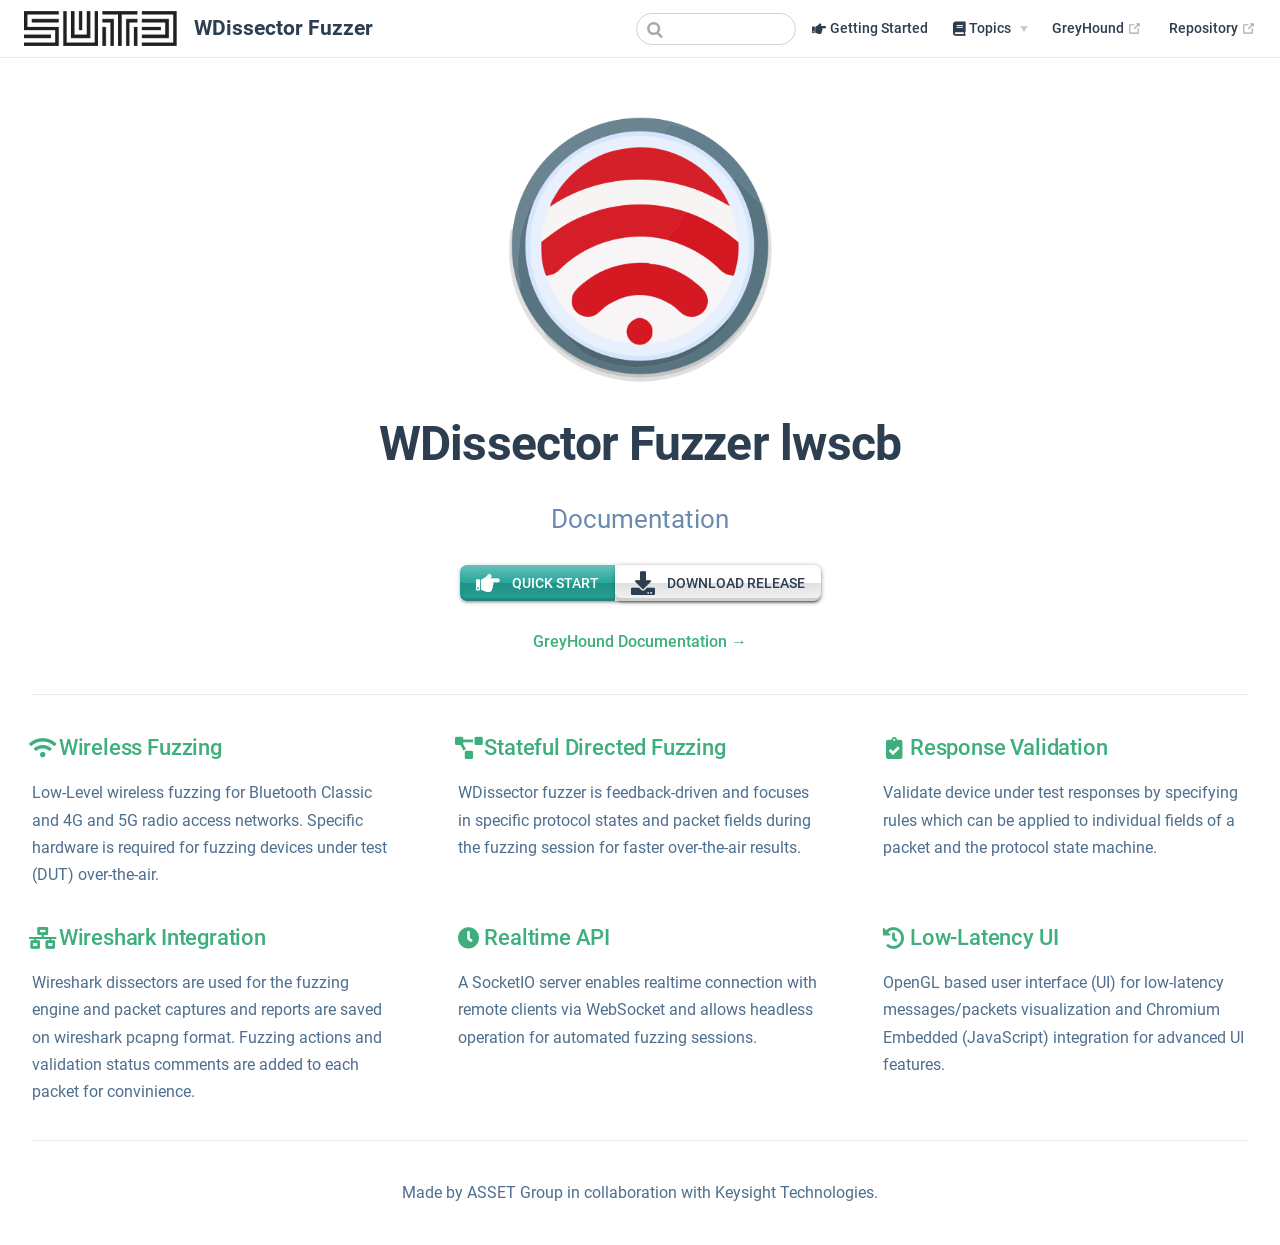
<file: BlueToolkit_updated/modules/tools/braktooth/docs/index.html>
<!DOCTYPE html>
<html lang="en-US">
  <head>
    <meta charset="utf-8">
    <meta name="viewport" content="width=device-width,initial-scale=1">
    <title>WDissector Fuzzer</title>
    <meta name="generator" content="VuePress 1.7.1">
    
    <meta name="description" content="WDissector Documentation">
    <meta name="theme-color" content="#3eaf7c">
    <meta name="apple-mobile-web-app-capable" content="yes">
    <meta name="apple-mobile-web-app-status-bar-style" content="black">
    
    <link rel="preload" href="./assets/css/0.styles.001d13a0.css" as="style"><link rel="preload" href="./assets/js/app.7ecfa696.js" as="script"><link rel="preload" href="./assets/js/4.08a88d60.js" as="script"><link rel="preload" href="./assets/js/2.d5d94738.js" as="script"><link rel="preload" href="./assets/js/13.3bc3efd3.js" as="script"><link rel="prefetch" href="./assets/js/10.5edaed6d.js"><link rel="prefetch" href="./assets/js/11.b8c9dfd1.js"><link rel="prefetch" href="./assets/js/12.2ea7fef2.js"><link rel="prefetch" href="./assets/js/14.4ddd348a.js"><link rel="prefetch" href="./assets/js/15.83b6893d.js"><link rel="prefetch" href="./assets/js/16.fe0be123.js"><link rel="prefetch" href="./assets/js/17.c4ee532a.js"><link rel="prefetch" href="./assets/js/18.16936339.js"><link rel="prefetch" href="./assets/js/19.fce7675c.js"><link rel="prefetch" href="./assets/js/20.4bab7b12.js"><link rel="prefetch" href="./assets/js/3.6df3d745.js"><link rel="prefetch" href="./assets/js/5.caad9e3c.js"><link rel="prefetch" href="./assets/js/6.66c8dffe.js"><link rel="prefetch" href="./assets/js/7.43f33b36.js"><link rel="prefetch" href="./assets/js/8.54cc6fb3.js"><link rel="prefetch" href="./assets/js/9.49b281b2.js">
    <link rel="stylesheet" href="./assets/css/0.styles.001d13a0.css">
  </head>
  <body>
    <div id="app" data-server-rendered="true"><div class="theme-container no-sidebar"><header class="navbar"><div class="sidebar-button"><svg xmlns="http://www.w3.org/2000/svg" aria-hidden="true" role="img" viewBox="0 0 448 512" class="icon"><path fill="currentColor" d="M436 124H12c-6.627 0-12-5.373-12-12V80c0-6.627 5.373-12 12-12h424c6.627 0 12 5.373 12 12v32c0 6.627-5.373 12-12 12zm0 160H12c-6.627 0-12-5.373-12-12v-32c0-6.627 5.373-12 12-12h424c6.627 0 12 5.373 12 12v32c0 6.627-5.373 12-12 12zm0 160H12c-6.627 0-12-5.373-12-12v-32c0-6.627 5.373-12 12-12h424c6.627 0 12 5.373 12 12v32c0 6.627-5.373 12-12 12z"></path></svg></div> <a href="./index.html" aria-current="page" class="home-link router-link-exact-active router-link-active"><img src="./sutd.png" alt="WDissector Fuzzer" class="logo"> <span class="site-name can-hide">WDissector Fuzzer</span></a> <div class="links"><div class="search-box"><input aria-label="Search" autocomplete="off" spellcheck="false" value=""> <!----></div> <nav class="nav-links can-hide"><div class="nav-item"><a href="./guide.html" class="nav-link"><q-icon name="fas fa-hand-point-right" style="font-size:0.98em;"></q-icon>
  Getting Started
</a></div><div class="nav-item"><div class="dropdown-wrapper"><button type="button" aria-label="Topics" class="dropdown-title"><span class="title"><q-icon name="fas fa-book" style="font-size:0.98em;"></q-icon>
    Topics</span> <span class="arrow down"></span></button> <button type="button" aria-label="Topics" class="mobile-dropdown-title"><span class="title"><q-icon name="fas fa-book" style="font-size:0.98em;"></q-icon>
    Topics</span> <span class="arrow right"></span></button> <ul class="nav-dropdown" style="display:none;"><li class="dropdown-item"><!----> <a href="./stacks.html" class="nav-link"><q-icon name="fas fa-layer-group" style="font-size:0.98em;"></q-icon>
  Protocol Stacks
</a></li><li class="dropdown-item"><!----> <a href="./fuzzers.html" class="nav-link"><q-icon name="fas fa-random" style="font-size:0.98em;"></q-icon>
  Fuzzers
</a></li><li class="dropdown-item"><!----> <a href="./drivers.html" class="nav-link"><q-icon name="fas fa-microchip" style="font-size:0.98em;"></q-icon>
  Drivers
</a></li><li class="dropdown-item"><!----> <a href="./api.html" class="nav-link"><q-icon name="fas fa-cloud" style="font-size:0.98em;"></q-icon>
  Web API
</a></li><li class="dropdown-item"><!----> <a href="./exploits.html" class="nav-link"><q-icon name="fas fa-radiation" style="font-size:0.98em;"></q-icon>
  Exploits
</a></li><li class="dropdown-item"><!----> <a href="./modules.html" class="nav-link"><q-icon name="fas fa-cube" style="font-size:0.98em;"></q-icon>
  Modules
</a></li><li class="dropdown-item"><!----> <a href="./architecture.html" class="nav-link"><q-icon name="fas fa-drafting-compass" style="font-size:0.98em;"></q-icon>
  Architecture
</a></li><li class="dropdown-item"><!----> <a href="./tutorials.html" class="nav-link"><q-icon name="fas fa-graduation-cap" style="font-size:0.98em;"></q-icon>
  Tutorials
</a></li><li class="dropdown-item"><!----> <a href="./licenses.html" class="nav-link"><q-icon name="fas fa-copyright" style="font-size:0.98em;"></q-icon>
  Licenses
</a></li><li class="dropdown-item"><!----> <a href="./todo.html" class="nav-link"><q-icon name="fas fa-tasks" style="font-size:0.98em;"></q-icon>
  Todo
</a></li></ul></div></div><div class="nav-item"><a href="./old_greyhound/index.html" target="_blank" rel="noopener noreferrer" class="nav-link external">
  GreyHound
  <span><svg xmlns="http://www.w3.org/2000/svg" aria-hidden="true" focusable="false" x="0px" y="0px" viewBox="0 0 100 100" width="15" height="15" class="icon outbound"><path fill="currentColor" d="M18.8,85.1h56l0,0c2.2,0,4-1.8,4-4v-32h-8v28h-48v-48h28v-8h-32l0,0c-2.2,0-4,1.8-4,4v56C14.8,83.3,16.6,85.1,18.8,85.1z"></path> <polygon fill="currentColor" points="45.7,48.7 51.3,54.3 77.2,28.5 77.2,37.2 85.2,37.2 85.2,14.9 62.8,14.9 62.8,22.9 71.5,22.9"></polygon></svg> <span class="sr-only">(opens new window)</span></span></a></div> <a href="https://gitlab.com/asset-sutd/software/wireless-deep-fuzzer/-/tree/wdissector" target="_blank" rel="noopener noreferrer" class="repo-link">
    Repository
    <span><svg xmlns="http://www.w3.org/2000/svg" aria-hidden="true" focusable="false" x="0px" y="0px" viewBox="0 0 100 100" width="15" height="15" class="icon outbound"><path fill="currentColor" d="M18.8,85.1h56l0,0c2.2,0,4-1.8,4-4v-32h-8v28h-48v-48h28v-8h-32l0,0c-2.2,0-4,1.8-4,4v56C14.8,83.3,16.6,85.1,18.8,85.1z"></path> <polygon fill="currentColor" points="45.7,48.7 51.3,54.3 77.2,28.5 77.2,37.2 85.2,37.2 85.2,14.9 62.8,14.9 62.8,22.9 71.5,22.9"></polygon></svg> <span class="sr-only">(opens new window)</span></span></a></nav></div></header> <div class="sidebar-mask"></div> <aside class="sidebar"><nav class="nav-links"><div class="nav-item"><a href="./guide.html" class="nav-link"><q-icon name="fas fa-hand-point-right" style="font-size:0.98em;"></q-icon>
  Getting Started
</a></div><div class="nav-item"><div class="dropdown-wrapper"><button type="button" aria-label="Topics" class="dropdown-title"><span class="title"><q-icon name="fas fa-book" style="font-size:0.98em;"></q-icon>
    Topics</span> <span class="arrow down"></span></button> <button type="button" aria-label="Topics" class="mobile-dropdown-title"><span class="title"><q-icon name="fas fa-book" style="font-size:0.98em;"></q-icon>
    Topics</span> <span class="arrow right"></span></button> <ul class="nav-dropdown" style="display:none;"><li class="dropdown-item"><!----> <a href="./stacks.html" class="nav-link"><q-icon name="fas fa-layer-group" style="font-size:0.98em;"></q-icon>
  Protocol Stacks
</a></li><li class="dropdown-item"><!----> <a href="./fuzzers.html" class="nav-link"><q-icon name="fas fa-random" style="font-size:0.98em;"></q-icon>
  Fuzzers
</a></li><li class="dropdown-item"><!----> <a href="./drivers.html" class="nav-link"><q-icon name="fas fa-microchip" style="font-size:0.98em;"></q-icon>
  Drivers
</a></li><li class="dropdown-item"><!----> <a href="./api.html" class="nav-link"><q-icon name="fas fa-cloud" style="font-size:0.98em;"></q-icon>
  Web API
</a></li><li class="dropdown-item"><!----> <a href="./exploits.html" class="nav-link"><q-icon name="fas fa-radiation" style="font-size:0.98em;"></q-icon>
  Exploits
</a></li><li class="dropdown-item"><!----> <a href="./modules.html" class="nav-link"><q-icon name="fas fa-cube" style="font-size:0.98em;"></q-icon>
  Modules
</a></li><li class="dropdown-item"><!----> <a href="./architecture.html" class="nav-link"><q-icon name="fas fa-drafting-compass" style="font-size:0.98em;"></q-icon>
  Architecture
</a></li><li class="dropdown-item"><!----> <a href="./tutorials.html" class="nav-link"><q-icon name="fas fa-graduation-cap" style="font-size:0.98em;"></q-icon>
  Tutorials
</a></li><li class="dropdown-item"><!----> <a href="./licenses.html" class="nav-link"><q-icon name="fas fa-copyright" style="font-size:0.98em;"></q-icon>
  Licenses
</a></li><li class="dropdown-item"><!----> <a href="./todo.html" class="nav-link"><q-icon name="fas fa-tasks" style="font-size:0.98em;"></q-icon>
  Todo
</a></li></ul></div></div><div class="nav-item"><a href="./old_greyhound/index.html" target="_blank" rel="noopener noreferrer" class="nav-link external">
  GreyHound
  <span><svg xmlns="http://www.w3.org/2000/svg" aria-hidden="true" focusable="false" x="0px" y="0px" viewBox="0 0 100 100" width="15" height="15" class="icon outbound"><path fill="currentColor" d="M18.8,85.1h56l0,0c2.2,0,4-1.8,4-4v-32h-8v28h-48v-48h28v-8h-32l0,0c-2.2,0-4,1.8-4,4v56C14.8,83.3,16.6,85.1,18.8,85.1z"></path> <polygon fill="currentColor" points="45.7,48.7 51.3,54.3 77.2,28.5 77.2,37.2 85.2,37.2 85.2,14.9 62.8,14.9 62.8,22.9 71.5,22.9"></polygon></svg> <span class="sr-only">(opens new window)</span></span></a></div> <a href="https://gitlab.com/asset-sutd/software/wireless-deep-fuzzer/-/tree/wdissector" target="_blank" rel="noopener noreferrer" class="repo-link">
    Repository
    <span><svg xmlns="http://www.w3.org/2000/svg" aria-hidden="true" focusable="false" x="0px" y="0px" viewBox="0 0 100 100" width="15" height="15" class="icon outbound"><path fill="currentColor" d="M18.8,85.1h56l0,0c2.2,0,4-1.8,4-4v-32h-8v28h-48v-48h28v-8h-32l0,0c-2.2,0-4,1.8-4,4v56C14.8,83.3,16.6,85.1,18.8,85.1z"></path> <polygon fill="currentColor" points="45.7,48.7 51.3,54.3 77.2,28.5 77.2,37.2 85.2,37.2 85.2,14.9 62.8,14.9 62.8,22.9 71.5,22.9"></polygon></svg> <span class="sr-only">(opens new window)</span></span></a></nav>  <ul class="sidebar-links"><li><section class="sidebar-group depth-0"><p class="sidebar-heading open"><span>Topics</span> <!----></p> <ul class="sidebar-links sidebar-group-items"><li><a href="./index.html" aria-current="page" class="active sidebar-link">Home</a></li><li><a href="./guide.html" class="sidebar-link">⏩ Quick Start Guide</a></li><li><a href="./stacks.html" class="sidebar-link">✉️ Protocol Stacks</a></li><li><a href="./fuzzers.html" class="sidebar-link">🔀 Fuzzers</a></li><li><a href="./drivers.html" class="sidebar-link">⚙️ Interface Drivers and Hardware Support</a></li><li><a href="./api.html" class="sidebar-link">☁️ Web API</a></li><li><a href="./exploits.html" class="sidebar-link">☢️ Exploits</a></li><li><a href="./modules.html" class="sidebar-link">📦 Modules</a></li><li><a href="./architecture.html" class="sidebar-link">📐 Architecture</a></li><li><a href="./tutorials.html" class="sidebar-link">📖 Tutorials</a></li><li><a href="./licenses.html" class="sidebar-link">©️ Licenses</a></li><li><a href="./todo.html" class="sidebar-link">📋 Todo List</a></li></ul></section></li></ul> </aside> <main aria-labelledby="main-title" class="home"><header class="hero"><img src="logo.png" alt="hero"> <h1 id="main-title"><div class="v-scrollin">  </div></h1> <p class="description">
      Documentation
    </p> <p class="action"><q-btn-group push=""><q-btn push="" label="Quick Start" glossy="" icon="fas fa-hand-point-right" color="secondary" to="/guide/"></q-btn> <a href="https://gitlab.com/asset-sutd/software/wireless-deep-fuzzer/-/jobs/artifacts/wdissector/download?job=release" style="color:inherit;text-decoration:inherit;font-weight:inherit;"><q-btn push="" glossy="" label="Download Release" icon="fas fa-download"></q-btn></a></q-btn-group></p></header> <!----> <div class="theme-default-content custom content__default"><div class="home-link external" style="text-align:center;"><a href="./old_greyhound/index.html" target="_blank">
    GreyHound Documentation →
  </a></div> <div class="features"><div class="feature"><h2><a><q-icon name="fas fa-wifi" style="font-size:0.98em;"></q-icon>
        Wireless Fuzzing
      </a></h2> <p>Low-Level wireless fuzzing for Bluetooth Classic and 4G and 5G radio access networks. Specific hardware is required for fuzzing devices under test (DUT) over-the-air.</p></div><div class="feature"><h2><a><q-icon name="fas fa-project-diagram" style="font-size:0.98em;"></q-icon>
        Stateful Directed Fuzzing
      </a></h2> <p>WDissector fuzzer is feedback-driven and focuses in specific protocol states and packet fields during the fuzzing session for faster over-the-air results.</p></div><div class="feature"><h2><a><q-icon name="fas fa-clipboard-check" style="font-size:0.98em;"></q-icon>
        Response Validation
      </a></h2> <p>Validate device under test responses by specifying rules which can be applied to individual fields of a packet and the protocol state machine.</p></div><div class="feature"><h2><a><q-icon name="fas fa-network-wired" style="font-size:0.98em;"></q-icon>
        Wireshark Integration
      </a></h2> <p>Wireshark dissectors are used for the fuzzing engine and packet captures and reports are saved on wireshark pcapng format. Fuzzing actions and validation status comments are added to each packet for convinience.</p></div><div class="feature"><h2><a><q-icon name="fas fa-clock" style="font-size:0.98em;"></q-icon>
        Realtime API
      </a></h2> <p>A SocketIO server enables realtime connection with remote clients via WebSocket and allows headless operation for automated fuzzing sessions.</p></div><div class="feature"><h2><a><q-icon name="fas fa-history" style="font-size:0.98em;"></q-icon>
        Low-Latency UI
      </a></h2> <p>OpenGL based user interface (UI) for low-latency messages/packets visualization and Chromium Embedded (JavaScript) integration for advanced UI features.</p></div></div></div> <div class="footer">
    Made by ASSET Group in collaboration with Keysight Technologies.
  </div></main></div><div class="global-ui"></div></div>
    <script src="./assets/js/app.7ecfa696.js" defer></script><script src="./assets/js/4.08a88d60.js" defer></script><script src="./assets/js/2.d5d94738.js" defer></script><script src="./assets/js/13.3bc3efd3.js" defer></script>
  </body>
</html>
</file>
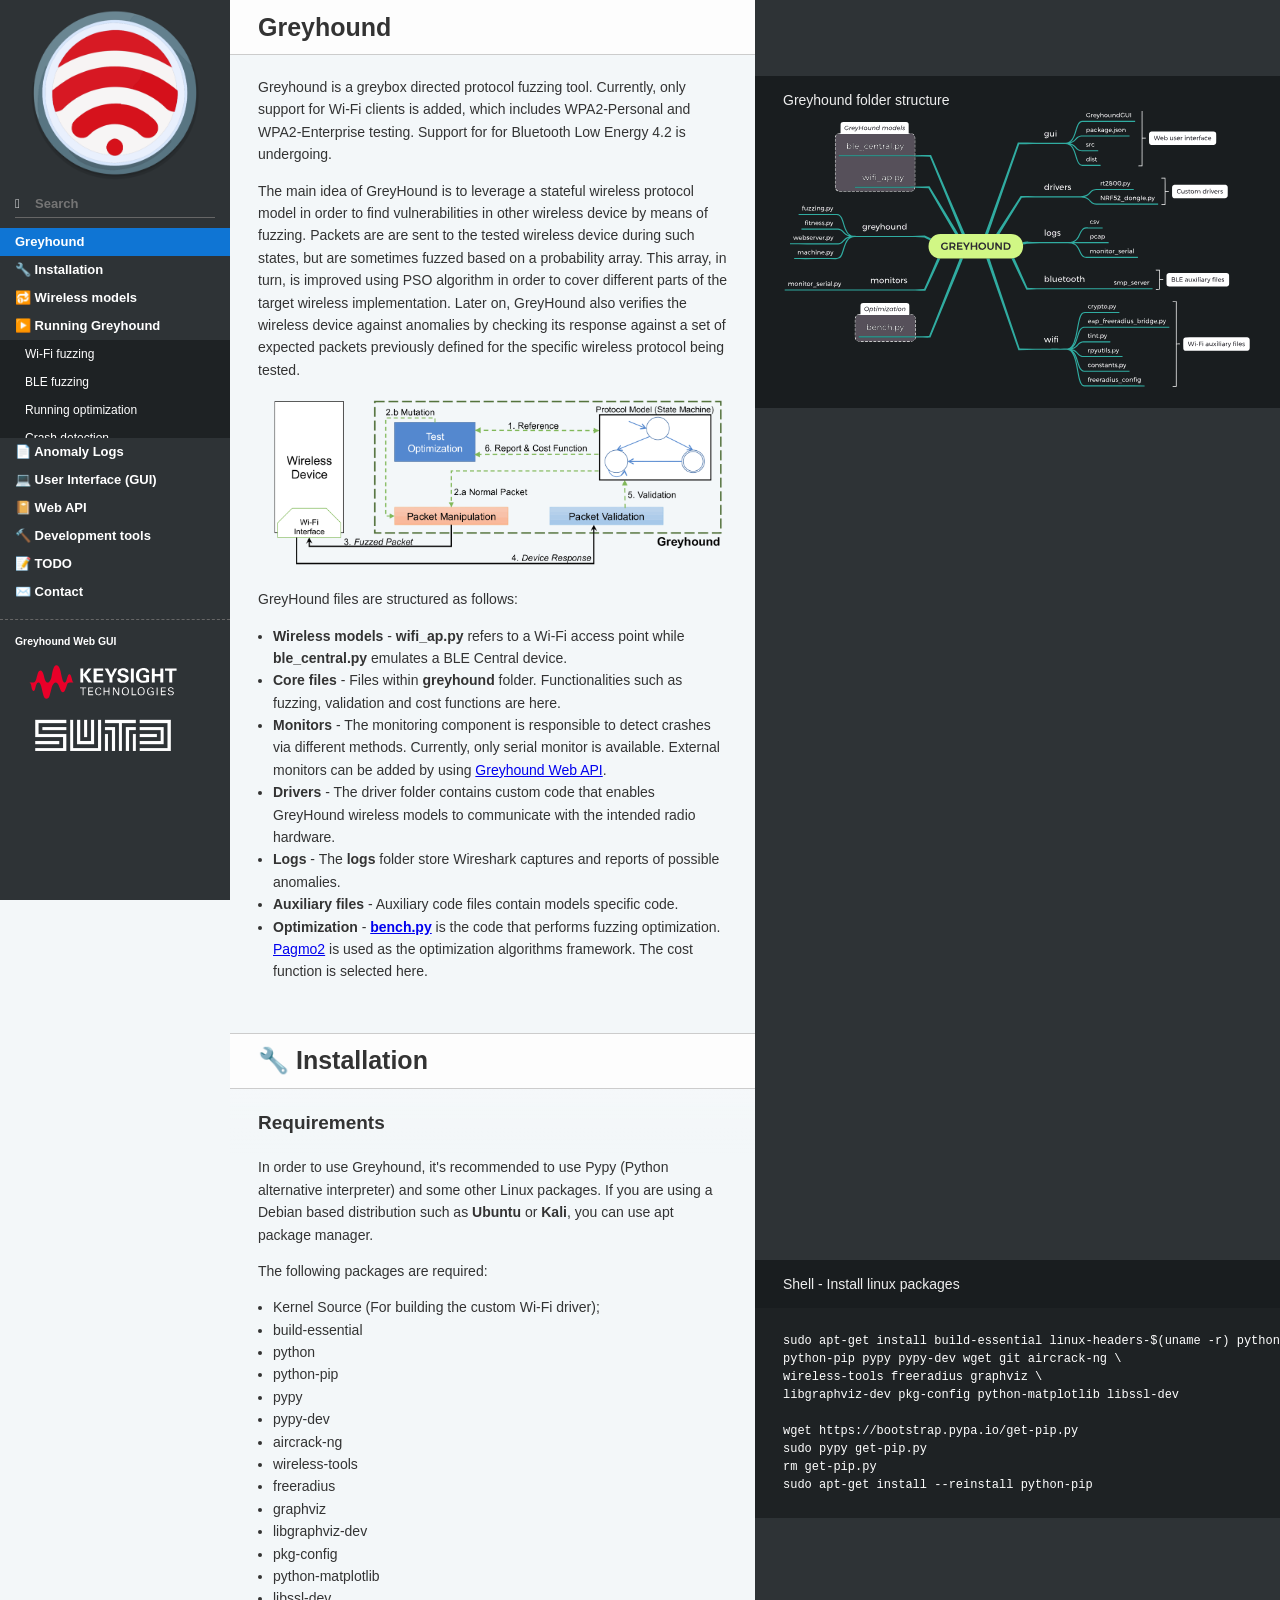
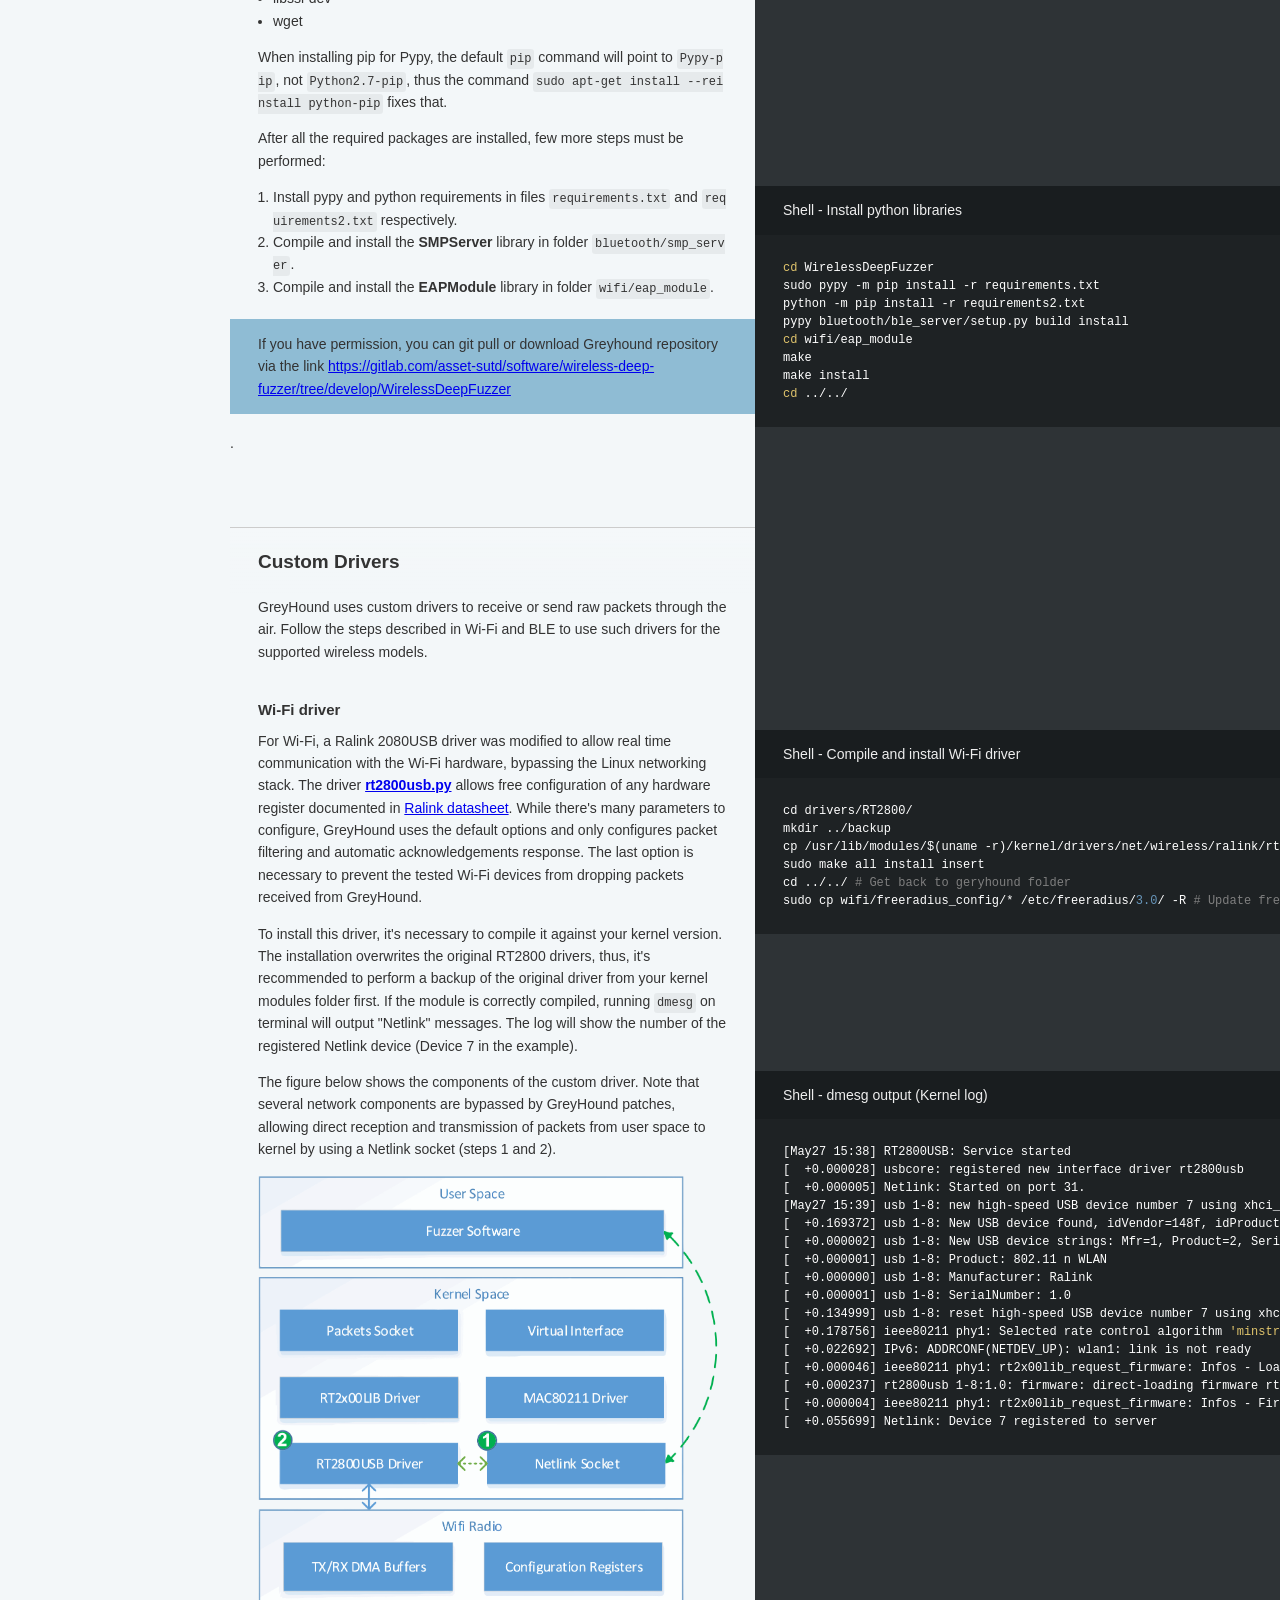
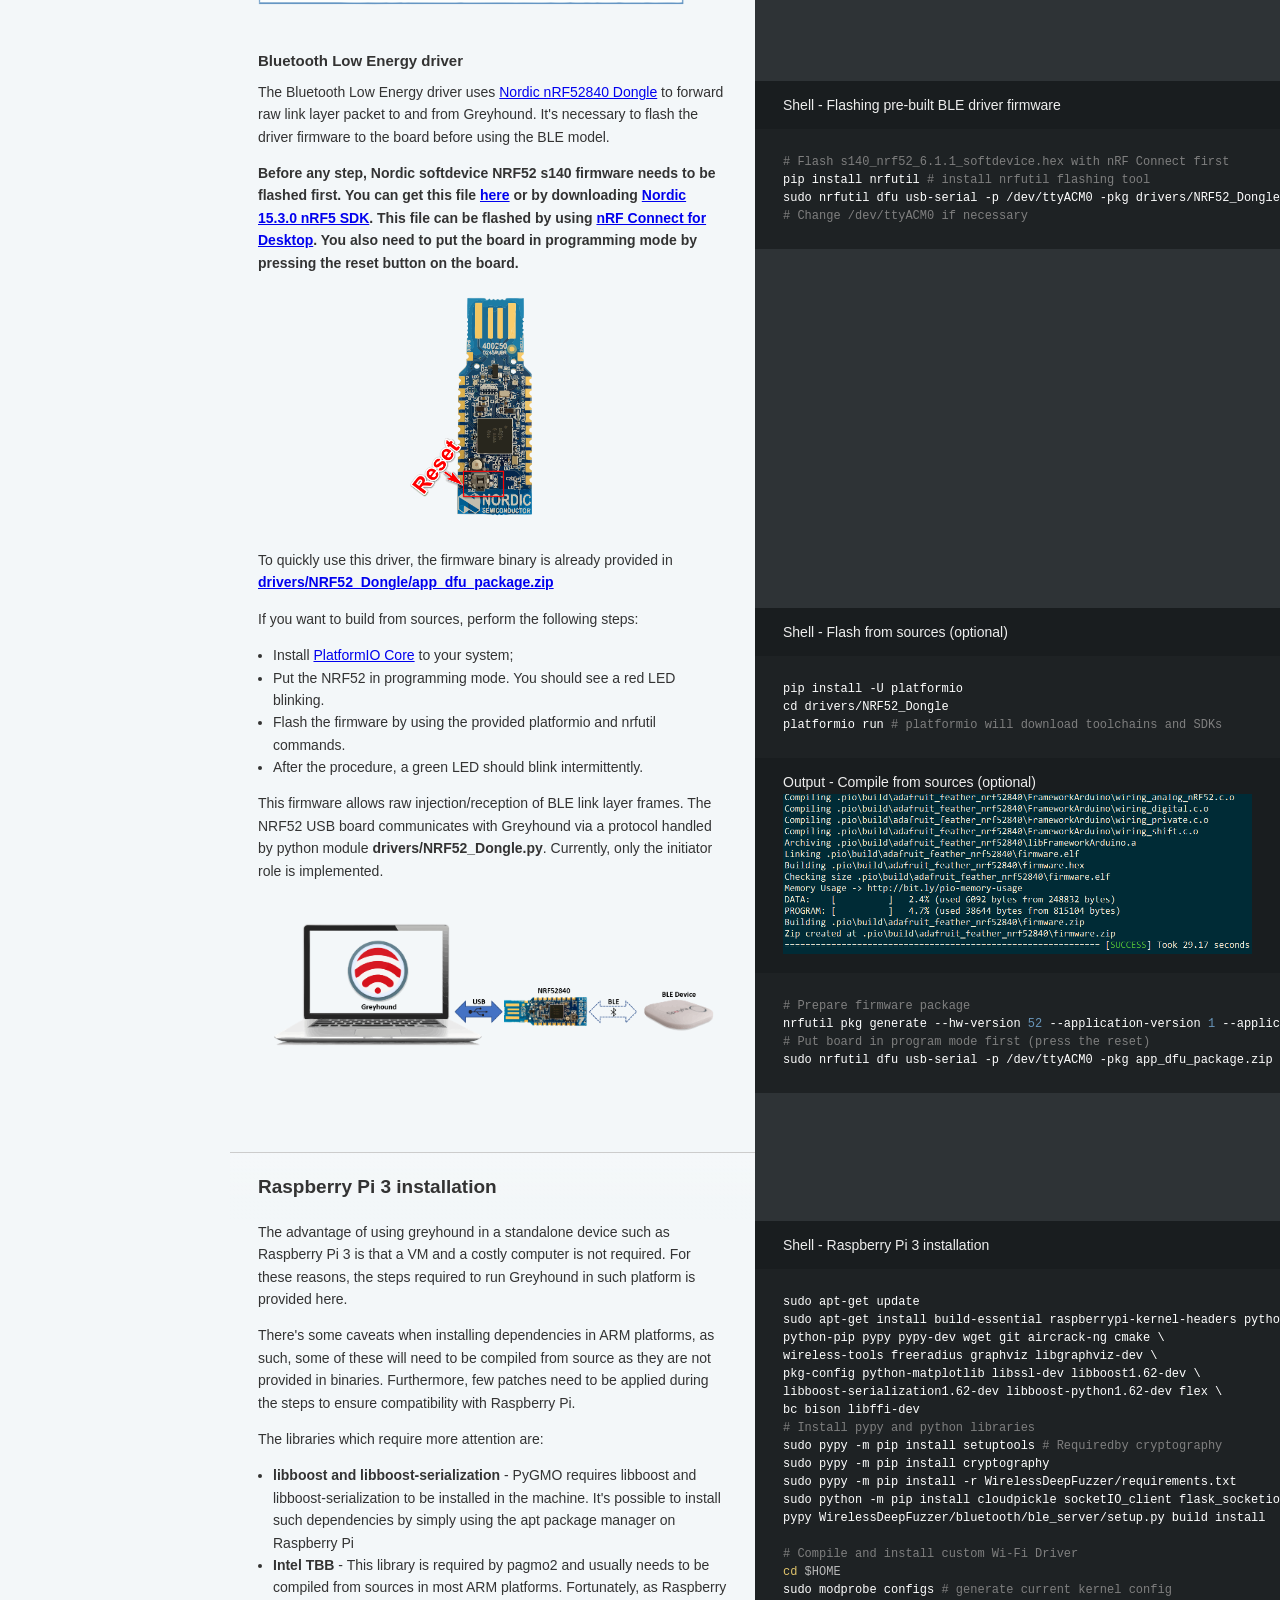
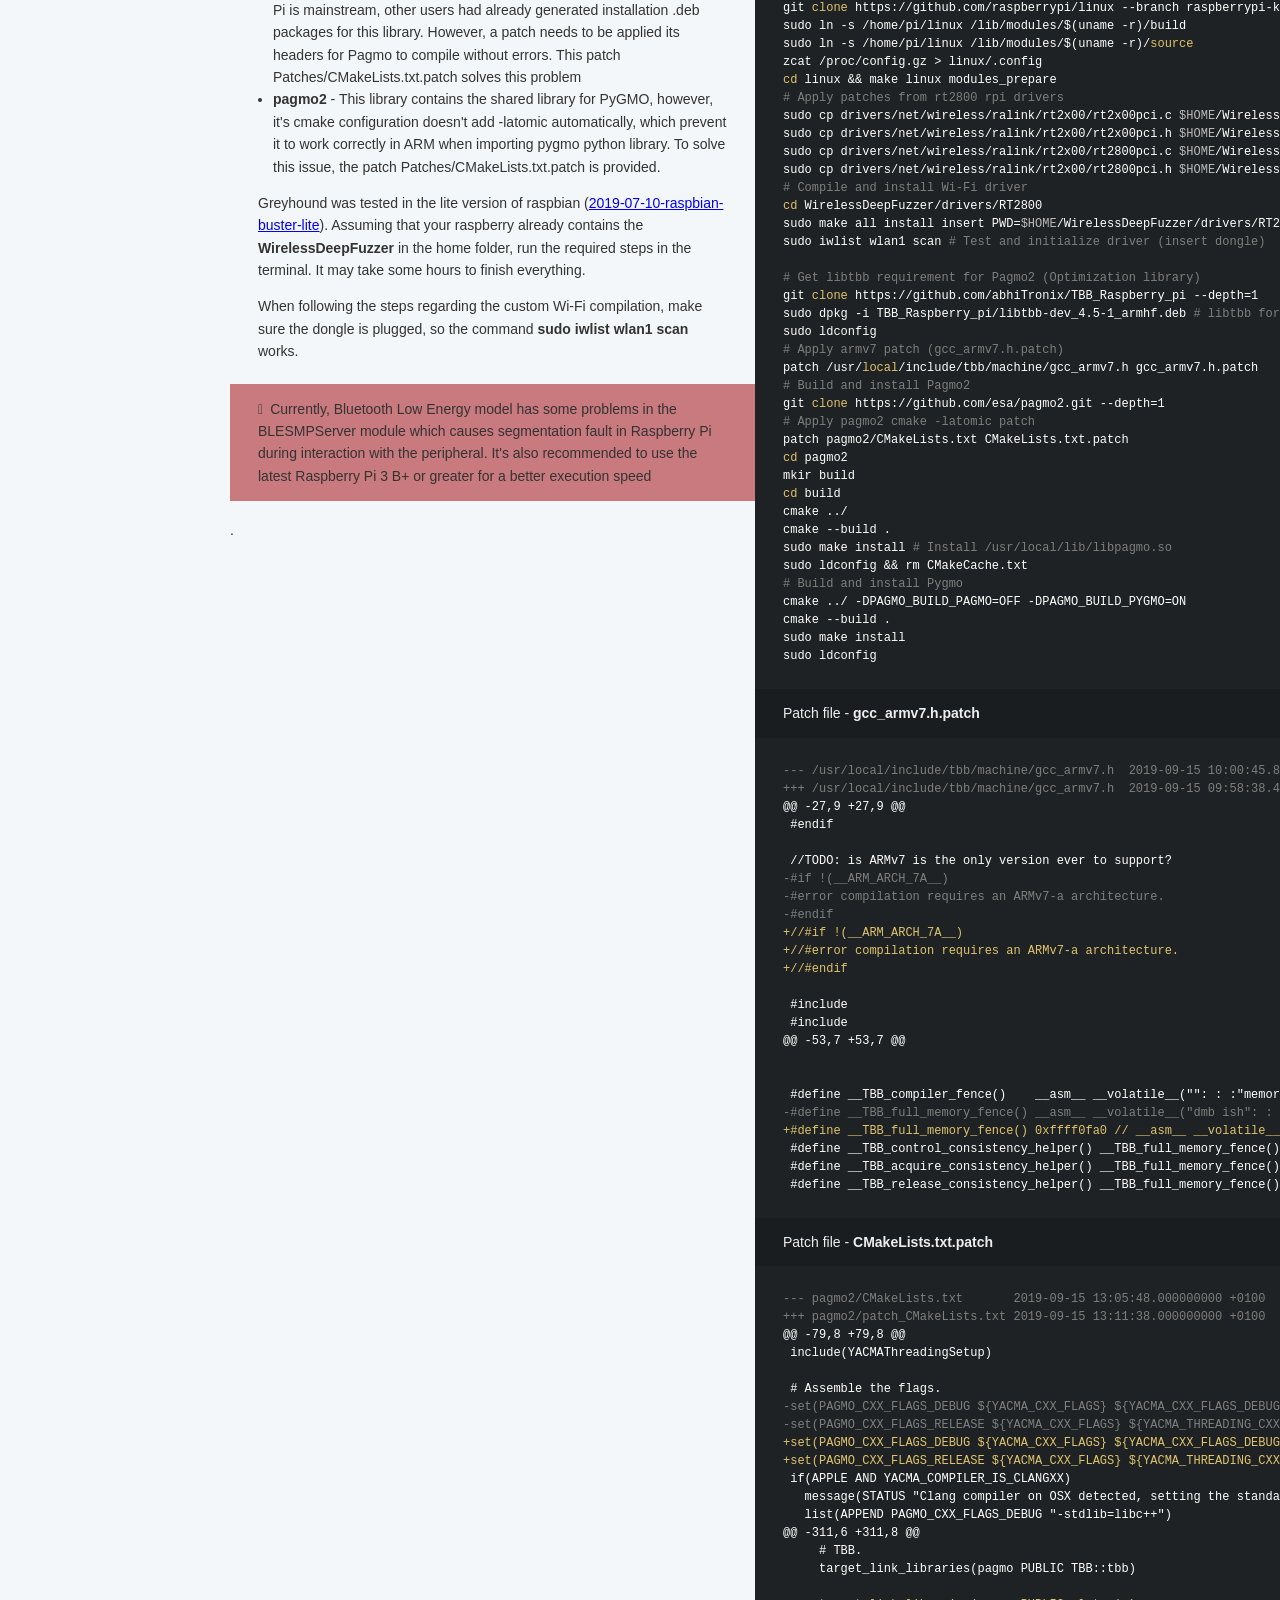
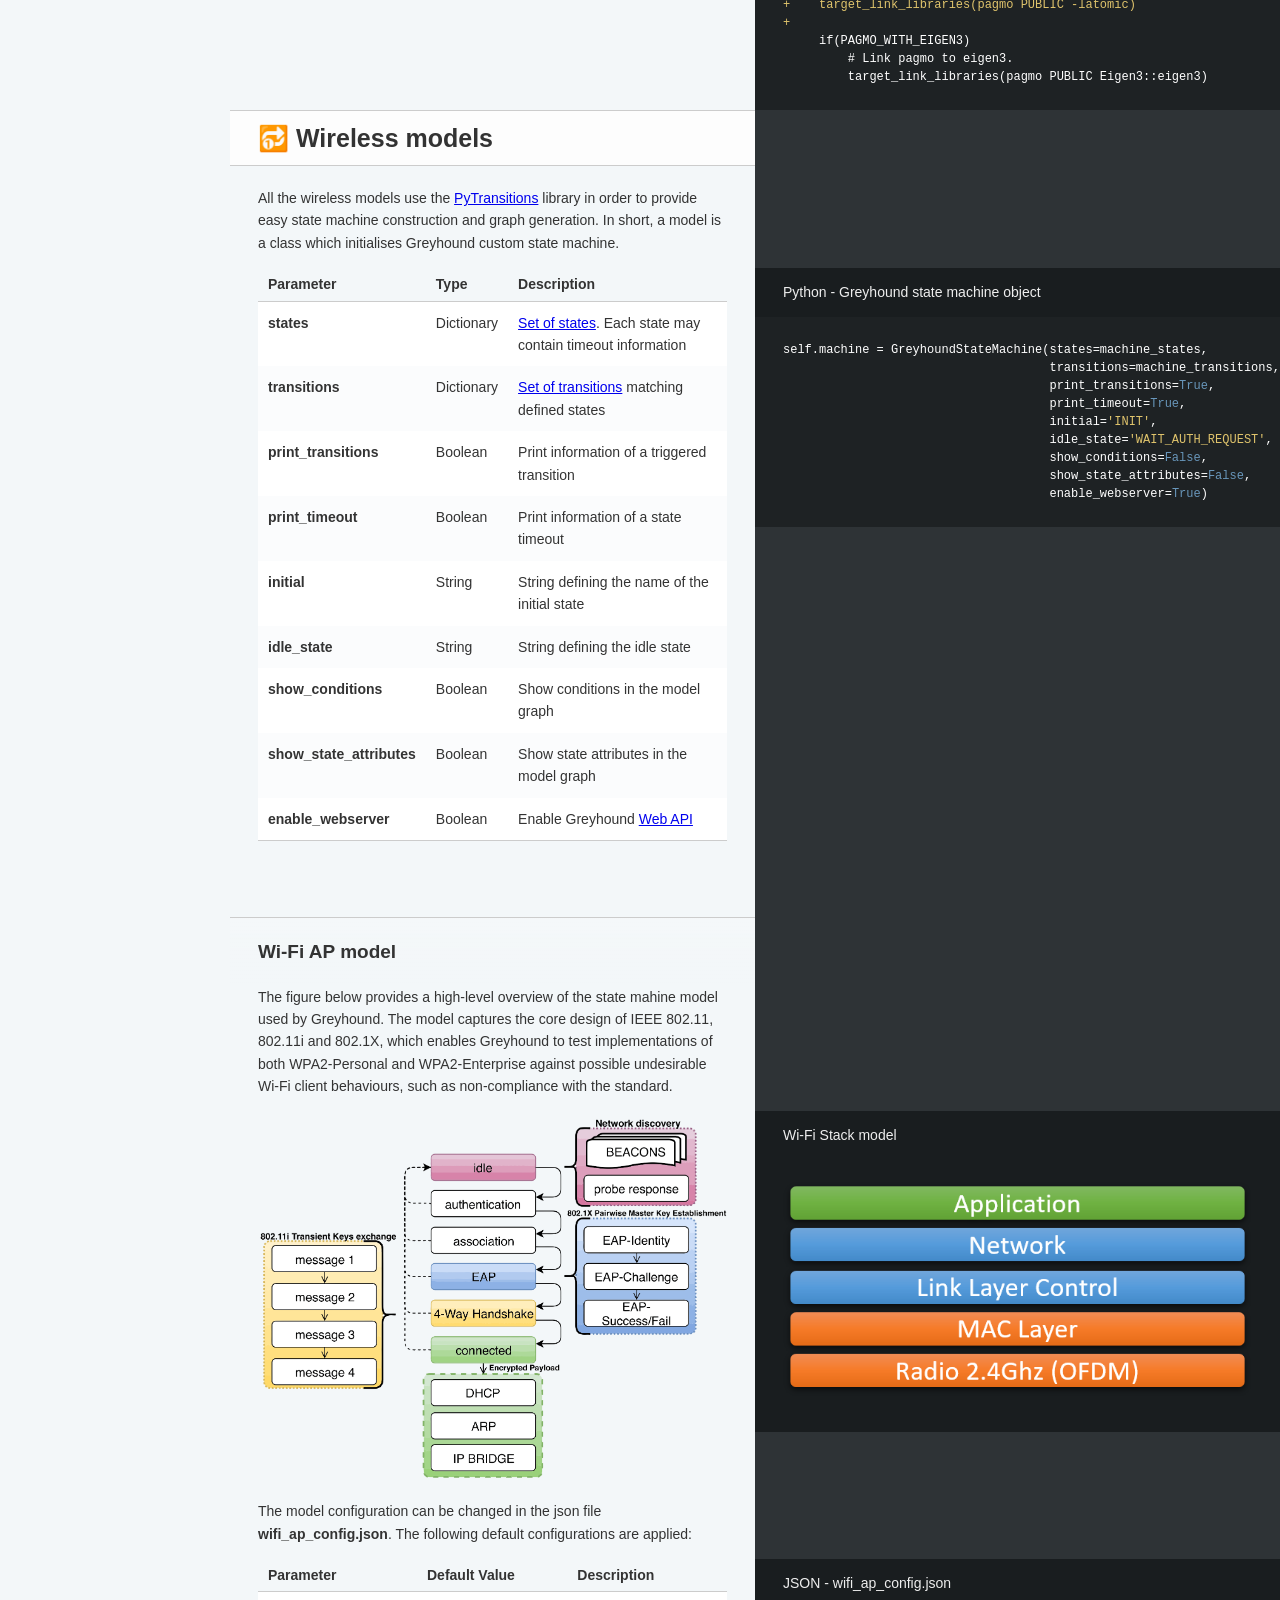
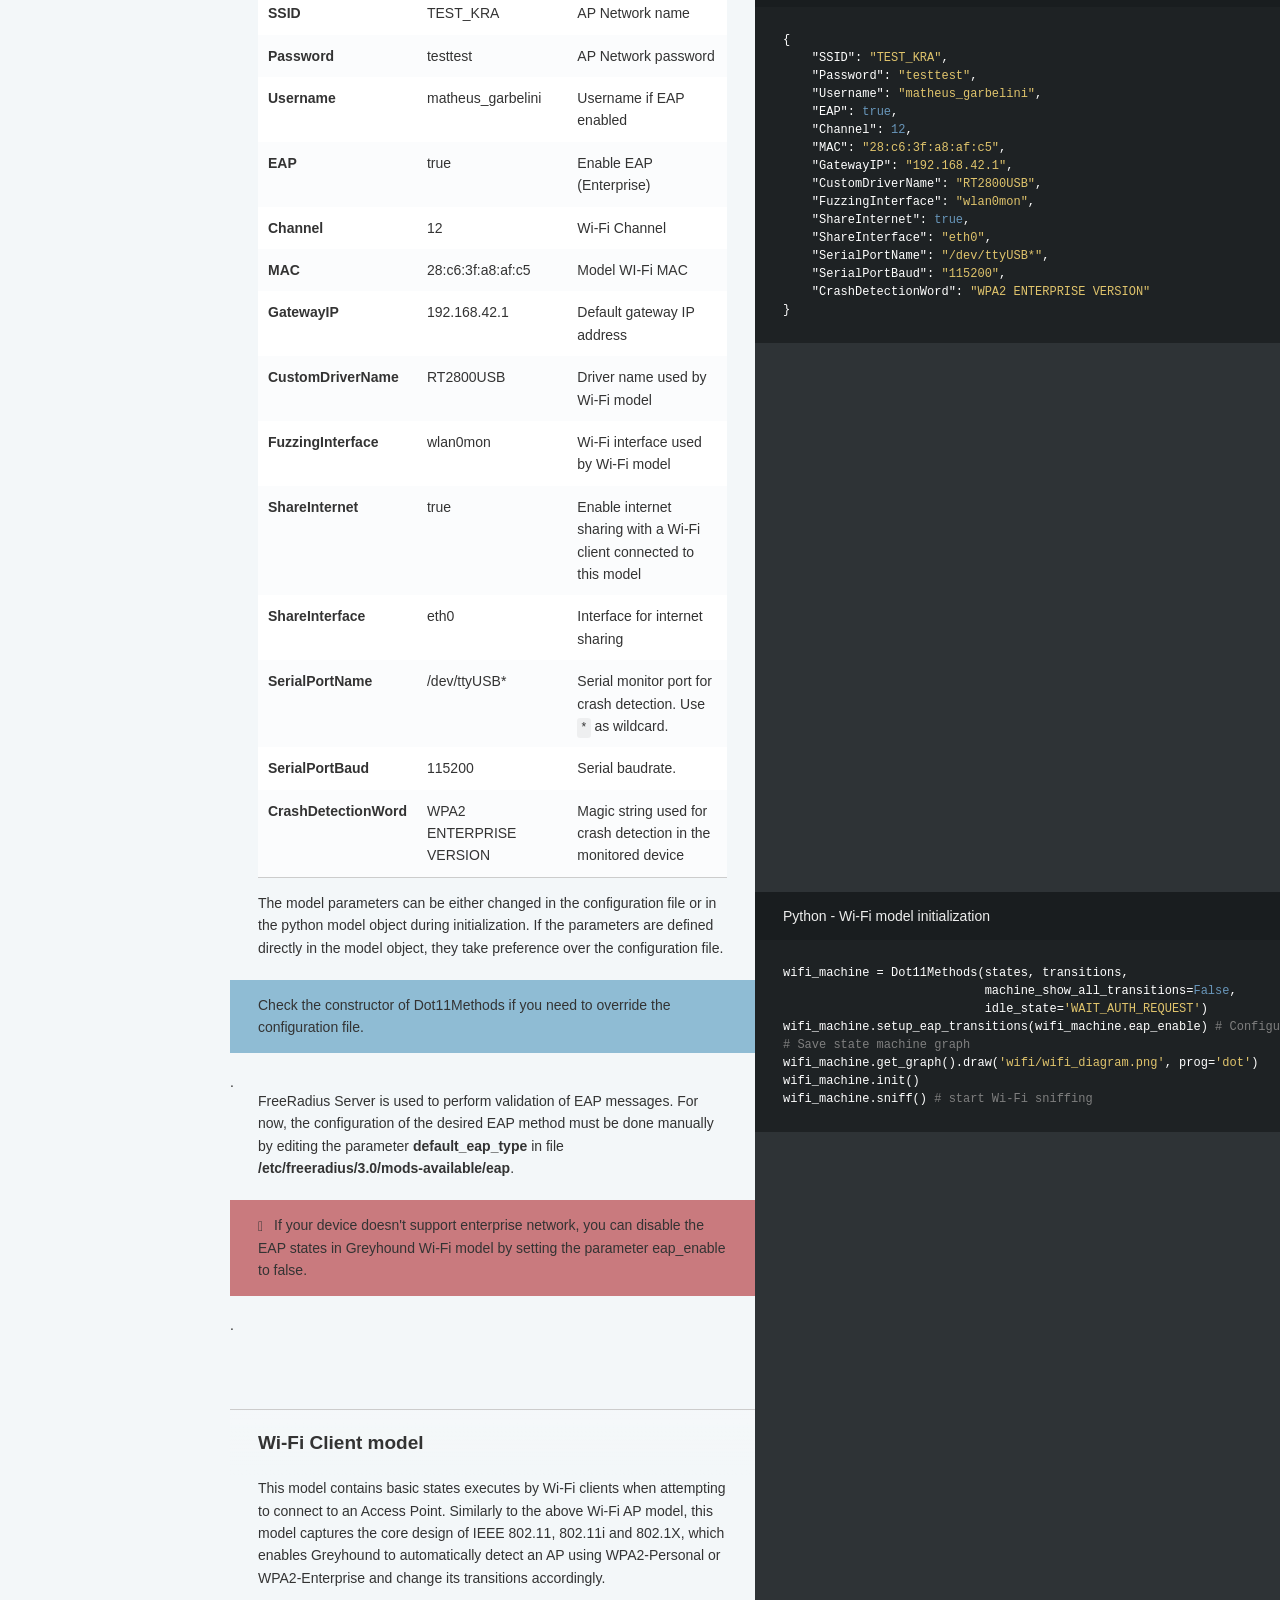
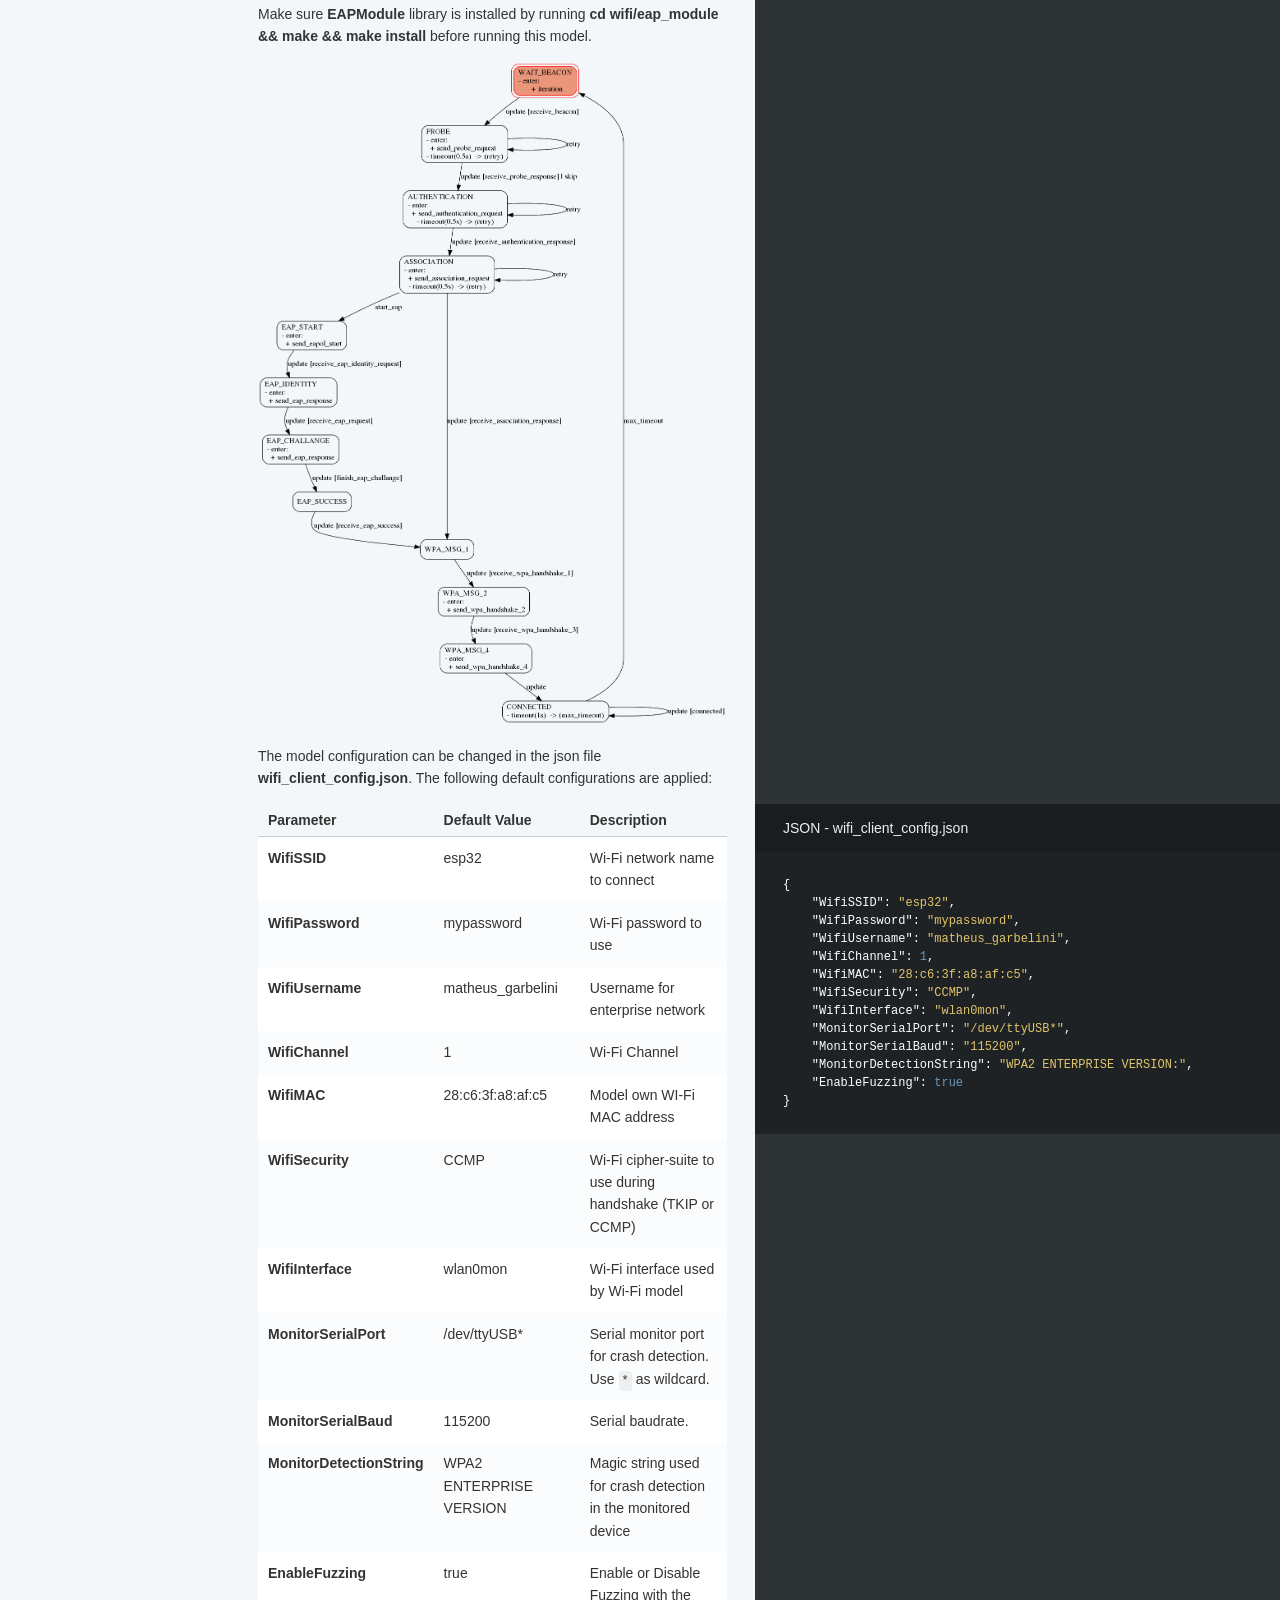
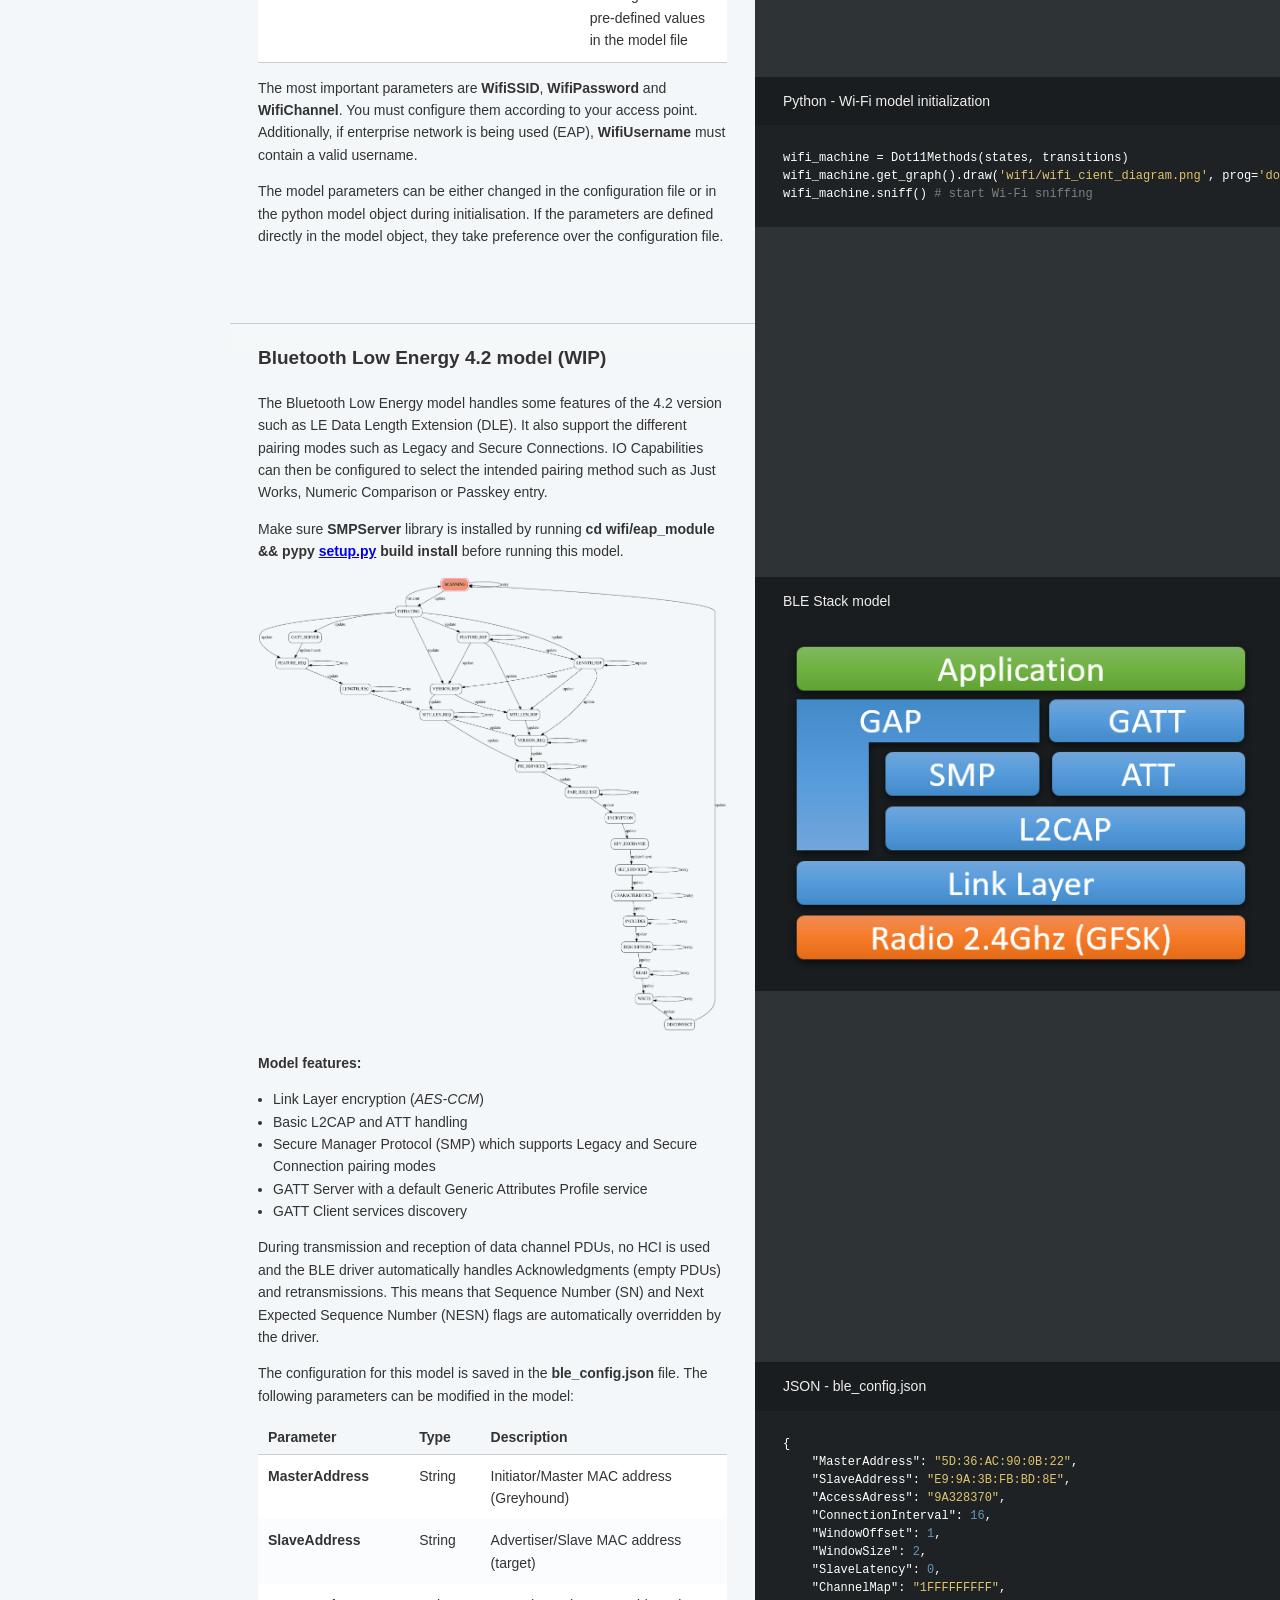
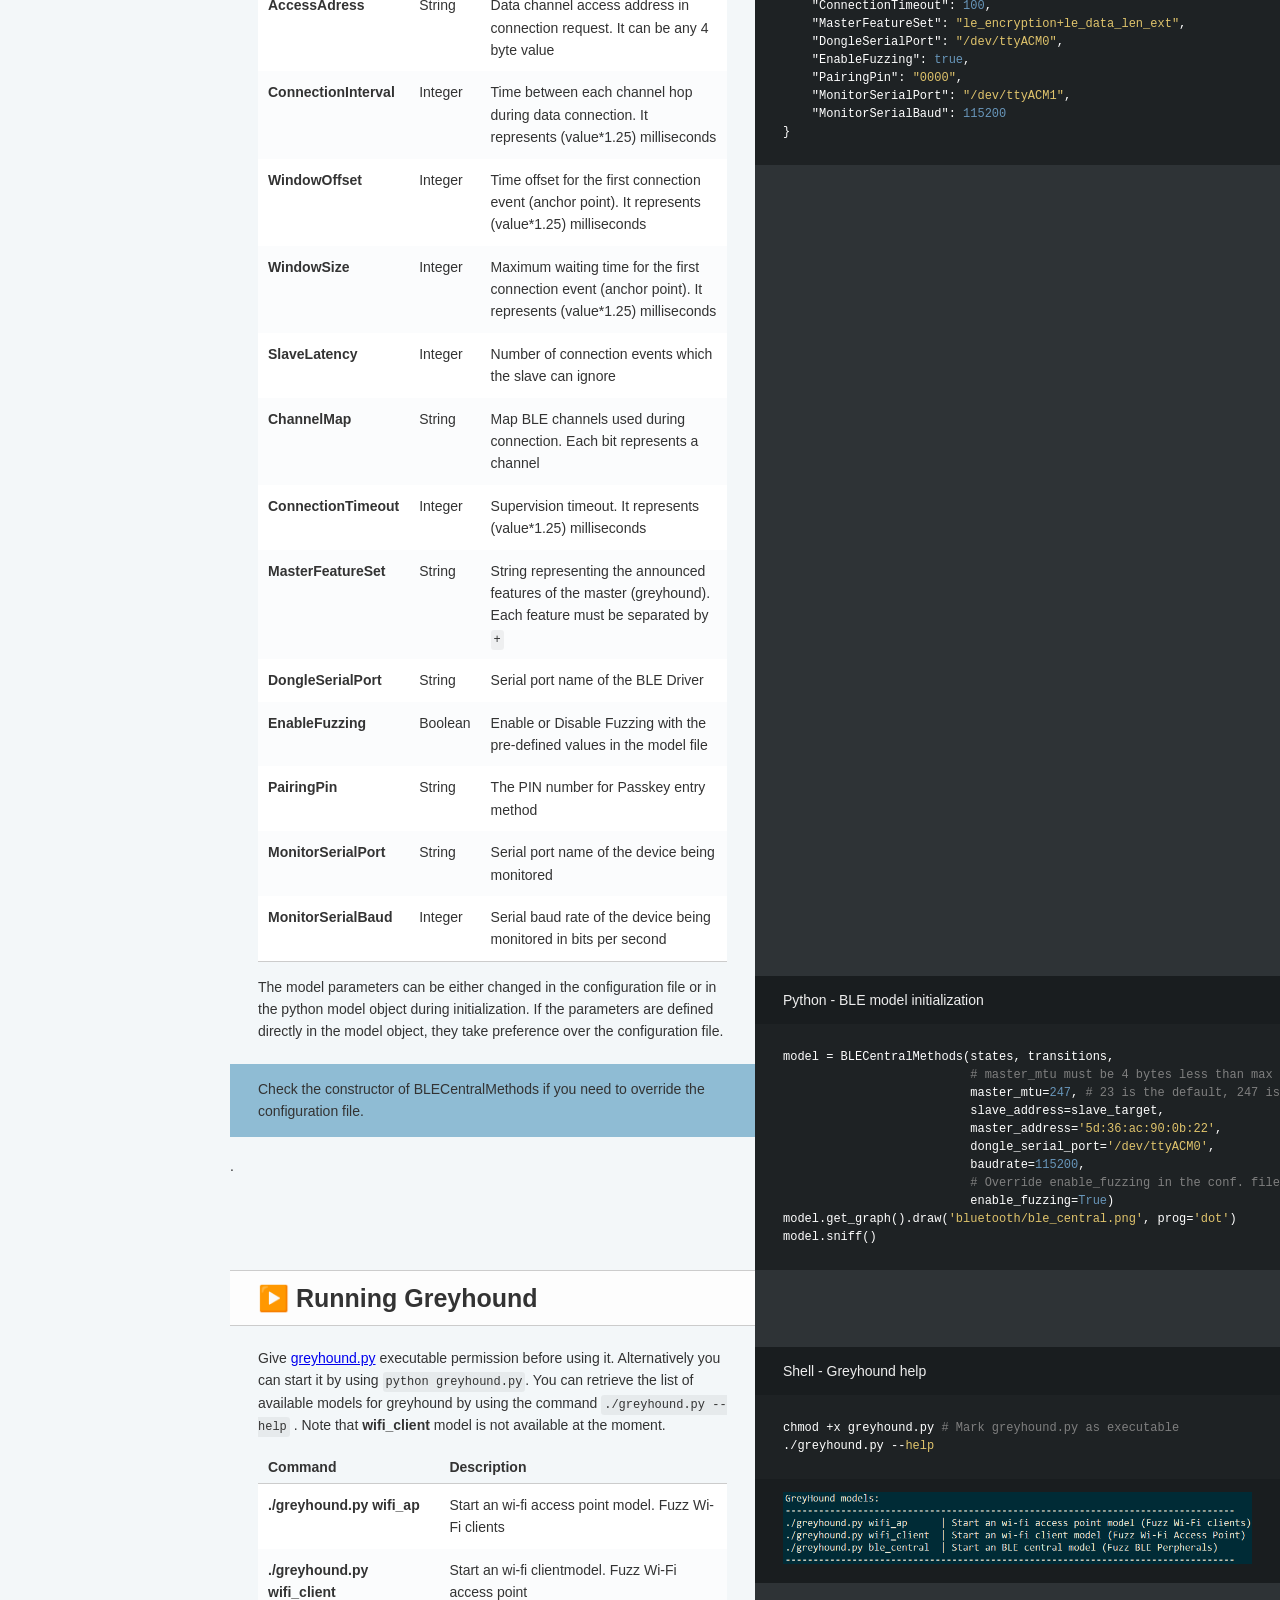
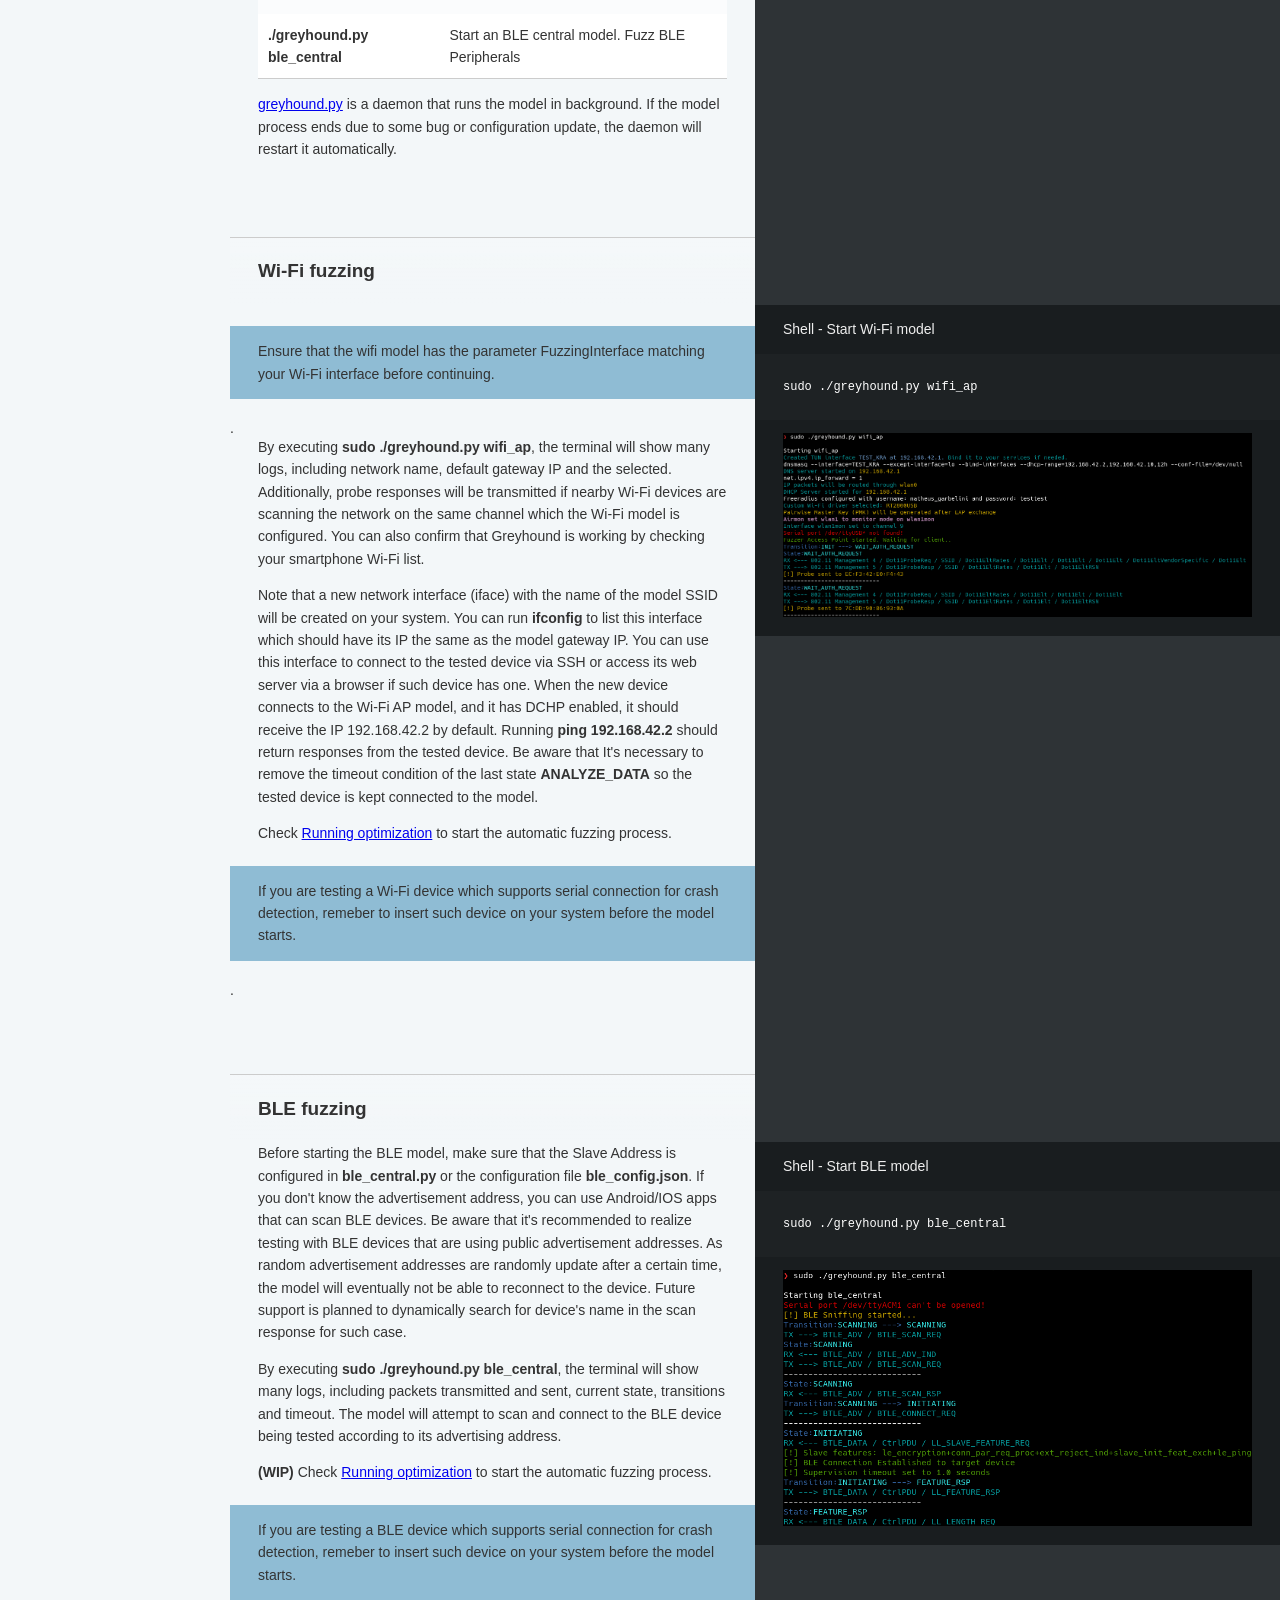
<file: BlueToolkit_updated/modules/tools/braktooth/docs/old_greyhound/index.html>
<!doctype html>
<html lang="en">
  <head>
    <meta charset="utf-8">
    <meta content="IE=edge,chrome=1" http-equiv="X-UA-Compatible">
    <meta name="viewport" content="width=device-width, initial-scale=1, maximum-scale=1">
    <title>Greyhound</title>

    <style>
    </style>
    <style media="screen">/*! normalize.css v3.0.2 | MIT License | git.io/normalize */
/**
 * 1. Set default font family to sans-serif.
 * 2. Prevent iOS text size adjust after orientation change, without disabling
 *    user zoom.
 */
html {
  font-family: sans-serif;
  /* 1 */
  -ms-text-size-adjust: 100%;
  /* 2 */
  -webkit-text-size-adjust: 100%;
  /* 2 */ }

/**
 * Remove default margin.
 */
body {
  margin: 0; }

/* HTML5 display definitions
   ========================================================================== */
/**
 * Correct `block` display not defined for any HTML5 element in IE 8/9.
 * Correct `block` display not defined for `details` or `summary` in IE 10/11
 * and Firefox.
 * Correct `block` display not defined for `main` in IE 11.
 */
article,
aside,
details,
figcaption,
figure,
footer,
header,
hgroup,
main,
menu,
nav,
section,
summary {
  display: block; }

/**
 * 1. Correct `inline-block` display not defined in IE 8/9.
 * 2. Normalize vertical alignment of `progress` in Chrome, Firefox, and Opera.
 */
audio,
canvas,
progress,
video {
  display: inline-block;
  /* 1 */
  vertical-align: baseline;
  /* 2 */ }

/**
 * Prevent modern browsers from displaying `audio` without controls.
 * Remove excess height in iOS 5 devices.
 */
audio:not([controls]) {
  display: none;
  height: 0; }

/**
 * Address `[hidden]` styling not present in IE 8/9/10.
 * Hide the `template` element in IE 8/9/11, Safari, and Firefox < 22.
 */
[hidden],
template {
  display: none; }

/* Links
   ========================================================================== */
/**
 * Remove the gray background color from active links in IE 10.
 */
a {
  background-color: transparent; }

/**
 * Improve readability when focused and also mouse hovered in all browsers.
 */
a:active,
a:hover {
  outline: 0; }

/* Text-level semantics
   ========================================================================== */
/**
 * Address styling not present in IE 8/9/10/11, Safari, and Chrome.
 */
abbr[title] {
  border-bottom: 1px dotted; }

/**
 * Address style set to `bolder` in Firefox 4+, Safari, and Chrome.
 */
b,
strong {
  font-weight: bold; }

/**
 * Address styling not present in Safari and Chrome.
 */
dfn {
  font-style: italic; }

/**
 * Address variable `h1` font-size and margin within `section` and `article`
 * contexts in Firefox 4+, Safari, and Chrome.
 */
h1 {
  font-size: 2em;
  margin: 0.67em 0; }

/**
 * Address styling not present in IE 8/9.
 */
mark {
  background: #ff0;
  color: #000; }

/**
 * Address inconsistent and variable font size in all browsers.
 */
small {
  font-size: 80%; }

/**
 * Prevent `sub` and `sup` affecting `line-height` in all browsers.
 */
sub,
sup {
  font-size: 75%;
  line-height: 0;
  position: relative;
  vertical-align: baseline; }

sup {
  top: -0.5em; }

sub {
  bottom: -0.25em; }

/* Embedded content
   ========================================================================== */
/**
 * Remove border when inside `a` element in IE 8/9/10.
 */
img {
  border: 0; }

/**
 * Correct overflow not hidden in IE 9/10/11.
 */
svg:not(:root) {
  overflow: hidden; }

/* Grouping content
   ========================================================================== */
/**
 * Address margin not present in IE 8/9 and Safari.
 */
figure {
  margin: 1em 40px; }

/**
 * Address differences between Firefox and other browsers.
 */
hr {
  -moz-box-sizing: content-box;
  box-sizing: content-box;
  height: 0; }

/**
 * Contain overflow in all browsers.
 */
pre {
  overflow: auto; }

/**
 * Address odd `em`-unit font size rendering in all browsers.
 */
code,
kbd,
pre,
samp {
  font-family: monospace, monospace;
  font-size: 1em; }

/* Forms
   ========================================================================== */
/**
 * Known limitation: by default, Chrome and Safari on OS X allow very limited
 * styling of `select`, unless a `border` property is set.
 */
/**
 * 1. Correct color not being inherited.
 *    Known issue: affects color of disabled elements.
 * 2. Correct font properties not being inherited.
 * 3. Address margins set differently in Firefox 4+, Safari, and Chrome.
 */
button,
input,
optgroup,
select,
textarea {
  color: inherit;
  /* 1 */
  font: inherit;
  /* 2 */
  margin: 0;
  /* 3 */ }

/**
 * Address `overflow` set to `hidden` in IE 8/9/10/11.
 */
button {
  overflow: visible; }

/**
 * Address inconsistent `text-transform` inheritance for `button` and `select`.
 * All other form control elements do not inherit `text-transform` values.
 * Correct `button` style inheritance in Firefox, IE 8/9/10/11, and Opera.
 * Correct `select` style inheritance in Firefox.
 */
button,
select {
  text-transform: none; }

/**
 * 1. Avoid the WebKit bug in Android 4.0.* where (2) destroys native `audio`
 *    and `video` controls.
 * 2. Correct inability to style clickable `input` types in iOS.
 * 3. Improve usability and consistency of cursor style between image-type
 *    `input` and others.
 */
button,
html input[type="button"],
input[type="reset"],
input[type="submit"] {
  -webkit-appearance: button;
  /* 2 */
  cursor: pointer;
  /* 3 */ }

/**
 * Re-set default cursor for disabled elements.
 */
button[disabled],
html input[disabled] {
  cursor: default; }

/**
 * Remove inner padding and border in Firefox 4+.
 */
button::-moz-focus-inner,
input::-moz-focus-inner {
  border: 0;
  padding: 0; }

/**
 * Address Firefox 4+ setting `line-height` on `input` using `!important` in
 * the UA stylesheet.
 */
input {
  line-height: normal; }

/**
 * It's recommended that you don't attempt to style these elements.
 * Firefox's implementation doesn't respect box-sizing, padding, or width.
 *
 * 1. Address box sizing set to `content-box` in IE 8/9/10.
 * 2. Remove excess padding in IE 8/9/10.
 */
input[type="checkbox"],
input[type="radio"] {
  box-sizing: border-box;
  /* 1 */
  padding: 0;
  /* 2 */ }

/**
 * Fix the cursor style for Chrome's increment/decrement buttons. For certain
 * `font-size` values of the `input`, it causes the cursor style of the
 * decrement button to change from `default` to `text`.
 */
input[type="number"]::-webkit-inner-spin-button,
input[type="number"]::-webkit-outer-spin-button {
  height: auto; }

/**
 * 1. Address `appearance` set to `searchfield` in Safari and Chrome.
 * 2. Address `box-sizing` set to `border-box` in Safari and Chrome
 *    (include `-moz` to future-proof).
 */
input[type="search"] {
  -webkit-appearance: textfield;
  /* 1 */
  -moz-box-sizing: content-box;
  -webkit-box-sizing: content-box;
  /* 2 */
  box-sizing: content-box; }

/**
 * Remove inner padding and search cancel button in Safari and Chrome on OS X.
 * Safari (but not Chrome) clips the cancel button when the search input has
 * padding (and `textfield` appearance).
 */
input[type="search"]::-webkit-search-cancel-button,
input[type="search"]::-webkit-search-decoration {
  -webkit-appearance: none; }

/**
 * Define consistent border, margin, and padding.
 */
fieldset {
  border: 1px solid #c0c0c0;
  margin: 0 2px;
  padding: 0.35em 0.625em 0.75em; }

/**
 * 1. Correct `color` not being inherited in IE 8/9/10/11.
 * 2. Remove padding so people aren't caught out if they zero out fieldsets.
 */
legend {
  border: 0;
  /* 1 */
  padding: 0;
  /* 2 */ }

/**
 * Remove default vertical scrollbar in IE 8/9/10/11.
 */
textarea {
  overflow: auto; }

/**
 * Don't inherit the `font-weight` (applied by a rule above).
 * NOTE: the default cannot safely be changed in Chrome and Safari on OS X.
 */
optgroup {
  font-weight: bold; }

/* Tables
   ========================================================================== */
/**
 * Remove most spacing between table cells.
 */
table {
  border-collapse: collapse;
  border-spacing: 0; }

td,
th {
  padding: 0; }

/*
Copyright 2008-2013 Concur Technologies, Inc.

Licensed under the Apache License, Version 2.0 (the "License"); you may
not use this file except in compliance with the License. You may obtain
a copy of the License at

  http://www.apache.org/licenses/LICENSE-2.0

Unless required by applicable law or agreed to in writing, software
distributed under the License is distributed on an "AS IS" BASIS, WITHOUT
WARRANTIES OR CONDITIONS OF ANY KIND, either express or implied. See the
License for the specific language governing permissions and limitations
under the License.
*/
.content h1, .content h2, .content h3, .content h4, .content h5, .content h6, html, body {
  font-family: -apple-system, BlinkMacSystemFont, "Segoe UI", Roboto, Helvetica, Arial, sans-serif, "Apple Color Emoji", "Segoe UI Emoji", "Segoe UI Symbol";
  font-size: 14px; }

.content h1, .content h2, .content h3, .content h4, .content h5, .content h6 {
  font-weight: bold; }

.content code, .content pre {
  font-family: Consolas, Menlo, Monaco, "Lucida Console", "Liberation Mono", "DejaVu Sans Mono", "Bitstream Vera Sans Mono", "Courier New", monospace, serif;
  font-size: 12px;
  line-height: 1.5; }

.content code {
  word-break: break-all;
  hyphens: auto; }

@font-face {
  font-family: 'slate';
  src: url('https://raw.githubusercontent.com/Mermade/shins/master/source/fonts/slate.eot?-syv14m');
  src: url('https://raw.githubusercontent.com/Mermade/shins/master/source/fonts/slate.eot?#iefix-syv14m') format("embedded-opentype"), url('https://raw.githubusercontent.com/Mermade/shins/master/source/fonts/slate.woff2?-syv14m') format("woff2"), url('https://raw.githubusercontent.com/Mermade/shins/master/source/fonts/slate.woff?-syv14m') format("woff"), url('https://raw.githubusercontent.com/Mermade/shins/master/source/fonts/slate.ttf?-syv14m') format("truetype"), url('https://raw.githubusercontent.com/Mermade/shins/master/source/fonts/slate.svg?-syv14m#slate') format("svg");
  font-weight: normal;
  font-style: normal; }

.content aside.warning:before, .content aside.notice:before, .content aside.success:before, .toc-wrapper > .search:before {
  font-family: 'slate';
  speak: none;
  font-style: normal;
  font-weight: normal;
  font-variant: normal;
  text-transform: none;
  line-height: 1; }

.content aside.warning:before {
  content: "\e600"; }

.content aside.notice:before {
  content: "\e602"; }

.content aside.success:before {
  content: "\e606"; }

.toc-wrapper > .search:before {
  content: "\e607"; }

/*
Copyright 2008-2013 Concur Technologies, Inc.

Licensed under the Apache License, Version 2.0 (the "License"); you may
not use this file except in compliance with the License. You may obtain
a copy of the License at

  http://www.apache.org/licenses/LICENSE-2.0

Unless required by applicable law or agreed to in writing, software
distributed under the License is distributed on an "AS IS" BASIS, WITHOUT
WARRANTIES OR CONDITIONS OF ANY KIND, either express or implied. See the
License for the specific language governing permissions and limitations
under the License.
*/
html, body {
  color: #333;
  padding: 0;
  margin: 0;
  -webkit-font-smoothing: antialiased;
  -moz-osx-font-smoothing: grayscale;
  background-color: #F3F7F9;
  height: 100%;
  -webkit-text-size-adjust: none;
  /* Never autoresize text */ }

#toc > ul > li > a > span {
  float: right;
  background-color: #2484FF;
  border-radius: 40px;
  width: 20px; }

.toc-wrapper {
  transition: left 0.3s ease-in-out;
  overflow-y: auto;
  overflow-x: hidden;
  position: fixed;
  z-index: 30;
  top: 0;
  left: 0;
  bottom: 0;
  width: 230px;
  background-color: #2E3336;
  font-size: 13px;
  font-weight: bold; }
  .toc-wrapper .lang-selector {
    display: none; }
    .toc-wrapper .lang-selector a {
      padding-top: 0.5em;
      padding-bottom: 0.5em; }
  .toc-wrapper .logo {
    display: block;
    max-width: 100%;
    margin-bottom: 0px; }
  .toc-wrapper > .search {
    position: relative; }
    .toc-wrapper > .search input {
      background: #2E3336;
      border-width: 0 0 1px 0;
      border-color: #666;
      padding: 6px 0 6px 20px;
      box-sizing: border-box;
      margin: 10px 15px;
      width: 200px;
      outline: none;
      color: #fff;
      border-radius: 0;
      /* ios has a default border radius */ }
    .toc-wrapper > .search:before {
      position: absolute;
      top: 17px;
      left: 15px;
      color: #fff; }
  .toc-wrapper .search-results {
    margin-top: 0;
    box-sizing: border-box;
    height: 0;
    overflow-y: auto;
    overflow-x: hidden;
    transition-property: height, margin;
    transition-duration: 180ms;
    transition-timing-function: ease-in-out;
    background: #1E2224; }
    .toc-wrapper .search-results.visible {
      height: 30%;
      margin-bottom: 1em; }
    .toc-wrapper .search-results li {
      margin: 1em 15px;
      line-height: 1; }
    .toc-wrapper .search-results a {
      color: #fff;
      text-decoration: none; }
      .toc-wrapper .search-results a:hover {
        text-decoration: underline; }
  .toc-wrapper ul, .toc-wrapper li {
    list-style: none;
    margin: 0;
    padding: 0;
    line-height: 28px; }
  .toc-wrapper li {
    color: #fff;
    transition-property: background;
    transition-timing-function: linear;
    transition-duration: 200ms; }
  .toc-wrapper .toc-link.active {
    background-color: #0F75D4;
    color: #fff; }
  .toc-wrapper .toc-link.active-parent {
    background-color: #1E2224;
    color: #fff; }
  .toc-wrapper .toc-list-h2 {
    display: none;
    background-color: #1E2224;
    font-weight: 500; }
  .toc-wrapper .toc-h2 {
    padding-left: 25px;
    font-size: 12px; }
  .toc-wrapper .toc-footer {
    padding: 1em 0;
    margin-top: 1em;
    border-top: 1px dashed #666; }
    .toc-wrapper .toc-footer li, .toc-wrapper .toc-footer a {
      color: #fff;
      text-decoration: none; }
    .toc-wrapper .toc-footer a:hover {
      text-decoration: underline; }
    .toc-wrapper .toc-footer li {
      font-size: 0.8em;
      line-height: 1.7;
      text-decoration: none; }

.toc-link, .toc-footer li {
  padding: 0 15px 0 15px;
  display: block;
  overflow-x: hidden;
  white-space: nowrap;
  text-overflow: ellipsis;
  text-decoration: none;
  color: #fff;
  transition-property: background;
  transition-timing-function: linear;
  transition-duration: 130ms; }

#nav-button {
  padding: 0 1.5em 5em 0;
  display: none;
  position: fixed;
  top: 0;
  left: 0;
  z-index: 100;
  color: #000;
  text-decoration: none;
  font-weight: bold;
  opacity: 0.7;
  line-height: 16px;
  transition: left 0.3s ease-in-out; }
  #nav-button span {
    display: block;
    padding: 6px 6px 6px;
    background-color: rgba(243, 247, 249, 0.7);
    transform-origin: 0 0;
    transform: rotate(-90deg) translate(-100%, 0);
    border-radius: 0 0 0 5px; }
  #nav-button img {
    height: 16px;
    vertical-align: bottom; }
  #nav-button:hover {
    opacity: 1; }
  #nav-button.open {
    left: 230px; }

.page-wrapper {
  margin-left: 230px;
  position: relative;
  z-index: 10;
  background-color: #F3F7F9;
  min-height: 100%;
  padding-bottom: 1px; }
  .page-wrapper .dark-box {
    width: 50%;
    background-color: #2E3336;
    position: absolute;
    right: 0;
    top: 0;
    bottom: 0; }
  .page-wrapper .lang-selector {
    position: fixed;
    z-index: 50;
    border-bottom: 5px solid #2E3336; }

.lang-selector {
  background-color: #1E2224;
  width: 100%;
  font-weight: bold; }
  .lang-selector a {
    display: block;
    float: left;
    color: #fff;
    text-decoration: none;
    padding: 0 10px;
    line-height: 30px;
    outline: 0; }
    .lang-selector a:active, .lang-selector a:focus {
      background-color: #111;
      color: #fff; }
    .lang-selector a.active {
      background-color: #2E3336;
      color: #fff; }
  .lang-selector:after {
    content: '';
    clear: both;
    display: block; }

.content {
  -webkit-transform: translateZ(0);
  position: relative;
  z-index: 30; }
  .content:after {
    content: '';
    display: block;
    clear: both; }
  .content > h1, .content > h2, .content > h3, .content > h4, .content > h5, .content > h6, .content > p, .content > table, .content > ul, .content > ol, .content > aside, .content > dl {
    margin-right: 50%;
    padding: 0 28px;
    box-sizing: border-box;
    display: block; }
  .content > ul, .content > ol {
    padding-left: 43px; }
  .content > h1, .content > h2, .content > div {
    clear: both; }
  .content h1 {
    font-size: 25px;
    padding-top: 0.5em;
    padding-bottom: 0.5em;
    margin-bottom: 21px;
    margin-top: 2em;
    border-top: 1px solid #ccc;
    border-bottom: 1px solid #ccc;
    background-color: #fdfdfd; }
  .content h1:first-child, .content div:first-child + h1 {
    border-top-width: 0;
    margin-top: 0; }
  .content h2 {
    font-size: 19px;
    margin-top: 4em;
    margin-bottom: 0;
    border-top: 1px solid #ccc;
    padding-top: 1.2em;
    padding-bottom: 1.2em;
    background-image: linear-gradient(to bottom, rgba(255, 255, 255, 0.2), rgba(255, 255, 255, 0)); }
  .content h1 + h2, .content h1 + div + h2 {
    margin-top: -21px;
    border-top: none; }
  .content h3, .content h4, .content h5, .content h6 {
    font-size: 15px;
    margin-top: 2.5em;
    margin-bottom: 0.8em; }
  .content h4, .content h5, .content h6 {
    font-size: 10px; }
  .content hr {
    margin: 2em 0;
    border-top: 2px solid #2E3336;
    border-bottom: 2px solid #F3F7F9; }
  .content table {
    margin-bottom: 1em;
    overflow: auto; }
    .content table th, .content table td {
      text-align: left;
      vertical-align: top;
      line-height: 1.6; }
      .content table th code, .content table td code {
        white-space: nowrap; }
    .content table th {
      padding: 5px 10px;
      border-bottom: 1px solid #ccc;
      vertical-align: bottom; }
    .content table td {
      padding: 10px; }
    .content table tr:last-child {
      border-bottom: 1px solid #ccc; }
    .content table tr:nth-child(odd) > td {
      background-color: white; }
    .content table tr:nth-child(even) > td {
      background-color: #fbfcfd; }
  .content dt {
    font-weight: bold; }
  .content dd {
    margin-left: 15px; }
  .content p, .content li, .content dt, .content dd {
    line-height: 1.6;
    margin-top: 0; }
  .content img {
    max-width: 100%; }
  .content code {
    background-color: rgba(0, 0, 0, 0.05);
    padding: 3px;
    border-radius: 3px; }
  .content pre > code {
    background-color: transparent;
    padding: 0; }
  .content aside {
    padding-top: 1em;
    padding-bottom: 1em;
    margin-top: 1.5em;
    margin-bottom: 1.5em;
    background: #8fbcd4;
    line-height: 1.6; }
    .content aside.warning {
      background-color: #c97a7e; }
    .content aside.success {
      background-color: #6ac174; }
  .content aside:before {
    vertical-align: middle;
    padding-right: 0.5em;
    font-size: 14px; }
  .content .search-highlight {
    padding: 2px;
    margin: -3px;
    border-radius: 4px;
    border: 1px solid #F7E633;
    background: linear-gradient(to top left, #F7E633 0%, #F1D32F 100%); }

.content pre, .content blockquote {
  background-color: #1E2224;
  color: #fff;
  margin: 0;
  width: 50%;
  float: right;
  clear: right;
  box-sizing: border-box; }
  .content pre > p, .content blockquote > p {
    margin: 0; }
  .content pre a, .content blockquote a {
    color: #fff;
    text-decoration: none;
    border-bottom: dashed 1px #ccc; }

.content pre {
  padding-top: 2em;
  padding-bottom: 2em;
  padding: 2em 28px; }

.content blockquote > p {
  background-color: #191D1F;
  padding: 13px 2em;
  color: #eee; }

@media (max-width: 930px) {
  .toc-wrapper {
    left: -230px; }
    .toc-wrapper.open {
      left: 0; }
  .page-wrapper {
    margin-left: 0; }
  #nav-button {
    display: block; }
  .toc-link {
    padding-top: 0.3em;
    padding-bottom: 0.3em; } }

@media (max-width: 700px) {
  .dark-box {
    display: none; }
  .content > h1, .content > h2, .content > h3, .content > h4, .content > h5, .content > h6, .content > p, .content > table, .content > ul, .content > ol, .content > aside, .content > dl {
    margin-right: 0; }
  .toc-wrapper .lang-selector {
    display: block; }
  .page-wrapper .lang-selector {
    display: none; }
  .content pre, .content blockquote {
    width: auto;
    float: none; }
  .content > pre + h1, .content > blockquote + h1, .content > pre + h2, .content > blockquote + h2, .content > pre + h3, .content > blockquote + h3, .content > pre + h4, .content > blockquote + h4, .content > pre + h5, .content > blockquote + h5, .content > pre + h6, .content > blockquote + h6, .content > pre + p, .content > blockquote + p, .content > pre + table, .content > blockquote + table, .content > pre + ul, .content > blockquote + ul, .content > pre + ol, .content > blockquote + ol, .content > pre + aside, .content > blockquote + aside, .content > pre + dl, .content > blockquote + dl {
    margin-top: 28px; } }

.highlight .c, .highlight .cm, .highlight .c1, .highlight .cs {
  color: #909090; }

.highlight, .highlight .w {
  background-color: #1E2224; }
</style>
    <style media="print">/*! normalize.css v3.0.2 | MIT License | git.io/normalize */
/**
 * 1. Set default font family to sans-serif.
 * 2. Prevent iOS text size adjust after orientation change, without disabling
 *    user zoom.
 */
html {
  font-family: sans-serif;
  /* 1 */
  -ms-text-size-adjust: 100%;
  /* 2 */
  -webkit-text-size-adjust: 100%;
  /* 2 */ }

/**
 * Remove default margin.
 */
body {
  margin: 0; }

/* HTML5 display definitions
   ========================================================================== */
/**
 * Correct `block` display not defined for any HTML5 element in IE 8/9.
 * Correct `block` display not defined for `details` or `summary` in IE 10/11
 * and Firefox.
 * Correct `block` display not defined for `main` in IE 11.
 */
article,
aside,
details,
figcaption,
figure,
footer,
header,
hgroup,
main,
menu,
nav,
section,
summary {
  display: block; }

/**
 * 1. Correct `inline-block` display not defined in IE 8/9.
 * 2. Normalize vertical alignment of `progress` in Chrome, Firefox, and Opera.
 */
audio,
canvas,
progress,
video {
  display: inline-block;
  /* 1 */
  vertical-align: baseline;
  /* 2 */ }

/**
 * Prevent modern browsers from displaying `audio` without controls.
 * Remove excess height in iOS 5 devices.
 */
audio:not([controls]) {
  display: none;
  height: 0; }

/**
 * Address `[hidden]` styling not present in IE 8/9/10.
 * Hide the `template` element in IE 8/9/11, Safari, and Firefox < 22.
 */
[hidden],
template {
  display: none; }

/* Links
   ========================================================================== */
/**
 * Remove the gray background color from active links in IE 10.
 */
a {
  background-color: transparent; }

/**
 * Improve readability when focused and also mouse hovered in all browsers.
 */
a:active,
a:hover {
  outline: 0; }

/* Text-level semantics
   ========================================================================== */
/**
 * Address styling not present in IE 8/9/10/11, Safari, and Chrome.
 */
abbr[title] {
  border-bottom: 1px dotted; }

/**
 * Address style set to `bolder` in Firefox 4+, Safari, and Chrome.
 */
b,
strong {
  font-weight: bold; }

/**
 * Address styling not present in Safari and Chrome.
 */
dfn {
  font-style: italic; }

/**
 * Address variable `h1` font-size and margin within `section` and `article`
 * contexts in Firefox 4+, Safari, and Chrome.
 */
h1 {
  font-size: 2em;
  margin: 0.67em 0; }

/**
 * Address styling not present in IE 8/9.
 */
mark {
  background: #ff0;
  color: #000; }

/**
 * Address inconsistent and variable font size in all browsers.
 */
small {
  font-size: 80%; }

/**
 * Prevent `sub` and `sup` affecting `line-height` in all browsers.
 */
sub,
sup {
  font-size: 75%;
  line-height: 0;
  position: relative;
  vertical-align: baseline; }

sup {
  top: -0.5em; }

sub {
  bottom: -0.25em; }

/* Embedded content
   ========================================================================== */
/**
 * Remove border when inside `a` element in IE 8/9/10.
 */
img {
  border: 0; }

/**
 * Correct overflow not hidden in IE 9/10/11.
 */
svg:not(:root) {
  overflow: hidden; }

/* Grouping content
   ========================================================================== */
/**
 * Address margin not present in IE 8/9 and Safari.
 */
figure {
  margin: 1em 40px; }

/**
 * Address differences between Firefox and other browsers.
 */
hr {
  -moz-box-sizing: content-box;
  box-sizing: content-box;
  height: 0; }

/**
 * Contain overflow in all browsers.
 */
pre {
  overflow: auto; }

/**
 * Address odd `em`-unit font size rendering in all browsers.
 */
code,
kbd,
pre,
samp {
  font-family: monospace, monospace;
  font-size: 1em; }

/* Forms
   ========================================================================== */
/**
 * Known limitation: by default, Chrome and Safari on OS X allow very limited
 * styling of `select`, unless a `border` property is set.
 */
/**
 * 1. Correct color not being inherited.
 *    Known issue: affects color of disabled elements.
 * 2. Correct font properties not being inherited.
 * 3. Address margins set differently in Firefox 4+, Safari, and Chrome.
 */
button,
input,
optgroup,
select,
textarea {
  color: inherit;
  /* 1 */
  font: inherit;
  /* 2 */
  margin: 0;
  /* 3 */ }

/**
 * Address `overflow` set to `hidden` in IE 8/9/10/11.
 */
button {
  overflow: visible; }

/**
 * Address inconsistent `text-transform` inheritance for `button` and `select`.
 * All other form control elements do not inherit `text-transform` values.
 * Correct `button` style inheritance in Firefox, IE 8/9/10/11, and Opera.
 * Correct `select` style inheritance in Firefox.
 */
button,
select {
  text-transform: none; }

/**
 * 1. Avoid the WebKit bug in Android 4.0.* where (2) destroys native `audio`
 *    and `video` controls.
 * 2. Correct inability to style clickable `input` types in iOS.
 * 3. Improve usability and consistency of cursor style between image-type
 *    `input` and others.
 */
button,
html input[type="button"],
input[type="reset"],
input[type="submit"] {
  -webkit-appearance: button;
  /* 2 */
  cursor: pointer;
  /* 3 */ }

/**
 * Re-set default cursor for disabled elements.
 */
button[disabled],
html input[disabled] {
  cursor: default; }

/**
 * Remove inner padding and border in Firefox 4+.
 */
button::-moz-focus-inner,
input::-moz-focus-inner {
  border: 0;
  padding: 0; }

/**
 * Address Firefox 4+ setting `line-height` on `input` using `!important` in
 * the UA stylesheet.
 */
input {
  line-height: normal; }

/**
 * It's recommended that you don't attempt to style these elements.
 * Firefox's implementation doesn't respect box-sizing, padding, or width.
 *
 * 1. Address box sizing set to `content-box` in IE 8/9/10.
 * 2. Remove excess padding in IE 8/9/10.
 */
input[type="checkbox"],
input[type="radio"] {
  box-sizing: border-box;
  /* 1 */
  padding: 0;
  /* 2 */ }

/**
 * Fix the cursor style for Chrome's increment/decrement buttons. For certain
 * `font-size` values of the `input`, it causes the cursor style of the
 * decrement button to change from `default` to `text`.
 */
input[type="number"]::-webkit-inner-spin-button,
input[type="number"]::-webkit-outer-spin-button {
  height: auto; }

/**
 * 1. Address `appearance` set to `searchfield` in Safari and Chrome.
 * 2. Address `box-sizing` set to `border-box` in Safari and Chrome
 *    (include `-moz` to future-proof).
 */
input[type="search"] {
  -webkit-appearance: textfield;
  /* 1 */
  -moz-box-sizing: content-box;
  -webkit-box-sizing: content-box;
  /* 2 */
  box-sizing: content-box; }

/**
 * Remove inner padding and search cancel button in Safari and Chrome on OS X.
 * Safari (but not Chrome) clips the cancel button when the search input has
 * padding (and `textfield` appearance).
 */
input[type="search"]::-webkit-search-cancel-button,
input[type="search"]::-webkit-search-decoration {
  -webkit-appearance: none; }

/**
 * Define consistent border, margin, and padding.
 */
fieldset {
  border: 1px solid #c0c0c0;
  margin: 0 2px;
  padding: 0.35em 0.625em 0.75em; }

/**
 * 1. Correct `color` not being inherited in IE 8/9/10/11.
 * 2. Remove padding so people aren't caught out if they zero out fieldsets.
 */
legend {
  border: 0;
  /* 1 */
  padding: 0;
  /* 2 */ }

/**
 * Remove default vertical scrollbar in IE 8/9/10/11.
 */
textarea {
  overflow: auto; }

/**
 * Don't inherit the `font-weight` (applied by a rule above).
 * NOTE: the default cannot safely be changed in Chrome and Safari on OS X.
 */
optgroup {
  font-weight: bold; }

/* Tables
   ========================================================================== */
/**
 * Remove most spacing between table cells.
 */
table {
  border-collapse: collapse;
  border-spacing: 0; }

td,
th {
  padding: 0; }

/*
Copyright 2008-2013 Concur Technologies, Inc.

Licensed under the Apache License, Version 2.0 (the "License"); you may
not use this file except in compliance with the License. You may obtain
a copy of the License at

  http://www.apache.org/licenses/LICENSE-2.0

Unless required by applicable law or agreed to in writing, software
distributed under the License is distributed on an "AS IS" BASIS, WITHOUT
WARRANTIES OR CONDITIONS OF ANY KIND, either express or implied. See the
License for the specific language governing permissions and limitations
under the License.
*/
.content h1, .content h2, .content h3, .content h4, body {
  font-family: -apple-system, BlinkMacSystemFont, "Segoe UI", Roboto, Helvetica, Arial, sans-serif, "Apple Color Emoji", "Segoe UI Emoji", "Segoe UI Symbol";
  font-size: 14px; }

.content h1, .content h2, .content h3, .content h4 {
  font-weight: bold; }

.content pre, .content code {
  font-family: Consolas, Menlo, Monaco, "Lucida Console", "Liberation Mono", "DejaVu Sans Mono", "Bitstream Vera Sans Mono", "Courier New", monospace, serif;
  font-size: 12px;
  line-height: 1.5; }

.content pre, .content code {
  word-break: break-all;
  hyphens: auto; }

@font-face {
  font-family: 'slate';
  src: url('https://raw.githubusercontent.com/Mermade/shins/master/source/fonts/slate.eot?-syv14m');
  src: url('https://raw.githubusercontent.com/Mermade/shins/master/source/fonts/slate.eot?#iefix-syv14m') format("embedded-opentype"), url('https://raw.githubusercontent.com/Mermade/shins/master/source/fonts/slate.woff2?-syv14m') format("woff2"), url('https://raw.githubusercontent.com/Mermade/shins/master/source/fonts/slate.woff?-syv14m') format("woff"), url('https://raw.githubusercontent.com/Mermade/shins/master/source/fonts/slate.ttf?-syv14m') format("truetype"), url('https://raw.githubusercontent.com/Mermade/shins/master/source/fonts/slate.svg?-syv14m#slate') format("svg");
  font-weight: normal;
  font-style: normal; }

.content aside.warning:before, .content aside.notice:before, .content aside.success:before {
  font-family: 'slate';
  speak: none;
  font-style: normal;
  font-weight: normal;
  font-variant: normal;
  text-transform: none;
  line-height: 1; }

.content aside.warning:before {
  content: "\e600"; }

.content aside.notice:before {
  content: "\e602"; }

.content aside.success:before {
  content: "\e606"; }

/*
Copyright 2008-2013 Concur Technologies, Inc.

Licensed under the Apache License, Version 2.0 (the "License"); you may
not use this file except in compliance with the License. You may obtain
a copy of the License at

  http://www.apache.org/licenses/LICENSE-2.0

Unless required by applicable law or agreed to in writing, software
distributed under the License is distributed on an "AS IS" BASIS, WITHOUT
WARRANTIES OR CONDITIONS OF ANY KIND, either express or implied. See the
License for the specific language governing permissions and limitations
under the License.
*/
.tocify, .toc-footer, .lang-selector, .search, #nav-button {
  display: none; }

.tocify-wrapper > img {
  margin: 0 auto;
  display: block; }

.content {
  font-size: 12px; }
  .content pre, .content code {
    border: 1px solid #999;
    border-radius: 5px;
    font-size: 0.8em; }
  .content pre code {
    border: 0; }
  .content pre {
    padding: 1.3em; }
  .content code {
    padding: 0.2em; }
  .content table {
    border: 1px solid #999; }
    .content table tr {
      border-bottom: 1px solid #999; }
    .content table td, .content table th {
      padding: 0.7em; }
  .content p {
    line-height: 1.5; }
  .content a {
    text-decoration: none;
    color: #000; }
  .content h1 {
    font-size: 2.5em;
    padding-top: 0.5em;
    padding-bottom: 0.5em;
    margin-top: 1em;
    margin-bottom: 21px;
    border: 2px solid #ccc;
    border-width: 2px 0;
    text-align: center; }
  .content h2 {
    font-size: 1.8em;
    margin-top: 2em;
    border-top: 2px solid #ccc;
    padding-top: 0.8em; }
  .content h1 + h2, .content h1 + div + h2 {
    border-top: none;
    padding-top: 0;
    margin-top: 0; }
  .content h3, .content h4 {
    font-size: 0.8em;
    margin-top: 1.5em;
    margin-bottom: 0.8em;
    text-transform: uppercase; }
  .content h5, .content h6 {
    text-transform: uppercase; }
  .content aside {
    padding: 1em;
    border: 1px solid #ccc;
    border-radius: 5px;
    margin-top: 1.5em;
    margin-bottom: 1.5em;
    line-height: 1.6; }
  .content aside:before {
    vertical-align: middle;
    padding-right: 0.5em;
    font-size: 14px; }
</style>
    <style media="screen">/*

Darkula color scheme from the JetBrains family of IDEs

*/


.hljs {
  display: block;
  overflow-x: auto;
  padding: 0.5em;
  background: #2b2b2b;
  -webkit-text-size-adjust: none;
}

.hljs,
.hljs-tag,
.hljs-title,
.css .hljs-rule,
.css .hljs-value,
.aspectj .hljs-function,
.css .hljs-function .hljs-preprocessor,
.hljs-pragma {
  color: #bababa;
}

.hljs-strongemphasis,
.hljs-strong,
.hljs-emphasis {
  color: #a8a8a2;
}

.hljs-bullet,
.hljs-blockquote,
.hljs-horizontal_rule,
.hljs-number,
.hljs-regexp,
.alias .hljs-keyword,
.hljs-literal,
.hljs-hexcolor {
  color: #6896ba;
}

.hljs-tag .hljs-value,
.hljs-code,
.css .hljs-class,
.hljs-class .hljs-title:last-child {
  color: #a6e22e;
}

.hljs-link_url {
  font-size: 80%;
}

.hljs-emphasis,
.hljs-strongemphasis,
.hljs-class .hljs-title:last-child,
.hljs-typename {
  font-style: italic;
}

.hljs-keyword,
.ruby .hljs-class .hljs-keyword:first-child,
.ruby .hljs-function .hljs-keyword,
.hljs-function,
.hljs-change,
.hljs-winutils,
.hljs-flow,
.nginx .hljs-title,
.tex .hljs-special,
.hljs-header,
.hljs-attribute,
.hljs-symbol,
.hljs-symbol .hljs-string,
.hljs-tag .hljs-title,
.hljs-value,
.alias .hljs-keyword:first-child,
.css .hljs-tag,
.css .unit,
.css .hljs-important {
  color: #cb7832;
}

.hljs-function .hljs-keyword,
.hljs-class .hljs-keyword:first-child,
.hljs-aspect .hljs-keyword:first-child,
.hljs-constant,
.hljs-typename,
.css .hljs-attribute {
  color: #cb7832;
}

.hljs-variable,
.hljs-params,
.hljs-class .hljs-title,
.hljs-aspect .hljs-title {
  color: #b9b9b9;
}

.hljs-string,
.css .hljs-id,
.hljs-subst,
.hljs-type,
.ruby .hljs-class .hljs-parent,
.hljs-built_in,
.django .hljs-template_tag,
.django .hljs-variable,
.smalltalk .hljs-class,
.django .hljs-filter .hljs-argument,
.smalltalk .hljs-localvars,
.smalltalk .hljs-array,
.hljs-attr_selector,
.hljs-pseudo,
.hljs-addition,
.hljs-stream,
.hljs-envvar,
.apache .hljs-tag,
.apache .hljs-cbracket,
.tex .hljs-command,
.hljs-prompt,
.hljs-link_label,
.hljs-link_url,
.hljs-name {
  color: #e0c46c;
}

.hljs-comment,
.hljs-annotation,
.hljs-pi,
.hljs-doctype,
.hljs-deletion,
.hljs-shebang,
.apache .hljs-sqbracket,
.tex .hljs-formula {
  color: #7f7f7f;
}

.hljs-decorator {
  color: #bab429;
}

.coffeescript .javascript,
.javascript .xml,
.tex .hljs-formula,
.xml .javascript,
.xml .vbscript,
.xml .css,
.xml .hljs-cdata,
.xml .php,
.php .xml {
  opacity: 0.5;
}
</style>
    
      <script>!function(e,t){"use strict";"object"==typeof module&&"object"==typeof module.exports?module.exports=e.document?t(e,!0):function(e){if(!e.document)throw new Error("jQuery requires a window with a document");return t(e)}:t(e)}("undefined"!=typeof window?window:this,function(e,t){"use strict";function n(e,t){t=t||ne;var n=t.createElement("script");n.text=e,t.head.appendChild(n).parentNode.removeChild(n)}function r(e){var t=!!e&&"length"in e&&e.length,n=he.type(e);return"function"!==n&&!he.isWindow(e)&&("array"===n||0===t||"number"==typeof t&&t>0&&t-1 in e)}function i(e,t){return e.nodeName&&e.nodeName.toLowerCase()===t.toLowerCase()}function o(e,t,n){return he.isFunction(t)?he.grep(e,function(e,r){return!!t.call(e,r,e)!==n}):t.nodeType?he.grep(e,function(e){return e===t!==n}):"string"!=typeof t?he.grep(e,function(e){return ae.call(t,e)>-1!==n}):Ee.test(t)?he.filter(t,e,n):(t=he.filter(t,e),he.grep(e,function(e){return ae.call(t,e)>-1!==n&&1===e.nodeType}))}function s(e,t){for(;(e=e[t])&&1!==e.nodeType;);return e}function a(e){var t={};return he.each(e.match(Ae)||[],function(e,n){t[n]=!0}),t}function u(e){return e}function c(e){throw e}function l(e,t,n,r){var i;try{e&&he.isFunction(i=e.promise)?i.call(e).done(t).fail(n):e&&he.isFunction(i=e.then)?i.call(e,t,n):t.apply(void 0,[e].slice(r))}catch(e){n.apply(void 0,[e])}}function f(){ne.removeEventListener("DOMContentLoaded",f),e.removeEventListener("load",f),he.ready()}function d(){this.expando=he.expando+d.uid++}function p(e){return"true"===e||"false"!==e&&("null"===e?null:e===+e+""?+e:Pe.test(e)?JSON.parse(e):e)}function h(e,t,n){var r;if(void 0===n&&1===e.nodeType)if(r="data-"+t.replace(He,"-$&").toLowerCase(),"string"==typeof(n=e.getAttribute(r))){try{n=p(n)}catch(e){}$e.set(e,t,n)}else n=void 0;return n}function g(e,t,n,r){var i,o=1,s=20,a=r?function(){return r.cur()}:function(){return he.css(e,t,"")},u=a(),c=n&&n[3]||(he.cssNumber[t]?"":"px"),l=(he.cssNumber[t]||"px"!==c&&+u)&&Re.exec(he.css(e,t));if(l&&l[3]!==c){c=c||l[3],n=n||[],l=+u||1;do{o=o||".5",l/=o,he.style(e,t,l+c)}while(o!==(o=a()/u)&&1!==o&&--s)}return n&&(l=+l||+u||0,i=n[1]?l+(n[1]+1)*n[2]:+n[2],r&&(r.unit=c,r.start=l,r.end=i)),i}function v(e){var t,n=e.ownerDocument,r=e.nodeName,i=Be[r];return i||(t=n.body.appendChild(n.createElement(r)),i=he.css(t,"display"),t.parentNode.removeChild(t),"none"===i&&(i="block"),Be[r]=i,i)}function m(e,t){for(var n,r,i=[],o=0,s=e.length;o<s;o++)r=e[o],r.style&&(n=r.style.display,t?("none"===n&&(i[o]=Fe.get(r,"display")||null,i[o]||(r.style.display="")),""===r.style.display&&Me(r)&&(i[o]=v(r))):"none"!==n&&(i[o]="none",Fe.set(r,"display",n)));for(o=0;o<s;o++)null!=i[o]&&(e[o].style.display=i[o]);return e}function y(e,t){var n;return n=void 0!==e.getElementsByTagName?e.getElementsByTagName(t||"*"):void 0!==e.querySelectorAll?e.querySelectorAll(t||"*"):[],void 0===t||t&&i(e,t)?he.merge([e],n):n}function x(e,t){for(var n=0,r=e.length;n<r;n++)Fe.set(e[n],"globalEval",!t||Fe.get(t[n],"globalEval"))}function b(e,t,n,r,i){for(var o,s,a,u,c,l,f=t.createDocumentFragment(),d=[],p=0,h=e.length;p<h;p++)if((o=e[p])||0===o)if("object"===he.type(o))he.merge(d,o.nodeType?[o]:o);else if(Qe.test(o)){for(s=s||f.appendChild(t.createElement("div")),a=(Ve.exec(o)||["",""])[1].toLowerCase(),u=Ue[a]||Ue._default,s.innerHTML=u[1]+he.htmlPrefilter(o)+u[2],l=u[0];l--;)s=s.lastChild;he.merge(d,s.childNodes),s=f.firstChild,s.textContent=""}else d.push(t.createTextNode(o));for(f.textContent="",p=0;o=d[p++];)if(r&&he.inArray(o,r)>-1)i&&i.push(o);else if(c=he.contains(o.ownerDocument,o),s=y(f.appendChild(o),"script"),c&&x(s),n)for(l=0;o=s[l++];)Xe.test(o.type||"")&&n.push(o);return f}function w(){return!0}function T(){return!1}function S(){try{return ne.activeElement}catch(e){}}function E(e,t,n,r,i,o){var s,a;if("object"==typeof t){"string"!=typeof n&&(r=r||n,n=void 0);for(a in t)E(e,a,n,r,t[a],o);return e}if(null==r&&null==i?(i=n,r=n=void 0):null==i&&("string"==typeof n?(i=r,r=void 0):(i=r,r=n,n=void 0)),!1===i)i=T;else if(!i)return e;return 1===o&&(s=i,i=function(e){return he().off(e),s.apply(this,arguments)},i.guid=s.guid||(s.guid=he.guid++)),e.each(function(){he.event.add(this,t,i,r,n)})}function C(e,t){return i(e,"table")&&i(11!==t.nodeType?t:t.firstChild,"tr")?he(">tbody",e)[0]||e:e}function k(e){return e.type=(null!==e.getAttribute("type"))+"/"+e.type,e}function N(e){var t=nt.exec(e.type);return t?e.type=t[1]:e.removeAttribute("type"),e}function j(e,t){var n,r,i,o,s,a,u,c;if(1===t.nodeType){if(Fe.hasData(e)&&(o=Fe.access(e),s=Fe.set(t,o),c=o.events)){delete s.handle,s.events={};for(i in c)for(n=0,r=c[i].length;n<r;n++)he.event.add(t,i,c[i][n])}$e.hasData(e)&&(a=$e.access(e),u=he.extend({},a),$e.set(t,u))}}function A(e,t){var n=t.nodeName.toLowerCase();"input"===n&&ze.test(e.type)?t.checked=e.checked:"input"!==n&&"textarea"!==n||(t.defaultValue=e.defaultValue)}function L(e,t,r,i){t=oe.apply([],t);var o,s,a,u,c,l,f=0,d=e.length,p=d-1,h=t[0],g=he.isFunction(h);if(g||d>1&&"string"==typeof h&&!pe.checkClone&&tt.test(h))return e.each(function(n){var o=e.eq(n);g&&(t[0]=h.call(this,n,o.html())),L(o,t,r,i)});if(d&&(o=b(t,e[0].ownerDocument,!1,e,i),s=o.firstChild,1===o.childNodes.length&&(o=s),s||i)){for(a=he.map(y(o,"script"),k),u=a.length;f<d;f++)c=o,f!==p&&(c=he.clone(c,!0,!0),u&&he.merge(a,y(c,"script"))),r.call(e[f],c,f);if(u)for(l=a[a.length-1].ownerDocument,he.map(a,N),f=0;f<u;f++)c=a[f],Xe.test(c.type||"")&&!Fe.access(c,"globalEval")&&he.contains(l,c)&&(c.src?he._evalUrl&&he._evalUrl(c.src):n(c.textContent.replace(rt,""),l))}return e}function D(e,t,n){for(var r,i=t?he.filter(t,e):e,o=0;null!=(r=i[o]);o++)n||1!==r.nodeType||he.cleanData(y(r)),r.parentNode&&(n&&he.contains(r.ownerDocument,r)&&x(y(r,"script")),r.parentNode.removeChild(r));return e}function O(e,t,n){var r,i,o,s,a=e.style;return n=n||st(e),n&&(s=n.getPropertyValue(t)||n[t],""!==s||he.contains(e.ownerDocument,e)||(s=he.style(e,t)),!pe.pixelMarginRight()&&ot.test(s)&&it.test(t)&&(r=a.width,i=a.minWidth,o=a.maxWidth,a.minWidth=a.maxWidth=a.width=s,s=n.width,a.width=r,a.minWidth=i,a.maxWidth=o)),void 0!==s?s+"":s}function q(e,t){return{get:function(){return e()?void delete this.get:(this.get=t).apply(this,arguments)}}}function F(e){if(e in dt)return e;for(var t=e[0].toUpperCase()+e.slice(1),n=ft.length;n--;)if((e=ft[n]+t)in dt)return e}function $(e){var t=he.cssProps[e];return t||(t=he.cssProps[e]=F(e)||e),t}function P(e,t,n){var r=Re.exec(t);return r?Math.max(0,r[2]-(n||0))+(r[3]||"px"):t}function H(e,t,n,r,i){var o,s=0;for(o=n===(r?"border":"content")?4:"width"===t?1:0;o<4;o+=2)"margin"===n&&(s+=he.css(e,n+_e[o],!0,i)),r?("content"===n&&(s-=he.css(e,"padding"+_e[o],!0,i)),"margin"!==n&&(s-=he.css(e,"border"+_e[o]+"Width",!0,i))):(s+=he.css(e,"padding"+_e[o],!0,i),"padding"!==n&&(s+=he.css(e,"border"+_e[o]+"Width",!0,i)));return s}function I(e,t,n){var r,i=st(e),o=O(e,t,i),s="border-box"===he.css(e,"boxSizing",!1,i);return ot.test(o)?o:(r=s&&(pe.boxSizingReliable()||o===e.style[t]),"auto"===o&&(o=e["offset"+t[0].toUpperCase()+t.slice(1)]),(o=parseFloat(o)||0)+H(e,t,n||(s?"border":"content"),r,i)+"px")}function R(e,t,n,r,i){return new R.prototype.init(e,t,n,r,i)}function _(){ht&&(!1===ne.hidden&&e.requestAnimationFrame?e.requestAnimationFrame(_):e.setTimeout(_,he.fx.interval),he.fx.tick())}function M(){return e.setTimeout(function(){pt=void 0}),pt=he.now()}function W(e,t){var n,r=0,i={height:e};for(t=t?1:0;r<4;r+=2-t)n=_e[r],i["margin"+n]=i["padding"+n]=e;return t&&(i.opacity=i.width=e),i}function B(e,t,n){for(var r,i=(X.tweeners[t]||[]).concat(X.tweeners["*"]),o=0,s=i.length;o<s;o++)if(r=i[o].call(n,t,e))return r}function z(e,t,n){var r,i,o,s,a,u,c,l,f="width"in t||"height"in t,d=this,p={},h=e.style,g=e.nodeType&&Me(e),v=Fe.get(e,"fxshow");n.queue||(s=he._queueHooks(e,"fx"),null==s.unqueued&&(s.unqueued=0,a=s.empty.fire,s.empty.fire=function(){s.unqueued||a()}),s.unqueued++,d.always(function(){d.always(function(){s.unqueued--,he.queue(e,"fx").length||s.empty.fire()})}));for(r in t)if(i=t[r],gt.test(i)){if(delete t[r],o=o||"toggle"===i,i===(g?"hide":"show")){if("show"!==i||!v||void 0===v[r])continue;g=!0}p[r]=v&&v[r]||he.style(e,r)}if((u=!he.isEmptyObject(t))||!he.isEmptyObject(p)){f&&1===e.nodeType&&(n.overflow=[h.overflow,h.overflowX,h.overflowY],c=v&&v.display,null==c&&(c=Fe.get(e,"display")),l=he.css(e,"display"),"none"===l&&(c?l=c:(m([e],!0),c=e.style.display||c,l=he.css(e,"display"),m([e]))),("inline"===l||"inline-block"===l&&null!=c)&&"none"===he.css(e,"float")&&(u||(d.done(function(){h.display=c}),null==c&&(l=h.display,c="none"===l?"":l)),h.display="inline-block")),n.overflow&&(h.overflow="hidden",d.always(function(){h.overflow=n.overflow[0],h.overflowX=n.overflow[1],h.overflowY=n.overflow[2]})),u=!1;for(r in p)u||(v?"hidden"in v&&(g=v.hidden):v=Fe.access(e,"fxshow",{display:c}),o&&(v.hidden=!g),g&&m([e],!0),d.done(function(){g||m([e]),Fe.remove(e,"fxshow");for(r in p)he.style(e,r,p[r])})),u=B(g?v[r]:0,r,d),r in v||(v[r]=u.start,g&&(u.end=u.start,u.start=0))}}function V(e,t){var n,r,i,o,s;for(n in e)if(r=he.camelCase(n),i=t[r],o=e[n],Array.isArray(o)&&(i=o[1],o=e[n]=o[0]),n!==r&&(e[r]=o,delete e[n]),(s=he.cssHooks[r])&&"expand"in s){o=s.expand(o),delete e[r];for(n in o)n in e||(e[n]=o[n],t[n]=i)}else t[r]=i}function X(e,t,n){var r,i,o=0,s=X.prefilters.length,a=he.Deferred().always(function(){delete u.elem}),u=function(){if(i)return!1;for(var t=pt||M(),n=Math.max(0,c.startTime+c.duration-t),r=n/c.duration||0,o=1-r,s=0,u=c.tweens.length;s<u;s++)c.tweens[s].run(o);return a.notifyWith(e,[c,o,n]),o<1&&u?n:(u||a.notifyWith(e,[c,1,0]),a.resolveWith(e,[c]),!1)},c=a.promise({elem:e,props:he.extend({},t),opts:he.extend(!0,{specialEasing:{},easing:he.easing._default},n),originalProperties:t,originalOptions:n,startTime:pt||M(),duration:n.duration,tweens:[],createTween:function(t,n){var r=he.Tween(e,c.opts,t,n,c.opts.specialEasing[t]||c.opts.easing);return c.tweens.push(r),r},stop:function(t){var n=0,r=t?c.tweens.length:0;if(i)return this;for(i=!0;n<r;n++)c.tweens[n].run(1);return t?(a.notifyWith(e,[c,1,0]),a.resolveWith(e,[c,t])):a.rejectWith(e,[c,t]),this}}),l=c.props;for(V(l,c.opts.specialEasing);o<s;o++)if(r=X.prefilters[o].call(c,e,l,c.opts))return he.isFunction(r.stop)&&(he._queueHooks(c.elem,c.opts.queue).stop=he.proxy(r.stop,r)),r;return he.map(l,B,c),he.isFunction(c.opts.start)&&c.opts.start.call(e,c),c.progress(c.opts.progress).done(c.opts.done,c.opts.complete).fail(c.opts.fail).always(c.opts.always),he.fx.timer(he.extend(u,{elem:e,anim:c,queue:c.opts.queue})),c}function U(e){return(e.match(Ae)||[]).join(" ")}function Q(e){return e.getAttribute&&e.getAttribute("class")||""}function Y(e,t,n,r){var i;if(Array.isArray(t))he.each(t,function(t,i){n||kt.test(e)?r(e,i):Y(e+"["+("object"==typeof i&&null!=i?t:"")+"]",i,n,r)});else if(n||"object"!==he.type(t))r(e,t);else for(i in t)Y(e+"["+i+"]",t[i],n,r)}function J(e){return function(t,n){"string"!=typeof t&&(n=t,t="*");var r,i=0,o=t.toLowerCase().match(Ae)||[];if(he.isFunction(n))for(;r=o[i++];)"+"===r[0]?(r=r.slice(1)||"*",(e[r]=e[r]||[]).unshift(n)):(e[r]=e[r]||[]).push(n)}}function G(e,t,n,r){function i(a){var u;return o[a]=!0,he.each(e[a]||[],function(e,a){var c=a(t,n,r);return"string"!=typeof c||s||o[c]?s?!(u=c):void 0:(t.dataTypes.unshift(c),i(c),!1)}),u}var o={},s=e===It;return i(t.dataTypes[0])||!o["*"]&&i("*")}function K(e,t){var n,r,i=he.ajaxSettings.flatOptions||{};for(n in t)void 0!==t[n]&&((i[n]?e:r||(r={}))[n]=t[n]);return r&&he.extend(!0,e,r),e}function Z(e,t,n){for(var r,i,o,s,a=e.contents,u=e.dataTypes;"*"===u[0];)u.shift(),void 0===r&&(r=e.mimeType||t.getResponseHeader("Content-Type"));if(r)for(i in a)if(a[i]&&a[i].test(r)){u.unshift(i);break}if(u[0]in n)o=u[0];else{for(i in n){if(!u[0]||e.converters[i+" "+u[0]]){o=i;break}s||(s=i)}o=o||s}if(o)return o!==u[0]&&u.unshift(o),n[o]}function ee(e,t,n,r){var i,o,s,a,u,c={},l=e.dataTypes.slice();if(l[1])for(s in e.converters)c[s.toLowerCase()]=e.converters[s];for(o=l.shift();o;)if(e.responseFields[o]&&(n[e.responseFields[o]]=t),!u&&r&&e.dataFilter&&(t=e.dataFilter(t,e.dataType)),u=o,o=l.shift())if("*"===o)o=u;else if("*"!==u&&u!==o){if(!(s=c[u+" "+o]||c["* "+o]))for(i in c)if(a=i.split(" "),a[1]===o&&(s=c[u+" "+a[0]]||c["* "+a[0]])){!0===s?s=c[i]:!0!==c[i]&&(o=a[0],l.unshift(a[1]));break}if(!0!==s)if(s&&e.throws)t=s(t);else try{t=s(t)}catch(e){return{state:"parsererror",error:s?e:"No conversion from "+u+" to "+o}}}return{state:"success",data:t}}var te=[],ne=e.document,re=Object.getPrototypeOf,ie=te.slice,oe=te.concat,se=te.push,ae=te.indexOf,ue={},ce=ue.toString,le=ue.hasOwnProperty,fe=le.toString,de=fe.call(Object),pe={},he=function(e,t){return new he.fn.init(e,t)},ge=/^[\s\uFEFF\xA0]+|[\s\uFEFF\xA0]+$/g,ve=/^-ms-/,me=/-([a-z])/g,ye=function(e,t){return t.toUpperCase()};he.fn=he.prototype={jquery:"3.2.1",constructor:he,length:0,toArray:function(){return ie.call(this)},get:function(e){return null==e?ie.call(this):e<0?this[e+this.length]:this[e]},pushStack:function(e){var t=he.merge(this.constructor(),e);return t.prevObject=this,t},each:function(e){return he.each(this,e)},map:function(e){return this.pushStack(he.map(this,function(t,n){return e.call(t,n,t)}))},slice:function(){return this.pushStack(ie.apply(this,arguments))},first:function(){return this.eq(0)},last:function(){return this.eq(-1)},eq:function(e){var t=this.length,n=+e+(e<0?t:0);return this.pushStack(n>=0&&n<t?[this[n]]:[])},end:function(){return this.prevObject||this.constructor()},push:se,sort:te.sort,splice:te.splice},he.extend=he.fn.extend=function(){var e,t,n,r,i,o,s=arguments[0]||{},a=1,u=arguments.length,c=!1;for("boolean"==typeof s&&(c=s,s=arguments[a]||{},a++),"object"==typeof s||he.isFunction(s)||(s={}),a===u&&(s=this,a--);a<u;a++)if(null!=(e=arguments[a]))for(t in e)n=s[t],r=e[t],s!==r&&(c&&r&&(he.isPlainObject(r)||(i=Array.isArray(r)))?(i?(i=!1,o=n&&Array.isArray(n)?n:[]):o=n&&he.isPlainObject(n)?n:{},s[t]=he.extend(c,o,r)):void 0!==r&&(s[t]=r));return s},he.extend({expando:"jQuery"+("3.2.1"+Math.random()).replace(/\D/g,""),isReady:!0,error:function(e){throw new Error(e)},noop:function(){},isFunction:function(e){return"function"===he.type(e)},isWindow:function(e){return null!=e&&e===e.window},isNumeric:function(e){var t=he.type(e);return("number"===t||"string"===t)&&!isNaN(e-parseFloat(e))},isPlainObject:function(e){var t,n;return!(!e||"[object Object]"!==ce.call(e))&&(!(t=re(e))||"function"==typeof(n=le.call(t,"constructor")&&t.constructor)&&fe.call(n)===de)},isEmptyObject:function(e){var t;for(t in e)return!1;return!0},type:function(e){return null==e?e+"":"object"==typeof e||"function"==typeof e?ue[ce.call(e)]||"object":typeof e},globalEval:function(e){n(e)},camelCase:function(e){return e.replace(ve,"ms-").replace(me,ye)},each:function(e,t){var n,i=0;if(r(e))for(n=e.length;i<n&&!1!==t.call(e[i],i,e[i]);i++);else for(i in e)if(!1===t.call(e[i],i,e[i]))break;return e},trim:function(e){return null==e?"":(e+"").replace(ge,"")},makeArray:function(e,t){var n=t||[];return null!=e&&(r(Object(e))?he.merge(n,"string"==typeof e?[e]:e):se.call(n,e)),n},inArray:function(e,t,n){return null==t?-1:ae.call(t,e,n)},merge:function(e,t){for(var n=+t.length,r=0,i=e.length;r<n;r++)e[i++]=t[r];return e.length=i,e},grep:function(e,t,n){for(var r=[],i=0,o=e.length,s=!n;i<o;i++)!t(e[i],i)!==s&&r.push(e[i]);return r},map:function(e,t,n){var i,o,s=0,a=[];if(r(e))for(i=e.length;s<i;s++)null!=(o=t(e[s],s,n))&&a.push(o);else for(s in e)null!=(o=t(e[s],s,n))&&a.push(o);return oe.apply([],a)},guid:1,proxy:function(e,t){var n,r,i;if("string"==typeof t&&(n=e[t],t=e,e=n),he.isFunction(e))return r=ie.call(arguments,2),i=function(){return e.apply(t||this,r.concat(ie.call(arguments)))},i.guid=e.guid=e.guid||he.guid++,i},now:Date.now,support:pe}),"function"==typeof Symbol&&(he.fn[Symbol.iterator]=te[Symbol.iterator]),he.each("Boolean Number String Function Array Date RegExp Object Error Symbol".split(" "),function(e,t){ue["[object "+t+"]"]=t.toLowerCase()});var xe=function(e){function t(e,t,n,r){var i,o,s,a,u,l,d,p=t&&t.ownerDocument,h=t?t.nodeType:9;if(n=n||[],"string"!=typeof e||!e||1!==h&&9!==h&&11!==h)return n;if(!r&&((t?t.ownerDocument||t:R)!==D&&L(t),t=t||D,q)){if(11!==h&&(u=ge.exec(e)))if(i=u[1]){if(9===h){if(!(s=t.getElementById(i)))return n;if(s.id===i)return n.push(s),n}else if(p&&(s=p.getElementById(i))&&H(t,s)&&s.id===i)return n.push(s),n}else{if(u[2])return J.apply(n,t.getElementsByTagName(e)),n;if((i=u[3])&&b.getElementsByClassName&&t.getElementsByClassName)return J.apply(n,t.getElementsByClassName(i)),n}if(b.qsa&&!z[e+" "]&&(!F||!F.test(e))){if(1!==h)p=t,d=e;else if("object"!==t.nodeName.toLowerCase()){for((a=t.getAttribute("id"))?a=a.replace(xe,be):t.setAttribute("id",a=I),l=E(e),o=l.length;o--;)l[o]="#"+a+" "+f(l[o]);d=l.join(","),p=ve.test(e)&&c(t.parentNode)||t}if(d)try{return J.apply(n,p.querySelectorAll(d)),n}catch(e){}finally{a===I&&t.removeAttribute("id")}}}return k(e.replace(oe,"$1"),t,n,r)}function n(){function e(n,r){return t.push(n+" ")>w.cacheLength&&delete e[t.shift()],e[n+" "]=r}var t=[];return e}function r(e){return e[I]=!0,e}function i(e){var t=D.createElement("fieldset");try{return!!e(t)}catch(e){return!1}finally{t.parentNode&&t.parentNode.removeChild(t),t=null}}function o(e,t){for(var n=e.split("|"),r=n.length;r--;)w.attrHandle[n[r]]=t}function s(e,t){var n=t&&e,r=n&&1===e.nodeType&&1===t.nodeType&&e.sourceIndex-t.sourceIndex;if(r)return r;if(n)for(;n=n.nextSibling;)if(n===t)return-1;return e?1:-1}function a(e){return function(t){return"form"in t?t.parentNode&&!1===t.disabled?"label"in t?"label"in t.parentNode?t.parentNode.disabled===e:t.disabled===e:t.isDisabled===e||t.isDisabled!==!e&&Te(t)===e:t.disabled===e:"label"in t&&t.disabled===e}}function u(e){return r(function(t){return t=+t,r(function(n,r){for(var i,o=e([],n.length,t),s=o.length;s--;)n[i=o[s]]&&(n[i]=!(r[i]=n[i]))})})}function c(e){return e&&void 0!==e.getElementsByTagName&&e}function l(){}function f(e){for(var t=0,n=e.length,r="";t<n;t++)r+=e[t].value;return r}function d(e,t,n){var r=t.dir,i=t.next,o=i||r,s=n&&"parentNode"===o,a=M++;return t.first?function(t,n,i){for(;t=t[r];)if(1===t.nodeType||s)return e(t,n,i);return!1}:function(t,n,u){var c,l,f,d=[_,a];if(u){for(;t=t[r];)if((1===t.nodeType||s)&&e(t,n,u))return!0}else for(;t=t[r];)if(1===t.nodeType||s)if(f=t[I]||(t[I]={}),l=f[t.uniqueID]||(f[t.uniqueID]={}),i&&i===t.nodeName.toLowerCase())t=t[r]||t;else{if((c=l[o])&&c[0]===_&&c[1]===a)return d[2]=c[2];if(l[o]=d,d[2]=e(t,n,u))return!0}return!1}}function p(e){return e.length>1?function(t,n,r){for(var i=e.length;i--;)if(!e[i](t,n,r))return!1;return!0}:e[0]}function h(e,n,r){for(var i=0,o=n.length;i<o;i++)t(e,n[i],r);return r}function g(e,t,n,r,i){for(var o,s=[],a=0,u=e.length,c=null!=t;a<u;a++)(o=e[a])&&(n&&!n(o,r,i)||(s.push(o),c&&t.push(a)));return s}function v(e,t,n,i,o,s){return i&&!i[I]&&(i=v(i)),o&&!o[I]&&(o=v(o,s)),r(function(r,s,a,u){var c,l,f,d=[],p=[],v=s.length,m=r||h(t||"*",a.nodeType?[a]:a,[]),y=!e||!r&&t?m:g(m,d,e,a,u),x=n?o||(r?e:v||i)?[]:s:y;if(n&&n(y,x,a,u),i)for(c=g(x,p),i(c,[],a,u),l=c.length;l--;)(f=c[l])&&(x[p[l]]=!(y[p[l]]=f));if(r){if(o||e){if(o){for(c=[],l=x.length;l--;)(f=x[l])&&c.push(y[l]=f);o(null,x=[],c,u)}for(l=x.length;l--;)(f=x[l])&&(c=o?K(r,f):d[l])>-1&&(r[c]=!(s[c]=f))}}else x=g(x===s?x.splice(v,x.length):x),o?o(null,s,x,u):J.apply(s,x)})}function m(e){for(var t,n,r,i=e.length,o=w.relative[e[0].type],s=o||w.relative[" "],a=o?1:0,u=d(function(e){return e===t},s,!0),c=d(function(e){return K(t,e)>-1},s,!0),l=[function(e,n,r){var i=!o&&(r||n!==N)||((t=n).nodeType?u(e,n,r):c(e,n,r));return t=null,i}];a<i;a++)if(n=w.relative[e[a].type])l=[d(p(l),n)];else{if(n=w.filter[e[a].type].apply(null,e[a].matches),n[I]){for(r=++a;r<i&&!w.relative[e[r].type];r++);return v(a>1&&p(l),a>1&&f(e.slice(0,a-1).concat({value:" "===e[a-2].type?"*":""})).replace(oe,"$1"),n,a<r&&m(e.slice(a,r)),r<i&&m(e=e.slice(r)),r<i&&f(e))}l.push(n)}return p(l)}function y(e,n){var i=n.length>0,o=e.length>0,s=function(r,s,a,u,c){var l,f,d,p=0,h="0",v=r&&[],m=[],y=N,x=r||o&&w.find.TAG("*",c),b=_+=null==y?1:Math.random()||.1,T=x.length;for(c&&(N=s===D||s||c);h!==T&&null!=(l=x[h]);h++){if(o&&l){for(f=0,s||l.ownerDocument===D||(L(l),a=!q);d=e[f++];)if(d(l,s||D,a)){u.push(l);break}c&&(_=b)}i&&((l=!d&&l)&&p--,r&&v.push(l))}if(p+=h,i&&h!==p){for(f=0;d=n[f++];)d(v,m,s,a);if(r){if(p>0)for(;h--;)v[h]||m[h]||(m[h]=Q.call(u));m=g(m)}J.apply(u,m),c&&!r&&m.length>0&&p+n.length>1&&t.uniqueSort(u)}return c&&(_=b,N=y),v};return i?r(s):s}var x,b,w,T,S,E,C,k,N,j,A,L,D,O,q,F,$,P,H,I="sizzle"+1*new Date,R=e.document,_=0,M=0,W=n(),B=n(),z=n(),V=function(e,t){return e===t&&(A=!0),0},X={}.hasOwnProperty,U=[],Q=U.pop,Y=U.push,J=U.push,G=U.slice,K=function(e,t){for(var n=0,r=e.length;n<r;n++)if(e[n]===t)return n;return-1},Z="checked|selected|async|autofocus|autoplay|controls|defer|disabled|hidden|ismap|loop|multiple|open|readonly|required|scoped",ee="[\\x20\\t\\r\\n\\f]",te="(?:\\\\.|[\\w-]|[^\0-\\xa0])+",ne="\\["+ee+"*("+te+")(?:"+ee+"*([*^$|!~]?=)"+ee+"*(?:'((?:\\\\.|[^\\\\'])*)'|\"((?:\\\\.|[^\\\\\"])*)\"|("+te+"))|)"+ee+"*\\]",re=":("+te+")(?:\\((('((?:\\\\.|[^\\\\'])*)'|\"((?:\\\\.|[^\\\\\"])*)\")|((?:\\\\.|[^\\\\()[\\]]|"+ne+")*)|.*)\\)|)",ie=new RegExp(ee+"+","g"),oe=new RegExp("^"+ee+"+|((?:^|[^\\\\])(?:\\\\.)*)"+ee+"+$","g"),se=new RegExp("^"+ee+"*,"+ee+"*"),ae=new RegExp("^"+ee+"*([>+~]|"+ee+")"+ee+"*"),ue=new RegExp("="+ee+"*([^\\]'\"]*?)"+ee+"*\\]","g"),ce=new RegExp(re),le=new RegExp("^"+te+"$"),fe={ID:new RegExp("^#("+te+")"),CLASS:new RegExp("^\\.("+te+")"),TAG:new RegExp("^("+te+"|[*])"),ATTR:new RegExp("^"+ne),PSEUDO:new RegExp("^"+re),CHILD:new RegExp("^:(only|first|last|nth|nth-last)-(child|of-type)(?:\\("+ee+"*(even|odd|(([+-]|)(\\d*)n|)"+ee+"*(?:([+-]|)"+ee+"*(\\d+)|))"+ee+"*\\)|)","i"),bool:new RegExp("^(?:"+Z+")$","i"),needsContext:new RegExp("^"+ee+"*[>+~]|:(even|odd|eq|gt|lt|nth|first|last)(?:\\("+ee+"*((?:-\\d)?\\d*)"+ee+"*\\)|)(?=[^-]|$)","i")},de=/^(?:input|select|textarea|button)$/i,pe=/^h\d$/i,he=/^[^{]+\{\s*\[native \w/,ge=/^(?:#([\w-]+)|(\w+)|\.([\w-]+))$/,ve=/[+~]/,me=new RegExp("\\\\([\\da-f]{1,6}"+ee+"?|("+ee+")|.)","ig"),ye=function(e,t,n){var r="0x"+t-65536;return r!==r||n?t:r<0?String.fromCharCode(r+65536):String.fromCharCode(r>>10|55296,1023&r|56320)},xe=/([\0-\x1f\x7f]|^-?\d)|^-$|[^\0-\x1f\x7f-\uFFFF\w-]/g,be=function(e,t){return t?"\0"===e?"�":e.slice(0,-1)+"\\"+e.charCodeAt(e.length-1).toString(16)+" ":"\\"+e},we=function(){L()},Te=d(function(e){return!0===e.disabled&&("form"in e||"label"in e)},{dir:"parentNode",next:"legend"});try{J.apply(U=G.call(R.childNodes),R.childNodes),U[R.childNodes.length].nodeType}catch(e){J={apply:U.length?function(e,t){Y.apply(e,G.call(t))}:function(e,t){for(var n=e.length,r=0;e[n++]=t[r++];);e.length=n-1}}}b=t.support={},S=t.isXML=function(e){var t=e&&(e.ownerDocument||e).documentElement;return!!t&&"HTML"!==t.nodeName},L=t.setDocument=function(e){var t,n,r=e?e.ownerDocument||e:R;return r!==D&&9===r.nodeType&&r.documentElement?(D=r,O=D.documentElement,q=!S(D),R!==D&&(n=D.defaultView)&&n.top!==n&&(n.addEventListener?n.addEventListener("unload",we,!1):n.attachEvent&&n.attachEvent("onunload",we)),b.attributes=i(function(e){return e.className="i",!e.getAttribute("className")}),b.getElementsByTagName=i(function(e){return e.appendChild(D.createComment("")),!e.getElementsByTagName("*").length}),b.getElementsByClassName=he.test(D.getElementsByClassName),b.getById=i(function(e){return O.appendChild(e).id=I,!D.getElementsByName||!D.getElementsByName(I).length}),b.getById?(w.filter.ID=function(e){var t=e.replace(me,ye);return function(e){return e.getAttribute("id")===t}},w.find.ID=function(e,t){if(void 0!==t.getElementById&&q){var n=t.getElementById(e);return n?[n]:[]}}):(w.filter.ID=function(e){var t=e.replace(me,ye);return function(e){var n=void 0!==e.getAttributeNode&&e.getAttributeNode("id");return n&&n.value===t}},w.find.ID=function(e,t){if(void 0!==t.getElementById&&q){var n,r,i,o=t.getElementById(e);if(o){if((n=o.getAttributeNode("id"))&&n.value===e)return[o];for(i=t.getElementsByName(e),r=0;o=i[r++];)if((n=o.getAttributeNode("id"))&&n.value===e)return[o]}return[]}}),w.find.TAG=b.getElementsByTagName?function(e,t){return void 0!==t.getElementsByTagName?t.getElementsByTagName(e):b.qsa?t.querySelectorAll(e):void 0}:function(e,t){var n,r=[],i=0,o=t.getElementsByTagName(e);if("*"===e){for(;n=o[i++];)1===n.nodeType&&r.push(n);return r}return o},w.find.CLASS=b.getElementsByClassName&&function(e,t){if(void 0!==t.getElementsByClassName&&q)return t.getElementsByClassName(e)},$=[],F=[],(b.qsa=he.test(D.querySelectorAll))&&(i(function(e){O.appendChild(e).innerHTML="<a id='"+I+"'></a><select id='"+I+"-\r\\' msallowcapture=''><option selected=''></option></select>",e.querySelectorAll("[msallowcapture^='']").length&&F.push("[*^$]="+ee+"*(?:''|\"\")"),e.querySelectorAll("[selected]").length||F.push("\\["+ee+"*(?:value|"+Z+")"),e.querySelectorAll("[id~="+I+"-]").length||F.push("~="),e.querySelectorAll(":checked").length||F.push(":checked"),e.querySelectorAll("a#"+I+"+*").length||F.push(".#.+[+~]")}),i(function(e){e.innerHTML="<a href='' disabled='disabled'></a><select disabled='disabled'><option/></select>";var t=D.createElement("input");t.setAttribute("type","hidden"),e.appendChild(t).setAttribute("name","D"),e.querySelectorAll("[name=d]").length&&F.push("name"+ee+"*[*^$|!~]?="),2!==e.querySelectorAll(":enabled").length&&F.push(":enabled",":disabled"),O.appendChild(e).disabled=!0,2!==e.querySelectorAll(":disabled").length&&F.push(":enabled",":disabled"),e.querySelectorAll("*,:x"),F.push(",.*:")})),(b.matchesSelector=he.test(P=O.matches||O.webkitMatchesSelector||O.mozMatchesSelector||O.oMatchesSelector||O.msMatchesSelector))&&i(function(e){b.disconnectedMatch=P.call(e,"*"),P.call(e,"[s!='']:x"),$.push("!=",re)}),F=F.length&&new RegExp(F.join("|")),$=$.length&&new RegExp($.join("|")),t=he.test(O.compareDocumentPosition),H=t||he.test(O.contains)?function(e,t){var n=9===e.nodeType?e.documentElement:e,r=t&&t.parentNode;return e===r||!(!r||1!==r.nodeType||!(n.contains?n.contains(r):e.compareDocumentPosition&&16&e.compareDocumentPosition(r)))}:function(e,t){if(t)for(;t=t.parentNode;)if(t===e)return!0;return!1},V=t?function(e,t){if(e===t)return A=!0,0;var n=!e.compareDocumentPosition-!t.compareDocumentPosition;return n||(n=(e.ownerDocument||e)===(t.ownerDocument||t)?e.compareDocumentPosition(t):1,1&n||!b.sortDetached&&t.compareDocumentPosition(e)===n?e===D||e.ownerDocument===R&&H(R,e)?-1:t===D||t.ownerDocument===R&&H(R,t)?1:j?K(j,e)-K(j,t):0:4&n?-1:1)}:function(e,t){if(e===t)return A=!0,0;var n,r=0,i=e.parentNode,o=t.parentNode,a=[e],u=[t];if(!i||!o)return e===D?-1:t===D?1:i?-1:o?1:j?K(j,e)-K(j,t):0;if(i===o)return s(e,t);for(n=e;n=n.parentNode;)a.unshift(n);for(n=t;n=n.parentNode;)u.unshift(n);for(;a[r]===u[r];)r++;return r?s(a[r],u[r]):a[r]===R?-1:u[r]===R?1:0},D):D},t.matches=function(e,n){return t(e,null,null,n)},t.matchesSelector=function(e,n){if((e.ownerDocument||e)!==D&&L(e),n=n.replace(ue,"='$1']"),b.matchesSelector&&q&&!z[n+" "]&&(!$||!$.test(n))&&(!F||!F.test(n)))try{var r=P.call(e,n);if(r||b.disconnectedMatch||e.document&&11!==e.document.nodeType)return r}catch(e){}return t(n,D,null,[e]).length>0},t.contains=function(e,t){return(e.ownerDocument||e)!==D&&L(e),H(e,t)},t.attr=function(e,t){(e.ownerDocument||e)!==D&&L(e);var n=w.attrHandle[t.toLowerCase()],r=n&&X.call(w.attrHandle,t.toLowerCase())?n(e,t,!q):void 0;return void 0!==r?r:b.attributes||!q?e.getAttribute(t):(r=e.getAttributeNode(t))&&r.specified?r.value:null},t.escape=function(e){return(e+"").replace(xe,be)},t.error=function(e){throw new Error("Syntax error, unrecognized expression: "+e)},t.uniqueSort=function(e){var t,n=[],r=0,i=0;if(A=!b.detectDuplicates,j=!b.sortStable&&e.slice(0),e.sort(V),A){for(;t=e[i++];)t===e[i]&&(r=n.push(i));for(;r--;)e.splice(n[r],1)}return j=null,e},T=t.getText=function(e){var t,n="",r=0,i=e.nodeType;if(i){if(1===i||9===i||11===i){if("string"==typeof e.textContent)return e.textContent;for(e=e.firstChild;e;e=e.nextSibling)n+=T(e)}else if(3===i||4===i)return e.nodeValue}else for(;t=e[r++];)n+=T(t);return n},w=t.selectors={cacheLength:50,createPseudo:r,match:fe,attrHandle:{},find:{},relative:{">":{dir:"parentNode",first:!0}," ":{dir:"parentNode"},"+":{dir:"previousSibling",first:!0},"~":{dir:"previousSibling"}},preFilter:{ATTR:function(e){return e[1]=e[1].replace(me,ye),e[3]=(e[3]||e[4]||e[5]||"").replace(me,ye),"~="===e[2]&&(e[3]=" "+e[3]+" "),e.slice(0,4)},CHILD:function(e){return e[1]=e[1].toLowerCase(),"nth"===e[1].slice(0,3)?(e[3]||t.error(e[0]),e[4]=+(e[4]?e[5]+(e[6]||1):2*("even"===e[3]||"odd"===e[3])),e[5]=+(e[7]+e[8]||"odd"===e[3])):e[3]&&t.error(e[0]),e},PSEUDO:function(e){var t,n=!e[6]&&e[2];return fe.CHILD.test(e[0])?null:(e[3]?e[2]=e[4]||e[5]||"":n&&ce.test(n)&&(t=E(n,!0))&&(t=n.indexOf(")",n.length-t)-n.length)&&(e[0]=e[0].slice(0,t),e[2]=n.slice(0,t)),e.slice(0,3))}},filter:{TAG:function(e){var t=e.replace(me,ye).toLowerCase();return"*"===e?function(){return!0}:function(e){return e.nodeName&&e.nodeName.toLowerCase()===t}},CLASS:function(e){var t=W[e+" "];return t||(t=new RegExp("(^|"+ee+")"+e+"("+ee+"|$)"))&&W(e,function(e){return t.test("string"==typeof e.className&&e.className||void 0!==e.getAttribute&&e.getAttribute("class")||"")})},ATTR:function(e,n,r){return function(i){var o=t.attr(i,e);return null==o?"!="===n:!n||(o+="","="===n?o===r:"!="===n?o!==r:"^="===n?r&&0===o.indexOf(r):"*="===n?r&&o.indexOf(r)>-1:"$="===n?r&&o.slice(-r.length)===r:"~="===n?(" "+o.replace(ie," ")+" ").indexOf(r)>-1:"|="===n&&(o===r||o.slice(0,r.length+1)===r+"-"))}},CHILD:function(e,t,n,r,i){var o="nth"!==e.slice(0,3),s="last"!==e.slice(-4),a="of-type"===t;return 1===r&&0===i?function(e){return!!e.parentNode}:function(t,n,u){var c,l,f,d,p,h,g=o!==s?"nextSibling":"previousSibling",v=t.parentNode,m=a&&t.nodeName.toLowerCase(),y=!u&&!a,x=!1;if(v){if(o){for(;g;){for(d=t;d=d[g];)if(a?d.nodeName.toLowerCase()===m:1===d.nodeType)return!1;h=g="only"===e&&!h&&"nextSibling"}return!0}if(h=[s?v.firstChild:v.lastChild],s&&y){for(d=v,f=d[I]||(d[I]={}),l=f[d.uniqueID]||(f[d.uniqueID]={}),c=l[e]||[],p=c[0]===_&&c[1],x=p&&c[2],d=p&&v.childNodes[p];d=++p&&d&&d[g]||(x=p=0)||h.pop();)if(1===d.nodeType&&++x&&d===t){l[e]=[_,p,x];break}}else if(y&&(d=t,f=d[I]||(d[I]={}),l=f[d.uniqueID]||(f[d.uniqueID]={}),c=l[e]||[],p=c[0]===_&&c[1],x=p),!1===x)for(;(d=++p&&d&&d[g]||(x=p=0)||h.pop())&&((a?d.nodeName.toLowerCase()!==m:1!==d.nodeType)||!++x||(y&&(f=d[I]||(d[I]={}),l=f[d.uniqueID]||(f[d.uniqueID]={}),l[e]=[_,x]),d!==t)););return(x-=i)===r||x%r==0&&x/r>=0}}},PSEUDO:function(e,n){var i,o=w.pseudos[e]||w.setFilters[e.toLowerCase()]||t.error("unsupported pseudo: "+e);return o[I]?o(n):o.length>1?(i=[e,e,"",n],w.setFilters.hasOwnProperty(e.toLowerCase())?r(function(e,t){for(var r,i=o(e,n),s=i.length;s--;)r=K(e,i[s]),e[r]=!(t[r]=i[s])}):function(e){return o(e,0,i)}):o}},pseudos:{not:r(function(e){var t=[],n=[],i=C(e.replace(oe,"$1"));return i[I]?r(function(e,t,n,r){for(var o,s=i(e,null,r,[]),a=e.length;a--;)(o=s[a])&&(e[a]=!(t[a]=o))}):function(e,r,o){return t[0]=e,i(t,null,o,n),t[0]=null,!n.pop()}}),has:r(function(e){return function(n){return t(e,n).length>0}}),contains:r(function(e){return e=e.replace(me,ye),function(t){return(t.textContent||t.innerText||T(t)).indexOf(e)>-1}}),lang:r(function(e){return le.test(e||"")||t.error("unsupported lang: "+e),e=e.replace(me,ye).toLowerCase(),function(t){var n;do{if(n=q?t.lang:t.getAttribute("xml:lang")||t.getAttribute("lang"))return(n=n.toLowerCase())===e||0===n.indexOf(e+"-")}while((t=t.parentNode)&&1===t.nodeType);return!1}}),target:function(t){var n=e.location&&e.location.hash;return n&&n.slice(1)===t.id},root:function(e){return e===O},focus:function(e){return e===D.activeElement&&(!D.hasFocus||D.hasFocus())&&!!(e.type||e.href||~e.tabIndex)},enabled:a(!1),disabled:a(!0),checked:function(e){var t=e.nodeName.toLowerCase()
;return"input"===t&&!!e.checked||"option"===t&&!!e.selected},selected:function(e){return e.parentNode&&e.parentNode.selectedIndex,!0===e.selected},empty:function(e){for(e=e.firstChild;e;e=e.nextSibling)if(e.nodeType<6)return!1;return!0},parent:function(e){return!w.pseudos.empty(e)},header:function(e){return pe.test(e.nodeName)},input:function(e){return de.test(e.nodeName)},button:function(e){var t=e.nodeName.toLowerCase();return"input"===t&&"button"===e.type||"button"===t},text:function(e){var t;return"input"===e.nodeName.toLowerCase()&&"text"===e.type&&(null==(t=e.getAttribute("type"))||"text"===t.toLowerCase())},first:u(function(){return[0]}),last:u(function(e,t){return[t-1]}),eq:u(function(e,t,n){return[n<0?n+t:n]}),even:u(function(e,t){for(var n=0;n<t;n+=2)e.push(n);return e}),odd:u(function(e,t){for(var n=1;n<t;n+=2)e.push(n);return e}),lt:u(function(e,t,n){for(var r=n<0?n+t:n;--r>=0;)e.push(r);return e}),gt:u(function(e,t,n){for(var r=n<0?n+t:n;++r<t;)e.push(r);return e})}},w.pseudos.nth=w.pseudos.eq;for(x in{radio:!0,checkbox:!0,file:!0,password:!0,image:!0})w.pseudos[x]=function(e){return function(t){return"input"===t.nodeName.toLowerCase()&&t.type===e}}(x);for(x in{submit:!0,reset:!0})w.pseudos[x]=function(e){return function(t){var n=t.nodeName.toLowerCase();return("input"===n||"button"===n)&&t.type===e}}(x);return l.prototype=w.filters=w.pseudos,w.setFilters=new l,E=t.tokenize=function(e,n){var r,i,o,s,a,u,c,l=B[e+" "];if(l)return n?0:l.slice(0);for(a=e,u=[],c=w.preFilter;a;){r&&!(i=se.exec(a))||(i&&(a=a.slice(i[0].length)||a),u.push(o=[])),r=!1,(i=ae.exec(a))&&(r=i.shift(),o.push({value:r,type:i[0].replace(oe," ")}),a=a.slice(r.length));for(s in w.filter)!(i=fe[s].exec(a))||c[s]&&!(i=c[s](i))||(r=i.shift(),o.push({value:r,type:s,matches:i}),a=a.slice(r.length));if(!r)break}return n?a.length:a?t.error(e):B(e,u).slice(0)},C=t.compile=function(e,t){var n,r=[],i=[],o=z[e+" "];if(!o){for(t||(t=E(e)),n=t.length;n--;)o=m(t[n]),o[I]?r.push(o):i.push(o);o=z(e,y(i,r)),o.selector=e}return o},k=t.select=function(e,t,n,r){var i,o,s,a,u,l="function"==typeof e&&e,d=!r&&E(e=l.selector||e);if(n=n||[],1===d.length){if(o=d[0]=d[0].slice(0),o.length>2&&"ID"===(s=o[0]).type&&9===t.nodeType&&q&&w.relative[o[1].type]){if(!(t=(w.find.ID(s.matches[0].replace(me,ye),t)||[])[0]))return n;l&&(t=t.parentNode),e=e.slice(o.shift().value.length)}for(i=fe.needsContext.test(e)?0:o.length;i--&&(s=o[i],!w.relative[a=s.type]);)if((u=w.find[a])&&(r=u(s.matches[0].replace(me,ye),ve.test(o[0].type)&&c(t.parentNode)||t))){if(o.splice(i,1),!(e=r.length&&f(o)))return J.apply(n,r),n;break}}return(l||C(e,d))(r,t,!q,n,!t||ve.test(e)&&c(t.parentNode)||t),n},b.sortStable=I.split("").sort(V).join("")===I,b.detectDuplicates=!!A,L(),b.sortDetached=i(function(e){return 1&e.compareDocumentPosition(D.createElement("fieldset"))}),i(function(e){return e.innerHTML="<a href='#'></a>","#"===e.firstChild.getAttribute("href")})||o("type|href|height|width",function(e,t,n){if(!n)return e.getAttribute(t,"type"===t.toLowerCase()?1:2)}),b.attributes&&i(function(e){return e.innerHTML="<input/>",e.firstChild.setAttribute("value",""),""===e.firstChild.getAttribute("value")})||o("value",function(e,t,n){if(!n&&"input"===e.nodeName.toLowerCase())return e.defaultValue}),i(function(e){return null==e.getAttribute("disabled")})||o(Z,function(e,t,n){var r;if(!n)return!0===e[t]?t.toLowerCase():(r=e.getAttributeNode(t))&&r.specified?r.value:null}),t}(e);he.find=xe,he.expr=xe.selectors,he.expr[":"]=he.expr.pseudos,he.uniqueSort=he.unique=xe.uniqueSort,he.text=xe.getText,he.isXMLDoc=xe.isXML,he.contains=xe.contains,he.escapeSelector=xe.escape;var be=function(e,t,n){for(var r=[],i=void 0!==n;(e=e[t])&&9!==e.nodeType;)if(1===e.nodeType){if(i&&he(e).is(n))break;r.push(e)}return r},we=function(e,t){for(var n=[];e;e=e.nextSibling)1===e.nodeType&&e!==t&&n.push(e);return n},Te=he.expr.match.needsContext,Se=/^<([a-z][^\/\0>:\x20\t\r\n\f]*)[\x20\t\r\n\f]*\/?>(?:<\/\1>|)$/i,Ee=/^.[^:#\[\.,]*$/;he.filter=function(e,t,n){var r=t[0];return n&&(e=":not("+e+")"),1===t.length&&1===r.nodeType?he.find.matchesSelector(r,e)?[r]:[]:he.find.matches(e,he.grep(t,function(e){return 1===e.nodeType}))},he.fn.extend({find:function(e){var t,n,r=this.length,i=this;if("string"!=typeof e)return this.pushStack(he(e).filter(function(){for(t=0;t<r;t++)if(he.contains(i[t],this))return!0}));for(n=this.pushStack([]),t=0;t<r;t++)he.find(e,i[t],n);return r>1?he.uniqueSort(n):n},filter:function(e){return this.pushStack(o(this,e||[],!1))},not:function(e){return this.pushStack(o(this,e||[],!0))},is:function(e){return!!o(this,"string"==typeof e&&Te.test(e)?he(e):e||[],!1).length}});var Ce,ke=/^(?:\s*(<[\w\W]+>)[^>]*|#([\w-]+))$/;(he.fn.init=function(e,t,n){var r,i;if(!e)return this;if(n=n||Ce,"string"==typeof e){if(!(r="<"===e[0]&&">"===e[e.length-1]&&e.length>=3?[null,e,null]:ke.exec(e))||!r[1]&&t)return!t||t.jquery?(t||n).find(e):this.constructor(t).find(e);if(r[1]){if(t=t instanceof he?t[0]:t,he.merge(this,he.parseHTML(r[1],t&&t.nodeType?t.ownerDocument||t:ne,!0)),Se.test(r[1])&&he.isPlainObject(t))for(r in t)he.isFunction(this[r])?this[r](t[r]):this.attr(r,t[r]);return this}return i=ne.getElementById(r[2]),i&&(this[0]=i,this.length=1),this}return e.nodeType?(this[0]=e,this.length=1,this):he.isFunction(e)?void 0!==n.ready?n.ready(e):e(he):he.makeArray(e,this)}).prototype=he.fn,Ce=he(ne);var Ne=/^(?:parents|prev(?:Until|All))/,je={children:!0,contents:!0,next:!0,prev:!0};he.fn.extend({has:function(e){var t=he(e,this),n=t.length;return this.filter(function(){for(var e=0;e<n;e++)if(he.contains(this,t[e]))return!0})},closest:function(e,t){var n,r=0,i=this.length,o=[],s="string"!=typeof e&&he(e);if(!Te.test(e))for(;r<i;r++)for(n=this[r];n&&n!==t;n=n.parentNode)if(n.nodeType<11&&(s?s.index(n)>-1:1===n.nodeType&&he.find.matchesSelector(n,e))){o.push(n);break}return this.pushStack(o.length>1?he.uniqueSort(o):o)},index:function(e){return e?"string"==typeof e?ae.call(he(e),this[0]):ae.call(this,e.jquery?e[0]:e):this[0]&&this[0].parentNode?this.first().prevAll().length:-1},add:function(e,t){return this.pushStack(he.uniqueSort(he.merge(this.get(),he(e,t))))},addBack:function(e){return this.add(null==e?this.prevObject:this.prevObject.filter(e))}}),he.each({parent:function(e){var t=e.parentNode;return t&&11!==t.nodeType?t:null},parents:function(e){return be(e,"parentNode")},parentsUntil:function(e,t,n){return be(e,"parentNode",n)},next:function(e){return s(e,"nextSibling")},prev:function(e){return s(e,"previousSibling")},nextAll:function(e){return be(e,"nextSibling")},prevAll:function(e){return be(e,"previousSibling")},nextUntil:function(e,t,n){return be(e,"nextSibling",n)},prevUntil:function(e,t,n){return be(e,"previousSibling",n)},siblings:function(e){return we((e.parentNode||{}).firstChild,e)},children:function(e){return we(e.firstChild)},contents:function(e){return i(e,"iframe")?e.contentDocument:(i(e,"template")&&(e=e.content||e),he.merge([],e.childNodes))}},function(e,t){he.fn[e]=function(n,r){var i=he.map(this,t,n);return"Until"!==e.slice(-5)&&(r=n),r&&"string"==typeof r&&(i=he.filter(r,i)),this.length>1&&(je[e]||he.uniqueSort(i),Ne.test(e)&&i.reverse()),this.pushStack(i)}});var Ae=/[^\x20\t\r\n\f]+/g;he.Callbacks=function(e){e="string"==typeof e?a(e):he.extend({},e);var t,n,r,i,o=[],s=[],u=-1,c=function(){for(i=i||e.once,r=t=!0;s.length;u=-1)for(n=s.shift();++u<o.length;)!1===o[u].apply(n[0],n[1])&&e.stopOnFalse&&(u=o.length,n=!1);e.memory||(n=!1),t=!1,i&&(o=n?[]:"")},l={add:function(){return o&&(n&&!t&&(u=o.length-1,s.push(n)),function t(n){he.each(n,function(n,r){he.isFunction(r)?e.unique&&l.has(r)||o.push(r):r&&r.length&&"string"!==he.type(r)&&t(r)})}(arguments),n&&!t&&c()),this},remove:function(){return he.each(arguments,function(e,t){for(var n;(n=he.inArray(t,o,n))>-1;)o.splice(n,1),n<=u&&u--}),this},has:function(e){return e?he.inArray(e,o)>-1:o.length>0},empty:function(){return o&&(o=[]),this},disable:function(){return i=s=[],o=n="",this},disabled:function(){return!o},lock:function(){return i=s=[],n||t||(o=n=""),this},locked:function(){return!!i},fireWith:function(e,n){return i||(n=n||[],n=[e,n.slice?n.slice():n],s.push(n),t||c()),this},fire:function(){return l.fireWith(this,arguments),this},fired:function(){return!!r}};return l},he.extend({Deferred:function(t){var n=[["notify","progress",he.Callbacks("memory"),he.Callbacks("memory"),2],["resolve","done",he.Callbacks("once memory"),he.Callbacks("once memory"),0,"resolved"],["reject","fail",he.Callbacks("once memory"),he.Callbacks("once memory"),1,"rejected"]],r="pending",i={state:function(){return r},always:function(){return o.done(arguments).fail(arguments),this},catch:function(e){return i.then(null,e)},pipe:function(){var e=arguments;return he.Deferred(function(t){he.each(n,function(n,r){var i=he.isFunction(e[r[4]])&&e[r[4]];o[r[1]](function(){var e=i&&i.apply(this,arguments);e&&he.isFunction(e.promise)?e.promise().progress(t.notify).done(t.resolve).fail(t.reject):t[r[0]+"With"](this,i?[e]:arguments)})}),e=null}).promise()},then:function(t,r,i){function o(t,n,r,i){return function(){var a=this,l=arguments,f=function(){var e,f;if(!(t<s)){if((e=r.apply(a,l))===n.promise())throw new TypeError("Thenable self-resolution");f=e&&("object"==typeof e||"function"==typeof e)&&e.then,he.isFunction(f)?i?f.call(e,o(s,n,u,i),o(s,n,c,i)):(s++,f.call(e,o(s,n,u,i),o(s,n,c,i),o(s,n,u,n.notifyWith))):(r!==u&&(a=void 0,l=[e]),(i||n.resolveWith)(a,l))}},d=i?f:function(){try{f()}catch(e){he.Deferred.exceptionHook&&he.Deferred.exceptionHook(e,d.stackTrace),t+1>=s&&(r!==c&&(a=void 0,l=[e]),n.rejectWith(a,l))}};t?d():(he.Deferred.getStackHook&&(d.stackTrace=he.Deferred.getStackHook()),e.setTimeout(d))}}var s=0;return he.Deferred(function(e){n[0][3].add(o(0,e,he.isFunction(i)?i:u,e.notifyWith)),n[1][3].add(o(0,e,he.isFunction(t)?t:u)),n[2][3].add(o(0,e,he.isFunction(r)?r:c))}).promise()},promise:function(e){return null!=e?he.extend(e,i):i}},o={};return he.each(n,function(e,t){var s=t[2],a=t[5];i[t[1]]=s.add,a&&s.add(function(){r=a},n[3-e][2].disable,n[0][2].lock),s.add(t[3].fire),o[t[0]]=function(){return o[t[0]+"With"](this===o?void 0:this,arguments),this},o[t[0]+"With"]=s.fireWith}),i.promise(o),t&&t.call(o,o),o},when:function(e){var t=arguments.length,n=t,r=Array(n),i=ie.call(arguments),o=he.Deferred(),s=function(e){return function(n){r[e]=this,i[e]=arguments.length>1?ie.call(arguments):n,--t||o.resolveWith(r,i)}};if(t<=1&&(l(e,o.done(s(n)).resolve,o.reject,!t),"pending"===o.state()||he.isFunction(i[n]&&i[n].then)))return o.then();for(;n--;)l(i[n],s(n),o.reject);return o.promise()}});var Le=/^(Eval|Internal|Range|Reference|Syntax|Type|URI)Error$/;he.Deferred.exceptionHook=function(t,n){e.console&&e.console.warn&&t&&Le.test(t.name)&&e.console.warn("jQuery.Deferred exception: "+t.message,t.stack,n)},he.readyException=function(t){e.setTimeout(function(){throw t})};var De=he.Deferred();he.fn.ready=function(e){return De.then(e).catch(function(e){he.readyException(e)}),this},he.extend({isReady:!1,readyWait:1,ready:function(e){(!0===e?--he.readyWait:he.isReady)||(he.isReady=!0,!0!==e&&--he.readyWait>0||De.resolveWith(ne,[he]))}}),he.ready.then=De.then,"complete"===ne.readyState||"loading"!==ne.readyState&&!ne.documentElement.doScroll?e.setTimeout(he.ready):(ne.addEventListener("DOMContentLoaded",f),e.addEventListener("load",f));var Oe=function(e,t,n,r,i,o,s){var a=0,u=e.length,c=null==n;if("object"===he.type(n)){i=!0;for(a in n)Oe(e,t,a,n[a],!0,o,s)}else if(void 0!==r&&(i=!0,he.isFunction(r)||(s=!0),c&&(s?(t.call(e,r),t=null):(c=t,t=function(e,t,n){return c.call(he(e),n)})),t))for(;a<u;a++)t(e[a],n,s?r:r.call(e[a],a,t(e[a],n)));return i?e:c?t.call(e):u?t(e[0],n):o},qe=function(e){return 1===e.nodeType||9===e.nodeType||!+e.nodeType};d.uid=1,d.prototype={cache:function(e){var t=e[this.expando];return t||(t={},qe(e)&&(e.nodeType?e[this.expando]=t:Object.defineProperty(e,this.expando,{value:t,configurable:!0}))),t},set:function(e,t,n){var r,i=this.cache(e);if("string"==typeof t)i[he.camelCase(t)]=n;else for(r in t)i[he.camelCase(r)]=t[r];return i},get:function(e,t){return void 0===t?this.cache(e):e[this.expando]&&e[this.expando][he.camelCase(t)]},access:function(e,t,n){return void 0===t||t&&"string"==typeof t&&void 0===n?this.get(e,t):(this.set(e,t,n),void 0!==n?n:t)},remove:function(e,t){var n,r=e[this.expando];if(void 0!==r){if(void 0!==t){Array.isArray(t)?t=t.map(he.camelCase):(t=he.camelCase(t),t=t in r?[t]:t.match(Ae)||[]),n=t.length;for(;n--;)delete r[t[n]]}(void 0===t||he.isEmptyObject(r))&&(e.nodeType?e[this.expando]=void 0:delete e[this.expando])}},hasData:function(e){var t=e[this.expando];return void 0!==t&&!he.isEmptyObject(t)}};var Fe=new d,$e=new d,Pe=/^(?:\{[\w\W]*\}|\[[\w\W]*\])$/,He=/[A-Z]/g;he.extend({hasData:function(e){return $e.hasData(e)||Fe.hasData(e)},data:function(e,t,n){return $e.access(e,t,n)},removeData:function(e,t){$e.remove(e,t)},_data:function(e,t,n){return Fe.access(e,t,n)},_removeData:function(e,t){Fe.remove(e,t)}}),he.fn.extend({data:function(e,t){var n,r,i,o=this[0],s=o&&o.attributes;if(void 0===e){if(this.length&&(i=$e.get(o),1===o.nodeType&&!Fe.get(o,"hasDataAttrs"))){for(n=s.length;n--;)s[n]&&(r=s[n].name,0===r.indexOf("data-")&&(r=he.camelCase(r.slice(5)),h(o,r,i[r])));Fe.set(o,"hasDataAttrs",!0)}return i}return"object"==typeof e?this.each(function(){$e.set(this,e)}):Oe(this,function(t){var n;if(o&&void 0===t){if(void 0!==(n=$e.get(o,e)))return n;if(void 0!==(n=h(o,e)))return n}else this.each(function(){$e.set(this,e,t)})},null,t,arguments.length>1,null,!0)},removeData:function(e){return this.each(function(){$e.remove(this,e)})}}),he.extend({queue:function(e,t,n){var r;if(e)return t=(t||"fx")+"queue",r=Fe.get(e,t),n&&(!r||Array.isArray(n)?r=Fe.access(e,t,he.makeArray(n)):r.push(n)),r||[]},dequeue:function(e,t){t=t||"fx";var n=he.queue(e,t),r=n.length,i=n.shift(),o=he._queueHooks(e,t),s=function(){he.dequeue(e,t)};"inprogress"===i&&(i=n.shift(),r--),i&&("fx"===t&&n.unshift("inprogress"),delete o.stop,i.call(e,s,o)),!r&&o&&o.empty.fire()},_queueHooks:function(e,t){var n=t+"queueHooks";return Fe.get(e,n)||Fe.access(e,n,{empty:he.Callbacks("once memory").add(function(){Fe.remove(e,[t+"queue",n])})})}}),he.fn.extend({queue:function(e,t){var n=2;return"string"!=typeof e&&(t=e,e="fx",n--),arguments.length<n?he.queue(this[0],e):void 0===t?this:this.each(function(){var n=he.queue(this,e,t);he._queueHooks(this,e),"fx"===e&&"inprogress"!==n[0]&&he.dequeue(this,e)})},dequeue:function(e){return this.each(function(){he.dequeue(this,e)})},clearQueue:function(e){return this.queue(e||"fx",[])},promise:function(e,t){var n,r=1,i=he.Deferred(),o=this,s=this.length,a=function(){--r||i.resolveWith(o,[o])};for("string"!=typeof e&&(t=e,e=void 0),e=e||"fx";s--;)(n=Fe.get(o[s],e+"queueHooks"))&&n.empty&&(r++,n.empty.add(a));return a(),i.promise(t)}});var Ie=/[+-]?(?:\d*\.|)\d+(?:[eE][+-]?\d+|)/.source,Re=new RegExp("^(?:([+-])=|)("+Ie+")([a-z%]*)$","i"),_e=["Top","Right","Bottom","Left"],Me=function(e,t){return e=t||e,"none"===e.style.display||""===e.style.display&&he.contains(e.ownerDocument,e)&&"none"===he.css(e,"display")},We=function(e,t,n,r){var i,o,s={};for(o in t)s[o]=e.style[o],e.style[o]=t[o];i=n.apply(e,r||[]);for(o in t)e.style[o]=s[o];return i},Be={};he.fn.extend({show:function(){return m(this,!0)},hide:function(){return m(this)},toggle:function(e){return"boolean"==typeof e?e?this.show():this.hide():this.each(function(){Me(this)?he(this).show():he(this).hide()})}});var ze=/^(?:checkbox|radio)$/i,Ve=/<([a-z][^\/\0>\x20\t\r\n\f]+)/i,Xe=/^$|\/(?:java|ecma)script/i,Ue={option:[1,"<select multiple='multiple'>","</select>"],thead:[1,"<table>","</table>"],col:[2,"<table><colgroup>","</colgroup></table>"],tr:[2,"<table><tbody>","</tbody></table>"],td:[3,"<table><tbody><tr>","</tr></tbody></table>"],_default:[0,"",""]};Ue.optgroup=Ue.option,Ue.tbody=Ue.tfoot=Ue.colgroup=Ue.caption=Ue.thead,Ue.th=Ue.td;var Qe=/<|&#?\w+;/;!function(){var e=ne.createDocumentFragment(),t=e.appendChild(ne.createElement("div")),n=ne.createElement("input");n.setAttribute("type","radio"),n.setAttribute("checked","checked"),n.setAttribute("name","t"),t.appendChild(n),pe.checkClone=t.cloneNode(!0).cloneNode(!0).lastChild.checked,t.innerHTML="<textarea>x</textarea>",pe.noCloneChecked=!!t.cloneNode(!0).lastChild.defaultValue}();var Ye=ne.documentElement,Je=/^key/,Ge=/^(?:mouse|pointer|contextmenu|drag|drop)|click/,Ke=/^([^.]*)(?:\.(.+)|)/;he.event={global:{},add:function(e,t,n,r,i){var o,s,a,u,c,l,f,d,p,h,g,v=Fe.get(e);if(v)for(n.handler&&(o=n,n=o.handler,i=o.selector),i&&he.find.matchesSelector(Ye,i),n.guid||(n.guid=he.guid++),(u=v.events)||(u=v.events={}),(s=v.handle)||(s=v.handle=function(t){return void 0!==he&&he.event.triggered!==t.type?he.event.dispatch.apply(e,arguments):void 0}),t=(t||"").match(Ae)||[""],c=t.length;c--;)a=Ke.exec(t[c])||[],p=g=a[1],h=(a[2]||"").split(".").sort(),p&&(f=he.event.special[p]||{},p=(i?f.delegateType:f.bindType)||p,f=he.event.special[p]||{},l=he.extend({type:p,origType:g,data:r,handler:n,guid:n.guid,selector:i,needsContext:i&&he.expr.match.needsContext.test(i),namespace:h.join(".")},o),(d=u[p])||(d=u[p]=[],d.delegateCount=0,f.setup&&!1!==f.setup.call(e,r,h,s)||e.addEventListener&&e.addEventListener(p,s)),f.add&&(f.add.call(e,l),l.handler.guid||(l.handler.guid=n.guid)),i?d.splice(d.delegateCount++,0,l):d.push(l),he.event.global[p]=!0)},remove:function(e,t,n,r,i){var o,s,a,u,c,l,f,d,p,h,g,v=Fe.hasData(e)&&Fe.get(e);if(v&&(u=v.events)){for(t=(t||"").match(Ae)||[""],c=t.length;c--;)if(a=Ke.exec(t[c])||[],p=g=a[1],h=(a[2]||"").split(".").sort(),p){for(f=he.event.special[p]||{},p=(r?f.delegateType:f.bindType)||p,d=u[p]||[],a=a[2]&&new RegExp("(^|\\.)"+h.join("\\.(?:.*\\.|)")+"(\\.|$)"),s=o=d.length;o--;)l=d[o],!i&&g!==l.origType||n&&n.guid!==l.guid||a&&!a.test(l.namespace)||r&&r!==l.selector&&("**"!==r||!l.selector)||(d.splice(o,1),l.selector&&d.delegateCount--,f.remove&&f.remove.call(e,l));s&&!d.length&&(f.teardown&&!1!==f.teardown.call(e,h,v.handle)||he.removeEvent(e,p,v.handle),delete u[p])}else for(p in u)he.event.remove(e,p+t[c],n,r,!0);he.isEmptyObject(u)&&Fe.remove(e,"handle events")}},dispatch:function(e){var t,n,r,i,o,s,a=he.event.fix(e),u=new Array(arguments.length),c=(Fe.get(this,"events")||{})[a.type]||[],l=he.event.special[a.type]||{};for(u[0]=a,t=1;t<arguments.length;t++)u[t]=arguments[t];if(a.delegateTarget=this,!l.preDispatch||!1!==l.preDispatch.call(this,a)){for(s=he.event.handlers.call(this,a,c),t=0;(i=s[t++])&&!a.isPropagationStopped();)for(a.currentTarget=i.elem,n=0;(o=i.handlers[n++])&&!a.isImmediatePropagationStopped();)a.rnamespace&&!a.rnamespace.test(o.namespace)||(a.handleObj=o,a.data=o.data,void 0!==(r=((he.event.special[o.origType]||{}).handle||o.handler).apply(i.elem,u))&&!1===(a.result=r)&&(a.preventDefault(),a.stopPropagation()));return l.postDispatch&&l.postDispatch.call(this,a),a.result}},handlers:function(e,t){var n,r,i,o,s,a=[],u=t.delegateCount,c=e.target;if(u&&c.nodeType&&!("click"===e.type&&e.button>=1))for(;c!==this;c=c.parentNode||this)if(1===c.nodeType&&("click"!==e.type||!0!==c.disabled)){for(o=[],s={},n=0;n<u;n++)r=t[n],i=r.selector+" ",void 0===s[i]&&(s[i]=r.needsContext?he(i,this).index(c)>-1:he.find(i,this,null,[c]).length),s[i]&&o.push(r);o.length&&a.push({elem:c,handlers:o})}return c=this,u<t.length&&a.push({elem:c,handlers:t.slice(u)}),a},addProp:function(e,t){Object.defineProperty(he.Event.prototype,e,{enumerable:!0,configurable:!0,get:he.isFunction(t)?function(){if(this.originalEvent)return t(this.originalEvent)}:function(){if(this.originalEvent)return this.originalEvent[e]},set:function(t){Object.defineProperty(this,e,{enumerable:!0,configurable:!0,writable:!0,value:t})}})},fix:function(e){return e[he.expando]?e:new he.Event(e)},special:{load:{noBubble:!0},focus:{trigger:function(){if(this!==S()&&this.focus)return this.focus(),!1},delegateType:"focusin"},blur:{trigger:function(){if(this===S()&&this.blur)return this.blur(),!1},delegateType:"focusout"},click:{trigger:function(){if("checkbox"===this.type&&this.click&&i(this,"input"))return this.click(),!1},_default:function(e){return i(e.target,"a")}},beforeunload:{postDispatch:function(e){void 0!==e.result&&e.originalEvent&&(e.originalEvent.returnValue=e.result)}}}},he.removeEvent=function(e,t,n){e.removeEventListener&&e.removeEventListener(t,n)},he.Event=function(e,t){if(!(this instanceof he.Event))return new he.Event(e,t);e&&e.type?(this.originalEvent=e,this.type=e.type,this.isDefaultPrevented=e.defaultPrevented||void 0===e.defaultPrevented&&!1===e.returnValue?w:T,this.target=e.target&&3===e.target.nodeType?e.target.parentNode:e.target,this.currentTarget=e.currentTarget,this.relatedTarget=e.relatedTarget):this.type=e,t&&he.extend(this,t),this.timeStamp=e&&e.timeStamp||he.now(),this[he.expando]=!0},he.Event.prototype={constructor:he.Event,isDefaultPrevented:T,isPropagationStopped:T,isImmediatePropagationStopped:T,isSimulated:!1,preventDefault:function(){var e=this.originalEvent;this.isDefaultPrevented=w,e&&!this.isSimulated&&e.preventDefault()},stopPropagation:function(){var e=this.originalEvent;this.isPropagationStopped=w,e&&!this.isSimulated&&e.stopPropagation()},stopImmediatePropagation:function(){var e=this.originalEvent;this.isImmediatePropagationStopped=w,e&&!this.isSimulated&&e.stopImmediatePropagation(),this.stopPropagation()}},he.each({altKey:!0,bubbles:!0,cancelable:!0,changedTouches:!0,ctrlKey:!0,detail:!0,eventPhase:!0,metaKey:!0,pageX:!0,pageY:!0,shiftKey:!0,view:!0,char:!0,charCode:!0,key:!0,keyCode:!0,button:!0,buttons:!0,clientX:!0,clientY:!0,offsetX:!0,offsetY:!0,pointerId:!0,pointerType:!0,screenX:!0,screenY:!0,targetTouches:!0,toElement:!0,touches:!0,which:function(e){var t=e.button;return null==e.which&&Je.test(e.type)?null!=e.charCode?e.charCode:e.keyCode:!e.which&&void 0!==t&&Ge.test(e.type)?1&t?1:2&t?3:4&t?2:0:e.which}},he.event.addProp),he.each({mouseenter:"mouseover",mouseleave:"mouseout",pointerenter:"pointerover",pointerleave:"pointerout"},function(e,t){he.event.special[e]={delegateType:t,bindType:t,handle:function(e){var n,r=this,i=e.relatedTarget,o=e.handleObj;return i&&(i===r||he.contains(r,i))||(e.type=o.origType,n=o.handler.apply(this,arguments),e.type=t),n}}}),he.fn.extend({on:function(e,t,n,r){return E(this,e,t,n,r)},one:function(e,t,n,r){return E(this,e,t,n,r,1)},off:function(e,t,n){var r,i;if(e&&e.preventDefault&&e.handleObj)return r=e.handleObj,he(e.delegateTarget).off(r.namespace?r.origType+"."+r.namespace:r.origType,r.selector,r.handler),this;if("object"==typeof e){for(i in e)this.off(i,t,e[i]);return this}return!1!==t&&"function"!=typeof t||(n=t,t=void 0),!1===n&&(n=T),this.each(function(){he.event.remove(this,e,n,t)})}});var Ze=/<(?!area|br|col|embed|hr|img|input|link|meta|param)(([a-z][^\/\0>\x20\t\r\n\f]*)[^>]*)\/>/gi,et=/<script|<style|<link/i,tt=/checked\s*(?:[^=]|=\s*.checked.)/i,nt=/^true\/(.*)/,rt=/^\s*<!(?:\[CDATA\[|--)|(?:\]\]|--)>\s*$/g;he.extend({htmlPrefilter:function(e){return e.replace(Ze,"<$1></$2>")},clone:function(e,t,n){var r,i,o,s,a=e.cloneNode(!0),u=he.contains(e.ownerDocument,e);if(!(pe.noCloneChecked||1!==e.nodeType&&11!==e.nodeType||he.isXMLDoc(e)))for(s=y(a),o=y(e),r=0,i=o.length;r<i;r++)A(o[r],s[r]);if(t)if(n)for(o=o||y(e),s=s||y(a),r=0,i=o.length;r<i;r++)j(o[r],s[r]);else j(e,a);return s=y(a,"script"),s.length>0&&x(s,!u&&y(e,"script")),a},cleanData:function(e){for(var t,n,r,i=he.event.special,o=0;void 0!==(n=e[o]);o++)if(qe(n)){if(t=n[Fe.expando]){if(t.events)for(r in t.events)i[r]?he.event.remove(n,r):he.removeEvent(n,r,t.handle);n[Fe.expando]=void 0}n[$e.expando]&&(n[$e.expando]=void 0)}}}),he.fn.extend({detach:function(e){return D(this,e,!0)},remove:function(e){return D(this,e)},text:function(e){return Oe(this,function(e){return void 0===e?he.text(this):this.empty().each(function(){1!==this.nodeType&&11!==this.nodeType&&9!==this.nodeType||(this.textContent=e)})},null,e,arguments.length)},append:function(){return L(this,arguments,function(e){if(1===this.nodeType||11===this.nodeType||9===this.nodeType){C(this,e).appendChild(e)}})},prepend:function(){return L(this,arguments,function(e){if(1===this.nodeType||11===this.nodeType||9===this.nodeType){var t=C(this,e);t.insertBefore(e,t.firstChild)}})},before:function(){return L(this,arguments,function(e){this.parentNode&&this.parentNode.insertBefore(e,this)})},after:function(){return L(this,arguments,function(e){this.parentNode&&this.parentNode.insertBefore(e,this.nextSibling)})},empty:function(){for(var e,t=0;null!=(e=this[t]);t++)1===e.nodeType&&(he.cleanData(y(e,!1)),e.textContent="");return this},clone:function(e,t){return e=null!=e&&e,t=null==t?e:t,this.map(function(){return he.clone(this,e,t)})},html:function(e){return Oe(this,function(e){var t=this[0]||{},n=0,r=this.length;if(void 0===e&&1===t.nodeType)return t.innerHTML;if("string"==typeof e&&!et.test(e)&&!Ue[(Ve.exec(e)||["",""])[1].toLowerCase()]){e=he.htmlPrefilter(e);try{for(;n<r;n++)t=this[n]||{},1===t.nodeType&&(he.cleanData(y(t,!1)),t.innerHTML=e);t=0}catch(e){}}t&&this.empty().append(e)},null,e,arguments.length)},replaceWith:function(){var e=[];return L(this,arguments,function(t){var n=this.parentNode;he.inArray(this,e)<0&&(he.cleanData(y(this)),n&&n.replaceChild(t,this))},e)}}),he.each({appendTo:"append",prependTo:"prepend",insertBefore:"before",insertAfter:"after",replaceAll:"replaceWith"},function(e,t){he.fn[e]=function(e){for(var n,r=[],i=he(e),o=i.length-1,s=0;s<=o;s++)n=s===o?this:this.clone(!0),he(i[s])[t](n),se.apply(r,n.get());return this.pushStack(r)}});var it=/^margin/,ot=new RegExp("^("+Ie+")(?!px)[a-z%]+$","i"),st=function(t){var n=t.ownerDocument.defaultView;return n&&n.opener||(n=e),n.getComputedStyle(t)};!function(){function t(){if(a){a.style.cssText="box-sizing:border-box;position:relative;display:block;margin:auto;border:1px;padding:1px;top:1%;width:50%",a.innerHTML="",Ye.appendChild(s);var t=e.getComputedStyle(a);n="1%"!==t.top,o="2px"===t.marginLeft,r="4px"===t.width,a.style.marginRight="50%",i="4px"===t.marginRight,Ye.removeChild(s),a=null}}var n,r,i,o,s=ne.createElement("div"),a=ne.createElement("div");a.style&&(a.style.backgroundClip="content-box",a.cloneNode(!0).style.backgroundClip="",pe.clearCloneStyle="content-box"===a.style.backgroundClip,s.style.cssText="border:0;width:8px;height:0;top:0;left:-9999px;padding:0;margin-top:1px;position:absolute",s.appendChild(a),he.extend(pe,{pixelPosition:function(){return t(),n},boxSizingReliable:function(){return t(),r},pixelMarginRight:function(){return t(),i},reliableMarginLeft:function(){return t(),o}}))}();var at=/^(none|table(?!-c[ea]).+)/,ut=/^--/,ct={position:"absolute",visibility:"hidden",display:"block"},lt={letterSpacing:"0",fontWeight:"400"},ft=["Webkit","Moz","ms"],dt=ne.createElement("div").style;he.extend({cssHooks:{opacity:{get:function(e,t){if(t){var n=O(e,"opacity");return""===n?"1":n}}}},cssNumber:{animationIterationCount:!0,columnCount:!0,fillOpacity:!0,flexGrow:!0,flexShrink:!0,fontWeight:!0,lineHeight:!0,opacity:!0,order:!0,orphans:!0,widows:!0,zIndex:!0,zoom:!0},cssProps:{float:"cssFloat"},style:function(e,t,n,r){if(e&&3!==e.nodeType&&8!==e.nodeType&&e.style){var i,o,s,a=he.camelCase(t),u=ut.test(t),c=e.style;if(u||(t=$(a)),s=he.cssHooks[t]||he.cssHooks[a],void 0===n)return s&&"get"in s&&void 0!==(i=s.get(e,!1,r))?i:c[t];o=typeof n,"string"===o&&(i=Re.exec(n))&&i[1]&&(n=g(e,t,i),o="number"),null!=n&&n===n&&("number"===o&&(n+=i&&i[3]||(he.cssNumber[a]?"":"px")),pe.clearCloneStyle||""!==n||0!==t.indexOf("background")||(c[t]="inherit"),s&&"set"in s&&void 0===(n=s.set(e,n,r))||(u?c.setProperty(t,n):c[t]=n))}},css:function(e,t,n,r){var i,o,s,a=he.camelCase(t);return ut.test(t)||(t=$(a)),s=he.cssHooks[t]||he.cssHooks[a],s&&"get"in s&&(i=s.get(e,!0,n)),void 0===i&&(i=O(e,t,r)),"normal"===i&&t in lt&&(i=lt[t]),""===n||n?(o=parseFloat(i),!0===n||isFinite(o)?o||0:i):i}}),he.each(["height","width"],function(e,t){he.cssHooks[t]={get:function(e,n,r){if(n)return!at.test(he.css(e,"display"))||e.getClientRects().length&&e.getBoundingClientRect().width?I(e,t,r):We(e,ct,function(){return I(e,t,r)})},set:function(e,n,r){var i,o=r&&st(e),s=r&&H(e,t,r,"border-box"===he.css(e,"boxSizing",!1,o),o);return s&&(i=Re.exec(n))&&"px"!==(i[3]||"px")&&(e.style[t]=n,n=he.css(e,t)),P(e,n,s)}}}),he.cssHooks.marginLeft=q(pe.reliableMarginLeft,function(e,t){if(t)return(parseFloat(O(e,"marginLeft"))||e.getBoundingClientRect().left-We(e,{marginLeft:0},function(){return e.getBoundingClientRect().left}))+"px"}),he.each({margin:"",padding:"",border:"Width"},function(e,t){he.cssHooks[e+t]={expand:function(n){for(var r=0,i={},o="string"==typeof n?n.split(" "):[n];r<4;r++)i[e+_e[r]+t]=o[r]||o[r-2]||o[0];return i}},it.test(e)||(he.cssHooks[e+t].set=P)}),he.fn.extend({css:function(e,t){return Oe(this,function(e,t,n){var r,i,o={},s=0;if(Array.isArray(t)){for(r=st(e),i=t.length;s<i;s++)o[t[s]]=he.css(e,t[s],!1,r);return o}return void 0!==n?he.style(e,t,n):he.css(e,t)},e,t,arguments.length>1)}}),he.Tween=R,R.prototype={constructor:R,init:function(e,t,n,r,i,o){this.elem=e,this.prop=n,this.easing=i||he.easing._default,this.options=t,this.start=this.now=this.cur(),this.end=r,this.unit=o||(he.cssNumber[n]?"":"px")},cur:function(){var e=R.propHooks[this.prop];return e&&e.get?e.get(this):R.propHooks._default.get(this)},run:function(e){var t,n=R.propHooks[this.prop];return this.options.duration?this.pos=t=he.easing[this.easing](e,this.options.duration*e,0,1,this.options.duration):this.pos=t=e,this.now=(this.end-this.start)*t+this.start,this.options.step&&this.options.step.call(this.elem,this.now,this),n&&n.set?n.set(this):R.propHooks._default.set(this),this}},R.prototype.init.prototype=R.prototype,R.propHooks={_default:{get:function(e){var t;return 1!==e.elem.nodeType||null!=e.elem[e.prop]&&null==e.elem.style[e.prop]?e.elem[e.prop]:(t=he.css(e.elem,e.prop,""),t&&"auto"!==t?t:0)},set:function(e){he.fx.step[e.prop]?he.fx.step[e.prop](e):1!==e.elem.nodeType||null==e.elem.style[he.cssProps[e.prop]]&&!he.cssHooks[e.prop]?e.elem[e.prop]=e.now:he.style(e.elem,e.prop,e.now+e.unit)}}},R.propHooks.scrollTop=R.propHooks.scrollLeft={set:function(e){e.elem.nodeType&&e.elem.parentNode&&(e.elem[e.prop]=e.now)}},he.easing={linear:function(e){return e},swing:function(e){return.5-Math.cos(e*Math.PI)/2},_default:"swing"},he.fx=R.prototype.init,he.fx.step={};var pt,ht,gt=/^(?:toggle|show|hide)$/,vt=/queueHooks$/;he.Animation=he.extend(X,{tweeners:{"*":[function(e,t){var n=this.createTween(e,t);return g(n.elem,e,Re.exec(t),n),n}]},tweener:function(e,t){he.isFunction(e)?(t=e,e=["*"]):e=e.match(Ae);for(var n,r=0,i=e.length;r<i;r++)n=e[r],X.tweeners[n]=X.tweeners[n]||[],X.tweeners[n].unshift(t)},prefilters:[z],prefilter:function(e,t){t?X.prefilters.unshift(e):X.prefilters.push(e)}}),he.speed=function(e,t,n){var r=e&&"object"==typeof e?he.extend({},e):{complete:n||!n&&t||he.isFunction(e)&&e,duration:e,easing:n&&t||t&&!he.isFunction(t)&&t};return he.fx.off?r.duration=0:"number"!=typeof r.duration&&(r.duration in he.fx.speeds?r.duration=he.fx.speeds[r.duration]:r.duration=he.fx.speeds._default),null!=r.queue&&!0!==r.queue||(r.queue="fx"),r.old=r.complete,r.complete=function(){he.isFunction(r.old)&&r.old.call(this),r.queue&&he.dequeue(this,r.queue)},r},he.fn.extend({fadeTo:function(e,t,n,r){return this.filter(Me).css("opacity",0).show().end().animate({opacity:t},e,n,r)},animate:function(e,t,n,r){var i=he.isEmptyObject(e),o=he.speed(t,n,r),s=function(){var t=X(this,he.extend({},e),o);(i||Fe.get(this,"finish"))&&t.stop(!0)};return s.finish=s,i||!1===o.queue?this.each(s):this.queue(o.queue,s)},stop:function(e,t,n){var r=function(e){var t=e.stop;delete e.stop,t(n)};return"string"!=typeof e&&(n=t,t=e,e=void 0),t&&!1!==e&&this.queue(e||"fx",[]),this.each(function(){var t=!0,i=null!=e&&e+"queueHooks",o=he.timers,s=Fe.get(this);if(i)s[i]&&s[i].stop&&r(s[i]);else for(i in s)s[i]&&s[i].stop&&vt.test(i)&&r(s[i])
;for(i=o.length;i--;)o[i].elem!==this||null!=e&&o[i].queue!==e||(o[i].anim.stop(n),t=!1,o.splice(i,1));!t&&n||he.dequeue(this,e)})},finish:function(e){return!1!==e&&(e=e||"fx"),this.each(function(){var t,n=Fe.get(this),r=n[e+"queue"],i=n[e+"queueHooks"],o=he.timers,s=r?r.length:0;for(n.finish=!0,he.queue(this,e,[]),i&&i.stop&&i.stop.call(this,!0),t=o.length;t--;)o[t].elem===this&&o[t].queue===e&&(o[t].anim.stop(!0),o.splice(t,1));for(t=0;t<s;t++)r[t]&&r[t].finish&&r[t].finish.call(this);delete n.finish})}}),he.each(["toggle","show","hide"],function(e,t){var n=he.fn[t];he.fn[t]=function(e,r,i){return null==e||"boolean"==typeof e?n.apply(this,arguments):this.animate(W(t,!0),e,r,i)}}),he.each({slideDown:W("show"),slideUp:W("hide"),slideToggle:W("toggle"),fadeIn:{opacity:"show"},fadeOut:{opacity:"hide"},fadeToggle:{opacity:"toggle"}},function(e,t){he.fn[e]=function(e,n,r){return this.animate(t,e,n,r)}}),he.timers=[],he.fx.tick=function(){var e,t=0,n=he.timers;for(pt=he.now();t<n.length;t++)(e=n[t])()||n[t]!==e||n.splice(t--,1);n.length||he.fx.stop(),pt=void 0},he.fx.timer=function(e){he.timers.push(e),he.fx.start()},he.fx.interval=13,he.fx.start=function(){ht||(ht=!0,_())},he.fx.stop=function(){ht=null},he.fx.speeds={slow:600,fast:200,_default:400},he.fn.delay=function(t,n){return t=he.fx?he.fx.speeds[t]||t:t,n=n||"fx",this.queue(n,function(n,r){var i=e.setTimeout(n,t);r.stop=function(){e.clearTimeout(i)}})},function(){var e=ne.createElement("input"),t=ne.createElement("select"),n=t.appendChild(ne.createElement("option"));e.type="checkbox",pe.checkOn=""!==e.value,pe.optSelected=n.selected,e=ne.createElement("input"),e.value="t",e.type="radio",pe.radioValue="t"===e.value}();var mt,yt=he.expr.attrHandle;he.fn.extend({attr:function(e,t){return Oe(this,he.attr,e,t,arguments.length>1)},removeAttr:function(e){return this.each(function(){he.removeAttr(this,e)})}}),he.extend({attr:function(e,t,n){var r,i,o=e.nodeType;if(3!==o&&8!==o&&2!==o)return void 0===e.getAttribute?he.prop(e,t,n):(1===o&&he.isXMLDoc(e)||(i=he.attrHooks[t.toLowerCase()]||(he.expr.match.bool.test(t)?mt:void 0)),void 0!==n?null===n?void he.removeAttr(e,t):i&&"set"in i&&void 0!==(r=i.set(e,n,t))?r:(e.setAttribute(t,n+""),n):i&&"get"in i&&null!==(r=i.get(e,t))?r:(r=he.find.attr(e,t),null==r?void 0:r))},attrHooks:{type:{set:function(e,t){if(!pe.radioValue&&"radio"===t&&i(e,"input")){var n=e.value;return e.setAttribute("type",t),n&&(e.value=n),t}}}},removeAttr:function(e,t){var n,r=0,i=t&&t.match(Ae);if(i&&1===e.nodeType)for(;n=i[r++];)e.removeAttribute(n)}}),mt={set:function(e,t,n){return!1===t?he.removeAttr(e,n):e.setAttribute(n,n),n}},he.each(he.expr.match.bool.source.match(/\w+/g),function(e,t){var n=yt[t]||he.find.attr;yt[t]=function(e,t,r){var i,o,s=t.toLowerCase();return r||(o=yt[s],yt[s]=i,i=null!=n(e,t,r)?s:null,yt[s]=o),i}});var xt=/^(?:input|select|textarea|button)$/i,bt=/^(?:a|area)$/i;he.fn.extend({prop:function(e,t){return Oe(this,he.prop,e,t,arguments.length>1)},removeProp:function(e){return this.each(function(){delete this[he.propFix[e]||e]})}}),he.extend({prop:function(e,t,n){var r,i,o=e.nodeType;if(3!==o&&8!==o&&2!==o)return 1===o&&he.isXMLDoc(e)||(t=he.propFix[t]||t,i=he.propHooks[t]),void 0!==n?i&&"set"in i&&void 0!==(r=i.set(e,n,t))?r:e[t]=n:i&&"get"in i&&null!==(r=i.get(e,t))?r:e[t]},propHooks:{tabIndex:{get:function(e){var t=he.find.attr(e,"tabindex");return t?parseInt(t,10):xt.test(e.nodeName)||bt.test(e.nodeName)&&e.href?0:-1}}},propFix:{for:"htmlFor",class:"className"}}),pe.optSelected||(he.propHooks.selected={get:function(e){var t=e.parentNode;return t&&t.parentNode&&t.parentNode.selectedIndex,null},set:function(e){var t=e.parentNode;t&&(t.selectedIndex,t.parentNode&&t.parentNode.selectedIndex)}}),he.each(["tabIndex","readOnly","maxLength","cellSpacing","cellPadding","rowSpan","colSpan","useMap","frameBorder","contentEditable"],function(){he.propFix[this.toLowerCase()]=this}),he.fn.extend({addClass:function(e){var t,n,r,i,o,s,a,u=0;if(he.isFunction(e))return this.each(function(t){he(this).addClass(e.call(this,t,Q(this)))});if("string"==typeof e&&e)for(t=e.match(Ae)||[];n=this[u++];)if(i=Q(n),r=1===n.nodeType&&" "+U(i)+" "){for(s=0;o=t[s++];)r.indexOf(" "+o+" ")<0&&(r+=o+" ");a=U(r),i!==a&&n.setAttribute("class",a)}return this},removeClass:function(e){var t,n,r,i,o,s,a,u=0;if(he.isFunction(e))return this.each(function(t){he(this).removeClass(e.call(this,t,Q(this)))});if(!arguments.length)return this.attr("class","");if("string"==typeof e&&e)for(t=e.match(Ae)||[];n=this[u++];)if(i=Q(n),r=1===n.nodeType&&" "+U(i)+" "){for(s=0;o=t[s++];)for(;r.indexOf(" "+o+" ")>-1;)r=r.replace(" "+o+" "," ");a=U(r),i!==a&&n.setAttribute("class",a)}return this},toggleClass:function(e,t){var n=typeof e;return"boolean"==typeof t&&"string"===n?t?this.addClass(e):this.removeClass(e):he.isFunction(e)?this.each(function(n){he(this).toggleClass(e.call(this,n,Q(this),t),t)}):this.each(function(){var t,r,i,o;if("string"===n)for(r=0,i=he(this),o=e.match(Ae)||[];t=o[r++];)i.hasClass(t)?i.removeClass(t):i.addClass(t);else void 0!==e&&"boolean"!==n||(t=Q(this),t&&Fe.set(this,"__className__",t),this.setAttribute&&this.setAttribute("class",t||!1===e?"":Fe.get(this,"__className__")||""))})},hasClass:function(e){var t,n,r=0;for(t=" "+e+" ";n=this[r++];)if(1===n.nodeType&&(" "+U(Q(n))+" ").indexOf(t)>-1)return!0;return!1}});var wt=/\r/g;he.fn.extend({val:function(e){var t,n,r,i=this[0];{if(arguments.length)return r=he.isFunction(e),this.each(function(n){var i;1===this.nodeType&&(i=r?e.call(this,n,he(this).val()):e,null==i?i="":"number"==typeof i?i+="":Array.isArray(i)&&(i=he.map(i,function(e){return null==e?"":e+""})),(t=he.valHooks[this.type]||he.valHooks[this.nodeName.toLowerCase()])&&"set"in t&&void 0!==t.set(this,i,"value")||(this.value=i))});if(i)return(t=he.valHooks[i.type]||he.valHooks[i.nodeName.toLowerCase()])&&"get"in t&&void 0!==(n=t.get(i,"value"))?n:(n=i.value,"string"==typeof n?n.replace(wt,""):null==n?"":n)}}}),he.extend({valHooks:{option:{get:function(e){var t=he.find.attr(e,"value");return null!=t?t:U(he.text(e))}},select:{get:function(e){var t,n,r,o=e.options,s=e.selectedIndex,a="select-one"===e.type,u=a?null:[],c=a?s+1:o.length;for(r=s<0?c:a?s:0;r<c;r++)if(n=o[r],(n.selected||r===s)&&!n.disabled&&(!n.parentNode.disabled||!i(n.parentNode,"optgroup"))){if(t=he(n).val(),a)return t;u.push(t)}return u},set:function(e,t){for(var n,r,i=e.options,o=he.makeArray(t),s=i.length;s--;)r=i[s],(r.selected=he.inArray(he.valHooks.option.get(r),o)>-1)&&(n=!0);return n||(e.selectedIndex=-1),o}}}}),he.each(["radio","checkbox"],function(){he.valHooks[this]={set:function(e,t){if(Array.isArray(t))return e.checked=he.inArray(he(e).val(),t)>-1}},pe.checkOn||(he.valHooks[this].get=function(e){return null===e.getAttribute("value")?"on":e.value})});var Tt=/^(?:focusinfocus|focusoutblur)$/;he.extend(he.event,{trigger:function(t,n,r,i){var o,s,a,u,c,l,f,d=[r||ne],p=le.call(t,"type")?t.type:t,h=le.call(t,"namespace")?t.namespace.split("."):[];if(s=a=r=r||ne,3!==r.nodeType&&8!==r.nodeType&&!Tt.test(p+he.event.triggered)&&(p.indexOf(".")>-1&&(h=p.split("."),p=h.shift(),h.sort()),c=p.indexOf(":")<0&&"on"+p,t=t[he.expando]?t:new he.Event(p,"object"==typeof t&&t),t.isTrigger=i?2:3,t.namespace=h.join("."),t.rnamespace=t.namespace?new RegExp("(^|\\.)"+h.join("\\.(?:.*\\.|)")+"(\\.|$)"):null,t.result=void 0,t.target||(t.target=r),n=null==n?[t]:he.makeArray(n,[t]),f=he.event.special[p]||{},i||!f.trigger||!1!==f.trigger.apply(r,n))){if(!i&&!f.noBubble&&!he.isWindow(r)){for(u=f.delegateType||p,Tt.test(u+p)||(s=s.parentNode);s;s=s.parentNode)d.push(s),a=s;a===(r.ownerDocument||ne)&&d.push(a.defaultView||a.parentWindow||e)}for(o=0;(s=d[o++])&&!t.isPropagationStopped();)t.type=o>1?u:f.bindType||p,l=(Fe.get(s,"events")||{})[t.type]&&Fe.get(s,"handle"),l&&l.apply(s,n),(l=c&&s[c])&&l.apply&&qe(s)&&(t.result=l.apply(s,n),!1===t.result&&t.preventDefault());return t.type=p,i||t.isDefaultPrevented()||f._default&&!1!==f._default.apply(d.pop(),n)||!qe(r)||c&&he.isFunction(r[p])&&!he.isWindow(r)&&(a=r[c],a&&(r[c]=null),he.event.triggered=p,r[p](),he.event.triggered=void 0,a&&(r[c]=a)),t.result}},simulate:function(e,t,n){var r=he.extend(new he.Event,n,{type:e,isSimulated:!0});he.event.trigger(r,null,t)}}),he.fn.extend({trigger:function(e,t){return this.each(function(){he.event.trigger(e,t,this)})},triggerHandler:function(e,t){var n=this[0];if(n)return he.event.trigger(e,t,n,!0)}}),he.each("blur focus focusin focusout resize scroll click dblclick mousedown mouseup mousemove mouseover mouseout mouseenter mouseleave change select submit keydown keypress keyup contextmenu".split(" "),function(e,t){he.fn[t]=function(e,n){return arguments.length>0?this.on(t,null,e,n):this.trigger(t)}}),he.fn.extend({hover:function(e,t){return this.mouseenter(e).mouseleave(t||e)}}),pe.focusin="onfocusin"in e,pe.focusin||he.each({focus:"focusin",blur:"focusout"},function(e,t){var n=function(e){he.event.simulate(t,e.target,he.event.fix(e))};he.event.special[t]={setup:function(){var r=this.ownerDocument||this,i=Fe.access(r,t);i||r.addEventListener(e,n,!0),Fe.access(r,t,(i||0)+1)},teardown:function(){var r=this.ownerDocument||this,i=Fe.access(r,t)-1;i?Fe.access(r,t,i):(r.removeEventListener(e,n,!0),Fe.remove(r,t))}}});var St=e.location,Et=he.now(),Ct=/\?/;he.parseXML=function(t){var n;if(!t||"string"!=typeof t)return null;try{n=(new e.DOMParser).parseFromString(t,"text/xml")}catch(e){n=void 0}return n&&!n.getElementsByTagName("parsererror").length||he.error("Invalid XML: "+t),n};var kt=/\[\]$/,Nt=/\r?\n/g,jt=/^(?:submit|button|image|reset|file)$/i,At=/^(?:input|select|textarea|keygen)/i;he.param=function(e,t){var n,r=[],i=function(e,t){var n=he.isFunction(t)?t():t;r[r.length]=encodeURIComponent(e)+"="+encodeURIComponent(null==n?"":n)};if(Array.isArray(e)||e.jquery&&!he.isPlainObject(e))he.each(e,function(){i(this.name,this.value)});else for(n in e)Y(n,e[n],t,i);return r.join("&")},he.fn.extend({serialize:function(){return he.param(this.serializeArray())},serializeArray:function(){return this.map(function(){var e=he.prop(this,"elements");return e?he.makeArray(e):this}).filter(function(){var e=this.type;return this.name&&!he(this).is(":disabled")&&At.test(this.nodeName)&&!jt.test(e)&&(this.checked||!ze.test(e))}).map(function(e,t){var n=he(this).val();return null==n?null:Array.isArray(n)?he.map(n,function(e){return{name:t.name,value:e.replace(Nt,"\r\n")}}):{name:t.name,value:n.replace(Nt,"\r\n")}}).get()}});var Lt=/%20/g,Dt=/#.*$/,Ot=/([?&])_=[^&]*/,qt=/^(.*?):[ \t]*([^\r\n]*)$/gm,Ft=/^(?:about|app|app-storage|.+-extension|file|res|widget):$/,$t=/^(?:GET|HEAD)$/,Pt=/^\/\//,Ht={},It={},Rt="*/".concat("*"),_t=ne.createElement("a");_t.href=St.href,he.extend({active:0,lastModified:{},etag:{},ajaxSettings:{url:St.href,type:"GET",isLocal:Ft.test(St.protocol),global:!0,processData:!0,async:!0,contentType:"application/x-www-form-urlencoded; charset=UTF-8",accepts:{"*":Rt,text:"text/plain",html:"text/html",xml:"application/xml, text/xml",json:"application/json, text/javascript"},contents:{xml:/\bxml\b/,html:/\bhtml/,json:/\bjson\b/},responseFields:{xml:"responseXML",text:"responseText",json:"responseJSON"},converters:{"* text":String,"text html":!0,"text json":JSON.parse,"text xml":he.parseXML},flatOptions:{url:!0,context:!0}},ajaxSetup:function(e,t){return t?K(K(e,he.ajaxSettings),t):K(he.ajaxSettings,e)},ajaxPrefilter:J(Ht),ajaxTransport:J(It),ajax:function(t,n){function r(t,n,r,a){var c,d,p,b,w,T=n;l||(l=!0,u&&e.clearTimeout(u),i=void 0,s=a||"",S.readyState=t>0?4:0,c=t>=200&&t<300||304===t,r&&(b=Z(h,S,r)),b=ee(h,b,S,c),c?(h.ifModified&&(w=S.getResponseHeader("Last-Modified"),w&&(he.lastModified[o]=w),(w=S.getResponseHeader("etag"))&&(he.etag[o]=w)),204===t||"HEAD"===h.type?T="nocontent":304===t?T="notmodified":(T=b.state,d=b.data,p=b.error,c=!p)):(p=T,!t&&T||(T="error",t<0&&(t=0))),S.status=t,S.statusText=(n||T)+"",c?m.resolveWith(g,[d,T,S]):m.rejectWith(g,[S,T,p]),S.statusCode(x),x=void 0,f&&v.trigger(c?"ajaxSuccess":"ajaxError",[S,h,c?d:p]),y.fireWith(g,[S,T]),f&&(v.trigger("ajaxComplete",[S,h]),--he.active||he.event.trigger("ajaxStop")))}"object"==typeof t&&(n=t,t=void 0),n=n||{};var i,o,s,a,u,c,l,f,d,p,h=he.ajaxSetup({},n),g=h.context||h,v=h.context&&(g.nodeType||g.jquery)?he(g):he.event,m=he.Deferred(),y=he.Callbacks("once memory"),x=h.statusCode||{},b={},w={},T="canceled",S={readyState:0,getResponseHeader:function(e){var t;if(l){if(!a)for(a={};t=qt.exec(s);)a[t[1].toLowerCase()]=t[2];t=a[e.toLowerCase()]}return null==t?null:t},getAllResponseHeaders:function(){return l?s:null},setRequestHeader:function(e,t){return null==l&&(e=w[e.toLowerCase()]=w[e.toLowerCase()]||e,b[e]=t),this},overrideMimeType:function(e){return null==l&&(h.mimeType=e),this},statusCode:function(e){var t;if(e)if(l)S.always(e[S.status]);else for(t in e)x[t]=[x[t],e[t]];return this},abort:function(e){var t=e||T;return i&&i.abort(t),r(0,t),this}};if(m.promise(S),h.url=((t||h.url||St.href)+"").replace(Pt,St.protocol+"//"),h.type=n.method||n.type||h.method||h.type,h.dataTypes=(h.dataType||"*").toLowerCase().match(Ae)||[""],null==h.crossDomain){c=ne.createElement("a");try{c.href=h.url,c.href=c.href,h.crossDomain=_t.protocol+"//"+_t.host!=c.protocol+"//"+c.host}catch(e){h.crossDomain=!0}}if(h.data&&h.processData&&"string"!=typeof h.data&&(h.data=he.param(h.data,h.traditional)),G(Ht,h,n,S),l)return S;f=he.event&&h.global,f&&0==he.active++&&he.event.trigger("ajaxStart"),h.type=h.type.toUpperCase(),h.hasContent=!$t.test(h.type),o=h.url.replace(Dt,""),h.hasContent?h.data&&h.processData&&0===(h.contentType||"").indexOf("application/x-www-form-urlencoded")&&(h.data=h.data.replace(Lt,"+")):(p=h.url.slice(o.length),h.data&&(o+=(Ct.test(o)?"&":"?")+h.data,delete h.data),!1===h.cache&&(o=o.replace(Ot,"$1"),p=(Ct.test(o)?"&":"?")+"_="+Et+++p),h.url=o+p),h.ifModified&&(he.lastModified[o]&&S.setRequestHeader("If-Modified-Since",he.lastModified[o]),he.etag[o]&&S.setRequestHeader("If-None-Match",he.etag[o])),(h.data&&h.hasContent&&!1!==h.contentType||n.contentType)&&S.setRequestHeader("Content-Type",h.contentType),S.setRequestHeader("Accept",h.dataTypes[0]&&h.accepts[h.dataTypes[0]]?h.accepts[h.dataTypes[0]]+("*"!==h.dataTypes[0]?", "+Rt+"; q=0.01":""):h.accepts["*"]);for(d in h.headers)S.setRequestHeader(d,h.headers[d]);if(h.beforeSend&&(!1===h.beforeSend.call(g,S,h)||l))return S.abort();if(T="abort",y.add(h.complete),S.done(h.success),S.fail(h.error),i=G(It,h,n,S)){if(S.readyState=1,f&&v.trigger("ajaxSend",[S,h]),l)return S;h.async&&h.timeout>0&&(u=e.setTimeout(function(){S.abort("timeout")},h.timeout));try{l=!1,i.send(b,r)}catch(e){if(l)throw e;r(-1,e)}}else r(-1,"No Transport");return S},getJSON:function(e,t,n){return he.get(e,t,n,"json")},getScript:function(e,t){return he.get(e,void 0,t,"script")}}),he.each(["get","post"],function(e,t){he[t]=function(e,n,r,i){return he.isFunction(n)&&(i=i||r,r=n,n=void 0),he.ajax(he.extend({url:e,type:t,dataType:i,data:n,success:r},he.isPlainObject(e)&&e))}}),he._evalUrl=function(e){return he.ajax({url:e,type:"GET",dataType:"script",cache:!0,async:!1,global:!1,throws:!0})},he.fn.extend({wrapAll:function(e){var t;return this[0]&&(he.isFunction(e)&&(e=e.call(this[0])),t=he(e,this[0].ownerDocument).eq(0).clone(!0),this[0].parentNode&&t.insertBefore(this[0]),t.map(function(){for(var e=this;e.firstElementChild;)e=e.firstElementChild;return e}).append(this)),this},wrapInner:function(e){return he.isFunction(e)?this.each(function(t){he(this).wrapInner(e.call(this,t))}):this.each(function(){var t=he(this),n=t.contents();n.length?n.wrapAll(e):t.append(e)})},wrap:function(e){var t=he.isFunction(e);return this.each(function(n){he(this).wrapAll(t?e.call(this,n):e)})},unwrap:function(e){return this.parent(e).not("body").each(function(){he(this).replaceWith(this.childNodes)}),this}}),he.expr.pseudos.hidden=function(e){return!he.expr.pseudos.visible(e)},he.expr.pseudos.visible=function(e){return!!(e.offsetWidth||e.offsetHeight||e.getClientRects().length)},he.ajaxSettings.xhr=function(){try{return new e.XMLHttpRequest}catch(e){}};var Mt={0:200,1223:204},Wt=he.ajaxSettings.xhr();pe.cors=!!Wt&&"withCredentials"in Wt,pe.ajax=Wt=!!Wt,he.ajaxTransport(function(t){var n,r;if(pe.cors||Wt&&!t.crossDomain)return{send:function(i,o){var s,a=t.xhr();if(a.open(t.type,t.url,t.async,t.username,t.password),t.xhrFields)for(s in t.xhrFields)a[s]=t.xhrFields[s];t.mimeType&&a.overrideMimeType&&a.overrideMimeType(t.mimeType),t.crossDomain||i["X-Requested-With"]||(i["X-Requested-With"]="XMLHttpRequest");for(s in i)a.setRequestHeader(s,i[s]);n=function(e){return function(){n&&(n=r=a.onload=a.onerror=a.onabort=a.onreadystatechange=null,"abort"===e?a.abort():"error"===e?"number"!=typeof a.status?o(0,"error"):o(a.status,a.statusText):o(Mt[a.status]||a.status,a.statusText,"text"!==(a.responseType||"text")||"string"!=typeof a.responseText?{binary:a.response}:{text:a.responseText},a.getAllResponseHeaders()))}},a.onload=n(),r=a.onerror=n("error"),void 0!==a.onabort?a.onabort=r:a.onreadystatechange=function(){4===a.readyState&&e.setTimeout(function(){n&&r()})},n=n("abort");try{a.send(t.hasContent&&t.data||null)}catch(e){if(n)throw e}},abort:function(){n&&n()}}}),he.ajaxPrefilter(function(e){e.crossDomain&&(e.contents.script=!1)}),he.ajaxSetup({accepts:{script:"text/javascript, application/javascript, application/ecmascript, application/x-ecmascript"},contents:{script:/\b(?:java|ecma)script\b/},converters:{"text script":function(e){return he.globalEval(e),e}}}),he.ajaxPrefilter("script",function(e){void 0===e.cache&&(e.cache=!1),e.crossDomain&&(e.type="GET")}),he.ajaxTransport("script",function(e){if(e.crossDomain){var t,n;return{send:function(r,i){t=he("<script>").prop({charset:e.scriptCharset,src:e.url}).on("load error",n=function(e){t.remove(),n=null,e&&i("error"===e.type?404:200,e.type)}),ne.head.appendChild(t[0])},abort:function(){n&&n()}}}});var Bt=[],zt=/(=)\?(?=&|$)|\?\?/;he.ajaxSetup({jsonp:"callback",jsonpCallback:function(){var e=Bt.pop()||he.expando+"_"+Et++;return this[e]=!0,e}}),he.ajaxPrefilter("json jsonp",function(t,n,r){var i,o,s,a=!1!==t.jsonp&&(zt.test(t.url)?"url":"string"==typeof t.data&&0===(t.contentType||"").indexOf("application/x-www-form-urlencoded")&&zt.test(t.data)&&"data");if(a||"jsonp"===t.dataTypes[0])return i=t.jsonpCallback=he.isFunction(t.jsonpCallback)?t.jsonpCallback():t.jsonpCallback,a?t[a]=t[a].replace(zt,"$1"+i):!1!==t.jsonp&&(t.url+=(Ct.test(t.url)?"&":"?")+t.jsonp+"="+i),t.converters["script json"]=function(){return s||he.error(i+" was not called"),s[0]},t.dataTypes[0]="json",o=e[i],e[i]=function(){s=arguments},r.always(function(){void 0===o?he(e).removeProp(i):e[i]=o,t[i]&&(t.jsonpCallback=n.jsonpCallback,Bt.push(i)),s&&he.isFunction(o)&&o(s[0]),s=o=void 0}),"script"}),pe.createHTMLDocument=function(){var e=ne.implementation.createHTMLDocument("").body;return e.innerHTML="<form></form><form></form>",2===e.childNodes.length}(),he.parseHTML=function(e,t,n){if("string"!=typeof e)return[];"boolean"==typeof t&&(n=t,t=!1);var r,i,o;return t||(pe.createHTMLDocument?(t=ne.implementation.createHTMLDocument(""),r=t.createElement("base"),r.href=ne.location.href,t.head.appendChild(r)):t=ne),i=Se.exec(e),o=!n&&[],i?[t.createElement(i[1])]:(i=b([e],t,o),o&&o.length&&he(o).remove(),he.merge([],i.childNodes))},he.fn.load=function(e,t,n){var r,i,o,s=this,a=e.indexOf(" ");return a>-1&&(r=U(e.slice(a)),e=e.slice(0,a)),he.isFunction(t)?(n=t,t=void 0):t&&"object"==typeof t&&(i="POST"),s.length>0&&he.ajax({url:e,type:i||"GET",dataType:"html",data:t}).done(function(e){o=arguments,s.html(r?he("<div>").append(he.parseHTML(e)).find(r):e)}).always(n&&function(e,t){s.each(function(){n.apply(this,o||[e.responseText,t,e])})}),this},he.each(["ajaxStart","ajaxStop","ajaxComplete","ajaxError","ajaxSuccess","ajaxSend"],function(e,t){he.fn[t]=function(e){return this.on(t,e)}}),he.expr.pseudos.animated=function(e){return he.grep(he.timers,function(t){return e===t.elem}).length},he.offset={setOffset:function(e,t,n){var r,i,o,s,a,u,c,l=he.css(e,"position"),f=he(e),d={};"static"===l&&(e.style.position="relative"),a=f.offset(),o=he.css(e,"top"),u=he.css(e,"left"),c=("absolute"===l||"fixed"===l)&&(o+u).indexOf("auto")>-1,c?(r=f.position(),s=r.top,i=r.left):(s=parseFloat(o)||0,i=parseFloat(u)||0),he.isFunction(t)&&(t=t.call(e,n,he.extend({},a))),null!=t.top&&(d.top=t.top-a.top+s),null!=t.left&&(d.left=t.left-a.left+i),"using"in t?t.using.call(e,d):f.css(d)}},he.fn.extend({offset:function(e){if(arguments.length)return void 0===e?this:this.each(function(t){he.offset.setOffset(this,e,t)});var t,n,r,i,o=this[0];if(o)return o.getClientRects().length?(r=o.getBoundingClientRect(),t=o.ownerDocument,n=t.documentElement,i=t.defaultView,{top:r.top+i.pageYOffset-n.clientTop,left:r.left+i.pageXOffset-n.clientLeft}):{top:0,left:0}},position:function(){if(this[0]){var e,t,n=this[0],r={top:0,left:0};return"fixed"===he.css(n,"position")?t=n.getBoundingClientRect():(e=this.offsetParent(),t=this.offset(),i(e[0],"html")||(r=e.offset()),r={top:r.top+he.css(e[0],"borderTopWidth",!0),left:r.left+he.css(e[0],"borderLeftWidth",!0)}),{top:t.top-r.top-he.css(n,"marginTop",!0),left:t.left-r.left-he.css(n,"marginLeft",!0)}}},offsetParent:function(){return this.map(function(){for(var e=this.offsetParent;e&&"static"===he.css(e,"position");)e=e.offsetParent;return e||Ye})}}),he.each({scrollLeft:"pageXOffset",scrollTop:"pageYOffset"},function(e,t){var n="pageYOffset"===t;he.fn[e]=function(r){return Oe(this,function(e,r,i){var o;if(he.isWindow(e)?o=e:9===e.nodeType&&(o=e.defaultView),void 0===i)return o?o[t]:e[r];o?o.scrollTo(n?o.pageXOffset:i,n?i:o.pageYOffset):e[r]=i},e,r,arguments.length)}}),he.each(["top","left"],function(e,t){he.cssHooks[t]=q(pe.pixelPosition,function(e,n){if(n)return n=O(e,t),ot.test(n)?he(e).position()[t]+"px":n})}),he.each({Height:"height",Width:"width"},function(e,t){he.each({padding:"inner"+e,content:t,"":"outer"+e},function(n,r){he.fn[r]=function(i,o){var s=arguments.length&&(n||"boolean"!=typeof i),a=n||(!0===i||!0===o?"margin":"border");return Oe(this,function(t,n,i){var o;return he.isWindow(t)?0===r.indexOf("outer")?t["inner"+e]:t.document.documentElement["client"+e]:9===t.nodeType?(o=t.documentElement,Math.max(t.body["scroll"+e],o["scroll"+e],t.body["offset"+e],o["offset"+e],o["client"+e])):void 0===i?he.css(t,n,a):he.style(t,n,i,a)},t,s?i:void 0,s)}})}),he.fn.extend({bind:function(e,t,n){return this.on(e,null,t,n)},unbind:function(e,t){return this.off(e,null,t)},delegate:function(e,t,n,r){return this.on(t,e,n,r)},undelegate:function(e,t,n){return 1===arguments.length?this.off(e,"**"):this.off(t,e||"**",n)}}),he.holdReady=function(e){e?he.readyWait++:he.ready(!0)},he.isArray=Array.isArray,he.parseJSON=JSON.parse,he.nodeName=i,"function"==typeof define&&define.amd&&define("jquery",[],function(){return he});var Vt=e.jQuery,Xt=e.$;return he.noConflict=function(t){return e.$===he&&(e.$=Xt),t&&e.jQuery===he&&(e.jQuery=Vt),he},t||(e.jQuery=e.$=he),he}),jQuery.extend({highlight:function(e,t,n,r){if(3===e.nodeType){var i=e.data.match(t);if(i){var o=document.createElement(n||"span");o.className=r||"highlight";var s=e.splitText(i.index);s.splitText(i[0].length);var a=s.cloneNode(!0);return o.appendChild(a),s.parentNode.replaceChild(o,s),1}}else if(1===e.nodeType&&e.childNodes&&!/(script|style)/i.test(e.tagName)&&(e.tagName!==n.toUpperCase()||e.className!==r))for(var u=0;u<e.childNodes.length;u++)u+=jQuery.highlight(e.childNodes[u],t,n,r);return 0}}),jQuery.fn.unhighlight=function(e){var t={className:"highlight",element:"span"};return jQuery.extend(t,e),this.find(t.element+"."+t.className).each(function(){var e=this.parentNode;e.replaceChild(this.firstChild,this),e.normalize()}).end()},jQuery.fn.highlight=function(e,t){var n={className:"highlight",element:"span",caseSensitive:!1,wordsOnly:!1};if(jQuery.extend(n,t),e.constructor===String&&(e=[e]),e=jQuery.grep(e,function(e,t){return""!=e}),e=jQuery.map(e,function(e,t){return e.replace(/[-[\]{}()*+?.,\\^$|#\s]/g,"\\$&")}),0==e.length)return this;var r=n.caseSensitive?"":"i",i="("+e.join("|")+")";n.wordsOnly&&(i="\\b"+i+"\\b");var o=new RegExp(i,r);return this.each(function(){jQuery.highlight(this,o,n.element,n.className)})},function(){var e=function(t){var n=new e.Index;return n.pipeline.add(e.trimmer,e.stopWordFilter,e.stemmer),t&&t.call(n,n),n};e.version="0.5.7",e.utils={},e.utils.warn=function(e){return function(t){e.console&&console.warn&&console.warn(t)}}(this),e.EventEmitter=function(){this.events={}},e.EventEmitter.prototype.addListener=function(){var e=Array.prototype.slice.call(arguments),t=e.pop(),n=e;if("function"!=typeof t)throw new TypeError("last argument must be a function");n.forEach(function(e){this.hasHandler(e)||(this.events[e]=[]),this.events[e].push(t)},this)},e.EventEmitter.prototype.removeListener=function(e,t){if(this.hasHandler(e)){var n=this.events[e].indexOf(t);this.events[e].splice(n,1),this.events[e].length||delete this.events[e]}},e.EventEmitter.prototype.emit=function(e){if(this.hasHandler(e)){var t=Array.prototype.slice.call(arguments,1);this.events[e].forEach(function(e){e.apply(void 0,t)})}},e.EventEmitter.prototype.hasHandler=function(e){return e in this.events},e.tokenizer=function(e){if(!arguments.length||null==e||void 0==e)return[];if(Array.isArray(e))return e.map(function(e){return e.toLowerCase()});for(var t=e.toString().replace(/^\s+/,""),n=t.length-1;n>=0;n--)if(/\S/.test(t.charAt(n))){t=t.substring(0,n+1);break}return t.split(/(?:\s+|\-)/).filter(function(e){return!!e}).map(function(e){return e.toLowerCase()})},e.Pipeline=function(){this._stack=[]},e.Pipeline.registeredFunctions={},e.Pipeline.registerFunction=function(t,n){n in this.registeredFunctions&&e.utils.warn("Overwriting existing registered function: "+n),t.label=n,e.Pipeline.registeredFunctions[t.label]=t},e.Pipeline.warnIfFunctionNotRegistered=function(t){t.label&&t.label in this.registeredFunctions||e.utils.warn("Function is not registered with pipeline. This may cause problems when serialising the index.\n",t)},e.Pipeline.load=function(t){var n=new e.Pipeline;return t.forEach(function(t){var r=e.Pipeline.registeredFunctions[t];if(!r)throw new Error("Cannot load un-registered function: "+t);n.add(r)}),n},e.Pipeline.prototype.add=function(){Array.prototype.slice.call(arguments).forEach(function(t){e.Pipeline.warnIfFunctionNotRegistered(t),this._stack.push(t)},this)},e.Pipeline.prototype.after=function(t,n){e.Pipeline.warnIfFunctionNotRegistered(n);var r=this._stack.indexOf(t)+1;this._stack.splice(r,0,n)},e.Pipeline.prototype.before=function(t,n){e.Pipeline.warnIfFunctionNotRegistered(n);var r=this._stack.indexOf(t);this._stack.splice(r,0,n)},e.Pipeline.prototype.remove=function(e){var t=this._stack.indexOf(e);this._stack.splice(t,1)},e.Pipeline.prototype.run=function(e){for(var t=[],n=e.length,r=this._stack.length,i=0;i<n;i++){for(var o=e[i],s=0;s<r&&void 0!==(o=this._stack[s](o,i,e));s++);void 0!==o&&t.push(o)}return t},e.Pipeline.prototype.reset=function(){this._stack=[]},e.Pipeline.prototype.toJSON=function(){return this._stack.map(function(t){return e.Pipeline.warnIfFunctionNotRegistered(t),t.label})},e.Vector=function(){this._magnitude=null,this.list=void 0,this.length=0},e.Vector.Node=function(e,t,n){this.idx=e,this.val=t,this.next=n},e.Vector.prototype.insert=function(t,n){var r=this.list;if(!r)return this.list=new e.Vector.Node(t,n,r),this.length++;for(var i=r,o=r.next;void 0!=o;){if(t<o.idx)return i.next=new e.Vector.Node(t,n,o),this.length++;i=o,o=o.next}return i.next=new e.Vector.Node(t,n,o),this.length++},e.Vector.prototype.magnitude=function(){if(this._magniture)return this._magnitude;for(var e,t=this.list,n=0;t;)e=t.val,n+=e*e,t=t.next;return this._magnitude=Math.sqrt(n)},e.Vector.prototype.dot=function(e){for(var t=this.list,n=e.list,r=0;t&&n;)t.idx<n.idx?t=t.next:t.idx>n.idx?n=n.next:(r+=t.val*n.val,t=t.next,n=n.next);return r},e.Vector.prototype.similarity=function(e){return this.dot(e)/(this.magnitude()*e.magnitude())},e.SortedSet=function(){this.length=0,this.elements=[]},e.SortedSet.load=function(e){var t=new this;return t.elements=e,t.length=e.length,t},e.SortedSet.prototype.add=function(){Array.prototype.slice.call(arguments).forEach(function(e){~this.indexOf(e)||this.elements.splice(this.locationFor(e),0,e)},this),this.length=this.elements.length},e.SortedSet.prototype.toArray=function(){return this.elements.slice()},e.SortedSet.prototype.map=function(e,t){return this.elements.map(e,t)},e.SortedSet.prototype.forEach=function(e,t){return this.elements.forEach(e,t)},e.SortedSet.prototype.indexOf=function(e,t,n){var t=t||0,n=n||this.elements.length,r=n-t,i=t+Math.floor(r/2),o=this.elements[i];return r<=1?o===e?i:-1:o<e?this.indexOf(e,i,n):o>e?this.indexOf(e,t,i):o===e?i:void 0},e.SortedSet.prototype.locationFor=function(e,t,n){var t=t||0,n=n||this.elements.length,r=n-t,i=t+Math.floor(r/2),o=this.elements[i];if(r<=1){if(o>e)return i;if(o<e)return i+1}return o<e?this.locationFor(e,i,n):o>e?this.locationFor(e,t,i):void 0},e.SortedSet.prototype.intersect=function(t){for(var n=new e.SortedSet,r=0,i=0,o=this.length,s=t.length,a=this.elements,u=t.elements;;){if(r>o-1||i>s-1)break;a[r]!==u[i]?a[r]<u[i]?r++:a[r]>u[i]&&i++:(n.add(a[r]),r++,i++)}return n},e.SortedSet.prototype.clone=function(){var t=new e.SortedSet;return t.elements=this.toArray(),t.length=t.elements.length,t},e.SortedSet.prototype.union=function(e){var t,n,r;return this.length>=e.length?(t=this,n=e):(t=e,n=this),r=t.clone(),r.add.apply(r,n.toArray()),r},e.SortedSet.prototype.toJSON=function(){return this.toArray()},e.Index=function(){this._fields=[],this._ref="id",this.pipeline=new e.Pipeline,this.documentStore=new e.Store,this.tokenStore=new e.TokenStore,this.corpusTokens=new e.SortedSet,this.eventEmitter=new e.EventEmitter,this._idfCache={},this.on("add","remove","update",function(){this._idfCache={}}.bind(this))},e.Index.prototype.on=function(){var e=Array.prototype.slice.call(arguments);return this.eventEmitter.addListener.apply(this.eventEmitter,e)},e.Index.prototype.off=function(e,t){return this.eventEmitter.removeListener(e,t)},e.Index.load=function(t){t.version!==e.version&&e.utils.warn("version mismatch: current "+e.version+" importing "+t.version);var n=new this;return n._fields=t.fields,n._ref=t.ref,n.documentStore=e.Store.load(t.documentStore),n.tokenStore=e.TokenStore.load(t.tokenStore),n.corpusTokens=e.SortedSet.load(t.corpusTokens),n.pipeline=e.Pipeline.load(t.pipeline),n},e.Index.prototype.field=function(e,t){var t=t||{},n={name:e,boost:t.boost||1};return this._fields.push(n),this},e.Index.prototype.ref=function(e){return this._ref=e,this},e.Index.prototype.add=function(t,n){var r={},i=new e.SortedSet,o=t[this._ref],n=void 0===n||n;this._fields.forEach(function(n){var o=this.pipeline.run(e.tokenizer(t[n.name]));r[n.name]=o,e.SortedSet.prototype.add.apply(i,o)},this),this.documentStore.set(o,i),e.SortedSet.prototype.add.apply(this.corpusTokens,i.toArray());for(var s=0;s<i.length;s++){var a=i.elements[s],u=this._fields.reduce(function(e,t){var n=r[t.name].length;return n?e+r[t.name].filter(function(e){return e===a}).length/n*t.boost:e},0);this.tokenStore.add(a,{ref:o,tf:u})}n&&this.eventEmitter.emit("add",t,this)},e.Index.prototype.remove=function(e,t){var n=e[this._ref],t=void 0===t||t;if(this.documentStore.has(n)){var r=this.documentStore.get(n);this.documentStore.remove(n),r.forEach(function(e){this.tokenStore.remove(e,n)},this),t&&this.eventEmitter.emit("remove",e,this)}},e.Index.prototype.update=function(e,t){var t=void 0===t||t;this.remove(e,!1),this.add(e,!1),t&&this.eventEmitter.emit("update",e,this)},e.Index.prototype.idf=function(e){var t="@"+e;if(Object.prototype.hasOwnProperty.call(this._idfCache,t))return this._idfCache[t];var n=this.tokenStore.count(e),r=1;return n>0&&(r=1+Math.log(this.tokenStore.length/n)),this._idfCache[t]=r},e.Index.prototype.search=function(t){
var n=this.pipeline.run(e.tokenizer(t)),r=new e.Vector,i=[],o=this._fields.reduce(function(e,t){return e+t.boost},0);return n.some(function(e){return this.tokenStore.has(e)},this)?(n.forEach(function(t,n,s){var a=1/s.length*this._fields.length*o,u=this,c=this.tokenStore.expand(t).reduce(function(n,i){var o=u.corpusTokens.indexOf(i),s=u.idf(i),c=1,l=new e.SortedSet;if(i!==t){var f=Math.max(3,i.length-t.length);c=1/Math.log(f)}return o>-1&&r.insert(o,a*s*c),Object.keys(u.tokenStore.get(i)).forEach(function(e){l.add(e)}),n.union(l)},new e.SortedSet);i.push(c)},this),i.reduce(function(e,t){return e.intersect(t)}).map(function(e){return{ref:e,score:r.similarity(this.documentVector(e))}},this).sort(function(e,t){return t.score-e.score})):[]},e.Index.prototype.documentVector=function(t){for(var n=this.documentStore.get(t),r=n.length,i=new e.Vector,o=0;o<r;o++){var s=n.elements[o],a=this.tokenStore.get(s)[t].tf,u=this.idf(s);i.insert(this.corpusTokens.indexOf(s),a*u)}return i},e.Index.prototype.toJSON=function(){return{version:e.version,fields:this._fields,ref:this._ref,documentStore:this.documentStore.toJSON(),tokenStore:this.tokenStore.toJSON(),corpusTokens:this.corpusTokens.toJSON(),pipeline:this.pipeline.toJSON()}},e.Index.prototype.use=function(e){var t=Array.prototype.slice.call(arguments,1);t.unshift(this),e.apply(this,t)},e.Store=function(){this.store={},this.length=0},e.Store.load=function(t){var n=new this;return n.length=t.length,n.store=Object.keys(t.store).reduce(function(n,r){return n[r]=e.SortedSet.load(t.store[r]),n},{}),n},e.Store.prototype.set=function(e,t){this.has(e)||this.length++,this.store[e]=t},e.Store.prototype.get=function(e){return this.store[e]},e.Store.prototype.has=function(e){return e in this.store},e.Store.prototype.remove=function(e){this.has(e)&&(delete this.store[e],this.length--)},e.Store.prototype.toJSON=function(){return{store:this.store,length:this.length}},e.stemmer=function(){var e={ational:"ate",tional:"tion",enci:"ence",anci:"ance",izer:"ize",bli:"ble",alli:"al",entli:"ent",eli:"e",ousli:"ous",ization:"ize",ation:"ate",ator:"ate",alism:"al",iveness:"ive",fulness:"ful",ousness:"ous",aliti:"al",iviti:"ive",biliti:"ble",logi:"log"},t={icate:"ic",ative:"",alize:"al",iciti:"ic",ical:"ic",ful:"",ness:""},n="[aeiouy]",r="[^aeiou][^aeiouy]*",i=new RegExp("^([^aeiou][^aeiouy]*)?[aeiouy][aeiou]*[^aeiou][^aeiouy]*"),o=new RegExp("^([^aeiou][^aeiouy]*)?[aeiouy][aeiou]*[^aeiou][^aeiouy]*[aeiouy][aeiou]*[^aeiou][^aeiouy]*"),s=new RegExp("^([^aeiou][^aeiouy]*)?[aeiouy][aeiou]*[^aeiou][^aeiouy]*([aeiouy][aeiou]*)?$"),a=new RegExp("^([^aeiou][^aeiouy]*)?[aeiouy]"),u=/^(.+?)(ss|i)es$/,c=/^(.+?)([^s])s$/,l=/^(.+?)eed$/,f=/^(.+?)(ed|ing)$/,d=/.$/,p=/(at|bl|iz)$/,h=new RegExp("([^aeiouylsz])\\1$"),g=new RegExp("^"+r+n+"[^aeiouwxy]$"),v=/^(.+?[^aeiou])y$/,m=/^(.+?)(ational|tional|enci|anci|izer|bli|alli|entli|eli|ousli|ization|ation|ator|alism|iveness|fulness|ousness|aliti|iviti|biliti|logi)$/,y=/^(.+?)(icate|ative|alize|iciti|ical|ful|ness)$/,x=/^(.+?)(al|ance|ence|er|ic|able|ible|ant|ement|ment|ent|ou|ism|ate|iti|ous|ive|ize)$/,b=/^(.+?)(s|t)(ion)$/,w=/^(.+?)e$/,T=/ll$/,S=new RegExp("^"+r+n+"[^aeiouwxy]$");return function(n){var r,E,C,k,N,j,A;if(n.length<3)return n;if(C=n.substr(0,1),"y"==C&&(n=C.toUpperCase()+n.substr(1)),k=u,N=c,k.test(n)?n=n.replace(k,"$1$2"):N.test(n)&&(n=n.replace(N,"$1$2")),k=l,N=f,k.test(n)){var L=k.exec(n);k=i,k.test(L[1])&&(k=d,n=n.replace(k,""))}else if(N.test(n)){var L=N.exec(n);r=L[1],N=a,N.test(r)&&(n=r,N=p,j=h,A=g,N.test(n)?n+="e":j.test(n)?(k=d,n=n.replace(k,"")):A.test(n)&&(n+="e"))}if(k=v,k.test(n)){var L=k.exec(n);r=L[1],n=r+"i"}if(k=m,k.test(n)){var L=k.exec(n);r=L[1],E=L[2],k=i,k.test(r)&&(n=r+e[E])}if(k=y,k.test(n)){var L=k.exec(n);r=L[1],E=L[2],k=i,k.test(r)&&(n=r+t[E])}if(k=x,N=b,k.test(n)){var L=k.exec(n);r=L[1],k=o,k.test(r)&&(n=r)}else if(N.test(n)){var L=N.exec(n);r=L[1]+L[2],N=o,N.test(r)&&(n=r)}if(k=w,k.test(n)){var L=k.exec(n);r=L[1],k=o,N=s,j=S,(k.test(r)||N.test(r)&&!j.test(r))&&(n=r)}return k=T,N=o,k.test(n)&&N.test(n)&&(k=d,n=n.replace(k,"")),"y"==C&&(n=C.toLowerCase()+n.substr(1)),n}}(),e.Pipeline.registerFunction(e.stemmer,"stemmer"),e.stopWordFilter=function(t){if(-1===e.stopWordFilter.stopWords.indexOf(t))return t},e.stopWordFilter.stopWords=new e.SortedSet,e.stopWordFilter.stopWords.length=119,e.stopWordFilter.stopWords.elements=["","a","able","about","across","after","all","almost","also","am","among","an","and","any","are","as","at","be","because","been","but","by","can","cannot","could","dear","did","do","does","either","else","ever","every","for","from","get","got","had","has","have","he","her","hers","him","his","how","however","i","if","in","into","is","it","its","just","least","let","like","likely","may","me","might","most","must","my","neither","no","nor","not","of","off","often","on","only","or","other","our","own","rather","said","say","says","she","should","since","so","some","than","that","the","their","them","then","there","these","they","this","tis","to","too","twas","us","wants","was","we","were","what","when","where","which","while","who","whom","why","will","with","would","yet","you","your"],e.Pipeline.registerFunction(e.stopWordFilter,"stopWordFilter"),e.trimmer=function(e){return e.replace(/^\W+/,"").replace(/\W+$/,"")},e.Pipeline.registerFunction(e.trimmer,"trimmer"),e.TokenStore=function(){this.root={docs:{}},this.length=0},e.TokenStore.load=function(e){var t=new this;return t.root=e.root,t.length=e.length,t},e.TokenStore.prototype.add=function(e,t,n){var n=n||this.root,r=e[0],i=e.slice(1);return r in n||(n[r]={docs:{}}),0===i.length?(n[r].docs[t.ref]=t,void(this.length+=1)):this.add(i,t,n[r])},e.TokenStore.prototype.has=function(e){if(!e)return!1;for(var t=this.root,n=0;n<e.length;n++){if(!t[e[n]])return!1;t=t[e[n]]}return!0},e.TokenStore.prototype.getNode=function(e){if(!e)return{};for(var t=this.root,n=0;n<e.length;n++){if(!t[e[n]])return{};t=t[e[n]]}return t},e.TokenStore.prototype.get=function(e,t){return this.getNode(e,t).docs||{}},e.TokenStore.prototype.count=function(e,t){return Object.keys(this.get(e,t)).length},e.TokenStore.prototype.remove=function(e,t){if(e){for(var n=this.root,r=0;r<e.length;r++){if(!(e[r]in n))return;n=n[e[r]]}delete n.docs[t]}},e.TokenStore.prototype.expand=function(e,t){var n=this.getNode(e),r=n.docs||{},t=t||[];return Object.keys(r).length&&t.push(e),Object.keys(n).forEach(function(n){"docs"!==n&&t.concat(this.expand(e+n,t))},this),t},e.TokenStore.prototype.toJSON=function(){return{root:this.root,length:this.length}},function(e,t){"function"==typeof define&&define.amd?define(t):"object"==typeof exports?module.exports=t():e.lunr=t()}(this,function(){return e})}(),function(){function e(){}function t(e,t){for(var n=e.length;n--;)if(e[n].listener===t)return n;return-1}function n(e){return function(){return this[e].apply(this,arguments)}}var r=e.prototype,i=this,o=i.EventEmitter;r.getListeners=function(e){var t,n,r=this._getEvents();if("object"==typeof e){t={};for(n in r)r.hasOwnProperty(n)&&e.test(n)&&(t[n]=r[n])}else t=r[e]||(r[e]=[]);return t},r.flattenListeners=function(e){var t,n=[];for(t=0;e.length>t;t+=1)n.push(e[t].listener);return n},r.getListenersAsObject=function(e){var t,n=this.getListeners(e);return n instanceof Array&&(t={},t[e]=n),t||n},r.addListener=function(e,n){var r,i=this.getListenersAsObject(e),o="object"==typeof n;for(r in i)i.hasOwnProperty(r)&&-1===t(i[r],n)&&i[r].push(o?n:{listener:n,once:!1});return this},r.on=n("addListener"),r.addOnceListener=function(e,t){return this.addListener(e,{listener:t,once:!0})},r.once=n("addOnceListener"),r.defineEvent=function(e){return this.getListeners(e),this},r.defineEvents=function(e){for(var t=0;e.length>t;t+=1)this.defineEvent(e[t]);return this},r.removeListener=function(e,n){var r,i,o=this.getListenersAsObject(e);for(i in o)o.hasOwnProperty(i)&&-1!==(r=t(o[i],n))&&o[i].splice(r,1);return this},r.off=n("removeListener"),r.addListeners=function(e,t){return this.manipulateListeners(!1,e,t)},r.removeListeners=function(e,t){return this.manipulateListeners(!0,e,t)},r.manipulateListeners=function(e,t,n){var r,i,o=e?this.removeListener:this.addListener,s=e?this.removeListeners:this.addListeners;if("object"!=typeof t||t instanceof RegExp)for(r=n.length;r--;)o.call(this,t,n[r]);else for(r in t)t.hasOwnProperty(r)&&(i=t[r])&&("function"==typeof i?o.call(this,r,i):s.call(this,r,i));return this},r.removeEvent=function(e){var t,n=typeof e,r=this._getEvents();if("string"===n)delete r[e];else if("object"===n)for(t in r)r.hasOwnProperty(t)&&e.test(t)&&delete r[t];else delete this._events;return this},r.removeAllListeners=n("removeEvent"),r.emitEvent=function(e,t){var n,r,i,o=this.getListenersAsObject(e);for(i in o)if(o.hasOwnProperty(i))for(r=o[i].length;r--;)n=o[i][r],!0===n.once&&this.removeListener(e,n.listener),n.listener.apply(this,t||[])===this._getOnceReturnValue()&&this.removeListener(e,n.listener);return this},r.trigger=n("emitEvent"),r.emit=function(e){var t=Array.prototype.slice.call(arguments,1);return this.emitEvent(e,t)},r.setOnceReturnValue=function(e){return this._onceReturnValue=e,this},r._getOnceReturnValue=function(){return!this.hasOwnProperty("_onceReturnValue")||this._onceReturnValue},r._getEvents=function(){return this._events||(this._events={})},e.noConflict=function(){return i.EventEmitter=o,e},"function"==typeof define&&define.amd?define("eventEmitter/EventEmitter",[],function(){return e}):"object"==typeof module&&module.exports?module.exports=e:this.EventEmitter=e}.call(this),function(e){function t(t){var n=e.event;return n.target=n.target||n.srcElement||t,n}var n=document.documentElement,r=function(){};n.addEventListener?r=function(e,t,n){e.addEventListener(t,n,!1)}:n.attachEvent&&(r=function(e,n,r){e[n+r]=r.handleEvent?function(){var n=t(e);r.handleEvent.call(r,n)}:function(){var n=t(e);r.call(e,n)},e.attachEvent("on"+n,e[n+r])});var i=function(){};n.removeEventListener?i=function(e,t,n){e.removeEventListener(t,n,!1)}:n.detachEvent&&(i=function(e,t,n){e.detachEvent("on"+t,e[t+n]);try{delete e[t+n]}catch(r){e[t+n]=void 0}});var o={bind:r,unbind:i};"function"==typeof define&&define.amd?define("eventie/eventie",o):e.eventie=o}(this),function(e,t){"function"==typeof define&&define.amd?define(["eventEmitter/EventEmitter","eventie/eventie"],function(n,r){return t(e,n,r)}):"object"==typeof exports?module.exports=t(e,require("wolfy87-eventemitter"),require("eventie")):e.imagesLoaded=t(e,e.EventEmitter,e.eventie)}(window,function(e,t,n){function r(e,t){for(var n in t)e[n]=t[n];return e}function i(e){return"[object Array]"===d.call(e)}function o(e){var t=[];if(i(e))t=e;else if("number"==typeof e.length)for(var n=0,r=e.length;r>n;n++)t.push(e[n]);else t.push(e);return t}function s(e,t,n){if(!(this instanceof s))return new s(e,t);"string"==typeof e&&(e=document.querySelectorAll(e)),this.elements=o(e),this.options=r({},this.options),"function"==typeof t?n=t:r(this.options,t),n&&this.on("always",n),this.getImages(),c&&(this.jqDeferred=new c.Deferred);var i=this;setTimeout(function(){i.check()})}function a(e){this.img=e}function u(e){this.src=e,p[e]=this}var c=e.jQuery,l=e.console,f=void 0!==l,d=Object.prototype.toString;s.prototype=new t,s.prototype.options={},s.prototype.getImages=function(){this.images=[];for(var e=0,t=this.elements.length;t>e;e++){var n=this.elements[e];"IMG"===n.nodeName&&this.addImage(n);var r=n.nodeType;if(r&&(1===r||9===r||11===r))for(var i=n.querySelectorAll("img"),o=0,s=i.length;s>o;o++){var a=i[o];this.addImage(a)}}},s.prototype.addImage=function(e){var t=new a(e);this.images.push(t)},s.prototype.check=function(){function e(e,i){return t.options.debug&&f&&l.log("confirm",e,i),t.progress(e),n++,n===r&&t.complete(),!0}var t=this,n=0,r=this.images.length;if(this.hasAnyBroken=!1,!r)return void this.complete();for(var i=0;r>i;i++){var o=this.images[i];o.on("confirm",e),o.check()}},s.prototype.progress=function(e){this.hasAnyBroken=this.hasAnyBroken||!e.isLoaded;var t=this;setTimeout(function(){t.emit("progress",t,e),t.jqDeferred&&t.jqDeferred.notify&&t.jqDeferred.notify(t,e)})},s.prototype.complete=function(){var e=this.hasAnyBroken?"fail":"done";this.isComplete=!0;var t=this;setTimeout(function(){if(t.emit(e,t),t.emit("always",t),t.jqDeferred){var n=t.hasAnyBroken?"reject":"resolve";t.jqDeferred[n](t)}})},c&&(c.fn.imagesLoaded=function(e,t){return new s(this,e,t).jqDeferred.promise(c(this))}),a.prototype=new t,a.prototype.check=function(){var e=p[this.img.src]||new u(this.img.src);if(e.isConfirmed)return void this.confirm(e.isLoaded,"cached was confirmed");if(this.img.complete&&void 0!==this.img.naturalWidth)return void this.confirm(0!==this.img.naturalWidth,"naturalWidth");var t=this;e.on("confirm",function(e,n){return t.confirm(e.isLoaded,n),!0}),e.check()},a.prototype.confirm=function(e,t){this.isLoaded=e,this.emit("confirm",this,t)};var p={};return u.prototype=new t,u.prototype.check=function(){if(!this.isChecked){var e=new Image;n.bind(e,"load",this),n.bind(e,"error",this),e.src=this.src,this.isChecked=!0}},u.prototype.handleEvent=function(e){var t="on"+e.type;this[t]&&this[t](e)},u.prototype.onload=function(e){this.confirm(!0,"onload"),this.unbindProxyEvents(e)},u.prototype.onerror=function(e){this.confirm(!1,"onerror"),this.unbindProxyEvents(e)},u.prototype.confirm=function(e,t){this.isConfirmed=!0,this.isLoaded=e,this.emit("confirm",this,t)},u.prototype.unbindProxyEvents=function(e){n.unbind(e.target,"load",this),n.unbind(e.target,"error",this)},s}),function(){if("ontouchstart"in window){var e,t,n,r,i,o,s={};e=function(e,t){return Math.abs(e[0]-t[0])>5||Math.abs(e[1]-t[1])>5},t=function(e){this.startXY=[e.touches[0].clientX,e.touches[0].clientY],this.threshold=!1},n=function(t){if(this.threshold)return!1;this.threshold=e(this.startXY,[t.touches[0].clientX,t.touches[0].clientY])},r=function(t){if(!this.threshold&&!e(this.startXY,[t.changedTouches[0].clientX,t.changedTouches[0].clientY])){var n=t.changedTouches[0],r=document.createEvent("MouseEvents");r.initMouseEvent("click",!0,!0,window,0,n.screenX,n.screenY,n.clientX,n.clientY,!1,!1,!1,!1,0,null),r.simulated=!0,t.target.dispatchEvent(r)}},i=function(e){var t=Date.now(),n=t-s.time,r=e.clientX,i=e.clientY,a=[Math.abs(s.x-r),Math.abs(s.y-i)],u=o(e.target,"A")||e.target,c=u.nodeName,l="A"===c,f=window.navigator.standalone&&l&&e.target.getAttribute("href");if(s.time=t,s.x=r,s.y=i,(!e.simulated&&(n<500||n<1500&&a[0]<50&&a[1]<50)||f)&&(e.preventDefault(),e.stopPropagation(),!f))return!1;f&&(window.location=u.getAttribute("href")),u&&u.classList&&(u.classList.add("energize-focus"),window.setTimeout(function(){u.classList.remove("energize-focus")},150))},o=function(e,t){for(var n=e;n!==document.body;){if(!n||n.nodeName===t)return n;n=n.parentNode}return null},document.addEventListener("touchstart",t,!1),document.addEventListener("touchmove",n,!1),document.addEventListener("touchend",r,!1),document.addEventListener("click",i,!0)}}(),function(){"use strict";function e(e){if(e&&""!==e){$(".lang-selector a").removeClass("active"),$(".lang-selector a[data-language-name='"+e+"']").addClass("active");for(var t=0;t<a.length;t++)$(".highlight.tab-"+a[t]).hide(),$(".lang-specific."+a[t]).hide();$(".highlight.tab-"+e).show(),$(".lang-specific."+e).show(),window.recacheHeights(),$(window.location.hash).get(0)&&$(window.location.hash).get(0).scrollIntoView(!0)}}function t(e){return"string"!=typeof e?{}:(e=e.trim().replace(/^(\?|#|&)/,""),e?e.split("&").reduce(function(e,t){var n=t.replace(/\+/g," ").split("="),r=n[0],i=n[1];return r=decodeURIComponent(r),i=void 0===i?null:decodeURIComponent(i),e.hasOwnProperty(r)?Array.isArray(e[r])?e[r].push(i):e[r]=[e[r],i]:e[r]=i,e},{}):{})}function n(e){return e?Object.keys(e).sort().map(function(t){var n=e[t];return Array.isArray(n)?n.sort().map(function(e){return encodeURIComponent(t)+"="+encodeURIComponent(e)}).join("&"):encodeURIComponent(t)+"="+encodeURIComponent(n)}).join("&"):""}function r(){if(location.search.length>=1){var e=t(location.search).language;if(e)return e;if(-1!=jQuery.inArray(location.search.substr(1),a))return location.search.substr(1)}return!1}function i(e){var r=t(location.search);return r.language?(r.language=e,n(r)):e}function o(e){if(history){var t=window.location.hash;t&&(t=t.replace(/^#+/,"")),history.pushState({},"","?"+i(e)+"#"+t),localStorage.setItem("language",e)}}function s(t){var n=localStorage.getItem("language");a=t;var i=r();i?(e(i),localStorage.setItem("language",i)):e(null!==n&&-1!=jQuery.inArray(n,a)?n:a[0])}var a=[];window.setupLanguages=s,window.activateLanguage=e,window.getLanguageFromQueryString=r,$(function(){$(".lang-selector a").on("click",function(){var t=$(this).data("language-name");return o(t),e(t),!1})})}(),function(){"use strict";function e(){$("h1, h2").each(function(){var e=$(this),t=e.nextUntil("h1, h2");f.add({id:e.prop("id"),title:e.text(),body:t.text()})}),t()}function t(){f.tokenStore.length>5e3&&(c=300)}function n(){s=$(".content"),a=$(".search-results"),$("#input-search").on("keyup",function(e){!function(){return function(e,t){clearTimeout(l),l=setTimeout(e,t)}}()(function(){r(e)},c)})}function r(e){var t=$("#input-search")[0];if(o(),a.addClass("visible"),27===e.keyCode&&(t.value=""),t.value){var n=f.search(t.value).filter(function(e){return e.score>1e-4});n.length?(a.empty(),$.each(n,function(e,t){var n=document.getElementById(t.ref);a.append("<li><a href='#"+t.ref+"'>"+$(n).text()+"</a></li>")}),i.call(t)):(a.html("<li></li>"),$(".search-results li").text('No Results Found for "'+t.value+'"'))}else o(),a.removeClass("visible")}function i(){this.value&&s.highlight(this.value,u)}function o(){s.unhighlight(u)}var s,a,u={element:"span",className:"search-highlight"},c=0,l=0,f=new lunr.Index;f.ref("id"),f.field("title",{boost:10}),f.field("body"),f.pipeline.add(lunr.trimmer,lunr.stopWordFilter),$(e),$(n)}(),function(){"use strict";function e(e,i,o,s){var a={},u=0,c=0,l=document.title,f=function(){a={},u=$(document).height(),c=$(window).height(),e.find(i).each(function(){var e=$(this).attr("href");"#"===e[0]&&(a[e]=$(e).offset().top)})},d=function(){var n=$(document).scrollTop()+s;n+c>=u&&(n=u+1e3);var r=null;for(var f in a)(a[f]<n&&a[f]>a[r]||null===r)&&(r=f);n!=s||t||(r=window.location.hash,t=!0);var d=e.find("[href='"+r+"']").first();if(!d.hasClass("active")){e.find(".active").removeClass("active"),e.find(".active-parent").removeClass("active-parent"),d.addClass("active"),d.parents(o).addClass("active").siblings(i).addClass("active-parent"),d.siblings(o).addClass("active"),e.find(o).filter(":not(.active)").slideUp(150),e.find(o).filter(".active").slideDown(150),window.history.replaceState&&window.history.replaceState(null,"",r);var p=d.data("title");void 0!==p&&p.length>0?document.title=p+" – "+l:document.title=l}};!function(){f(),d(),$("#nav-button").click(function(){return $(".toc-wrapper").toggleClass("open"),$("#nav-button").toggleClass("open"),!1}),$(".page-wrapper").click(r),$(".toc-link").click(r),e.find(i).click(function(){setTimeout(function(){d()},0)}),$(window).scroll(n(d,200)),$(window).resize(n(f,200))}(),window.recacheHeights=f,window.refreshToc=d}var t=!1,n=function(e,t){var n=!1;return function(){!1===n&&(setTimeout(function(){e(),n=!1},t),n=!0)}},r=function(){$(".toc-wrapper").removeClass("open"),$("#nav-button").removeClass("open")};window.loadToc=e}(),$(function(){loadToc($("#toc"),".toc-link",".toc-list-h2, .toc-list-h3, .toc-list-h4, .toc-list-h5, .toc-list-h6",10),setupLanguages($("body").data("languages")),$(".content").imagesLoaded(function(){window.recacheHeights(),window.refreshToc()})}),window.onpopstate=function(){activateLanguage(getLanguageFromQueryString())};</script>
    
    <meta name="theme-color" content="#F3F7F9" />
<!-- Renderer: Shins v2.3.2-5 -->
  </head>

  <body data-languages="[]">
    <a href="#" id="nav-button">
      <span>
        NAV
        <img src="[data-uri]" class="undefined" alt="Navigation">
      </span>
    </a>
    <div class="toc-wrapper">
      <img src="[data-uri]" class="logo" alt="Logo">
      
      
        <div class="search">
          <input type="text" class="search" id="input-search" placeholder="Search">
        </div>
        <ul class="search-results"></ul>
      
      <div id="toc" class="toc-list-h1">
	  	<ul class="toc-list-h1">
        
          <li>
            <a href="#greyhound" class="toc-h1 toc-link" data-title="Greyhound">Greyhound</a>
            
          </li>
        
          <li>
            <a href="#----installation" class="toc-h1 toc-link" data-title="🔧 ​Installation">🔧 ​Installation</a>
            
              <ul class="toc-list-h2">
                
                  <li>
                    <a href="#requirements" class="toc-h2 toc-link" data-title="">Requirements</a>
                    
                  </li>
                
                  <li>
                    <a href="#custom-drivers" class="toc-h2 toc-link" data-title="">Custom Drivers</a>
                    
                  </li>
                
                  <li>
                    <a href="#raspberry-pi-3-installation" class="toc-h2 toc-link" data-title="">Raspberry Pi 3 installation</a>
                    
                  </li>
                
              </ul>
            
          </li>
        
          <li>
            <a href="#----wireless-models" class="toc-h1 toc-link" data-title="🔂 ​Wireless models">🔂 ​Wireless models</a>
            
              <ul class="toc-list-h2">
                
                  <li>
                    <a href="#wi-fi-ap-model" class="toc-h2 toc-link" data-title="">Wi-Fi AP model</a>
                    
                  </li>
                
                  <li>
                    <a href="#wi-fi-client-model" class="toc-h2 toc-link" data-title="">Wi-Fi Client model</a>
                    
                  </li>
                
                  <li>
                    <a href="#bluetooth-low-energy-4-2-model--wip-" class="toc-h2 toc-link" data-title="">Bluetooth Low Energy 4.2 model (WIP)</a>
                    
                  </li>
                
              </ul>
            
          </li>
        
          <li>
            <a href="#---running-greyhound" class="toc-h1 toc-link" data-title="▶️ Running Greyhound">▶️ Running Greyhound</a>
            
              <ul class="toc-list-h2">
                
                  <li>
                    <a href="#wi-fi-fuzzing" class="toc-h2 toc-link" data-title="">Wi-Fi fuzzing</a>
                    
                  </li>
                
                  <li>
                    <a href="#ble-fuzzing" class="toc-h2 toc-link" data-title="">BLE fuzzing</a>
                    
                  </li>
                
                  <li>
                    <a href="#running-optimization" class="toc-h2 toc-link" data-title="">Running optimization</a>
                    
                  </li>
                
                  <li>
                    <a href="#crash-detection" class="toc-h2 toc-link" data-title="">Crash detection</a>
                    
                  </li>
                
              </ul>
            
          </li>
        
          <li>
            <a href="#----strong-anomaly-logs--strong-" class="toc-h1 toc-link" data-title="📄 Anomaly Logs">📄 <strong>Anomaly Logs</strong></a>
            
          </li>
        
          <li>
            <a href="#---user-interface--gui-" class="toc-h1 toc-link" data-title="💻 User Interface (GUI)">💻 User Interface (GUI)</a>
            
              <ul class="toc-list-h2">
                
                  <li>
                    <a href="#desktop-app" class="toc-h2 toc-link" data-title="">Desktop App</a>
                    
                  </li>
                
                  <li>
                    <a href="#-strong-web-app--strong-" class="toc-h2 toc-link" data-title=""><strong>Web App</strong></a>
                    
                  </li>
                
              </ul>
            
          </li>
        
          <li>
            <a href="#----web-api" class="toc-h1 toc-link" data-title="📔 ​Web API">📔 ​Web API</a>
            
          </li>
        
          <li>
            <a href="#---development-tools" class="toc-h1 toc-link" data-title="🔨 Development tools">🔨 Development tools</a>
            
          </li>
        
          <li>
            <a href="#---todo" class="toc-h1 toc-link" data-title="📝 TODO">📝 TODO</a>
            
          </li>
        
          <li>
            <a href="#---contact" class="toc-h1 toc-link" data-title="✉️ Contact">✉️ Contact</a>
            
          </li>
        
		</ul>
      </div>
      
        <ul class="toc-footer">
          
            <li><a href="app/index.html">Greyhound Web GUI</a></li>
          
            <li><a href="https://www.keysight.com/sg/en/home.html" target="_blank"><img src="source/images/keysight_logo_white.svg" height="auto" width="88%"></a></li>
          
            <li><a href="https://sutd.edu.sg/" target="_blank"><img style="padding-left:18px" src="source/images/sutd-logo-small.png" height="auto" width="70%"></a></li>
          
        </ul>
      
    </div>
    <div class="page-wrapper">
      <div class="dark-box"></div>
      <div class="content">
        <h1 id="greyhound">Greyhound</h1>
<blockquote>
<p>Greyhound folder structure
<img src="source/images/greyhound_folders.svg" alt="g_folders"></p>
</blockquote>
<p>Greyhound is a greybox directed protocol fuzzing tool. Currently, only support for Wi-Fi clients is added, which includes WPA2-Personal and WPA2-Enterprise testing. Support for for Bluetooth Low Energy 4.2 is undergoing.</p>
<p>The main idea of GreyHound is to leverage a stateful wireless protocol model in order to find vulnerabilities in other wireless device by means of fuzzing. Packets are are sent to the tested wireless device during such states, but are sometimes fuzzed based on a probability array. This array, in turn, is improved using PSO algorithm in order to cover different parts of the target wireless implementation. Later on, GreyHound also verifies the wireless device against anomalies by checking its response against a set of expected packets previously defined for the specific wireless protocol being tested.</p>
<p><img src="source/images/greyhound_arch.png" alt="greyhound_arch"></p>
<p>GreyHound files are structured as follows:</p>
<ul>
<li><strong>Wireless models</strong> - <strong>wifi_ap.py</strong> refers to a Wi-Fi access point while <strong>ble_central.py</strong> emulates a BLE Central device.</li>
<li><strong>Core files</strong> - Files within <strong>greyhound</strong> folder. Functionalities such as fuzzing, validation and cost functions are here.</li>
<li><strong>Monitors</strong> - The monitoring component is responsible to detect crashes via different methods. Currently, only serial monitor is available. External monitors can be added by using <a href="#----web-api">Greyhound Web API</a>.</li>
<li><strong>Drivers</strong> - The driver folder contains custom code that enables GreyHound wireless models to communicate with the intended radio hardware.</li>
<li><strong>Logs</strong> - The <strong>logs</strong> folder store Wireshark captures and reports of possible anomalies.</li>
<li><strong>Auxiliary files</strong> - Auxiliary code files contain models specific code.</li>
<li><strong>Optimization</strong> - <strong><a href="http://bench.py">bench.py</a></strong> is the code that performs fuzzing optimization. <a href="https://esa.github.io/pagmo2/">Pagmo2</a> is used as the optimization algorithms framework. The cost function is selected here.</li>
</ul>
<h1 id="----installation">🔧 ​Installation</h1>
<h2 id="requirements">Requirements</h2>
<p>In order to use Greyhound, it's recommended to use Pypy (Python alternative interpreter) and some other Linux packages. If you are using a Debian based distribution such as <strong>Ubuntu</strong> or <strong>Kali</strong>, you can use apt package manager.</p>
<blockquote>
<p>Shell - Install linux packages</p>
</blockquote>
<pre class="highlight tab tab-bash"><code>sudo apt-get install build-essential linux-headers-$(uname -r) python \
python-pip pypy pypy-dev wget git aircrack-ng \
wireless-tools freeradius graphviz \
libgraphviz-dev pkg-config python-matplotlib libssl-dev

wget https://bootstrap.pypa.io/get-pip.py
sudo pypy get-pip.py
rm get-pip.py
sudo apt-get install --reinstall python-pip
</code></pre>
<p>The following packages are required:</p>
<ul>
<li>Kernel Source (For building the custom Wi-Fi driver);</li>
<li>build-essential</li>
<li>python</li>
<li>python-pip</li>
<li>pypy</li>
<li>pypy-dev</li>
<li>aircrack-ng</li>
<li>wireless-tools</li>
<li>freeradius</li>
<li>graphviz</li>
<li>libgraphviz-dev</li>
<li>pkg-config</li>
<li>python-matplotlib</li>
<li>libssl-dev</li>
<li>wget</li>
</ul>
<p>When installing pip for Pypy, the default <code>pip</code> command will point to <code>Pypy-pip</code>, not <code>Python2.7-pip</code>, thus the command <code>sudo apt-get install --reinstall python-pip</code> fixes that.</p>
<p>After all the required packages are installed, few more steps must be performed:</p>
<blockquote>
<p>Shell - Install python libraries</p>
</blockquote>
<pre class="highlight tab tab-bash"><code><span class="hljs-built_in">cd</span> WirelessDeepFuzzer
sudo pypy -m pip install -r requirements.txt
python -m pip install -r requirements2.txt
pypy bluetooth/ble_server/setup.py build install
<span class="hljs-built_in">cd</span> wifi/eap_module
make
make install
<span class="hljs-built_in">cd</span> ../../
</code></pre>
<ol>
<li>Install pypy and python requirements in files <code>requirements.txt</code> and <code>requirements2.txt</code> respectively.</li>
<li>Compile and install the <strong>SMPServer</strong> library in folder <code>bluetooth/smp_server</code>.</li>
<li>Compile and install the <strong>EAPModule</strong> library in folder <code>wifi/eap_module</code>.</li>
</ol>
<aside>If you have permission, you can git pull or download Greyhound repository via the link <a href="https://gitlab.com/asset-sutd/software/wireless-deep-fuzzer/tree/develop/WirelessDeepFuzzer">https://gitlab.com/asset-sutd/software/wireless-deep-fuzzer/tree/develop/WirelessDeepFuzzer</a></aside>
.
<h2 id="custom-drivers">Custom Drivers</h2>
<p>GreyHound uses custom drivers to receive or send raw packets through the air. Follow the steps described in Wi-Fi and BLE to use such drivers for the supported wireless models.</p>
<h3 id="wi-fi-driver">Wi-Fi driver</h3>
<blockquote>
<p>Shell - Compile and install Wi-Fi driver​</p>
</blockquote>
<pre class="highlight tab tab-python"><code>cd drivers/RT2800/
mkdir ../backup
cp /usr/lib/modules/$(uname -r)/kernel/drivers/net/wireless/ralink/rt2x00/* ../backup/
sudo make all install insert
cd ../../ <span class="hljs-comment"># Get back to geryhound folder</span>
sudo cp wifi/freeradius_config/* /etc/freeradius/<span class="hljs-number">3.0</span>/ -R <span class="hljs-comment"># Update freeradius config</span>
</code></pre>
<p>For Wi-Fi, a Ralink 2080USB driver was modified to allow real time communication with the Wi-Fi hardware, bypassing the Linux networking stack. The driver <strong><a href="http://rt2800usb.py">rt2800usb.py</a></strong> allows free configuration of any hardware register documented in <a href="http://www.lan23.ru/wifi/EEPROM-WN7200ND/RT3070.pdf">Ralink datasheet</a>. While there's many parameters to configure, GreyHound uses the default options and only configures packet filtering and automatic acknowledgements response. The last option is necessary to prevent the tested Wi-Fi devices from dropping packets received from GreyHound.</p>
<p>To install this driver, it's necessary to compile it against your kernel version. The installation overwrites the original RT2800 drivers, thus, it's recommended to perform a backup of the original driver from your kernel modules folder first. If the module is correctly compiled, running <code>dmesg</code> on terminal will output &quot;Netlink&quot; messages. The log will show the number of the registered Netlink device (Device 7 in the example).</p>
<blockquote>
<p>Shell - dmesg output (Kernel log)</p>
</blockquote>
<pre class="highlight tab tab-shell"><code>[May27 15:38] RT2800USB: Service started
[  +0.000028] usbcore: registered new interface driver rt2800usb
[  +0.000005] Netlink: Started on port 31.
[May27 15:39] usb 1-8: new high-speed USB device number 7 using xhci_hcd
[  +0.169372] usb 1-8: New USB device found, idVendor=148f, idProduct=3070, bcdDevice= 1.01
[  +0.000002] usb 1-8: New USB device strings: Mfr=1, Product=2, SerialNumber=3
[  +0.000001] usb 1-8: Product: 802.11 n WLAN
[  +0.000000] usb 1-8: Manufacturer: Ralink
[  +0.000001] usb 1-8: SerialNumber: 1.0
[  +0.134999] usb 1-8: reset high-speed USB device number 7 using xhci_hcd
[  +0.178756] ieee80211 phy1: Selected rate control algorithm <span class="hljs-string">'minstrel_ht'</span>
[  +0.022692] IPv6: ADDRCONF(NETDEV_UP): wlan1: link is not ready
[  +0.000046] ieee80211 phy1: rt2x00lib_request_firmware: Infos - Loading firmware file <span class="hljs-string">'rt2870.bin'</span>
[  +0.000237] rt2800usb 1-8:1.0: firmware: direct-loading firmware rt2870.bin
[  +0.000004] ieee80211 phy1: rt2x00lib_request_firmware: Infos - Firmware detected - version: 0.36
[  +0.055699] Netlink: Device 7 registered to server
</code></pre>
<p>The figure below shows the components of the custom driver. Note that several network components are bypassed by GreyHound patches, allowing direct reception and transmission of packets from user space to kernel by using a Netlink socket (steps 1 and 2).</p>
<p><img src="source/images/wifi_custom_driver.png" alt="wifi_custom_driver"></p>
<h3 id="bluetooth-low-energy-driver">Bluetooth Low Energy driver</h3>
<blockquote>
<p>Shell - Flashing pre-built BLE driver firmware</p>
</blockquote>
<pre class="highlight tab tab-bash"><code><span class="hljs-comment"># Flash s140_nrf52_6.1.1_softdevice.hex with nRF Connect first</span>
pip install nrfutil <span class="hljs-comment"># install nrfutil flashing tool</span>
sudo nrfutil dfu usb-serial -p /dev/ttyACM0 -pkg drivers/NRF52_Dongle/app_dfu_package.zip
<span class="hljs-comment"># Change /dev/ttyACM0 if necessary</span>
</code></pre>
<p>The Bluetooth Low Energy driver uses <a href="https://www.nordicsemi.com/?sc_itemid=%7BCDCCA013-FE4C-4655-B20C-1557AB6568C9%7D">Nordic nRF52840 Dongle</a> to forward raw link layer packet to and from Greyhound. It's necessary to flash the driver firmware to the board before using the BLE model.</p>
<p><strong>Before any step, Nordic softdevice NRF52 s140 firmware needs to be flashed first. You can get this file <a href="source/files/s140_nrf52_6.1.1_softdevice.hex">here</a> or by downloading <a href="https://www.nordicsemi.com/Software-and-Tools/Software/nRF5-SDK/Download#infotabs">Nordic 15.3.0 nRF5 SDK</a>. This file can be flashed by using <a href="https://www.nordicsemi.com/?sc_itemid=%7BB935528E-8BFA-42D9-8BB5-83E2A5E1FF5C%7D">nRF Connect for Desktop</a>. You also need to put the board in programming mode by pressing the reset button on the board.</strong></p>
<p><img src="source/images/nRF52840_Dongle.png" alt="prog_m"></p>
<p>To quickly use this driver, the firmware binary is already provided in <strong><a href="source/files/app_dfu_package.zip">drivers/NRF52_Dongle/app_dfu_package.zip</a></strong></p>
<blockquote>
<p>Shell - Flash from sources (optional)</p>
</blockquote>
<pre class="highlight tab tab-Python"><code>pip install -U platformio
cd drivers/NRF52_Dongle
platformio run <span class="hljs-comment"># platformio will download toolchains and SDKs</span>
</code></pre>
<blockquote>
<p>Output - Compile from sources (optional)
<img src="source/images/platformio_run.png" alt="platformio_run"></p>
</blockquote>
<pre class="highlight tab tab-Python"><code><span class="hljs-comment"># Prepare firmware package</span>
nrfutil pkg generate --hw-version <span class="hljs-number">52</span> --application-version <span class="hljs-number">1</span> --application .pioenvs/adafruit_feather_nrf52840/firmware.hex --sd-req <span class="hljs-number">0xB6</span> app_dfu_package.zip
<span class="hljs-comment"># Put board in program mode first (press the reset)</span>
sudo nrfutil dfu usb-serial -p /dev/ttyACM0 -pkg app_dfu_package.zip <span class="hljs-comment"># Flash built firmware</span>
</code></pre>
<p>If you want to build from sources, perform the following steps:</p>
<ul>
<li>Install <a href="https://docs.platformio.org/en/latest/installation.html">PlatformIO Core</a> to your system;</li>
<li>Put the NRF52 in programming mode. You should see a red LED blinking.</li>
<li>Flash the firmware by using the provided platformio and nrfutil commands.</li>
<li>After the procedure, a green LED should blink intermittently.</li>
</ul>
<p>This firmware allows raw injection/reception of BLE link layer frames. The NRF52 USB board communicates with Greyhound via a protocol handled by python module <strong>drivers/NRF52_Dongle.py</strong>. Currently, only the initiator role is implemented.</p>
<p><img src="source/images/ble_driver.png" alt="ble_driver"></p>
<h2 id="raspberry-pi-3-installation">Raspberry Pi 3 installation</h2>
<blockquote>
<p>Shell - Raspberry Pi 3 installation</p>
</blockquote>
<pre class="highlight tab tab-bash"><code>sudo apt-get update
sudo apt-get install build-essential raspberrypi-kernel-headers python \
python-pip pypy pypy-dev wget git aircrack-ng cmake \
wireless-tools freeradius graphviz libgraphviz-dev \
pkg-config python-matplotlib libssl-dev libboost1.62-dev \
libboost-serialization1.62-dev libboost-python1.62-dev flex \
bc bison libffi-dev
<span class="hljs-comment"># Install pypy and python libraries</span>
sudo pypy -m pip install setuptools <span class="hljs-comment"># Requiredby cryptography</span>
sudo pypy -m pip install cryptography
sudo pypy -m pip install -r WirelessDeepFuzzer/requirements.txt
sudo python -m pip install cloudpickle socketIO_client flask_socketio pycallgraph socketio
pypy WirelessDeepFuzzer/bluetooth/ble_server/setup.py build install

<span class="hljs-comment"># Compile and install custom Wi-Fi Driver</span>
<span class="hljs-built_in">cd</span> <span class="hljs-variable">$HOME</span>
sudo modprobe configs <span class="hljs-comment"># generate current kernel config</span>
git <span class="hljs-built_in">clone</span> https://github.com/raspberrypi/linux --branch raspberrypi-kernel_1.20190709-1 --depth=1
sudo ln -s /home/pi/linux /lib/modules/$(uname -r)/build
sudo ln -s /home/pi/linux /lib/modules/$(uname -r)/<span class="hljs-built_in">source</span>
zcat /proc/config.gz &gt; linux/.config
<span class="hljs-built_in">cd</span> linux &amp;&amp; make linux modules_prepare
<span class="hljs-comment"># Apply patches from rt2800 rpi drivers</span>
sudo cp drivers/net/wireless/ralink/rt2x00/rt2x00pci.c <span class="hljs-variable">$HOME</span>/WirelessDeepFuzzer/drivers/RT2800/rt2x00pci.c
sudo cp drivers/net/wireless/ralink/rt2x00/rt2x00pci.h <span class="hljs-variable">$HOME</span>/WirelessDeepFuzzer/drivers/RT2800/rt2x00pci.h
sudo cp drivers/net/wireless/ralink/rt2x00/rt2800pci.c <span class="hljs-variable">$HOME</span>/WirelessDeepFuzzer/drivers/RT2800/rt2800pci.c
sudo cp drivers/net/wireless/ralink/rt2x00/rt2800pci.h <span class="hljs-variable">$HOME</span>/WirelessDeepFuzzer/drivers/RT2800/rt2800pci.h
<span class="hljs-comment"># Compile and install Wi-Fi driver</span>
<span class="hljs-built_in">cd</span> WirelessDeepFuzzer/drivers/RT2800
sudo make all install insert PWD=<span class="hljs-variable">$HOME</span>/WirelessDeepFuzzer/drivers/RT2800
sudo iwlist wlan1 scan <span class="hljs-comment"># Test and initialize driver (insert dongle)</span>

<span class="hljs-comment"># Get libtbb requirement for Pagmo2 (Optimization library)</span>
git <span class="hljs-built_in">clone</span> https://github.com/abhiTronix/TBB_Raspberry_pi --depth=1
sudo dpkg -i TBB_Raspberry_pi/libtbb-dev_4.5-1_armhf.deb <span class="hljs-comment"># libtbb for rasp</span>
sudo ldconfig
<span class="hljs-comment"># Apply armv7 patch (gcc_armv7.h.patch)</span>
patch /usr/<span class="hljs-built_in">local</span>/include/tbb/machine/gcc_armv7.h gcc_armv7.h.patch
<span class="hljs-comment"># Build and install Pagmo2</span>
git <span class="hljs-built_in">clone</span> https://github.com/esa/pagmo2.git --depth=1
<span class="hljs-comment"># Apply pagmo2 cmake -latomic patch</span>
patch pagmo2/CMakeLists.txt CMakeLists.txt.patch
<span class="hljs-built_in">cd</span> pagmo2
mkir build
<span class="hljs-built_in">cd</span> build
cmake ../
cmake --build .
sudo make install <span class="hljs-comment"># Install /usr/local/lib/libpagmo.so</span>
sudo ldconfig &amp;&amp; rm CMakeCache.txt
<span class="hljs-comment"># Build and install Pygmo</span>
cmake ../ -DPAGMO_BUILD_PAGMO=OFF -DPAGMO_BUILD_PYGMO=ON
cmake --build .
sudo make install
sudo ldconfig
</code></pre>
<blockquote>
<p>Patch file - <strong>gcc_armv7.h.patch</strong></p>
</blockquote>
<pre class="highlight tab tab-diff"><code><span class="hljs-comment">--- /usr/local/include/tbb/machine/gcc_armv7.h	2019-09-15 10:00:45.827230020 +0100</span>
<span class="hljs-comment">+++ /usr/local/include/tbb/machine/gcc_armv7.h	2019-09-15 09:58:38.448122500 +0100</span>
<span class="hljs-meta">@@ -27,9 +27,9 @@</span>
 #endif
 
 //TODO: is ARMv7 is the only version ever to support?
<span class="hljs-deletion">-#if !(__ARM_ARCH_7A__)</span>
<span class="hljs-deletion">-#error compilation requires an ARMv7-a architecture.</span>
<span class="hljs-deletion">-#endif</span>
<span class="hljs-addition">+//#if !(__ARM_ARCH_7A__)</span>
<span class="hljs-addition">+//#error compilation requires an ARMv7-a architecture.</span>
<span class="hljs-addition">+//#endif</span>
 
 #include 
 #include 
<span class="hljs-meta">@@ -53,7 +53,7 @@</span>
 
 
 #define __TBB_compiler_fence()    __asm__ __volatile__("": : :"memory")
<span class="hljs-deletion">-#define __TBB_full_memory_fence() __asm__ __volatile__("dmb ish": : :"memory")</span>
<span class="hljs-addition">+#define __TBB_full_memory_fence() 0xffff0fa0 // __asm__ __volatile__("dmb ish": : :"memory")</span>
 #define __TBB_control_consistency_helper() __TBB_full_memory_fence()
 #define __TBB_acquire_consistency_helper() __TBB_full_memory_fence()
 #define __TBB_release_consistency_helper() __TBB_full_memory_fence()
</code></pre>
<blockquote>
<p>Patch file - <strong>CMakeLists.txt.patch</strong></p>
</blockquote>
<pre class="highlight tab tab-diff"><code><span class="hljs-comment">--- pagmo2/CMakeLists.txt	2019-09-15 13:05:48.000000000 +0100</span>
<span class="hljs-comment">+++ pagmo2/patch_CMakeLists.txt	2019-09-15 13:11:38.000000000 +0100</span>
<span class="hljs-meta">@@ -79,8 +79,8 @@</span>
 include(YACMAThreadingSetup)
 
 # Assemble the flags.
<span class="hljs-deletion">-set(PAGMO_CXX_FLAGS_DEBUG ${YACMA_CXX_FLAGS} ${YACMA_CXX_FLAGS_DEBUG} ${YACMA_THREADING_CXX_FLAGS})</span>
<span class="hljs-deletion">-set(PAGMO_CXX_FLAGS_RELEASE ${YACMA_CXX_FLAGS} ${YACMA_THREADING_CXX_FLAGS})</span>
<span class="hljs-addition">+set(PAGMO_CXX_FLAGS_DEBUG ${YACMA_CXX_FLAGS} ${YACMA_CXX_FLAGS_DEBUG} ${YACMA_THREADING_CXX_FLAGS} -latomic)</span>
<span class="hljs-addition">+set(PAGMO_CXX_FLAGS_RELEASE ${YACMA_CXX_FLAGS} ${YACMA_THREADING_CXX_FLAGS} -latomic)</span>
 if(APPLE AND YACMA_COMPILER_IS_CLANGXX)
   message(STATUS "Clang compiler on OSX detected, setting the standard library to 'libc++'.")
   list(APPEND PAGMO_CXX_FLAGS_DEBUG "-stdlib=libc++")
<span class="hljs-meta">@@ -311,6 +311,8 @@</span>
     # TBB.
     target_link_libraries(pagmo PUBLIC TBB::tbb)
 
<span class="hljs-addition">+    target_link_libraries(pagmo PUBLIC -latomic)</span>
<span class="hljs-addition">+</span>
     if(PAGMO_WITH_EIGEN3)
         # Link pagmo to eigen3.
         target_link_libraries(pagmo PUBLIC Eigen3::eigen3)
</code></pre>
<p>The advantage of using greyhound in a standalone device such as Raspberry Pi 3 is that a VM and a costly computer is not required. For these reasons, the steps required to run Greyhound in such platform is provided here.</p>
<p>There's some caveats when installing dependencies in ARM platforms, as such, some of these will need to be compiled from source as they are not provided in binaries. Furthermore, few patches need to be applied during the steps to ensure compatibility with Raspberry Pi.</p>
<p>The libraries which require more attention are:</p>
<ul>
<li><strong>libboost and libboost-serialization</strong> - PyGMO requires libboost and libboost-serialization to be installed in the machine. It's possible to install such dependencies by simply using the apt package manager on Raspberry Pi</li>
<li><strong>Intel TBB</strong> - This library is required by pagmo2 and usually needs to be compiled from sources in most ARM platforms. Fortunately, as Raspberry Pi is mainstream, other users had already generated installation .deb packages for this library. However, a patch needs to be applied its headers for Pagmo to compile without errors. This patch Patches/CMakeLists.txt.patch solves this problem</li>
<li><strong>pagmo2</strong> - This library contains the shared library for PyGMO, however, it's cmake configuration doesn't add -latomic automatically, which prevent it to work correctly in ARM when importing pygmo python library. To solve this issue, the patch Patches/CMakeLists.txt.patch is provided.</li>
</ul>
<p>Greyhound was tested in the lite version of raspbian (<a href="http://director.downloads.raspberrypi.org/raspbian_lite/images/raspbian_lite-2019-07-12/2019-07-10-raspbian-buster-lite.zip">2019-07-10-raspbian-buster-lite</a>). Assuming that your raspberry already contains the <strong>WirelessDeepFuzzer</strong> in the home folder, run the required steps in the terminal. It may take some hours to finish everything.</p>
<p>When following the steps regarding the custom Wi-Fi compilation, make sure the dongle is plugged, so the command <strong>sudo iwlist wlan1 scan</strong> works.</p>
<aside class="warning">Currently, Bluetooth Low Energy model has some problems in the BLESMPServer module which causes segmentation fault in Raspberry Pi during interaction with the peripheral. It's also recommended to use the latest Raspberry Pi 3 B+ or greater for a better execution speed</aside>
.
<h1 id="----wireless-models">🔂 ​Wireless models</h1>
<p>All the wireless models use the <a href="https://github.com/pytransitions/transitions">PyTransitions</a> library in order to provide easy state machine construction and graph generation. In short, a model is a class which initialises Greyhound custom state machine.</p>
<blockquote>
<p>Python - Greyhound state machine object</p>
</blockquote>
<pre class="highlight tab tab-python"><code>self.machine = GreyhoundStateMachine(states=machine_states,
                                     transitions=machine_transitions,
                                     print_transitions=<span class="hljs-literal">True</span>,
                                     print_timeout=<span class="hljs-literal">True</span>,
                                     initial=<span class="hljs-string">'INIT'</span>,
                                     idle_state=<span class="hljs-string">'WAIT_AUTH_REQUEST'</span>,
                                     show_conditions=<span class="hljs-literal">False</span>,
                                     show_state_attributes=<span class="hljs-literal">False</span>,
                                     enable_webserver=<span class="hljs-literal">True</span>)
</code></pre>
<table>
<thead>
<tr>
<th>Parameter</th>
<th>Type</th>
<th>Description</th>
</tr>
</thead>
<tbody>
<tr>
<td><strong>states</strong></td>
<td>Dictionary</td>
<td><a href="https://github.com/pytransitions/transitions#states">Set of states</a>. Each state may contain timeout information</td>
</tr>
<tr>
<td><strong>transitions</strong></td>
<td>Dictionary</td>
<td><a href="https://github.com/pytransitions/transitions#transitions">Set of transitions</a> matching defined states</td>
</tr>
<tr>
<td><strong>print_transitions</strong></td>
<td>Boolean</td>
<td>Print information of a triggered transition</td>
</tr>
<tr>
<td><strong>print_timeout</strong></td>
<td>Boolean</td>
<td>Print information of a state timeout</td>
</tr>
<tr>
<td><strong>initial</strong></td>
<td>String</td>
<td>String defining the name of the initial state</td>
</tr>
<tr>
<td><strong>idle_state</strong></td>
<td>String</td>
<td>String defining the idle state</td>
</tr>
<tr>
<td><strong>show_conditions</strong></td>
<td>Boolean</td>
<td>Show conditions in the model graph</td>
</tr>
<tr>
<td><strong>show_state_attributes</strong></td>
<td>Boolean</td>
<td>Show state attributes in the model graph</td>
</tr>
<tr>
<td><strong>enable_webserver</strong></td>
<td>Boolean</td>
<td>Enable Greyhound <a href="#web-api">Web API</a></td>
</tr>
</tbody>
</table>
<h2 id="wi-fi-ap-model">Wi-Fi AP model</h2>
<p>The figure below provides a high-level overview of the state mahine model used by Greyhound. The model captures the core design of IEEE 802.11, 802.11i and 802.1X, which enables Greyhound to test implementations of both WPA2-Personal and WPA2-Enterprise against possible undesirable Wi-Fi client behaviours, such as non-compliance with the standard.</p>
<blockquote>
<p>Wi-Fi Stack model</p>
</blockquote>
<blockquote>
<p><img src="source/images/wifi_stack.png" alt="ble_stack"></p>
</blockquote>
<p><img src="source/images/wifi_ap_model.png" alt="wifi_ap_model"></p>
<p>The model configuration can be changed in the json file <strong>wifi_ap_config.json</strong>. The following default configurations are applied:</p>
<blockquote>
<p>JSON - wifi_ap_config.json</p>
</blockquote>
<pre class="highlight tab tab-json"><code>{
    <span class="hljs-attr">"SSID"</span>: <span class="hljs-string">"TEST_KRA"</span>, 
    <span class="hljs-attr">"Password"</span>: <span class="hljs-string">"testtest"</span>, 
    <span class="hljs-attr">"Username"</span>: <span class="hljs-string">"matheus_garbelini"</span>, 
    <span class="hljs-attr">"EAP"</span>: <span class="hljs-literal">true</span>, 
    <span class="hljs-attr">"Channel"</span>: <span class="hljs-number">12</span>, 
    <span class="hljs-attr">"MAC"</span>: <span class="hljs-string">"28:c6:3f:a8:af:c5"</span>, 
    <span class="hljs-attr">"GatewayIP"</span>: <span class="hljs-string">"192.168.42.1"</span>, 
    <span class="hljs-attr">"CustomDriverName"</span>: <span class="hljs-string">"RT2800USB"</span>, 
    <span class="hljs-attr">"FuzzingInterface"</span>: <span class="hljs-string">"wlan0mon"</span>, 
    <span class="hljs-attr">"ShareInternet"</span>: <span class="hljs-literal">true</span>, 
    <span class="hljs-attr">"ShareInterface"</span>: <span class="hljs-string">"eth0"</span>, 
    <span class="hljs-attr">"SerialPortName"</span>: <span class="hljs-string">"/dev/ttyUSB*"</span>, 
    <span class="hljs-attr">"SerialPortBaud"</span>: <span class="hljs-string">"115200"</span>, 
    <span class="hljs-attr">"CrashDetectionWord"</span>: <span class="hljs-string">"WPA2 ENTERPRISE VERSION"</span>
}
</code></pre>
<table>
<thead>
<tr>
<th style="text-align:left">Parameter</th>
<th style="text-align:left">Default Value</th>
<th>Description</th>
</tr>
</thead>
<tbody>
<tr>
<td style="text-align:left"><strong>SSID</strong></td>
<td style="text-align:left">TEST_KRA</td>
<td>AP Network name</td>
</tr>
<tr>
<td style="text-align:left"><strong>Password</strong></td>
<td style="text-align:left">testtest</td>
<td>AP Network password</td>
</tr>
<tr>
<td style="text-align:left"><strong>Username</strong></td>
<td style="text-align:left">matheus_garbelini</td>
<td>Username if EAP enabled</td>
</tr>
<tr>
<td style="text-align:left"><strong>EAP</strong></td>
<td style="text-align:left">true</td>
<td>Enable EAP (Enterprise)</td>
</tr>
<tr>
<td style="text-align:left"><strong>Channel</strong></td>
<td style="text-align:left">12</td>
<td>Wi-Fi Channel</td>
</tr>
<tr>
<td style="text-align:left"><strong>MAC</strong></td>
<td style="text-align:left">28:c6:3f:a8:af:c5</td>
<td>Model WI-Fi MAC</td>
</tr>
<tr>
<td style="text-align:left"><strong>GatewayIP</strong></td>
<td style="text-align:left">192.168.42.1</td>
<td>Default gateway IP address</td>
</tr>
<tr>
<td style="text-align:left"><strong>CustomDriverName</strong></td>
<td style="text-align:left">RT2800USB</td>
<td>Driver name used by Wi-Fi model</td>
</tr>
<tr>
<td style="text-align:left"><strong>FuzzingInterface</strong></td>
<td style="text-align:left">wlan0mon</td>
<td>Wi-Fi interface used by Wi-Fi model</td>
</tr>
<tr>
<td style="text-align:left"><strong>ShareInternet</strong></td>
<td style="text-align:left">true</td>
<td>Enable internet sharing with a Wi-Fi client connected  to this model</td>
</tr>
<tr>
<td style="text-align:left"><strong>ShareInterface</strong></td>
<td style="text-align:left">eth0</td>
<td>Interface for internet sharing</td>
</tr>
<tr>
<td style="text-align:left"><strong>SerialPortName</strong></td>
<td style="text-align:left">/dev/ttyUSB*</td>
<td>Serial monitor port for crash detection. Use <code>*</code> as wildcard.</td>
</tr>
<tr>
<td style="text-align:left"><strong>SerialPortBaud</strong></td>
<td style="text-align:left">115200</td>
<td>Serial baudrate.</td>
</tr>
<tr>
<td style="text-align:left"><strong>CrashDetectionWord</strong></td>
<td style="text-align:left">WPA2 ENTERPRISE VERSION</td>
<td>Magic string used for crash detection in the monitored device</td>
</tr>
</tbody>
</table>
<blockquote>
<p>Python - Wi-Fi model initialization</p>
</blockquote>
<pre class="highlight tab tab-python"><code>wifi_machine = Dot11Methods(states, transitions,
                            machine_show_all_transitions=<span class="hljs-literal">False</span>,
                            idle_state=<span class="hljs-string">'WAIT_AUTH_REQUEST'</span>)
wifi_machine.setup_eap_transitions(wifi_machine.eap_enable) <span class="hljs-comment"># Configure EAP</span>
<span class="hljs-comment"># Save state machine graph</span>
wifi_machine.get_graph().draw(<span class="hljs-string">'wifi/wifi_diagram.png'</span>, prog=<span class="hljs-string">'dot'</span>)  
wifi_machine.init()
wifi_machine.sniff() <span class="hljs-comment"># start Wi-Fi sniffing</span>
</code></pre>
<p>The model parameters can be either changed in the configuration file or in the python model object during initialization. If the parameters are defined directly in the model object, they take preference over the configuration file.</p>
<aside class="info"> Check the constructor of Dot11Methods if you need to override the configuration file.</aside>
.
<p>FreeRadius Server is used to perform validation of EAP messages. For now, the configuration of the desired EAP method must be done manually by editing the parameter <strong>default_eap_type</strong> in file <strong>/etc/freeradius/3.0/mods-available/eap</strong>.</p>
<aside class="warning"> If your device doesn't support enterprise network, you can disable the EAP states in Greyhound Wi-Fi model by setting the parameter eap_enable to false.</aside>
.
<h2 id="wi-fi-client-model">Wi-Fi Client model</h2>
<p>This model contains basic states executes by Wi-Fi clients when attempting to connect to an Access Point. Similarly to the above Wi-Fi AP model,  this model captures the core design of IEEE 802.11, 802.11i and 802.1X, which enables Greyhound to automatically detect an AP using WPA2-Personal or WPA2-Enterprise and change its transitions accordingly.</p>
<p>Make sure <strong>EAPModule</strong> library is installed by running <strong>cd wifi/eap_module &amp;&amp; make &amp;&amp; make install</strong> before running this model.</p>
<p><img src="source/images/wifi_client_diagram.png" alt="wifi_client_mode"></p>
<p>The model configuration can be changed in the json file <strong>wifi_client_config.json</strong>. The following default configurations are applied:</p>
<blockquote>
<p>JSON - wifi_client_config.json</p>
</blockquote>
<pre class="highlight tab tab-json"><code>{
    <span class="hljs-attr">"WifiSSID"</span>: <span class="hljs-string">"esp32"</span>, 
    <span class="hljs-attr">"WifiPassword"</span>: <span class="hljs-string">"mypassword"</span>, 
    <span class="hljs-attr">"WifiUsername"</span>: <span class="hljs-string">"matheus_garbelini"</span>, 
    <span class="hljs-attr">"WifiChannel"</span>: <span class="hljs-number">1</span>, 
    <span class="hljs-attr">"WifiMAC"</span>: <span class="hljs-string">"28:c6:3f:a8:af:c5"</span>, 
    <span class="hljs-attr">"WifiSecurity"</span>: <span class="hljs-string">"CCMP"</span>, 
    <span class="hljs-attr">"WifiInterface"</span>: <span class="hljs-string">"wlan0mon"</span>, 
    <span class="hljs-attr">"MonitorSerialPort"</span>: <span class="hljs-string">"/dev/ttyUSB*"</span>, 
    <span class="hljs-attr">"MonitorSerialBaud"</span>: <span class="hljs-string">"115200"</span>, 
    <span class="hljs-attr">"MonitorDetectionString"</span>: <span class="hljs-string">"WPA2 ENTERPRISE VERSION:"</span>, 
    <span class="hljs-attr">"EnableFuzzing"</span>: <span class="hljs-literal">true</span>
}
</code></pre>
<table>
<thead>
<tr>
<th style="text-align:left">Parameter</th>
<th style="text-align:left">Default Value</th>
<th>Description</th>
</tr>
</thead>
<tbody>
<tr>
<td style="text-align:left"><strong>WifiSSID</strong></td>
<td style="text-align:left">esp32</td>
<td>Wi-Fi network name to connect</td>
</tr>
<tr>
<td style="text-align:left"><strong>WifiPassword</strong></td>
<td style="text-align:left">mypassword</td>
<td>Wi-Fi password to use</td>
</tr>
<tr>
<td style="text-align:left"><strong>WifiUsername</strong></td>
<td style="text-align:left">matheus_garbelini</td>
<td>Username for enterprise network</td>
</tr>
<tr>
<td style="text-align:left"><strong>WifiChannel</strong></td>
<td style="text-align:left">1</td>
<td>Wi-Fi Channel</td>
</tr>
<tr>
<td style="text-align:left"><strong>WifiMAC</strong></td>
<td style="text-align:left">28:c6:3f:a8:af:c5</td>
<td>Model own WI-Fi MAC address</td>
</tr>
<tr>
<td style="text-align:left"><strong>WifiSecurity</strong></td>
<td style="text-align:left">CCMP</td>
<td>Wi-Fi cipher-suite to use during handshake (TKIP or CCMP)</td>
</tr>
<tr>
<td style="text-align:left"><strong>WifiInterface</strong></td>
<td style="text-align:left">wlan0mon</td>
<td>Wi-Fi interface used by Wi-Fi model</td>
</tr>
<tr>
<td style="text-align:left"><strong>MonitorSerialPort</strong></td>
<td style="text-align:left">/dev/ttyUSB*</td>
<td>Serial monitor port for crash detection. Use <code>*</code> as wildcard.</td>
</tr>
<tr>
<td style="text-align:left"><strong>MonitorSerialBaud</strong></td>
<td style="text-align:left">115200</td>
<td>Serial baudrate.</td>
</tr>
<tr>
<td style="text-align:left"><strong>MonitorDetectionString</strong></td>
<td style="text-align:left">WPA2 ENTERPRISE VERSION</td>
<td>Magic string used for crash detection in the monitored device</td>
</tr>
<tr>
<td style="text-align:left"><strong>EnableFuzzing</strong></td>
<td style="text-align:left">true</td>
<td>Enable or Disable Fuzzing with the pre-defined values in the model file</td>
</tr>
</tbody>
</table>
<blockquote>
<p>Python - Wi-Fi model initialization</p>
</blockquote>
<pre class="highlight tab tab-python"><code>wifi_machine = Dot11Methods(states, transitions)
wifi_machine.get_graph().draw(<span class="hljs-string">'wifi/wifi_cient_diagram.png'</span>, prog=<span class="hljs-string">'dot'</span>)  
wifi_machine.sniff() <span class="hljs-comment"># start Wi-Fi sniffing</span>
</code></pre>
<p>The most important parameters are <strong>WifiSSID</strong>, <strong>WifiPassword</strong> and <strong>WifiChannel</strong>. You must configure them according to your access point. Additionally, if enterprise network is being used (EAP), <strong>WifiUsername</strong> must contain a valid username.</p>
<p>The model parameters can be either changed in the configuration file or in the python model object during initialisation. If the parameters are defined directly in the model object, they take preference over the configuration file.</p>
<h2 id="bluetooth-low-energy-4-2-model--wip-">Bluetooth Low Energy 4.2 model (WIP)</h2>
<p>The Bluetooth Low Energy model handles some features of the 4.2 version such as LE Data Length Extension (DLE). It also support the different pairing modes such as Legacy and Secure Connections. IO Capabilities can then be configured to select the intended pairing method such as Just Works, Numeric Comparison or Passkey entry.</p>
<p>Make sure <strong>SMPServer</strong> library is installed by running <strong>cd wifi/eap_module &amp;&amp; pypy <a href="http://setup.py">setup.py</a> build install</strong> before running this model.</p>
<blockquote>
<p>BLE Stack model</p>
</blockquote>
<blockquote>
<p><img src="source/images/ble_stack.png" alt="ble_stack"></p>
</blockquote>
<p><img src="source/images/ble_central.png" alt="img"></p>
<p><strong>Model features:</strong></p>
<ul>
<li>Link Layer encryption (<em>AES</em>-<em>CCM</em>)</li>
<li>Basic L2CAP and ATT handling</li>
<li>Secure Manager Protocol (SMP) which supports Legacy and Secure Connection pairing modes</li>
<li>GATT Server with a default Generic Attributes Profile service</li>
<li>GATT Client services discovery</li>
</ul>
<p>During transmission and reception of data channel PDUs, no HCI is used and the BLE driver automatically handles Acknowledgments (empty PDUs) and retransmissions. This means that Sequence Number (SN) and Next Expected Sequence Number (NESN) flags are automatically overridden by the driver.</p>
<blockquote>
<p>JSON - ble_config.json</p>
</blockquote>
<pre class="highlight tab tab-json"><code>{
    <span class="hljs-attr">"MasterAddress"</span>: <span class="hljs-string">"5D:36:AC:90:0B:22"</span>, 
    <span class="hljs-attr">"SlaveAddress"</span>: <span class="hljs-string">"E9:9A:3B:FB:BD:8E"</span>, 
    <span class="hljs-attr">"AccessAdress"</span>: <span class="hljs-string">"9A328370"</span>, 
    <span class="hljs-attr">"ConnectionInterval"</span>: <span class="hljs-number">16</span>, 
    <span class="hljs-attr">"WindowOffset"</span>: <span class="hljs-number">1</span>, 
    <span class="hljs-attr">"WindowSize"</span>: <span class="hljs-number">2</span>, 
    <span class="hljs-attr">"SlaveLatency"</span>: <span class="hljs-number">0</span>, 
    <span class="hljs-attr">"ChannelMap"</span>: <span class="hljs-string">"1FFFFFFFFF"</span>, 
    <span class="hljs-attr">"ConnectionTimeout"</span>: <span class="hljs-number">100</span>, 
    <span class="hljs-attr">"MasterFeatureSet"</span>: <span class="hljs-string">"le_encryption+le_data_len_ext"</span>, 
    <span class="hljs-attr">"DongleSerialPort"</span>: <span class="hljs-string">"/dev/ttyACM0"</span>, 
    <span class="hljs-attr">"EnableFuzzing"</span>: <span class="hljs-literal">true</span>, 
    <span class="hljs-attr">"PairingPin"</span>: <span class="hljs-string">"0000"</span>, 
    <span class="hljs-attr">"MonitorSerialPort"</span>: <span class="hljs-string">"/dev/ttyACM1"</span>, 
    <span class="hljs-attr">"MonitorSerialBaud"</span>: <span class="hljs-number">115200</span>
}
</code></pre>
<p>The configuration for this model is saved in the <strong>ble_config.json</strong> file. The following parameters can be modified in the model:</p>
<table>
<thead>
<tr>
<th>Parameter</th>
<th>Type</th>
<th>Description</th>
</tr>
</thead>
<tbody>
<tr>
<td><strong>MasterAddress</strong></td>
<td>String</td>
<td>Initiator/Master MAC address (Greyhound)</td>
</tr>
<tr>
<td><strong>SlaveAddress</strong></td>
<td>String</td>
<td>Advertiser/Slave MAC address (target)</td>
</tr>
<tr>
<td><strong>AccessAdress</strong></td>
<td>String</td>
<td>Data channel access address in connection request. It can be any 4 byte value</td>
</tr>
<tr>
<td><strong>ConnectionInterval</strong></td>
<td>Integer</td>
<td>Time between each channel hop during data connection. It represents (value*1.25) milliseconds</td>
</tr>
<tr>
<td><strong>WindowOffset</strong></td>
<td>Integer</td>
<td>Time offset for the first connection event (anchor point). It represents (value*1.25) milliseconds</td>
</tr>
<tr>
<td><strong>WindowSize</strong></td>
<td>Integer</td>
<td>Maximum waiting time for the first connection event (anchor point). It represents (value*1.25) milliseconds</td>
</tr>
<tr>
<td><strong>SlaveLatency</strong></td>
<td>Integer</td>
<td>Number of connection events which the slave can ignore</td>
</tr>
<tr>
<td><strong>ChannelMap</strong></td>
<td>String</td>
<td>Map BLE channels used during connection. Each bit represents a channel</td>
</tr>
<tr>
<td><strong>ConnectionTimeout</strong></td>
<td>Integer</td>
<td>Supervision timeout. It represents (value*1.25) milliseconds</td>
</tr>
<tr>
<td><strong>MasterFeatureSet</strong></td>
<td>String</td>
<td>String representing the announced features of the master (greyhound). Each feature must be separated by <code>+</code></td>
</tr>
<tr>
<td><strong>DongleSerialPort</strong></td>
<td>String</td>
<td>Serial port name of the BLE Driver</td>
</tr>
<tr>
<td><strong>EnableFuzzing</strong></td>
<td>Boolean</td>
<td>Enable or Disable Fuzzing with the pre-defined values in the model file</td>
</tr>
<tr>
<td><strong>PairingPin</strong></td>
<td>String</td>
<td>The PIN number for Passkey entry method</td>
</tr>
<tr>
<td><strong>MonitorSerialPort</strong></td>
<td>String</td>
<td>Serial port name of the device being monitored</td>
</tr>
<tr>
<td><strong>MonitorSerialBaud</strong></td>
<td>Integer</td>
<td>Serial baud rate of the device being monitored in bits per second</td>
</tr>
</tbody>
</table>
<blockquote>
<p>Python - BLE model initialization</p>
</blockquote>
<pre class="highlight tab tab-python"><code>model = BLECentralMethods(states, transitions,
                          <span class="hljs-comment"># master_mtu must be 4 bytes less than max RX/TX length</span>
                          master_mtu=<span class="hljs-number">247</span>, <span class="hljs-comment"># 23 is the default, 247 is max</span>
                          slave_address=slave_target,
                          master_address=<span class="hljs-string">'5d:36:ac:90:0b:22'</span>,
                          dongle_serial_port=<span class="hljs-string">'/dev/ttyACM0'</span>,
                          baudrate=<span class="hljs-number">115200</span>,
                          <span class="hljs-comment"># Override enable_fuzzing in the conf. file</span>
                          enable_fuzzing=<span class="hljs-literal">True</span>)
model.get_graph().draw(<span class="hljs-string">'bluetooth/ble_central.png'</span>, prog=<span class="hljs-string">'dot'</span>)
model.sniff()
</code></pre>
<p>The model parameters can be either changed in the configuration file or in the python model object during initialization. If the parameters are defined directly in the model object, they take preference over the configuration file.</p>
<aside class="info"> Check the constructor of BLECentralMethods if you need to override the configuration file.</aside>
.
<h1 id="---running-greyhound">▶️ Running Greyhound</h1>
<blockquote>
<p>Shell - Greyhound help</p>
</blockquote>
<pre class="highlight tab tab-bash"><code>chmod +x greyhound.py <span class="hljs-comment"># Mark greyhound.py as executable</span>
./greyhound.py --<span class="hljs-built_in">help</span>
</code></pre>
<blockquote>
<p><img src="source/images/greyhound_models.png" alt="greyhound_help"></p>
</blockquote>
<p>Give <a href="http://greyhound.py">greyhound.py</a> executable permission before using it. Alternatively you can start it by using <code>python greyhound.py</code>. You can retrieve the list of available models for greyhound by using the command <code>./greyhound.py --help</code> . Note that <strong>wifi_client</strong> model is not available at the moment.</p>
<table>
<thead>
<tr>
<th><strong>Command</strong></th>
<th><strong>Description</strong></th>
</tr>
</thead>
<tbody>
<tr>
<td><strong>./greyhound.py wifi_ap</strong></td>
<td>Start an wi-fi access point model. Fuzz Wi-Fi clients</td>
</tr>
<tr>
<td><strong>./greyhound.py wifi_client</strong></td>
<td>Start an wi-fi clientmodel. Fuzz Wi-Fi access point</td>
</tr>
<tr>
<td><strong>./greyhound.py ble_central</strong></td>
<td>Start an BLE central model. Fuzz BLE Peripherals</td>
</tr>
</tbody>
</table>
<p><a href="http://greyhound.py">greyhound.py</a> is a daemon that runs the model in background. If the model process ends due to some bug or configuration update, the daemon will restart it automatically.</p>
<h2 id="wi-fi-fuzzing">Wi-Fi fuzzing</h2>
<blockquote>
<p>Shell - Start Wi-Fi model</p>
</blockquote>
<pre class="highlight tab tab-bash"><code>sudo ./greyhound.py wifi_ap
</code></pre>
<blockquote>
<p><img src="source/images/wifi_output.png" alt="wifi_output"></p>
</blockquote>
<aside>Ensure that the wifi model has the parameter FuzzingInterface matching your Wi-Fi interface before continuing.</aside>
.
<p>By executing <strong>sudo ./greyhound.py wifi_ap</strong>, the terminal will show many logs, including network name, default gateway IP and the selected. Additionally, probe responses will be transmitted if nearby Wi-Fi devices are scanning the network on the same channel which the Wi-Fi model is configured. You can also confirm that Greyhound is working by checking your smartphone Wi-Fi list.</p>
<p>Note that a new network interface (iface) with the name of the model SSID will be created on your system. You can run <strong>ifconfig</strong> to list this interface which should have its IP the same as the model gateway IP. You can use this interface to connect to the tested device via SSH or access its web server via a browser if such device has one. When the new device connects to the Wi-Fi AP model, and it has DCHP enabled, it should receive the IP 192.168.42.2 by default. Running <strong>ping 192.168.42.2</strong> should return responses from the tested device. Be aware that It's necessary to remove the timeout condition of the last state <strong>ANALYZE_DATA</strong> so the tested device is kept connected to the model.</p>
<p>Check <a href="#running-optimization">Running optimization</a> to start the automatic fuzzing process.</p>
<aside>If you are testing a Wi-Fi device which supports serial connection for crash detection, remeber to insert such device on your system before the model starts.</aside>
.
<h2 id="ble-fuzzing">BLE fuzzing</h2>
<blockquote>
<p>Shell - Start BLE model</p>
</blockquote>
<pre class="highlight tab tab-bash"><code>sudo ./greyhound.py ble_central
</code></pre>
<blockquote>
<p><img src="source/images/ble_output.png" alt="ble_output"></p>
</blockquote>
<p>Before starting the BLE model, make sure that the Slave Address is configured in <strong>ble_central.py</strong> or the configuration file <strong>ble_config.json</strong>. If you don't know the advertisement address, you can use Android/IOS apps that can scan BLE devices. Be aware that it's recommended to realize testing with BLE devices that are using public advertisement addresses. As random advertisement addresses are randomly update after a certain time, the model will eventually not be able to reconnect to the device. Future support is planned to dynamically search for device's name in the scan response for such case.</p>
<p>By executing <strong>sudo ./greyhound.py ble_central</strong>, the terminal will show many logs, including packets transmitted and sent, current state, transitions and timeout. The model will attempt to scan and connect to the BLE device being tested according to its advertising address.</p>
<p><strong>(WIP)</strong> Check <a href="#running-optimization">Running optimization</a> to start the automatic fuzzing process.</p>
<aside>If you are testing a BLE device which supports serial connection for crash detection, remeber to insert such device on your system before the model starts.</aside>
.
<h2 id="running-optimization">Running optimization</h2>
<blockquote>
<p>Shell - Run fuzzing optimization</p>
</blockquote>
<pre class="highlight tab tab-bash"><code>python bench.py
</code></pre>
<blockquote>
<p>Python - Available cost functions</p>
</blockquote>
<pre class="highlight tab tab-python"><code><span class="hljs-function"><span class="hljs-keyword">def</span> <span class="hljs-title">fitness</span><span class="hljs-params">(self, x)</span>:</span>
        <span class="hljs-comment"># Send new fuzzing data</span>
        x_int = [int(value) <span class="hljs-keyword">for</span> value <span class="hljs-keyword">in</span> x]
        print(<span class="hljs-string">'Input ('</span> + str(len(x)) + <span class="hljs-string">'): '</span> + str(x_int))
        self.interface[<span class="hljs-number">0</span>].SetConfig(x_int)
        self.interface[<span class="hljs-number">0</span>].iteration_lock.acquire()

        <span class="hljs-comment"># Choose one of the following cost functions</span>

        <span class="hljs-comment"># wifi_fitness = - self.interface[0].transitions</span>
        <span class="hljs-comment"># wifi_fitness = self.interface[0].issue_period</span>
        <span class="hljs-comment"># wifi_fitness = self.interface[0].iteration_time</span>
        wifi_fitness = - self.interface[<span class="hljs-number">0</span>].issue_count
</code></pre>
<p>In order to enable Greyhound to test a model in a feed-back driven manner. It's necessary to run <strong><a href="http://bench.py">bench.py</a></strong>. This script will connect via <a href="https://socket.io/">SocketIO</a> to the model Web API and leverage updates to the fuzzing probabilities based on the cost functions returned by the model. Several iterations will be attempted with the tested device. After several generations, a file <strong>log.txt</strong> is generated, containing information of the fitness, population and input values of each generation in addition with the probabilities array of the best overall individual.</p>
<p>By default, the process stops after 200 generations or 1000 iterations, and the default cost function selected to be minimized is anomaly count (issue_count), but you can change this by uncommenting one of the lines from the <strong>fitness</strong> method. After the optimization ends, a graph of the fitness over all iterations is generated and shown to the user and it's data is saved in <strong>logs/graph.csv</strong>.</p>
<p>The figure below shows a typical output log of the <a href="http://bench.py">bench.py</a>.</p>
<p><img src="source/images/bench_output.png" alt="bench"></p>
<p>It's important to mention that Greyhound was design to support optimisation feature isolated from it's main functionalities. As such, you can skip the installation of pagmo2 (used in <strong><a href="http://bench.py">bench.py</a></strong>) and install in a different machine instead. This is possible because <strong><a href="http://bench.py">bench.py</a></strong> communication with the model occurs via <a href="http://Socket.IO">Socket.IO</a>, thus, any machine which is in the same network as the device running Greyhound can perform the optimization instead. It's even possible to perform the optimization in other frameworks such as the ones in Matlab by simply using <a href="#----web-api">Greyhound Web API</a>.</p>
<h2 id="crash-detection">Crash detection</h2>
<p>If the device being tested supports USB Serial/COM output to indicate its operational status, GreyHound can detect a magic string received via serial to indicate such crash. Such parameter is <code>crash_magic_word</code> in the initialisation object of your chosen model.</p>
<p>Additionally, for other devices, a SocketIO endpoint is exposed as <code>SignalCrash</code> and can be used to notify GreyHound of a crash. More details can be seen in <a href="#----web-api">Web API</a>.</p>
<h1 id="----strong-anomaly-logs--strong-">📄 <strong>Anomaly Logs</strong></h1>
<p>During the fuzzing process, all captures, logs and summary tables are saved in the folder <code>logs</code>. You can check if any anomalies were found by opening the filed under <code>logs/csv</code>. A Wireshark log is generated after certain event and saved with specific prefixes:</p>
<ul>
<li><strong>session_$n</strong> - Saved after each iteration with the tested device</li>
<li><strong>crash_$n</strong> - Saved after every crash occurred during any fuzzing session</li>
<li><strong>anomaly_$n</strong> -  Saved after every anomaly occurred during any fuzzing session</li>
</ul>
<p>The <strong>logs/pcap</strong> folder saves shortened captures of only the relevant packets during the fuzzer process. However, this should not be always used to decide if a anomaly/crash occurred as the tested device may not have crashed or performed an anomaly immediately after receiving a fuzzed packet.</p>
<p>The <strong>logs/csv</strong> is used to assist with the anomaly detection and could be used as a sort of fingerprint to create a known vulnerabilities database <strong>(WIP)</strong>. The typical CSV summary contains the following columns:</p>
<ul>
<li>
<p><strong>TIME</strong> - Timestamp of the anomaly detected. Example: 09/09/2019  04:36:43</p>
</li>
<li>
<p><strong>STATE</strong> - Name of the state of which the anomaly was triggered. Example: WAIT_AUTH_REQUEST</p>
</li>
<li>
<p><strong>RECEIVED_PKT</strong> - Packet summary of the last received packet when the anomaly was triggered. Example:  <code>Dot11 / LLC / SNAP / EAPOL / EAP Response PEAP</code></p>
</li>
<li>
<p><strong>REASON</strong> - Reason summary for the anomaly detection. Example:</p>
<p><code>CRASH detected in state WAIT_AUTH_REQUEST</code> or</p>
<p><code>ANOMALY detected in state WAIT_AUTH_REQUEST</code></p>
</li>
<li>
<p><strong>FUZZED_PKT</strong> - Packet summary of the last fuzzed packet sent before the anomaly was triggered. Example:</p>
<p><code>802.11 Management 8 / Dot11Beacon / SSID / Dot11EltRates / Dot11Elt / Dot11EltRSN</code></p>
</li>
<li>
<p><strong>FUZZED_FIELDS_NAME</strong> - Name of the mutated fields of the last packet fuzzed. Example:</p>
<p><code>['code', 'L']</code></p>
</li>
<li>
<p><strong>FUZZED_FIELDS_VALUE</strong> - Fields value of the mutated fields of the last packet fuzzed. Example:</p>
<p><code>[[204, 52931]]</code></p>
</li>
<li>
<p><strong>DUPLICATED_PKT</strong> - Name of the last function which was repeated before triggering the anomaly. Example: <code>send_wpa_handshake_3</code></p>
</li>
</ul>
<p><strong>The CSV summary alone only gives an overview of the possible anomaly. To confirm if a certain anomaly indeed is a security vulnerability, the Wireshark captures need to be verified manually.</strong></p>
<h1 id="---user-interface--gui-">💻 User Interface (GUI)</h1>
<p>The graphical user interface of Greyhound was initially developed to provide simple monitoring view of the fuzzing process. The responsive interface is built using web technologies under <a href="https://v0-17.quasar-framework.org/quasar-play/apple/index.html#/showcase">Quasar Framework</a>.</p>
<blockquote>
<p>GUI - Wireless models option (Wi-Fi and BLE)</p>
</blockquote>
<blockquote>
<p><img src="source/images/gui_conf.png" alt="gui_cong"></p>
</blockquote>
<p><strong><img src="source/images/demo.png" alt="gui"></strong></p>
<p>To support a generic visualization of any model state machine, <a href="https://www.graphviz.org/">GraphViz</a> state graph is automatically updated by Greyhound state machine and sent to the GUI by Greyhound Webserver.  The GUI also provides easy configuration of the model by clicking on the <strong>Model Options</strong> button.</p>
<p>If the GUI cannot be opened in the same platform Greyhound is being executed, it's possible to distribute the GUI to other device by coping the folder <strong>gui/dist/spa</strong>. As the GUI is simply a web page, it behaves as a Desktop application or Web application depending on your requirements. By default the GUI attempts to connect to Greyhound via <strong>127.0.0.1:3000</strong>, however the IP address and port for the host running Greyhound can be changed by clicking on the engine icon from the left panel menu.</p>
<h2 id="desktop-app">Desktop App</h2>
<p>To open the GUI natively on your system, <a href="https://nwjs.io/">NWJS</a> project is used to run the APP as a desktop application. Gryhound already wraps such project in <strong>gui</strong> folder. The executable for Linux X86-64 distributions is in <strong>gui/GreyhoundGUI</strong>.</p>
<p>If you which to modify the GUI, you need to install NodeJS dependencies (<strong>npm install</strong>) and execute <strong>npm run build</strong> for live-reloading development or <strong>npm run build</strong> to simply build the GUI to <strong>dist</strong> folder.</p>
<h2 id="-strong-web-app--strong-"><strong>Web App</strong></h2>
<p>The GUI can be served as an web app by hosting the files within the folder <strong>gui/dist/spa</strong>, however opening <strong>gui/dist/spa/index.html</strong> in the browser also works if using google chrome. Alternatively, you can access the GUI by clicking on <strong><a href="app/index.html">Greyhound Web GUI</a></strong> in the left panel menu of this documentation.</p>
<p><img src="source/images/panel_gui.png" alt="panel_gui"></p>
<h1 id="----web-api">📔 ​Web API</h1>
<p>Greyhound webserver (<strong>greyhound/webserver.py</strong>) initializes a SocketIO server with the following endpoints:</p>
<table>
<thead>
<tr>
<th>Endpoint</th>
<th>Input</th>
<th>Output</th>
<th>Description</th>
</tr>
</thead>
<tbody>
<tr>
<td><strong>Reset</strong></td>
<td>None</td>
<td>None</td>
<td>Reset/Shutdown model</td>
</tr>
<tr>
<td><strong>SignalCrash</strong></td>
<td>None</td>
<td>None</td>
<td>Indicate that a monitored device has crashed</td>
</tr>
<tr>
<td><strong>GraphDot</strong></td>
<td>None</td>
<td>String</td>
<td>Returns graph of model in GraphDot format</td>
</tr>
<tr>
<td><strong>GetFuzzerConfig</strong></td>
<td>None</td>
<td>List</td>
<td>Returns probabilities array</td>
</tr>
<tr>
<td><strong>SetFuzzerConfig</strong></td>
<td>List</td>
<td>None</td>
<td>Changes probabilities array</td>
</tr>
<tr>
<td><strong>GetFitness</strong></td>
<td>None</td>
<td>JSON</td>
<td>Return model fitness</td>
</tr>
<tr>
<td><strong>GetModelConfig</strong></td>
<td>None</td>
<td>JSON</td>
<td>Return model configuration file</td>
</tr>
<tr>
<td><strong>SetModelConfig</strong></td>
<td>JSON</td>
<td>None</td>
<td>Changes model configuration according to its configuration file</td>
</tr>
</tbody>
</table>
<p>Several SocketIO client libraries can be used to interact with the above endpoints. This libraries are available for <a href="https://python-socketio.readthedocs.io/en/latest/client.html">Python</a>, <a href="https://github.com/IBM/socket-io">C</a>, <a href="https://github.com/socketio/socket.io-client-cpp">C++</a>, <a href="https://github.com/IBM/socket-io">C#</a>, <a href="https://socket.io/">JavaScript</a>, <a href="https://github.com/socketio/socket.io-client-java">Java</a>, etc.</p>
<aside>SetFuzzerConfig must be called with the states fuzzing configuration before this API can be fully used. Make sure to call SetFuzzerConfig before instanciating any wireless model class.</aside>
.
<h1 id="---development-tools">🔨 Development tools</h1>
<p>Greyhound allows fast development by already having configuration in some of its folders by the following tools:</p>
<ul>
<li><strong>PyCharm Community Edition</strong> - Used for Python code. Simply open Greyhound project root folder and the IDE should be already configured with the correct imports, interpreter and scripts.</li>
</ul>
<p><img src="source/images/ide_pycharm.png" alt="ide_pycharm"></p>
<ul>
<li><strong>Visual Studio Code</strong> - Used for C/C++ code. You can open <strong>drivers/RT2800</strong> or <strong>drivers/NRF52_Dongle</strong> with this IDE to edit and build the drivers. Autocompletion, include folders and build tasks are already configured so you start to modify and test the codes immediately.</li>
</ul>
<p><img src="source/images/ide_visual_code.png" alt="ide_pycharm"></p>
<h1 id="---todo">📝 TODO</h1>
<p>Here's the summary of proposed improvements of Greyhound and its models:</p>
<ul>
<li>Add support for Wi-Fi Supplicant model</li>
<li>Add support for Bluetooth Classic model</li>
<li>Create databased of known vulnerabilities based on CSV and capture logs</li>
<li>Simplify the installation process to support common Linux platforms</li>
<li>Allow easy configuration of the optimization process with a simplified coverage solution</li>
<li>Add progress reporting of the optimization process</li>
<li>Add BLE link slave (advertiser) in the NRF52_Dongle driver</li>
</ul>
<h1 id="---contact">✉️ Contact</h1>
<p><strong>If you face any problem during installation or when running the tool, please contact <a href="mailto:matheus_garbelini@mymail.sutd.edu.sg">matheus_garbelini@mymail.sutd.edu.sg</a></strong></p>
<!-- Renderer: Shins v2.3.2-5 -->
      </div>
      <div class="dark-box">
        
          <div class="lang-selector">
            
          </div>
        
      </div>
    </div>
  </body>
</html>
</file>
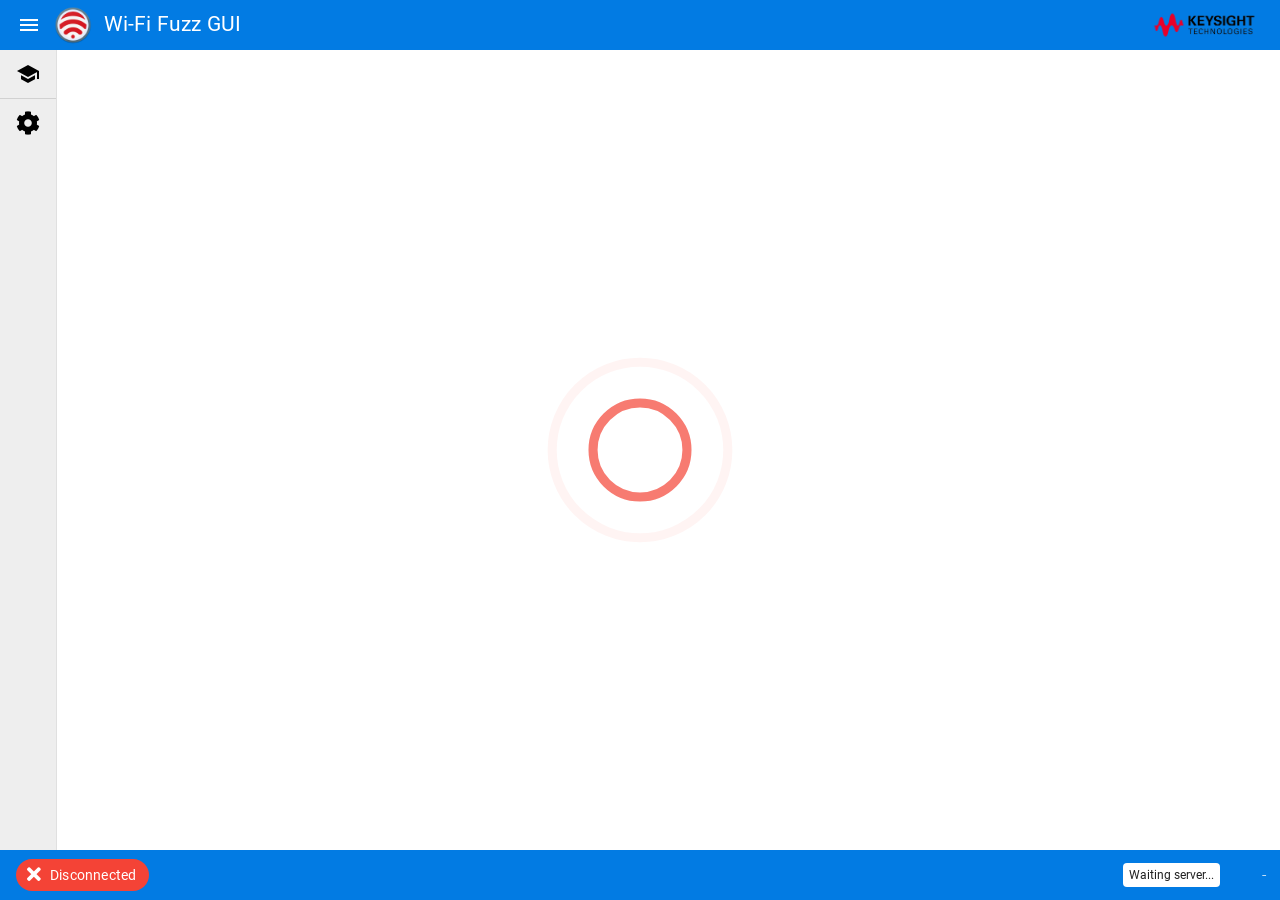
<file: BlueToolkit_updated/modules/tools/braktooth/docs/old_greyhound/app/index.html>
<!DOCTYPE html><html><head><title>GreyHound GUI</title><meta charset=utf-8><meta name=description content="GreyHound User Interface"><meta name=format-detection content="telephone=no"><meta name=msapplication-tap-highlight content=no><meta name=viewport content="user-scalable=no,initial-scale=1,maximum-scale=1,minimum-scale=1,width=device-width"><link rel=icon type=image/png sizes=16x16 href=statics/icons/favicon-16x16.png><link rel=icon type=image/png sizes=32x32 href=statics/icons/favicon-32x32.png><link rel=icon type=image/png sizes=96x96 href=statics/icons/favicon-96x96.png><link rel=icon type=image/ico href=statics/icons/favicon.ico><link href=js/483225d2.d08f92f1.js rel=prefetch><link href=js/4b47640d.2cbbb692.js rel=prefetch><link href=js/623dfab5.52e7a4f4.js rel=prefetch><link href=css/app.e9ac0ef8.css rel=preload as=style><link href=js/app.619ecee9.js rel=preload as=script><link href=js/runtime.1de50c83.js rel=preload as=script><link href=js/vendor.8ce32a67.js rel=preload as=script><link href=css/app.e9ac0ef8.css rel=stylesheet></head><body><div id=q-app></div><script type=text/javascript src=js/app.619ecee9.js></script><script type=text/javascript src=js/runtime.1de50c83.js></script><script type=text/javascript src=js/vendor.8ce32a67.js></script></body></html>
</file>
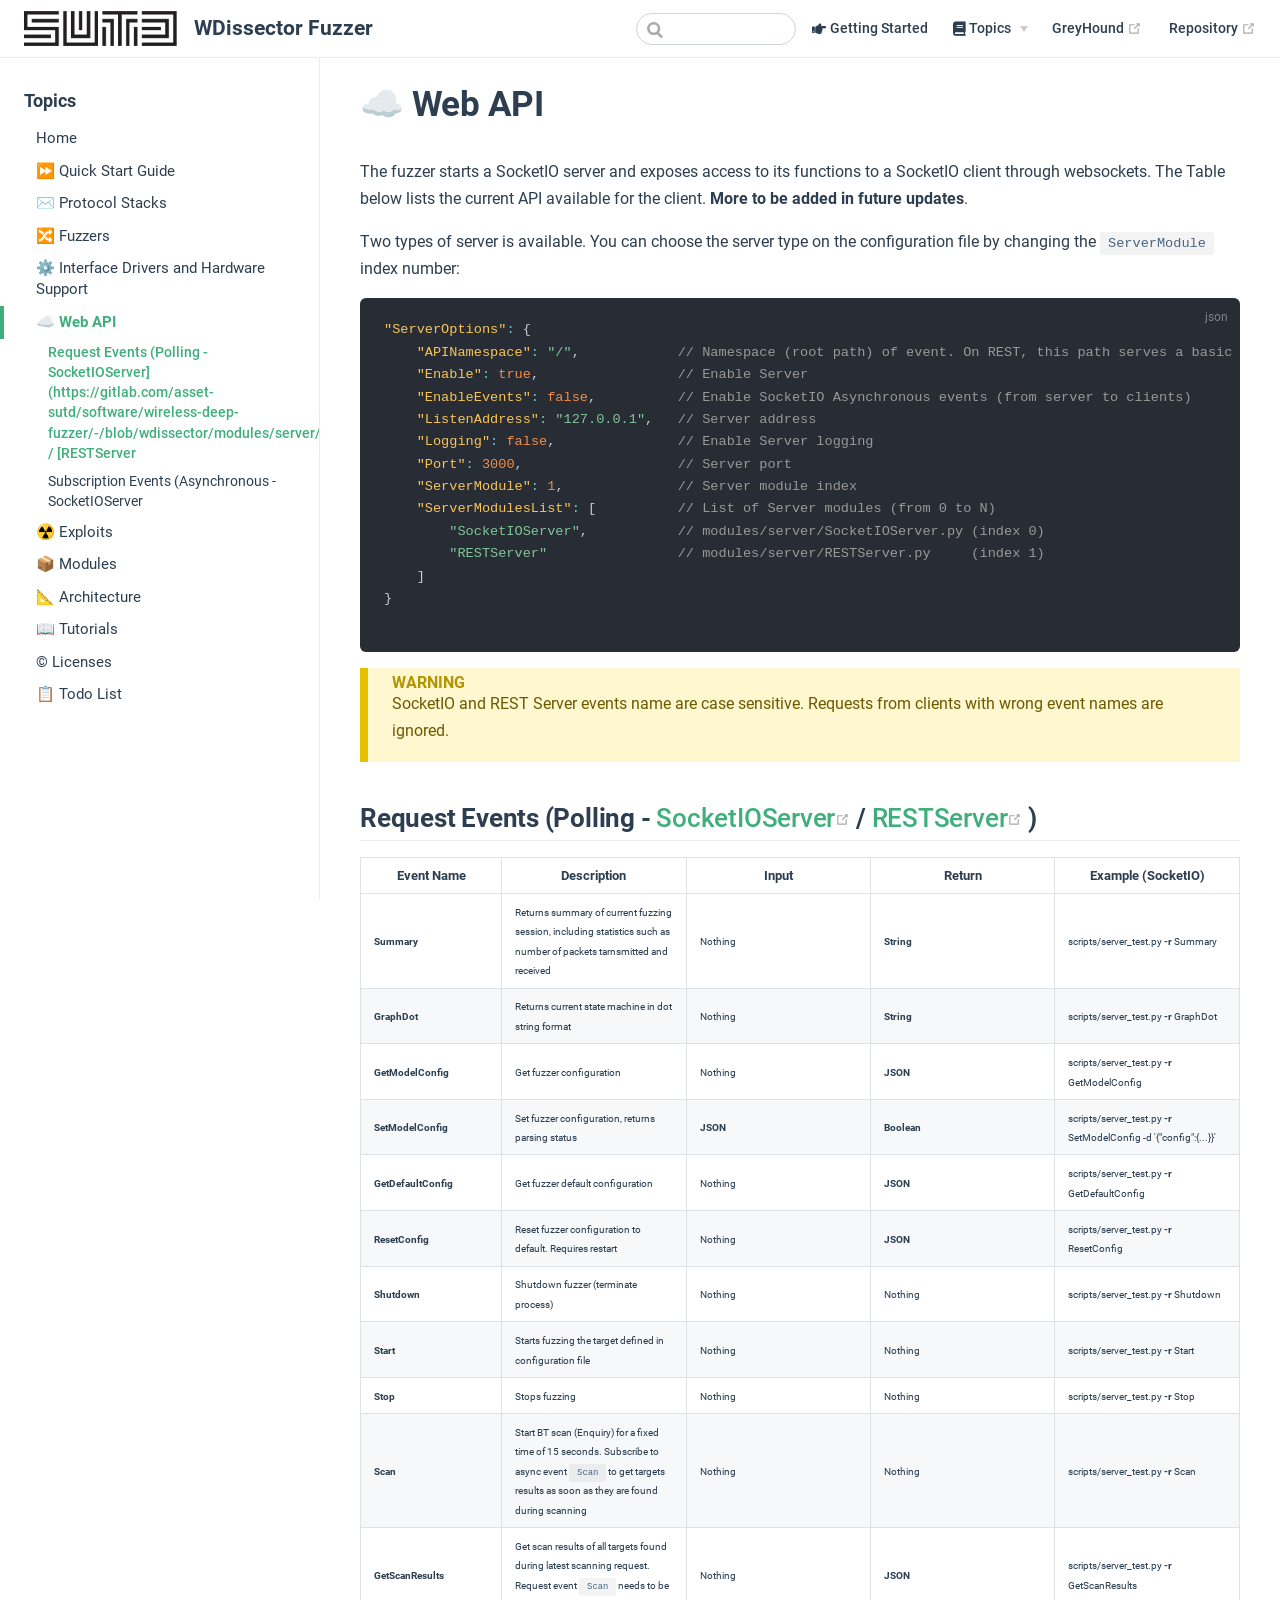
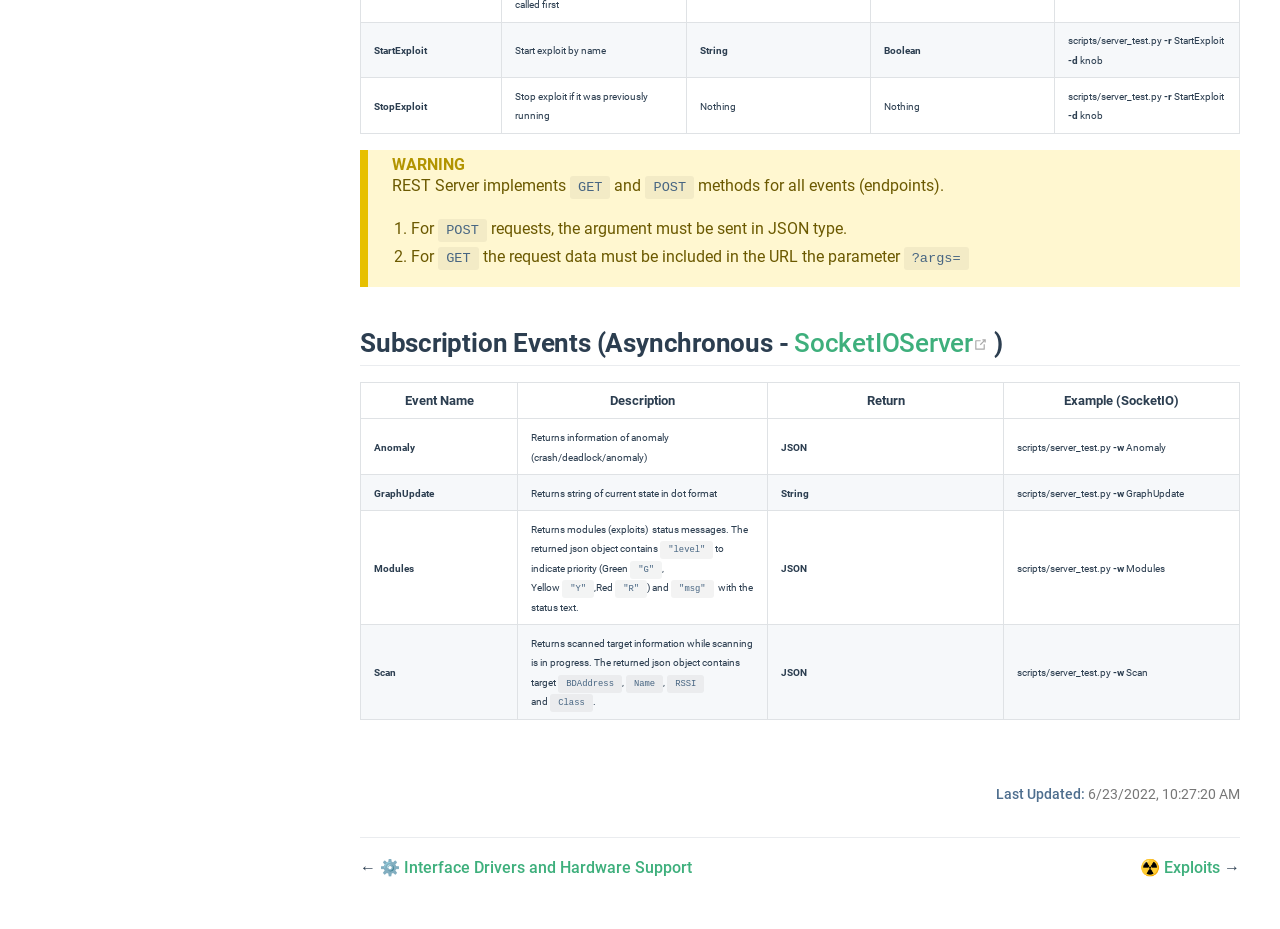
<file: BlueToolkit_updated/modules/tools/braktooth/docs/api.html>
<!DOCTYPE html>
<html lang="en-US">
  <head>
    <meta charset="utf-8">
    <meta name="viewport" content="width=device-width,initial-scale=1">
    <title>☁️ Web API | WDissector Fuzzer</title>
    <meta name="generator" content="VuePress 1.7.1">
    
    <meta name="description" content="WDissector Documentation">
    <meta name="theme-color" content="#3eaf7c">
    <meta name="apple-mobile-web-app-capable" content="yes">
    <meta name="apple-mobile-web-app-status-bar-style" content="black">
    
    <link rel="preload" href="./assets/css/0.styles.001d13a0.css" as="style"><link rel="preload" href="./assets/js/app.7ecfa696.js" as="script"><link rel="preload" href="./assets/js/4.08a88d60.js" as="script"><link rel="preload" href="./assets/js/2.d5d94738.js" as="script"><link rel="preload" href="./assets/js/16.fe0be123.js" as="script"><link rel="prefetch" href="./assets/js/10.5edaed6d.js"><link rel="prefetch" href="./assets/js/11.b8c9dfd1.js"><link rel="prefetch" href="./assets/js/12.2ea7fef2.js"><link rel="prefetch" href="./assets/js/13.3bc3efd3.js"><link rel="prefetch" href="./assets/js/14.4ddd348a.js"><link rel="prefetch" href="./assets/js/15.83b6893d.js"><link rel="prefetch" href="./assets/js/17.c4ee532a.js"><link rel="prefetch" href="./assets/js/18.16936339.js"><link rel="prefetch" href="./assets/js/19.fce7675c.js"><link rel="prefetch" href="./assets/js/20.4bab7b12.js"><link rel="prefetch" href="./assets/js/3.6df3d745.js"><link rel="prefetch" href="./assets/js/5.caad9e3c.js"><link rel="prefetch" href="./assets/js/6.66c8dffe.js"><link rel="prefetch" href="./assets/js/7.43f33b36.js"><link rel="prefetch" href="./assets/js/8.54cc6fb3.js"><link rel="prefetch" href="./assets/js/9.49b281b2.js">
    <link rel="stylesheet" href="./assets/css/0.styles.001d13a0.css">
  </head>
  <body>
    <div id="app" data-server-rendered="true"><div class="theme-container"><header class="navbar"><div class="sidebar-button"><svg xmlns="http://www.w3.org/2000/svg" aria-hidden="true" role="img" viewBox="0 0 448 512" class="icon"><path fill="currentColor" d="M436 124H12c-6.627 0-12-5.373-12-12V80c0-6.627 5.373-12 12-12h424c6.627 0 12 5.373 12 12v32c0 6.627-5.373 12-12 12zm0 160H12c-6.627 0-12-5.373-12-12v-32c0-6.627 5.373-12 12-12h424c6.627 0 12 5.373 12 12v32c0 6.627-5.373 12-12 12zm0 160H12c-6.627 0-12-5.373-12-12v-32c0-6.627 5.373-12 12-12h424c6.627 0 12 5.373 12 12v32c0 6.627-5.373 12-12 12z"></path></svg></div> <a href="./index.html" class="home-link router-link-active"><img src="./sutd.png" alt="WDissector Fuzzer" class="logo"> <span class="site-name can-hide">WDissector Fuzzer</span></a> <div class="links"><div class="search-box"><input aria-label="Search" autocomplete="off" spellcheck="false" value=""> <!----></div> <nav class="nav-links can-hide"><div class="nav-item"><a href="./guide.html" class="nav-link"><q-icon name="fas fa-hand-point-right" style="font-size:0.98em;"></q-icon>
  Getting Started
</a></div><div class="nav-item"><div class="dropdown-wrapper"><button type="button" aria-label="Topics" class="dropdown-title"><span class="title"><q-icon name="fas fa-book" style="font-size:0.98em;"></q-icon>
    Topics</span> <span class="arrow down"></span></button> <button type="button" aria-label="Topics" class="mobile-dropdown-title"><span class="title"><q-icon name="fas fa-book" style="font-size:0.98em;"></q-icon>
    Topics</span> <span class="arrow right"></span></button> <ul class="nav-dropdown" style="display:none;"><li class="dropdown-item"><!----> <a href="./stacks.html" class="nav-link"><q-icon name="fas fa-layer-group" style="font-size:0.98em;"></q-icon>
  Protocol Stacks
</a></li><li class="dropdown-item"><!----> <a href="./fuzzers.html" class="nav-link"><q-icon name="fas fa-random" style="font-size:0.98em;"></q-icon>
  Fuzzers
</a></li><li class="dropdown-item"><!----> <a href="./drivers.html" class="nav-link"><q-icon name="fas fa-microchip" style="font-size:0.98em;"></q-icon>
  Drivers
</a></li><li class="dropdown-item"><!----> <a href="./api.html" aria-current="page" class="nav-link router-link-exact-active router-link-active"><q-icon name="fas fa-cloud" style="font-size:0.98em;"></q-icon>
  Web API
</a></li><li class="dropdown-item"><!----> <a href="./exploits.html" class="nav-link"><q-icon name="fas fa-radiation" style="font-size:0.98em;"></q-icon>
  Exploits
</a></li><li class="dropdown-item"><!----> <a href="./modules.html" class="nav-link"><q-icon name="fas fa-cube" style="font-size:0.98em;"></q-icon>
  Modules
</a></li><li class="dropdown-item"><!----> <a href="./architecture.html" class="nav-link"><q-icon name="fas fa-drafting-compass" style="font-size:0.98em;"></q-icon>
  Architecture
</a></li><li class="dropdown-item"><!----> <a href="./tutorials.html" class="nav-link"><q-icon name="fas fa-graduation-cap" style="font-size:0.98em;"></q-icon>
  Tutorials
</a></li><li class="dropdown-item"><!----> <a href="./licenses.html" class="nav-link"><q-icon name="fas fa-copyright" style="font-size:0.98em;"></q-icon>
  Licenses
</a></li><li class="dropdown-item"><!----> <a href="./todo.html" class="nav-link"><q-icon name="fas fa-tasks" style="font-size:0.98em;"></q-icon>
  Todo
</a></li></ul></div></div><div class="nav-item"><a href="./old_greyhound/index.html" target="_blank" rel="noopener noreferrer" class="nav-link external">
  GreyHound
  <span><svg xmlns="http://www.w3.org/2000/svg" aria-hidden="true" focusable="false" x="0px" y="0px" viewBox="0 0 100 100" width="15" height="15" class="icon outbound"><path fill="currentColor" d="M18.8,85.1h56l0,0c2.2,0,4-1.8,4-4v-32h-8v28h-48v-48h28v-8h-32l0,0c-2.2,0-4,1.8-4,4v56C14.8,83.3,16.6,85.1,18.8,85.1z"></path> <polygon fill="currentColor" points="45.7,48.7 51.3,54.3 77.2,28.5 77.2,37.2 85.2,37.2 85.2,14.9 62.8,14.9 62.8,22.9 71.5,22.9"></polygon></svg> <span class="sr-only">(opens new window)</span></span></a></div> <a href="https://gitlab.com/asset-sutd/software/wireless-deep-fuzzer/-/tree/wdissector" target="_blank" rel="noopener noreferrer" class="repo-link">
    Repository
    <span><svg xmlns="http://www.w3.org/2000/svg" aria-hidden="true" focusable="false" x="0px" y="0px" viewBox="0 0 100 100" width="15" height="15" class="icon outbound"><path fill="currentColor" d="M18.8,85.1h56l0,0c2.2,0,4-1.8,4-4v-32h-8v28h-48v-48h28v-8h-32l0,0c-2.2,0-4,1.8-4,4v56C14.8,83.3,16.6,85.1,18.8,85.1z"></path> <polygon fill="currentColor" points="45.7,48.7 51.3,54.3 77.2,28.5 77.2,37.2 85.2,37.2 85.2,14.9 62.8,14.9 62.8,22.9 71.5,22.9"></polygon></svg> <span class="sr-only">(opens new window)</span></span></a></nav></div></header> <div class="sidebar-mask"></div> <aside class="sidebar"><nav class="nav-links"><div class="nav-item"><a href="./guide.html" class="nav-link"><q-icon name="fas fa-hand-point-right" style="font-size:0.98em;"></q-icon>
  Getting Started
</a></div><div class="nav-item"><div class="dropdown-wrapper"><button type="button" aria-label="Topics" class="dropdown-title"><span class="title"><q-icon name="fas fa-book" style="font-size:0.98em;"></q-icon>
    Topics</span> <span class="arrow down"></span></button> <button type="button" aria-label="Topics" class="mobile-dropdown-title"><span class="title"><q-icon name="fas fa-book" style="font-size:0.98em;"></q-icon>
    Topics</span> <span class="arrow right"></span></button> <ul class="nav-dropdown" style="display:none;"><li class="dropdown-item"><!----> <a href="./stacks.html" class="nav-link"><q-icon name="fas fa-layer-group" style="font-size:0.98em;"></q-icon>
  Protocol Stacks
</a></li><li class="dropdown-item"><!----> <a href="./fuzzers.html" class="nav-link"><q-icon name="fas fa-random" style="font-size:0.98em;"></q-icon>
  Fuzzers
</a></li><li class="dropdown-item"><!----> <a href="./drivers.html" class="nav-link"><q-icon name="fas fa-microchip" style="font-size:0.98em;"></q-icon>
  Drivers
</a></li><li class="dropdown-item"><!----> <a href="./api.html" aria-current="page" class="nav-link router-link-exact-active router-link-active"><q-icon name="fas fa-cloud" style="font-size:0.98em;"></q-icon>
  Web API
</a></li><li class="dropdown-item"><!----> <a href="./exploits.html" class="nav-link"><q-icon name="fas fa-radiation" style="font-size:0.98em;"></q-icon>
  Exploits
</a></li><li class="dropdown-item"><!----> <a href="./modules.html" class="nav-link"><q-icon name="fas fa-cube" style="font-size:0.98em;"></q-icon>
  Modules
</a></li><li class="dropdown-item"><!----> <a href="./architecture.html" class="nav-link"><q-icon name="fas fa-drafting-compass" style="font-size:0.98em;"></q-icon>
  Architecture
</a></li><li class="dropdown-item"><!----> <a href="./tutorials.html" class="nav-link"><q-icon name="fas fa-graduation-cap" style="font-size:0.98em;"></q-icon>
  Tutorials
</a></li><li class="dropdown-item"><!----> <a href="./licenses.html" class="nav-link"><q-icon name="fas fa-copyright" style="font-size:0.98em;"></q-icon>
  Licenses
</a></li><li class="dropdown-item"><!----> <a href="./todo.html" class="nav-link"><q-icon name="fas fa-tasks" style="font-size:0.98em;"></q-icon>
  Todo
</a></li></ul></div></div><div class="nav-item"><a href="./old_greyhound/index.html" target="_blank" rel="noopener noreferrer" class="nav-link external">
  GreyHound
  <span><svg xmlns="http://www.w3.org/2000/svg" aria-hidden="true" focusable="false" x="0px" y="0px" viewBox="0 0 100 100" width="15" height="15" class="icon outbound"><path fill="currentColor" d="M18.8,85.1h56l0,0c2.2,0,4-1.8,4-4v-32h-8v28h-48v-48h28v-8h-32l0,0c-2.2,0-4,1.8-4,4v56C14.8,83.3,16.6,85.1,18.8,85.1z"></path> <polygon fill="currentColor" points="45.7,48.7 51.3,54.3 77.2,28.5 77.2,37.2 85.2,37.2 85.2,14.9 62.8,14.9 62.8,22.9 71.5,22.9"></polygon></svg> <span class="sr-only">(opens new window)</span></span></a></div> <a href="https://gitlab.com/asset-sutd/software/wireless-deep-fuzzer/-/tree/wdissector" target="_blank" rel="noopener noreferrer" class="repo-link">
    Repository
    <span><svg xmlns="http://www.w3.org/2000/svg" aria-hidden="true" focusable="false" x="0px" y="0px" viewBox="0 0 100 100" width="15" height="15" class="icon outbound"><path fill="currentColor" d="M18.8,85.1h56l0,0c2.2,0,4-1.8,4-4v-32h-8v28h-48v-48h28v-8h-32l0,0c-2.2,0-4,1.8-4,4v56C14.8,83.3,16.6,85.1,18.8,85.1z"></path> <polygon fill="currentColor" points="45.7,48.7 51.3,54.3 77.2,28.5 77.2,37.2 85.2,37.2 85.2,14.9 62.8,14.9 62.8,22.9 71.5,22.9"></polygon></svg> <span class="sr-only">(opens new window)</span></span></a></nav>  <ul class="sidebar-links"><li><section class="sidebar-group depth-0"><p class="sidebar-heading open"><span>Topics</span> <!----></p> <ul class="sidebar-links sidebar-group-items"><li><a href="./index.html" aria-current="page" class="sidebar-link">Home</a></li><li><a href="./guide.html" class="sidebar-link">⏩ Quick Start Guide</a></li><li><a href="./stacks.html" class="sidebar-link">✉️ Protocol Stacks</a></li><li><a href="./fuzzers.html" class="sidebar-link">🔀 Fuzzers</a></li><li><a href="./drivers.html" class="sidebar-link">⚙️ Interface Drivers and Hardware Support</a></li><li><a href="./api.html" aria-current="page" class="active sidebar-link">☁️ Web API</a><ul class="sidebar-sub-headers"><li class="sidebar-sub-header"><a href="./api.html#request-events-polling-socketioserver-restserver" class="sidebar-link">Request Events (Polling - SocketIOServer](https://gitlab.com/asset-sutd/software/wireless-deep-fuzzer/-/blob/wdissector/modules/server/SocketIOServer.py) / [RESTServer</a></li><li class="sidebar-sub-header"><a href="./api.html#subscription-events-asynchronous-socketioserver" class="sidebar-link">Subscription Events (Asynchronous - SocketIOServer</a></li></ul></li><li><a href="./exploits.html" class="sidebar-link">☢️ Exploits</a></li><li><a href="./modules.html" class="sidebar-link">📦 Modules</a></li><li><a href="./architecture.html" class="sidebar-link">📐 Architecture</a></li><li><a href="./tutorials.html" class="sidebar-link">📖 Tutorials</a></li><li><a href="./licenses.html" class="sidebar-link">©️ Licenses</a></li><li><a href="./todo.html" class="sidebar-link">📋 Todo List</a></li></ul></section></li></ul> </aside> <main class="page"> <div class="theme-default-content content__default"><h1 id="☁️-web-api"><a href="#☁️-web-api" class="header-anchor">#</a> ☁️ Web API</h1> <p>The fuzzer starts a SocketIO server and exposes access to its functions to a SocketIO client through websockets. The Table below lists the current API available for the client. <strong>More to be added in future updates</strong>.</p> <p>Two types of server is available. You can choose the server type on the configuration file by changing the <code>ServerModule</code> index number:</p> <div class="language-json extra-class"><pre class="language-json"><code><span class="token property">&quot;ServerOptions&quot;</span><span class="token operator">:</span> <span class="token punctuation">{</span>
    <span class="token property">&quot;APINamespace&quot;</span><span class="token operator">:</span> <span class="token string">&quot;/&quot;</span><span class="token punctuation">,</span> 			<span class="token comment">// Namespace (root path) of event. On REST, this path serves a basic API documentation</span>
    <span class="token property">&quot;Enable&quot;</span><span class="token operator">:</span> <span class="token boolean">true</span><span class="token punctuation">,</span>					<span class="token comment">// Enable Server</span>
    <span class="token property">&quot;EnableEvents&quot;</span><span class="token operator">:</span> <span class="token boolean">false</span><span class="token punctuation">,</span>  		<span class="token comment">// Enable SocketIO Asynchronous events (from server to clients)</span>
    <span class="token property">&quot;ListenAddress&quot;</span><span class="token operator">:</span> <span class="token string">&quot;127.0.0.1&quot;</span><span class="token punctuation">,</span> 	<span class="token comment">// Server address</span>
    <span class="token property">&quot;Logging&quot;</span><span class="token operator">:</span> <span class="token boolean">false</span><span class="token punctuation">,</span>				<span class="token comment">// Enable Server logging</span>
    <span class="token property">&quot;Port&quot;</span><span class="token operator">:</span> <span class="token number">3000</span><span class="token punctuation">,</span>					<span class="token comment">// Server port</span>
    <span class="token property">&quot;ServerModule&quot;</span><span class="token operator">:</span> <span class="token number">1</span><span class="token punctuation">,</span>				<span class="token comment">// Server module index</span>
    <span class="token property">&quot;ServerModulesList&quot;</span><span class="token operator">:</span> <span class="token punctuation">[</span>			<span class="token comment">// List of Server modules (from 0 to N)</span>
        <span class="token string">&quot;SocketIOServer&quot;</span><span class="token punctuation">,</span>			<span class="token comment">// modules/server/SocketIOServer.py (index 0)</span>
        <span class="token string">&quot;RESTServer&quot;</span>				<span class="token comment">// modules/server/RESTServer.py     (index 1)</span>
    <span class="token punctuation">]</span>
<span class="token punctuation">}</span>
</code></pre></div><div class="custom-block warning"><p class="custom-block-title">WARNING</p> <p>SocketIO and REST Server events name are case sensitive. Requests from clients with wrong event names are ignored.</p></div> <h2 id="request-events-polling-socketioserver-restserver"><a href="#request-events-polling-socketioserver-restserver" class="header-anchor">#</a> Request Events (Polling - <a href="https://gitlab.com/asset-sutd/software/wireless-deep-fuzzer/-/blob/wdissector/modules/server/SocketIOServer.py" target="_blank" rel="noopener noreferrer">SocketIOServer<span><svg xmlns="http://www.w3.org/2000/svg" aria-hidden="true" focusable="false" x="0px" y="0px" viewBox="0 0 100 100" width="15" height="15" class="icon outbound"><path fill="currentColor" d="M18.8,85.1h56l0,0c2.2,0,4-1.8,4-4v-32h-8v28h-48v-48h28v-8h-32l0,0c-2.2,0-4,1.8-4,4v56C14.8,83.3,16.6,85.1,18.8,85.1z"></path> <polygon fill="currentColor" points="45.7,48.7 51.3,54.3 77.2,28.5 77.2,37.2 85.2,37.2 85.2,14.9 62.8,14.9 62.8,22.9 71.5,22.9"></polygon></svg> <span class="sr-only">(opens new window)</span></span></a> / <a href="https://gitlab.com/asset-sutd/software/wireless-deep-fuzzer/-/blob/wdissector/modules/server/RESTServer.py" target="_blank" rel="noopener noreferrer">RESTServer<span><svg xmlns="http://www.w3.org/2000/svg" aria-hidden="true" focusable="false" x="0px" y="0px" viewBox="0 0 100 100" width="15" height="15" class="icon outbound"><path fill="currentColor" d="M18.8,85.1h56l0,0c2.2,0,4-1.8,4-4v-32h-8v28h-48v-48h28v-8h-32l0,0c-2.2,0-4,1.8-4,4v56C14.8,83.3,16.6,85.1,18.8,85.1z"></path> <polygon fill="currentColor" points="45.7,48.7 51.3,54.3 77.2,28.5 77.2,37.2 85.2,37.2 85.2,14.9 62.8,14.9 62.8,22.9 71.5,22.9"></polygon></svg> <span class="sr-only">(opens new window)</span></span></a>)</h2> <table><thead><tr><th>Event Name</th> <th>Description</th> <th>Input</th> <th>Return</th> <th>Example (SocketIO)</th></tr></thead> <tbody><tr><td><small><strong>Summary</strong></small></td> <td><small>Returns summary of current fuzzing session, including statistics such as number of packets tarnsmitted and received</small></td> <td><small>Nothing</small></td> <td><small><strong>String</strong></small></td> <td><small>scripts/server_test.py <strong>-r</strong> Summary</small></td></tr> <tr><td><small><strong>GraphDot</strong></small></td> <td><small>Returns current state machine in dot string format</small></td> <td><small>Nothing</small></td> <td><small><strong>String</strong></small></td> <td><small>scripts/server_test.py <strong>-r</strong> GraphDot</small></td></tr> <tr><td><small><strong>GetModelConfig</strong></small></td> <td><small>Get fuzzer configuration</small></td> <td><small>Nothing</small></td> <td><small><strong>JSON</strong></small></td> <td><small>scripts/server_test.py <strong>-r</strong> GetModelConfig</small></td></tr> <tr><td><strong><small>SetModelConfig</small></strong></td> <td><small>Set fuzzer configuration, returns parsing status</small></td> <td><small><strong>JSON</strong></small></td> <td><small><strong>Boolean</strong></small></td> <td><small>scripts/server_test.py <strong>-r</strong> SetModelConfig -d '{&quot;config&quot;:{...}}'</small></td></tr> <tr><td><small><strong>GetDefaultConfig</strong></small></td> <td><small>Get fuzzer default configuration</small></td> <td><small>Nothing</small></td> <td><small><strong>JSON</strong></small></td> <td><small>scripts/server_test.py <strong>-r</strong> GetDefaultConfig</small></td></tr> <tr><td><small><strong>ResetConfig</strong></small></td> <td><small>Reset fuzzer configuration to default. Requires restart</small></td> <td><small>Nothing</small></td> <td><small><strong>JSON</strong></small></td> <td><small>scripts/server_test.py <strong>-r</strong> ResetConfig</small></td></tr> <tr><td><small><strong>Shutdown</strong></small></td> <td><small>Shutdown fuzzer (terminate process)</small></td> <td><small>Nothing</small></td> <td><small>Nothing</small></td> <td><small>scripts/server_test.py <strong>-r</strong> Shutdown</small></td></tr> <tr><td><small><strong>Start</strong></small></td> <td><small>Starts fuzzing the target defined in configuration file</small></td> <td><small>Nothing</small></td> <td><small>Nothing</small></td> <td><small>scripts/server_test.py <strong>-r</strong> Start</small></td></tr> <tr><td><small><strong>Stop</strong></small></td> <td><small>Stops fuzzing</small></td> <td><small>Nothing</small></td> <td><small>Nothing</small></td> <td><small>scripts/server_test.py <strong>-r</strong> Stop</small></td></tr> <tr><td><small><strong>Scan</strong></small></td> <td><small>Start BT scan (Enquiry) for a fixed time of 15 seconds. Subscribe to async event <code>Scan</code> to get targets results as soon as they are found during scanning</small></td> <td><small>Nothing</small></td> <td><small>Nothing</small></td> <td><small>scripts/server_test.py <strong>-r</strong> Scan</small></td></tr> <tr><td><small><strong>GetScanResults</strong></small></td> <td><small>Get scan results of all targets found during latest scanning request. Request event <code>Scan</code> needs to be called first</small></td> <td><small>Nothing</small></td> <td><small><strong>JSON</strong></small></td> <td><small>scripts/server_test.py <strong>-r</strong> GetScanResults</small></td></tr> <tr><td><small><strong>StartExploit</strong></small></td> <td><small>Start exploit by name</small></td> <td><small><strong>String</strong></small></td> <td><small><strong>Boolean</strong></small></td> <td><small>scripts/server_test.py <strong>-r</strong> StartExploit <strong>-d</strong> knob</small></td></tr> <tr><td><small><strong>StopExploit</strong></small></td> <td><small>Stop exploit if it was previously running</small></td> <td><small>Nothing</small></td> <td><small>Nothing</small></td> <td><small>scripts/server_test.py <strong>-r</strong> StartExploit <strong>-d</strong> knob</small></td></tr></tbody></table> <div class="custom-block warning"><p class="custom-block-title">WARNING</p> <p>REST Server implements <code>GET</code> and <code>POST</code> methods for all events (endpoints).</p> <ol><li>For <code>POST</code> requests, the argument must be sent in JSON type.</li> <li>For <code>GET</code> the request data must be included in the URL the parameter <code>?args=</code></li></ol></div> <h2 id="subscription-events-asynchronous-socketioserver"><a href="#subscription-events-asynchronous-socketioserver" class="header-anchor">#</a> Subscription Events (Asynchronous - <a href="https://gitlab.com/asset-sutd/software/wireless-deep-fuzzer/-/blob/wdissector/modules/server/SocketIOServer.py" target="_blank" rel="noopener noreferrer">SocketIOServer<span><svg xmlns="http://www.w3.org/2000/svg" aria-hidden="true" focusable="false" x="0px" y="0px" viewBox="0 0 100 100" width="15" height="15" class="icon outbound"><path fill="currentColor" d="M18.8,85.1h56l0,0c2.2,0,4-1.8,4-4v-32h-8v28h-48v-48h28v-8h-32l0,0c-2.2,0-4,1.8-4,4v56C14.8,83.3,16.6,85.1,18.8,85.1z"></path> <polygon fill="currentColor" points="45.7,48.7 51.3,54.3 77.2,28.5 77.2,37.2 85.2,37.2 85.2,14.9 62.8,14.9 62.8,22.9 71.5,22.9"></polygon></svg> <span class="sr-only">(opens new window)</span></span></a>)</h2> <table><thead><tr><th>Event Name</th> <th>Description</th> <th>Return</th> <th>Example (SocketIO)</th></tr></thead> <tbody><tr><td><small><strong>Anomaly</strong></small></td> <td><small>Returns information of anomaly (crash/deadlock/anomaly)</small></td> <td><small><strong>JSON</strong></small></td> <td><small>scripts/server_test.py <strong>-w</strong> Anomaly</small></td></tr> <tr><td><small><strong>GraphUpdate</strong></small></td> <td><small>Returns string of current state in dot format</small></td> <td><small><strong>String</strong></small></td> <td><small>scripts/server_test.py <strong>-w</strong> GraphUpdate</small></td></tr> <tr><td><small><strong>Modules</strong></small></td> <td><small>Returns modules (exploits)  status messages. The returned json object contains <code>&quot;level&quot;</code> to indicate priority (Green <code>&quot;G&quot;</code>, Yellow <code>&quot;Y&quot;</code>,Red <code>&quot;R&quot;</code>) and <code>&quot;msg&quot;</code>  with the status text.</small></td> <td><small><strong>JSON</strong></small></td> <td><small>scripts/server_test.py <strong>-w</strong> Modules</small></td></tr> <tr><td><small><strong>Scan</strong></small></td> <td><small>Returns scanned target information while scanning is in progress. The returned json object contains target <code>BDAddress</code>, <code>Name</code>, <code>RSSI</code> and <code>Class</code>.</small></td> <td><small><strong>JSON</strong></small></td> <td><small>scripts/server_test.py <strong>-w</strong> Scan</small></td></tr></tbody></table></div> <footer class="page-edit"><!----> <div class="last-updated"><span class="prefix">Last Updated:</span> <span class="time">6/23/2022, 10:27:20 AM</span></div></footer> <div class="page-nav"><p class="inner"><span class="prev">
      ←
      <a href="./drivers.html" class="prev">
        ⚙️ Interface Drivers and Hardware Support
      </a></span> <span class="next"><a href="./exploits.html">
        ☢️ Exploits
      </a>
      →
    </span></p></div> </main></div><div class="global-ui"></div></div>
    <script src="./assets/js/app.7ecfa696.js" defer></script><script src="./assets/js/4.08a88d60.js" defer></script><script src="./assets/js/2.d5d94738.js" defer></script><script src="./assets/js/16.fe0be123.js" defer></script>
  </body>
</html>
</file>
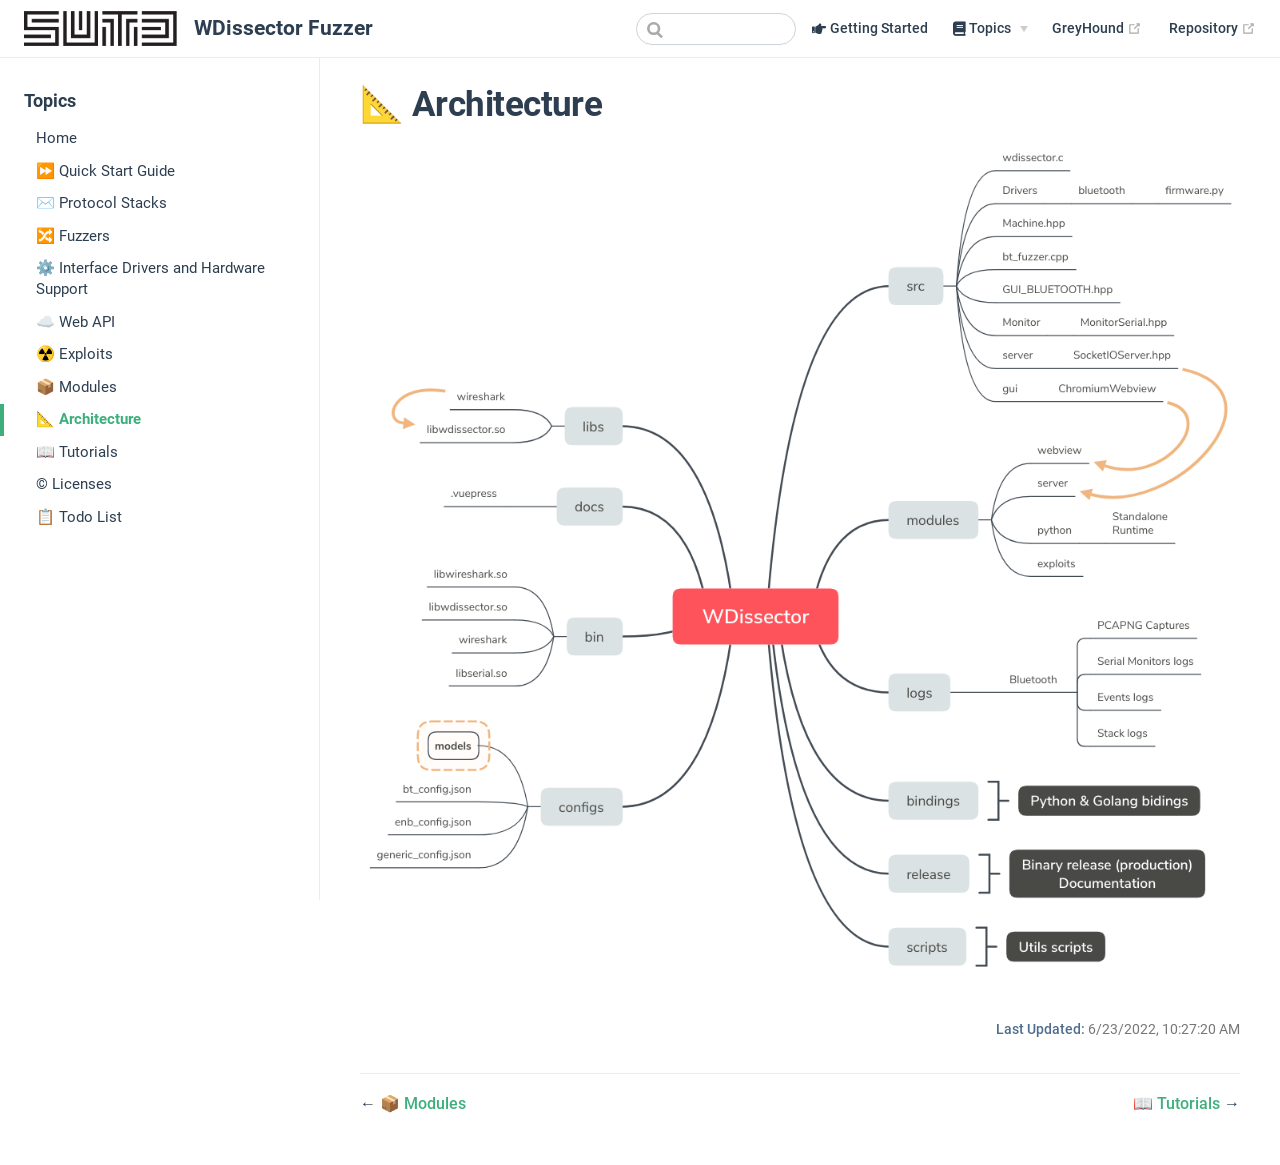
<file: BlueToolkit_updated/modules/tools/braktooth/docs/architecture.html>
<!DOCTYPE html>
<html lang="en-US">
  <head>
    <meta charset="utf-8">
    <meta name="viewport" content="width=device-width,initial-scale=1">
    <title>📐 Architecture | WDissector Fuzzer</title>
    <meta name="generator" content="VuePress 1.7.1">
    
    <meta name="description" content="WDissector Documentation">
    <meta name="theme-color" content="#3eaf7c">
    <meta name="apple-mobile-web-app-capable" content="yes">
    <meta name="apple-mobile-web-app-status-bar-style" content="black">
    
    <link rel="preload" href="./assets/css/0.styles.001d13a0.css" as="style"><link rel="preload" href="./assets/js/app.7ecfa696.js" as="script"><link rel="preload" href="./assets/js/4.08a88d60.js" as="script"><link rel="preload" href="./assets/js/2.d5d94738.js" as="script"><link rel="preload" href="./assets/js/6.66c8dffe.js" as="script"><link rel="prefetch" href="./assets/js/10.5edaed6d.js"><link rel="prefetch" href="./assets/js/11.b8c9dfd1.js"><link rel="prefetch" href="./assets/js/12.2ea7fef2.js"><link rel="prefetch" href="./assets/js/13.3bc3efd3.js"><link rel="prefetch" href="./assets/js/14.4ddd348a.js"><link rel="prefetch" href="./assets/js/15.83b6893d.js"><link rel="prefetch" href="./assets/js/16.fe0be123.js"><link rel="prefetch" href="./assets/js/17.c4ee532a.js"><link rel="prefetch" href="./assets/js/18.16936339.js"><link rel="prefetch" href="./assets/js/19.fce7675c.js"><link rel="prefetch" href="./assets/js/20.4bab7b12.js"><link rel="prefetch" href="./assets/js/3.6df3d745.js"><link rel="prefetch" href="./assets/js/5.caad9e3c.js"><link rel="prefetch" href="./assets/js/7.43f33b36.js"><link rel="prefetch" href="./assets/js/8.54cc6fb3.js"><link rel="prefetch" href="./assets/js/9.49b281b2.js">
    <link rel="stylesheet" href="./assets/css/0.styles.001d13a0.css">
  </head>
  <body>
    <div id="app" data-server-rendered="true"><div class="theme-container"><header class="navbar"><div class="sidebar-button"><svg xmlns="http://www.w3.org/2000/svg" aria-hidden="true" role="img" viewBox="0 0 448 512" class="icon"><path fill="currentColor" d="M436 124H12c-6.627 0-12-5.373-12-12V80c0-6.627 5.373-12 12-12h424c6.627 0 12 5.373 12 12v32c0 6.627-5.373 12-12 12zm0 160H12c-6.627 0-12-5.373-12-12v-32c0-6.627 5.373-12 12-12h424c6.627 0 12 5.373 12 12v32c0 6.627-5.373 12-12 12zm0 160H12c-6.627 0-12-5.373-12-12v-32c0-6.627 5.373-12 12-12h424c6.627 0 12 5.373 12 12v32c0 6.627-5.373 12-12 12z"></path></svg></div> <a href="./index.html" class="home-link router-link-active"><img src="./sutd.png" alt="WDissector Fuzzer" class="logo"> <span class="site-name can-hide">WDissector Fuzzer</span></a> <div class="links"><div class="search-box"><input aria-label="Search" autocomplete="off" spellcheck="false" value=""> <!----></div> <nav class="nav-links can-hide"><div class="nav-item"><a href="./guide.html" class="nav-link"><q-icon name="fas fa-hand-point-right" style="font-size:0.98em;"></q-icon>
  Getting Started
</a></div><div class="nav-item"><div class="dropdown-wrapper"><button type="button" aria-label="Topics" class="dropdown-title"><span class="title"><q-icon name="fas fa-book" style="font-size:0.98em;"></q-icon>
    Topics</span> <span class="arrow down"></span></button> <button type="button" aria-label="Topics" class="mobile-dropdown-title"><span class="title"><q-icon name="fas fa-book" style="font-size:0.98em;"></q-icon>
    Topics</span> <span class="arrow right"></span></button> <ul class="nav-dropdown" style="display:none;"><li class="dropdown-item"><!----> <a href="./stacks.html" class="nav-link"><q-icon name="fas fa-layer-group" style="font-size:0.98em;"></q-icon>
  Protocol Stacks
</a></li><li class="dropdown-item"><!----> <a href="./fuzzers.html" class="nav-link"><q-icon name="fas fa-random" style="font-size:0.98em;"></q-icon>
  Fuzzers
</a></li><li class="dropdown-item"><!----> <a href="./drivers.html" class="nav-link"><q-icon name="fas fa-microchip" style="font-size:0.98em;"></q-icon>
  Drivers
</a></li><li class="dropdown-item"><!----> <a href="./api.html" class="nav-link"><q-icon name="fas fa-cloud" style="font-size:0.98em;"></q-icon>
  Web API
</a></li><li class="dropdown-item"><!----> <a href="./exploits.html" class="nav-link"><q-icon name="fas fa-radiation" style="font-size:0.98em;"></q-icon>
  Exploits
</a></li><li class="dropdown-item"><!----> <a href="./modules.html" class="nav-link"><q-icon name="fas fa-cube" style="font-size:0.98em;"></q-icon>
  Modules
</a></li><li class="dropdown-item"><!----> <a href="./architecture.html" aria-current="page" class="nav-link router-link-exact-active router-link-active"><q-icon name="fas fa-drafting-compass" style="font-size:0.98em;"></q-icon>
  Architecture
</a></li><li class="dropdown-item"><!----> <a href="./tutorials.html" class="nav-link"><q-icon name="fas fa-graduation-cap" style="font-size:0.98em;"></q-icon>
  Tutorials
</a></li><li class="dropdown-item"><!----> <a href="./licenses.html" class="nav-link"><q-icon name="fas fa-copyright" style="font-size:0.98em;"></q-icon>
  Licenses
</a></li><li class="dropdown-item"><!----> <a href="./todo.html" class="nav-link"><q-icon name="fas fa-tasks" style="font-size:0.98em;"></q-icon>
  Todo
</a></li></ul></div></div><div class="nav-item"><a href="./old_greyhound/index.html" target="_blank" rel="noopener noreferrer" class="nav-link external">
  GreyHound
  <span><svg xmlns="http://www.w3.org/2000/svg" aria-hidden="true" focusable="false" x="0px" y="0px" viewBox="0 0 100 100" width="15" height="15" class="icon outbound"><path fill="currentColor" d="M18.8,85.1h56l0,0c2.2,0,4-1.8,4-4v-32h-8v28h-48v-48h28v-8h-32l0,0c-2.2,0-4,1.8-4,4v56C14.8,83.3,16.6,85.1,18.8,85.1z"></path> <polygon fill="currentColor" points="45.7,48.7 51.3,54.3 77.2,28.5 77.2,37.2 85.2,37.2 85.2,14.9 62.8,14.9 62.8,22.9 71.5,22.9"></polygon></svg> <span class="sr-only">(opens new window)</span></span></a></div> <a href="https://gitlab.com/asset-sutd/software/wireless-deep-fuzzer/-/tree/wdissector" target="_blank" rel="noopener noreferrer" class="repo-link">
    Repository
    <span><svg xmlns="http://www.w3.org/2000/svg" aria-hidden="true" focusable="false" x="0px" y="0px" viewBox="0 0 100 100" width="15" height="15" class="icon outbound"><path fill="currentColor" d="M18.8,85.1h56l0,0c2.2,0,4-1.8,4-4v-32h-8v28h-48v-48h28v-8h-32l0,0c-2.2,0-4,1.8-4,4v56C14.8,83.3,16.6,85.1,18.8,85.1z"></path> <polygon fill="currentColor" points="45.7,48.7 51.3,54.3 77.2,28.5 77.2,37.2 85.2,37.2 85.2,14.9 62.8,14.9 62.8,22.9 71.5,22.9"></polygon></svg> <span class="sr-only">(opens new window)</span></span></a></nav></div></header> <div class="sidebar-mask"></div> <aside class="sidebar"><nav class="nav-links"><div class="nav-item"><a href="./guide.html" class="nav-link"><q-icon name="fas fa-hand-point-right" style="font-size:0.98em;"></q-icon>
  Getting Started
</a></div><div class="nav-item"><div class="dropdown-wrapper"><button type="button" aria-label="Topics" class="dropdown-title"><span class="title"><q-icon name="fas fa-book" style="font-size:0.98em;"></q-icon>
    Topics</span> <span class="arrow down"></span></button> <button type="button" aria-label="Topics" class="mobile-dropdown-title"><span class="title"><q-icon name="fas fa-book" style="font-size:0.98em;"></q-icon>
    Topics</span> <span class="arrow right"></span></button> <ul class="nav-dropdown" style="display:none;"><li class="dropdown-item"><!----> <a href="./stacks.html" class="nav-link"><q-icon name="fas fa-layer-group" style="font-size:0.98em;"></q-icon>
  Protocol Stacks
</a></li><li class="dropdown-item"><!----> <a href="./fuzzers.html" class="nav-link"><q-icon name="fas fa-random" style="font-size:0.98em;"></q-icon>
  Fuzzers
</a></li><li class="dropdown-item"><!----> <a href="./drivers.html" class="nav-link"><q-icon name="fas fa-microchip" style="font-size:0.98em;"></q-icon>
  Drivers
</a></li><li class="dropdown-item"><!----> <a href="./api.html" class="nav-link"><q-icon name="fas fa-cloud" style="font-size:0.98em;"></q-icon>
  Web API
</a></li><li class="dropdown-item"><!----> <a href="./exploits.html" class="nav-link"><q-icon name="fas fa-radiation" style="font-size:0.98em;"></q-icon>
  Exploits
</a></li><li class="dropdown-item"><!----> <a href="./modules.html" class="nav-link"><q-icon name="fas fa-cube" style="font-size:0.98em;"></q-icon>
  Modules
</a></li><li class="dropdown-item"><!----> <a href="./architecture.html" aria-current="page" class="nav-link router-link-exact-active router-link-active"><q-icon name="fas fa-drafting-compass" style="font-size:0.98em;"></q-icon>
  Architecture
</a></li><li class="dropdown-item"><!----> <a href="./tutorials.html" class="nav-link"><q-icon name="fas fa-graduation-cap" style="font-size:0.98em;"></q-icon>
  Tutorials
</a></li><li class="dropdown-item"><!----> <a href="./licenses.html" class="nav-link"><q-icon name="fas fa-copyright" style="font-size:0.98em;"></q-icon>
  Licenses
</a></li><li class="dropdown-item"><!----> <a href="./todo.html" class="nav-link"><q-icon name="fas fa-tasks" style="font-size:0.98em;"></q-icon>
  Todo
</a></li></ul></div></div><div class="nav-item"><a href="./old_greyhound/index.html" target="_blank" rel="noopener noreferrer" class="nav-link external">
  GreyHound
  <span><svg xmlns="http://www.w3.org/2000/svg" aria-hidden="true" focusable="false" x="0px" y="0px" viewBox="0 0 100 100" width="15" height="15" class="icon outbound"><path fill="currentColor" d="M18.8,85.1h56l0,0c2.2,0,4-1.8,4-4v-32h-8v28h-48v-48h28v-8h-32l0,0c-2.2,0-4,1.8-4,4v56C14.8,83.3,16.6,85.1,18.8,85.1z"></path> <polygon fill="currentColor" points="45.7,48.7 51.3,54.3 77.2,28.5 77.2,37.2 85.2,37.2 85.2,14.9 62.8,14.9 62.8,22.9 71.5,22.9"></polygon></svg> <span class="sr-only">(opens new window)</span></span></a></div> <a href="https://gitlab.com/asset-sutd/software/wireless-deep-fuzzer/-/tree/wdissector" target="_blank" rel="noopener noreferrer" class="repo-link">
    Repository
    <span><svg xmlns="http://www.w3.org/2000/svg" aria-hidden="true" focusable="false" x="0px" y="0px" viewBox="0 0 100 100" width="15" height="15" class="icon outbound"><path fill="currentColor" d="M18.8,85.1h56l0,0c2.2,0,4-1.8,4-4v-32h-8v28h-48v-48h28v-8h-32l0,0c-2.2,0-4,1.8-4,4v56C14.8,83.3,16.6,85.1,18.8,85.1z"></path> <polygon fill="currentColor" points="45.7,48.7 51.3,54.3 77.2,28.5 77.2,37.2 85.2,37.2 85.2,14.9 62.8,14.9 62.8,22.9 71.5,22.9"></polygon></svg> <span class="sr-only">(opens new window)</span></span></a></nav>  <ul class="sidebar-links"><li><section class="sidebar-group depth-0"><p class="sidebar-heading open"><span>Topics</span> <!----></p> <ul class="sidebar-links sidebar-group-items"><li><a href="./index.html" aria-current="page" class="sidebar-link">Home</a></li><li><a href="./guide.html" class="sidebar-link">⏩ Quick Start Guide</a></li><li><a href="./stacks.html" class="sidebar-link">✉️ Protocol Stacks</a></li><li><a href="./fuzzers.html" class="sidebar-link">🔀 Fuzzers</a></li><li><a href="./drivers.html" class="sidebar-link">⚙️ Interface Drivers and Hardware Support</a></li><li><a href="./api.html" class="sidebar-link">☁️ Web API</a></li><li><a href="./exploits.html" class="sidebar-link">☢️ Exploits</a></li><li><a href="./modules.html" class="sidebar-link">📦 Modules</a></li><li><a href="./architecture.html" aria-current="page" class="active sidebar-link">📐 Architecture</a></li><li><a href="./tutorials.html" class="sidebar-link">📖 Tutorials</a></li><li><a href="./licenses.html" class="sidebar-link">©️ Licenses</a></li><li><a href="./todo.html" class="sidebar-link">📋 Todo List</a></li></ul></section></li></ul> </aside> <main class="page"> <div class="theme-default-content content__default"><h1 id="📐-architecture"><a href="#📐-architecture" class="header-anchor">#</a> 📐 Architecture</h1> <img src="./assets/img/architecture_folders.f696d054.png" alt="architecture_folders" class="custom-center" style="zoom:80%;"></div> <footer class="page-edit"><!----> <div class="last-updated"><span class="prefix">Last Updated:</span> <span class="time">6/23/2022, 10:27:20 AM</span></div></footer> <div class="page-nav"><p class="inner"><span class="prev">
      ←
      <a href="./modules.html" class="prev">
        📦 Modules
      </a></span> <span class="next"><a href="./tutorials.html">
        📖 Tutorials
      </a>
      →
    </span></p></div> </main></div><div class="global-ui"></div></div>
    <script src="./assets/js/app.7ecfa696.js" defer></script><script src="./assets/js/4.08a88d60.js" defer></script><script src="./assets/js/2.d5d94738.js" defer></script><script src="./assets/js/6.66c8dffe.js" defer></script>
  </body>
</html>
</file>
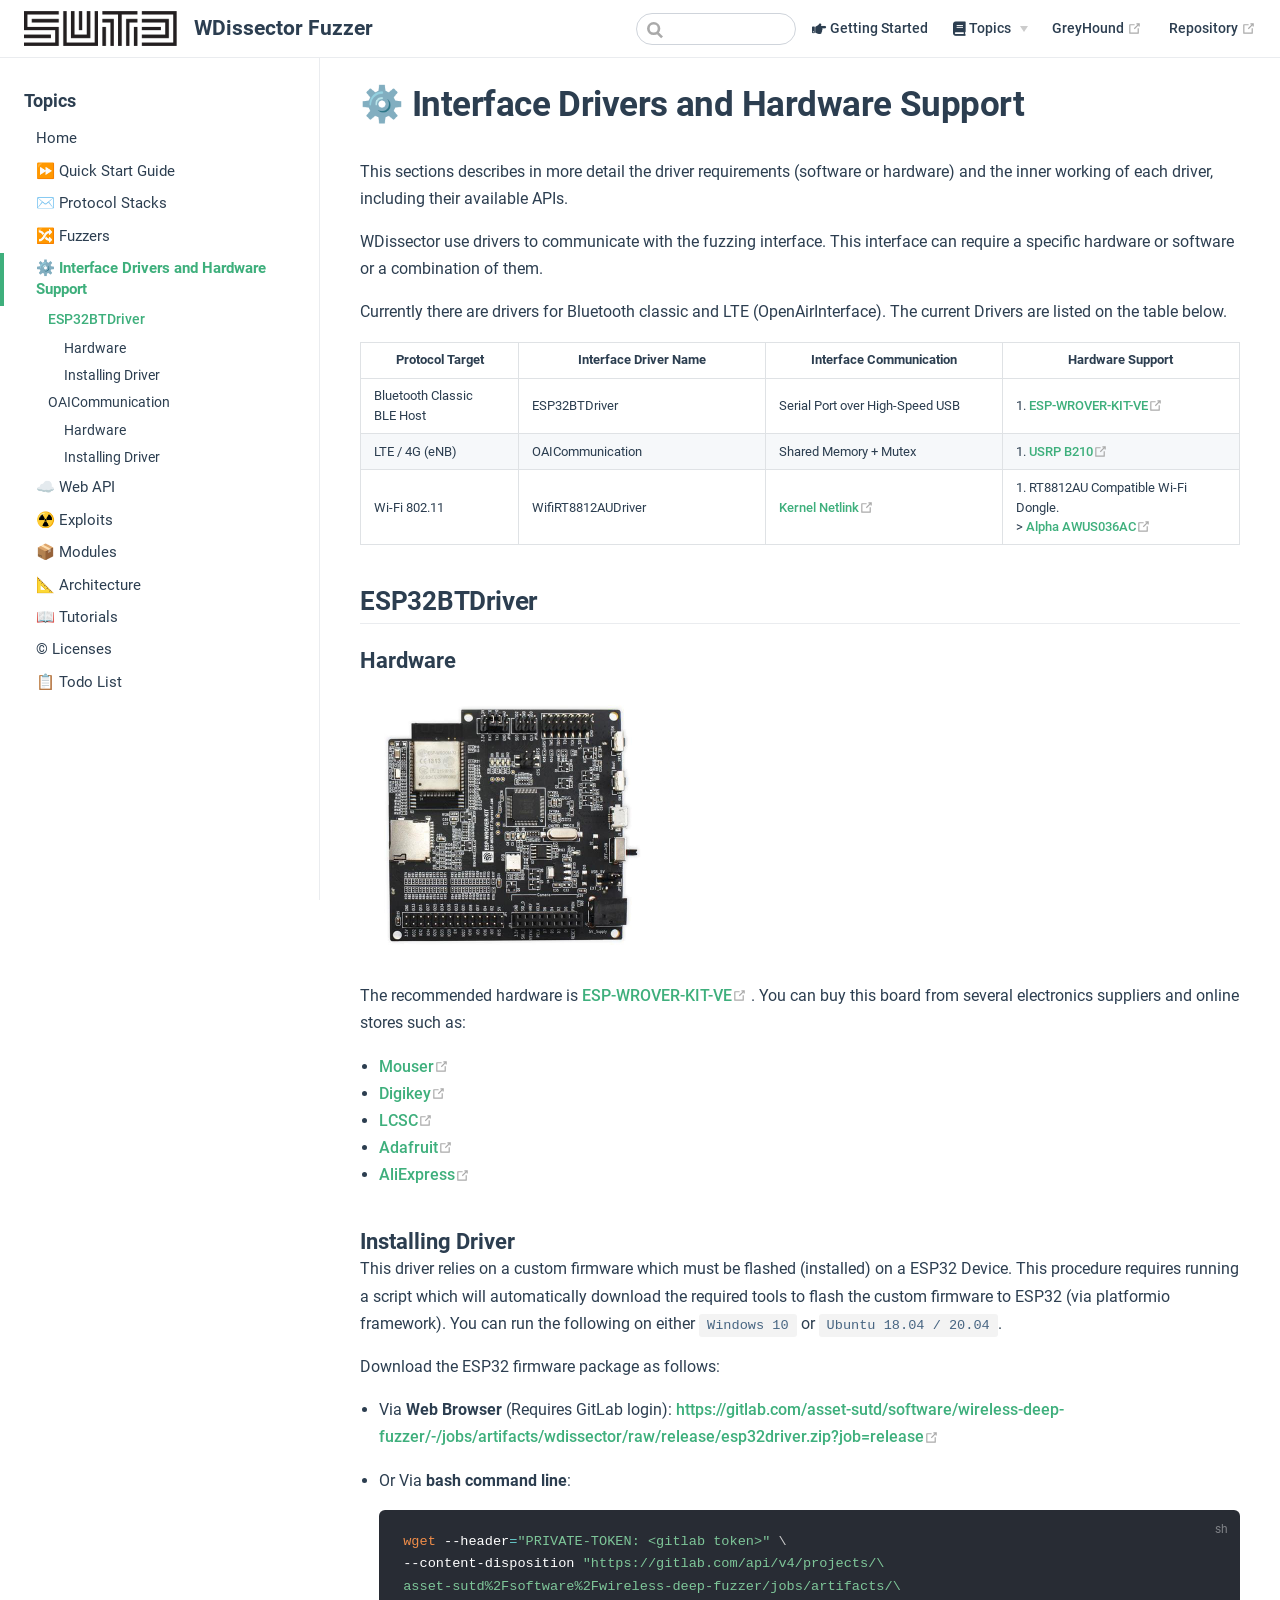
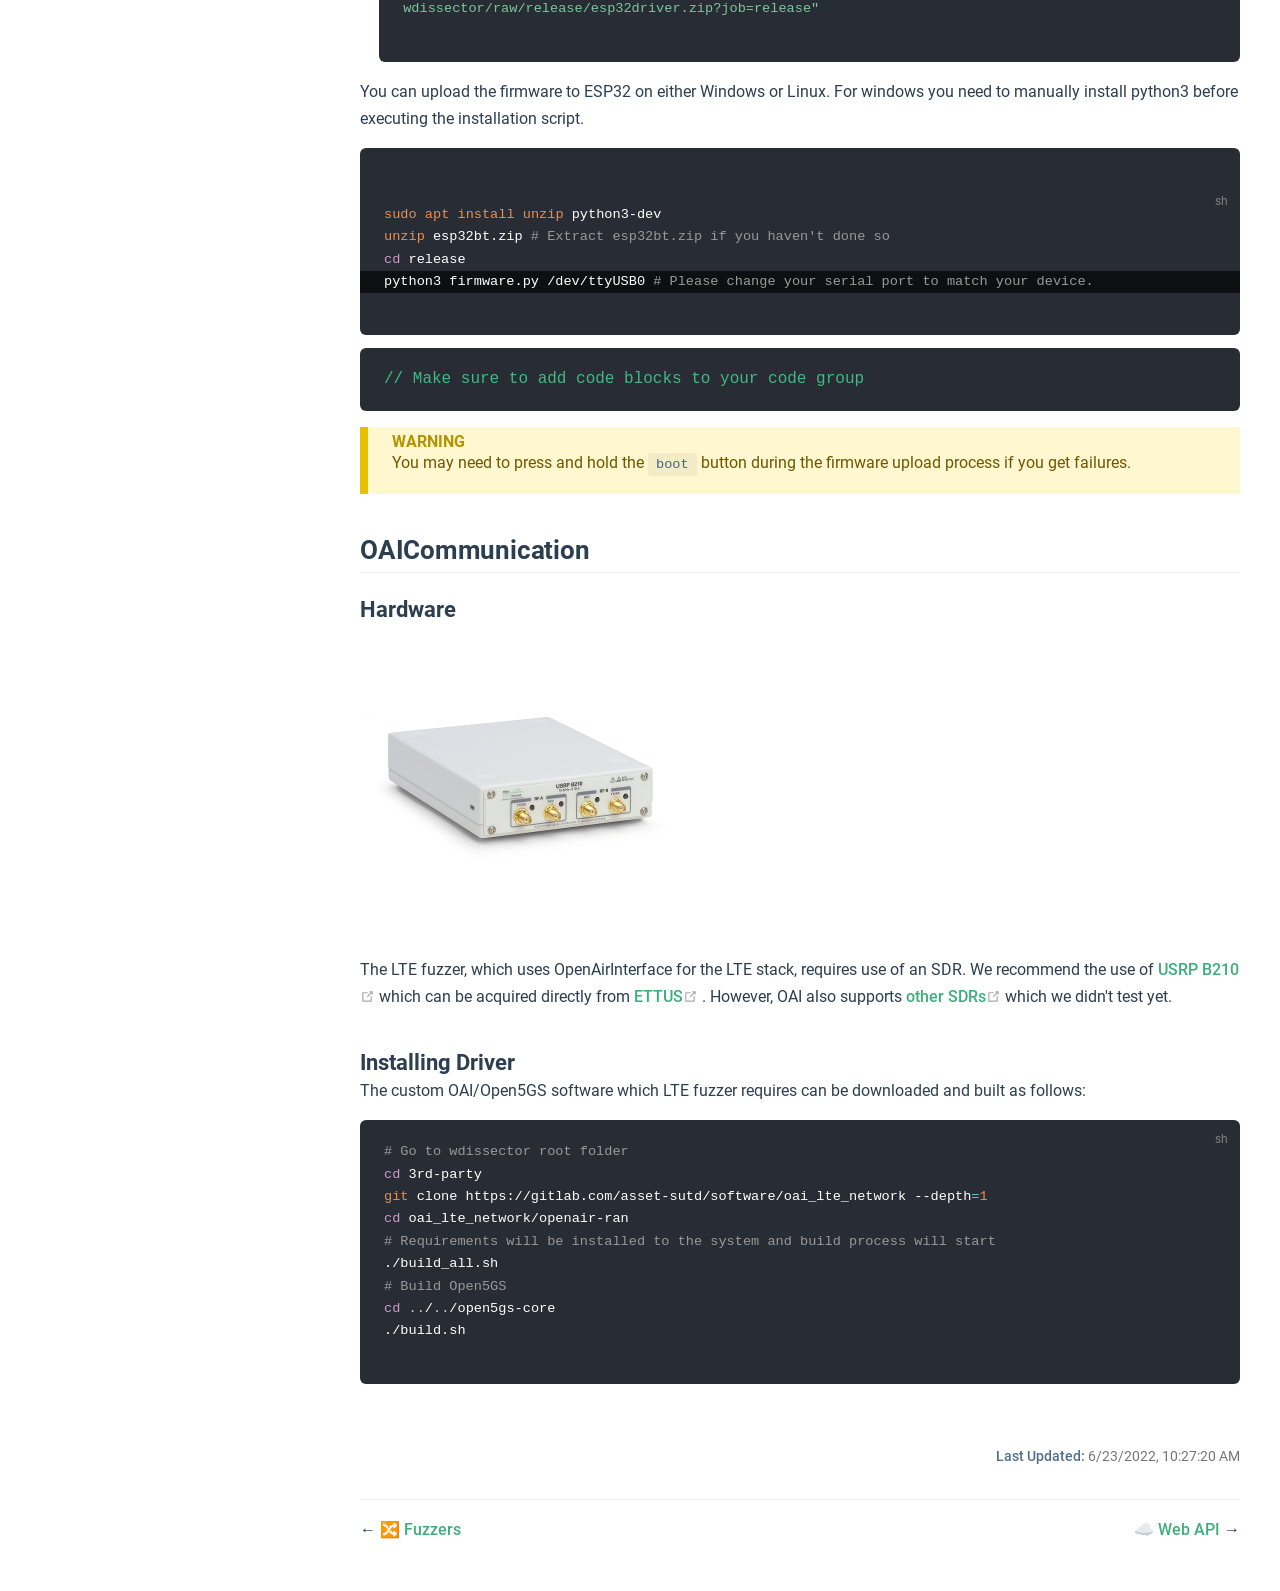
<file: BlueToolkit_updated/modules/tools/braktooth/docs/drivers.html>
<!DOCTYPE html>
<html lang="en-US">
  <head>
    <meta charset="utf-8">
    <meta name="viewport" content="width=device-width,initial-scale=1">
    <title>⚙️ Interface Drivers and Hardware Support | WDissector Fuzzer</title>
    <meta name="generator" content="VuePress 1.7.1">
    
    <meta name="description" content="WDissector Documentation">
    <meta name="theme-color" content="#3eaf7c">
    <meta name="apple-mobile-web-app-capable" content="yes">
    <meta name="apple-mobile-web-app-status-bar-style" content="black">
    
    <link rel="preload" href="./assets/css/0.styles.001d13a0.css" as="style"><link rel="preload" href="./assets/js/app.7ecfa696.js" as="script"><link rel="preload" href="./assets/js/4.08a88d60.js" as="script"><link rel="preload" href="./assets/js/2.d5d94738.js" as="script"><link rel="preload" href="./assets/js/11.b8c9dfd1.js" as="script"><link rel="preload" href="./assets/js/10.5edaed6d.js" as="script"><link rel="preload" href="./assets/js/9.49b281b2.js" as="script"><link rel="prefetch" href="./assets/js/12.2ea7fef2.js"><link rel="prefetch" href="./assets/js/13.3bc3efd3.js"><link rel="prefetch" href="./assets/js/14.4ddd348a.js"><link rel="prefetch" href="./assets/js/15.83b6893d.js"><link rel="prefetch" href="./assets/js/16.fe0be123.js"><link rel="prefetch" href="./assets/js/17.c4ee532a.js"><link rel="prefetch" href="./assets/js/18.16936339.js"><link rel="prefetch" href="./assets/js/19.fce7675c.js"><link rel="prefetch" href="./assets/js/20.4bab7b12.js"><link rel="prefetch" href="./assets/js/3.6df3d745.js"><link rel="prefetch" href="./assets/js/5.caad9e3c.js"><link rel="prefetch" href="./assets/js/6.66c8dffe.js"><link rel="prefetch" href="./assets/js/7.43f33b36.js"><link rel="prefetch" href="./assets/js/8.54cc6fb3.js">
    <link rel="stylesheet" href="./assets/css/0.styles.001d13a0.css">
  </head>
  <body>
    <div id="app" data-server-rendered="true"><div class="theme-container"><header class="navbar"><div class="sidebar-button"><svg xmlns="http://www.w3.org/2000/svg" aria-hidden="true" role="img" viewBox="0 0 448 512" class="icon"><path fill="currentColor" d="M436 124H12c-6.627 0-12-5.373-12-12V80c0-6.627 5.373-12 12-12h424c6.627 0 12 5.373 12 12v32c0 6.627-5.373 12-12 12zm0 160H12c-6.627 0-12-5.373-12-12v-32c0-6.627 5.373-12 12-12h424c6.627 0 12 5.373 12 12v32c0 6.627-5.373 12-12 12zm0 160H12c-6.627 0-12-5.373-12-12v-32c0-6.627 5.373-12 12-12h424c6.627 0 12 5.373 12 12v32c0 6.627-5.373 12-12 12z"></path></svg></div> <a href="./index.html" class="home-link router-link-active"><img src="./sutd.png" alt="WDissector Fuzzer" class="logo"> <span class="site-name can-hide">WDissector Fuzzer</span></a> <div class="links"><div class="search-box"><input aria-label="Search" autocomplete="off" spellcheck="false" value=""> <!----></div> <nav class="nav-links can-hide"><div class="nav-item"><a href="./guide.html" class="nav-link"><q-icon name="fas fa-hand-point-right" style="font-size:0.98em;"></q-icon>
  Getting Started
</a></div><div class="nav-item"><div class="dropdown-wrapper"><button type="button" aria-label="Topics" class="dropdown-title"><span class="title"><q-icon name="fas fa-book" style="font-size:0.98em;"></q-icon>
    Topics</span> <span class="arrow down"></span></button> <button type="button" aria-label="Topics" class="mobile-dropdown-title"><span class="title"><q-icon name="fas fa-book" style="font-size:0.98em;"></q-icon>
    Topics</span> <span class="arrow right"></span></button> <ul class="nav-dropdown" style="display:none;"><li class="dropdown-item"><!----> <a href="./stacks.html" class="nav-link"><q-icon name="fas fa-layer-group" style="font-size:0.98em;"></q-icon>
  Protocol Stacks
</a></li><li class="dropdown-item"><!----> <a href="./fuzzers.html" class="nav-link"><q-icon name="fas fa-random" style="font-size:0.98em;"></q-icon>
  Fuzzers
</a></li><li class="dropdown-item"><!----> <a href="./drivers.html" aria-current="page" class="nav-link router-link-exact-active router-link-active"><q-icon name="fas fa-microchip" style="font-size:0.98em;"></q-icon>
  Drivers
</a></li><li class="dropdown-item"><!----> <a href="./api.html" class="nav-link"><q-icon name="fas fa-cloud" style="font-size:0.98em;"></q-icon>
  Web API
</a></li><li class="dropdown-item"><!----> <a href="./exploits.html" class="nav-link"><q-icon name="fas fa-radiation" style="font-size:0.98em;"></q-icon>
  Exploits
</a></li><li class="dropdown-item"><!----> <a href="./modules.html" class="nav-link"><q-icon name="fas fa-cube" style="font-size:0.98em;"></q-icon>
  Modules
</a></li><li class="dropdown-item"><!----> <a href="./architecture.html" class="nav-link"><q-icon name="fas fa-drafting-compass" style="font-size:0.98em;"></q-icon>
  Architecture
</a></li><li class="dropdown-item"><!----> <a href="./tutorials.html" class="nav-link"><q-icon name="fas fa-graduation-cap" style="font-size:0.98em;"></q-icon>
  Tutorials
</a></li><li class="dropdown-item"><!----> <a href="./licenses.html" class="nav-link"><q-icon name="fas fa-copyright" style="font-size:0.98em;"></q-icon>
  Licenses
</a></li><li class="dropdown-item"><!----> <a href="./todo.html" class="nav-link"><q-icon name="fas fa-tasks" style="font-size:0.98em;"></q-icon>
  Todo
</a></li></ul></div></div><div class="nav-item"><a href="./old_greyhound/index.html" target="_blank" rel="noopener noreferrer" class="nav-link external">
  GreyHound
  <span><svg xmlns="http://www.w3.org/2000/svg" aria-hidden="true" focusable="false" x="0px" y="0px" viewBox="0 0 100 100" width="15" height="15" class="icon outbound"><path fill="currentColor" d="M18.8,85.1h56l0,0c2.2,0,4-1.8,4-4v-32h-8v28h-48v-48h28v-8h-32l0,0c-2.2,0-4,1.8-4,4v56C14.8,83.3,16.6,85.1,18.8,85.1z"></path> <polygon fill="currentColor" points="45.7,48.7 51.3,54.3 77.2,28.5 77.2,37.2 85.2,37.2 85.2,14.9 62.8,14.9 62.8,22.9 71.5,22.9"></polygon></svg> <span class="sr-only">(opens new window)</span></span></a></div> <a href="https://gitlab.com/asset-sutd/software/wireless-deep-fuzzer/-/tree/wdissector" target="_blank" rel="noopener noreferrer" class="repo-link">
    Repository
    <span><svg xmlns="http://www.w3.org/2000/svg" aria-hidden="true" focusable="false" x="0px" y="0px" viewBox="0 0 100 100" width="15" height="15" class="icon outbound"><path fill="currentColor" d="M18.8,85.1h56l0,0c2.2,0,4-1.8,4-4v-32h-8v28h-48v-48h28v-8h-32l0,0c-2.2,0-4,1.8-4,4v56C14.8,83.3,16.6,85.1,18.8,85.1z"></path> <polygon fill="currentColor" points="45.7,48.7 51.3,54.3 77.2,28.5 77.2,37.2 85.2,37.2 85.2,14.9 62.8,14.9 62.8,22.9 71.5,22.9"></polygon></svg> <span class="sr-only">(opens new window)</span></span></a></nav></div></header> <div class="sidebar-mask"></div> <aside class="sidebar"><nav class="nav-links"><div class="nav-item"><a href="./guide.html" class="nav-link"><q-icon name="fas fa-hand-point-right" style="font-size:0.98em;"></q-icon>
  Getting Started
</a></div><div class="nav-item"><div class="dropdown-wrapper"><button type="button" aria-label="Topics" class="dropdown-title"><span class="title"><q-icon name="fas fa-book" style="font-size:0.98em;"></q-icon>
    Topics</span> <span class="arrow down"></span></button> <button type="button" aria-label="Topics" class="mobile-dropdown-title"><span class="title"><q-icon name="fas fa-book" style="font-size:0.98em;"></q-icon>
    Topics</span> <span class="arrow right"></span></button> <ul class="nav-dropdown" style="display:none;"><li class="dropdown-item"><!----> <a href="./stacks.html" class="nav-link"><q-icon name="fas fa-layer-group" style="font-size:0.98em;"></q-icon>
  Protocol Stacks
</a></li><li class="dropdown-item"><!----> <a href="./fuzzers.html" class="nav-link"><q-icon name="fas fa-random" style="font-size:0.98em;"></q-icon>
  Fuzzers
</a></li><li class="dropdown-item"><!----> <a href="./drivers.html" aria-current="page" class="nav-link router-link-exact-active router-link-active"><q-icon name="fas fa-microchip" style="font-size:0.98em;"></q-icon>
  Drivers
</a></li><li class="dropdown-item"><!----> <a href="./api.html" class="nav-link"><q-icon name="fas fa-cloud" style="font-size:0.98em;"></q-icon>
  Web API
</a></li><li class="dropdown-item"><!----> <a href="./exploits.html" class="nav-link"><q-icon name="fas fa-radiation" style="font-size:0.98em;"></q-icon>
  Exploits
</a></li><li class="dropdown-item"><!----> <a href="./modules.html" class="nav-link"><q-icon name="fas fa-cube" style="font-size:0.98em;"></q-icon>
  Modules
</a></li><li class="dropdown-item"><!----> <a href="./architecture.html" class="nav-link"><q-icon name="fas fa-drafting-compass" style="font-size:0.98em;"></q-icon>
  Architecture
</a></li><li class="dropdown-item"><!----> <a href="./tutorials.html" class="nav-link"><q-icon name="fas fa-graduation-cap" style="font-size:0.98em;"></q-icon>
  Tutorials
</a></li><li class="dropdown-item"><!----> <a href="./licenses.html" class="nav-link"><q-icon name="fas fa-copyright" style="font-size:0.98em;"></q-icon>
  Licenses
</a></li><li class="dropdown-item"><!----> <a href="./todo.html" class="nav-link"><q-icon name="fas fa-tasks" style="font-size:0.98em;"></q-icon>
  Todo
</a></li></ul></div></div><div class="nav-item"><a href="./old_greyhound/index.html" target="_blank" rel="noopener noreferrer" class="nav-link external">
  GreyHound
  <span><svg xmlns="http://www.w3.org/2000/svg" aria-hidden="true" focusable="false" x="0px" y="0px" viewBox="0 0 100 100" width="15" height="15" class="icon outbound"><path fill="currentColor" d="M18.8,85.1h56l0,0c2.2,0,4-1.8,4-4v-32h-8v28h-48v-48h28v-8h-32l0,0c-2.2,0-4,1.8-4,4v56C14.8,83.3,16.6,85.1,18.8,85.1z"></path> <polygon fill="currentColor" points="45.7,48.7 51.3,54.3 77.2,28.5 77.2,37.2 85.2,37.2 85.2,14.9 62.8,14.9 62.8,22.9 71.5,22.9"></polygon></svg> <span class="sr-only">(opens new window)</span></span></a></div> <a href="https://gitlab.com/asset-sutd/software/wireless-deep-fuzzer/-/tree/wdissector" target="_blank" rel="noopener noreferrer" class="repo-link">
    Repository
    <span><svg xmlns="http://www.w3.org/2000/svg" aria-hidden="true" focusable="false" x="0px" y="0px" viewBox="0 0 100 100" width="15" height="15" class="icon outbound"><path fill="currentColor" d="M18.8,85.1h56l0,0c2.2,0,4-1.8,4-4v-32h-8v28h-48v-48h28v-8h-32l0,0c-2.2,0-4,1.8-4,4v56C14.8,83.3,16.6,85.1,18.8,85.1z"></path> <polygon fill="currentColor" points="45.7,48.7 51.3,54.3 77.2,28.5 77.2,37.2 85.2,37.2 85.2,14.9 62.8,14.9 62.8,22.9 71.5,22.9"></polygon></svg> <span class="sr-only">(opens new window)</span></span></a></nav>  <ul class="sidebar-links"><li><section class="sidebar-group depth-0"><p class="sidebar-heading open"><span>Topics</span> <!----></p> <ul class="sidebar-links sidebar-group-items"><li><a href="./index.html" aria-current="page" class="sidebar-link">Home</a></li><li><a href="./guide.html" class="sidebar-link">⏩ Quick Start Guide</a></li><li><a href="./stacks.html" class="sidebar-link">✉️ Protocol Stacks</a></li><li><a href="./fuzzers.html" class="sidebar-link">🔀 Fuzzers</a></li><li><a href="./drivers.html" aria-current="page" class="active sidebar-link">⚙️ Interface Drivers and Hardware Support</a><ul class="sidebar-sub-headers"><li class="sidebar-sub-header"><a href="./drivers.html#esp32btdriver" class="sidebar-link">ESP32BTDriver</a><ul class="sidebar-sub-headers"><li class="sidebar-sub-header"><a href="./drivers.html#hardware" class="sidebar-link">Hardware</a></li><li class="sidebar-sub-header"><a href="./drivers.html#installing-driver" class="sidebar-link">Installing Driver</a></li></ul></li><li class="sidebar-sub-header"><a href="./drivers.html#oaicommunication" class="sidebar-link">OAICommunication</a><ul class="sidebar-sub-headers"><li class="sidebar-sub-header"><a href="./drivers.html#hardware-2" class="sidebar-link">Hardware</a></li><li class="sidebar-sub-header"><a href="./drivers.html#installing-driver-2" class="sidebar-link">Installing Driver</a></li></ul></li></ul></li><li><a href="./api.html" class="sidebar-link">☁️ Web API</a></li><li><a href="./exploits.html" class="sidebar-link">☢️ Exploits</a></li><li><a href="./modules.html" class="sidebar-link">📦 Modules</a></li><li><a href="./architecture.html" class="sidebar-link">📐 Architecture</a></li><li><a href="./tutorials.html" class="sidebar-link">📖 Tutorials</a></li><li><a href="./licenses.html" class="sidebar-link">©️ Licenses</a></li><li><a href="./todo.html" class="sidebar-link">📋 Todo List</a></li></ul></section></li></ul> </aside> <main class="page"> <div class="theme-default-content content__default"><h1 id="interface-drivers-and-hardware-support"><a href="#interface-drivers-and-hardware-support" class="header-anchor">#</a> ⚙️ Interface Drivers and Hardware Support</h1> <p>This sections describes in more detail the driver requirements (software or hardware) and the inner working of each driver, including their available APIs.</p> <p>WDissector use drivers to communicate with the fuzzing interface. This interface can require a specific hardware or software or a combination of them.</p> <p>Currently there are drivers for Bluetooth classic and LTE (OpenAirInterface). The current Drivers are listed on the table below.</p> <table><thead><tr><th>Protocol Target</th> <th>Interface Driver Name</th> <th>Interface Communication</th> <th>Hardware Support</th></tr></thead> <tbody><tr><td>Bluetooth Classic<br>BLE Host</td> <td>ESP32BTDriver</td> <td>Serial Port over High-Speed USB</td> <td>1. <a href="https://www.mouser.sg/ProductDetail/Espressif-Systems/ESP-WROVER-KIT-VE" target="_blank" rel="noopener noreferrer">ESP-WROVER-KIT-VE<span><svg xmlns="http://www.w3.org/2000/svg" aria-hidden="true" focusable="false" x="0px" y="0px" viewBox="0 0 100 100" width="15" height="15" class="icon outbound"><path fill="currentColor" d="M18.8,85.1h56l0,0c2.2,0,4-1.8,4-4v-32h-8v28h-48v-48h28v-8h-32l0,0c-2.2,0-4,1.8-4,4v56C14.8,83.3,16.6,85.1,18.8,85.1z"></path> <polygon fill="currentColor" points="45.7,48.7 51.3,54.3 77.2,28.5 77.2,37.2 85.2,37.2 85.2,14.9 62.8,14.9 62.8,22.9 71.5,22.9"></polygon></svg> <span class="sr-only">(opens new window)</span></span></a></td></tr> <tr><td>LTE / 4G (eNB)</td> <td>OAICommunication</td> <td>Shared Memory + Mutex</td> <td>1. <a href="https://www.ettus.com/all-products/ub210-kit/" target="_blank" rel="noopener noreferrer">USRP B210<span><svg xmlns="http://www.w3.org/2000/svg" aria-hidden="true" focusable="false" x="0px" y="0px" viewBox="0 0 100 100" width="15" height="15" class="icon outbound"><path fill="currentColor" d="M18.8,85.1h56l0,0c2.2,0,4-1.8,4-4v-32h-8v28h-48v-48h28v-8h-32l0,0c-2.2,0-4,1.8-4,4v56C14.8,83.3,16.6,85.1,18.8,85.1z"></path> <polygon fill="currentColor" points="45.7,48.7 51.3,54.3 77.2,28.5 77.2,37.2 85.2,37.2 85.2,14.9 62.8,14.9 62.8,22.9 71.5,22.9"></polygon></svg> <span class="sr-only">(opens new window)</span></span></a></td></tr> <tr><td>Wi-Fi 802.11</td> <td>WifiRT8812AUDriver</td> <td><a href="https://en.wikipedia.org/wiki/Netlink" target="_blank" rel="noopener noreferrer">Kernel Netlink<span><svg xmlns="http://www.w3.org/2000/svg" aria-hidden="true" focusable="false" x="0px" y="0px" viewBox="0 0 100 100" width="15" height="15" class="icon outbound"><path fill="currentColor" d="M18.8,85.1h56l0,0c2.2,0,4-1.8,4-4v-32h-8v28h-48v-48h28v-8h-32l0,0c-2.2,0-4,1.8-4,4v56C14.8,83.3,16.6,85.1,18.8,85.1z"></path> <polygon fill="currentColor" points="45.7,48.7 51.3,54.3 77.2,28.5 77.2,37.2 85.2,37.2 85.2,14.9 62.8,14.9 62.8,22.9 71.5,22.9"></polygon></svg> <span class="sr-only">(opens new window)</span></span></a></td> <td>1. RT8812AU Compatible Wi-Fi Dongle.<br>&gt; <a href="https://www.amazon.sg/Long-Range-Dual-Band-Wireless-External-Antennas/dp/B00MX57AO4/ref=sr_1_4" target="_blank" rel="noopener noreferrer">Alpha AWUS036AC<span><svg xmlns="http://www.w3.org/2000/svg" aria-hidden="true" focusable="false" x="0px" y="0px" viewBox="0 0 100 100" width="15" height="15" class="icon outbound"><path fill="currentColor" d="M18.8,85.1h56l0,0c2.2,0,4-1.8,4-4v-32h-8v28h-48v-48h28v-8h-32l0,0c-2.2,0-4,1.8-4,4v56C14.8,83.3,16.6,85.1,18.8,85.1z"></path> <polygon fill="currentColor" points="45.7,48.7 51.3,54.3 77.2,28.5 77.2,37.2 85.2,37.2 85.2,14.9 62.8,14.9 62.8,22.9 71.5,22.9"></polygon></svg> <span class="sr-only">(opens new window)</span></span></a></td></tr></tbody></table> <h2 id="esp32btdriver"><a href="#esp32btdriver" class="header-anchor">#</a> ESP32BTDriver</h2> <h3 id="hardware"><a href="#hardware" class="header-anchor">#</a> Hardware</h3> <img src="./assets/img/esp-wrover-kit.8146e5dc.jpg" alt="esp-wrover-kit" style="zoom:50%;"> <p>The recommended hardware is <a href="https://www.espressif.com/en/products/hardware/esp-wrover-kit/overview" target="_blank" rel="noopener noreferrer">ESP-WROVER-KIT-VE<span><svg xmlns="http://www.w3.org/2000/svg" aria-hidden="true" focusable="false" x="0px" y="0px" viewBox="0 0 100 100" width="15" height="15" class="icon outbound"><path fill="currentColor" d="M18.8,85.1h56l0,0c2.2,0,4-1.8,4-4v-32h-8v28h-48v-48h28v-8h-32l0,0c-2.2,0-4,1.8-4,4v56C14.8,83.3,16.6,85.1,18.8,85.1z"></path> <polygon fill="currentColor" points="45.7,48.7 51.3,54.3 77.2,28.5 77.2,37.2 85.2,37.2 85.2,14.9 62.8,14.9 62.8,22.9 71.5,22.9"></polygon></svg> <span class="sr-only">(opens new window)</span></span></a>. You can buy this board from several electronics suppliers and online stores such as:</p> <ul><li><a href="https://www.mouser.sg/ProductDetail/Espressif-Systems/ESP-WROVER-KIT-VE?qs=KUoIvG%2F9Ilbci6DcltJYaA%3D%3D" target="_blank" rel="noopener noreferrer">Mouser<span><svg xmlns="http://www.w3.org/2000/svg" aria-hidden="true" focusable="false" x="0px" y="0px" viewBox="0 0 100 100" width="15" height="15" class="icon outbound"><path fill="currentColor" d="M18.8,85.1h56l0,0c2.2,0,4-1.8,4-4v-32h-8v28h-48v-48h28v-8h-32l0,0c-2.2,0-4,1.8-4,4v56C14.8,83.3,16.6,85.1,18.8,85.1z"></path> <polygon fill="currentColor" points="45.7,48.7 51.3,54.3 77.2,28.5 77.2,37.2 85.2,37.2 85.2,14.9 62.8,14.9 62.8,22.9 71.5,22.9"></polygon></svg> <span class="sr-only">(opens new window)</span></span></a></li> <li><a href="https://www.digikey.sg/product-detail/en/espressif-systems/ESP-WROVER-KIT-VE/1965-ESP-WROVER-KIT-VE-ND/13584249" target="_blank" rel="noopener noreferrer">Digikey<span><svg xmlns="http://www.w3.org/2000/svg" aria-hidden="true" focusable="false" x="0px" y="0px" viewBox="0 0 100 100" width="15" height="15" class="icon outbound"><path fill="currentColor" d="M18.8,85.1h56l0,0c2.2,0,4-1.8,4-4v-32h-8v28h-48v-48h28v-8h-32l0,0c-2.2,0-4,1.8-4,4v56C14.8,83.3,16.6,85.1,18.8,85.1z"></path> <polygon fill="currentColor" points="45.7,48.7 51.3,54.3 77.2,28.5 77.2,37.2 85.2,37.2 85.2,14.9 62.8,14.9 62.8,22.9 71.5,22.9"></polygon></svg> <span class="sr-only">(opens new window)</span></span></a></li> <li><a href="https://lcsc.com/product-detail/Development-Boards-Kits_Espressif-Systems-ESP-WROVER-KIT-VB_C571186.html" target="_blank" rel="noopener noreferrer">LCSC<span><svg xmlns="http://www.w3.org/2000/svg" aria-hidden="true" focusable="false" x="0px" y="0px" viewBox="0 0 100 100" width="15" height="15" class="icon outbound"><path fill="currentColor" d="M18.8,85.1h56l0,0c2.2,0,4-1.8,4-4v-32h-8v28h-48v-48h28v-8h-32l0,0c-2.2,0-4,1.8-4,4v56C14.8,83.3,16.6,85.1,18.8,85.1z"></path> <polygon fill="currentColor" points="45.7,48.7 51.3,54.3 77.2,28.5 77.2,37.2 85.2,37.2 85.2,14.9 62.8,14.9 62.8,22.9 71.5,22.9"></polygon></svg> <span class="sr-only">(opens new window)</span></span></a></li> <li><a href="https://www.adafruit.com/product/3384" target="_blank" rel="noopener noreferrer">Adafruit<span><svg xmlns="http://www.w3.org/2000/svg" aria-hidden="true" focusable="false" x="0px" y="0px" viewBox="0 0 100 100" width="15" height="15" class="icon outbound"><path fill="currentColor" d="M18.8,85.1h56l0,0c2.2,0,4-1.8,4-4v-32h-8v28h-48v-48h28v-8h-32l0,0c-2.2,0-4,1.8-4,4v56C14.8,83.3,16.6,85.1,18.8,85.1z"></path> <polygon fill="currentColor" points="45.7,48.7 51.3,54.3 77.2,28.5 77.2,37.2 85.2,37.2 85.2,14.9 62.8,14.9 62.8,22.9 71.5,22.9"></polygon></svg> <span class="sr-only">(opens new window)</span></span></a></li> <li><a href="https://www.aliexpress.com/item/4001184374360.html" target="_blank" rel="noopener noreferrer">AliExpress<span><svg xmlns="http://www.w3.org/2000/svg" aria-hidden="true" focusable="false" x="0px" y="0px" viewBox="0 0 100 100" width="15" height="15" class="icon outbound"><path fill="currentColor" d="M18.8,85.1h56l0,0c2.2,0,4-1.8,4-4v-32h-8v28h-48v-48h28v-8h-32l0,0c-2.2,0-4,1.8-4,4v56C14.8,83.3,16.6,85.1,18.8,85.1z"></path> <polygon fill="currentColor" points="45.7,48.7 51.3,54.3 77.2,28.5 77.2,37.2 85.2,37.2 85.2,14.9 62.8,14.9 62.8,22.9 71.5,22.9"></polygon></svg> <span class="sr-only">(opens new window)</span></span></a></li></ul> <h3 id="installing-driver"><a href="#installing-driver" class="header-anchor">#</a> Installing Driver</h3> <p>This driver relies on a custom firmware which must be flashed (installed) on a ESP32 Device. This procedure requires running a script which will automatically download the required tools to flash the custom firmware to ESP32 (via platformio framework). You can run the following on either <code>Windows 10</code> or <code>Ubuntu 18.04 / 20.04</code>.</p> <p>Download the ESP32 firmware package as follows:</p> <ul><li><p>Via <strong>Web Browser</strong> (Requires GitLab login): <a href="https://gitlab.com/asset-sutd/software/wireless-deep-fuzzer/-/jobs/artifacts/wdissector/raw/release/esp32driver.zip?job=release" target="_blank" rel="noopener noreferrer">https://gitlab.com/asset-sutd/software/wireless-deep-fuzzer/-/jobs/artifacts/wdissector/raw/release/esp32driver.zip?job=release<span><svg xmlns="http://www.w3.org/2000/svg" aria-hidden="true" focusable="false" x="0px" y="0px" viewBox="0 0 100 100" width="15" height="15" class="icon outbound"><path fill="currentColor" d="M18.8,85.1h56l0,0c2.2,0,4-1.8,4-4v-32h-8v28h-48v-48h28v-8h-32l0,0c-2.2,0-4,1.8-4,4v56C14.8,83.3,16.6,85.1,18.8,85.1z"></path> <polygon fill="currentColor" points="45.7,48.7 51.3,54.3 77.2,28.5 77.2,37.2 85.2,37.2 85.2,14.9 62.8,14.9 62.8,22.9 71.5,22.9"></polygon></svg> <span class="sr-only">(opens new window)</span></span></a></p></li> <li><p>Or Via <strong>bash command line</strong>:</p> <div class="language-bash extra-class"><pre class="language-bash"><code><span class="token function">wget</span> --header<span class="token operator">=</span><span class="token string">&quot;PRIVATE-TOKEN: &lt;gitlab token&gt;&quot;</span> <span class="token punctuation">\</span>
--content-disposition <span class="token string">&quot;https://gitlab.com/api/v4/projects/\
asset-sutd%2Fsoftware%2Fwireless-deep-fuzzer/jobs/artifacts/\
wdissector/raw/release/esp32driver.zip?job=release&quot;</span>
</code></pre></div></li></ul> <p>You can upload the firmware to ESP32 on either Windows or Linux. For windows you need to manually install python3 before executing the installation script.</p> <div class="theme-code-group" data-v-32c2d7ed><div class="theme-code-group__nav" data-v-32c2d7ed><ul class="theme-code-group__ul" data-v-32c2d7ed></ul></div> <div class="theme-code-block" data-v-6d04095e><div class="language-shell extra-class" data-v-6d04095e><div class="highlight-lines" data-v-6d04095e><br data-v-6d04095e><div class="highlighted" data-v-6d04095e> </div><br data-v-6d04095e></div><pre class="language-shell" data-v-6d04095e><code data-v-6d04095e><span class="token builtin class-name" data-v-6d04095e>cd</span> release
python firmware.py COM6
</code></pre></div></div> <div class="theme-code-block theme-code-block__active" data-v-6d04095e><div class="language-bash extra-class" data-v-6d04095e><div class="highlight-lines" data-v-6d04095e><br data-v-6d04095e><br data-v-6d04095e><br data-v-6d04095e><div class="highlighted" data-v-6d04095e> </div><br data-v-6d04095e></div><pre class="language-bash" data-v-6d04095e><code data-v-6d04095e><span class="token function" data-v-6d04095e>sudo</span> <span class="token function" data-v-6d04095e>apt</span> <span class="token function" data-v-6d04095e>install</span> <span class="token function" data-v-6d04095e>unzip</span> python3-dev
<span class="token function" data-v-6d04095e>unzip</span> esp32bt.zip <span class="token comment" data-v-6d04095e># Extract esp32bt.zip if you haven't done so</span>
<span class="token builtin class-name" data-v-6d04095e>cd</span> release
python3 firmware.py /dev/ttyUSB0 <span class="token comment" data-v-6d04095e># Please change your serial port to match your device.</span>
</code></pre></div></div> <pre class="pre-blank" data-v-32c2d7ed>// Make sure to add code blocks to your code group</pre></div> <div class="custom-block warning"><p class="custom-block-title">WARNING</p> <p>You may need to press and hold the <code>boot</code> button during the firmware upload process if you get failures.</p></div> <h2 id="oaicommunication"><a href="#oaicommunication" class="header-anchor">#</a> OAICommunication</h2> <h3 id="hardware-2"><a href="#hardware-2" class="header-anchor">#</a> Hardware</h3> <img src="./assets/img/usrpb210.c6830226.png" alt="usrpb210" style="zoom:50%;"> <p>The LTE fuzzer, which uses OpenAirInterface for the LTE stack, requires use of an SDR. We recommend the use of <a href="https://www.ettus.com/all-products/ub210-kit/" target="_blank" rel="noopener noreferrer">USRP B210<span><svg xmlns="http://www.w3.org/2000/svg" aria-hidden="true" focusable="false" x="0px" y="0px" viewBox="0 0 100 100" width="15" height="15" class="icon outbound"><path fill="currentColor" d="M18.8,85.1h56l0,0c2.2,0,4-1.8,4-4v-32h-8v28h-48v-48h28v-8h-32l0,0c-2.2,0-4,1.8-4,4v56C14.8,83.3,16.6,85.1,18.8,85.1z"></path> <polygon fill="currentColor" points="45.7,48.7 51.3,54.3 77.2,28.5 77.2,37.2 85.2,37.2 85.2,14.9 62.8,14.9 62.8,22.9 71.5,22.9"></polygon></svg> <span class="sr-only">(opens new window)</span></span></a> which can be acquired directly from <a href="https://www.ettus.com/all-products/ub210-kit/" target="_blank" rel="noopener noreferrer">ETTUS<span><svg xmlns="http://www.w3.org/2000/svg" aria-hidden="true" focusable="false" x="0px" y="0px" viewBox="0 0 100 100" width="15" height="15" class="icon outbound"><path fill="currentColor" d="M18.8,85.1h56l0,0c2.2,0,4-1.8,4-4v-32h-8v28h-48v-48h28v-8h-32l0,0c-2.2,0-4,1.8-4,4v56C14.8,83.3,16.6,85.1,18.8,85.1z"></path> <polygon fill="currentColor" points="45.7,48.7 51.3,54.3 77.2,28.5 77.2,37.2 85.2,37.2 85.2,14.9 62.8,14.9 62.8,22.9 71.5,22.9"></polygon></svg> <span class="sr-only">(opens new window)</span></span></a>. However, OAI also supports <a href="https://gitlab.eurecom.fr/oai/openairinterface5g/-/wikis/OpenAirSystemRequirements#supported-rf" target="_blank" rel="noopener noreferrer">other SDRs<span><svg xmlns="http://www.w3.org/2000/svg" aria-hidden="true" focusable="false" x="0px" y="0px" viewBox="0 0 100 100" width="15" height="15" class="icon outbound"><path fill="currentColor" d="M18.8,85.1h56l0,0c2.2,0,4-1.8,4-4v-32h-8v28h-48v-48h28v-8h-32l0,0c-2.2,0-4,1.8-4,4v56C14.8,83.3,16.6,85.1,18.8,85.1z"></path> <polygon fill="currentColor" points="45.7,48.7 51.3,54.3 77.2,28.5 77.2,37.2 85.2,37.2 85.2,14.9 62.8,14.9 62.8,22.9 71.5,22.9"></polygon></svg> <span class="sr-only">(opens new window)</span></span></a> which we didn't test yet.</p> <h3 id="installing-driver-2"><a href="#installing-driver-2" class="header-anchor">#</a> Installing Driver</h3> <p>The custom OAI/Open5GS software which LTE fuzzer requires can be downloaded and built as follows:</p> <div class="language-bash extra-class"><pre class="language-bash"><code><span class="token comment"># Go to wdissector root folder</span>
<span class="token builtin class-name">cd</span> 3rd-party
<span class="token function">git</span> clone https://gitlab.com/asset-sutd/software/oai_lte_network --depth<span class="token operator">=</span><span class="token number">1</span>
<span class="token builtin class-name">cd</span> oai_lte_network/openair-ran
<span class="token comment"># Requirements will be installed to the system and build process will start</span>
./build_all.sh
<span class="token comment"># Build Open5GS</span>
<span class="token builtin class-name">cd</span> <span class="token punctuation">..</span>/<span class="token punctuation">..</span>/open5gs-core
./build.sh
</code></pre></div></div> <footer class="page-edit"><!----> <div class="last-updated"><span class="prefix">Last Updated:</span> <span class="time">6/23/2022, 10:27:20 AM</span></div></footer> <div class="page-nav"><p class="inner"><span class="prev">
      ←
      <a href="./fuzzers.html" class="prev">
        🔀 Fuzzers
      </a></span> <span class="next"><a href="./api.html">
        ☁️ Web API
      </a>
      →
    </span></p></div> </main></div><div class="global-ui"></div></div>
    <script src="./assets/js/app.7ecfa696.js" defer></script><script src="./assets/js/4.08a88d60.js" defer></script><script src="./assets/js/2.d5d94738.js" defer></script><script src="./assets/js/11.b8c9dfd1.js" defer></script><script src="./assets/js/10.5edaed6d.js" defer></script><script src="./assets/js/9.49b281b2.js" defer></script>
  </body>
</html>
</file>
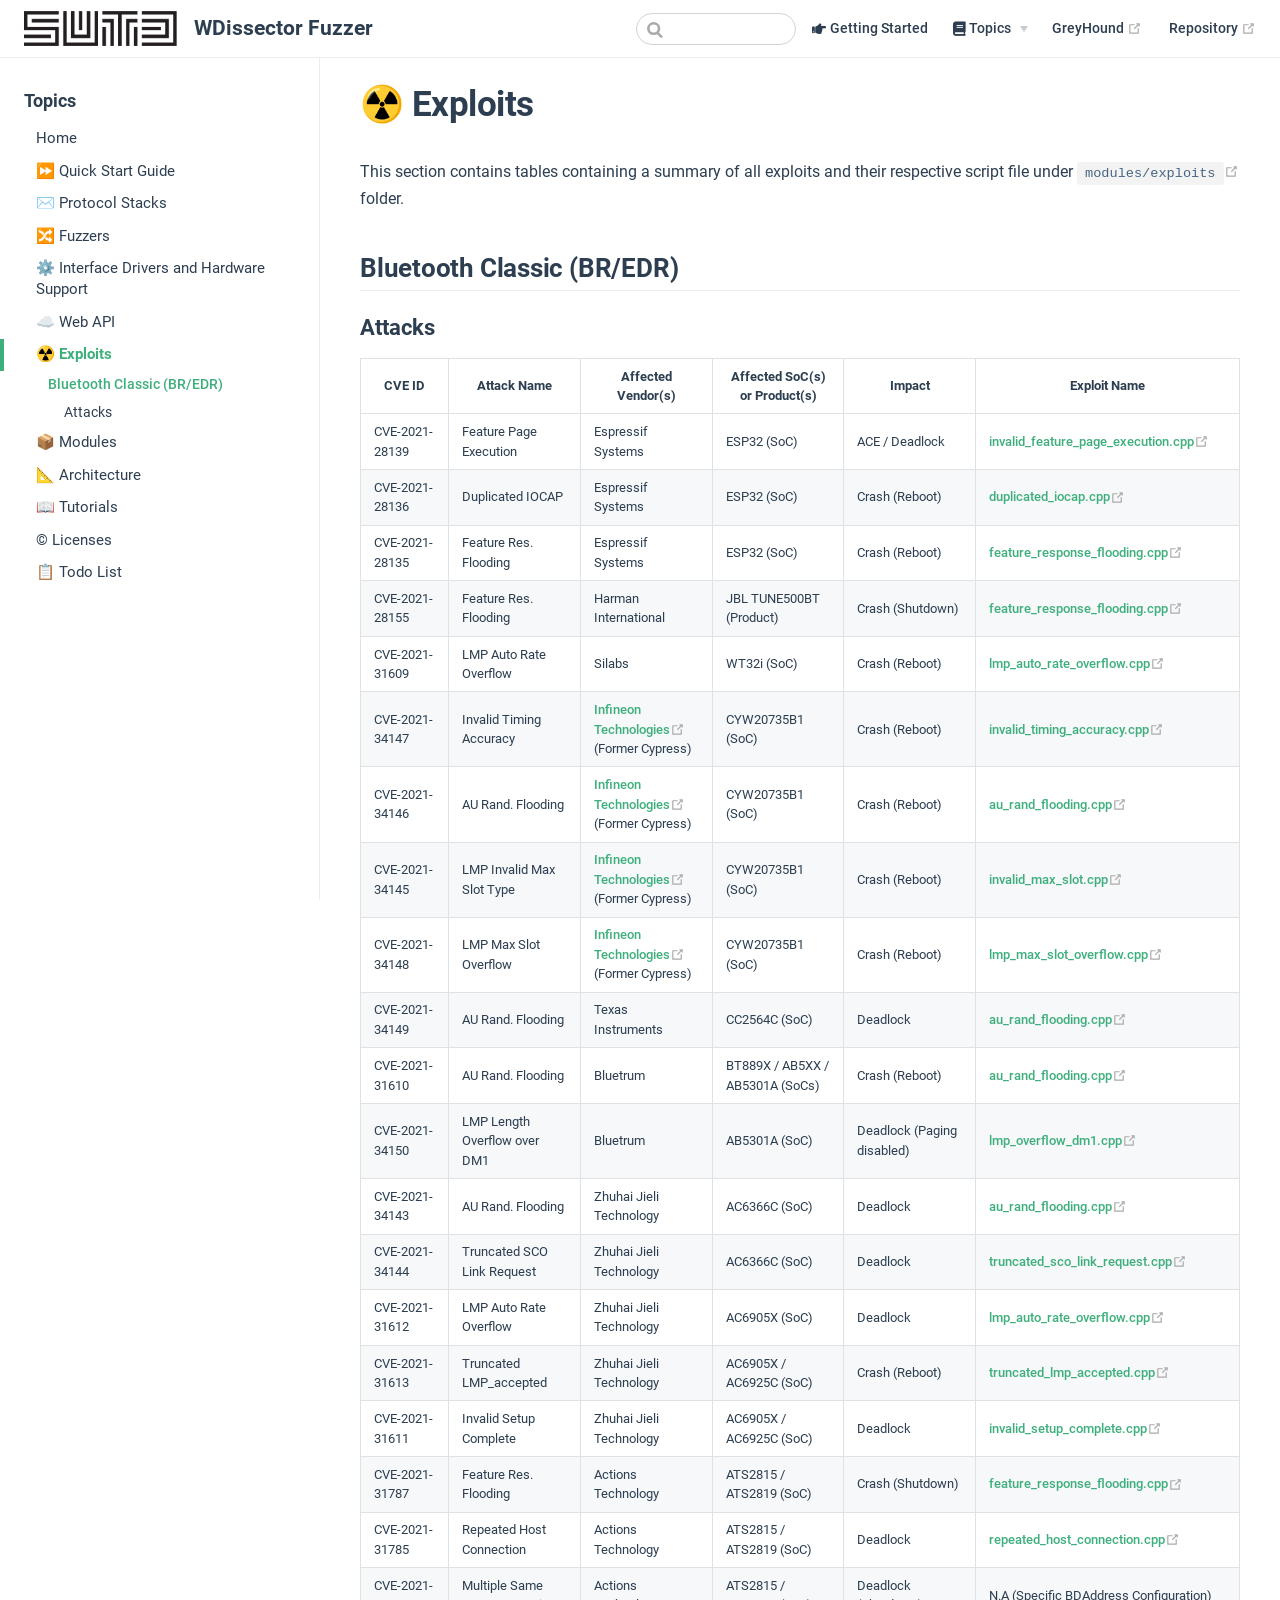
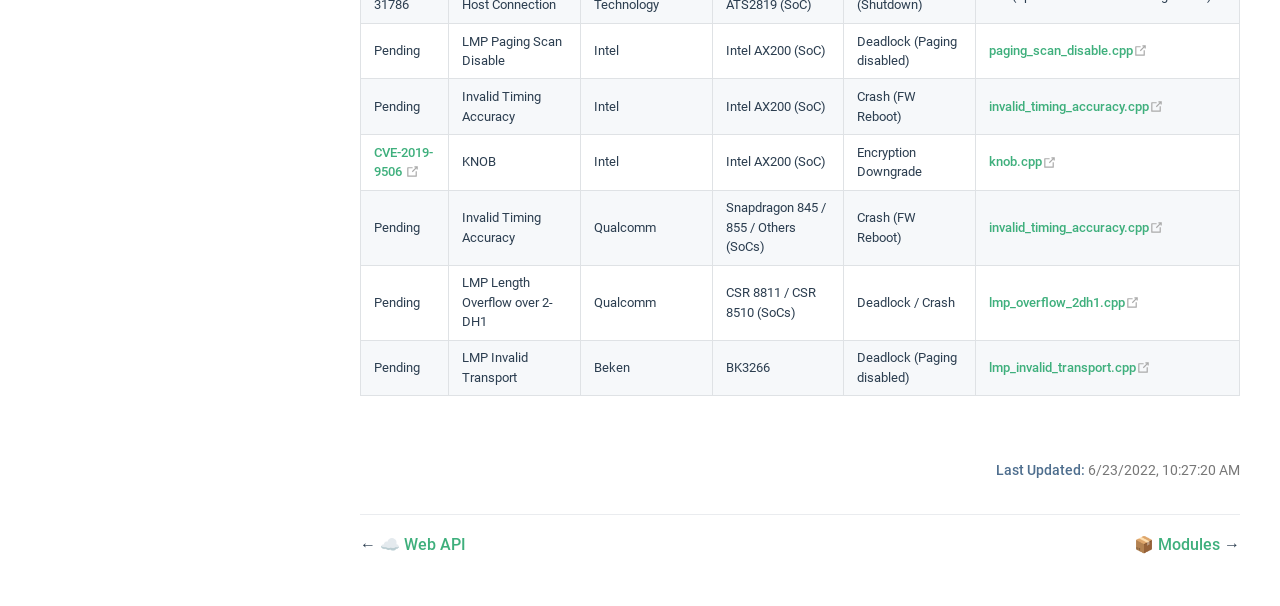
<file: BlueToolkit_updated/modules/tools/braktooth/docs/exploits.html>
<!DOCTYPE html>
<html lang="en-US">
  <head>
    <meta charset="utf-8">
    <meta name="viewport" content="width=device-width,initial-scale=1">
    <title>☢️ Exploits | WDissector Fuzzer</title>
    <meta name="generator" content="VuePress 1.7.1">
    
    <meta name="description" content="WDissector Documentation">
    <meta name="theme-color" content="#3eaf7c">
    <meta name="apple-mobile-web-app-capable" content="yes">
    <meta name="apple-mobile-web-app-status-bar-style" content="black">
    
    <link rel="preload" href="./assets/css/0.styles.001d13a0.css" as="style"><link rel="preload" href="./assets/js/app.7ecfa696.js" as="script"><link rel="preload" href="./assets/js/4.08a88d60.js" as="script"><link rel="preload" href="./assets/js/2.d5d94738.js" as="script"><link rel="preload" href="./assets/js/12.2ea7fef2.js" as="script"><link rel="prefetch" href="./assets/js/10.5edaed6d.js"><link rel="prefetch" href="./assets/js/11.b8c9dfd1.js"><link rel="prefetch" href="./assets/js/13.3bc3efd3.js"><link rel="prefetch" href="./assets/js/14.4ddd348a.js"><link rel="prefetch" href="./assets/js/15.83b6893d.js"><link rel="prefetch" href="./assets/js/16.fe0be123.js"><link rel="prefetch" href="./assets/js/17.c4ee532a.js"><link rel="prefetch" href="./assets/js/18.16936339.js"><link rel="prefetch" href="./assets/js/19.fce7675c.js"><link rel="prefetch" href="./assets/js/20.4bab7b12.js"><link rel="prefetch" href="./assets/js/3.6df3d745.js"><link rel="prefetch" href="./assets/js/5.caad9e3c.js"><link rel="prefetch" href="./assets/js/6.66c8dffe.js"><link rel="prefetch" href="./assets/js/7.43f33b36.js"><link rel="prefetch" href="./assets/js/8.54cc6fb3.js"><link rel="prefetch" href="./assets/js/9.49b281b2.js">
    <link rel="stylesheet" href="./assets/css/0.styles.001d13a0.css">
  </head>
  <body>
    <div id="app" data-server-rendered="true"><div class="theme-container"><header class="navbar"><div class="sidebar-button"><svg xmlns="http://www.w3.org/2000/svg" aria-hidden="true" role="img" viewBox="0 0 448 512" class="icon"><path fill="currentColor" d="M436 124H12c-6.627 0-12-5.373-12-12V80c0-6.627 5.373-12 12-12h424c6.627 0 12 5.373 12 12v32c0 6.627-5.373 12-12 12zm0 160H12c-6.627 0-12-5.373-12-12v-32c0-6.627 5.373-12 12-12h424c6.627 0 12 5.373 12 12v32c0 6.627-5.373 12-12 12zm0 160H12c-6.627 0-12-5.373-12-12v-32c0-6.627 5.373-12 12-12h424c6.627 0 12 5.373 12 12v32c0 6.627-5.373 12-12 12z"></path></svg></div> <a href="./index.html" class="home-link router-link-active"><img src="./sutd.png" alt="WDissector Fuzzer" class="logo"> <span class="site-name can-hide">WDissector Fuzzer</span></a> <div class="links"><div class="search-box"><input aria-label="Search" autocomplete="off" spellcheck="false" value=""> <!----></div> <nav class="nav-links can-hide"><div class="nav-item"><a href="./guide.html" class="nav-link"><q-icon name="fas fa-hand-point-right" style="font-size:0.98em;"></q-icon>
  Getting Started
</a></div><div class="nav-item"><div class="dropdown-wrapper"><button type="button" aria-label="Topics" class="dropdown-title"><span class="title"><q-icon name="fas fa-book" style="font-size:0.98em;"></q-icon>
    Topics</span> <span class="arrow down"></span></button> <button type="button" aria-label="Topics" class="mobile-dropdown-title"><span class="title"><q-icon name="fas fa-book" style="font-size:0.98em;"></q-icon>
    Topics</span> <span class="arrow right"></span></button> <ul class="nav-dropdown" style="display:none;"><li class="dropdown-item"><!----> <a href="./stacks.html" class="nav-link"><q-icon name="fas fa-layer-group" style="font-size:0.98em;"></q-icon>
  Protocol Stacks
</a></li><li class="dropdown-item"><!----> <a href="./fuzzers.html" class="nav-link"><q-icon name="fas fa-random" style="font-size:0.98em;"></q-icon>
  Fuzzers
</a></li><li class="dropdown-item"><!----> <a href="./drivers.html" class="nav-link"><q-icon name="fas fa-microchip" style="font-size:0.98em;"></q-icon>
  Drivers
</a></li><li class="dropdown-item"><!----> <a href="./api.html" class="nav-link"><q-icon name="fas fa-cloud" style="font-size:0.98em;"></q-icon>
  Web API
</a></li><li class="dropdown-item"><!----> <a href="./exploits.html" aria-current="page" class="nav-link router-link-exact-active router-link-active"><q-icon name="fas fa-radiation" style="font-size:0.98em;"></q-icon>
  Exploits
</a></li><li class="dropdown-item"><!----> <a href="./modules.html" class="nav-link"><q-icon name="fas fa-cube" style="font-size:0.98em;"></q-icon>
  Modules
</a></li><li class="dropdown-item"><!----> <a href="./architecture.html" class="nav-link"><q-icon name="fas fa-drafting-compass" style="font-size:0.98em;"></q-icon>
  Architecture
</a></li><li class="dropdown-item"><!----> <a href="./tutorials.html" class="nav-link"><q-icon name="fas fa-graduation-cap" style="font-size:0.98em;"></q-icon>
  Tutorials
</a></li><li class="dropdown-item"><!----> <a href="./licenses.html" class="nav-link"><q-icon name="fas fa-copyright" style="font-size:0.98em;"></q-icon>
  Licenses
</a></li><li class="dropdown-item"><!----> <a href="./todo.html" class="nav-link"><q-icon name="fas fa-tasks" style="font-size:0.98em;"></q-icon>
  Todo
</a></li></ul></div></div><div class="nav-item"><a href="./old_greyhound/index.html" target="_blank" rel="noopener noreferrer" class="nav-link external">
  GreyHound
  <span><svg xmlns="http://www.w3.org/2000/svg" aria-hidden="true" focusable="false" x="0px" y="0px" viewBox="0 0 100 100" width="15" height="15" class="icon outbound"><path fill="currentColor" d="M18.8,85.1h56l0,0c2.2,0,4-1.8,4-4v-32h-8v28h-48v-48h28v-8h-32l0,0c-2.2,0-4,1.8-4,4v56C14.8,83.3,16.6,85.1,18.8,85.1z"></path> <polygon fill="currentColor" points="45.7,48.7 51.3,54.3 77.2,28.5 77.2,37.2 85.2,37.2 85.2,14.9 62.8,14.9 62.8,22.9 71.5,22.9"></polygon></svg> <span class="sr-only">(opens new window)</span></span></a></div> <a href="https://gitlab.com/asset-sutd/software/wireless-deep-fuzzer/-/tree/wdissector" target="_blank" rel="noopener noreferrer" class="repo-link">
    Repository
    <span><svg xmlns="http://www.w3.org/2000/svg" aria-hidden="true" focusable="false" x="0px" y="0px" viewBox="0 0 100 100" width="15" height="15" class="icon outbound"><path fill="currentColor" d="M18.8,85.1h56l0,0c2.2,0,4-1.8,4-4v-32h-8v28h-48v-48h28v-8h-32l0,0c-2.2,0-4,1.8-4,4v56C14.8,83.3,16.6,85.1,18.8,85.1z"></path> <polygon fill="currentColor" points="45.7,48.7 51.3,54.3 77.2,28.5 77.2,37.2 85.2,37.2 85.2,14.9 62.8,14.9 62.8,22.9 71.5,22.9"></polygon></svg> <span class="sr-only">(opens new window)</span></span></a></nav></div></header> <div class="sidebar-mask"></div> <aside class="sidebar"><nav class="nav-links"><div class="nav-item"><a href="./guide.html" class="nav-link"><q-icon name="fas fa-hand-point-right" style="font-size:0.98em;"></q-icon>
  Getting Started
</a></div><div class="nav-item"><div class="dropdown-wrapper"><button type="button" aria-label="Topics" class="dropdown-title"><span class="title"><q-icon name="fas fa-book" style="font-size:0.98em;"></q-icon>
    Topics</span> <span class="arrow down"></span></button> <button type="button" aria-label="Topics" class="mobile-dropdown-title"><span class="title"><q-icon name="fas fa-book" style="font-size:0.98em;"></q-icon>
    Topics</span> <span class="arrow right"></span></button> <ul class="nav-dropdown" style="display:none;"><li class="dropdown-item"><!----> <a href="./stacks.html" class="nav-link"><q-icon name="fas fa-layer-group" style="font-size:0.98em;"></q-icon>
  Protocol Stacks
</a></li><li class="dropdown-item"><!----> <a href="./fuzzers.html" class="nav-link"><q-icon name="fas fa-random" style="font-size:0.98em;"></q-icon>
  Fuzzers
</a></li><li class="dropdown-item"><!----> <a href="./drivers.html" class="nav-link"><q-icon name="fas fa-microchip" style="font-size:0.98em;"></q-icon>
  Drivers
</a></li><li class="dropdown-item"><!----> <a href="./api.html" class="nav-link"><q-icon name="fas fa-cloud" style="font-size:0.98em;"></q-icon>
  Web API
</a></li><li class="dropdown-item"><!----> <a href="./exploits.html" aria-current="page" class="nav-link router-link-exact-active router-link-active"><q-icon name="fas fa-radiation" style="font-size:0.98em;"></q-icon>
  Exploits
</a></li><li class="dropdown-item"><!----> <a href="./modules.html" class="nav-link"><q-icon name="fas fa-cube" style="font-size:0.98em;"></q-icon>
  Modules
</a></li><li class="dropdown-item"><!----> <a href="./architecture.html" class="nav-link"><q-icon name="fas fa-drafting-compass" style="font-size:0.98em;"></q-icon>
  Architecture
</a></li><li class="dropdown-item"><!----> <a href="./tutorials.html" class="nav-link"><q-icon name="fas fa-graduation-cap" style="font-size:0.98em;"></q-icon>
  Tutorials
</a></li><li class="dropdown-item"><!----> <a href="./licenses.html" class="nav-link"><q-icon name="fas fa-copyright" style="font-size:0.98em;"></q-icon>
  Licenses
</a></li><li class="dropdown-item"><!----> <a href="./todo.html" class="nav-link"><q-icon name="fas fa-tasks" style="font-size:0.98em;"></q-icon>
  Todo
</a></li></ul></div></div><div class="nav-item"><a href="./old_greyhound/index.html" target="_blank" rel="noopener noreferrer" class="nav-link external">
  GreyHound
  <span><svg xmlns="http://www.w3.org/2000/svg" aria-hidden="true" focusable="false" x="0px" y="0px" viewBox="0 0 100 100" width="15" height="15" class="icon outbound"><path fill="currentColor" d="M18.8,85.1h56l0,0c2.2,0,4-1.8,4-4v-32h-8v28h-48v-48h28v-8h-32l0,0c-2.2,0-4,1.8-4,4v56C14.8,83.3,16.6,85.1,18.8,85.1z"></path> <polygon fill="currentColor" points="45.7,48.7 51.3,54.3 77.2,28.5 77.2,37.2 85.2,37.2 85.2,14.9 62.8,14.9 62.8,22.9 71.5,22.9"></polygon></svg> <span class="sr-only">(opens new window)</span></span></a></div> <a href="https://gitlab.com/asset-sutd/software/wireless-deep-fuzzer/-/tree/wdissector" target="_blank" rel="noopener noreferrer" class="repo-link">
    Repository
    <span><svg xmlns="http://www.w3.org/2000/svg" aria-hidden="true" focusable="false" x="0px" y="0px" viewBox="0 0 100 100" width="15" height="15" class="icon outbound"><path fill="currentColor" d="M18.8,85.1h56l0,0c2.2,0,4-1.8,4-4v-32h-8v28h-48v-48h28v-8h-32l0,0c-2.2,0-4,1.8-4,4v56C14.8,83.3,16.6,85.1,18.8,85.1z"></path> <polygon fill="currentColor" points="45.7,48.7 51.3,54.3 77.2,28.5 77.2,37.2 85.2,37.2 85.2,14.9 62.8,14.9 62.8,22.9 71.5,22.9"></polygon></svg> <span class="sr-only">(opens new window)</span></span></a></nav>  <ul class="sidebar-links"><li><section class="sidebar-group depth-0"><p class="sidebar-heading open"><span>Topics</span> <!----></p> <ul class="sidebar-links sidebar-group-items"><li><a href="./index.html" aria-current="page" class="sidebar-link">Home</a></li><li><a href="./guide.html" class="sidebar-link">⏩ Quick Start Guide</a></li><li><a href="./stacks.html" class="sidebar-link">✉️ Protocol Stacks</a></li><li><a href="./fuzzers.html" class="sidebar-link">🔀 Fuzzers</a></li><li><a href="./drivers.html" class="sidebar-link">⚙️ Interface Drivers and Hardware Support</a></li><li><a href="./api.html" class="sidebar-link">☁️ Web API</a></li><li><a href="./exploits.html" aria-current="page" class="active sidebar-link">☢️ Exploits</a><ul class="sidebar-sub-headers"><li class="sidebar-sub-header"><a href="./exploits.html#bluetooth-classic-br-edr" class="sidebar-link">Bluetooth Classic (BR/EDR)</a><ul class="sidebar-sub-headers"><li class="sidebar-sub-header"><a href="./exploits.html#attacks" class="sidebar-link">Attacks</a></li></ul></li></ul></li><li><a href="./modules.html" class="sidebar-link">📦 Modules</a></li><li><a href="./architecture.html" class="sidebar-link">📐 Architecture</a></li><li><a href="./tutorials.html" class="sidebar-link">📖 Tutorials</a></li><li><a href="./licenses.html" class="sidebar-link">©️ Licenses</a></li><li><a href="./todo.html" class="sidebar-link">📋 Todo List</a></li></ul></section></li></ul> </aside> <main class="page"> <div class="theme-default-content content__default"><h1 id="☢️-exploits"><a href="#☢️-exploits" class="header-anchor">#</a> ☢️ Exploits</h1> <p>This section contains tables containing a summary of all exploits and their respective script file under <a href="https://gitlab.com/asset-sutd/software/wireless-deep-fuzzer/-/tree/wdissector/modules/exploits" target="_blank" rel="noopener noreferrer"><code>modules/exploits</code><span><svg xmlns="http://www.w3.org/2000/svg" aria-hidden="true" focusable="false" x="0px" y="0px" viewBox="0 0 100 100" width="15" height="15" class="icon outbound"><path fill="currentColor" d="M18.8,85.1h56l0,0c2.2,0,4-1.8,4-4v-32h-8v28h-48v-48h28v-8h-32l0,0c-2.2,0-4,1.8-4,4v56C14.8,83.3,16.6,85.1,18.8,85.1z"></path> <polygon fill="currentColor" points="45.7,48.7 51.3,54.3 77.2,28.5 77.2,37.2 85.2,37.2 85.2,14.9 62.8,14.9 62.8,22.9 71.5,22.9"></polygon></svg> <span class="sr-only">(opens new window)</span></span></a> folder.</p> <h2 id="bluetooth-classic-br-edr"><a href="#bluetooth-classic-br-edr" class="header-anchor">#</a> <strong>Bluetooth Classic (BR/EDR)</strong></h2> <h3 id="attacks"><a href="#attacks" class="header-anchor">#</a> Attacks</h3> <table><thead><tr><th>CVE ID</th> <th>Attack Name</th> <th>Affected Vendor(s)</th> <th>Affected SoC(s) or Product(s)</th> <th>Impact</th> <th>Exploit Name</th></tr></thead> <tbody><tr><td>CVE-2021-28139</td> <td>Feature Page Execution</td> <td>Espressif Systems</td> <td>ESP32 (SoC)</td> <td>ACE / Deadlock</td> <td><a href="https://gitlab.com/asset-sutd/software/wireless-deep-fuzzer/-/blob/wdissector/modules/exploits/invalid_feature_page_execution.cpp" target="_blank" rel="noopener noreferrer">invalid_feature_page_execution.cpp<span><svg xmlns="http://www.w3.org/2000/svg" aria-hidden="true" focusable="false" x="0px" y="0px" viewBox="0 0 100 100" width="15" height="15" class="icon outbound"><path fill="currentColor" d="M18.8,85.1h56l0,0c2.2,0,4-1.8,4-4v-32h-8v28h-48v-48h28v-8h-32l0,0c-2.2,0-4,1.8-4,4v56C14.8,83.3,16.6,85.1,18.8,85.1z"></path> <polygon fill="currentColor" points="45.7,48.7 51.3,54.3 77.2,28.5 77.2,37.2 85.2,37.2 85.2,14.9 62.8,14.9 62.8,22.9 71.5,22.9"></polygon></svg> <span class="sr-only">(opens new window)</span></span></a></td></tr> <tr><td>CVE-2021-28136</td> <td>Duplicated IOCAP</td> <td>Espressif Systems</td> <td>ESP32 (SoC)</td> <td>Crash (Reboot)</td> <td><a href="https://gitlab.com/asset-sutd/software/wireless-deep-fuzzer/-/blob/wdissector/modules/exploits/duplicated_iocap.cpp" target="_blank" rel="noopener noreferrer">duplicated_iocap.cpp<span><svg xmlns="http://www.w3.org/2000/svg" aria-hidden="true" focusable="false" x="0px" y="0px" viewBox="0 0 100 100" width="15" height="15" class="icon outbound"><path fill="currentColor" d="M18.8,85.1h56l0,0c2.2,0,4-1.8,4-4v-32h-8v28h-48v-48h28v-8h-32l0,0c-2.2,0-4,1.8-4,4v56C14.8,83.3,16.6,85.1,18.8,85.1z"></path> <polygon fill="currentColor" points="45.7,48.7 51.3,54.3 77.2,28.5 77.2,37.2 85.2,37.2 85.2,14.9 62.8,14.9 62.8,22.9 71.5,22.9"></polygon></svg> <span class="sr-only">(opens new window)</span></span></a></td></tr> <tr><td>CVE-2021-28135</td> <td>Feature Res. Flooding</td> <td>Espressif Systems</td> <td>ESP32 (SoC)</td> <td>Crash (Reboot)</td> <td><a href="https://gitlab.com/asset-sutd/software/wireless-deep-fuzzer/-/blob/wdissector/modules/exploits/feature_response_flooding.cpp" target="_blank" rel="noopener noreferrer">feature_response_flooding.cpp<span><svg xmlns="http://www.w3.org/2000/svg" aria-hidden="true" focusable="false" x="0px" y="0px" viewBox="0 0 100 100" width="15" height="15" class="icon outbound"><path fill="currentColor" d="M18.8,85.1h56l0,0c2.2,0,4-1.8,4-4v-32h-8v28h-48v-48h28v-8h-32l0,0c-2.2,0-4,1.8-4,4v56C14.8,83.3,16.6,85.1,18.8,85.1z"></path> <polygon fill="currentColor" points="45.7,48.7 51.3,54.3 77.2,28.5 77.2,37.2 85.2,37.2 85.2,14.9 62.8,14.9 62.8,22.9 71.5,22.9"></polygon></svg> <span class="sr-only">(opens new window)</span></span></a></td></tr> <tr><td>CVE-2021-28155</td> <td>Feature Res. Flooding</td> <td>Harman International</td> <td>JBL TUNE500BT (Product)</td> <td>Crash (Shutdown)</td> <td><a href="https://gitlab.com/asset-sutd/software/wireless-deep-fuzzer/-/blob/wdissector/modules/exploits/feature_response_flooding.cpp" target="_blank" rel="noopener noreferrer">feature_response_flooding.cpp<span><svg xmlns="http://www.w3.org/2000/svg" aria-hidden="true" focusable="false" x="0px" y="0px" viewBox="0 0 100 100" width="15" height="15" class="icon outbound"><path fill="currentColor" d="M18.8,85.1h56l0,0c2.2,0,4-1.8,4-4v-32h-8v28h-48v-48h28v-8h-32l0,0c-2.2,0-4,1.8-4,4v56C14.8,83.3,16.6,85.1,18.8,85.1z"></path> <polygon fill="currentColor" points="45.7,48.7 51.3,54.3 77.2,28.5 77.2,37.2 85.2,37.2 85.2,14.9 62.8,14.9 62.8,22.9 71.5,22.9"></polygon></svg> <span class="sr-only">(opens new window)</span></span></a></td></tr> <tr><td>CVE-2021-31609</td> <td>LMP Auto Rate Overflow</td> <td>Silabs</td> <td>WT32i (SoC)</td> <td>Crash (Reboot)</td> <td><a href="https://gitlab.com/asset-sutd/software/wireless-deep-fuzzer/-/blob/wdissector/modules/exploits/lmp_auto_rate_overflow.cpp" target="_blank" rel="noopener noreferrer">lmp_auto_rate_overflow.cpp<span><svg xmlns="http://www.w3.org/2000/svg" aria-hidden="true" focusable="false" x="0px" y="0px" viewBox="0 0 100 100" width="15" height="15" class="icon outbound"><path fill="currentColor" d="M18.8,85.1h56l0,0c2.2,0,4-1.8,4-4v-32h-8v28h-48v-48h28v-8h-32l0,0c-2.2,0-4,1.8-4,4v56C14.8,83.3,16.6,85.1,18.8,85.1z"></path> <polygon fill="currentColor" points="45.7,48.7 51.3,54.3 77.2,28.5 77.2,37.2 85.2,37.2 85.2,14.9 62.8,14.9 62.8,22.9 71.5,22.9"></polygon></svg> <span class="sr-only">(opens new window)</span></span></a></td></tr> <tr><td>CVE-2021-34147</td> <td>Invalid Timing Accuracy</td> <td><a href="https://www.infineon.com/" target="_blank" rel="noopener noreferrer">Infineon Technologies<span><svg xmlns="http://www.w3.org/2000/svg" aria-hidden="true" focusable="false" x="0px" y="0px" viewBox="0 0 100 100" width="15" height="15" class="icon outbound"><path fill="currentColor" d="M18.8,85.1h56l0,0c2.2,0,4-1.8,4-4v-32h-8v28h-48v-48h28v-8h-32l0,0c-2.2,0-4,1.8-4,4v56C14.8,83.3,16.6,85.1,18.8,85.1z"></path> <polygon fill="currentColor" points="45.7,48.7 51.3,54.3 77.2,28.5 77.2,37.2 85.2,37.2 85.2,14.9 62.8,14.9 62.8,22.9 71.5,22.9"></polygon></svg> <span class="sr-only">(opens new window)</span></span></a><br>(Former Cypress)</td> <td>CYW20735B1 (SoC)</td> <td>Crash (Reboot)</td> <td><a href="https://gitlab.com/asset-sutd/software/wireless-deep-fuzzer/-/blob/wdissector/modules/exploits/invalid_timing_accuracy.cpp" target="_blank" rel="noopener noreferrer">invalid_timing_accuracy.cpp<span><svg xmlns="http://www.w3.org/2000/svg" aria-hidden="true" focusable="false" x="0px" y="0px" viewBox="0 0 100 100" width="15" height="15" class="icon outbound"><path fill="currentColor" d="M18.8,85.1h56l0,0c2.2,0,4-1.8,4-4v-32h-8v28h-48v-48h28v-8h-32l0,0c-2.2,0-4,1.8-4,4v56C14.8,83.3,16.6,85.1,18.8,85.1z"></path> <polygon fill="currentColor" points="45.7,48.7 51.3,54.3 77.2,28.5 77.2,37.2 85.2,37.2 85.2,14.9 62.8,14.9 62.8,22.9 71.5,22.9"></polygon></svg> <span class="sr-only">(opens new window)</span></span></a></td></tr> <tr><td>CVE-2021-34146</td> <td>AU Rand. Flooding</td> <td><a href="https://www.infineon.com/" target="_blank" rel="noopener noreferrer">Infineon Technologies<span><svg xmlns="http://www.w3.org/2000/svg" aria-hidden="true" focusable="false" x="0px" y="0px" viewBox="0 0 100 100" width="15" height="15" class="icon outbound"><path fill="currentColor" d="M18.8,85.1h56l0,0c2.2,0,4-1.8,4-4v-32h-8v28h-48v-48h28v-8h-32l0,0c-2.2,0-4,1.8-4,4v56C14.8,83.3,16.6,85.1,18.8,85.1z"></path> <polygon fill="currentColor" points="45.7,48.7 51.3,54.3 77.2,28.5 77.2,37.2 85.2,37.2 85.2,14.9 62.8,14.9 62.8,22.9 71.5,22.9"></polygon></svg> <span class="sr-only">(opens new window)</span></span></a><br>(Former Cypress)</td> <td>CYW20735B1 (SoC)</td> <td>Crash (Reboot)</td> <td><a href="https://gitlab.com/asset-sutd/software/wireless-deep-fuzzer/-/blob/wdissector/modules/exploits/au_rand_flooding.cpp" target="_blank" rel="noopener noreferrer">au_rand_flooding.cpp<span><svg xmlns="http://www.w3.org/2000/svg" aria-hidden="true" focusable="false" x="0px" y="0px" viewBox="0 0 100 100" width="15" height="15" class="icon outbound"><path fill="currentColor" d="M18.8,85.1h56l0,0c2.2,0,4-1.8,4-4v-32h-8v28h-48v-48h28v-8h-32l0,0c-2.2,0-4,1.8-4,4v56C14.8,83.3,16.6,85.1,18.8,85.1z"></path> <polygon fill="currentColor" points="45.7,48.7 51.3,54.3 77.2,28.5 77.2,37.2 85.2,37.2 85.2,14.9 62.8,14.9 62.8,22.9 71.5,22.9"></polygon></svg> <span class="sr-only">(opens new window)</span></span></a></td></tr> <tr><td>CVE-2021-34145</td> <td>LMP Invalid Max Slot Type</td> <td><a href="https://www.infineon.com/" target="_blank" rel="noopener noreferrer">Infineon Technologies<span><svg xmlns="http://www.w3.org/2000/svg" aria-hidden="true" focusable="false" x="0px" y="0px" viewBox="0 0 100 100" width="15" height="15" class="icon outbound"><path fill="currentColor" d="M18.8,85.1h56l0,0c2.2,0,4-1.8,4-4v-32h-8v28h-48v-48h28v-8h-32l0,0c-2.2,0-4,1.8-4,4v56C14.8,83.3,16.6,85.1,18.8,85.1z"></path> <polygon fill="currentColor" points="45.7,48.7 51.3,54.3 77.2,28.5 77.2,37.2 85.2,37.2 85.2,14.9 62.8,14.9 62.8,22.9 71.5,22.9"></polygon></svg> <span class="sr-only">(opens new window)</span></span></a><br>(Former Cypress)</td> <td>CYW20735B1 (SoC)</td> <td>Crash (Reboot)</td> <td><a href="https://gitlab.com/asset-sutd/software/wireless-deep-fuzzer/-/blob/wdissector/modules/exploits/invalid_max_slot.cpp" target="_blank" rel="noopener noreferrer">invalid_max_slot.cpp<span><svg xmlns="http://www.w3.org/2000/svg" aria-hidden="true" focusable="false" x="0px" y="0px" viewBox="0 0 100 100" width="15" height="15" class="icon outbound"><path fill="currentColor" d="M18.8,85.1h56l0,0c2.2,0,4-1.8,4-4v-32h-8v28h-48v-48h28v-8h-32l0,0c-2.2,0-4,1.8-4,4v56C14.8,83.3,16.6,85.1,18.8,85.1z"></path> <polygon fill="currentColor" points="45.7,48.7 51.3,54.3 77.2,28.5 77.2,37.2 85.2,37.2 85.2,14.9 62.8,14.9 62.8,22.9 71.5,22.9"></polygon></svg> <span class="sr-only">(opens new window)</span></span></a></td></tr> <tr><td>CVE-2021-34148</td> <td>LMP Max Slot Overflow</td> <td><a href="https://www.infineon.com/" target="_blank" rel="noopener noreferrer">Infineon Technologies<span><svg xmlns="http://www.w3.org/2000/svg" aria-hidden="true" focusable="false" x="0px" y="0px" viewBox="0 0 100 100" width="15" height="15" class="icon outbound"><path fill="currentColor" d="M18.8,85.1h56l0,0c2.2,0,4-1.8,4-4v-32h-8v28h-48v-48h28v-8h-32l0,0c-2.2,0-4,1.8-4,4v56C14.8,83.3,16.6,85.1,18.8,85.1z"></path> <polygon fill="currentColor" points="45.7,48.7 51.3,54.3 77.2,28.5 77.2,37.2 85.2,37.2 85.2,14.9 62.8,14.9 62.8,22.9 71.5,22.9"></polygon></svg> <span class="sr-only">(opens new window)</span></span></a><br>(Former Cypress)</td> <td>CYW20735B1 (SoC)</td> <td>Crash (Reboot)</td> <td><a href="https://gitlab.com/asset-sutd/software/wireless-deep-fuzzer/-/blob/wdissector/modules/exploits/lmp_max_slot_overflow.cpp" target="_blank" rel="noopener noreferrer">lmp_max_slot_overflow.cpp<span><svg xmlns="http://www.w3.org/2000/svg" aria-hidden="true" focusable="false" x="0px" y="0px" viewBox="0 0 100 100" width="15" height="15" class="icon outbound"><path fill="currentColor" d="M18.8,85.1h56l0,0c2.2,0,4-1.8,4-4v-32h-8v28h-48v-48h28v-8h-32l0,0c-2.2,0-4,1.8-4,4v56C14.8,83.3,16.6,85.1,18.8,85.1z"></path> <polygon fill="currentColor" points="45.7,48.7 51.3,54.3 77.2,28.5 77.2,37.2 85.2,37.2 85.2,14.9 62.8,14.9 62.8,22.9 71.5,22.9"></polygon></svg> <span class="sr-only">(opens new window)</span></span></a></td></tr> <tr><td>CVE-2021-34149</td> <td>AU Rand. Flooding</td> <td>Texas Instruments</td> <td>CC2564C (SoC)</td> <td>Deadlock</td> <td><a href="https://gitlab.com/asset-sutd/software/wireless-deep-fuzzer/-/blob/wdissector/modules/exploits/au_rand_flooding.cpp" target="_blank" rel="noopener noreferrer">au_rand_flooding.cpp<span><svg xmlns="http://www.w3.org/2000/svg" aria-hidden="true" focusable="false" x="0px" y="0px" viewBox="0 0 100 100" width="15" height="15" class="icon outbound"><path fill="currentColor" d="M18.8,85.1h56l0,0c2.2,0,4-1.8,4-4v-32h-8v28h-48v-48h28v-8h-32l0,0c-2.2,0-4,1.8-4,4v56C14.8,83.3,16.6,85.1,18.8,85.1z"></path> <polygon fill="currentColor" points="45.7,48.7 51.3,54.3 77.2,28.5 77.2,37.2 85.2,37.2 85.2,14.9 62.8,14.9 62.8,22.9 71.5,22.9"></polygon></svg> <span class="sr-only">(opens new window)</span></span></a></td></tr> <tr><td>CVE-2021-31610</td> <td>AU Rand. Flooding</td> <td>Bluetrum</td> <td>BT889X / AB5XX / AB5301A (SoCs)</td> <td>Crash (Reboot)</td> <td><a href="https://gitlab.com/asset-sutd/software/wireless-deep-fuzzer/-/blob/wdissector/modules/exploits/au_rand_flooding.cpp" target="_blank" rel="noopener noreferrer">au_rand_flooding.cpp<span><svg xmlns="http://www.w3.org/2000/svg" aria-hidden="true" focusable="false" x="0px" y="0px" viewBox="0 0 100 100" width="15" height="15" class="icon outbound"><path fill="currentColor" d="M18.8,85.1h56l0,0c2.2,0,4-1.8,4-4v-32h-8v28h-48v-48h28v-8h-32l0,0c-2.2,0-4,1.8-4,4v56C14.8,83.3,16.6,85.1,18.8,85.1z"></path> <polygon fill="currentColor" points="45.7,48.7 51.3,54.3 77.2,28.5 77.2,37.2 85.2,37.2 85.2,14.9 62.8,14.9 62.8,22.9 71.5,22.9"></polygon></svg> <span class="sr-only">(opens new window)</span></span></a></td></tr> <tr><td>CVE-2021-34150</td> <td>LMP Length Overflow over DM1</td> <td>Bluetrum</td> <td>AB5301A (SoC)</td> <td>Deadlock (Paging disabled)</td> <td><a href="https://gitlab.com/asset-sutd/software/wireless-deep-fuzzer/-/blob/wdissector/modules/exploits/lmp_overflow_dm1.cpp" target="_blank" rel="noopener noreferrer">lmp_overflow_dm1.cpp<span><svg xmlns="http://www.w3.org/2000/svg" aria-hidden="true" focusable="false" x="0px" y="0px" viewBox="0 0 100 100" width="15" height="15" class="icon outbound"><path fill="currentColor" d="M18.8,85.1h56l0,0c2.2,0,4-1.8,4-4v-32h-8v28h-48v-48h28v-8h-32l0,0c-2.2,0-4,1.8-4,4v56C14.8,83.3,16.6,85.1,18.8,85.1z"></path> <polygon fill="currentColor" points="45.7,48.7 51.3,54.3 77.2,28.5 77.2,37.2 85.2,37.2 85.2,14.9 62.8,14.9 62.8,22.9 71.5,22.9"></polygon></svg> <span class="sr-only">(opens new window)</span></span></a></td></tr> <tr><td>CVE-2021-34143</td> <td>AU Rand. Flooding</td> <td>Zhuhai Jieli Technology</td> <td>AC6366C (SoC)</td> <td>Deadlock</td> <td><a href="https://gitlab.com/asset-sutd/software/wireless-deep-fuzzer/-/blob/wdissector/modules/exploits/au_rand_flooding.cpp" target="_blank" rel="noopener noreferrer">au_rand_flooding.cpp<span><svg xmlns="http://www.w3.org/2000/svg" aria-hidden="true" focusable="false" x="0px" y="0px" viewBox="0 0 100 100" width="15" height="15" class="icon outbound"><path fill="currentColor" d="M18.8,85.1h56l0,0c2.2,0,4-1.8,4-4v-32h-8v28h-48v-48h28v-8h-32l0,0c-2.2,0-4,1.8-4,4v56C14.8,83.3,16.6,85.1,18.8,85.1z"></path> <polygon fill="currentColor" points="45.7,48.7 51.3,54.3 77.2,28.5 77.2,37.2 85.2,37.2 85.2,14.9 62.8,14.9 62.8,22.9 71.5,22.9"></polygon></svg> <span class="sr-only">(opens new window)</span></span></a></td></tr> <tr><td>CVE-2021-34144</td> <td>Truncated SCO Link Request</td> <td>Zhuhai Jieli Technology</td> <td>AC6366C (SoC)</td> <td>Deadlock</td> <td><a href="https://gitlab.com/asset-sutd/software/wireless-deep-fuzzer/-/blob/wdissector/modules/exploits/truncated_sco_link_request.cpp" target="_blank" rel="noopener noreferrer">truncated_sco_link_request.cpp<span><svg xmlns="http://www.w3.org/2000/svg" aria-hidden="true" focusable="false" x="0px" y="0px" viewBox="0 0 100 100" width="15" height="15" class="icon outbound"><path fill="currentColor" d="M18.8,85.1h56l0,0c2.2,0,4-1.8,4-4v-32h-8v28h-48v-48h28v-8h-32l0,0c-2.2,0-4,1.8-4,4v56C14.8,83.3,16.6,85.1,18.8,85.1z"></path> <polygon fill="currentColor" points="45.7,48.7 51.3,54.3 77.2,28.5 77.2,37.2 85.2,37.2 85.2,14.9 62.8,14.9 62.8,22.9 71.5,22.9"></polygon></svg> <span class="sr-only">(opens new window)</span></span></a></td></tr> <tr><td>CVE-2021-31612</td> <td>LMP Auto Rate Overflow</td> <td>Zhuhai Jieli Technology</td> <td>AC6905X (SoC)</td> <td>Deadlock</td> <td><a href="https://gitlab.com/asset-sutd/software/wireless-deep-fuzzer/-/blob/wdissector/modules/exploits/lmp_auto_rate_overflow.cpp" target="_blank" rel="noopener noreferrer">lmp_auto_rate_overflow.cpp<span><svg xmlns="http://www.w3.org/2000/svg" aria-hidden="true" focusable="false" x="0px" y="0px" viewBox="0 0 100 100" width="15" height="15" class="icon outbound"><path fill="currentColor" d="M18.8,85.1h56l0,0c2.2,0,4-1.8,4-4v-32h-8v28h-48v-48h28v-8h-32l0,0c-2.2,0-4,1.8-4,4v56C14.8,83.3,16.6,85.1,18.8,85.1z"></path> <polygon fill="currentColor" points="45.7,48.7 51.3,54.3 77.2,28.5 77.2,37.2 85.2,37.2 85.2,14.9 62.8,14.9 62.8,22.9 71.5,22.9"></polygon></svg> <span class="sr-only">(opens new window)</span></span></a></td></tr> <tr><td>CVE-2021-31613</td> <td>Truncated LMP_accepted</td> <td>Zhuhai Jieli Technology</td> <td>AC6905X / AC6925C (SoC)</td> <td>Crash (Reboot)</td> <td><a href="https://gitlab.com/asset-sutd/software/wireless-deep-fuzzer/-/blob/wdissector/modules/exploits/truncated_lmp_accepted.cpp" target="_blank" rel="noopener noreferrer">truncated_lmp_accepted.cpp<span><svg xmlns="http://www.w3.org/2000/svg" aria-hidden="true" focusable="false" x="0px" y="0px" viewBox="0 0 100 100" width="15" height="15" class="icon outbound"><path fill="currentColor" d="M18.8,85.1h56l0,0c2.2,0,4-1.8,4-4v-32h-8v28h-48v-48h28v-8h-32l0,0c-2.2,0-4,1.8-4,4v56C14.8,83.3,16.6,85.1,18.8,85.1z"></path> <polygon fill="currentColor" points="45.7,48.7 51.3,54.3 77.2,28.5 77.2,37.2 85.2,37.2 85.2,14.9 62.8,14.9 62.8,22.9 71.5,22.9"></polygon></svg> <span class="sr-only">(opens new window)</span></span></a></td></tr> <tr><td>CVE-2021-31611</td> <td>Invalid Setup Complete</td> <td>Zhuhai Jieli Technology</td> <td>AC6905X / AC6925C (SoC)</td> <td>Deadlock</td> <td><a href="https://gitlab.com/asset-sutd/software/wireless-deep-fuzzer/-/blob/wdissector/modules/exploits/invalid_setup_complete.cpp" target="_blank" rel="noopener noreferrer">invalid_setup_complete.cpp<span><svg xmlns="http://www.w3.org/2000/svg" aria-hidden="true" focusable="false" x="0px" y="0px" viewBox="0 0 100 100" width="15" height="15" class="icon outbound"><path fill="currentColor" d="M18.8,85.1h56l0,0c2.2,0,4-1.8,4-4v-32h-8v28h-48v-48h28v-8h-32l0,0c-2.2,0-4,1.8-4,4v56C14.8,83.3,16.6,85.1,18.8,85.1z"></path> <polygon fill="currentColor" points="45.7,48.7 51.3,54.3 77.2,28.5 77.2,37.2 85.2,37.2 85.2,14.9 62.8,14.9 62.8,22.9 71.5,22.9"></polygon></svg> <span class="sr-only">(opens new window)</span></span></a></td></tr> <tr><td>CVE-2021-31787</td> <td>Feature Res. Flooding</td> <td>Actions Technology</td> <td>ATS2815 / ATS2819 (SoC)</td> <td>Crash (Shutdown)</td> <td><a href="https://gitlab.com/asset-sutd/software/wireless-deep-fuzzer/-/blob/wdissector/modules/exploits/feature_response_flooding.cpp" target="_blank" rel="noopener noreferrer">feature_response_flooding.cpp<span><svg xmlns="http://www.w3.org/2000/svg" aria-hidden="true" focusable="false" x="0px" y="0px" viewBox="0 0 100 100" width="15" height="15" class="icon outbound"><path fill="currentColor" d="M18.8,85.1h56l0,0c2.2,0,4-1.8,4-4v-32h-8v28h-48v-48h28v-8h-32l0,0c-2.2,0-4,1.8-4,4v56C14.8,83.3,16.6,85.1,18.8,85.1z"></path> <polygon fill="currentColor" points="45.7,48.7 51.3,54.3 77.2,28.5 77.2,37.2 85.2,37.2 85.2,14.9 62.8,14.9 62.8,22.9 71.5,22.9"></polygon></svg> <span class="sr-only">(opens new window)</span></span></a></td></tr> <tr><td>CVE-2021-31785</td> <td>Repeated Host Connection</td> <td>Actions Technology</td> <td>ATS2815 / ATS2819 (SoC)</td> <td>Deadlock</td> <td><a href="https://gitlab.com/asset-sutd/software/wireless-deep-fuzzer/-/blob/wdissector/modules/exploits/repeated_host_connection.cpp" target="_blank" rel="noopener noreferrer">repeated_host_connection.cpp<span><svg xmlns="http://www.w3.org/2000/svg" aria-hidden="true" focusable="false" x="0px" y="0px" viewBox="0 0 100 100" width="15" height="15" class="icon outbound"><path fill="currentColor" d="M18.8,85.1h56l0,0c2.2,0,4-1.8,4-4v-32h-8v28h-48v-48h28v-8h-32l0,0c-2.2,0-4,1.8-4,4v56C14.8,83.3,16.6,85.1,18.8,85.1z"></path> <polygon fill="currentColor" points="45.7,48.7 51.3,54.3 77.2,28.5 77.2,37.2 85.2,37.2 85.2,14.9 62.8,14.9 62.8,22.9 71.5,22.9"></polygon></svg> <span class="sr-only">(opens new window)</span></span></a></td></tr> <tr><td>CVE-2021-31786</td> <td>Multiple Same Host Connection</td> <td>Actions Technology</td> <td>ATS2815 / ATS2819 (SoC)</td> <td>Deadlock (Shutdown)</td> <td>N.A (Specific BDAddress Configuration)</td></tr> <tr><td>Pending</td> <td>LMP Paging Scan Disable</td> <td>Intel</td> <td>Intel AX200 (SoC)</td> <td>Deadlock (Paging disabled)</td> <td><a href="https://gitlab.com/asset-sutd/software/wireless-deep-fuzzer/-/blob/wdissector/modules/exploits/paging_scan_disable.cpp" target="_blank" rel="noopener noreferrer">paging_scan_disable.cpp<span><svg xmlns="http://www.w3.org/2000/svg" aria-hidden="true" focusable="false" x="0px" y="0px" viewBox="0 0 100 100" width="15" height="15" class="icon outbound"><path fill="currentColor" d="M18.8,85.1h56l0,0c2.2,0,4-1.8,4-4v-32h-8v28h-48v-48h28v-8h-32l0,0c-2.2,0-4,1.8-4,4v56C14.8,83.3,16.6,85.1,18.8,85.1z"></path> <polygon fill="currentColor" points="45.7,48.7 51.3,54.3 77.2,28.5 77.2,37.2 85.2,37.2 85.2,14.9 62.8,14.9 62.8,22.9 71.5,22.9"></polygon></svg> <span class="sr-only">(opens new window)</span></span></a></td></tr> <tr><td>Pending</td> <td>Invalid Timing Accuracy</td> <td>Intel</td> <td>Intel AX200 (SoC)</td> <td>Crash (FW Reboot)</td> <td><a href="https://gitlab.com/asset-sutd/software/wireless-deep-fuzzer/-/blob/wdissector/modules/exploits/invalid_timing_accuracy.cpp" target="_blank" rel="noopener noreferrer">invalid_timing_accuracy.cpp<span><svg xmlns="http://www.w3.org/2000/svg" aria-hidden="true" focusable="false" x="0px" y="0px" viewBox="0 0 100 100" width="15" height="15" class="icon outbound"><path fill="currentColor" d="M18.8,85.1h56l0,0c2.2,0,4-1.8,4-4v-32h-8v28h-48v-48h28v-8h-32l0,0c-2.2,0-4,1.8-4,4v56C14.8,83.3,16.6,85.1,18.8,85.1z"></path> <polygon fill="currentColor" points="45.7,48.7 51.3,54.3 77.2,28.5 77.2,37.2 85.2,37.2 85.2,14.9 62.8,14.9 62.8,22.9 71.5,22.9"></polygon></svg> <span class="sr-only">(opens new window)</span></span></a></td></tr> <tr><td><a href="https://www.kb.cert.org/vuls/id/918987/" target="_blank" rel="noopener noreferrer">CVE-2019-9506 <span><svg xmlns="http://www.w3.org/2000/svg" aria-hidden="true" focusable="false" x="0px" y="0px" viewBox="0 0 100 100" width="15" height="15" class="icon outbound"><path fill="currentColor" d="M18.8,85.1h56l0,0c2.2,0,4-1.8,4-4v-32h-8v28h-48v-48h28v-8h-32l0,0c-2.2,0-4,1.8-4,4v56C14.8,83.3,16.6,85.1,18.8,85.1z"></path> <polygon fill="currentColor" points="45.7,48.7 51.3,54.3 77.2,28.5 77.2,37.2 85.2,37.2 85.2,14.9 62.8,14.9 62.8,22.9 71.5,22.9"></polygon></svg> <span class="sr-only">(opens new window)</span></span></a></td> <td>KNOB</td> <td>Intel</td> <td>Intel AX200 (SoC)</td> <td>Encryption Downgrade</td> <td><a href="https://gitlab.com/asset-sutd/software/wireless-deep-fuzzer/-/blob/wdissector/modules/exploits/knob.cpp" target="_blank" rel="noopener noreferrer">knob.cpp<span><svg xmlns="http://www.w3.org/2000/svg" aria-hidden="true" focusable="false" x="0px" y="0px" viewBox="0 0 100 100" width="15" height="15" class="icon outbound"><path fill="currentColor" d="M18.8,85.1h56l0,0c2.2,0,4-1.8,4-4v-32h-8v28h-48v-48h28v-8h-32l0,0c-2.2,0-4,1.8-4,4v56C14.8,83.3,16.6,85.1,18.8,85.1z"></path> <polygon fill="currentColor" points="45.7,48.7 51.3,54.3 77.2,28.5 77.2,37.2 85.2,37.2 85.2,14.9 62.8,14.9 62.8,22.9 71.5,22.9"></polygon></svg> <span class="sr-only">(opens new window)</span></span></a></td></tr> <tr><td>Pending</td> <td>Invalid Timing Accuracy</td> <td>Qualcomm</td> <td>Snapdragon 845 / 855 / Others (SoCs)</td> <td>Crash (FW Reboot)</td> <td><a href="https://gitlab.com/asset-sutd/software/wireless-deep-fuzzer/-/blob/wdissector/modules/exploits/invalid_timing_accuracy.cpp" target="_blank" rel="noopener noreferrer">invalid_timing_accuracy.cpp<span><svg xmlns="http://www.w3.org/2000/svg" aria-hidden="true" focusable="false" x="0px" y="0px" viewBox="0 0 100 100" width="15" height="15" class="icon outbound"><path fill="currentColor" d="M18.8,85.1h56l0,0c2.2,0,4-1.8,4-4v-32h-8v28h-48v-48h28v-8h-32l0,0c-2.2,0-4,1.8-4,4v56C14.8,83.3,16.6,85.1,18.8,85.1z"></path> <polygon fill="currentColor" points="45.7,48.7 51.3,54.3 77.2,28.5 77.2,37.2 85.2,37.2 85.2,14.9 62.8,14.9 62.8,22.9 71.5,22.9"></polygon></svg> <span class="sr-only">(opens new window)</span></span></a></td></tr> <tr><td>Pending</td> <td>LMP Length Overflow over 2-DH1</td> <td>Qualcomm</td> <td>CSR 8811 / CSR 8510 (SoCs)</td> <td>Deadlock / Crash</td> <td><a href="https://gitlab.com/asset-sutd/software/wireless-deep-fuzzer/-/blob/wdissector/modules/exploits/lmp_overflow_2dh1.cpp" target="_blank" rel="noopener noreferrer">lmp_overflow_2dh1.cpp<span><svg xmlns="http://www.w3.org/2000/svg" aria-hidden="true" focusable="false" x="0px" y="0px" viewBox="0 0 100 100" width="15" height="15" class="icon outbound"><path fill="currentColor" d="M18.8,85.1h56l0,0c2.2,0,4-1.8,4-4v-32h-8v28h-48v-48h28v-8h-32l0,0c-2.2,0-4,1.8-4,4v56C14.8,83.3,16.6,85.1,18.8,85.1z"></path> <polygon fill="currentColor" points="45.7,48.7 51.3,54.3 77.2,28.5 77.2,37.2 85.2,37.2 85.2,14.9 62.8,14.9 62.8,22.9 71.5,22.9"></polygon></svg> <span class="sr-only">(opens new window)</span></span></a></td></tr> <tr><td>Pending</td> <td>LMP Invalid Transport</td> <td>Beken</td> <td>BK3266</td> <td>Deadlock (Paging disabled)</td> <td><a href="https://gitlab.com/asset-sutd/software/wireless-deep-fuzzer/-/blob/wdissector/modules/exploits/lmp_invalid_transport.cpp" target="_blank" rel="noopener noreferrer">lmp_invalid_transport.cpp<span><svg xmlns="http://www.w3.org/2000/svg" aria-hidden="true" focusable="false" x="0px" y="0px" viewBox="0 0 100 100" width="15" height="15" class="icon outbound"><path fill="currentColor" d="M18.8,85.1h56l0,0c2.2,0,4-1.8,4-4v-32h-8v28h-48v-48h28v-8h-32l0,0c-2.2,0-4,1.8-4,4v56C14.8,83.3,16.6,85.1,18.8,85.1z"></path> <polygon fill="currentColor" points="45.7,48.7 51.3,54.3 77.2,28.5 77.2,37.2 85.2,37.2 85.2,14.9 62.8,14.9 62.8,22.9 71.5,22.9"></polygon></svg> <span class="sr-only">(opens new window)</span></span></a></td></tr></tbody></table></div> <footer class="page-edit"><!----> <div class="last-updated"><span class="prefix">Last Updated:</span> <span class="time">6/23/2022, 10:27:20 AM</span></div></footer> <div class="page-nav"><p class="inner"><span class="prev">
      ←
      <a href="./api.html" class="prev">
        ☁️ Web API
      </a></span> <span class="next"><a href="./modules.html">
        📦 Modules
      </a>
      →
    </span></p></div> </main></div><div class="global-ui"></div></div>
    <script src="./assets/js/app.7ecfa696.js" defer></script><script src="./assets/js/4.08a88d60.js" defer></script><script src="./assets/js/2.d5d94738.js" defer></script><script src="./assets/js/12.2ea7fef2.js" defer></script>
  </body>
</html>
</file>
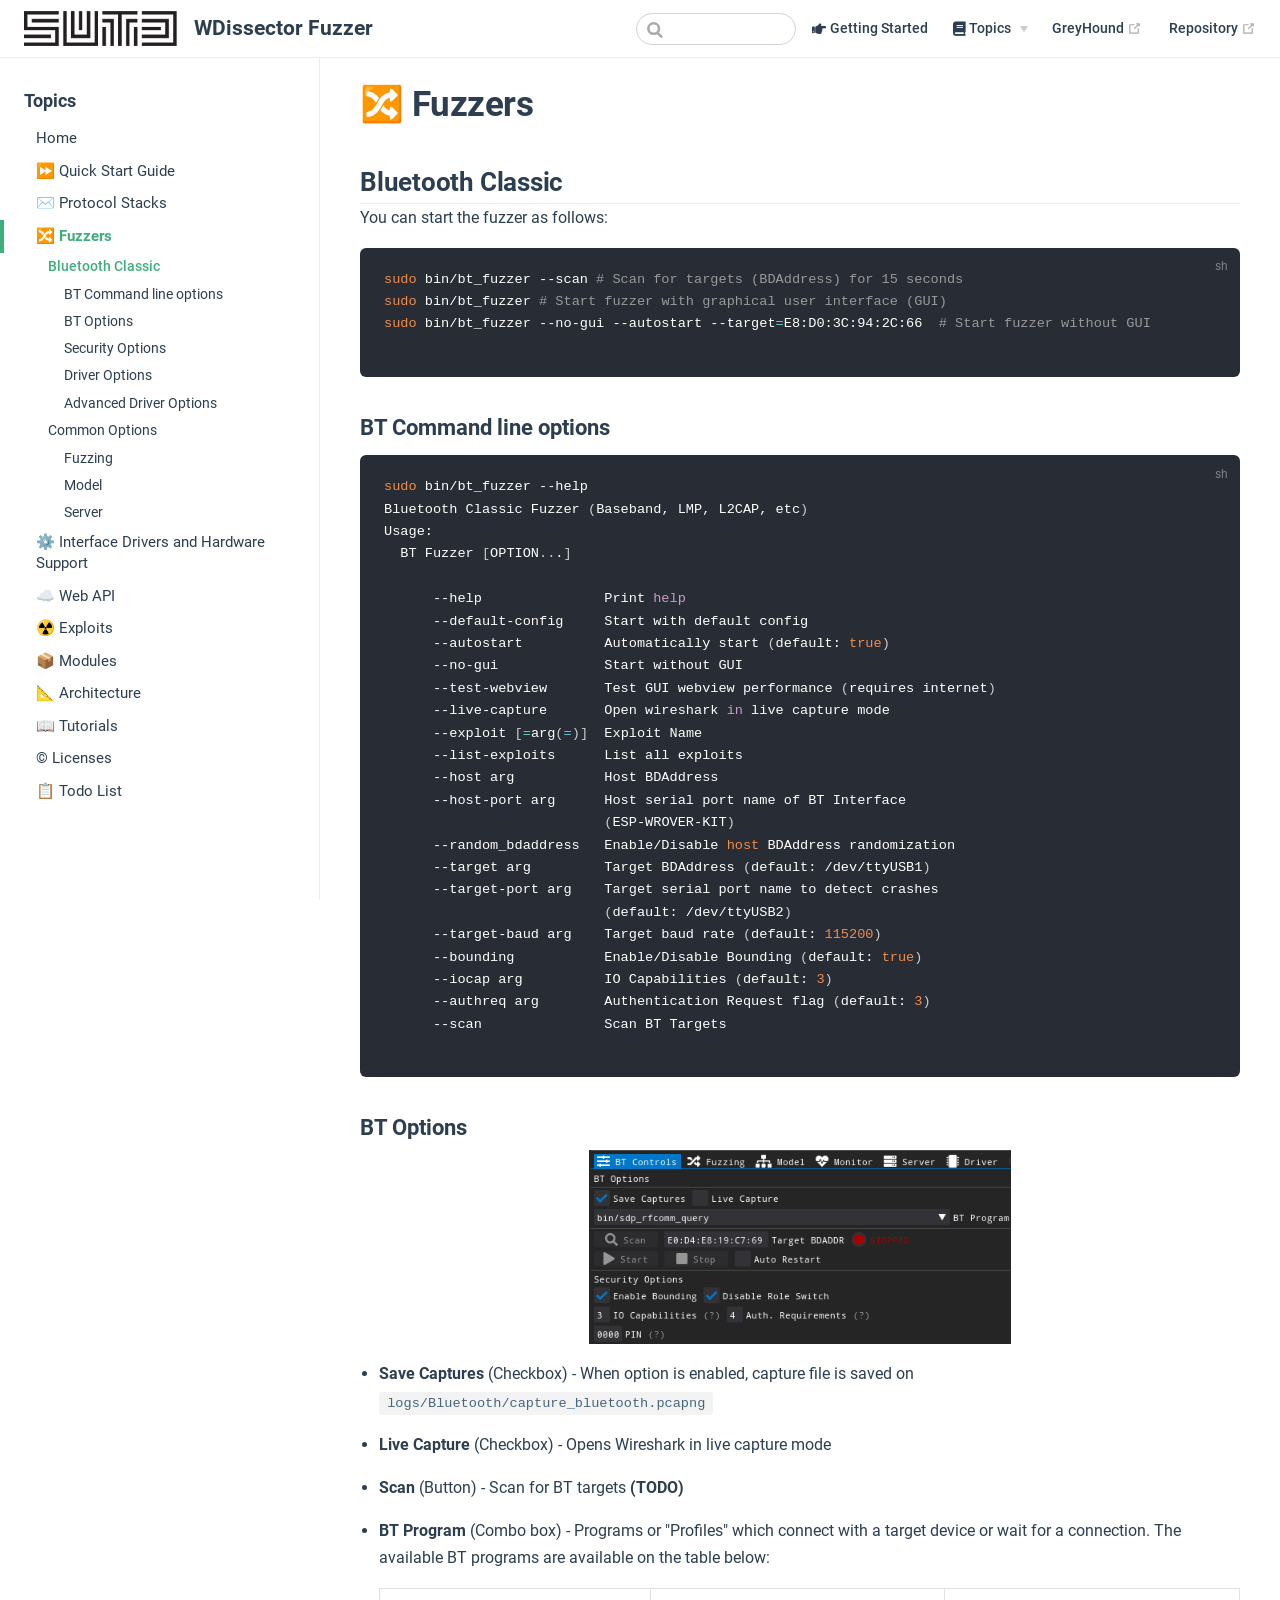
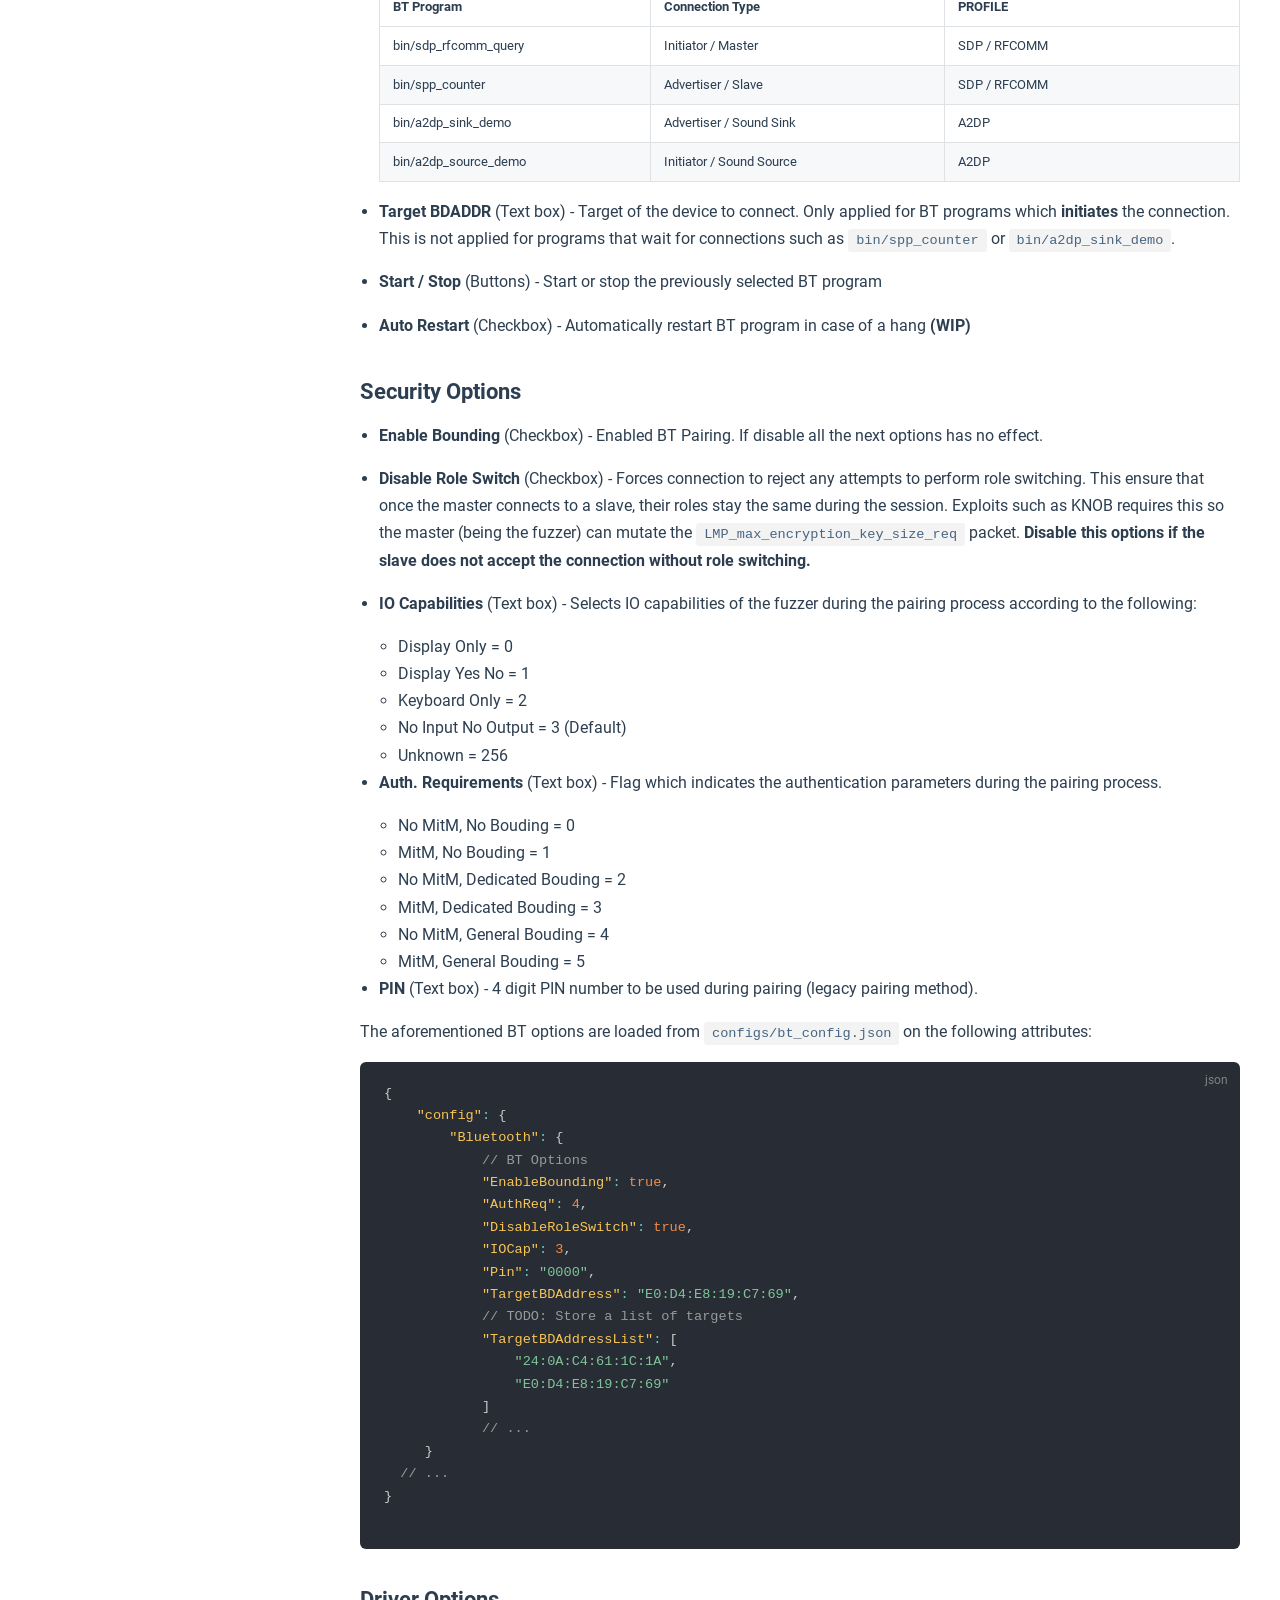
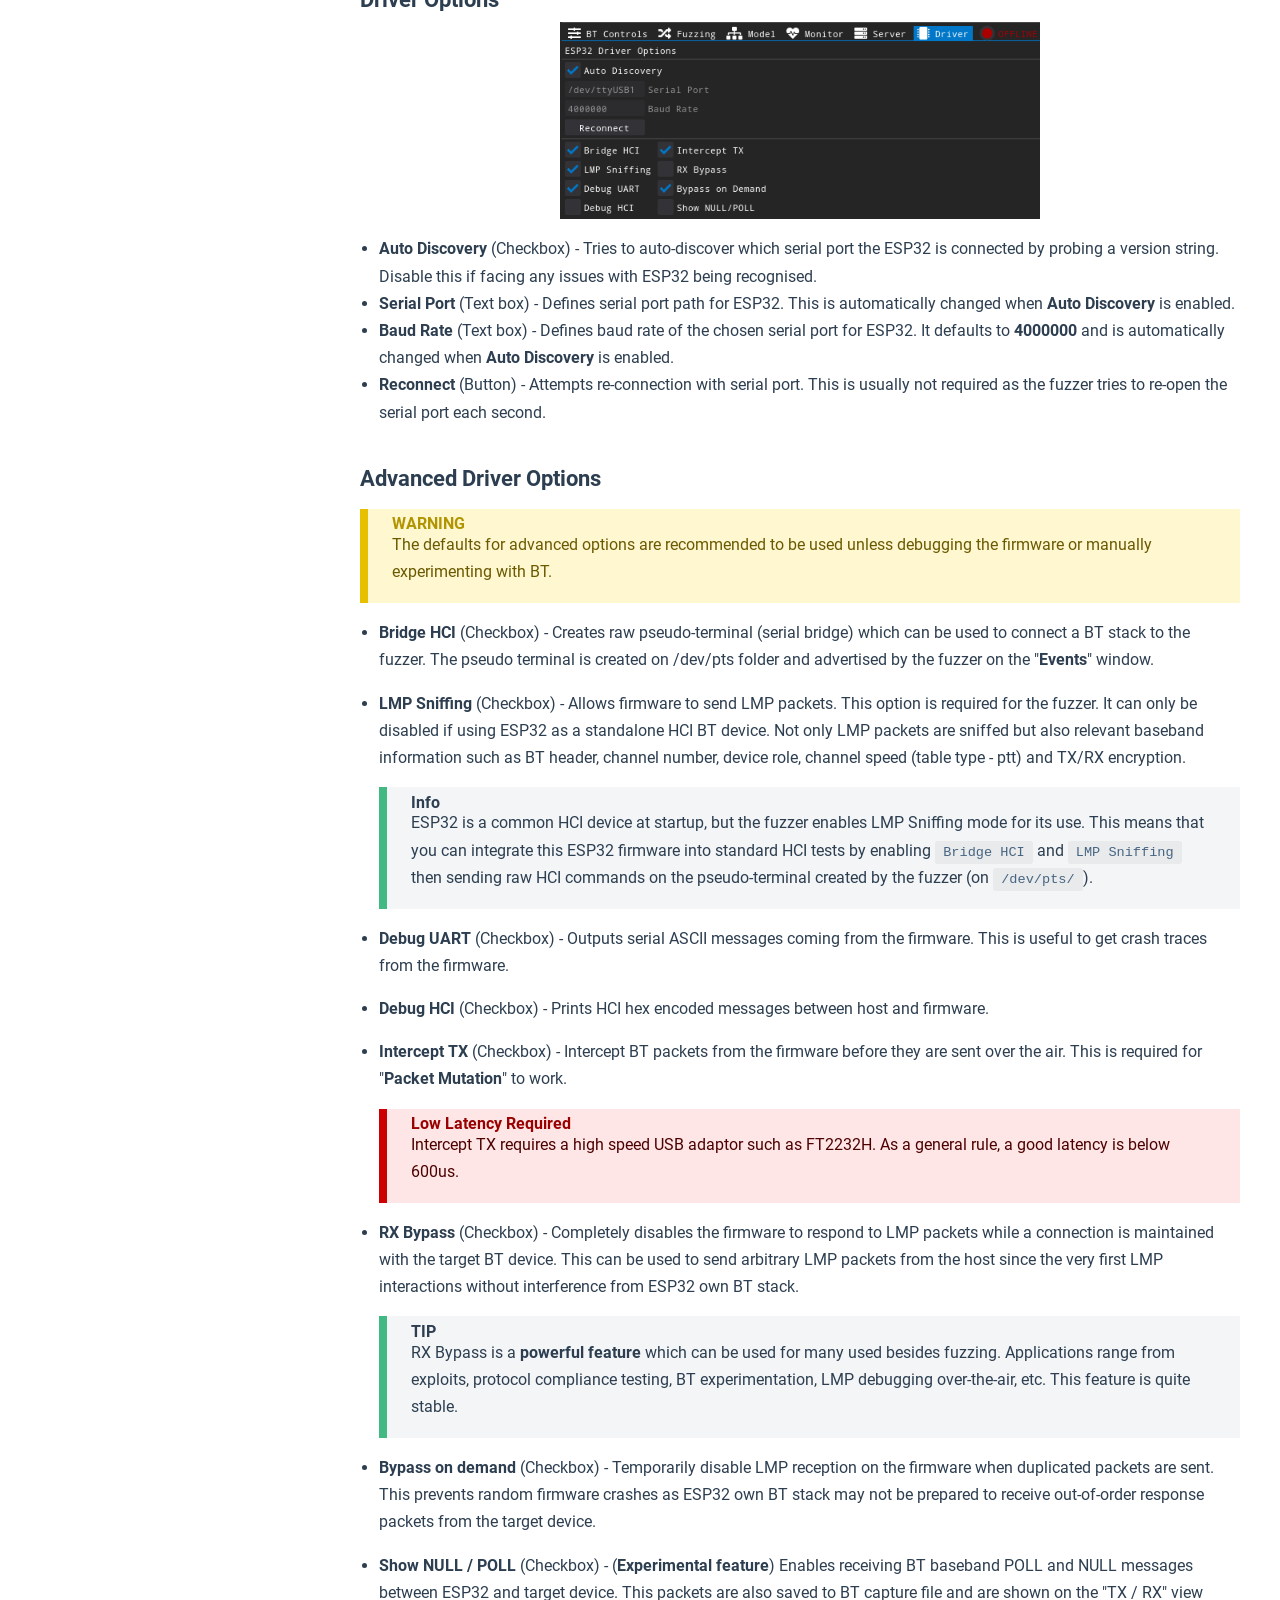
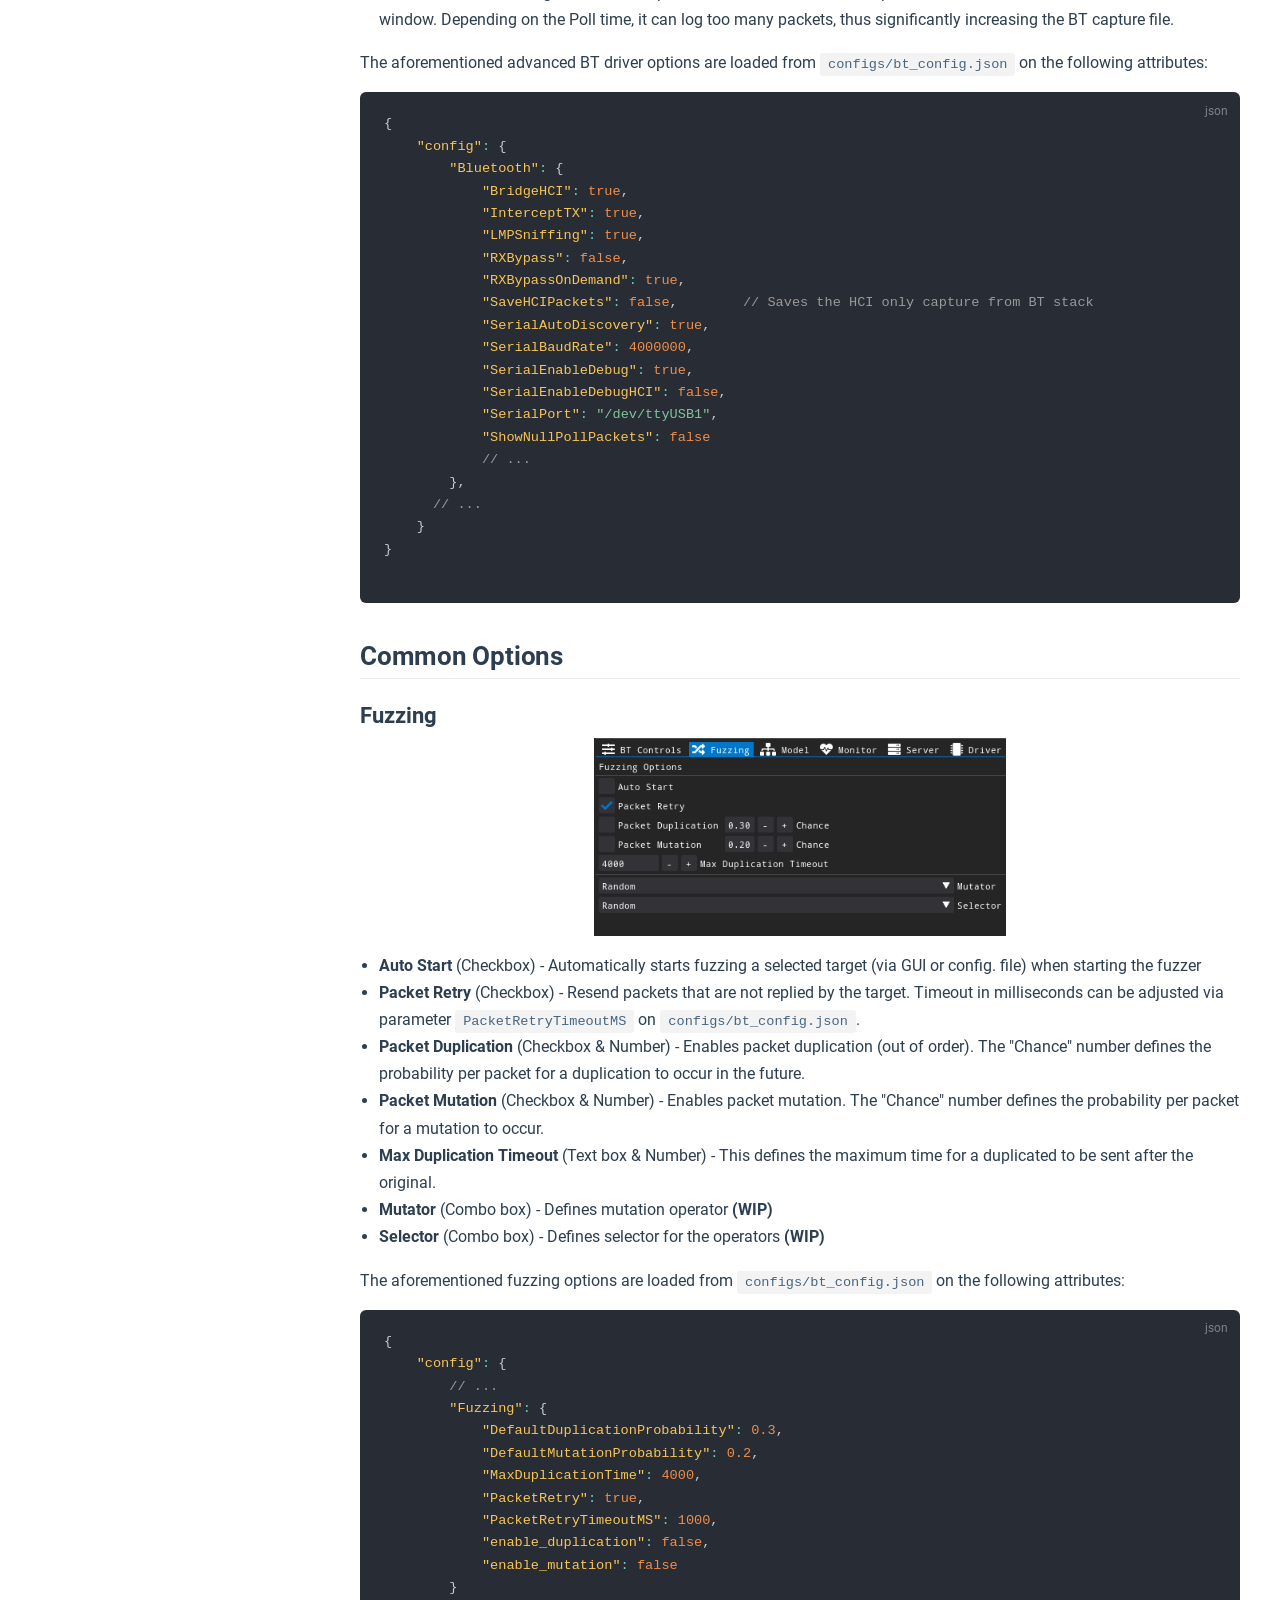
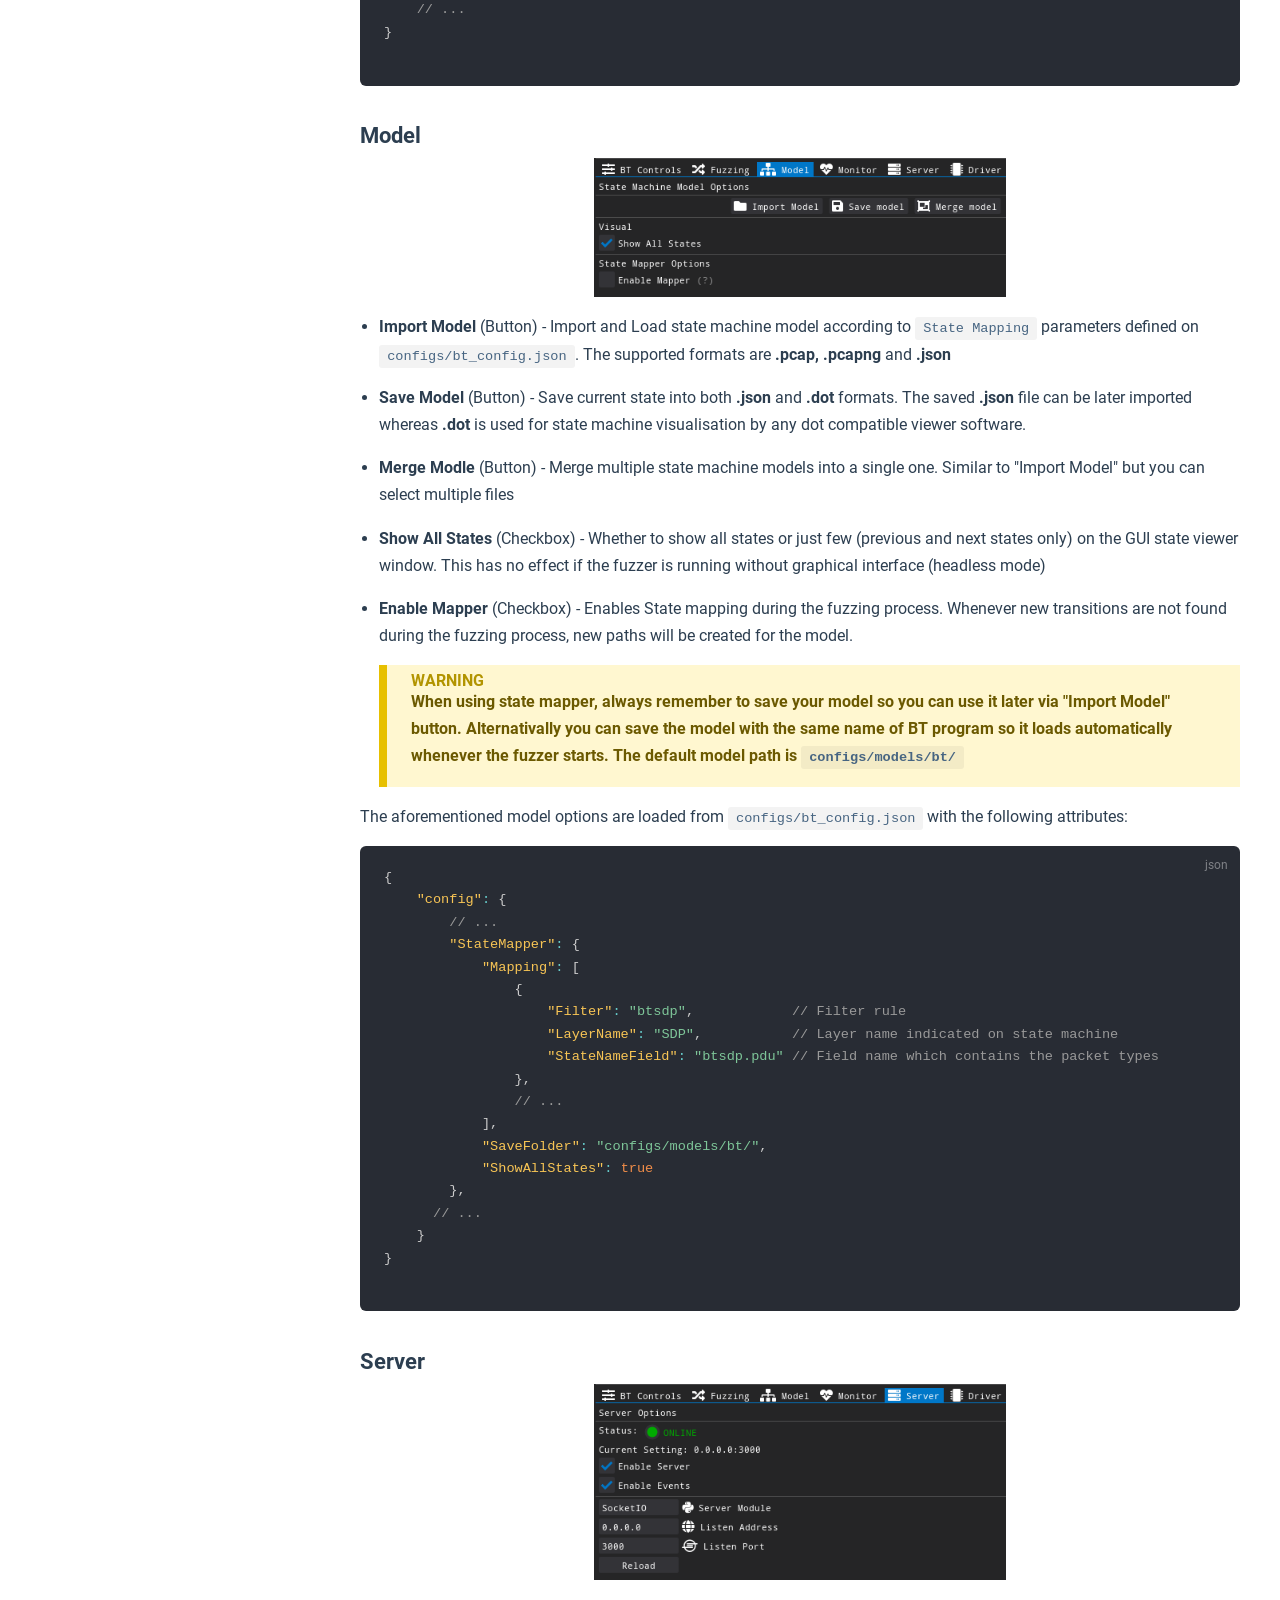
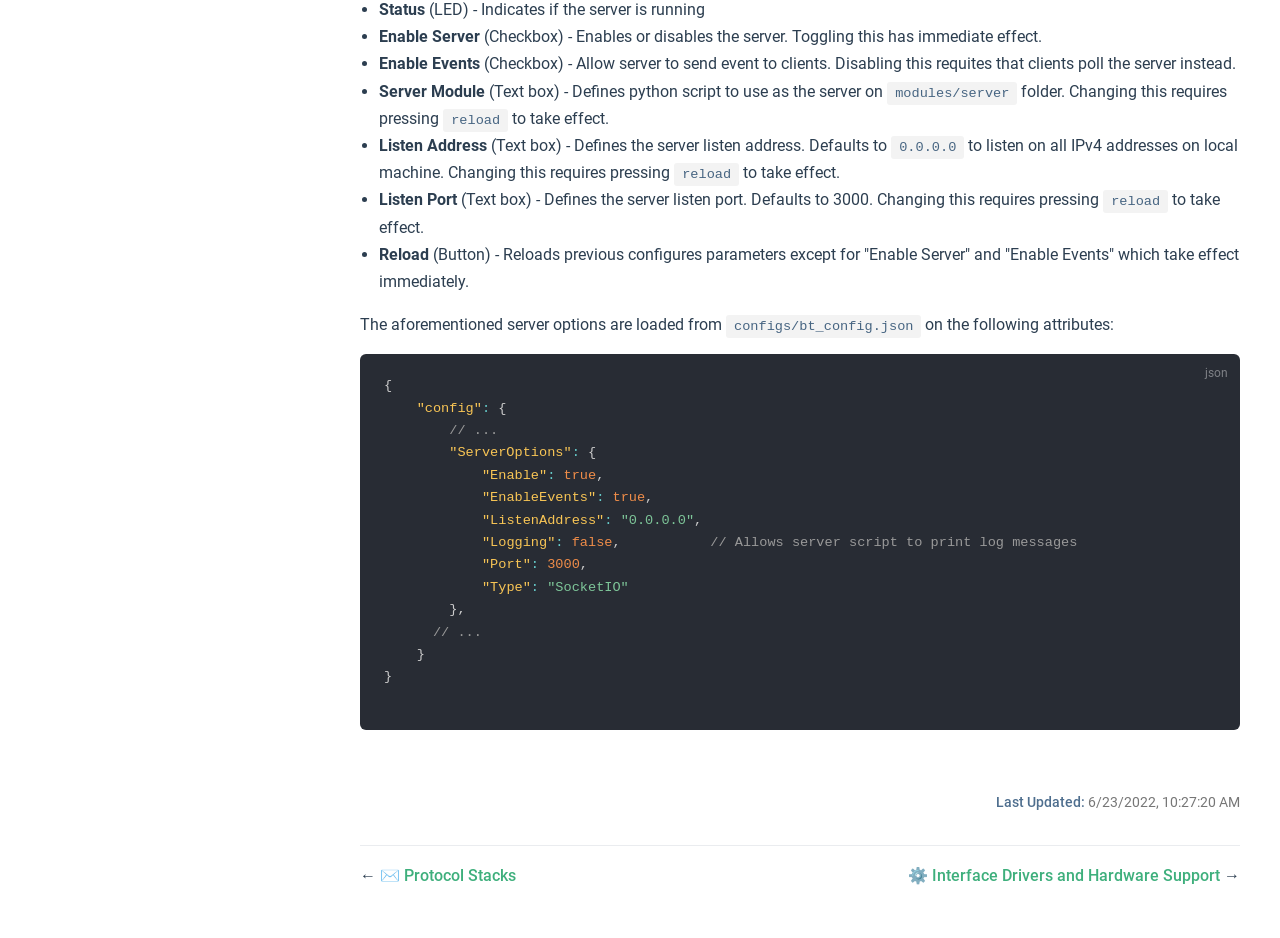
<file: BlueToolkit_updated/modules/tools/braktooth/docs/fuzzers.html>
<!DOCTYPE html>
<html lang="en-US">
  <head>
    <meta charset="utf-8">
    <meta name="viewport" content="width=device-width,initial-scale=1">
    <title>🔀 Fuzzers | WDissector Fuzzer</title>
    <meta name="generator" content="VuePress 1.7.1">
    
    <meta name="description" content="WDissector Documentation">
    <meta name="theme-color" content="#3eaf7c">
    <meta name="apple-mobile-web-app-capable" content="yes">
    <meta name="apple-mobile-web-app-status-bar-style" content="black">
    
    <link rel="preload" href="./assets/css/0.styles.001d13a0.css" as="style"><link rel="preload" href="./assets/js/app.7ecfa696.js" as="script"><link rel="preload" href="./assets/js/4.08a88d60.js" as="script"><link rel="preload" href="./assets/js/2.d5d94738.js" as="script"><link rel="preload" href="./assets/js/5.caad9e3c.js" as="script"><link rel="prefetch" href="./assets/js/10.5edaed6d.js"><link rel="prefetch" href="./assets/js/11.b8c9dfd1.js"><link rel="prefetch" href="./assets/js/12.2ea7fef2.js"><link rel="prefetch" href="./assets/js/13.3bc3efd3.js"><link rel="prefetch" href="./assets/js/14.4ddd348a.js"><link rel="prefetch" href="./assets/js/15.83b6893d.js"><link rel="prefetch" href="./assets/js/16.fe0be123.js"><link rel="prefetch" href="./assets/js/17.c4ee532a.js"><link rel="prefetch" href="./assets/js/18.16936339.js"><link rel="prefetch" href="./assets/js/19.fce7675c.js"><link rel="prefetch" href="./assets/js/20.4bab7b12.js"><link rel="prefetch" href="./assets/js/3.6df3d745.js"><link rel="prefetch" href="./assets/js/6.66c8dffe.js"><link rel="prefetch" href="./assets/js/7.43f33b36.js"><link rel="prefetch" href="./assets/js/8.54cc6fb3.js"><link rel="prefetch" href="./assets/js/9.49b281b2.js">
    <link rel="stylesheet" href="./assets/css/0.styles.001d13a0.css">
  </head>
  <body>
    <div id="app" data-server-rendered="true"><div class="theme-container"><header class="navbar"><div class="sidebar-button"><svg xmlns="http://www.w3.org/2000/svg" aria-hidden="true" role="img" viewBox="0 0 448 512" class="icon"><path fill="currentColor" d="M436 124H12c-6.627 0-12-5.373-12-12V80c0-6.627 5.373-12 12-12h424c6.627 0 12 5.373 12 12v32c0 6.627-5.373 12-12 12zm0 160H12c-6.627 0-12-5.373-12-12v-32c0-6.627 5.373-12 12-12h424c6.627 0 12 5.373 12 12v32c0 6.627-5.373 12-12 12zm0 160H12c-6.627 0-12-5.373-12-12v-32c0-6.627 5.373-12 12-12h424c6.627 0 12 5.373 12 12v32c0 6.627-5.373 12-12 12z"></path></svg></div> <a href="./index.html" class="home-link router-link-active"><img src="./sutd.png" alt="WDissector Fuzzer" class="logo"> <span class="site-name can-hide">WDissector Fuzzer</span></a> <div class="links"><div class="search-box"><input aria-label="Search" autocomplete="off" spellcheck="false" value=""> <!----></div> <nav class="nav-links can-hide"><div class="nav-item"><a href="./guide.html" class="nav-link"><q-icon name="fas fa-hand-point-right" style="font-size:0.98em;"></q-icon>
  Getting Started
</a></div><div class="nav-item"><div class="dropdown-wrapper"><button type="button" aria-label="Topics" class="dropdown-title"><span class="title"><q-icon name="fas fa-book" style="font-size:0.98em;"></q-icon>
    Topics</span> <span class="arrow down"></span></button> <button type="button" aria-label="Topics" class="mobile-dropdown-title"><span class="title"><q-icon name="fas fa-book" style="font-size:0.98em;"></q-icon>
    Topics</span> <span class="arrow right"></span></button> <ul class="nav-dropdown" style="display:none;"><li class="dropdown-item"><!----> <a href="./stacks.html" class="nav-link"><q-icon name="fas fa-layer-group" style="font-size:0.98em;"></q-icon>
  Protocol Stacks
</a></li><li class="dropdown-item"><!----> <a href="./fuzzers.html" aria-current="page" class="nav-link router-link-exact-active router-link-active"><q-icon name="fas fa-random" style="font-size:0.98em;"></q-icon>
  Fuzzers
</a></li><li class="dropdown-item"><!----> <a href="./drivers.html" class="nav-link"><q-icon name="fas fa-microchip" style="font-size:0.98em;"></q-icon>
  Drivers
</a></li><li class="dropdown-item"><!----> <a href="./api.html" class="nav-link"><q-icon name="fas fa-cloud" style="font-size:0.98em;"></q-icon>
  Web API
</a></li><li class="dropdown-item"><!----> <a href="./exploits.html" class="nav-link"><q-icon name="fas fa-radiation" style="font-size:0.98em;"></q-icon>
  Exploits
</a></li><li class="dropdown-item"><!----> <a href="./modules.html" class="nav-link"><q-icon name="fas fa-cube" style="font-size:0.98em;"></q-icon>
  Modules
</a></li><li class="dropdown-item"><!----> <a href="./architecture.html" class="nav-link"><q-icon name="fas fa-drafting-compass" style="font-size:0.98em;"></q-icon>
  Architecture
</a></li><li class="dropdown-item"><!----> <a href="./tutorials.html" class="nav-link"><q-icon name="fas fa-graduation-cap" style="font-size:0.98em;"></q-icon>
  Tutorials
</a></li><li class="dropdown-item"><!----> <a href="./licenses.html" class="nav-link"><q-icon name="fas fa-copyright" style="font-size:0.98em;"></q-icon>
  Licenses
</a></li><li class="dropdown-item"><!----> <a href="./todo.html" class="nav-link"><q-icon name="fas fa-tasks" style="font-size:0.98em;"></q-icon>
  Todo
</a></li></ul></div></div><div class="nav-item"><a href="./old_greyhound/index.html" target="_blank" rel="noopener noreferrer" class="nav-link external">
  GreyHound
  <span><svg xmlns="http://www.w3.org/2000/svg" aria-hidden="true" focusable="false" x="0px" y="0px" viewBox="0 0 100 100" width="15" height="15" class="icon outbound"><path fill="currentColor" d="M18.8,85.1h56l0,0c2.2,0,4-1.8,4-4v-32h-8v28h-48v-48h28v-8h-32l0,0c-2.2,0-4,1.8-4,4v56C14.8,83.3,16.6,85.1,18.8,85.1z"></path> <polygon fill="currentColor" points="45.7,48.7 51.3,54.3 77.2,28.5 77.2,37.2 85.2,37.2 85.2,14.9 62.8,14.9 62.8,22.9 71.5,22.9"></polygon></svg> <span class="sr-only">(opens new window)</span></span></a></div> <a href="https://gitlab.com/asset-sutd/software/wireless-deep-fuzzer/-/tree/wdissector" target="_blank" rel="noopener noreferrer" class="repo-link">
    Repository
    <span><svg xmlns="http://www.w3.org/2000/svg" aria-hidden="true" focusable="false" x="0px" y="0px" viewBox="0 0 100 100" width="15" height="15" class="icon outbound"><path fill="currentColor" d="M18.8,85.1h56l0,0c2.2,0,4-1.8,4-4v-32h-8v28h-48v-48h28v-8h-32l0,0c-2.2,0-4,1.8-4,4v56C14.8,83.3,16.6,85.1,18.8,85.1z"></path> <polygon fill="currentColor" points="45.7,48.7 51.3,54.3 77.2,28.5 77.2,37.2 85.2,37.2 85.2,14.9 62.8,14.9 62.8,22.9 71.5,22.9"></polygon></svg> <span class="sr-only">(opens new window)</span></span></a></nav></div></header> <div class="sidebar-mask"></div> <aside class="sidebar"><nav class="nav-links"><div class="nav-item"><a href="./guide.html" class="nav-link"><q-icon name="fas fa-hand-point-right" style="font-size:0.98em;"></q-icon>
  Getting Started
</a></div><div class="nav-item"><div class="dropdown-wrapper"><button type="button" aria-label="Topics" class="dropdown-title"><span class="title"><q-icon name="fas fa-book" style="font-size:0.98em;"></q-icon>
    Topics</span> <span class="arrow down"></span></button> <button type="button" aria-label="Topics" class="mobile-dropdown-title"><span class="title"><q-icon name="fas fa-book" style="font-size:0.98em;"></q-icon>
    Topics</span> <span class="arrow right"></span></button> <ul class="nav-dropdown" style="display:none;"><li class="dropdown-item"><!----> <a href="./stacks.html" class="nav-link"><q-icon name="fas fa-layer-group" style="font-size:0.98em;"></q-icon>
  Protocol Stacks
</a></li><li class="dropdown-item"><!----> <a href="./fuzzers.html" aria-current="page" class="nav-link router-link-exact-active router-link-active"><q-icon name="fas fa-random" style="font-size:0.98em;"></q-icon>
  Fuzzers
</a></li><li class="dropdown-item"><!----> <a href="./drivers.html" class="nav-link"><q-icon name="fas fa-microchip" style="font-size:0.98em;"></q-icon>
  Drivers
</a></li><li class="dropdown-item"><!----> <a href="./api.html" class="nav-link"><q-icon name="fas fa-cloud" style="font-size:0.98em;"></q-icon>
  Web API
</a></li><li class="dropdown-item"><!----> <a href="./exploits.html" class="nav-link"><q-icon name="fas fa-radiation" style="font-size:0.98em;"></q-icon>
  Exploits
</a></li><li class="dropdown-item"><!----> <a href="./modules.html" class="nav-link"><q-icon name="fas fa-cube" style="font-size:0.98em;"></q-icon>
  Modules
</a></li><li class="dropdown-item"><!----> <a href="./architecture.html" class="nav-link"><q-icon name="fas fa-drafting-compass" style="font-size:0.98em;"></q-icon>
  Architecture
</a></li><li class="dropdown-item"><!----> <a href="./tutorials.html" class="nav-link"><q-icon name="fas fa-graduation-cap" style="font-size:0.98em;"></q-icon>
  Tutorials
</a></li><li class="dropdown-item"><!----> <a href="./licenses.html" class="nav-link"><q-icon name="fas fa-copyright" style="font-size:0.98em;"></q-icon>
  Licenses
</a></li><li class="dropdown-item"><!----> <a href="./todo.html" class="nav-link"><q-icon name="fas fa-tasks" style="font-size:0.98em;"></q-icon>
  Todo
</a></li></ul></div></div><div class="nav-item"><a href="./old_greyhound/index.html" target="_blank" rel="noopener noreferrer" class="nav-link external">
  GreyHound
  <span><svg xmlns="http://www.w3.org/2000/svg" aria-hidden="true" focusable="false" x="0px" y="0px" viewBox="0 0 100 100" width="15" height="15" class="icon outbound"><path fill="currentColor" d="M18.8,85.1h56l0,0c2.2,0,4-1.8,4-4v-32h-8v28h-48v-48h28v-8h-32l0,0c-2.2,0-4,1.8-4,4v56C14.8,83.3,16.6,85.1,18.8,85.1z"></path> <polygon fill="currentColor" points="45.7,48.7 51.3,54.3 77.2,28.5 77.2,37.2 85.2,37.2 85.2,14.9 62.8,14.9 62.8,22.9 71.5,22.9"></polygon></svg> <span class="sr-only">(opens new window)</span></span></a></div> <a href="https://gitlab.com/asset-sutd/software/wireless-deep-fuzzer/-/tree/wdissector" target="_blank" rel="noopener noreferrer" class="repo-link">
    Repository
    <span><svg xmlns="http://www.w3.org/2000/svg" aria-hidden="true" focusable="false" x="0px" y="0px" viewBox="0 0 100 100" width="15" height="15" class="icon outbound"><path fill="currentColor" d="M18.8,85.1h56l0,0c2.2,0,4-1.8,4-4v-32h-8v28h-48v-48h28v-8h-32l0,0c-2.2,0-4,1.8-4,4v56C14.8,83.3,16.6,85.1,18.8,85.1z"></path> <polygon fill="currentColor" points="45.7,48.7 51.3,54.3 77.2,28.5 77.2,37.2 85.2,37.2 85.2,14.9 62.8,14.9 62.8,22.9 71.5,22.9"></polygon></svg> <span class="sr-only">(opens new window)</span></span></a></nav>  <ul class="sidebar-links"><li><section class="sidebar-group depth-0"><p class="sidebar-heading open"><span>Topics</span> <!----></p> <ul class="sidebar-links sidebar-group-items"><li><a href="./index.html" aria-current="page" class="sidebar-link">Home</a></li><li><a href="./guide.html" class="sidebar-link">⏩ Quick Start Guide</a></li><li><a href="./stacks.html" class="sidebar-link">✉️ Protocol Stacks</a></li><li><a href="./fuzzers.html" aria-current="page" class="active sidebar-link">🔀 Fuzzers</a><ul class="sidebar-sub-headers"><li class="sidebar-sub-header"><a href="./fuzzers.html#bluetooth-classic" class="sidebar-link">Bluetooth Classic</a><ul class="sidebar-sub-headers"><li class="sidebar-sub-header"><a href="./fuzzers.html#bt-command-line-options" class="sidebar-link">BT Command line options</a></li><li class="sidebar-sub-header"><a href="./fuzzers.html#bt-options" class="sidebar-link">BT Options</a></li><li class="sidebar-sub-header"><a href="./fuzzers.html#security-options" class="sidebar-link">Security Options</a></li><li class="sidebar-sub-header"><a href="./fuzzers.html#driver-options" class="sidebar-link">Driver Options</a></li><li class="sidebar-sub-header"><a href="./fuzzers.html#advanced-driver-options" class="sidebar-link">Advanced Driver Options</a></li></ul></li><li class="sidebar-sub-header"><a href="./fuzzers.html#common-options" class="sidebar-link">Common Options</a><ul class="sidebar-sub-headers"><li class="sidebar-sub-header"><a href="./fuzzers.html#fuzzing" class="sidebar-link">Fuzzing</a></li><li class="sidebar-sub-header"><a href="./fuzzers.html#model" class="sidebar-link">Model</a></li><li class="sidebar-sub-header"><a href="./fuzzers.html#server" class="sidebar-link">Server</a></li></ul></li></ul></li><li><a href="./drivers.html" class="sidebar-link">⚙️ Interface Drivers and Hardware Support</a></li><li><a href="./api.html" class="sidebar-link">☁️ Web API</a></li><li><a href="./exploits.html" class="sidebar-link">☢️ Exploits</a></li><li><a href="./modules.html" class="sidebar-link">📦 Modules</a></li><li><a href="./architecture.html" class="sidebar-link">📐 Architecture</a></li><li><a href="./tutorials.html" class="sidebar-link">📖 Tutorials</a></li><li><a href="./licenses.html" class="sidebar-link">©️ Licenses</a></li><li><a href="./todo.html" class="sidebar-link">📋 Todo List</a></li></ul></section></li></ul> </aside> <main class="page"> <div class="theme-default-content content__default"><h1 id="🔀-fuzzers"><a href="#🔀-fuzzers" class="header-anchor">#</a> 🔀 Fuzzers</h1> <h2 id="bluetooth-classic"><a href="#bluetooth-classic" class="header-anchor">#</a> Bluetooth Classic</h2> <p>You can start the fuzzer as follows:</p> <div class="language-bash extra-class"><pre class="language-bash"><code><span class="token function">sudo</span> bin/bt_fuzzer --scan <span class="token comment"># Scan for targets (BDAddress) for 15 seconds</span>
<span class="token function">sudo</span> bin/bt_fuzzer <span class="token comment"># Start fuzzer with graphical user interface (GUI)</span>
<span class="token function">sudo</span> bin/bt_fuzzer --no-gui --autostart --target<span class="token operator">=</span>E8:D0:3C:94:2C:66  <span class="token comment"># Start fuzzer without GUI</span>
</code></pre></div><h3 id="bt-command-line-options"><a href="#bt-command-line-options" class="header-anchor">#</a> BT Command line options</h3> <div class="language-bash extra-class"><pre class="language-bash"><code><span class="token function">sudo</span> bin/bt_fuzzer --help
Bluetooth Classic Fuzzer <span class="token punctuation">(</span>Baseband, LMP, L2CAP, etc<span class="token punctuation">)</span>
Usage:
  BT Fuzzer <span class="token punctuation">[</span>OPTION<span class="token punctuation">..</span>.<span class="token punctuation">]</span>

      --help               Print <span class="token builtin class-name">help</span>
      --default-config     Start with default config
      --autostart          Automatically start <span class="token punctuation">(</span>default: <span class="token boolean">true</span><span class="token punctuation">)</span>
      --no-gui             Start without GUI
      --test-webview       Test GUI webview performance <span class="token punctuation">(</span>requires internet<span class="token punctuation">)</span>
      --live-capture       Open wireshark <span class="token keyword">in</span> live capture mode
      --exploit <span class="token punctuation">[</span><span class="token operator">=</span>arg<span class="token punctuation">(</span><span class="token operator">=</span><span class="token punctuation">)</span><span class="token punctuation">]</span>  Exploit Name
      --list-exploits      List all exploits
      --host arg           Host BDAddress
      --host-port arg      Host serial port name of BT Interface 
                           <span class="token punctuation">(</span>ESP-WROVER-KIT<span class="token punctuation">)</span>
      --random_bdaddress   Enable/Disable <span class="token function">host</span> BDAddress randomization
      --target arg         Target BDAddress <span class="token punctuation">(</span>default: /dev/ttyUSB1<span class="token punctuation">)</span>
      --target-port arg    Target serial port name to detect crashes 
                           <span class="token punctuation">(</span>default: /dev/ttyUSB2<span class="token punctuation">)</span>
      --target-baud arg    Target baud rate <span class="token punctuation">(</span>default: <span class="token number">115200</span><span class="token punctuation">)</span>
      --bounding           Enable/Disable Bounding <span class="token punctuation">(</span>default: <span class="token boolean">true</span><span class="token punctuation">)</span>
      --iocap arg          IO Capabilities <span class="token punctuation">(</span>default: <span class="token number">3</span><span class="token punctuation">)</span>
      --authreq arg        Authentication Request flag <span class="token punctuation">(</span>default: <span class="token number">3</span><span class="token punctuation">)</span>
      --scan               Scan BT Targets
</code></pre></div><h3 id="bt-options"><a href="#bt-options" class="header-anchor">#</a> BT Options</h3> <img src="./assets/img/gui_bt_controls.90c008d0.png" alt="gui_bt_controls" class="custom-center" style="zoom:80%;"> <ul><li><p><strong>Save Captures</strong> (Checkbox) - When option is enabled, capture file is saved on <code>logs/Bluetooth/capture_bluetooth.pcapng</code></p></li> <li><p><strong>Live Capture</strong> (Checkbox)  - Opens Wireshark in live capture mode</p></li> <li><p><strong>Scan</strong> (Button) - Scan for BT targets <strong>(TODO)</strong></p></li> <li><p><strong>BT Program</strong> (Combo box) - Programs or &quot;Profiles&quot; which connect with a target device or wait for a connection.
The available BT programs are available on the table below:</p> <table><thead><tr><th>BT Program</th> <th>Connection Type</th> <th>PROFILE</th></tr></thead> <tbody><tr><td>bin/sdp_rfcomm_query</td> <td>Initiator / Master</td> <td>SDP / RFCOMM</td></tr> <tr><td>bin/spp_counter</td> <td>Advertiser / Slave</td> <td>SDP / RFCOMM</td></tr> <tr><td>bin/a2dp_sink_demo</td> <td>Advertiser / Sound Sink</td> <td>A2DP</td></tr> <tr><td>bin/a2dp_source_demo</td> <td>Initiator / Sound Source</td> <td>A2DP</td></tr></tbody></table></li> <li><p><strong>Target BDADDR</strong> (Text box) - Target of the device to connect. Only applied for BT programs which <strong>initiates</strong> the connection.
This is not applied for programs that wait for connections such as <code>bin/spp_counter</code> or <code>bin/a2dp_sink_demo</code>.</p></li> <li><p><strong>Start / Stop</strong> (Buttons) - Start or stop the previously selected BT program</p></li> <li><p><strong>Auto Restart</strong> (Checkbox) - Automatically restart BT program in case of a hang <strong>(WIP)</strong></p></li></ul> <h3 id="security-options"><a href="#security-options" class="header-anchor">#</a> Security Options</h3> <ul><li><p><strong>Enable Bounding</strong> (Checkbox) -  Enabled BT Pairing. If disable all the next options has no effect.</p></li> <li><p><strong>Disable Role Switch</strong> (Checkbox) - Forces connection to reject any attempts to perform role switching. This ensure that once the master connects to a slave, their roles stay the same during the session. Exploits such as KNOB requires this so the master (being the fuzzer) can mutate the <code>LMP_max_encryption_key_size_req</code> packet.
<strong>Disable this options if the slave does not accept the connection without role switching.</strong></p></li> <li><p><strong>IO Capabilities</strong> (Text box) - Selects IO capabilities of the fuzzer during the pairing process according to the following:</p> <ul><li>Display Only = 0</li> <li>Display Yes No = 1</li> <li>Keyboard Only = 2</li> <li>No Input No Output = 3 (Default)</li> <li>Unknown = 256</li></ul></li> <li><p><strong>Auth. Requirements</strong> (Text box) - Flag which indicates the authentication parameters during the pairing process.</p> <ul><li>No MitM, No Bouding = 0</li> <li>MitM, No Bouding = 1</li> <li>No MitM, Dedicated Bouding = 2</li> <li>MitM, Dedicated Bouding = 3</li> <li>No MitM, General Bouding = 4</li> <li>MitM, General Bouding = 5</li></ul></li> <li><p><strong>PIN</strong> (Text box) - 4 digit PIN number to be used during pairing (legacy pairing method).</p></li></ul> <p>The aforementioned BT options are loaded from <code>configs/bt_config.json</code> on the following attributes:</p> <div class="language-json extra-class"><pre class="language-json"><code><span class="token punctuation">{</span>
    <span class="token property">&quot;config&quot;</span><span class="token operator">:</span> <span class="token punctuation">{</span>
        <span class="token property">&quot;Bluetooth&quot;</span><span class="token operator">:</span> <span class="token punctuation">{</span>
            <span class="token comment">// BT Options</span>
            <span class="token property">&quot;EnableBounding&quot;</span><span class="token operator">:</span> <span class="token boolean">true</span><span class="token punctuation">,</span>
            <span class="token property">&quot;AuthReq&quot;</span><span class="token operator">:</span> <span class="token number">4</span><span class="token punctuation">,</span>        
            <span class="token property">&quot;DisableRoleSwitch&quot;</span><span class="token operator">:</span> <span class="token boolean">true</span><span class="token punctuation">,</span>
            <span class="token property">&quot;IOCap&quot;</span><span class="token operator">:</span> <span class="token number">3</span><span class="token punctuation">,</span>
            <span class="token property">&quot;Pin&quot;</span><span class="token operator">:</span> <span class="token string">&quot;0000&quot;</span><span class="token punctuation">,</span>
            <span class="token property">&quot;TargetBDAddress&quot;</span><span class="token operator">:</span> <span class="token string">&quot;E0:D4:E8:19:C7:69&quot;</span><span class="token punctuation">,</span>
            <span class="token comment">// TODO: Store a list of targets</span>
            <span class="token property">&quot;TargetBDAddressList&quot;</span><span class="token operator">:</span> <span class="token punctuation">[</span>  
                <span class="token string">&quot;24:0A:C4:61:1C:1A&quot;</span><span class="token punctuation">,</span>
                <span class="token string">&quot;E0:D4:E8:19:C7:69&quot;</span>
            <span class="token punctuation">]</span>
            <span class="token comment">// ...</span>
     <span class="token punctuation">}</span>
  <span class="token comment">// ...</span>
<span class="token punctuation">}</span>
</code></pre></div><h3 id="driver-options"><a href="#driver-options" class="header-anchor">#</a> Driver Options</h3> <img src="./assets/img/gui_bt_driver.2a52bdf7.png" alt="gui_bt_driver" class="custom-center" style="zoom:80%;"> <ul><li><strong>Auto Discovery</strong> (Checkbox) - Tries to auto-discover which serial port the ESP32 is connected by probing a version string. Disable this if facing any issues with ESP32 being recognised.</li> <li><strong>Serial Port</strong> (Text box) - Defines serial port path for ESP32. This is automatically changed when <strong>Auto Discovery</strong> is enabled.</li> <li><strong>Baud Rate</strong> (Text box) - Defines baud rate of the chosen serial port for ESP32. It defaults to <strong>4000000</strong> and is automatically changed when <strong>Auto Discovery</strong> is enabled.</li> <li><strong>Reconnect</strong> (Button) - Attempts re-connection with serial port. This is usually not required as the fuzzer tries to re-open the serial port each second.</li></ul> <h3 id="advanced-driver-options"><a href="#advanced-driver-options" class="header-anchor">#</a> Advanced Driver Options</h3> <div class="custom-block warning"><p class="custom-block-title">WARNING</p> <p>The defaults for advanced options are recommended to be used unless debugging the firmware or manually experimenting with BT.</p></div> <ul><li><p><strong>Bridge HCI</strong> (Checkbox) - Creates raw pseudo-terminal (serial bridge) which can be used to connect a BT stack to the fuzzer. The pseudo terminal is created on /dev/pts folder and advertised by the fuzzer on the &quot;<strong>Events</strong>&quot; window.</p></li> <li><p><strong>LMP Sniffing</strong> (Checkbox) - Allows firmware to send LMP packets. This option is required for the fuzzer. It can only be disabled if using ESP32 as a standalone HCI BT device. Not only LMP packets are sniffed but also relevant baseband information such as BT header, channel number, device role, channel speed (table type - ptt) and TX/RX encryption.</p> <div class="custom-block tip"><p class="custom-block-title">Info</p> <p>ESP32 is a common HCI device at startup, but the fuzzer enables LMP Sniffing mode for its use.
This means that you can integrate this ESP32 firmware into standard HCI tests by enabling <code>Bridge HCI</code> and <code>LMP Sniffing</code> then sending raw HCI commands on the pseudo-terminal created by the fuzzer (on <code>/dev/pts/</code>).</p></div></li> <li><p><strong>Debug UART</strong> (Checkbox) - Outputs serial ASCII messages coming from the firmware. This is useful to get crash traces from the firmware.</p></li> <li><p><strong>Debug HCI</strong> (Checkbox) - Prints HCI hex encoded messages between host and firmware.</p></li> <li><p><strong>Intercept TX</strong> (Checkbox) - Intercept BT packets from the firmware before they are sent over the air. This is required for &quot;<strong>Packet Mutation</strong>&quot; to work.</p> <div class="custom-block danger"><p class="custom-block-title">Low Latency Required</p> <p>Intercept TX requires a high speed USB adaptor such as FT2232H. As a general rule, a good latency is below 600us.</p></div></li> <li><p><strong>RX Bypass</strong> (Checkbox) - Completely disables the firmware to respond to LMP packets while a connection is maintained with the target BT device. This can be used to send arbitrary LMP packets from the host since the very first LMP interactions without interference from ESP32 own BT stack.</p> <div class="custom-block tip"><p class="custom-block-title">TIP</p> <p>RX Bypass is a <strong>powerful feature</strong> which can be used for many used besides fuzzing. Applications range from exploits, protocol compliance testing, BT experimentation, LMP debugging over-the-air, etc. This feature is quite stable.</p></div></li> <li><p><strong>Bypass on demand</strong> (Checkbox) - Temporarily disable LMP reception on the firmware when duplicated packets are sent. This prevents random firmware crashes as ESP32 own BT stack may not be prepared to receive out-of-order response packets from the target device.</p></li> <li><p><strong>Show NULL / POLL</strong> (Checkbox) - (<strong>Experimental feature</strong>) Enables receiving BT baseband POLL and NULL messages between ESP32 and target device. This packets are also saved to BT capture file and are shown on the &quot;TX / RX&quot; view window. Depending on the Poll time, it can log too many packets, thus significantly increasing the BT capture file.</p></li></ul> <p>The aforementioned advanced BT driver options are loaded from <code>configs/bt_config.json</code> on the following attributes:</p> <div class="language-json extra-class"><pre class="language-json"><code><span class="token punctuation">{</span>
    <span class="token property">&quot;config&quot;</span><span class="token operator">:</span> <span class="token punctuation">{</span>
        <span class="token property">&quot;Bluetooth&quot;</span><span class="token operator">:</span> <span class="token punctuation">{</span>
            <span class="token property">&quot;BridgeHCI&quot;</span><span class="token operator">:</span> <span class="token boolean">true</span><span class="token punctuation">,</span>
            <span class="token property">&quot;InterceptTX&quot;</span><span class="token operator">:</span> <span class="token boolean">true</span><span class="token punctuation">,</span>
            <span class="token property">&quot;LMPSniffing&quot;</span><span class="token operator">:</span> <span class="token boolean">true</span><span class="token punctuation">,</span>
            <span class="token property">&quot;RXBypass&quot;</span><span class="token operator">:</span> <span class="token boolean">false</span><span class="token punctuation">,</span>
            <span class="token property">&quot;RXBypassOnDemand&quot;</span><span class="token operator">:</span> <span class="token boolean">true</span><span class="token punctuation">,</span>
            <span class="token property">&quot;SaveHCIPackets&quot;</span><span class="token operator">:</span> <span class="token boolean">false</span><span class="token punctuation">,</span>		<span class="token comment">// Saves the HCI only capture from BT stack</span>
            <span class="token property">&quot;SerialAutoDiscovery&quot;</span><span class="token operator">:</span> <span class="token boolean">true</span><span class="token punctuation">,</span>
            <span class="token property">&quot;SerialBaudRate&quot;</span><span class="token operator">:</span> <span class="token number">4000000</span><span class="token punctuation">,</span>
            <span class="token property">&quot;SerialEnableDebug&quot;</span><span class="token operator">:</span> <span class="token boolean">true</span><span class="token punctuation">,</span>
            <span class="token property">&quot;SerialEnableDebugHCI&quot;</span><span class="token operator">:</span> <span class="token boolean">false</span><span class="token punctuation">,</span>
            <span class="token property">&quot;SerialPort&quot;</span><span class="token operator">:</span> <span class="token string">&quot;/dev/ttyUSB1&quot;</span><span class="token punctuation">,</span>
            <span class="token property">&quot;ShowNullPollPackets&quot;</span><span class="token operator">:</span> <span class="token boolean">false</span>
            <span class="token comment">// ...</span>
        <span class="token punctuation">}</span><span class="token punctuation">,</span>
      <span class="token comment">// ...</span>
    <span class="token punctuation">}</span>
<span class="token punctuation">}</span>
</code></pre></div><h2 id="common-options"><a href="#common-options" class="header-anchor">#</a> Common Options</h2> <h3 id="fuzzing"><a href="#fuzzing" class="header-anchor">#</a> Fuzzing</h3> <img src="./assets/img/gui_fuzzing.e6723332.png" alt="gui_fuzzing" class="custom-center" style="zoom:80%;"> <ul><li><strong>Auto Start</strong> (Checkbox) - Automatically starts fuzzing a selected target (via GUI or config. file) when starting the fuzzer</li> <li><strong>Packet Retry</strong> (Checkbox) - Resend packets that are not replied by the target. Timeout in milliseconds can be adjusted via parameter <code>PacketRetryTimeoutMS</code> on <code>configs/bt_config.json</code>.</li> <li><strong>Packet Duplication</strong> (Checkbox &amp; Number) - Enables packet duplication (out of order). The &quot;Chance&quot; number defines the probability per packet for a duplication to occur in the future.</li> <li><strong>Packet Mutation</strong> (Checkbox &amp; Number) - Enables packet mutation. The &quot;Chance&quot; number defines the probability per packet for a mutation to occur.</li> <li><strong>Max Duplication Timeout</strong> (Text box &amp; Number) - This defines the maximum time for a duplicated to be sent after the original.</li> <li><strong>Mutator</strong> (Combo box) - Defines mutation operator <strong>(WIP)</strong></li> <li><strong>Selector</strong> (Combo box) - Defines selector for the operators <strong>(WIP)</strong></li></ul> <p>The aforementioned fuzzing options are loaded from <code>configs/bt_config.json</code> on the following attributes:</p> <div class="language-json extra-class"><pre class="language-json"><code><span class="token punctuation">{</span>
    <span class="token property">&quot;config&quot;</span><span class="token operator">:</span> <span class="token punctuation">{</span>
 		<span class="token comment">// ...</span>
        <span class="token property">&quot;Fuzzing&quot;</span><span class="token operator">:</span> <span class="token punctuation">{</span>
            <span class="token property">&quot;DefaultDuplicationProbability&quot;</span><span class="token operator">:</span> <span class="token number">0.3</span><span class="token punctuation">,</span>
            <span class="token property">&quot;DefaultMutationProbability&quot;</span><span class="token operator">:</span> <span class="token number">0.2</span><span class="token punctuation">,</span>
            <span class="token property">&quot;MaxDuplicationTime&quot;</span><span class="token operator">:</span> <span class="token number">4000</span><span class="token punctuation">,</span>
            <span class="token property">&quot;PacketRetry&quot;</span><span class="token operator">:</span> <span class="token boolean">true</span><span class="token punctuation">,</span>
            <span class="token property">&quot;PacketRetryTimeoutMS&quot;</span><span class="token operator">:</span> <span class="token number">1000</span><span class="token punctuation">,</span>
            <span class="token property">&quot;enable_duplication&quot;</span><span class="token operator">:</span> <span class="token boolean">false</span><span class="token punctuation">,</span>
            <span class="token property">&quot;enable_mutation&quot;</span><span class="token operator">:</span> <span class="token boolean">false</span>
        <span class="token punctuation">}</span>
    <span class="token comment">// ...</span>
<span class="token punctuation">}</span>
</code></pre></div><h3 id="model"><a href="#model" class="header-anchor">#</a> Model</h3> <img src="./assets/img/gui_model.6570d34e.png" alt="gui_model" class="custom-center" style="zoom:80%;"> <ul><li><p><strong>Import Model</strong> (Button) - Import and Load state machine model according to <code>State Mapping</code> parameters defined on <code>configs/bt_config.json</code>. The supported formats are <strong>.pcap, .pcapng</strong> and <strong>.json</strong></p></li> <li><p><strong>Save Model</strong> (Button) - Save current state into both <strong>.json</strong> and <strong>.dot</strong> formats. The saved <strong>.json</strong> file can be later imported whereas <strong>.dot</strong> is used for state machine visualisation by any dot compatible viewer software.</p></li> <li><p><strong>Merge Modle</strong> (Button) - Merge multiple state machine models into a single one. Similar to &quot;Import Model&quot; but you can select multiple files</p></li> <li><p><strong>Show All States</strong> (Checkbox) - Whether to show all states or just few (previous and next states only) on the GUI state viewer window. This has no effect if the fuzzer is running without graphical interface (headless mode)</p></li> <li><p><strong>Enable Mapper</strong> (Checkbox) - Enables State mapping during the fuzzing process. Whenever new transitions are not found during the fuzzing process, new paths will be created for the model.</p> <div class="custom-block warning"><p class="custom-block-title">WARNING</p> <p><strong>When using state mapper, always remember to save your model so you can use it later via &quot;Import Model&quot; button. Alternativally you can save the model with the same name of BT program so it loads automatically whenever the fuzzer starts. The default model path is <code>configs/models/bt/</code></strong></p></div></li></ul> <p>The aforementioned model options are loaded from <code>configs/bt_config.json</code> with the following attributes:</p> <div class="language-json extra-class"><pre class="language-json"><code><span class="token punctuation">{</span>
    <span class="token property">&quot;config&quot;</span><span class="token operator">:</span> <span class="token punctuation">{</span>
   		<span class="token comment">// ...</span>
        <span class="token property">&quot;StateMapper&quot;</span><span class="token operator">:</span> <span class="token punctuation">{</span>
            <span class="token property">&quot;Mapping&quot;</span><span class="token operator">:</span> <span class="token punctuation">[</span>
                <span class="token punctuation">{</span>
                    <span class="token property">&quot;Filter&quot;</span><span class="token operator">:</span> <span class="token string">&quot;btsdp&quot;</span><span class="token punctuation">,</span> 			  <span class="token comment">// Filter rule</span>
                    <span class="token property">&quot;LayerName&quot;</span><span class="token operator">:</span> <span class="token string">&quot;SDP&quot;</span><span class="token punctuation">,</span> 		  <span class="token comment">// Layer name indicated on state machine</span>
                    <span class="token property">&quot;StateNameField&quot;</span><span class="token operator">:</span> <span class="token string">&quot;btsdp.pdu&quot;</span> <span class="token comment">// Field name which contains the packet types</span>
                <span class="token punctuation">}</span><span class="token punctuation">,</span>
                <span class="token comment">// ...</span>
            <span class="token punctuation">]</span><span class="token punctuation">,</span>
            <span class="token property">&quot;SaveFolder&quot;</span><span class="token operator">:</span> <span class="token string">&quot;configs/models/bt/&quot;</span><span class="token punctuation">,</span>
            <span class="token property">&quot;ShowAllStates&quot;</span><span class="token operator">:</span> <span class="token boolean">true</span>
        <span class="token punctuation">}</span><span class="token punctuation">,</span>
	  <span class="token comment">// ...</span>
    <span class="token punctuation">}</span>
<span class="token punctuation">}</span>
</code></pre></div><h3 id="server"><a href="#server" class="header-anchor">#</a> Server</h3> <img src="./assets/img/gui_server.cd1f9a91.png" alt="gui_server" class="custom-center" style="zoom:80%;"> <ul><li><strong>Status</strong> (LED) - Indicates if the server is running</li> <li><strong>Enable Server</strong> (Checkbox) - Enables or disables the server. Toggling this has immediate effect.</li> <li><strong>Enable Events</strong> (Checkbox) - Allow server to send event to clients. Disabling this requites that clients poll the server instead.</li> <li><strong>Server Module</strong> (Text box) - Defines python script to use as the server on <code>modules/server</code> folder. Changing this requires pressing <code>reload</code> to take effect.</li> <li><strong>Listen Address</strong> (Text box) - Defines the server listen address. Defaults to <code>0.0.0.0</code> to listen on all IPv4 addresses on local machine. Changing this requires pressing <code>reload</code> to take effect.</li> <li><strong>Listen Port</strong> (Text box) - Defines the server listen port. Defaults to 3000. Changing this requires pressing <code>reload</code> to take effect.</li> <li><strong>Reload</strong> (Button) - Reloads previous configures parameters except for &quot;Enable Server&quot; and &quot;Enable Events&quot; which take effect immediately.</li></ul> <p>The aforementioned server options are loaded from <code>configs/bt_config.json</code> on the following attributes:</p> <div class="language-json extra-class"><pre class="language-json"><code><span class="token punctuation">{</span>
    <span class="token property">&quot;config&quot;</span><span class="token operator">:</span> <span class="token punctuation">{</span>
        <span class="token comment">// ...</span>
        <span class="token property">&quot;ServerOptions&quot;</span><span class="token operator">:</span> <span class="token punctuation">{</span>
            <span class="token property">&quot;Enable&quot;</span><span class="token operator">:</span> <span class="token boolean">true</span><span class="token punctuation">,</span>
            <span class="token property">&quot;EnableEvents&quot;</span><span class="token operator">:</span> <span class="token boolean">true</span><span class="token punctuation">,</span>
            <span class="token property">&quot;ListenAddress&quot;</span><span class="token operator">:</span> <span class="token string">&quot;0.0.0.0&quot;</span><span class="token punctuation">,</span>
            <span class="token property">&quot;Logging&quot;</span><span class="token operator">:</span> <span class="token boolean">false</span><span class="token punctuation">,</span> 			<span class="token comment">// Allows server script to print log messages</span>
            <span class="token property">&quot;Port&quot;</span><span class="token operator">:</span> <span class="token number">3000</span><span class="token punctuation">,</span>
            <span class="token property">&quot;Type&quot;</span><span class="token operator">:</span> <span class="token string">&quot;SocketIO&quot;</span>
        <span class="token punctuation">}</span><span class="token punctuation">,</span>
      <span class="token comment">// ...</span>
    <span class="token punctuation">}</span>
<span class="token punctuation">}</span>
</code></pre></div></div> <footer class="page-edit"><!----> <div class="last-updated"><span class="prefix">Last Updated:</span> <span class="time">6/23/2022, 10:27:20 AM</span></div></footer> <div class="page-nav"><p class="inner"><span class="prev">
      ←
      <a href="./stacks.html" class="prev">
        ✉️ Protocol Stacks
      </a></span> <span class="next"><a href="./drivers.html">
        ⚙️ Interface Drivers and Hardware Support
      </a>
      →
    </span></p></div> </main></div><div class="global-ui"></div></div>
    <script src="./assets/js/app.7ecfa696.js" defer></script><script src="./assets/js/4.08a88d60.js" defer></script><script src="./assets/js/2.d5d94738.js" defer></script><script src="./assets/js/5.caad9e3c.js" defer></script>
  </body>
</html>
</file>
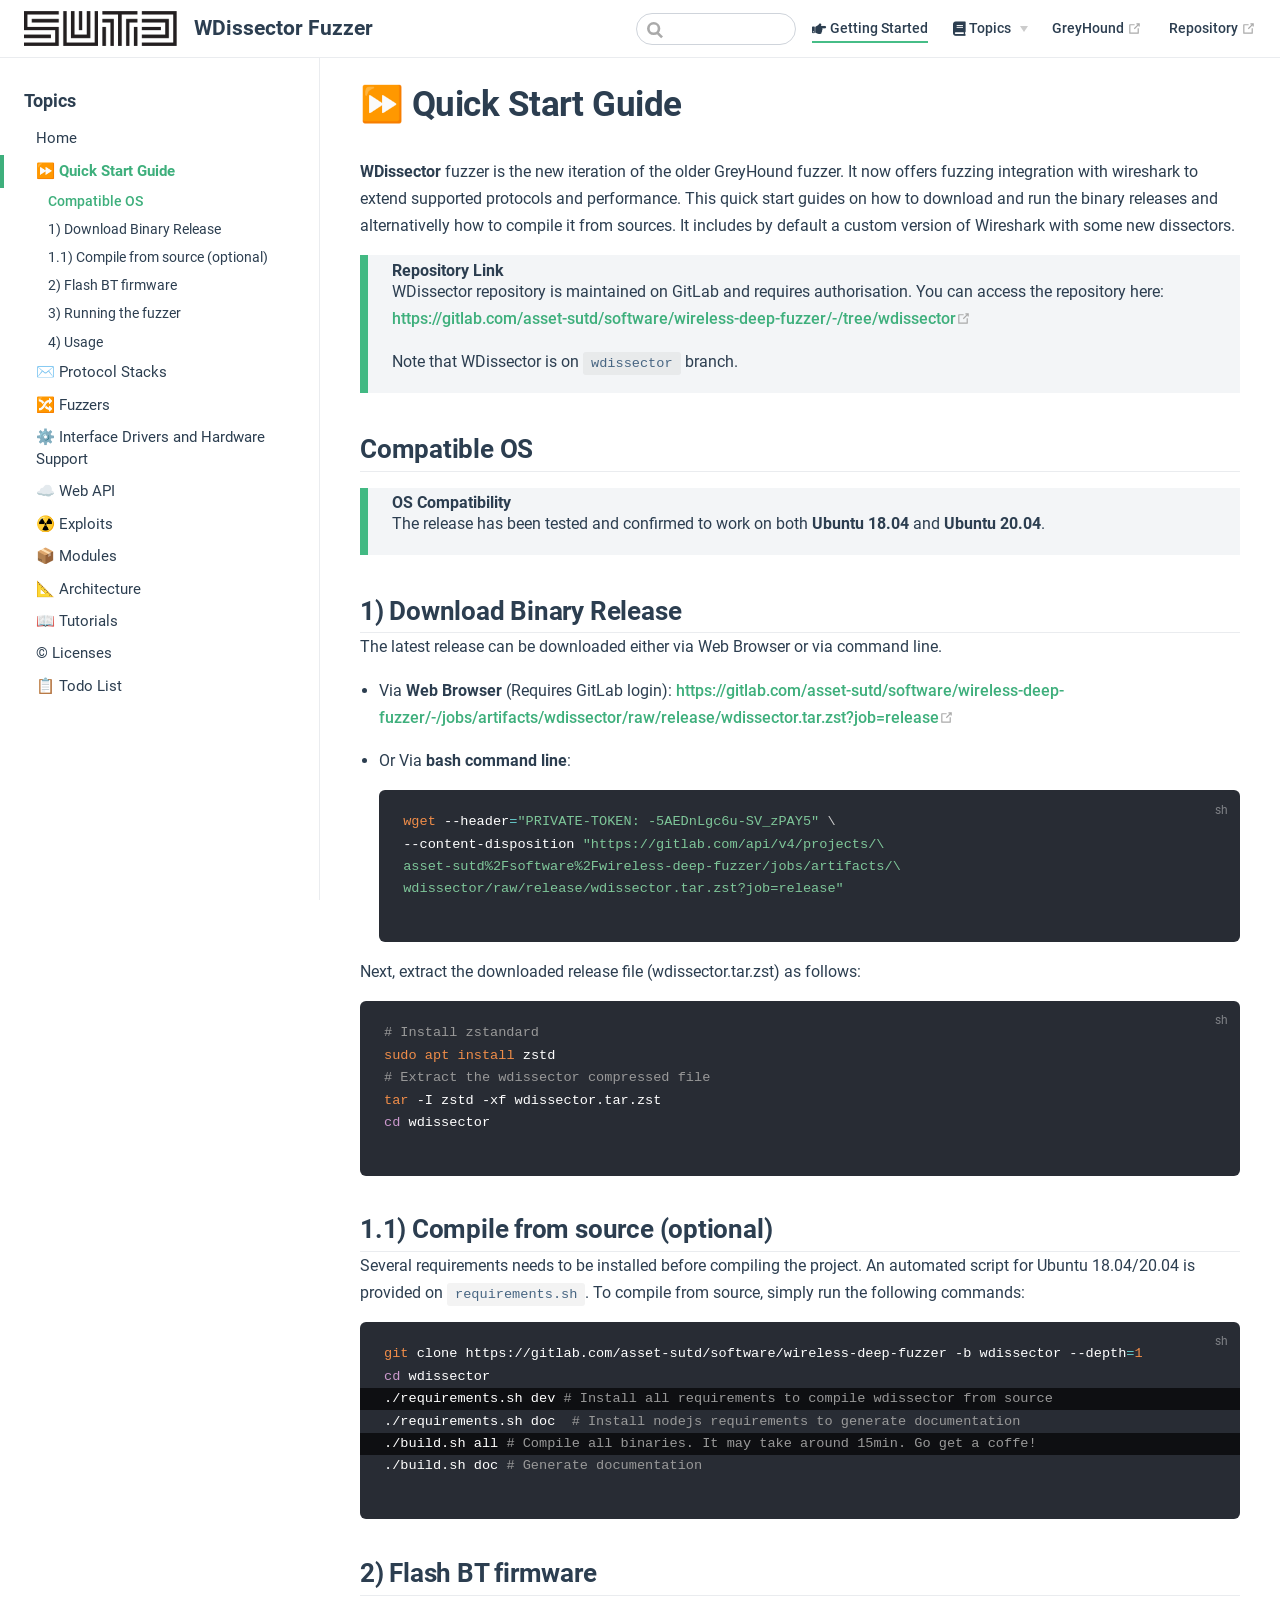
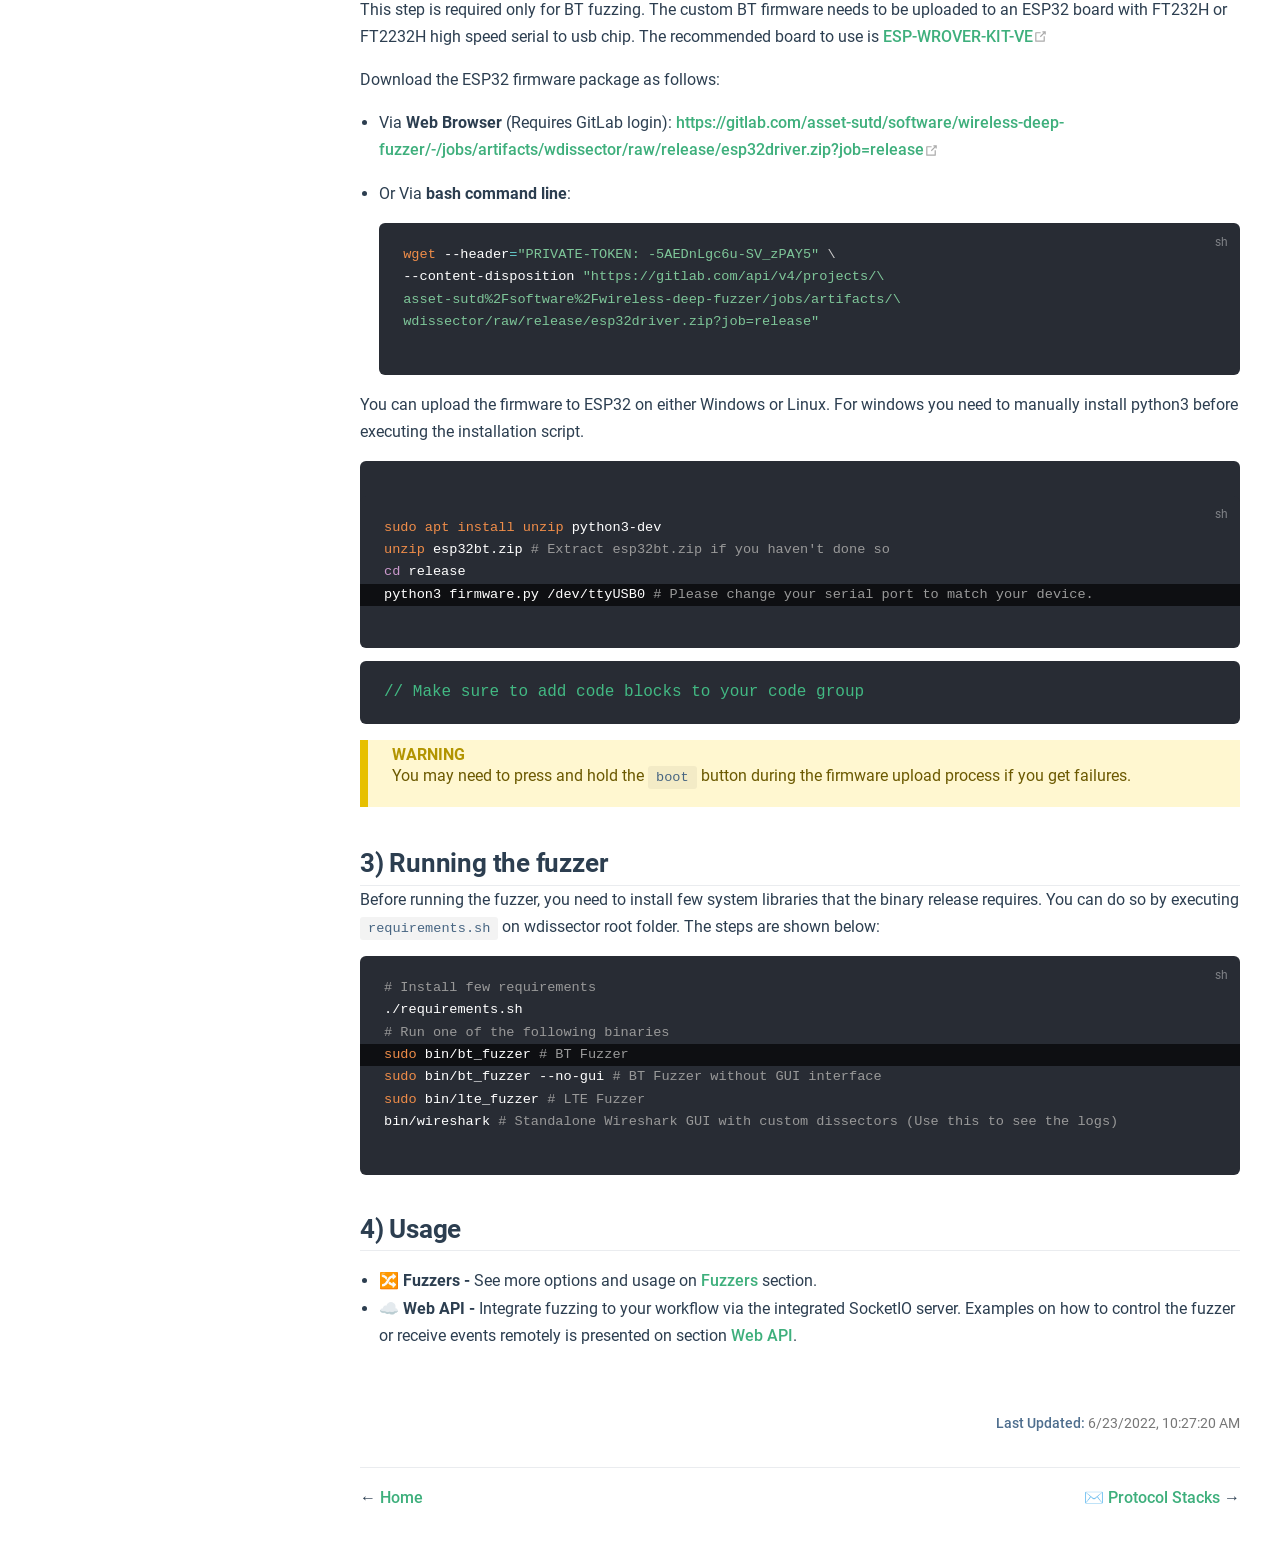
<file: BlueToolkit_updated/modules/tools/braktooth/docs/guide.html>
<!DOCTYPE html>
<html lang="en-US">
  <head>
    <meta charset="utf-8">
    <meta name="viewport" content="width=device-width,initial-scale=1">
    <title>⏩ Quick Start Guide | WDissector Fuzzer</title>
    <meta name="generator" content="VuePress 1.7.1">
    
    <meta name="description" content="WDissector Documentation">
    <meta name="theme-color" content="#3eaf7c">
    <meta name="apple-mobile-web-app-capable" content="yes">
    <meta name="apple-mobile-web-app-status-bar-style" content="black">
    
    <link rel="preload" href="./assets/css/0.styles.001d13a0.css" as="style"><link rel="preload" href="./assets/js/app.7ecfa696.js" as="script"><link rel="preload" href="./assets/js/4.08a88d60.js" as="script"><link rel="preload" href="./assets/js/2.d5d94738.js" as="script"><link rel="preload" href="./assets/js/17.c4ee532a.js" as="script"><link rel="preload" href="./assets/js/10.5edaed6d.js" as="script"><link rel="preload" href="./assets/js/9.49b281b2.js" as="script"><link rel="prefetch" href="./assets/js/11.b8c9dfd1.js"><link rel="prefetch" href="./assets/js/12.2ea7fef2.js"><link rel="prefetch" href="./assets/js/13.3bc3efd3.js"><link rel="prefetch" href="./assets/js/14.4ddd348a.js"><link rel="prefetch" href="./assets/js/15.83b6893d.js"><link rel="prefetch" href="./assets/js/16.fe0be123.js"><link rel="prefetch" href="./assets/js/18.16936339.js"><link rel="prefetch" href="./assets/js/19.fce7675c.js"><link rel="prefetch" href="./assets/js/20.4bab7b12.js"><link rel="prefetch" href="./assets/js/3.6df3d745.js"><link rel="prefetch" href="./assets/js/5.caad9e3c.js"><link rel="prefetch" href="./assets/js/6.66c8dffe.js"><link rel="prefetch" href="./assets/js/7.43f33b36.js"><link rel="prefetch" href="./assets/js/8.54cc6fb3.js">
    <link rel="stylesheet" href="./assets/css/0.styles.001d13a0.css">
  </head>
  <body>
    <div id="app" data-server-rendered="true"><div class="theme-container"><header class="navbar"><div class="sidebar-button"><svg xmlns="http://www.w3.org/2000/svg" aria-hidden="true" role="img" viewBox="0 0 448 512" class="icon"><path fill="currentColor" d="M436 124H12c-6.627 0-12-5.373-12-12V80c0-6.627 5.373-12 12-12h424c6.627 0 12 5.373 12 12v32c0 6.627-5.373 12-12 12zm0 160H12c-6.627 0-12-5.373-12-12v-32c0-6.627 5.373-12 12-12h424c6.627 0 12 5.373 12 12v32c0 6.627-5.373 12-12 12zm0 160H12c-6.627 0-12-5.373-12-12v-32c0-6.627 5.373-12 12-12h424c6.627 0 12 5.373 12 12v32c0 6.627-5.373 12-12 12z"></path></svg></div> <a href="./index.html" class="home-link router-link-active"><img src="./sutd.png" alt="WDissector Fuzzer" class="logo"> <span class="site-name can-hide">WDissector Fuzzer</span></a> <div class="links"><div class="search-box"><input aria-label="Search" autocomplete="off" spellcheck="false" value=""> <!----></div> <nav class="nav-links can-hide"><div class="nav-item"><a href="./guide.html" aria-current="page" class="nav-link router-link-exact-active router-link-active"><q-icon name="fas fa-hand-point-right" style="font-size:0.98em;"></q-icon>
  Getting Started
</a></div><div class="nav-item"><div class="dropdown-wrapper"><button type="button" aria-label="Topics" class="dropdown-title"><span class="title"><q-icon name="fas fa-book" style="font-size:0.98em;"></q-icon>
    Topics</span> <span class="arrow down"></span></button> <button type="button" aria-label="Topics" class="mobile-dropdown-title"><span class="title"><q-icon name="fas fa-book" style="font-size:0.98em;"></q-icon>
    Topics</span> <span class="arrow right"></span></button> <ul class="nav-dropdown" style="display:none;"><li class="dropdown-item"><!----> <a href="./stacks.html" class="nav-link"><q-icon name="fas fa-layer-group" style="font-size:0.98em;"></q-icon>
  Protocol Stacks
</a></li><li class="dropdown-item"><!----> <a href="./fuzzers.html" class="nav-link"><q-icon name="fas fa-random" style="font-size:0.98em;"></q-icon>
  Fuzzers
</a></li><li class="dropdown-item"><!----> <a href="./drivers.html" class="nav-link"><q-icon name="fas fa-microchip" style="font-size:0.98em;"></q-icon>
  Drivers
</a></li><li class="dropdown-item"><!----> <a href="./api.html" class="nav-link"><q-icon name="fas fa-cloud" style="font-size:0.98em;"></q-icon>
  Web API
</a></li><li class="dropdown-item"><!----> <a href="./exploits.html" class="nav-link"><q-icon name="fas fa-radiation" style="font-size:0.98em;"></q-icon>
  Exploits
</a></li><li class="dropdown-item"><!----> <a href="./modules.html" class="nav-link"><q-icon name="fas fa-cube" style="font-size:0.98em;"></q-icon>
  Modules
</a></li><li class="dropdown-item"><!----> <a href="./architecture.html" class="nav-link"><q-icon name="fas fa-drafting-compass" style="font-size:0.98em;"></q-icon>
  Architecture
</a></li><li class="dropdown-item"><!----> <a href="./tutorials.html" class="nav-link"><q-icon name="fas fa-graduation-cap" style="font-size:0.98em;"></q-icon>
  Tutorials
</a></li><li class="dropdown-item"><!----> <a href="./licenses.html" class="nav-link"><q-icon name="fas fa-copyright" style="font-size:0.98em;"></q-icon>
  Licenses
</a></li><li class="dropdown-item"><!----> <a href="./todo.html" class="nav-link"><q-icon name="fas fa-tasks" style="font-size:0.98em;"></q-icon>
  Todo
</a></li></ul></div></div><div class="nav-item"><a href="./old_greyhound/index.html" target="_blank" rel="noopener noreferrer" class="nav-link external">
  GreyHound
  <span><svg xmlns="http://www.w3.org/2000/svg" aria-hidden="true" focusable="false" x="0px" y="0px" viewBox="0 0 100 100" width="15" height="15" class="icon outbound"><path fill="currentColor" d="M18.8,85.1h56l0,0c2.2,0,4-1.8,4-4v-32h-8v28h-48v-48h28v-8h-32l0,0c-2.2,0-4,1.8-4,4v56C14.8,83.3,16.6,85.1,18.8,85.1z"></path> <polygon fill="currentColor" points="45.7,48.7 51.3,54.3 77.2,28.5 77.2,37.2 85.2,37.2 85.2,14.9 62.8,14.9 62.8,22.9 71.5,22.9"></polygon></svg> <span class="sr-only">(opens new window)</span></span></a></div> <a href="https://gitlab.com/asset-sutd/software/wireless-deep-fuzzer/-/tree/wdissector" target="_blank" rel="noopener noreferrer" class="repo-link">
    Repository
    <span><svg xmlns="http://www.w3.org/2000/svg" aria-hidden="true" focusable="false" x="0px" y="0px" viewBox="0 0 100 100" width="15" height="15" class="icon outbound"><path fill="currentColor" d="M18.8,85.1h56l0,0c2.2,0,4-1.8,4-4v-32h-8v28h-48v-48h28v-8h-32l0,0c-2.2,0-4,1.8-4,4v56C14.8,83.3,16.6,85.1,18.8,85.1z"></path> <polygon fill="currentColor" points="45.7,48.7 51.3,54.3 77.2,28.5 77.2,37.2 85.2,37.2 85.2,14.9 62.8,14.9 62.8,22.9 71.5,22.9"></polygon></svg> <span class="sr-only">(opens new window)</span></span></a></nav></div></header> <div class="sidebar-mask"></div> <aside class="sidebar"><nav class="nav-links"><div class="nav-item"><a href="./guide.html" aria-current="page" class="nav-link router-link-exact-active router-link-active"><q-icon name="fas fa-hand-point-right" style="font-size:0.98em;"></q-icon>
  Getting Started
</a></div><div class="nav-item"><div class="dropdown-wrapper"><button type="button" aria-label="Topics" class="dropdown-title"><span class="title"><q-icon name="fas fa-book" style="font-size:0.98em;"></q-icon>
    Topics</span> <span class="arrow down"></span></button> <button type="button" aria-label="Topics" class="mobile-dropdown-title"><span class="title"><q-icon name="fas fa-book" style="font-size:0.98em;"></q-icon>
    Topics</span> <span class="arrow right"></span></button> <ul class="nav-dropdown" style="display:none;"><li class="dropdown-item"><!----> <a href="./stacks.html" class="nav-link"><q-icon name="fas fa-layer-group" style="font-size:0.98em;"></q-icon>
  Protocol Stacks
</a></li><li class="dropdown-item"><!----> <a href="./fuzzers.html" class="nav-link"><q-icon name="fas fa-random" style="font-size:0.98em;"></q-icon>
  Fuzzers
</a></li><li class="dropdown-item"><!----> <a href="./drivers.html" class="nav-link"><q-icon name="fas fa-microchip" style="font-size:0.98em;"></q-icon>
  Drivers
</a></li><li class="dropdown-item"><!----> <a href="./api.html" class="nav-link"><q-icon name="fas fa-cloud" style="font-size:0.98em;"></q-icon>
  Web API
</a></li><li class="dropdown-item"><!----> <a href="./exploits.html" class="nav-link"><q-icon name="fas fa-radiation" style="font-size:0.98em;"></q-icon>
  Exploits
</a></li><li class="dropdown-item"><!----> <a href="./modules.html" class="nav-link"><q-icon name="fas fa-cube" style="font-size:0.98em;"></q-icon>
  Modules
</a></li><li class="dropdown-item"><!----> <a href="./architecture.html" class="nav-link"><q-icon name="fas fa-drafting-compass" style="font-size:0.98em;"></q-icon>
  Architecture
</a></li><li class="dropdown-item"><!----> <a href="./tutorials.html" class="nav-link"><q-icon name="fas fa-graduation-cap" style="font-size:0.98em;"></q-icon>
  Tutorials
</a></li><li class="dropdown-item"><!----> <a href="./licenses.html" class="nav-link"><q-icon name="fas fa-copyright" style="font-size:0.98em;"></q-icon>
  Licenses
</a></li><li class="dropdown-item"><!----> <a href="./todo.html" class="nav-link"><q-icon name="fas fa-tasks" style="font-size:0.98em;"></q-icon>
  Todo
</a></li></ul></div></div><div class="nav-item"><a href="./old_greyhound/index.html" target="_blank" rel="noopener noreferrer" class="nav-link external">
  GreyHound
  <span><svg xmlns="http://www.w3.org/2000/svg" aria-hidden="true" focusable="false" x="0px" y="0px" viewBox="0 0 100 100" width="15" height="15" class="icon outbound"><path fill="currentColor" d="M18.8,85.1h56l0,0c2.2,0,4-1.8,4-4v-32h-8v28h-48v-48h28v-8h-32l0,0c-2.2,0-4,1.8-4,4v56C14.8,83.3,16.6,85.1,18.8,85.1z"></path> <polygon fill="currentColor" points="45.7,48.7 51.3,54.3 77.2,28.5 77.2,37.2 85.2,37.2 85.2,14.9 62.8,14.9 62.8,22.9 71.5,22.9"></polygon></svg> <span class="sr-only">(opens new window)</span></span></a></div> <a href="https://gitlab.com/asset-sutd/software/wireless-deep-fuzzer/-/tree/wdissector" target="_blank" rel="noopener noreferrer" class="repo-link">
    Repository
    <span><svg xmlns="http://www.w3.org/2000/svg" aria-hidden="true" focusable="false" x="0px" y="0px" viewBox="0 0 100 100" width="15" height="15" class="icon outbound"><path fill="currentColor" d="M18.8,85.1h56l0,0c2.2,0,4-1.8,4-4v-32h-8v28h-48v-48h28v-8h-32l0,0c-2.2,0-4,1.8-4,4v56C14.8,83.3,16.6,85.1,18.8,85.1z"></path> <polygon fill="currentColor" points="45.7,48.7 51.3,54.3 77.2,28.5 77.2,37.2 85.2,37.2 85.2,14.9 62.8,14.9 62.8,22.9 71.5,22.9"></polygon></svg> <span class="sr-only">(opens new window)</span></span></a></nav>  <ul class="sidebar-links"><li><section class="sidebar-group depth-0"><p class="sidebar-heading open"><span>Topics</span> <!----></p> <ul class="sidebar-links sidebar-group-items"><li><a href="./index.html" aria-current="page" class="sidebar-link">Home</a></li><li><a href="./guide.html" aria-current="page" class="active sidebar-link">⏩ Quick Start Guide</a><ul class="sidebar-sub-headers"><li class="sidebar-sub-header"><a href="./guide.html#compatible-os" class="sidebar-link">Compatible OS</a></li><li class="sidebar-sub-header"><a href="./guide.html#_1-download-binary-release" class="sidebar-link">1) Download Binary Release</a></li><li class="sidebar-sub-header"><a href="./guide.html#_1-1-compile-from-source-optional" class="sidebar-link">1.1) Compile from source (optional)</a></li><li class="sidebar-sub-header"><a href="./guide.html#_2-flash-bt-firmware" class="sidebar-link">2) Flash BT firmware</a></li><li class="sidebar-sub-header"><a href="./guide.html#_3-running-the-fuzzer" class="sidebar-link">3) Running the fuzzer</a></li><li class="sidebar-sub-header"><a href="./guide.html#_4-usage" class="sidebar-link">4) Usage</a></li></ul></li><li><a href="./stacks.html" class="sidebar-link">✉️ Protocol Stacks</a></li><li><a href="./fuzzers.html" class="sidebar-link">🔀 Fuzzers</a></li><li><a href="./drivers.html" class="sidebar-link">⚙️ Interface Drivers and Hardware Support</a></li><li><a href="./api.html" class="sidebar-link">☁️ Web API</a></li><li><a href="./exploits.html" class="sidebar-link">☢️ Exploits</a></li><li><a href="./modules.html" class="sidebar-link">📦 Modules</a></li><li><a href="./architecture.html" class="sidebar-link">📐 Architecture</a></li><li><a href="./tutorials.html" class="sidebar-link">📖 Tutorials</a></li><li><a href="./licenses.html" class="sidebar-link">©️ Licenses</a></li><li><a href="./todo.html" class="sidebar-link">📋 Todo List</a></li></ul></section></li></ul> </aside> <main class="page"> <div class="theme-default-content content__default"><h1 id="⏩-quick-start-guide"><a href="#⏩-quick-start-guide" class="header-anchor">#</a> ⏩ Quick Start Guide</h1> <p><strong>WDissector</strong> fuzzer is the new iteration of the older GreyHound fuzzer. It now offers fuzzing integration with wireshark to extend supported protocols and performance. This quick start guides on how to download and run the binary releases and alternativelly how to compile it from sources. It includes by default a custom version of Wireshark with some new dissectors.</p> <div class="custom-block tip"><p class="custom-block-title">Repository Link</p> <p>WDissector repository is maintained on GitLab and requires authorisation.
You can access the repository here: <a href="https://gitlab.com/asset-sutd/software/wireless-deep-fuzzer/-/tree/wdissector" target="_blank" rel="noopener noreferrer">https://gitlab.com/asset-sutd/software/wireless-deep-fuzzer/-/tree/wdissector<span><svg xmlns="http://www.w3.org/2000/svg" aria-hidden="true" focusable="false" x="0px" y="0px" viewBox="0 0 100 100" width="15" height="15" class="icon outbound"><path fill="currentColor" d="M18.8,85.1h56l0,0c2.2,0,4-1.8,4-4v-32h-8v28h-48v-48h28v-8h-32l0,0c-2.2,0-4,1.8-4,4v56C14.8,83.3,16.6,85.1,18.8,85.1z"></path> <polygon fill="currentColor" points="45.7,48.7 51.3,54.3 77.2,28.5 77.2,37.2 85.2,37.2 85.2,14.9 62.8,14.9 62.8,22.9 71.5,22.9"></polygon></svg> <span class="sr-only">(opens new window)</span></span></a></p> <p>Note that WDissector is on <code>wdissector</code> branch.</p></div> <h2 id="compatible-os"><a href="#compatible-os" class="header-anchor">#</a> Compatible OS</h2> <div class="custom-block tip"><p class="custom-block-title">OS Compatibility</p> <p>The release has been tested and confirmed to work on both <strong>Ubuntu 18.04</strong> and <strong>Ubuntu 20.04</strong>.</p></div> <h2 id="_1-download-binary-release"><a href="#_1-download-binary-release" class="header-anchor">#</a> 1) Download Binary Release</h2> <p>The latest release can be downloaded either via Web Browser or via command line.</p> <ul><li><p>Via <strong>Web Browser</strong> (Requires GitLab login): <a href="https://gitlab.com/asset-sutd/software/wireless-deep-fuzzer/-/jobs/artifacts/wdissector/raw/release/wdissector.tar.zst?job=release" target="_blank" rel="noopener noreferrer">https://gitlab.com/asset-sutd/software/wireless-deep-fuzzer/-/jobs/artifacts/wdissector/raw/release/wdissector.tar.zst?job=release<span><svg xmlns="http://www.w3.org/2000/svg" aria-hidden="true" focusable="false" x="0px" y="0px" viewBox="0 0 100 100" width="15" height="15" class="icon outbound"><path fill="currentColor" d="M18.8,85.1h56l0,0c2.2,0,4-1.8,4-4v-32h-8v28h-48v-48h28v-8h-32l0,0c-2.2,0-4,1.8-4,4v56C14.8,83.3,16.6,85.1,18.8,85.1z"></path> <polygon fill="currentColor" points="45.7,48.7 51.3,54.3 77.2,28.5 77.2,37.2 85.2,37.2 85.2,14.9 62.8,14.9 62.8,22.9 71.5,22.9"></polygon></svg> <span class="sr-only">(opens new window)</span></span></a></p></li> <li><p>Or Via <strong>bash command line</strong>:</p> <div class="language-bash extra-class"><pre class="language-bash"><code><span class="token function">wget</span> --header<span class="token operator">=</span><span class="token string">&quot;PRIVATE-TOKEN: -5AEDnLgc6u-SV_zPAY5&quot;</span> <span class="token punctuation">\</span>
--content-disposition <span class="token string">&quot;https://gitlab.com/api/v4/projects/\
asset-sutd%2Fsoftware%2Fwireless-deep-fuzzer/jobs/artifacts/\
wdissector/raw/release/wdissector.tar.zst?job=release&quot;</span>
</code></pre></div></li></ul> <p>Next, extract the downloaded release file (wdissector.tar.zst) as follows:</p> <div class="language-bash extra-class"><pre class="language-bash"><code><span class="token comment"># Install zstandard</span>
<span class="token function">sudo</span> <span class="token function">apt</span> <span class="token function">install</span> zstd
<span class="token comment"># Extract the wdissector compressed file</span>
<span class="token function">tar</span> -I zstd -xf wdissector.tar.zst
<span class="token builtin class-name">cd</span> wdissector
</code></pre></div><h2 id="_1-1-compile-from-source-optional"><a href="#_1-1-compile-from-source-optional" class="header-anchor">#</a> 1.1) Compile from source (optional)</h2> <p>Several requirements needs to be installed before compiling the project. An automated script for Ubuntu 18.04/20.04 is provided on <code>requirements.sh</code>. To compile from source, simply run the following commands:</p> <div class="language-bash extra-class"><div class="highlight-lines"><br><br><div class="highlighted"> </div><br><div class="highlighted"> </div><br><br></div><pre class="language-bash"><code><span class="token function">git</span> clone https://gitlab.com/asset-sutd/software/wireless-deep-fuzzer -b wdissector --depth<span class="token operator">=</span><span class="token number">1</span>
<span class="token builtin class-name">cd</span> wdissector
./requirements.sh dev <span class="token comment"># Install all requirements to compile wdissector from source</span>
./requirements.sh doc  <span class="token comment"># Install nodejs requirements to generate documentation</span>
./build.sh all <span class="token comment"># Compile all binaries. It may take around 15min. Go get a coffe!</span>
./build.sh doc <span class="token comment"># Generate documentation</span>
</code></pre></div><h2 id="_2-flash-bt-firmware"><a href="#_2-flash-bt-firmware" class="header-anchor">#</a> 2) Flash BT firmware</h2> <p>This step is required only for BT fuzzing. The custom BT firmware needs to be uploaded to an ESP32 board with FT232H or FT2232H high speed serial to usb chip. The recommended board to use is <a href="https://www.espressif.com/en/products/hardware/esp-wrover-kit/overview" target="_blank" rel="noopener noreferrer">ESP-WROVER-KIT-VE<span><svg xmlns="http://www.w3.org/2000/svg" aria-hidden="true" focusable="false" x="0px" y="0px" viewBox="0 0 100 100" width="15" height="15" class="icon outbound"><path fill="currentColor" d="M18.8,85.1h56l0,0c2.2,0,4-1.8,4-4v-32h-8v28h-48v-48h28v-8h-32l0,0c-2.2,0-4,1.8-4,4v56C14.8,83.3,16.6,85.1,18.8,85.1z"></path> <polygon fill="currentColor" points="45.7,48.7 51.3,54.3 77.2,28.5 77.2,37.2 85.2,37.2 85.2,14.9 62.8,14.9 62.8,22.9 71.5,22.9"></polygon></svg> <span class="sr-only">(opens new window)</span></span></a></p> <p>Download the ESP32 firmware package as follows:</p> <ul><li><p>Via <strong>Web Browser</strong> (Requires GitLab login): <a href="https://gitlab.com/asset-sutd/software/wireless-deep-fuzzer/-/jobs/artifacts/wdissector/raw/release/esp32driver.zip?job=release" target="_blank" rel="noopener noreferrer">https://gitlab.com/asset-sutd/software/wireless-deep-fuzzer/-/jobs/artifacts/wdissector/raw/release/esp32driver.zip?job=release<span><svg xmlns="http://www.w3.org/2000/svg" aria-hidden="true" focusable="false" x="0px" y="0px" viewBox="0 0 100 100" width="15" height="15" class="icon outbound"><path fill="currentColor" d="M18.8,85.1h56l0,0c2.2,0,4-1.8,4-4v-32h-8v28h-48v-48h28v-8h-32l0,0c-2.2,0-4,1.8-4,4v56C14.8,83.3,16.6,85.1,18.8,85.1z"></path> <polygon fill="currentColor" points="45.7,48.7 51.3,54.3 77.2,28.5 77.2,37.2 85.2,37.2 85.2,14.9 62.8,14.9 62.8,22.9 71.5,22.9"></polygon></svg> <span class="sr-only">(opens new window)</span></span></a></p></li> <li><p>Or Via <strong>bash command line</strong>:</p> <div class="language-bash extra-class"><pre class="language-bash"><code><span class="token function">wget</span> --header<span class="token operator">=</span><span class="token string">&quot;PRIVATE-TOKEN: -5AEDnLgc6u-SV_zPAY5&quot;</span> <span class="token punctuation">\</span>
--content-disposition <span class="token string">&quot;https://gitlab.com/api/v4/projects/\
asset-sutd%2Fsoftware%2Fwireless-deep-fuzzer/jobs/artifacts/\
wdissector/raw/release/esp32driver.zip?job=release&quot;</span>
</code></pre></div></li></ul> <p>You can upload the firmware to ESP32 on either Windows or Linux. For windows you need to manually install python3 before executing the installation script.</p> <div class="theme-code-group" data-v-32c2d7ed><div class="theme-code-group__nav" data-v-32c2d7ed><ul class="theme-code-group__ul" data-v-32c2d7ed></ul></div> <div class="theme-code-block" data-v-6d04095e><div class="language-shell extra-class" data-v-6d04095e><div class="highlight-lines" data-v-6d04095e><br data-v-6d04095e><div class="highlighted" data-v-6d04095e> </div><br data-v-6d04095e></div><pre class="language-shell" data-v-6d04095e><code data-v-6d04095e><span class="token builtin class-name" data-v-6d04095e>cd</span> release
python firmware.py COM6
</code></pre></div></div> <div class="theme-code-block theme-code-block__active" data-v-6d04095e><div class="language-bash extra-class" data-v-6d04095e><div class="highlight-lines" data-v-6d04095e><br data-v-6d04095e><br data-v-6d04095e><br data-v-6d04095e><div class="highlighted" data-v-6d04095e> </div><br data-v-6d04095e></div><pre class="language-bash" data-v-6d04095e><code data-v-6d04095e><span class="token function" data-v-6d04095e>sudo</span> <span class="token function" data-v-6d04095e>apt</span> <span class="token function" data-v-6d04095e>install</span> <span class="token function" data-v-6d04095e>unzip</span> python3-dev
<span class="token function" data-v-6d04095e>unzip</span> esp32bt.zip <span class="token comment" data-v-6d04095e># Extract esp32bt.zip if you haven't done so</span>
<span class="token builtin class-name" data-v-6d04095e>cd</span> release
python3 firmware.py /dev/ttyUSB0 <span class="token comment" data-v-6d04095e># Please change your serial port to match your device.</span>
</code></pre></div></div> <pre class="pre-blank" data-v-32c2d7ed>// Make sure to add code blocks to your code group</pre></div> <div class="custom-block warning"><p class="custom-block-title">WARNING</p> <p>You may need to press and hold the <code>boot</code> button during the firmware upload process if you get failures.</p></div> <h2 id="_3-running-the-fuzzer"><a href="#_3-running-the-fuzzer" class="header-anchor">#</a> 3) Running the fuzzer</h2> <p>Before running the fuzzer, you need to install few system libraries that the binary release requires. You can do so by executing <code>requirements.sh</code> on wdissector root folder. The steps are shown below:</p> <div class="language-bash extra-class"><div class="highlight-lines"><br><br><br><div class="highlighted"> </div><br><br><br><br></div><pre class="language-bash"><code><span class="token comment"># Install few requirements</span>
./requirements.sh
<span class="token comment"># Run one of the following binaries</span>
<span class="token function">sudo</span> bin/bt_fuzzer <span class="token comment"># BT Fuzzer</span>
<span class="token function">sudo</span> bin/bt_fuzzer --no-gui <span class="token comment"># BT Fuzzer without GUI interface</span>
<span class="token function">sudo</span> bin/lte_fuzzer <span class="token comment"># LTE Fuzzer</span>
bin/wireshark <span class="token comment"># Standalone Wireshark GUI with custom dissectors (Use this to see the logs)</span>
</code></pre></div><h2 id="_4-usage"><a href="#_4-usage" class="header-anchor">#</a> 4) Usage</h2> <ul><li>🔀 <strong>Fuzzers -</strong> See more options and usage on <a href="./fuzzers.html">Fuzzers</a> section.</li> <li>☁️ <strong>Web API -</strong> Integrate fuzzing to your workflow via the integrated SocketIO server.
Examples on how to control the fuzzer or receive events remotely is presented on section <a href="./api.html">Web API</a>.</li></ul></div> <footer class="page-edit"><!----> <div class="last-updated"><span class="prefix">Last Updated:</span> <span class="time">6/23/2022, 10:27:20 AM</span></div></footer> <div class="page-nav"><p class="inner"><span class="prev">
      ←
      <a href="./index.html" class="prev router-link-active">
        Home
      </a></span> <span class="next"><a href="./stacks.html">
        ✉️ Protocol Stacks
      </a>
      →
    </span></p></div> </main></div><div class="global-ui"></div></div>
    <script src="./assets/js/app.7ecfa696.js" defer></script><script src="./assets/js/4.08a88d60.js" defer></script><script src="./assets/js/2.d5d94738.js" defer></script><script src="./assets/js/17.c4ee532a.js" defer></script><script src="./assets/js/10.5edaed6d.js" defer></script><script src="./assets/js/9.49b281b2.js" defer></script>
  </body>
</html>
</file>
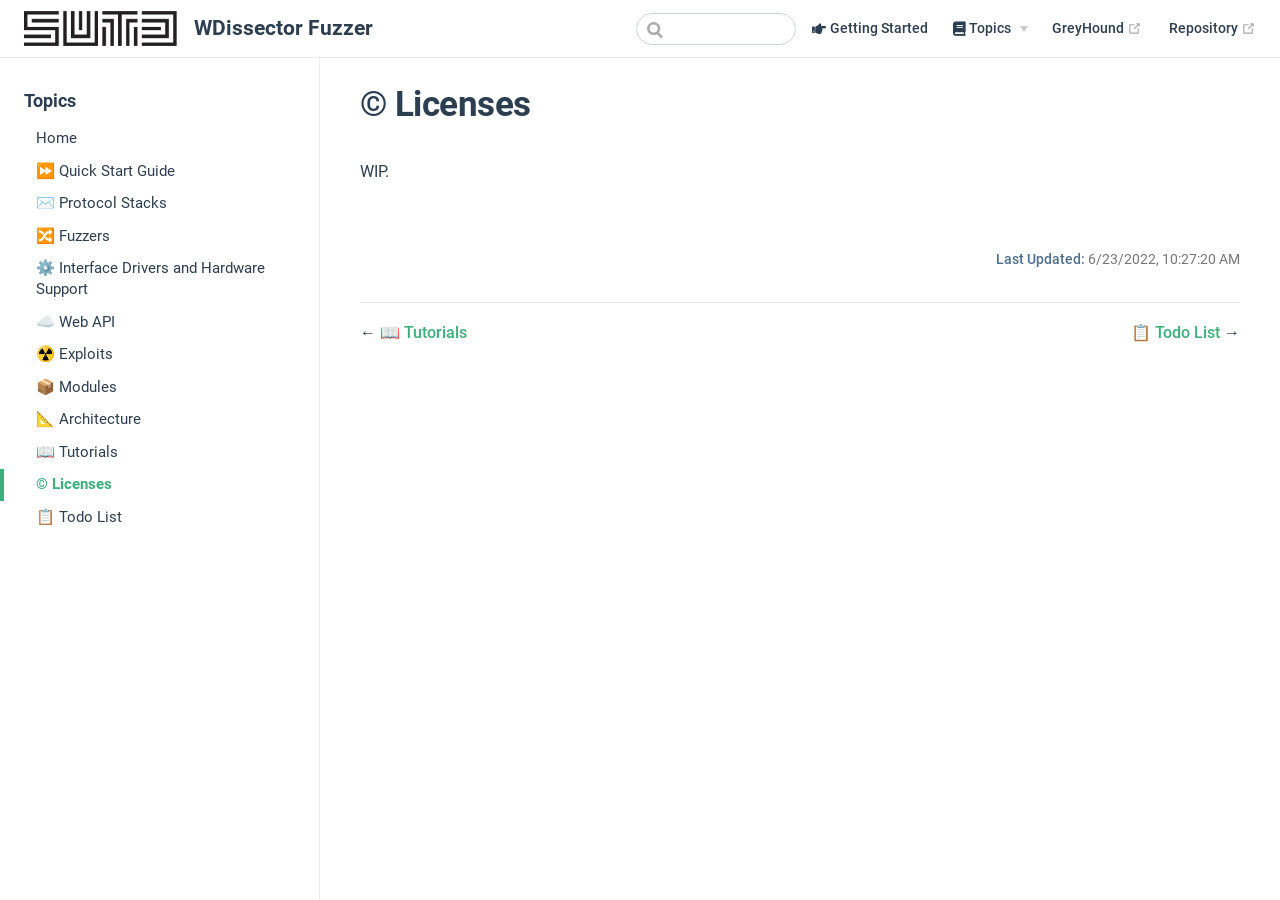
<file: BlueToolkit_updated/modules/tools/braktooth/docs/licenses.html>
<!DOCTYPE html>
<html lang="en-US">
  <head>
    <meta charset="utf-8">
    <meta name="viewport" content="width=device-width,initial-scale=1">
    <title>©️ Licenses | WDissector Fuzzer</title>
    <meta name="generator" content="VuePress 1.7.1">
    
    <meta name="description" content="WDissector Documentation">
    <meta name="theme-color" content="#3eaf7c">
    <meta name="apple-mobile-web-app-capable" content="yes">
    <meta name="apple-mobile-web-app-status-bar-style" content="black">
    
    <link rel="preload" href="./assets/css/0.styles.001d13a0.css" as="style"><link rel="preload" href="./assets/js/app.7ecfa696.js" as="script"><link rel="preload" href="./assets/js/4.08a88d60.js" as="script"><link rel="preload" href="./assets/js/2.d5d94738.js" as="script"><link rel="preload" href="./assets/js/18.16936339.js" as="script"><link rel="prefetch" href="./assets/js/10.5edaed6d.js"><link rel="prefetch" href="./assets/js/11.b8c9dfd1.js"><link rel="prefetch" href="./assets/js/12.2ea7fef2.js"><link rel="prefetch" href="./assets/js/13.3bc3efd3.js"><link rel="prefetch" href="./assets/js/14.4ddd348a.js"><link rel="prefetch" href="./assets/js/15.83b6893d.js"><link rel="prefetch" href="./assets/js/16.fe0be123.js"><link rel="prefetch" href="./assets/js/17.c4ee532a.js"><link rel="prefetch" href="./assets/js/19.fce7675c.js"><link rel="prefetch" href="./assets/js/20.4bab7b12.js"><link rel="prefetch" href="./assets/js/3.6df3d745.js"><link rel="prefetch" href="./assets/js/5.caad9e3c.js"><link rel="prefetch" href="./assets/js/6.66c8dffe.js"><link rel="prefetch" href="./assets/js/7.43f33b36.js"><link rel="prefetch" href="./assets/js/8.54cc6fb3.js"><link rel="prefetch" href="./assets/js/9.49b281b2.js">
    <link rel="stylesheet" href="./assets/css/0.styles.001d13a0.css">
  </head>
  <body>
    <div id="app" data-server-rendered="true"><div class="theme-container"><header class="navbar"><div class="sidebar-button"><svg xmlns="http://www.w3.org/2000/svg" aria-hidden="true" role="img" viewBox="0 0 448 512" class="icon"><path fill="currentColor" d="M436 124H12c-6.627 0-12-5.373-12-12V80c0-6.627 5.373-12 12-12h424c6.627 0 12 5.373 12 12v32c0 6.627-5.373 12-12 12zm0 160H12c-6.627 0-12-5.373-12-12v-32c0-6.627 5.373-12 12-12h424c6.627 0 12 5.373 12 12v32c0 6.627-5.373 12-12 12zm0 160H12c-6.627 0-12-5.373-12-12v-32c0-6.627 5.373-12 12-12h424c6.627 0 12 5.373 12 12v32c0 6.627-5.373 12-12 12z"></path></svg></div> <a href="./index.html" class="home-link router-link-active"><img src="./sutd.png" alt="WDissector Fuzzer" class="logo"> <span class="site-name can-hide">WDissector Fuzzer</span></a> <div class="links"><div class="search-box"><input aria-label="Search" autocomplete="off" spellcheck="false" value=""> <!----></div> <nav class="nav-links can-hide"><div class="nav-item"><a href="./guide.html" class="nav-link"><q-icon name="fas fa-hand-point-right" style="font-size:0.98em;"></q-icon>
  Getting Started
</a></div><div class="nav-item"><div class="dropdown-wrapper"><button type="button" aria-label="Topics" class="dropdown-title"><span class="title"><q-icon name="fas fa-book" style="font-size:0.98em;"></q-icon>
    Topics</span> <span class="arrow down"></span></button> <button type="button" aria-label="Topics" class="mobile-dropdown-title"><span class="title"><q-icon name="fas fa-book" style="font-size:0.98em;"></q-icon>
    Topics</span> <span class="arrow right"></span></button> <ul class="nav-dropdown" style="display:none;"><li class="dropdown-item"><!----> <a href="./stacks.html" class="nav-link"><q-icon name="fas fa-layer-group" style="font-size:0.98em;"></q-icon>
  Protocol Stacks
</a></li><li class="dropdown-item"><!----> <a href="./fuzzers.html" class="nav-link"><q-icon name="fas fa-random" style="font-size:0.98em;"></q-icon>
  Fuzzers
</a></li><li class="dropdown-item"><!----> <a href="./drivers.html" class="nav-link"><q-icon name="fas fa-microchip" style="font-size:0.98em;"></q-icon>
  Drivers
</a></li><li class="dropdown-item"><!----> <a href="./api.html" class="nav-link"><q-icon name="fas fa-cloud" style="font-size:0.98em;"></q-icon>
  Web API
</a></li><li class="dropdown-item"><!----> <a href="./exploits.html" class="nav-link"><q-icon name="fas fa-radiation" style="font-size:0.98em;"></q-icon>
  Exploits
</a></li><li class="dropdown-item"><!----> <a href="./modules.html" class="nav-link"><q-icon name="fas fa-cube" style="font-size:0.98em;"></q-icon>
  Modules
</a></li><li class="dropdown-item"><!----> <a href="./architecture.html" class="nav-link"><q-icon name="fas fa-drafting-compass" style="font-size:0.98em;"></q-icon>
  Architecture
</a></li><li class="dropdown-item"><!----> <a href="./tutorials.html" class="nav-link"><q-icon name="fas fa-graduation-cap" style="font-size:0.98em;"></q-icon>
  Tutorials
</a></li><li class="dropdown-item"><!----> <a href="./licenses.html" aria-current="page" class="nav-link router-link-exact-active router-link-active"><q-icon name="fas fa-copyright" style="font-size:0.98em;"></q-icon>
  Licenses
</a></li><li class="dropdown-item"><!----> <a href="./todo.html" class="nav-link"><q-icon name="fas fa-tasks" style="font-size:0.98em;"></q-icon>
  Todo
</a></li></ul></div></div><div class="nav-item"><a href="./old_greyhound/index.html" target="_blank" rel="noopener noreferrer" class="nav-link external">
  GreyHound
  <span><svg xmlns="http://www.w3.org/2000/svg" aria-hidden="true" focusable="false" x="0px" y="0px" viewBox="0 0 100 100" width="15" height="15" class="icon outbound"><path fill="currentColor" d="M18.8,85.1h56l0,0c2.2,0,4-1.8,4-4v-32h-8v28h-48v-48h28v-8h-32l0,0c-2.2,0-4,1.8-4,4v56C14.8,83.3,16.6,85.1,18.8,85.1z"></path> <polygon fill="currentColor" points="45.7,48.7 51.3,54.3 77.2,28.5 77.2,37.2 85.2,37.2 85.2,14.9 62.8,14.9 62.8,22.9 71.5,22.9"></polygon></svg> <span class="sr-only">(opens new window)</span></span></a></div> <a href="https://gitlab.com/asset-sutd/software/wireless-deep-fuzzer/-/tree/wdissector" target="_blank" rel="noopener noreferrer" class="repo-link">
    Repository
    <span><svg xmlns="http://www.w3.org/2000/svg" aria-hidden="true" focusable="false" x="0px" y="0px" viewBox="0 0 100 100" width="15" height="15" class="icon outbound"><path fill="currentColor" d="M18.8,85.1h56l0,0c2.2,0,4-1.8,4-4v-32h-8v28h-48v-48h28v-8h-32l0,0c-2.2,0-4,1.8-4,4v56C14.8,83.3,16.6,85.1,18.8,85.1z"></path> <polygon fill="currentColor" points="45.7,48.7 51.3,54.3 77.2,28.5 77.2,37.2 85.2,37.2 85.2,14.9 62.8,14.9 62.8,22.9 71.5,22.9"></polygon></svg> <span class="sr-only">(opens new window)</span></span></a></nav></div></header> <div class="sidebar-mask"></div> <aside class="sidebar"><nav class="nav-links"><div class="nav-item"><a href="./guide.html" class="nav-link"><q-icon name="fas fa-hand-point-right" style="font-size:0.98em;"></q-icon>
  Getting Started
</a></div><div class="nav-item"><div class="dropdown-wrapper"><button type="button" aria-label="Topics" class="dropdown-title"><span class="title"><q-icon name="fas fa-book" style="font-size:0.98em;"></q-icon>
    Topics</span> <span class="arrow down"></span></button> <button type="button" aria-label="Topics" class="mobile-dropdown-title"><span class="title"><q-icon name="fas fa-book" style="font-size:0.98em;"></q-icon>
    Topics</span> <span class="arrow right"></span></button> <ul class="nav-dropdown" style="display:none;"><li class="dropdown-item"><!----> <a href="./stacks.html" class="nav-link"><q-icon name="fas fa-layer-group" style="font-size:0.98em;"></q-icon>
  Protocol Stacks
</a></li><li class="dropdown-item"><!----> <a href="./fuzzers.html" class="nav-link"><q-icon name="fas fa-random" style="font-size:0.98em;"></q-icon>
  Fuzzers
</a></li><li class="dropdown-item"><!----> <a href="./drivers.html" class="nav-link"><q-icon name="fas fa-microchip" style="font-size:0.98em;"></q-icon>
  Drivers
</a></li><li class="dropdown-item"><!----> <a href="./api.html" class="nav-link"><q-icon name="fas fa-cloud" style="font-size:0.98em;"></q-icon>
  Web API
</a></li><li class="dropdown-item"><!----> <a href="./exploits.html" class="nav-link"><q-icon name="fas fa-radiation" style="font-size:0.98em;"></q-icon>
  Exploits
</a></li><li class="dropdown-item"><!----> <a href="./modules.html" class="nav-link"><q-icon name="fas fa-cube" style="font-size:0.98em;"></q-icon>
  Modules
</a></li><li class="dropdown-item"><!----> <a href="./architecture.html" class="nav-link"><q-icon name="fas fa-drafting-compass" style="font-size:0.98em;"></q-icon>
  Architecture
</a></li><li class="dropdown-item"><!----> <a href="./tutorials.html" class="nav-link"><q-icon name="fas fa-graduation-cap" style="font-size:0.98em;"></q-icon>
  Tutorials
</a></li><li class="dropdown-item"><!----> <a href="./licenses.html" aria-current="page" class="nav-link router-link-exact-active router-link-active"><q-icon name="fas fa-copyright" style="font-size:0.98em;"></q-icon>
  Licenses
</a></li><li class="dropdown-item"><!----> <a href="./todo.html" class="nav-link"><q-icon name="fas fa-tasks" style="font-size:0.98em;"></q-icon>
  Todo
</a></li></ul></div></div><div class="nav-item"><a href="./old_greyhound/index.html" target="_blank" rel="noopener noreferrer" class="nav-link external">
  GreyHound
  <span><svg xmlns="http://www.w3.org/2000/svg" aria-hidden="true" focusable="false" x="0px" y="0px" viewBox="0 0 100 100" width="15" height="15" class="icon outbound"><path fill="currentColor" d="M18.8,85.1h56l0,0c2.2,0,4-1.8,4-4v-32h-8v28h-48v-48h28v-8h-32l0,0c-2.2,0-4,1.8-4,4v56C14.8,83.3,16.6,85.1,18.8,85.1z"></path> <polygon fill="currentColor" points="45.7,48.7 51.3,54.3 77.2,28.5 77.2,37.2 85.2,37.2 85.2,14.9 62.8,14.9 62.8,22.9 71.5,22.9"></polygon></svg> <span class="sr-only">(opens new window)</span></span></a></div> <a href="https://gitlab.com/asset-sutd/software/wireless-deep-fuzzer/-/tree/wdissector" target="_blank" rel="noopener noreferrer" class="repo-link">
    Repository
    <span><svg xmlns="http://www.w3.org/2000/svg" aria-hidden="true" focusable="false" x="0px" y="0px" viewBox="0 0 100 100" width="15" height="15" class="icon outbound"><path fill="currentColor" d="M18.8,85.1h56l0,0c2.2,0,4-1.8,4-4v-32h-8v28h-48v-48h28v-8h-32l0,0c-2.2,0-4,1.8-4,4v56C14.8,83.3,16.6,85.1,18.8,85.1z"></path> <polygon fill="currentColor" points="45.7,48.7 51.3,54.3 77.2,28.5 77.2,37.2 85.2,37.2 85.2,14.9 62.8,14.9 62.8,22.9 71.5,22.9"></polygon></svg> <span class="sr-only">(opens new window)</span></span></a></nav>  <ul class="sidebar-links"><li><section class="sidebar-group depth-0"><p class="sidebar-heading open"><span>Topics</span> <!----></p> <ul class="sidebar-links sidebar-group-items"><li><a href="./index.html" aria-current="page" class="sidebar-link">Home</a></li><li><a href="./guide.html" class="sidebar-link">⏩ Quick Start Guide</a></li><li><a href="./stacks.html" class="sidebar-link">✉️ Protocol Stacks</a></li><li><a href="./fuzzers.html" class="sidebar-link">🔀 Fuzzers</a></li><li><a href="./drivers.html" class="sidebar-link">⚙️ Interface Drivers and Hardware Support</a></li><li><a href="./api.html" class="sidebar-link">☁️ Web API</a></li><li><a href="./exploits.html" class="sidebar-link">☢️ Exploits</a></li><li><a href="./modules.html" class="sidebar-link">📦 Modules</a></li><li><a href="./architecture.html" class="sidebar-link">📐 Architecture</a></li><li><a href="./tutorials.html" class="sidebar-link">📖 Tutorials</a></li><li><a href="./licenses.html" aria-current="page" class="active sidebar-link">©️ Licenses</a></li><li><a href="./todo.html" class="sidebar-link">📋 Todo List</a></li></ul></section></li></ul> </aside> <main class="page"> <div class="theme-default-content content__default"><h1 id="©️-licenses"><a href="#©️-licenses" class="header-anchor">#</a> ©️ Licenses</h1> <p>WIP.</p></div> <footer class="page-edit"><!----> <div class="last-updated"><span class="prefix">Last Updated:</span> <span class="time">6/23/2022, 10:27:20 AM</span></div></footer> <div class="page-nav"><p class="inner"><span class="prev">
      ←
      <a href="./tutorials.html" class="prev">
        📖 Tutorials
      </a></span> <span class="next"><a href="./todo.html">
        📋 Todo List
      </a>
      →
    </span></p></div> </main></div><div class="global-ui"></div></div>
    <script src="./assets/js/app.7ecfa696.js" defer></script><script src="./assets/js/4.08a88d60.js" defer></script><script src="./assets/js/2.d5d94738.js" defer></script><script src="./assets/js/18.16936339.js" defer></script>
  </body>
</html>
</file>
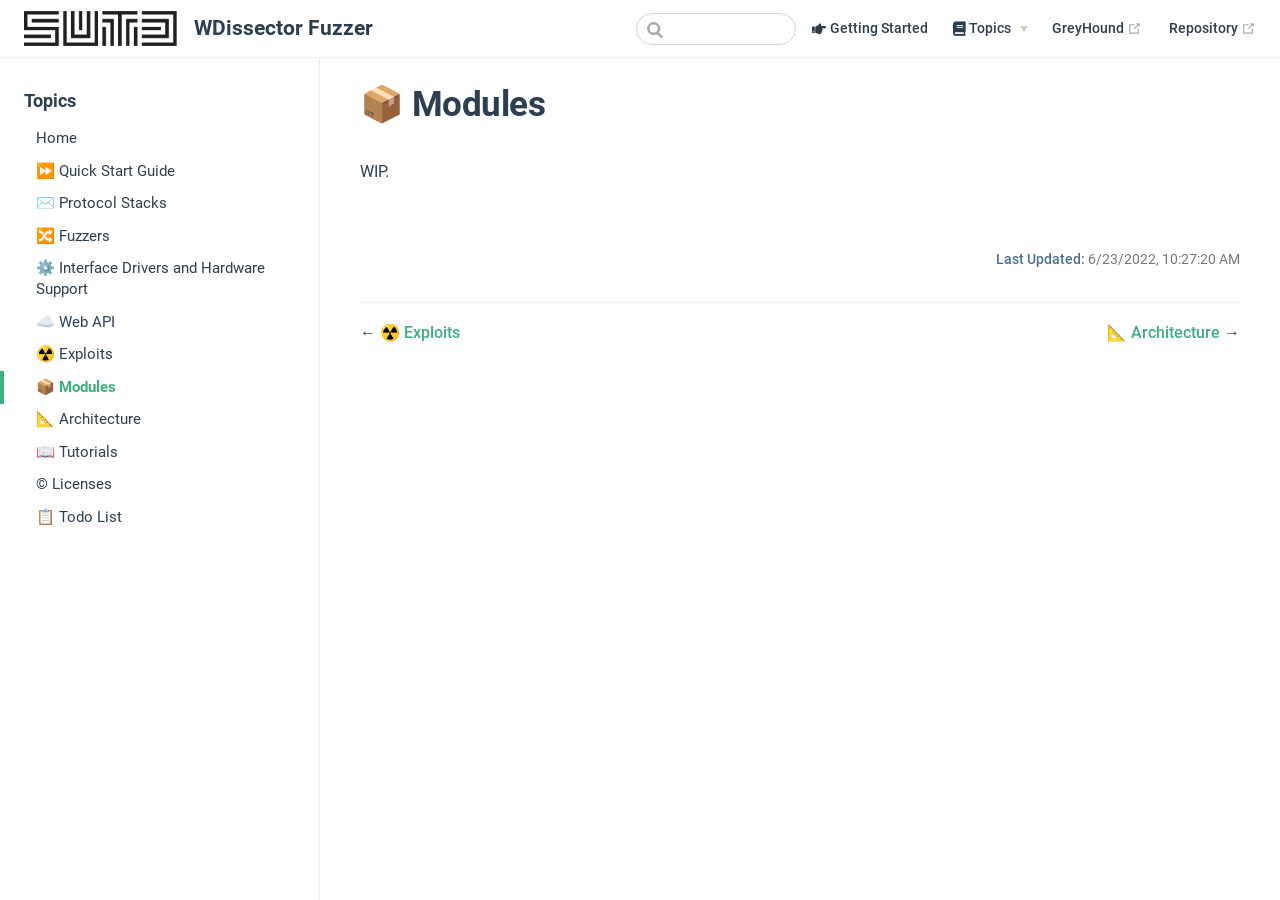
<file: BlueToolkit_updated/modules/tools/braktooth/docs/modules.html>
<!DOCTYPE html>
<html lang="en-US">
  <head>
    <meta charset="utf-8">
    <meta name="viewport" content="width=device-width,initial-scale=1">
    <title>📦 Modules | WDissector Fuzzer</title>
    <meta name="generator" content="VuePress 1.7.1">
    
    <meta name="description" content="WDissector Documentation">
    <meta name="theme-color" content="#3eaf7c">
    <meta name="apple-mobile-web-app-capable" content="yes">
    <meta name="apple-mobile-web-app-status-bar-style" content="black">
    
    <link rel="preload" href="./assets/css/0.styles.001d13a0.css" as="style"><link rel="preload" href="./assets/js/app.7ecfa696.js" as="script"><link rel="preload" href="./assets/js/4.08a88d60.js" as="script"><link rel="preload" href="./assets/js/2.d5d94738.js" as="script"><link rel="preload" href="./assets/js/19.fce7675c.js" as="script"><link rel="prefetch" href="./assets/js/10.5edaed6d.js"><link rel="prefetch" href="./assets/js/11.b8c9dfd1.js"><link rel="prefetch" href="./assets/js/12.2ea7fef2.js"><link rel="prefetch" href="./assets/js/13.3bc3efd3.js"><link rel="prefetch" href="./assets/js/14.4ddd348a.js"><link rel="prefetch" href="./assets/js/15.83b6893d.js"><link rel="prefetch" href="./assets/js/16.fe0be123.js"><link rel="prefetch" href="./assets/js/17.c4ee532a.js"><link rel="prefetch" href="./assets/js/18.16936339.js"><link rel="prefetch" href="./assets/js/20.4bab7b12.js"><link rel="prefetch" href="./assets/js/3.6df3d745.js"><link rel="prefetch" href="./assets/js/5.caad9e3c.js"><link rel="prefetch" href="./assets/js/6.66c8dffe.js"><link rel="prefetch" href="./assets/js/7.43f33b36.js"><link rel="prefetch" href="./assets/js/8.54cc6fb3.js"><link rel="prefetch" href="./assets/js/9.49b281b2.js">
    <link rel="stylesheet" href="./assets/css/0.styles.001d13a0.css">
  </head>
  <body>
    <div id="app" data-server-rendered="true"><div class="theme-container"><header class="navbar"><div class="sidebar-button"><svg xmlns="http://www.w3.org/2000/svg" aria-hidden="true" role="img" viewBox="0 0 448 512" class="icon"><path fill="currentColor" d="M436 124H12c-6.627 0-12-5.373-12-12V80c0-6.627 5.373-12 12-12h424c6.627 0 12 5.373 12 12v32c0 6.627-5.373 12-12 12zm0 160H12c-6.627 0-12-5.373-12-12v-32c0-6.627 5.373-12 12-12h424c6.627 0 12 5.373 12 12v32c0 6.627-5.373 12-12 12zm0 160H12c-6.627 0-12-5.373-12-12v-32c0-6.627 5.373-12 12-12h424c6.627 0 12 5.373 12 12v32c0 6.627-5.373 12-12 12z"></path></svg></div> <a href="./index.html" class="home-link router-link-active"><img src="./sutd.png" alt="WDissector Fuzzer" class="logo"> <span class="site-name can-hide">WDissector Fuzzer</span></a> <div class="links"><div class="search-box"><input aria-label="Search" autocomplete="off" spellcheck="false" value=""> <!----></div> <nav class="nav-links can-hide"><div class="nav-item"><a href="./guide.html" class="nav-link"><q-icon name="fas fa-hand-point-right" style="font-size:0.98em;"></q-icon>
  Getting Started
</a></div><div class="nav-item"><div class="dropdown-wrapper"><button type="button" aria-label="Topics" class="dropdown-title"><span class="title"><q-icon name="fas fa-book" style="font-size:0.98em;"></q-icon>
    Topics</span> <span class="arrow down"></span></button> <button type="button" aria-label="Topics" class="mobile-dropdown-title"><span class="title"><q-icon name="fas fa-book" style="font-size:0.98em;"></q-icon>
    Topics</span> <span class="arrow right"></span></button> <ul class="nav-dropdown" style="display:none;"><li class="dropdown-item"><!----> <a href="./stacks.html" class="nav-link"><q-icon name="fas fa-layer-group" style="font-size:0.98em;"></q-icon>
  Protocol Stacks
</a></li><li class="dropdown-item"><!----> <a href="./fuzzers.html" class="nav-link"><q-icon name="fas fa-random" style="font-size:0.98em;"></q-icon>
  Fuzzers
</a></li><li class="dropdown-item"><!----> <a href="./drivers.html" class="nav-link"><q-icon name="fas fa-microchip" style="font-size:0.98em;"></q-icon>
  Drivers
</a></li><li class="dropdown-item"><!----> <a href="./api.html" class="nav-link"><q-icon name="fas fa-cloud" style="font-size:0.98em;"></q-icon>
  Web API
</a></li><li class="dropdown-item"><!----> <a href="./exploits.html" class="nav-link"><q-icon name="fas fa-radiation" style="font-size:0.98em;"></q-icon>
  Exploits
</a></li><li class="dropdown-item"><!----> <a href="./modules.html" aria-current="page" class="nav-link router-link-exact-active router-link-active"><q-icon name="fas fa-cube" style="font-size:0.98em;"></q-icon>
  Modules
</a></li><li class="dropdown-item"><!----> <a href="./architecture.html" class="nav-link"><q-icon name="fas fa-drafting-compass" style="font-size:0.98em;"></q-icon>
  Architecture
</a></li><li class="dropdown-item"><!----> <a href="./tutorials.html" class="nav-link"><q-icon name="fas fa-graduation-cap" style="font-size:0.98em;"></q-icon>
  Tutorials
</a></li><li class="dropdown-item"><!----> <a href="./licenses.html" class="nav-link"><q-icon name="fas fa-copyright" style="font-size:0.98em;"></q-icon>
  Licenses
</a></li><li class="dropdown-item"><!----> <a href="./todo.html" class="nav-link"><q-icon name="fas fa-tasks" style="font-size:0.98em;"></q-icon>
  Todo
</a></li></ul></div></div><div class="nav-item"><a href="./old_greyhound/index.html" target="_blank" rel="noopener noreferrer" class="nav-link external">
  GreyHound
  <span><svg xmlns="http://www.w3.org/2000/svg" aria-hidden="true" focusable="false" x="0px" y="0px" viewBox="0 0 100 100" width="15" height="15" class="icon outbound"><path fill="currentColor" d="M18.8,85.1h56l0,0c2.2,0,4-1.8,4-4v-32h-8v28h-48v-48h28v-8h-32l0,0c-2.2,0-4,1.8-4,4v56C14.8,83.3,16.6,85.1,18.8,85.1z"></path> <polygon fill="currentColor" points="45.7,48.7 51.3,54.3 77.2,28.5 77.2,37.2 85.2,37.2 85.2,14.9 62.8,14.9 62.8,22.9 71.5,22.9"></polygon></svg> <span class="sr-only">(opens new window)</span></span></a></div> <a href="https://gitlab.com/asset-sutd/software/wireless-deep-fuzzer/-/tree/wdissector" target="_blank" rel="noopener noreferrer" class="repo-link">
    Repository
    <span><svg xmlns="http://www.w3.org/2000/svg" aria-hidden="true" focusable="false" x="0px" y="0px" viewBox="0 0 100 100" width="15" height="15" class="icon outbound"><path fill="currentColor" d="M18.8,85.1h56l0,0c2.2,0,4-1.8,4-4v-32h-8v28h-48v-48h28v-8h-32l0,0c-2.2,0-4,1.8-4,4v56C14.8,83.3,16.6,85.1,18.8,85.1z"></path> <polygon fill="currentColor" points="45.7,48.7 51.3,54.3 77.2,28.5 77.2,37.2 85.2,37.2 85.2,14.9 62.8,14.9 62.8,22.9 71.5,22.9"></polygon></svg> <span class="sr-only">(opens new window)</span></span></a></nav></div></header> <div class="sidebar-mask"></div> <aside class="sidebar"><nav class="nav-links"><div class="nav-item"><a href="./guide.html" class="nav-link"><q-icon name="fas fa-hand-point-right" style="font-size:0.98em;"></q-icon>
  Getting Started
</a></div><div class="nav-item"><div class="dropdown-wrapper"><button type="button" aria-label="Topics" class="dropdown-title"><span class="title"><q-icon name="fas fa-book" style="font-size:0.98em;"></q-icon>
    Topics</span> <span class="arrow down"></span></button> <button type="button" aria-label="Topics" class="mobile-dropdown-title"><span class="title"><q-icon name="fas fa-book" style="font-size:0.98em;"></q-icon>
    Topics</span> <span class="arrow right"></span></button> <ul class="nav-dropdown" style="display:none;"><li class="dropdown-item"><!----> <a href="./stacks.html" class="nav-link"><q-icon name="fas fa-layer-group" style="font-size:0.98em;"></q-icon>
  Protocol Stacks
</a></li><li class="dropdown-item"><!----> <a href="./fuzzers.html" class="nav-link"><q-icon name="fas fa-random" style="font-size:0.98em;"></q-icon>
  Fuzzers
</a></li><li class="dropdown-item"><!----> <a href="./drivers.html" class="nav-link"><q-icon name="fas fa-microchip" style="font-size:0.98em;"></q-icon>
  Drivers
</a></li><li class="dropdown-item"><!----> <a href="./api.html" class="nav-link"><q-icon name="fas fa-cloud" style="font-size:0.98em;"></q-icon>
  Web API
</a></li><li class="dropdown-item"><!----> <a href="./exploits.html" class="nav-link"><q-icon name="fas fa-radiation" style="font-size:0.98em;"></q-icon>
  Exploits
</a></li><li class="dropdown-item"><!----> <a href="./modules.html" aria-current="page" class="nav-link router-link-exact-active router-link-active"><q-icon name="fas fa-cube" style="font-size:0.98em;"></q-icon>
  Modules
</a></li><li class="dropdown-item"><!----> <a href="./architecture.html" class="nav-link"><q-icon name="fas fa-drafting-compass" style="font-size:0.98em;"></q-icon>
  Architecture
</a></li><li class="dropdown-item"><!----> <a href="./tutorials.html" class="nav-link"><q-icon name="fas fa-graduation-cap" style="font-size:0.98em;"></q-icon>
  Tutorials
</a></li><li class="dropdown-item"><!----> <a href="./licenses.html" class="nav-link"><q-icon name="fas fa-copyright" style="font-size:0.98em;"></q-icon>
  Licenses
</a></li><li class="dropdown-item"><!----> <a href="./todo.html" class="nav-link"><q-icon name="fas fa-tasks" style="font-size:0.98em;"></q-icon>
  Todo
</a></li></ul></div></div><div class="nav-item"><a href="./old_greyhound/index.html" target="_blank" rel="noopener noreferrer" class="nav-link external">
  GreyHound
  <span><svg xmlns="http://www.w3.org/2000/svg" aria-hidden="true" focusable="false" x="0px" y="0px" viewBox="0 0 100 100" width="15" height="15" class="icon outbound"><path fill="currentColor" d="M18.8,85.1h56l0,0c2.2,0,4-1.8,4-4v-32h-8v28h-48v-48h28v-8h-32l0,0c-2.2,0-4,1.8-4,4v56C14.8,83.3,16.6,85.1,18.8,85.1z"></path> <polygon fill="currentColor" points="45.7,48.7 51.3,54.3 77.2,28.5 77.2,37.2 85.2,37.2 85.2,14.9 62.8,14.9 62.8,22.9 71.5,22.9"></polygon></svg> <span class="sr-only">(opens new window)</span></span></a></div> <a href="https://gitlab.com/asset-sutd/software/wireless-deep-fuzzer/-/tree/wdissector" target="_blank" rel="noopener noreferrer" class="repo-link">
    Repository
    <span><svg xmlns="http://www.w3.org/2000/svg" aria-hidden="true" focusable="false" x="0px" y="0px" viewBox="0 0 100 100" width="15" height="15" class="icon outbound"><path fill="currentColor" d="M18.8,85.1h56l0,0c2.2,0,4-1.8,4-4v-32h-8v28h-48v-48h28v-8h-32l0,0c-2.2,0-4,1.8-4,4v56C14.8,83.3,16.6,85.1,18.8,85.1z"></path> <polygon fill="currentColor" points="45.7,48.7 51.3,54.3 77.2,28.5 77.2,37.2 85.2,37.2 85.2,14.9 62.8,14.9 62.8,22.9 71.5,22.9"></polygon></svg> <span class="sr-only">(opens new window)</span></span></a></nav>  <ul class="sidebar-links"><li><section class="sidebar-group depth-0"><p class="sidebar-heading open"><span>Topics</span> <!----></p> <ul class="sidebar-links sidebar-group-items"><li><a href="./index.html" aria-current="page" class="sidebar-link">Home</a></li><li><a href="./guide.html" class="sidebar-link">⏩ Quick Start Guide</a></li><li><a href="./stacks.html" class="sidebar-link">✉️ Protocol Stacks</a></li><li><a href="./fuzzers.html" class="sidebar-link">🔀 Fuzzers</a></li><li><a href="./drivers.html" class="sidebar-link">⚙️ Interface Drivers and Hardware Support</a></li><li><a href="./api.html" class="sidebar-link">☁️ Web API</a></li><li><a href="./exploits.html" class="sidebar-link">☢️ Exploits</a></li><li><a href="./modules.html" aria-current="page" class="active sidebar-link">📦 Modules</a></li><li><a href="./architecture.html" class="sidebar-link">📐 Architecture</a></li><li><a href="./tutorials.html" class="sidebar-link">📖 Tutorials</a></li><li><a href="./licenses.html" class="sidebar-link">©️ Licenses</a></li><li><a href="./todo.html" class="sidebar-link">📋 Todo List</a></li></ul></section></li></ul> </aside> <main class="page"> <div class="theme-default-content content__default"><h1 id="📦-modules"><a href="#📦-modules" class="header-anchor">#</a> 📦 Modules</h1> <p>WIP.</p></div> <footer class="page-edit"><!----> <div class="last-updated"><span class="prefix">Last Updated:</span> <span class="time">6/23/2022, 10:27:20 AM</span></div></footer> <div class="page-nav"><p class="inner"><span class="prev">
      ←
      <a href="./exploits.html" class="prev">
        ☢️ Exploits
      </a></span> <span class="next"><a href="./architecture.html">
        📐 Architecture
      </a>
      →
    </span></p></div> </main></div><div class="global-ui"></div></div>
    <script src="./assets/js/app.7ecfa696.js" defer></script><script src="./assets/js/4.08a88d60.js" defer></script><script src="./assets/js/2.d5d94738.js" defer></script><script src="./assets/js/19.fce7675c.js" defer></script>
  </body>
</html>
</file>
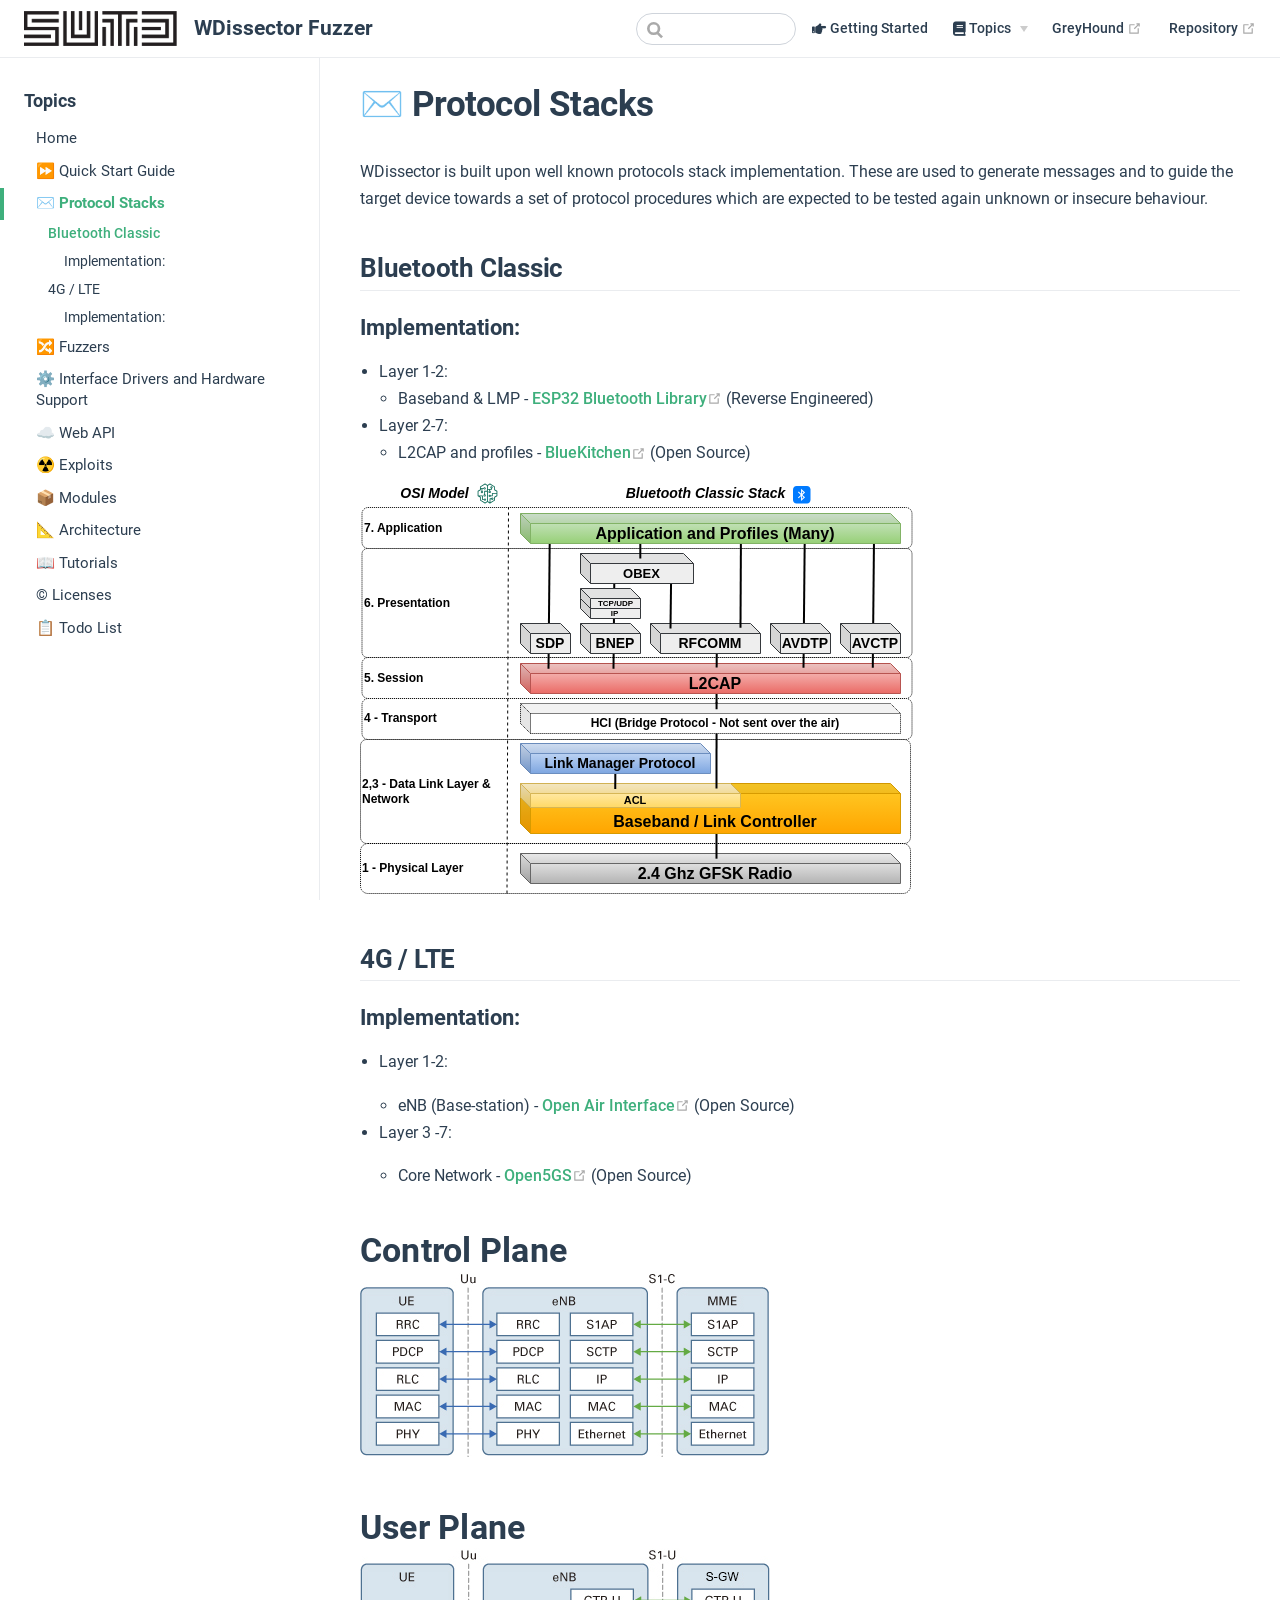
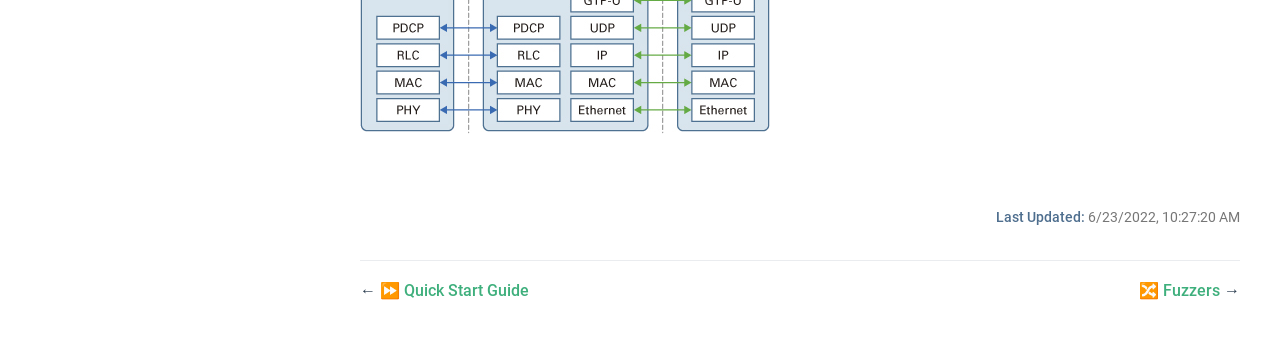
<file: BlueToolkit_updated/modules/tools/braktooth/docs/stacks.html>
<!DOCTYPE html>
<html lang="en-US">
  <head>
    <meta charset="utf-8">
    <meta name="viewport" content="width=device-width,initial-scale=1">
    <title>✉️ Protocol Stacks | WDissector Fuzzer</title>
    <meta name="generator" content="VuePress 1.7.1">
    
    <meta name="description" content="WDissector Documentation">
    <meta name="theme-color" content="#3eaf7c">
    <meta name="apple-mobile-web-app-capable" content="yes">
    <meta name="apple-mobile-web-app-status-bar-style" content="black">
    
    <link rel="preload" href="./assets/css/0.styles.001d13a0.css" as="style"><link rel="preload" href="./assets/js/app.7ecfa696.js" as="script"><link rel="preload" href="./assets/js/4.08a88d60.js" as="script"><link rel="preload" href="./assets/js/2.d5d94738.js" as="script"><link rel="preload" href="./assets/js/7.43f33b36.js" as="script"><link rel="prefetch" href="./assets/js/10.5edaed6d.js"><link rel="prefetch" href="./assets/js/11.b8c9dfd1.js"><link rel="prefetch" href="./assets/js/12.2ea7fef2.js"><link rel="prefetch" href="./assets/js/13.3bc3efd3.js"><link rel="prefetch" href="./assets/js/14.4ddd348a.js"><link rel="prefetch" href="./assets/js/15.83b6893d.js"><link rel="prefetch" href="./assets/js/16.fe0be123.js"><link rel="prefetch" href="./assets/js/17.c4ee532a.js"><link rel="prefetch" href="./assets/js/18.16936339.js"><link rel="prefetch" href="./assets/js/19.fce7675c.js"><link rel="prefetch" href="./assets/js/20.4bab7b12.js"><link rel="prefetch" href="./assets/js/3.6df3d745.js"><link rel="prefetch" href="./assets/js/5.caad9e3c.js"><link rel="prefetch" href="./assets/js/6.66c8dffe.js"><link rel="prefetch" href="./assets/js/8.54cc6fb3.js"><link rel="prefetch" href="./assets/js/9.49b281b2.js">
    <link rel="stylesheet" href="./assets/css/0.styles.001d13a0.css">
  </head>
  <body>
    <div id="app" data-server-rendered="true"><div class="theme-container"><header class="navbar"><div class="sidebar-button"><svg xmlns="http://www.w3.org/2000/svg" aria-hidden="true" role="img" viewBox="0 0 448 512" class="icon"><path fill="currentColor" d="M436 124H12c-6.627 0-12-5.373-12-12V80c0-6.627 5.373-12 12-12h424c6.627 0 12 5.373 12 12v32c0 6.627-5.373 12-12 12zm0 160H12c-6.627 0-12-5.373-12-12v-32c0-6.627 5.373-12 12-12h424c6.627 0 12 5.373 12 12v32c0 6.627-5.373 12-12 12zm0 160H12c-6.627 0-12-5.373-12-12v-32c0-6.627 5.373-12 12-12h424c6.627 0 12 5.373 12 12v32c0 6.627-5.373 12-12 12z"></path></svg></div> <a href="./index.html" class="home-link router-link-active"><img src="./sutd.png" alt="WDissector Fuzzer" class="logo"> <span class="site-name can-hide">WDissector Fuzzer</span></a> <div class="links"><div class="search-box"><input aria-label="Search" autocomplete="off" spellcheck="false" value=""> <!----></div> <nav class="nav-links can-hide"><div class="nav-item"><a href="./guide.html" class="nav-link"><q-icon name="fas fa-hand-point-right" style="font-size:0.98em;"></q-icon>
  Getting Started
</a></div><div class="nav-item"><div class="dropdown-wrapper"><button type="button" aria-label="Topics" class="dropdown-title"><span class="title"><q-icon name="fas fa-book" style="font-size:0.98em;"></q-icon>
    Topics</span> <span class="arrow down"></span></button> <button type="button" aria-label="Topics" class="mobile-dropdown-title"><span class="title"><q-icon name="fas fa-book" style="font-size:0.98em;"></q-icon>
    Topics</span> <span class="arrow right"></span></button> <ul class="nav-dropdown" style="display:none;"><li class="dropdown-item"><!----> <a href="./stacks.html" aria-current="page" class="nav-link router-link-exact-active router-link-active"><q-icon name="fas fa-layer-group" style="font-size:0.98em;"></q-icon>
  Protocol Stacks
</a></li><li class="dropdown-item"><!----> <a href="./fuzzers.html" class="nav-link"><q-icon name="fas fa-random" style="font-size:0.98em;"></q-icon>
  Fuzzers
</a></li><li class="dropdown-item"><!----> <a href="./drivers.html" class="nav-link"><q-icon name="fas fa-microchip" style="font-size:0.98em;"></q-icon>
  Drivers
</a></li><li class="dropdown-item"><!----> <a href="./api.html" class="nav-link"><q-icon name="fas fa-cloud" style="font-size:0.98em;"></q-icon>
  Web API
</a></li><li class="dropdown-item"><!----> <a href="./exploits.html" class="nav-link"><q-icon name="fas fa-radiation" style="font-size:0.98em;"></q-icon>
  Exploits
</a></li><li class="dropdown-item"><!----> <a href="./modules.html" class="nav-link"><q-icon name="fas fa-cube" style="font-size:0.98em;"></q-icon>
  Modules
</a></li><li class="dropdown-item"><!----> <a href="./architecture.html" class="nav-link"><q-icon name="fas fa-drafting-compass" style="font-size:0.98em;"></q-icon>
  Architecture
</a></li><li class="dropdown-item"><!----> <a href="./tutorials.html" class="nav-link"><q-icon name="fas fa-graduation-cap" style="font-size:0.98em;"></q-icon>
  Tutorials
</a></li><li class="dropdown-item"><!----> <a href="./licenses.html" class="nav-link"><q-icon name="fas fa-copyright" style="font-size:0.98em;"></q-icon>
  Licenses
</a></li><li class="dropdown-item"><!----> <a href="./todo.html" class="nav-link"><q-icon name="fas fa-tasks" style="font-size:0.98em;"></q-icon>
  Todo
</a></li></ul></div></div><div class="nav-item"><a href="./old_greyhound/index.html" target="_blank" rel="noopener noreferrer" class="nav-link external">
  GreyHound
  <span><svg xmlns="http://www.w3.org/2000/svg" aria-hidden="true" focusable="false" x="0px" y="0px" viewBox="0 0 100 100" width="15" height="15" class="icon outbound"><path fill="currentColor" d="M18.8,85.1h56l0,0c2.2,0,4-1.8,4-4v-32h-8v28h-48v-48h28v-8h-32l0,0c-2.2,0-4,1.8-4,4v56C14.8,83.3,16.6,85.1,18.8,85.1z"></path> <polygon fill="currentColor" points="45.7,48.7 51.3,54.3 77.2,28.5 77.2,37.2 85.2,37.2 85.2,14.9 62.8,14.9 62.8,22.9 71.5,22.9"></polygon></svg> <span class="sr-only">(opens new window)</span></span></a></div> <a href="https://gitlab.com/asset-sutd/software/wireless-deep-fuzzer/-/tree/wdissector" target="_blank" rel="noopener noreferrer" class="repo-link">
    Repository
    <span><svg xmlns="http://www.w3.org/2000/svg" aria-hidden="true" focusable="false" x="0px" y="0px" viewBox="0 0 100 100" width="15" height="15" class="icon outbound"><path fill="currentColor" d="M18.8,85.1h56l0,0c2.2,0,4-1.8,4-4v-32h-8v28h-48v-48h28v-8h-32l0,0c-2.2,0-4,1.8-4,4v56C14.8,83.3,16.6,85.1,18.8,85.1z"></path> <polygon fill="currentColor" points="45.7,48.7 51.3,54.3 77.2,28.5 77.2,37.2 85.2,37.2 85.2,14.9 62.8,14.9 62.8,22.9 71.5,22.9"></polygon></svg> <span class="sr-only">(opens new window)</span></span></a></nav></div></header> <div class="sidebar-mask"></div> <aside class="sidebar"><nav class="nav-links"><div class="nav-item"><a href="./guide.html" class="nav-link"><q-icon name="fas fa-hand-point-right" style="font-size:0.98em;"></q-icon>
  Getting Started
</a></div><div class="nav-item"><div class="dropdown-wrapper"><button type="button" aria-label="Topics" class="dropdown-title"><span class="title"><q-icon name="fas fa-book" style="font-size:0.98em;"></q-icon>
    Topics</span> <span class="arrow down"></span></button> <button type="button" aria-label="Topics" class="mobile-dropdown-title"><span class="title"><q-icon name="fas fa-book" style="font-size:0.98em;"></q-icon>
    Topics</span> <span class="arrow right"></span></button> <ul class="nav-dropdown" style="display:none;"><li class="dropdown-item"><!----> <a href="./stacks.html" aria-current="page" class="nav-link router-link-exact-active router-link-active"><q-icon name="fas fa-layer-group" style="font-size:0.98em;"></q-icon>
  Protocol Stacks
</a></li><li class="dropdown-item"><!----> <a href="./fuzzers.html" class="nav-link"><q-icon name="fas fa-random" style="font-size:0.98em;"></q-icon>
  Fuzzers
</a></li><li class="dropdown-item"><!----> <a href="./drivers.html" class="nav-link"><q-icon name="fas fa-microchip" style="font-size:0.98em;"></q-icon>
  Drivers
</a></li><li class="dropdown-item"><!----> <a href="./api.html" class="nav-link"><q-icon name="fas fa-cloud" style="font-size:0.98em;"></q-icon>
  Web API
</a></li><li class="dropdown-item"><!----> <a href="./exploits.html" class="nav-link"><q-icon name="fas fa-radiation" style="font-size:0.98em;"></q-icon>
  Exploits
</a></li><li class="dropdown-item"><!----> <a href="./modules.html" class="nav-link"><q-icon name="fas fa-cube" style="font-size:0.98em;"></q-icon>
  Modules
</a></li><li class="dropdown-item"><!----> <a href="./architecture.html" class="nav-link"><q-icon name="fas fa-drafting-compass" style="font-size:0.98em;"></q-icon>
  Architecture
</a></li><li class="dropdown-item"><!----> <a href="./tutorials.html" class="nav-link"><q-icon name="fas fa-graduation-cap" style="font-size:0.98em;"></q-icon>
  Tutorials
</a></li><li class="dropdown-item"><!----> <a href="./licenses.html" class="nav-link"><q-icon name="fas fa-copyright" style="font-size:0.98em;"></q-icon>
  Licenses
</a></li><li class="dropdown-item"><!----> <a href="./todo.html" class="nav-link"><q-icon name="fas fa-tasks" style="font-size:0.98em;"></q-icon>
  Todo
</a></li></ul></div></div><div class="nav-item"><a href="./old_greyhound/index.html" target="_blank" rel="noopener noreferrer" class="nav-link external">
  GreyHound
  <span><svg xmlns="http://www.w3.org/2000/svg" aria-hidden="true" focusable="false" x="0px" y="0px" viewBox="0 0 100 100" width="15" height="15" class="icon outbound"><path fill="currentColor" d="M18.8,85.1h56l0,0c2.2,0,4-1.8,4-4v-32h-8v28h-48v-48h28v-8h-32l0,0c-2.2,0-4,1.8-4,4v56C14.8,83.3,16.6,85.1,18.8,85.1z"></path> <polygon fill="currentColor" points="45.7,48.7 51.3,54.3 77.2,28.5 77.2,37.2 85.2,37.2 85.2,14.9 62.8,14.9 62.8,22.9 71.5,22.9"></polygon></svg> <span class="sr-only">(opens new window)</span></span></a></div> <a href="https://gitlab.com/asset-sutd/software/wireless-deep-fuzzer/-/tree/wdissector" target="_blank" rel="noopener noreferrer" class="repo-link">
    Repository
    <span><svg xmlns="http://www.w3.org/2000/svg" aria-hidden="true" focusable="false" x="0px" y="0px" viewBox="0 0 100 100" width="15" height="15" class="icon outbound"><path fill="currentColor" d="M18.8,85.1h56l0,0c2.2,0,4-1.8,4-4v-32h-8v28h-48v-48h28v-8h-32l0,0c-2.2,0-4,1.8-4,4v56C14.8,83.3,16.6,85.1,18.8,85.1z"></path> <polygon fill="currentColor" points="45.7,48.7 51.3,54.3 77.2,28.5 77.2,37.2 85.2,37.2 85.2,14.9 62.8,14.9 62.8,22.9 71.5,22.9"></polygon></svg> <span class="sr-only">(opens new window)</span></span></a></nav>  <ul class="sidebar-links"><li><section class="sidebar-group depth-0"><p class="sidebar-heading open"><span>Topics</span> <!----></p> <ul class="sidebar-links sidebar-group-items"><li><a href="./index.html" aria-current="page" class="sidebar-link">Home</a></li><li><a href="./guide.html" class="sidebar-link">⏩ Quick Start Guide</a></li><li><a href="./stacks.html" aria-current="page" class="active sidebar-link">✉️ Protocol Stacks</a><ul class="sidebar-sub-headers"><li class="sidebar-sub-header"><a href="./stacks.html#bluetooth-classic" class="sidebar-link">Bluetooth Classic</a><ul class="sidebar-sub-headers"><li class="sidebar-sub-header"><a href="./stacks.html#implementation" class="sidebar-link">Implementation:</a></li></ul></li><li class="sidebar-sub-header"><a href="./stacks.html#_4g-lte" class="sidebar-link">4G / LTE</a><ul class="sidebar-sub-headers"><li class="sidebar-sub-header"><a href="./stacks.html#implementation-2" class="sidebar-link">Implementation:</a></li></ul></li></ul></li><li><a href="./fuzzers.html" class="sidebar-link">🔀 Fuzzers</a></li><li><a href="./drivers.html" class="sidebar-link">⚙️ Interface Drivers and Hardware Support</a></li><li><a href="./api.html" class="sidebar-link">☁️ Web API</a></li><li><a href="./exploits.html" class="sidebar-link">☢️ Exploits</a></li><li><a href="./modules.html" class="sidebar-link">📦 Modules</a></li><li><a href="./architecture.html" class="sidebar-link">📐 Architecture</a></li><li><a href="./tutorials.html" class="sidebar-link">📖 Tutorials</a></li><li><a href="./licenses.html" class="sidebar-link">©️ Licenses</a></li><li><a href="./todo.html" class="sidebar-link">📋 Todo List</a></li></ul></section></li></ul> </aside> <main class="page"> <div class="theme-default-content content__default"><h1 id="protocol-stacks"><a href="#protocol-stacks" class="header-anchor">#</a> ✉️ Protocol Stacks</h1> <p>WDissector is built upon well known protocols stack implementation. These are used to generate messages and to guide the target device towards a set of protocol procedures which are expected to be tested again unknown or insecure behaviour.</p> <h2 id="bluetooth-classic"><a href="#bluetooth-classic" class="header-anchor">#</a> Bluetooth Classic</h2> <h3 id="implementation"><a href="#implementation" class="header-anchor">#</a> Implementation:</h3> <ul><li>Layer 1-2:
<ul><li>Baseband &amp; LMP - <a href="https://github.com/espressif/esp32-bt-lib" target="_blank" rel="noopener noreferrer">ESP32 Bluetooth Library<span><svg xmlns="http://www.w3.org/2000/svg" aria-hidden="true" focusable="false" x="0px" y="0px" viewBox="0 0 100 100" width="15" height="15" class="icon outbound"><path fill="currentColor" d="M18.8,85.1h56l0,0c2.2,0,4-1.8,4-4v-32h-8v28h-48v-48h28v-8h-32l0,0c-2.2,0-4,1.8-4,4v56C14.8,83.3,16.6,85.1,18.8,85.1z"></path> <polygon fill="currentColor" points="45.7,48.7 51.3,54.3 77.2,28.5 77.2,37.2 85.2,37.2 85.2,14.9 62.8,14.9 62.8,22.9 71.5,22.9"></polygon></svg> <span class="sr-only">(opens new window)</span></span></a> (Reverse Engineered)</li></ul></li> <li>Layer 2-7:
<ul><li>L2CAP and profiles - <a href="https://github.com/bluekitchen/btstack" target="_blank" rel="noopener noreferrer">BlueKitchen<span><svg xmlns="http://www.w3.org/2000/svg" aria-hidden="true" focusable="false" x="0px" y="0px" viewBox="0 0 100 100" width="15" height="15" class="icon outbound"><path fill="currentColor" d="M18.8,85.1h56l0,0c2.2,0,4-1.8,4-4v-32h-8v28h-48v-48h28v-8h-32l0,0c-2.2,0-4,1.8-4,4v56C14.8,83.3,16.6,85.1,18.8,85.1z"></path> <polygon fill="currentColor" points="45.7,48.7 51.3,54.3 77.2,28.5 77.2,37.2 85.2,37.2 85.2,14.9 62.8,14.9 62.8,22.9 71.5,22.9"></polygon></svg> <span class="sr-only">(opens new window)</span></span></a> (Open Source)</li></ul></li></ul> <p><img src="./assets/img/bt_stack.1c9ee21e.svg" alt="BT Stack"></p> <h2 id="_4g-lte"><a href="#_4g-lte" class="header-anchor">#</a> 4G / LTE</h2> <h3 id="implementation-2"><a href="#implementation-2" class="header-anchor">#</a> Implementation:</h3> <ul><li><p>Layer 1-2:</p> <ul><li>eNB (Base-station) - <a href="https://gitlab.eurecom.fr/oai/openairinterface5g/-/tree/develop" target="_blank" rel="noopener noreferrer">Open Air Interface<span><svg xmlns="http://www.w3.org/2000/svg" aria-hidden="true" focusable="false" x="0px" y="0px" viewBox="0 0 100 100" width="15" height="15" class="icon outbound"><path fill="currentColor" d="M18.8,85.1h56l0,0c2.2,0,4-1.8,4-4v-32h-8v28h-48v-48h28v-8h-32l0,0c-2.2,0-4,1.8-4,4v56C14.8,83.3,16.6,85.1,18.8,85.1z"></path> <polygon fill="currentColor" points="45.7,48.7 51.3,54.3 77.2,28.5 77.2,37.2 85.2,37.2 85.2,14.9 62.8,14.9 62.8,22.9 71.5,22.9"></polygon></svg> <span class="sr-only">(opens new window)</span></span></a> (Open Source)</li></ul></li> <li><p>Layer 3 -7:</p> <ul><li>Core Network - <a href="https://github.com/open5gs/open5gs" target="_blank" rel="noopener noreferrer">Open5GS<span><svg xmlns="http://www.w3.org/2000/svg" aria-hidden="true" focusable="false" x="0px" y="0px" viewBox="0 0 100 100" width="15" height="15" class="icon outbound"><path fill="currentColor" d="M18.8,85.1h56l0,0c2.2,0,4-1.8,4-4v-32h-8v28h-48v-48h28v-8h-32l0,0c-2.2,0-4,1.8-4,4v56C14.8,83.3,16.6,85.1,18.8,85.1z"></path> <polygon fill="currentColor" points="45.7,48.7 51.3,54.3 77.2,28.5 77.2,37.2 85.2,37.2 85.2,14.9 62.8,14.9 62.8,22.9 71.5,22.9"></polygon></svg> <span class="sr-only">(opens new window)</span></span></a> (Open Source)</li></ul></li></ul> <h4 id="control-plane"><a href="#control-plane" class="header-anchor">#</a> Control Plane</h4> <p><img src="./assets/img/4g.d167f55b.jpg" alt="4g"></p> <h4 id="user-plane"><a href="#user-plane" class="header-anchor">#</a> User Plane</h4> <p><img src="./assets/img/4g_user.9f16b889.jpg" alt="4g_user"></p></div> <footer class="page-edit"><!----> <div class="last-updated"><span class="prefix">Last Updated:</span> <span class="time">6/23/2022, 10:27:20 AM</span></div></footer> <div class="page-nav"><p class="inner"><span class="prev">
      ←
      <a href="./guide.html" class="prev">
        ⏩ Quick Start Guide
      </a></span> <span class="next"><a href="./fuzzers.html">
        🔀 Fuzzers
      </a>
      →
    </span></p></div> </main></div><div class="global-ui"></div></div>
    <script src="./assets/js/app.7ecfa696.js" defer></script><script src="./assets/js/4.08a88d60.js" defer></script><script src="./assets/js/2.d5d94738.js" defer></script><script src="./assets/js/7.43f33b36.js" defer></script>
  </body>
</html>
</file>
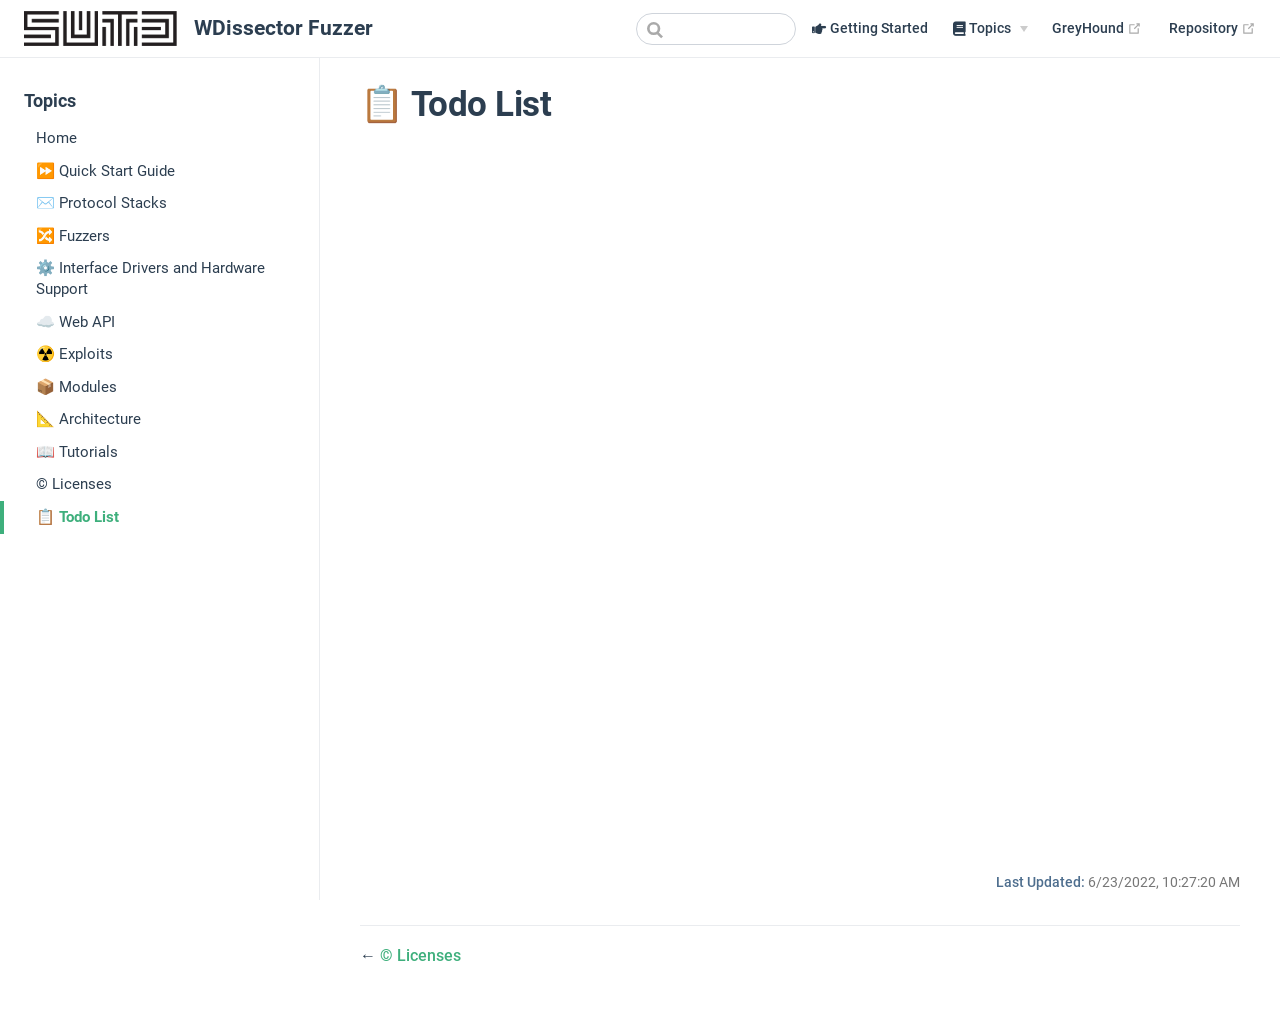
<file: BlueToolkit_updated/modules/tools/braktooth/docs/todo.html>
<!DOCTYPE html>
<html lang="en-US">
  <head>
    <meta charset="utf-8">
    <meta name="viewport" content="width=device-width,initial-scale=1">
    <title>📋 Todo List | WDissector Fuzzer</title>
    <meta name="generator" content="VuePress 1.7.1">
    
    <meta name="description" content="WDissector Documentation">
    <meta name="theme-color" content="#3eaf7c">
    <meta name="apple-mobile-web-app-capable" content="yes">
    <meta name="apple-mobile-web-app-status-bar-style" content="black">
    
    <link rel="preload" href="./assets/css/0.styles.001d13a0.css" as="style"><link rel="preload" href="./assets/js/app.7ecfa696.js" as="script"><link rel="preload" href="./assets/js/4.08a88d60.js" as="script"><link rel="preload" href="./assets/js/2.d5d94738.js" as="script"><link rel="preload" href="./assets/js/20.4bab7b12.js" as="script"><link rel="prefetch" href="./assets/js/10.5edaed6d.js"><link rel="prefetch" href="./assets/js/11.b8c9dfd1.js"><link rel="prefetch" href="./assets/js/12.2ea7fef2.js"><link rel="prefetch" href="./assets/js/13.3bc3efd3.js"><link rel="prefetch" href="./assets/js/14.4ddd348a.js"><link rel="prefetch" href="./assets/js/15.83b6893d.js"><link rel="prefetch" href="./assets/js/16.fe0be123.js"><link rel="prefetch" href="./assets/js/17.c4ee532a.js"><link rel="prefetch" href="./assets/js/18.16936339.js"><link rel="prefetch" href="./assets/js/19.fce7675c.js"><link rel="prefetch" href="./assets/js/3.6df3d745.js"><link rel="prefetch" href="./assets/js/5.caad9e3c.js"><link rel="prefetch" href="./assets/js/6.66c8dffe.js"><link rel="prefetch" href="./assets/js/7.43f33b36.js"><link rel="prefetch" href="./assets/js/8.54cc6fb3.js"><link rel="prefetch" href="./assets/js/9.49b281b2.js">
    <link rel="stylesheet" href="./assets/css/0.styles.001d13a0.css">
  </head>
  <body>
    <div id="app" data-server-rendered="true"><div class="theme-container"><header class="navbar"><div class="sidebar-button"><svg xmlns="http://www.w3.org/2000/svg" aria-hidden="true" role="img" viewBox="0 0 448 512" class="icon"><path fill="currentColor" d="M436 124H12c-6.627 0-12-5.373-12-12V80c0-6.627 5.373-12 12-12h424c6.627 0 12 5.373 12 12v32c0 6.627-5.373 12-12 12zm0 160H12c-6.627 0-12-5.373-12-12v-32c0-6.627 5.373-12 12-12h424c6.627 0 12 5.373 12 12v32c0 6.627-5.373 12-12 12zm0 160H12c-6.627 0-12-5.373-12-12v-32c0-6.627 5.373-12 12-12h424c6.627 0 12 5.373 12 12v32c0 6.627-5.373 12-12 12z"></path></svg></div> <a href="./index.html" class="home-link router-link-active"><img src="./sutd.png" alt="WDissector Fuzzer" class="logo"> <span class="site-name can-hide">WDissector Fuzzer</span></a> <div class="links"><div class="search-box"><input aria-label="Search" autocomplete="off" spellcheck="false" value=""> <!----></div> <nav class="nav-links can-hide"><div class="nav-item"><a href="./guide.html" class="nav-link"><q-icon name="fas fa-hand-point-right" style="font-size:0.98em;"></q-icon>
  Getting Started
</a></div><div class="nav-item"><div class="dropdown-wrapper"><button type="button" aria-label="Topics" class="dropdown-title"><span class="title"><q-icon name="fas fa-book" style="font-size:0.98em;"></q-icon>
    Topics</span> <span class="arrow down"></span></button> <button type="button" aria-label="Topics" class="mobile-dropdown-title"><span class="title"><q-icon name="fas fa-book" style="font-size:0.98em;"></q-icon>
    Topics</span> <span class="arrow right"></span></button> <ul class="nav-dropdown" style="display:none;"><li class="dropdown-item"><!----> <a href="./stacks.html" class="nav-link"><q-icon name="fas fa-layer-group" style="font-size:0.98em;"></q-icon>
  Protocol Stacks
</a></li><li class="dropdown-item"><!----> <a href="./fuzzers.html" class="nav-link"><q-icon name="fas fa-random" style="font-size:0.98em;"></q-icon>
  Fuzzers
</a></li><li class="dropdown-item"><!----> <a href="./drivers.html" class="nav-link"><q-icon name="fas fa-microchip" style="font-size:0.98em;"></q-icon>
  Drivers
</a></li><li class="dropdown-item"><!----> <a href="./api.html" class="nav-link"><q-icon name="fas fa-cloud" style="font-size:0.98em;"></q-icon>
  Web API
</a></li><li class="dropdown-item"><!----> <a href="./exploits.html" class="nav-link"><q-icon name="fas fa-radiation" style="font-size:0.98em;"></q-icon>
  Exploits
</a></li><li class="dropdown-item"><!----> <a href="./modules.html" class="nav-link"><q-icon name="fas fa-cube" style="font-size:0.98em;"></q-icon>
  Modules
</a></li><li class="dropdown-item"><!----> <a href="./architecture.html" class="nav-link"><q-icon name="fas fa-drafting-compass" style="font-size:0.98em;"></q-icon>
  Architecture
</a></li><li class="dropdown-item"><!----> <a href="./tutorials.html" class="nav-link"><q-icon name="fas fa-graduation-cap" style="font-size:0.98em;"></q-icon>
  Tutorials
</a></li><li class="dropdown-item"><!----> <a href="./licenses.html" class="nav-link"><q-icon name="fas fa-copyright" style="font-size:0.98em;"></q-icon>
  Licenses
</a></li><li class="dropdown-item"><!----> <a href="./todo.html" aria-current="page" class="nav-link router-link-exact-active router-link-active"><q-icon name="fas fa-tasks" style="font-size:0.98em;"></q-icon>
  Todo
</a></li></ul></div></div><div class="nav-item"><a href="./old_greyhound/index.html" target="_blank" rel="noopener noreferrer" class="nav-link external">
  GreyHound
  <span><svg xmlns="http://www.w3.org/2000/svg" aria-hidden="true" focusable="false" x="0px" y="0px" viewBox="0 0 100 100" width="15" height="15" class="icon outbound"><path fill="currentColor" d="M18.8,85.1h56l0,0c2.2,0,4-1.8,4-4v-32h-8v28h-48v-48h28v-8h-32l0,0c-2.2,0-4,1.8-4,4v56C14.8,83.3,16.6,85.1,18.8,85.1z"></path> <polygon fill="currentColor" points="45.7,48.7 51.3,54.3 77.2,28.5 77.2,37.2 85.2,37.2 85.2,14.9 62.8,14.9 62.8,22.9 71.5,22.9"></polygon></svg> <span class="sr-only">(opens new window)</span></span></a></div> <a href="https://gitlab.com/asset-sutd/software/wireless-deep-fuzzer/-/tree/wdissector" target="_blank" rel="noopener noreferrer" class="repo-link">
    Repository
    <span><svg xmlns="http://www.w3.org/2000/svg" aria-hidden="true" focusable="false" x="0px" y="0px" viewBox="0 0 100 100" width="15" height="15" class="icon outbound"><path fill="currentColor" d="M18.8,85.1h56l0,0c2.2,0,4-1.8,4-4v-32h-8v28h-48v-48h28v-8h-32l0,0c-2.2,0-4,1.8-4,4v56C14.8,83.3,16.6,85.1,18.8,85.1z"></path> <polygon fill="currentColor" points="45.7,48.7 51.3,54.3 77.2,28.5 77.2,37.2 85.2,37.2 85.2,14.9 62.8,14.9 62.8,22.9 71.5,22.9"></polygon></svg> <span class="sr-only">(opens new window)</span></span></a></nav></div></header> <div class="sidebar-mask"></div> <aside class="sidebar"><nav class="nav-links"><div class="nav-item"><a href="./guide.html" class="nav-link"><q-icon name="fas fa-hand-point-right" style="font-size:0.98em;"></q-icon>
  Getting Started
</a></div><div class="nav-item"><div class="dropdown-wrapper"><button type="button" aria-label="Topics" class="dropdown-title"><span class="title"><q-icon name="fas fa-book" style="font-size:0.98em;"></q-icon>
    Topics</span> <span class="arrow down"></span></button> <button type="button" aria-label="Topics" class="mobile-dropdown-title"><span class="title"><q-icon name="fas fa-book" style="font-size:0.98em;"></q-icon>
    Topics</span> <span class="arrow right"></span></button> <ul class="nav-dropdown" style="display:none;"><li class="dropdown-item"><!----> <a href="./stacks.html" class="nav-link"><q-icon name="fas fa-layer-group" style="font-size:0.98em;"></q-icon>
  Protocol Stacks
</a></li><li class="dropdown-item"><!----> <a href="./fuzzers.html" class="nav-link"><q-icon name="fas fa-random" style="font-size:0.98em;"></q-icon>
  Fuzzers
</a></li><li class="dropdown-item"><!----> <a href="./drivers.html" class="nav-link"><q-icon name="fas fa-microchip" style="font-size:0.98em;"></q-icon>
  Drivers
</a></li><li class="dropdown-item"><!----> <a href="./api.html" class="nav-link"><q-icon name="fas fa-cloud" style="font-size:0.98em;"></q-icon>
  Web API
</a></li><li class="dropdown-item"><!----> <a href="./exploits.html" class="nav-link"><q-icon name="fas fa-radiation" style="font-size:0.98em;"></q-icon>
  Exploits
</a></li><li class="dropdown-item"><!----> <a href="./modules.html" class="nav-link"><q-icon name="fas fa-cube" style="font-size:0.98em;"></q-icon>
  Modules
</a></li><li class="dropdown-item"><!----> <a href="./architecture.html" class="nav-link"><q-icon name="fas fa-drafting-compass" style="font-size:0.98em;"></q-icon>
  Architecture
</a></li><li class="dropdown-item"><!----> <a href="./tutorials.html" class="nav-link"><q-icon name="fas fa-graduation-cap" style="font-size:0.98em;"></q-icon>
  Tutorials
</a></li><li class="dropdown-item"><!----> <a href="./licenses.html" class="nav-link"><q-icon name="fas fa-copyright" style="font-size:0.98em;"></q-icon>
  Licenses
</a></li><li class="dropdown-item"><!----> <a href="./todo.html" aria-current="page" class="nav-link router-link-exact-active router-link-active"><q-icon name="fas fa-tasks" style="font-size:0.98em;"></q-icon>
  Todo
</a></li></ul></div></div><div class="nav-item"><a href="./old_greyhound/index.html" target="_blank" rel="noopener noreferrer" class="nav-link external">
  GreyHound
  <span><svg xmlns="http://www.w3.org/2000/svg" aria-hidden="true" focusable="false" x="0px" y="0px" viewBox="0 0 100 100" width="15" height="15" class="icon outbound"><path fill="currentColor" d="M18.8,85.1h56l0,0c2.2,0,4-1.8,4-4v-32h-8v28h-48v-48h28v-8h-32l0,0c-2.2,0-4,1.8-4,4v56C14.8,83.3,16.6,85.1,18.8,85.1z"></path> <polygon fill="currentColor" points="45.7,48.7 51.3,54.3 77.2,28.5 77.2,37.2 85.2,37.2 85.2,14.9 62.8,14.9 62.8,22.9 71.5,22.9"></polygon></svg> <span class="sr-only">(opens new window)</span></span></a></div> <a href="https://gitlab.com/asset-sutd/software/wireless-deep-fuzzer/-/tree/wdissector" target="_blank" rel="noopener noreferrer" class="repo-link">
    Repository
    <span><svg xmlns="http://www.w3.org/2000/svg" aria-hidden="true" focusable="false" x="0px" y="0px" viewBox="0 0 100 100" width="15" height="15" class="icon outbound"><path fill="currentColor" d="M18.8,85.1h56l0,0c2.2,0,4-1.8,4-4v-32h-8v28h-48v-48h28v-8h-32l0,0c-2.2,0-4,1.8-4,4v56C14.8,83.3,16.6,85.1,18.8,85.1z"></path> <polygon fill="currentColor" points="45.7,48.7 51.3,54.3 77.2,28.5 77.2,37.2 85.2,37.2 85.2,14.9 62.8,14.9 62.8,22.9 71.5,22.9"></polygon></svg> <span class="sr-only">(opens new window)</span></span></a></nav>  <ul class="sidebar-links"><li><section class="sidebar-group depth-0"><p class="sidebar-heading open"><span>Topics</span> <!----></p> <ul class="sidebar-links sidebar-group-items"><li><a href="./index.html" aria-current="page" class="sidebar-link">Home</a></li><li><a href="./guide.html" class="sidebar-link">⏩ Quick Start Guide</a></li><li><a href="./stacks.html" class="sidebar-link">✉️ Protocol Stacks</a></li><li><a href="./fuzzers.html" class="sidebar-link">🔀 Fuzzers</a></li><li><a href="./drivers.html" class="sidebar-link">⚙️ Interface Drivers and Hardware Support</a></li><li><a href="./api.html" class="sidebar-link">☁️ Web API</a></li><li><a href="./exploits.html" class="sidebar-link">☢️ Exploits</a></li><li><a href="./modules.html" class="sidebar-link">📦 Modules</a></li><li><a href="./architecture.html" class="sidebar-link">📐 Architecture</a></li><li><a href="./tutorials.html" class="sidebar-link">📖 Tutorials</a></li><li><a href="./licenses.html" class="sidebar-link">©️ Licenses</a></li><li><a href="./todo.html" aria-current="page" class="active sidebar-link">📋 Todo List</a></li></ul></section></li></ul> </aside> <main class="page"> <div class="theme-default-content content__default"><h1 id="📋-todo-list"><a href="#📋-todo-list" class="header-anchor">#</a> 📋 Todo List</h1> <iframe frameBorder="0" src="https://hackmd.io/@GvMKByasRLiK0vYm1YB2EA/HkA58Be0P" style="width:100%;height:75vh;"></iframe> <q-inner-loading showing="true"><q-spinner size="100px" color="primary"></q-spinner></q-inner-loading></div> <footer class="page-edit"><!----> <div class="last-updated"><span class="prefix">Last Updated:</span> <span class="time">6/23/2022, 10:27:20 AM</span></div></footer> <div class="page-nav"><p class="inner"><span class="prev">
      ←
      <a href="./licenses.html" class="prev">
        ©️ Licenses
      </a></span> <!----></p></div> </main></div><div class="global-ui"></div></div>
    <script src="./assets/js/app.7ecfa696.js" defer></script><script src="./assets/js/4.08a88d60.js" defer></script><script src="./assets/js/2.d5d94738.js" defer></script><script src="./assets/js/20.4bab7b12.js" defer></script>
  </body>
</html>
</file>
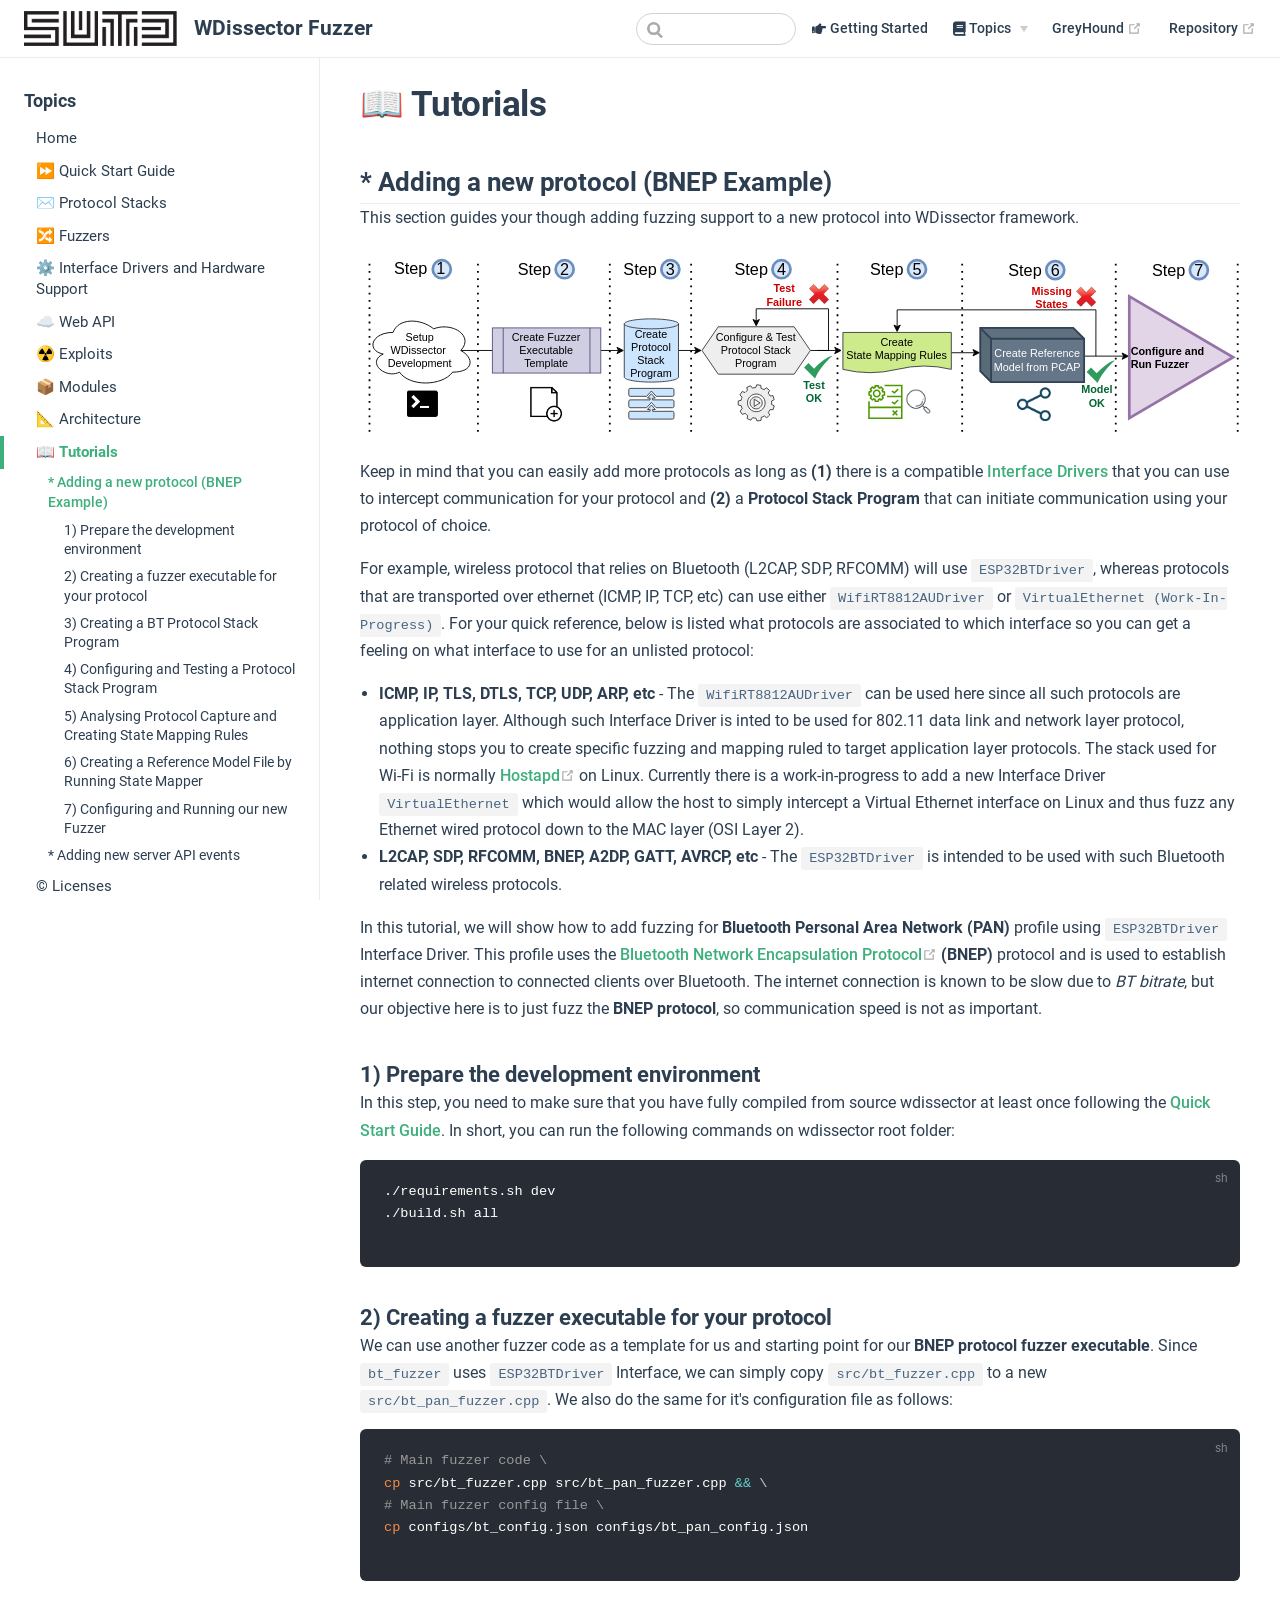
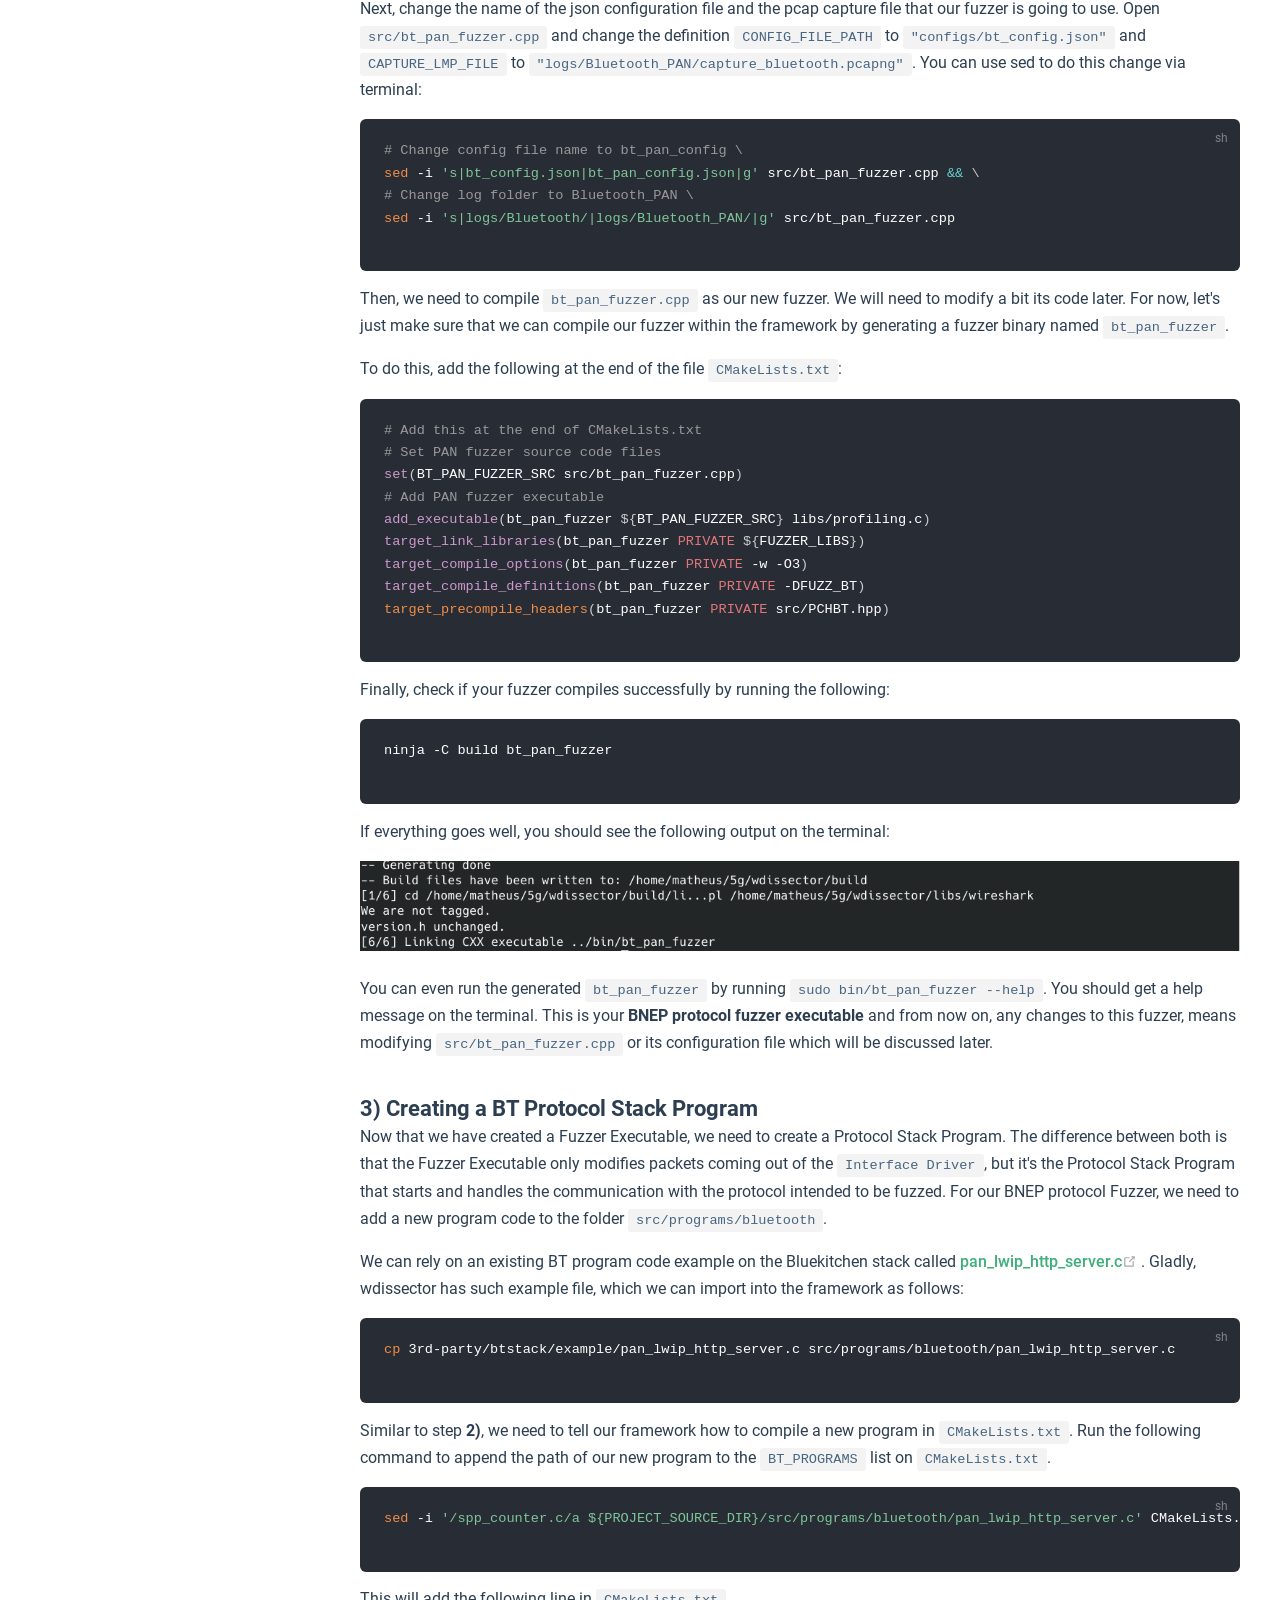
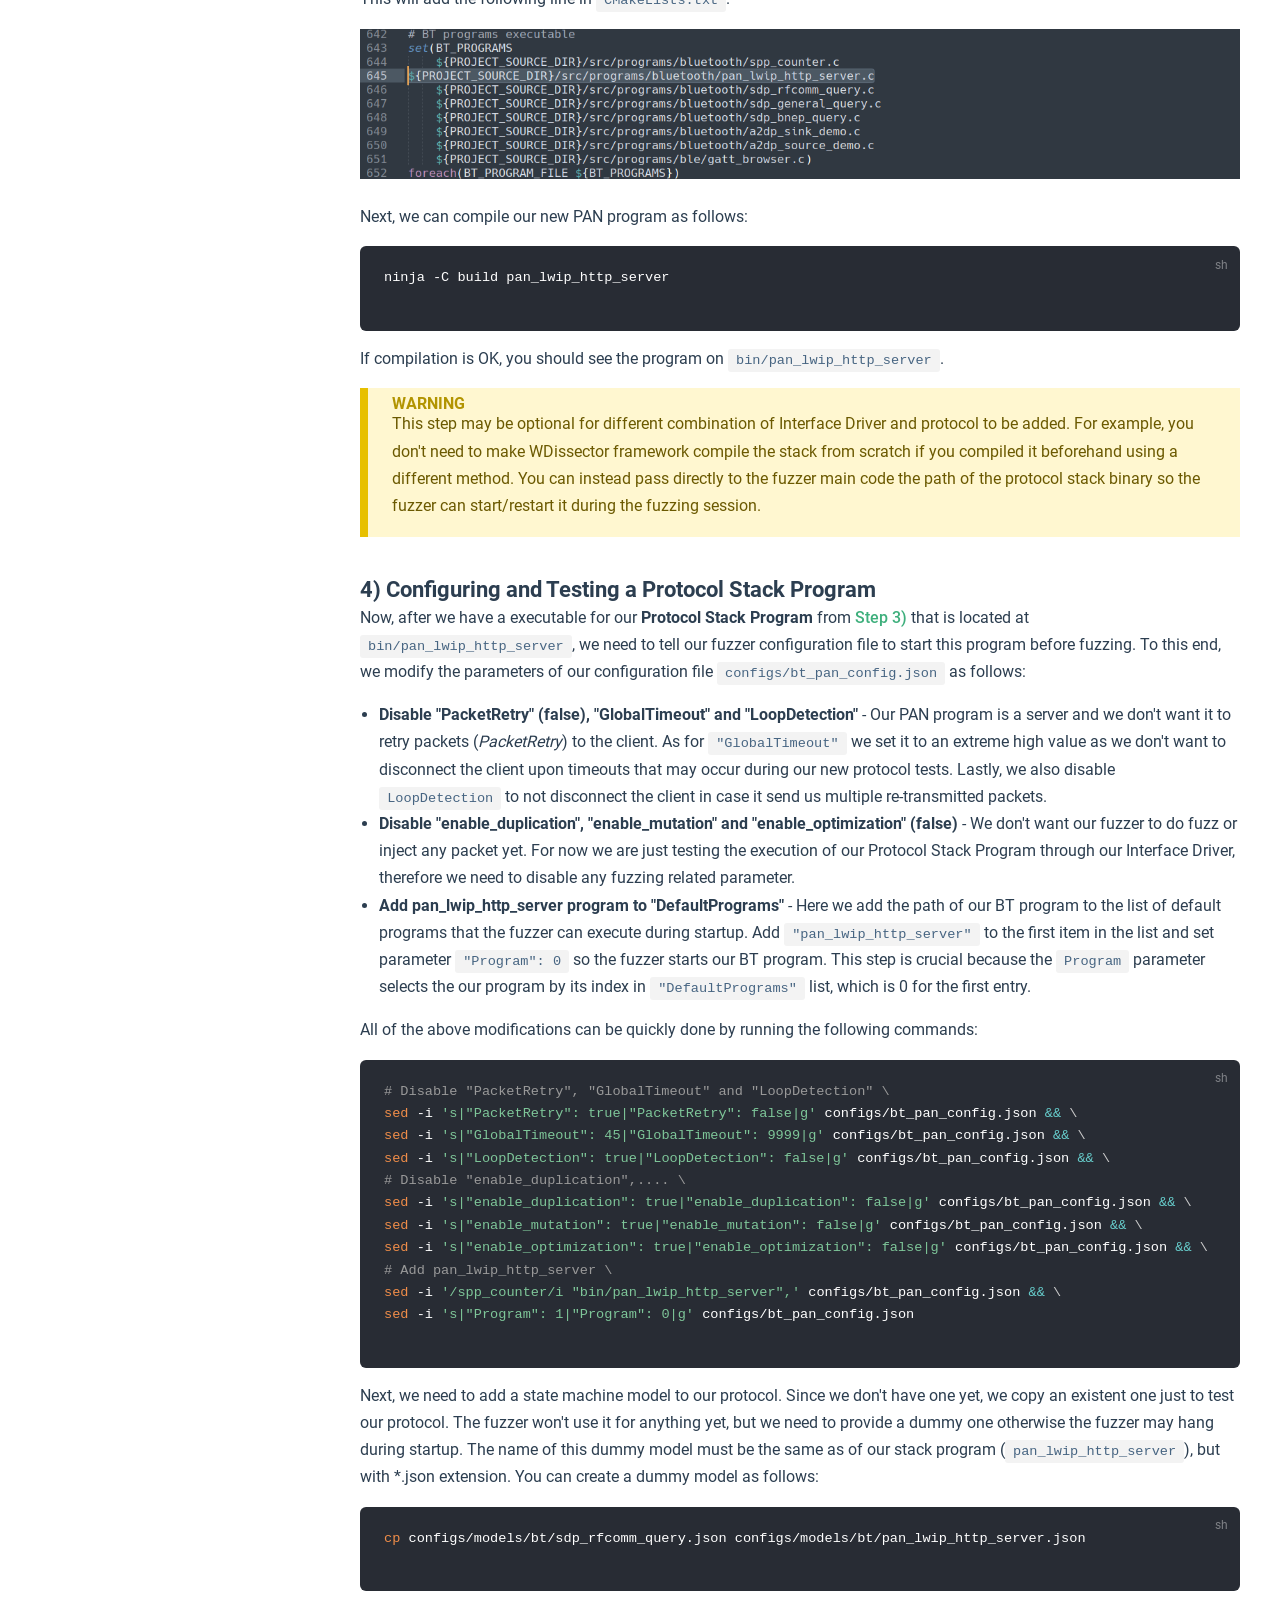
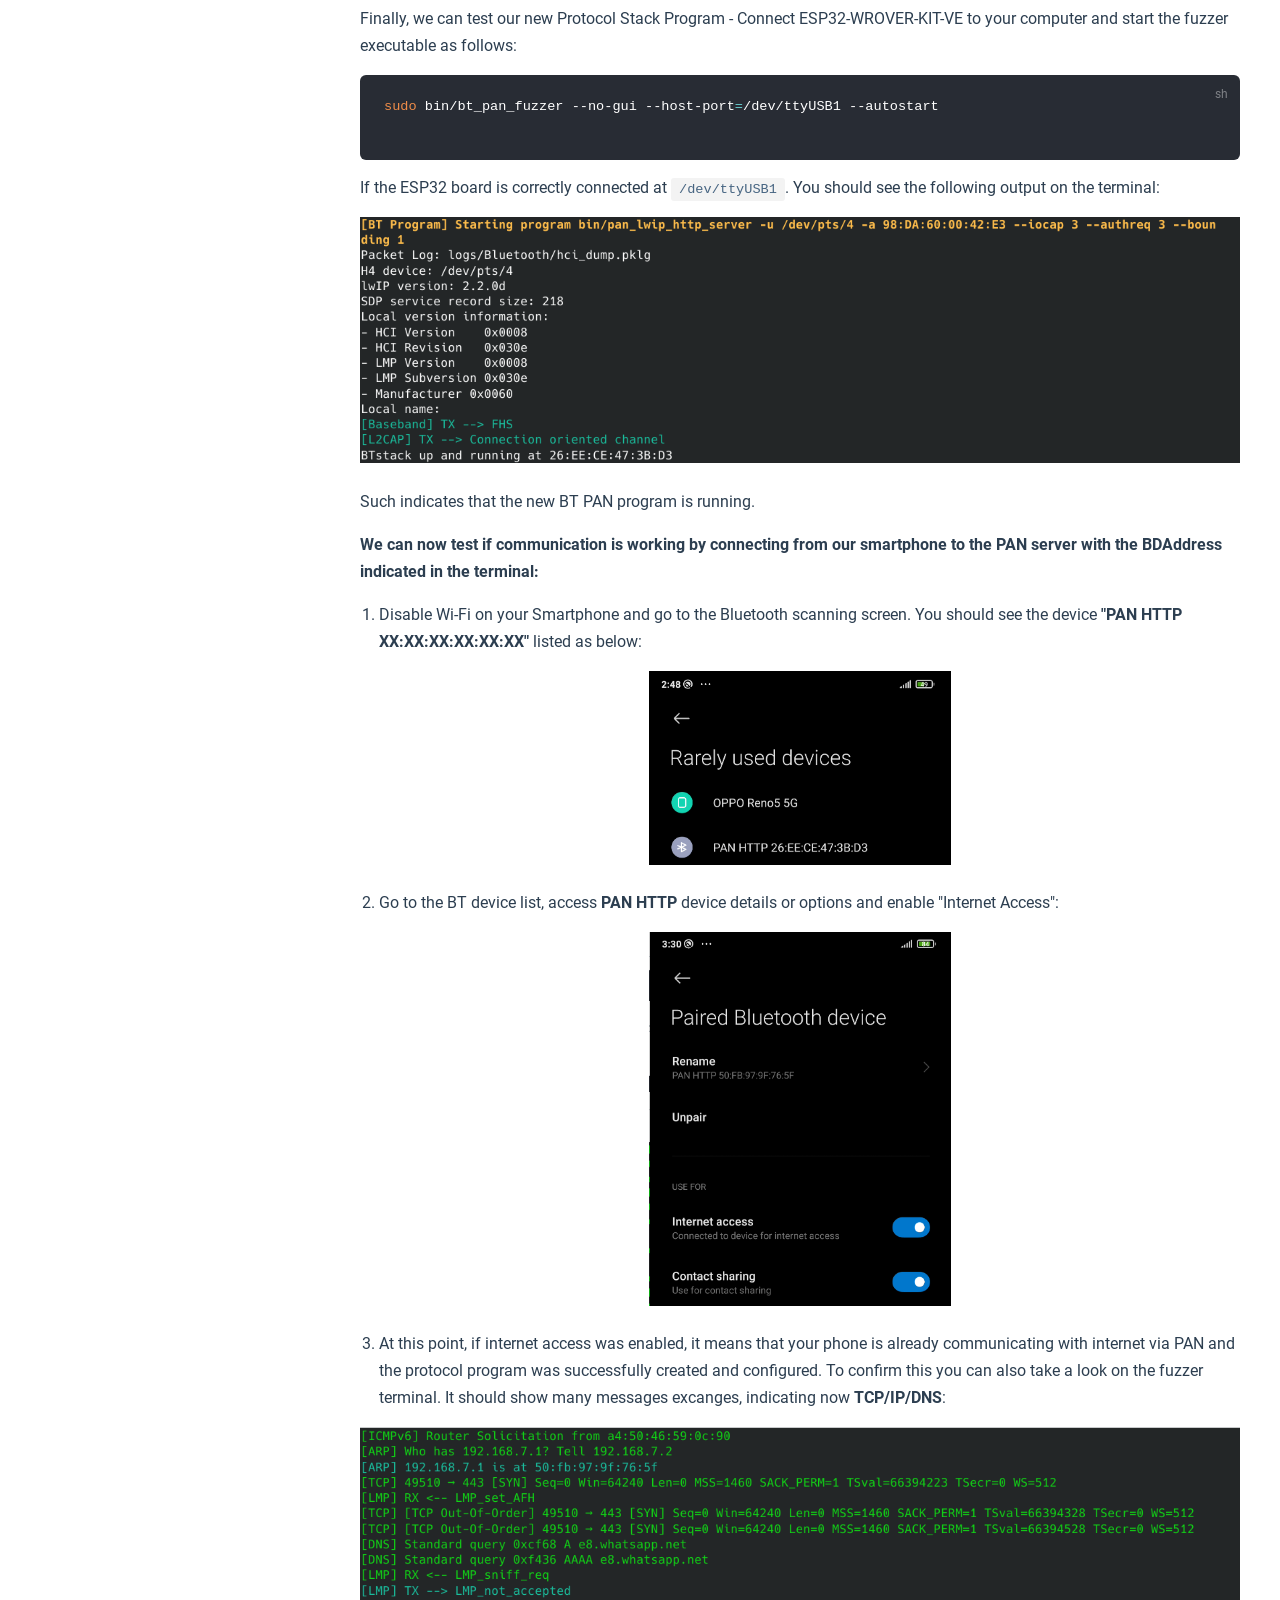
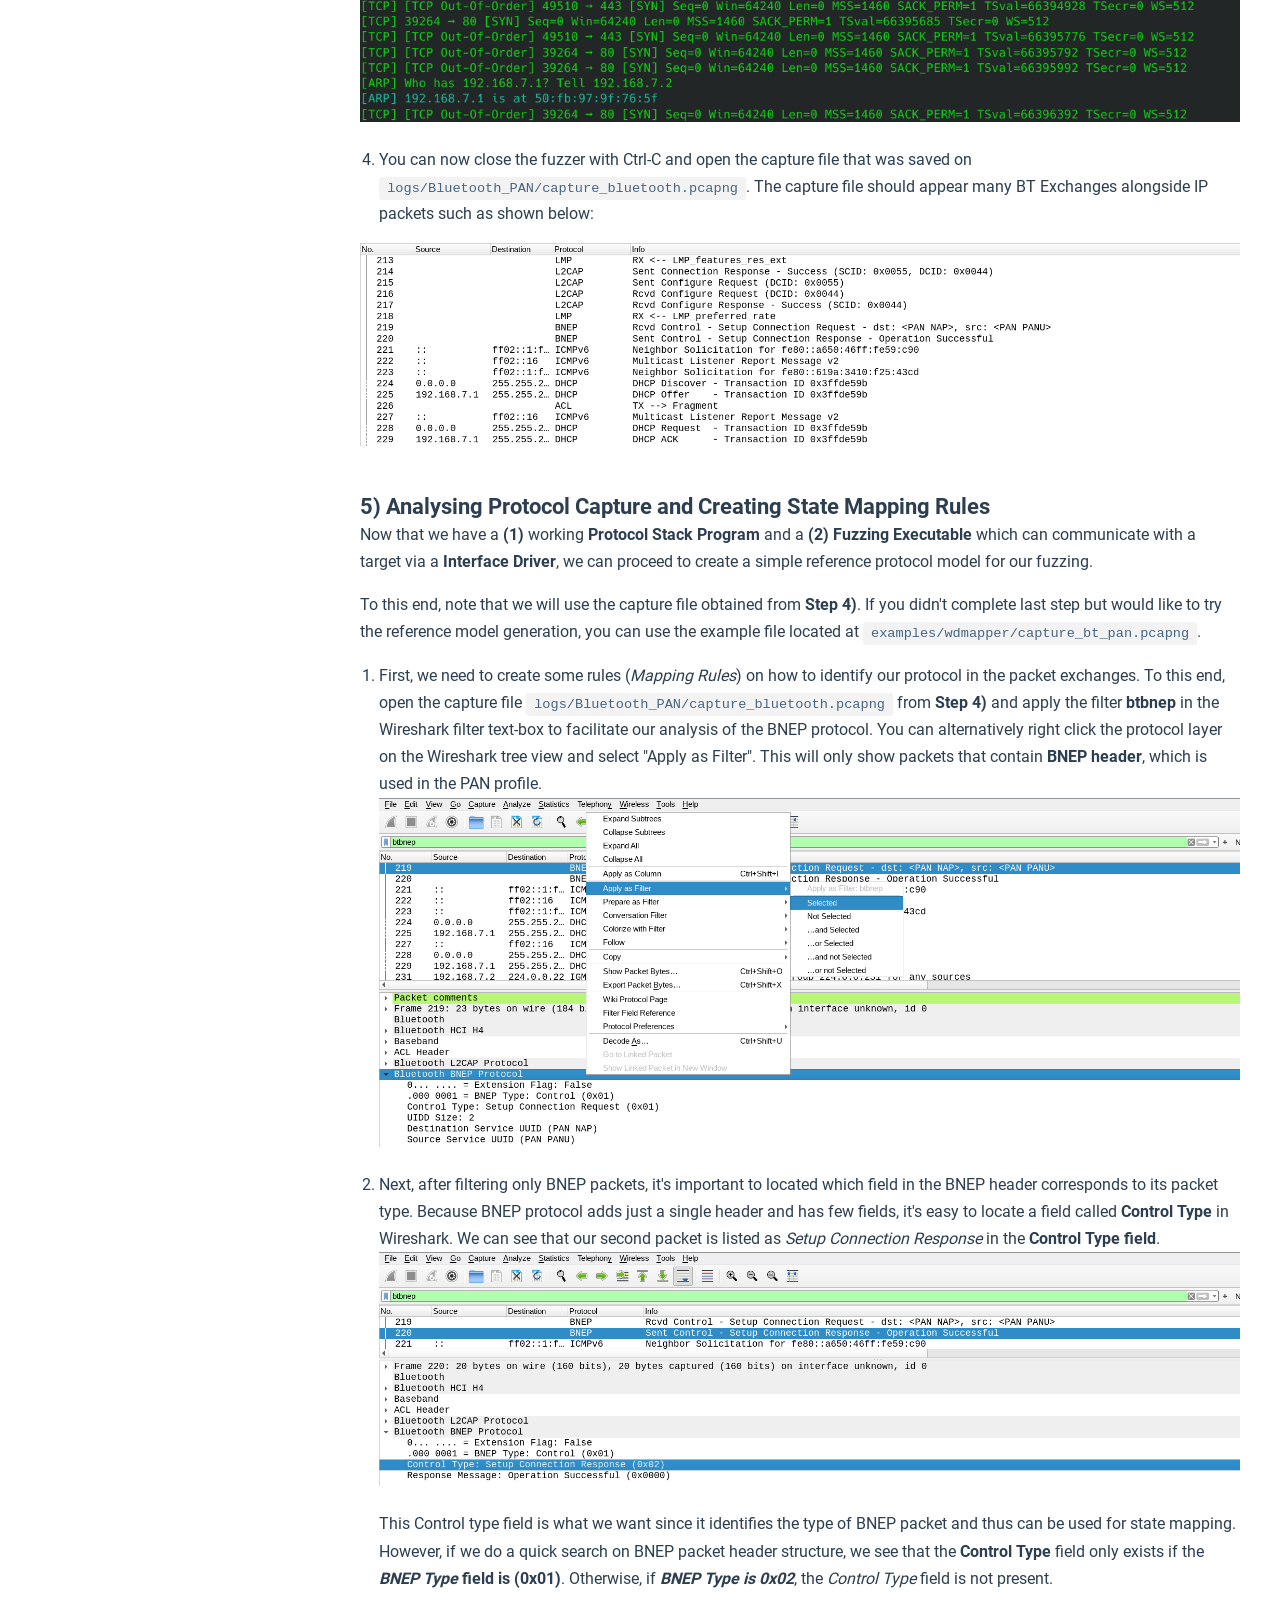
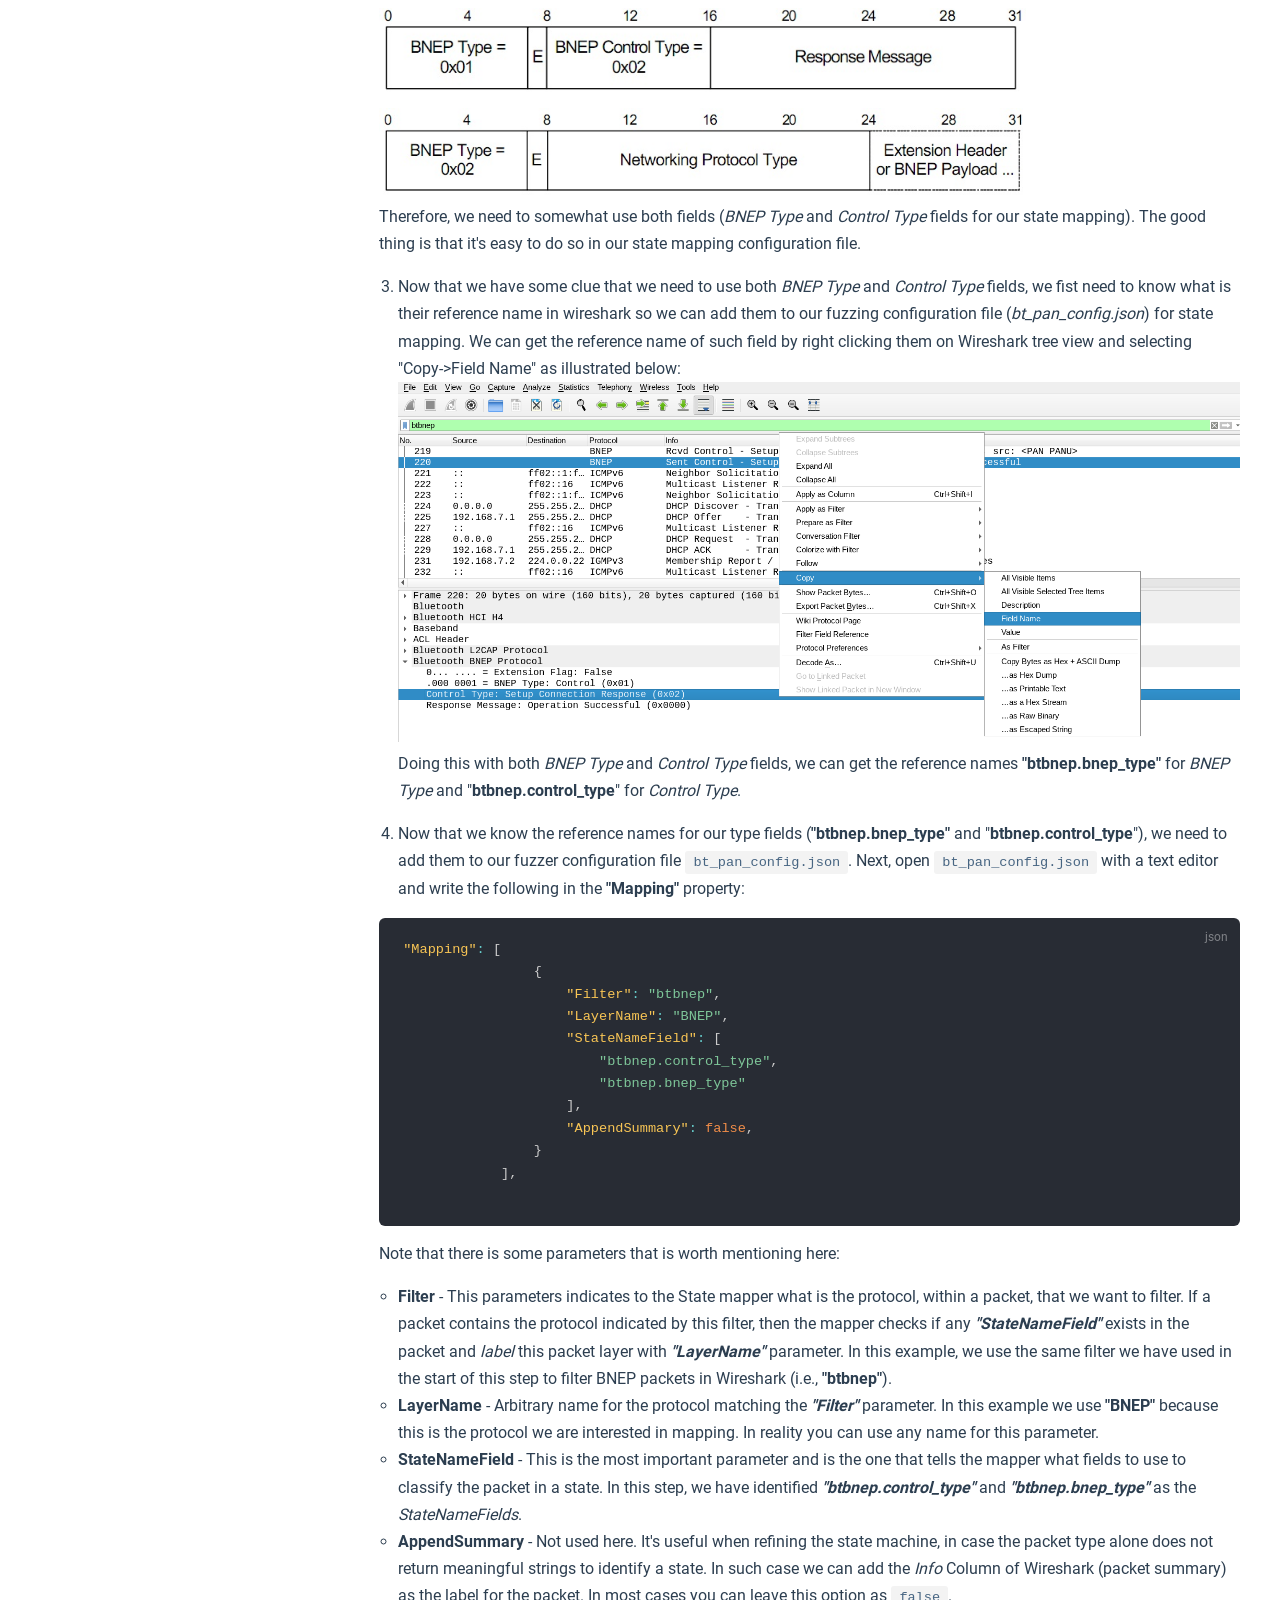
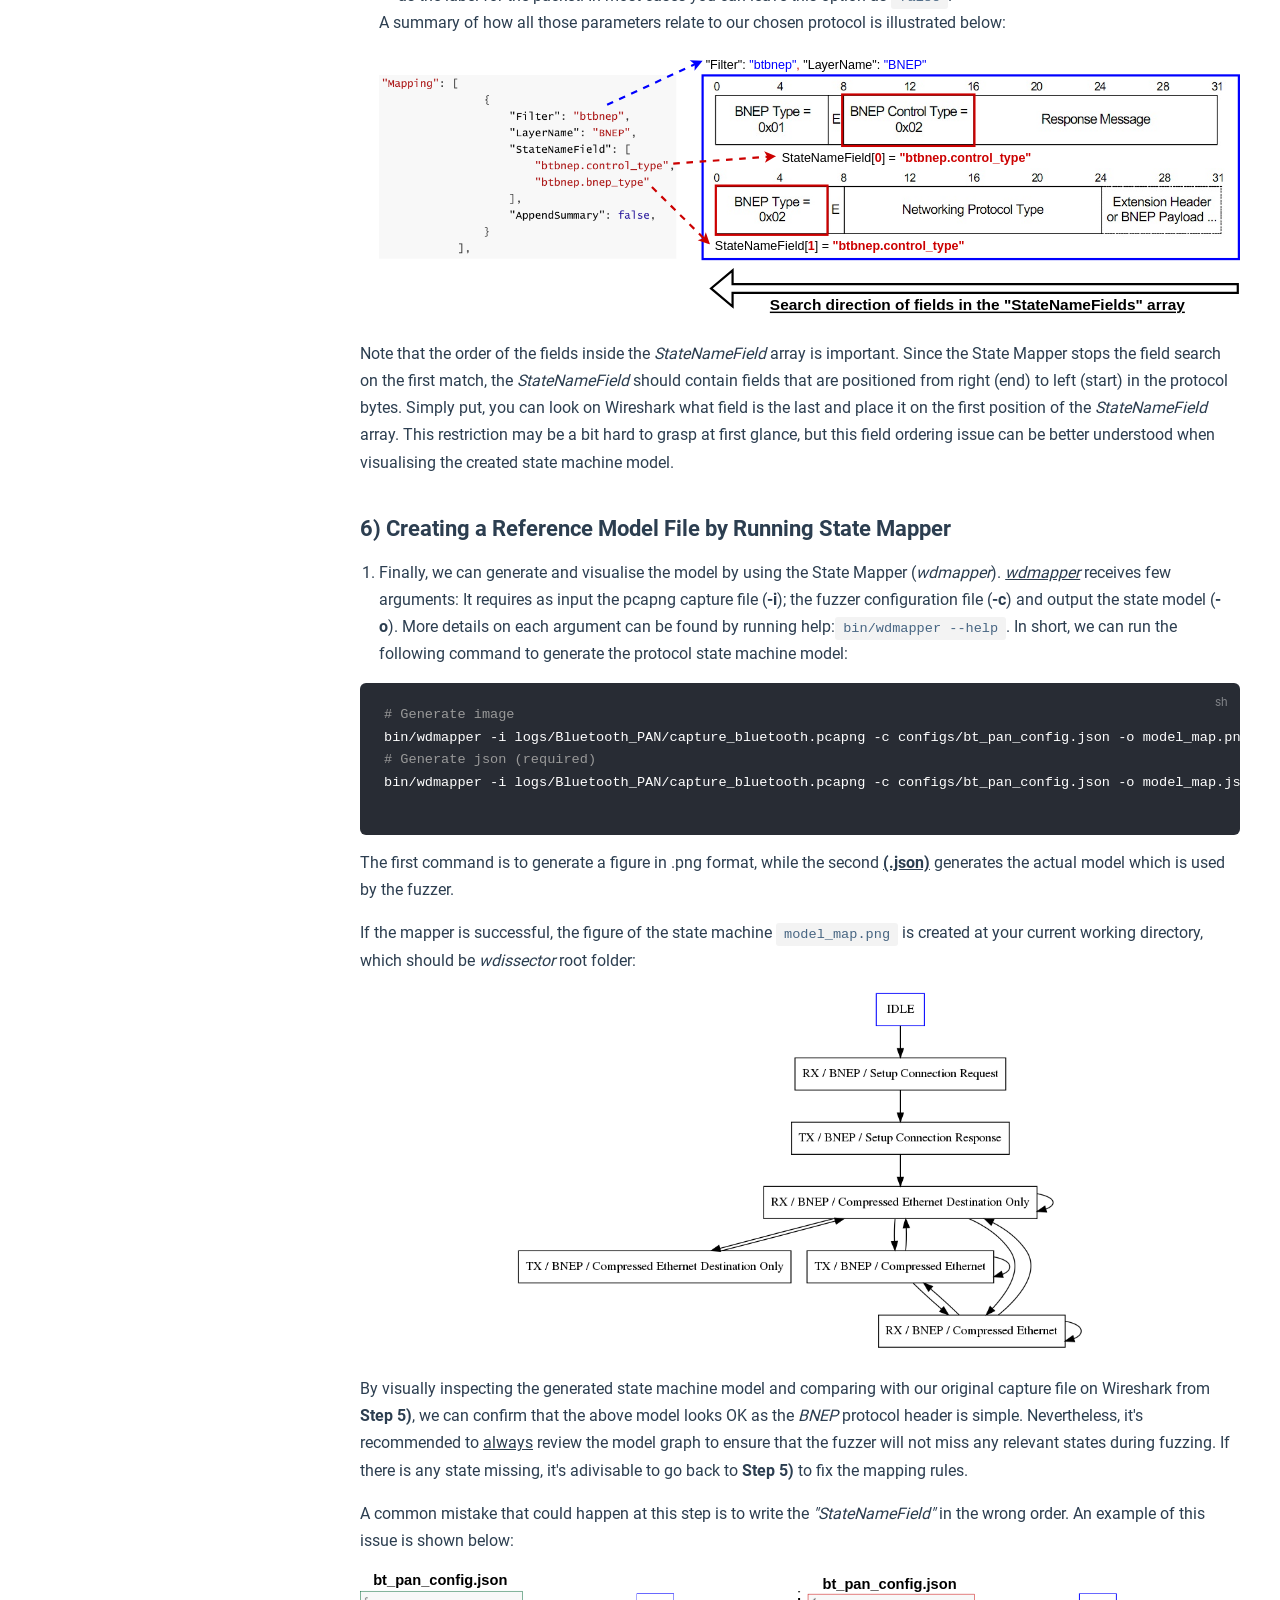
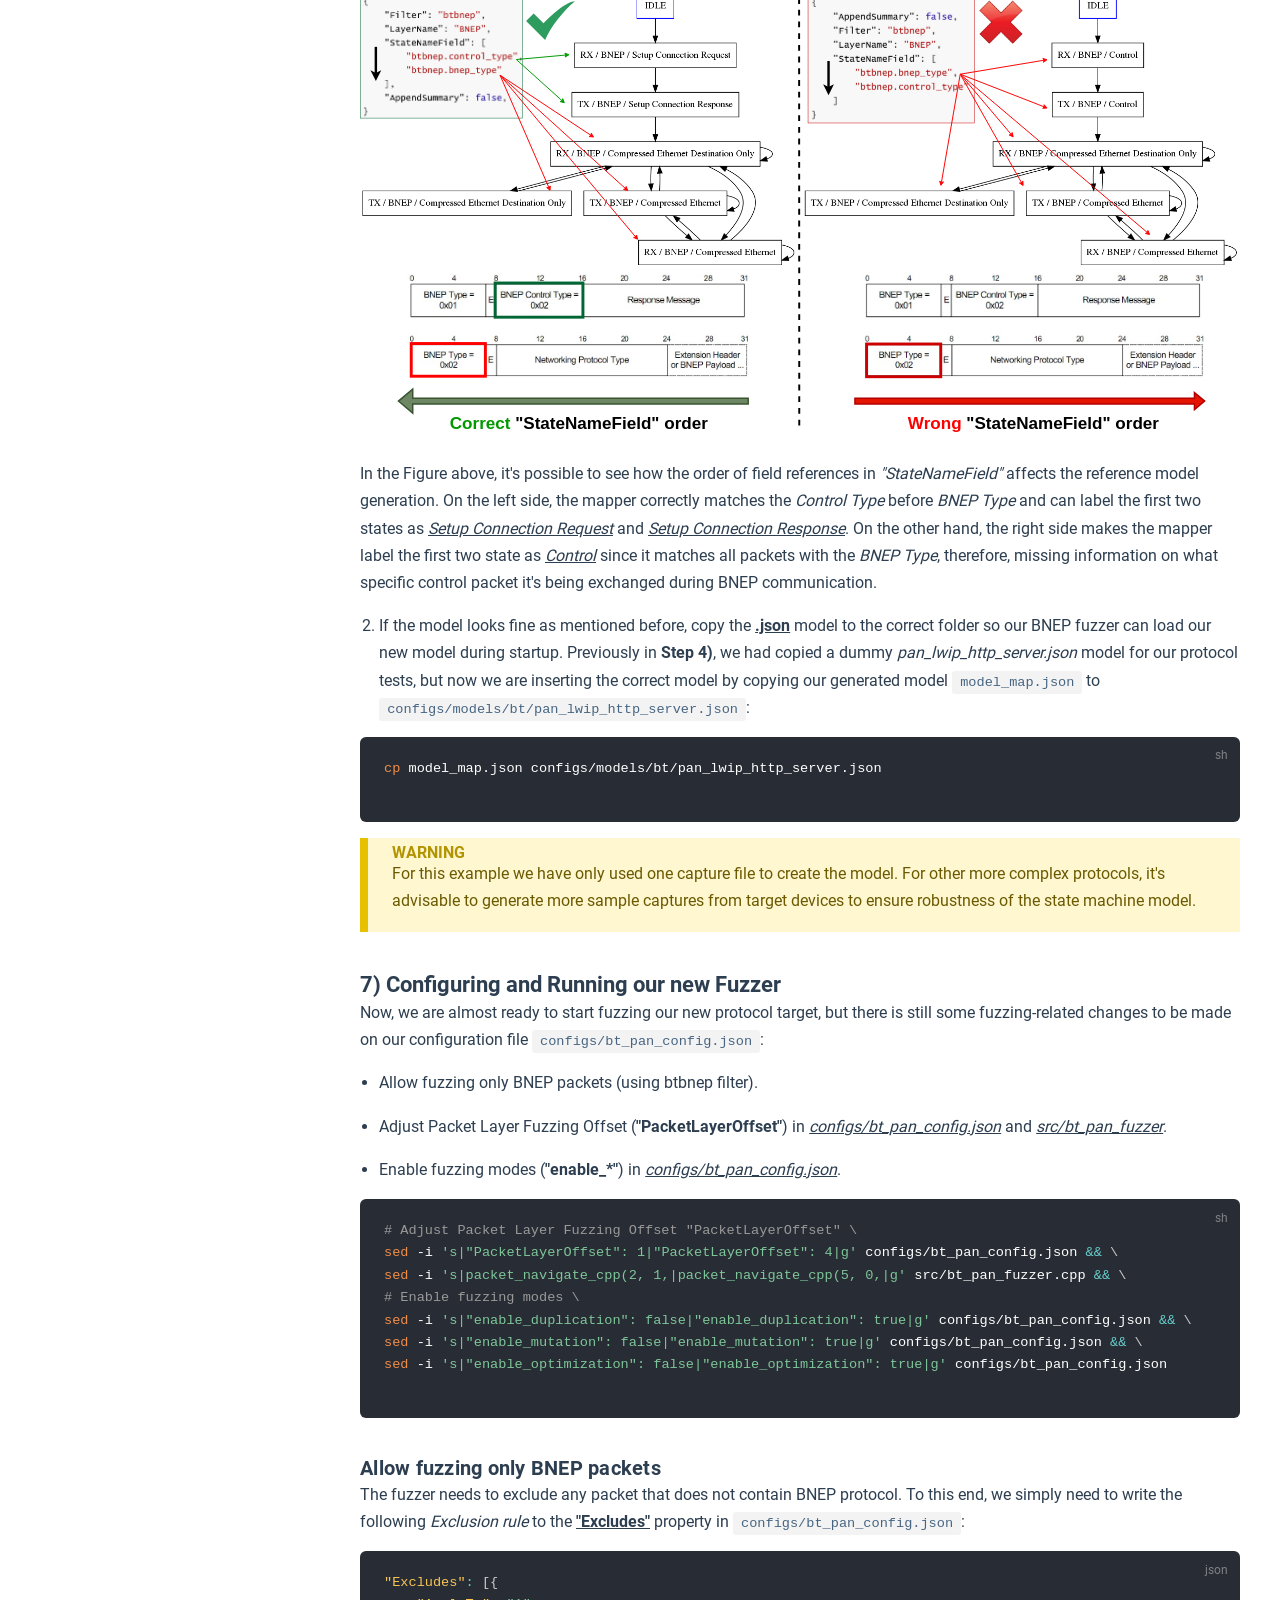
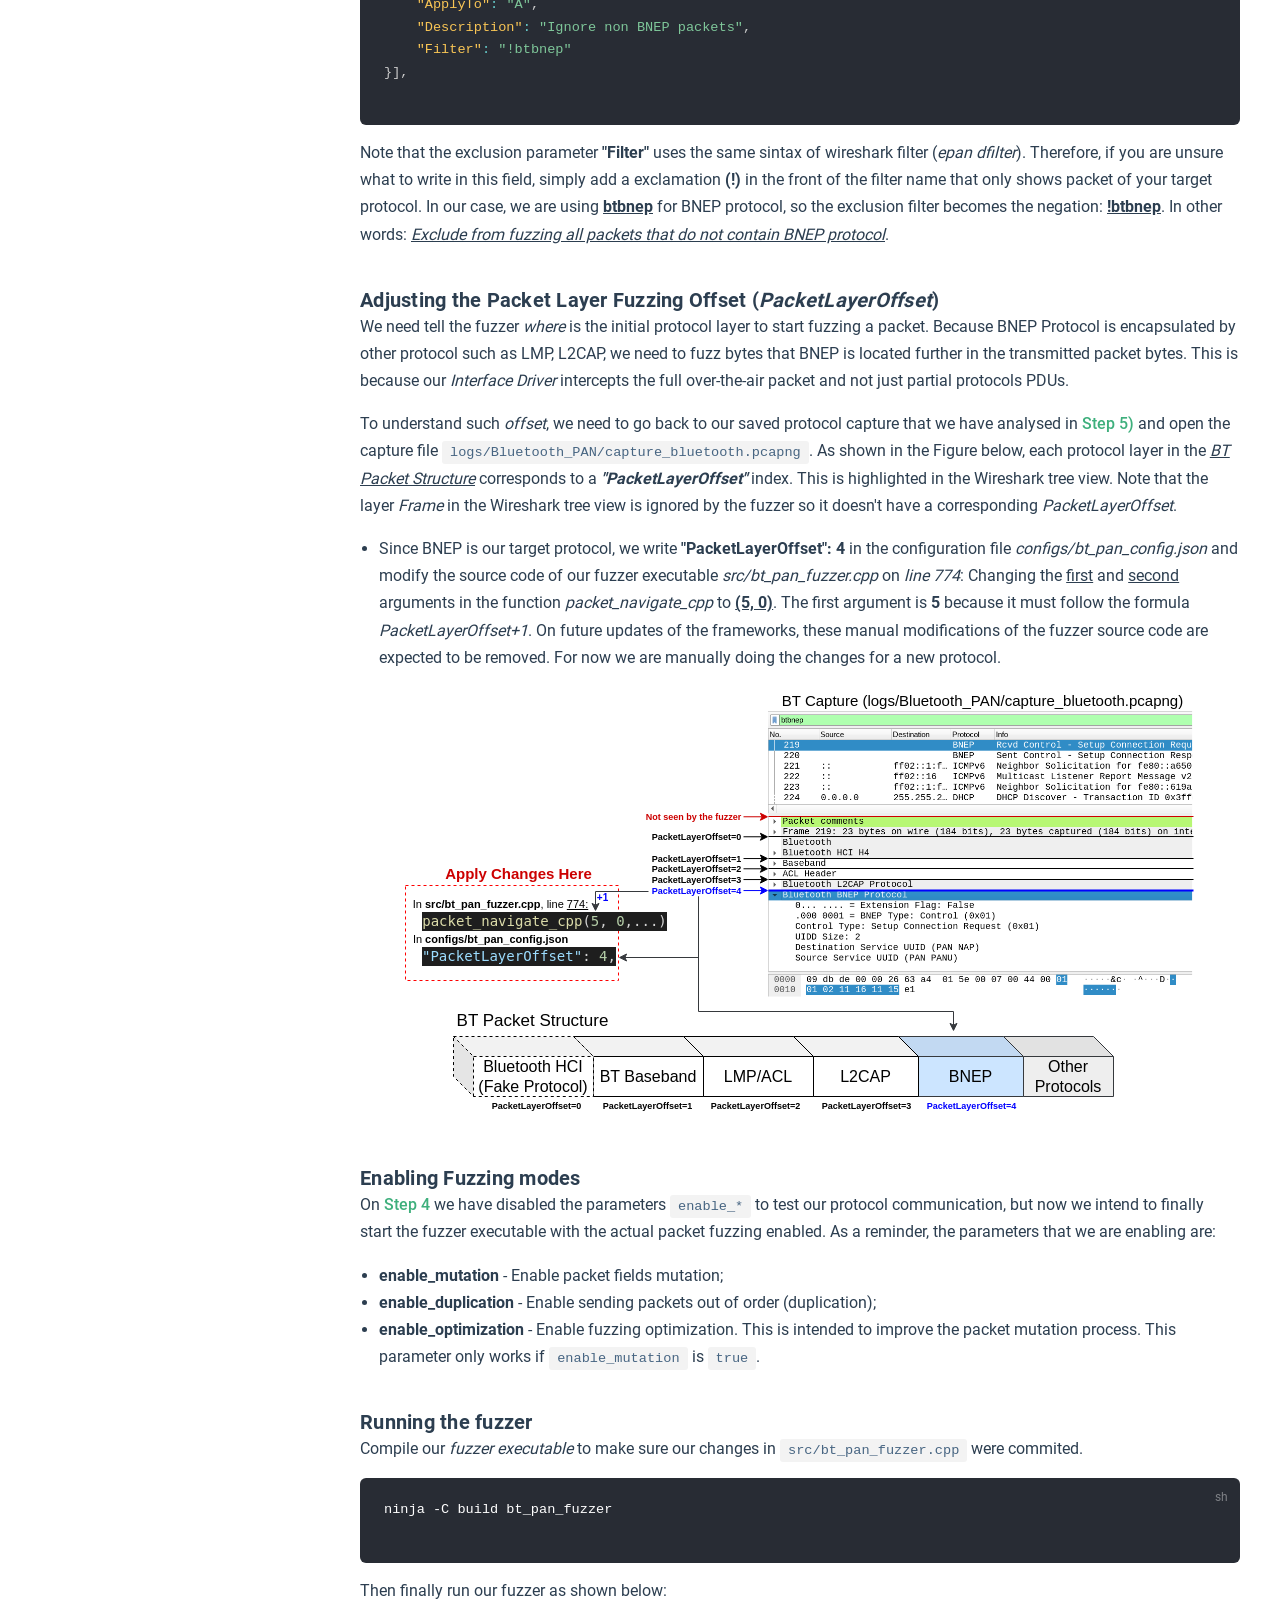
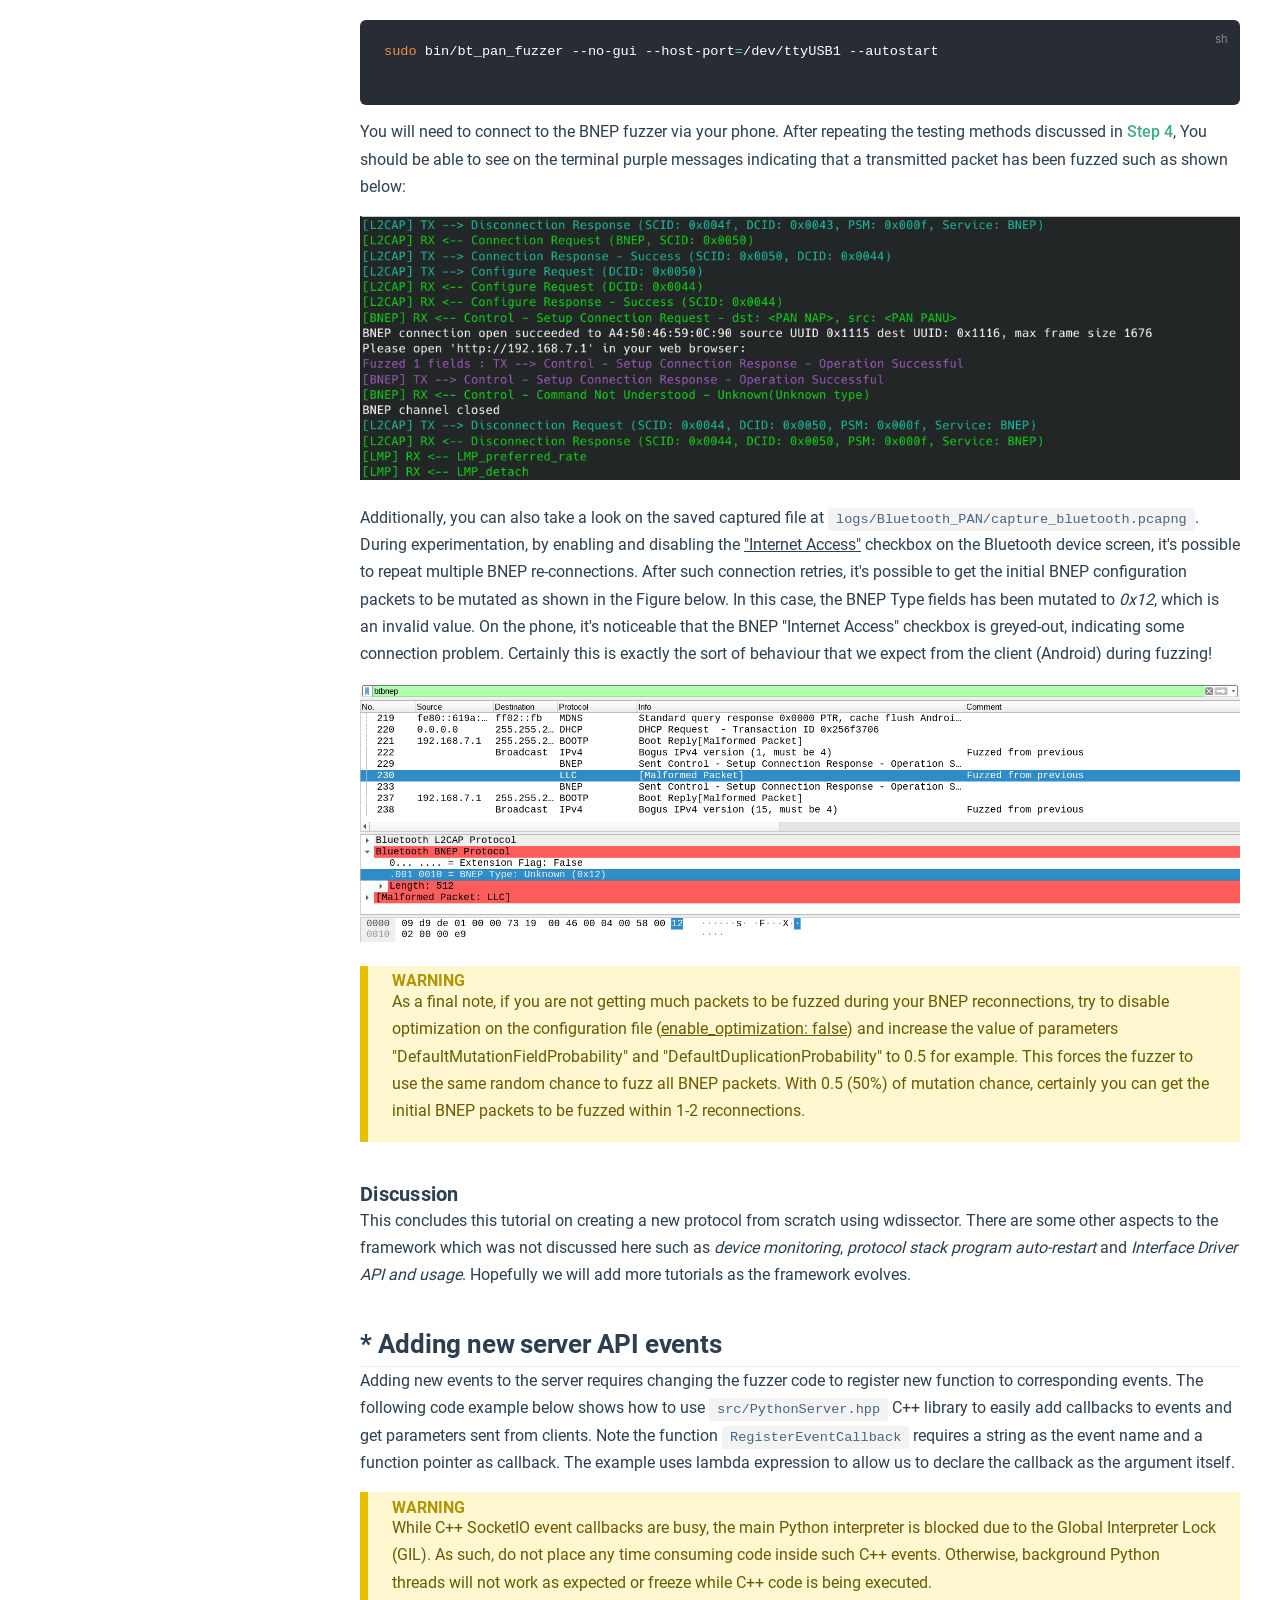
<file: BlueToolkit_updated/modules/tools/braktooth/docs/tutorials.html>
<!DOCTYPE html>
<html lang="en-US">
  <head>
    <meta charset="utf-8">
    <meta name="viewport" content="width=device-width,initial-scale=1">
    <title>📖 Tutorials | WDissector Fuzzer</title>
    <meta name="generator" content="VuePress 1.7.1">
    
    <meta name="description" content="WDissector Documentation">
    <meta name="theme-color" content="#3eaf7c">
    <meta name="apple-mobile-web-app-capable" content="yes">
    <meta name="apple-mobile-web-app-status-bar-style" content="black">
    
    <link rel="preload" href="./assets/css/0.styles.001d13a0.css" as="style"><link rel="preload" href="./assets/js/app.7ecfa696.js" as="script"><link rel="preload" href="./assets/js/4.08a88d60.js" as="script"><link rel="preload" href="./assets/js/2.d5d94738.js" as="script"><link rel="preload" href="./assets/js/3.6df3d745.js" as="script"><link rel="prefetch" href="./assets/js/10.5edaed6d.js"><link rel="prefetch" href="./assets/js/11.b8c9dfd1.js"><link rel="prefetch" href="./assets/js/12.2ea7fef2.js"><link rel="prefetch" href="./assets/js/13.3bc3efd3.js"><link rel="prefetch" href="./assets/js/14.4ddd348a.js"><link rel="prefetch" href="./assets/js/15.83b6893d.js"><link rel="prefetch" href="./assets/js/16.fe0be123.js"><link rel="prefetch" href="./assets/js/17.c4ee532a.js"><link rel="prefetch" href="./assets/js/18.16936339.js"><link rel="prefetch" href="./assets/js/19.fce7675c.js"><link rel="prefetch" href="./assets/js/20.4bab7b12.js"><link rel="prefetch" href="./assets/js/5.caad9e3c.js"><link rel="prefetch" href="./assets/js/6.66c8dffe.js"><link rel="prefetch" href="./assets/js/7.43f33b36.js"><link rel="prefetch" href="./assets/js/8.54cc6fb3.js"><link rel="prefetch" href="./assets/js/9.49b281b2.js">
    <link rel="stylesheet" href="./assets/css/0.styles.001d13a0.css">
  </head>
  <body>
    <div id="app" data-server-rendered="true"><div class="theme-container"><header class="navbar"><div class="sidebar-button"><svg xmlns="http://www.w3.org/2000/svg" aria-hidden="true" role="img" viewBox="0 0 448 512" class="icon"><path fill="currentColor" d="M436 124H12c-6.627 0-12-5.373-12-12V80c0-6.627 5.373-12 12-12h424c6.627 0 12 5.373 12 12v32c0 6.627-5.373 12-12 12zm0 160H12c-6.627 0-12-5.373-12-12v-32c0-6.627 5.373-12 12-12h424c6.627 0 12 5.373 12 12v32c0 6.627-5.373 12-12 12zm0 160H12c-6.627 0-12-5.373-12-12v-32c0-6.627 5.373-12 12-12h424c6.627 0 12 5.373 12 12v32c0 6.627-5.373 12-12 12z"></path></svg></div> <a href="./index.html" class="home-link router-link-active"><img src="./sutd.png" alt="WDissector Fuzzer" class="logo"> <span class="site-name can-hide">WDissector Fuzzer</span></a> <div class="links"><div class="search-box"><input aria-label="Search" autocomplete="off" spellcheck="false" value=""> <!----></div> <nav class="nav-links can-hide"><div class="nav-item"><a href="./guide.html" class="nav-link"><q-icon name="fas fa-hand-point-right" style="font-size:0.98em;"></q-icon>
  Getting Started
</a></div><div class="nav-item"><div class="dropdown-wrapper"><button type="button" aria-label="Topics" class="dropdown-title"><span class="title"><q-icon name="fas fa-book" style="font-size:0.98em;"></q-icon>
    Topics</span> <span class="arrow down"></span></button> <button type="button" aria-label="Topics" class="mobile-dropdown-title"><span class="title"><q-icon name="fas fa-book" style="font-size:0.98em;"></q-icon>
    Topics</span> <span class="arrow right"></span></button> <ul class="nav-dropdown" style="display:none;"><li class="dropdown-item"><!----> <a href="./stacks.html" class="nav-link"><q-icon name="fas fa-layer-group" style="font-size:0.98em;"></q-icon>
  Protocol Stacks
</a></li><li class="dropdown-item"><!----> <a href="./fuzzers.html" class="nav-link"><q-icon name="fas fa-random" style="font-size:0.98em;"></q-icon>
  Fuzzers
</a></li><li class="dropdown-item"><!----> <a href="./drivers.html" class="nav-link"><q-icon name="fas fa-microchip" style="font-size:0.98em;"></q-icon>
  Drivers
</a></li><li class="dropdown-item"><!----> <a href="./api.html" class="nav-link"><q-icon name="fas fa-cloud" style="font-size:0.98em;"></q-icon>
  Web API
</a></li><li class="dropdown-item"><!----> <a href="./exploits.html" class="nav-link"><q-icon name="fas fa-radiation" style="font-size:0.98em;"></q-icon>
  Exploits
</a></li><li class="dropdown-item"><!----> <a href="./modules.html" class="nav-link"><q-icon name="fas fa-cube" style="font-size:0.98em;"></q-icon>
  Modules
</a></li><li class="dropdown-item"><!----> <a href="./architecture.html" class="nav-link"><q-icon name="fas fa-drafting-compass" style="font-size:0.98em;"></q-icon>
  Architecture
</a></li><li class="dropdown-item"><!----> <a href="./tutorials.html" aria-current="page" class="nav-link router-link-exact-active router-link-active"><q-icon name="fas fa-graduation-cap" style="font-size:0.98em;"></q-icon>
  Tutorials
</a></li><li class="dropdown-item"><!----> <a href="./licenses.html" class="nav-link"><q-icon name="fas fa-copyright" style="font-size:0.98em;"></q-icon>
  Licenses
</a></li><li class="dropdown-item"><!----> <a href="./todo.html" class="nav-link"><q-icon name="fas fa-tasks" style="font-size:0.98em;"></q-icon>
  Todo
</a></li></ul></div></div><div class="nav-item"><a href="./old_greyhound/index.html" target="_blank" rel="noopener noreferrer" class="nav-link external">
  GreyHound
  <span><svg xmlns="http://www.w3.org/2000/svg" aria-hidden="true" focusable="false" x="0px" y="0px" viewBox="0 0 100 100" width="15" height="15" class="icon outbound"><path fill="currentColor" d="M18.8,85.1h56l0,0c2.2,0,4-1.8,4-4v-32h-8v28h-48v-48h28v-8h-32l0,0c-2.2,0-4,1.8-4,4v56C14.8,83.3,16.6,85.1,18.8,85.1z"></path> <polygon fill="currentColor" points="45.7,48.7 51.3,54.3 77.2,28.5 77.2,37.2 85.2,37.2 85.2,14.9 62.8,14.9 62.8,22.9 71.5,22.9"></polygon></svg> <span class="sr-only">(opens new window)</span></span></a></div> <a href="https://gitlab.com/asset-sutd/software/wireless-deep-fuzzer/-/tree/wdissector" target="_blank" rel="noopener noreferrer" class="repo-link">
    Repository
    <span><svg xmlns="http://www.w3.org/2000/svg" aria-hidden="true" focusable="false" x="0px" y="0px" viewBox="0 0 100 100" width="15" height="15" class="icon outbound"><path fill="currentColor" d="M18.8,85.1h56l0,0c2.2,0,4-1.8,4-4v-32h-8v28h-48v-48h28v-8h-32l0,0c-2.2,0-4,1.8-4,4v56C14.8,83.3,16.6,85.1,18.8,85.1z"></path> <polygon fill="currentColor" points="45.7,48.7 51.3,54.3 77.2,28.5 77.2,37.2 85.2,37.2 85.2,14.9 62.8,14.9 62.8,22.9 71.5,22.9"></polygon></svg> <span class="sr-only">(opens new window)</span></span></a></nav></div></header> <div class="sidebar-mask"></div> <aside class="sidebar"><nav class="nav-links"><div class="nav-item"><a href="./guide.html" class="nav-link"><q-icon name="fas fa-hand-point-right" style="font-size:0.98em;"></q-icon>
  Getting Started
</a></div><div class="nav-item"><div class="dropdown-wrapper"><button type="button" aria-label="Topics" class="dropdown-title"><span class="title"><q-icon name="fas fa-book" style="font-size:0.98em;"></q-icon>
    Topics</span> <span class="arrow down"></span></button> <button type="button" aria-label="Topics" class="mobile-dropdown-title"><span class="title"><q-icon name="fas fa-book" style="font-size:0.98em;"></q-icon>
    Topics</span> <span class="arrow right"></span></button> <ul class="nav-dropdown" style="display:none;"><li class="dropdown-item"><!----> <a href="./stacks.html" class="nav-link"><q-icon name="fas fa-layer-group" style="font-size:0.98em;"></q-icon>
  Protocol Stacks
</a></li><li class="dropdown-item"><!----> <a href="./fuzzers.html" class="nav-link"><q-icon name="fas fa-random" style="font-size:0.98em;"></q-icon>
  Fuzzers
</a></li><li class="dropdown-item"><!----> <a href="./drivers.html" class="nav-link"><q-icon name="fas fa-microchip" style="font-size:0.98em;"></q-icon>
  Drivers
</a></li><li class="dropdown-item"><!----> <a href="./api.html" class="nav-link"><q-icon name="fas fa-cloud" style="font-size:0.98em;"></q-icon>
  Web API
</a></li><li class="dropdown-item"><!----> <a href="./exploits.html" class="nav-link"><q-icon name="fas fa-radiation" style="font-size:0.98em;"></q-icon>
  Exploits
</a></li><li class="dropdown-item"><!----> <a href="./modules.html" class="nav-link"><q-icon name="fas fa-cube" style="font-size:0.98em;"></q-icon>
  Modules
</a></li><li class="dropdown-item"><!----> <a href="./architecture.html" class="nav-link"><q-icon name="fas fa-drafting-compass" style="font-size:0.98em;"></q-icon>
  Architecture
</a></li><li class="dropdown-item"><!----> <a href="./tutorials.html" aria-current="page" class="nav-link router-link-exact-active router-link-active"><q-icon name="fas fa-graduation-cap" style="font-size:0.98em;"></q-icon>
  Tutorials
</a></li><li class="dropdown-item"><!----> <a href="./licenses.html" class="nav-link"><q-icon name="fas fa-copyright" style="font-size:0.98em;"></q-icon>
  Licenses
</a></li><li class="dropdown-item"><!----> <a href="./todo.html" class="nav-link"><q-icon name="fas fa-tasks" style="font-size:0.98em;"></q-icon>
  Todo
</a></li></ul></div></div><div class="nav-item"><a href="./old_greyhound/index.html" target="_blank" rel="noopener noreferrer" class="nav-link external">
  GreyHound
  <span><svg xmlns="http://www.w3.org/2000/svg" aria-hidden="true" focusable="false" x="0px" y="0px" viewBox="0 0 100 100" width="15" height="15" class="icon outbound"><path fill="currentColor" d="M18.8,85.1h56l0,0c2.2,0,4-1.8,4-4v-32h-8v28h-48v-48h28v-8h-32l0,0c-2.2,0-4,1.8-4,4v56C14.8,83.3,16.6,85.1,18.8,85.1z"></path> <polygon fill="currentColor" points="45.7,48.7 51.3,54.3 77.2,28.5 77.2,37.2 85.2,37.2 85.2,14.9 62.8,14.9 62.8,22.9 71.5,22.9"></polygon></svg> <span class="sr-only">(opens new window)</span></span></a></div> <a href="https://gitlab.com/asset-sutd/software/wireless-deep-fuzzer/-/tree/wdissector" target="_blank" rel="noopener noreferrer" class="repo-link">
    Repository
    <span><svg xmlns="http://www.w3.org/2000/svg" aria-hidden="true" focusable="false" x="0px" y="0px" viewBox="0 0 100 100" width="15" height="15" class="icon outbound"><path fill="currentColor" d="M18.8,85.1h56l0,0c2.2,0,4-1.8,4-4v-32h-8v28h-48v-48h28v-8h-32l0,0c-2.2,0-4,1.8-4,4v56C14.8,83.3,16.6,85.1,18.8,85.1z"></path> <polygon fill="currentColor" points="45.7,48.7 51.3,54.3 77.2,28.5 77.2,37.2 85.2,37.2 85.2,14.9 62.8,14.9 62.8,22.9 71.5,22.9"></polygon></svg> <span class="sr-only">(opens new window)</span></span></a></nav>  <ul class="sidebar-links"><li><section class="sidebar-group depth-0"><p class="sidebar-heading open"><span>Topics</span> <!----></p> <ul class="sidebar-links sidebar-group-items"><li><a href="./index.html" aria-current="page" class="sidebar-link">Home</a></li><li><a href="./guide.html" class="sidebar-link">⏩ Quick Start Guide</a></li><li><a href="./stacks.html" class="sidebar-link">✉️ Protocol Stacks</a></li><li><a href="./fuzzers.html" class="sidebar-link">🔀 Fuzzers</a></li><li><a href="./drivers.html" class="sidebar-link">⚙️ Interface Drivers and Hardware Support</a></li><li><a href="./api.html" class="sidebar-link">☁️ Web API</a></li><li><a href="./exploits.html" class="sidebar-link">☢️ Exploits</a></li><li><a href="./modules.html" class="sidebar-link">📦 Modules</a></li><li><a href="./architecture.html" class="sidebar-link">📐 Architecture</a></li><li><a href="./tutorials.html" aria-current="page" class="active sidebar-link">📖 Tutorials</a><ul class="sidebar-sub-headers"><li class="sidebar-sub-header"><a href="./tutorials.html#adding-a-new-protocol-bnep-example" class="sidebar-link">* Adding a new protocol (BNEP Example)</a><ul class="sidebar-sub-headers"><li class="sidebar-sub-header"><a href="./tutorials.html#_1-prepare-the-development-environment" class="sidebar-link">1) Prepare the development environment</a></li><li class="sidebar-sub-header"><a href="./tutorials.html#_2-creating-a-fuzzer-executable-for-your-protocol" class="sidebar-link">2) Creating a fuzzer executable for your protocol</a></li><li class="sidebar-sub-header"><a href="./tutorials.html#_3-creating-a-bt-protocol-stack-program" class="sidebar-link">3) Creating a BT Protocol Stack Program</a></li><li class="sidebar-sub-header"><a href="./tutorials.html#_4-configuring-and-testing-a-protocol-stack-program" class="sidebar-link">4)  Configuring and Testing a Protocol Stack Program</a></li><li class="sidebar-sub-header"><a href="./tutorials.html#_5-analysing-protocol-capture-and-creating-state-mapping-rules" class="sidebar-link">5) Analysing Protocol Capture and Creating State Mapping Rules</a></li><li class="sidebar-sub-header"><a href="./tutorials.html#_6-creating-a-reference-model-file-by-running-state-mapper" class="sidebar-link">6) Creating a Reference Model File by Running State Mapper</a></li><li class="sidebar-sub-header"><a href="./tutorials.html#_7-configuring-and-running-our-new-fuzzer" class="sidebar-link">7) Configuring and Running our new Fuzzer</a></li></ul></li><li class="sidebar-sub-header"><a href="./tutorials.html#adding-new-server-api-events" class="sidebar-link">* Adding new server API events</a></li></ul></li><li><a href="./licenses.html" class="sidebar-link">©️ Licenses</a></li><li><a href="./todo.html" class="sidebar-link">📋 Todo List</a></li></ul></section></li></ul> </aside> <main class="page"> <div class="theme-default-content content__default"><h1 id="tutorials"><a href="#tutorials" class="header-anchor">#</a> 📖 Tutorials</h1> <h2 id="adding-a-new-protocol-bnep-example"><a href="#adding-a-new-protocol-bnep-example" class="header-anchor">#</a> * Adding a new protocol (BNEP Example)</h2> <p>This section guides your though adding fuzzing support to a new protocol into WDissector framework.</p> <p align="center"><img src="./assets/img/tutorial_add_protocol.9120b436.svg"></p> <p>Keep in mind that you can easily add more protocols as long as <strong>(1)</strong> there is a compatible <a href="./drivers.html">Interface Drivers</a> that you can use to intercept communication for your protocol and <strong>(2)</strong> a <strong>Protocol Stack Program</strong> that can initiate communication using your protocol of choice.</p> <p>For example, wireless protocol that relies on Bluetooth (L2CAP, SDP, RFCOMM) will use <code>ESP32BTDriver</code>, whereas protocols that are transported over ethernet (ICMP, IP, TCP, etc) can use either <code>WifiRT8812AUDriver</code> or <code>VirtualEthernet (Work-In-Progress)</code>. For your quick reference, below is listed what protocols are associated to which interface so you can get a feeling on what interface to use for an unlisted protocol:</p> <ul><li><strong>ICMP, IP, TLS, DTLS, TCP, UDP, ARP, etc</strong> - The <code>WifiRT8812AUDriver</code> can be used here since all such protocols are application layer. Although such Interface Driver is inted to be used for 802.11 data link and network layer protocol, nothing stops you to create specific fuzzing and mapping ruled to target application layer protocols. The stack used for Wi-Fi is normally <a href="https://w1.fi/" target="_blank" rel="noopener noreferrer">Hostapd<span><svg xmlns="http://www.w3.org/2000/svg" aria-hidden="true" focusable="false" x="0px" y="0px" viewBox="0 0 100 100" width="15" height="15" class="icon outbound"><path fill="currentColor" d="M18.8,85.1h56l0,0c2.2,0,4-1.8,4-4v-32h-8v28h-48v-48h28v-8h-32l0,0c-2.2,0-4,1.8-4,4v56C14.8,83.3,16.6,85.1,18.8,85.1z"></path> <polygon fill="currentColor" points="45.7,48.7 51.3,54.3 77.2,28.5 77.2,37.2 85.2,37.2 85.2,14.9 62.8,14.9 62.8,22.9 71.5,22.9"></polygon></svg> <span class="sr-only">(opens new window)</span></span></a> on Linux.
Currently there is a work-in-progress to add a new Interface Driver <code>VirtualEthernet</code> which would allow the host to simply intercept a Virtual Ethernet interface on Linux and thus fuzz any Ethernet wired protocol down to the MAC layer (OSI Layer 2).</li> <li><strong>L2CAP, SDP, RFCOMM, BNEP, A2DP, GATT, AVRCP, etc</strong> - The <code>ESP32BTDriver</code> is intended to be used with such Bluetooth related wireless protocols.</li></ul> <p>In this tutorial, we will show how to add fuzzing for <strong>Bluetooth Personal Area Network (PAN)</strong> profile using <code>ESP32BTDriver</code> Interface Driver. This profile uses the <a href="http://grouper.ieee.org/groups/802/15/Bluetooth/BNEP.pdf" target="_blank" rel="noopener noreferrer">Bluetooth Network Encapsulation Protocol<span><svg xmlns="http://www.w3.org/2000/svg" aria-hidden="true" focusable="false" x="0px" y="0px" viewBox="0 0 100 100" width="15" height="15" class="icon outbound"><path fill="currentColor" d="M18.8,85.1h56l0,0c2.2,0,4-1.8,4-4v-32h-8v28h-48v-48h28v-8h-32l0,0c-2.2,0-4,1.8-4,4v56C14.8,83.3,16.6,85.1,18.8,85.1z"></path> <polygon fill="currentColor" points="45.7,48.7 51.3,54.3 77.2,28.5 77.2,37.2 85.2,37.2 85.2,14.9 62.8,14.9 62.8,22.9 71.5,22.9"></polygon></svg> <span class="sr-only">(opens new window)</span></span></a> <strong>(BNEP)</strong> protocol and is used to establish internet connection to connected clients over Bluetooth. The internet connection is known to be slow due to <em>BT bitrate</em>, but our objective here is to just fuzz the <strong>BNEP protocol</strong>, so communication speed is not as important.</p> <h3 id="_1-prepare-the-development-environment"><a href="#_1-prepare-the-development-environment" class="header-anchor">#</a> 1) Prepare the development environment</h3> <p>In this step, you need to make sure that you have fully compiled from source wdissector at least once following the <a href="./guide.html#_1-1-compile-from-source-optional">Quick Start Guide</a>. In short, you can run the following commands on wdissector root folder:</p> <div class="language-bash extra-class"><pre class="language-bash"><code>./requirements.sh dev
./build.sh all
</code></pre></div><h3 id="_2-creating-a-fuzzer-executable-for-your-protocol"><a href="#_2-creating-a-fuzzer-executable-for-your-protocol" class="header-anchor">#</a> 2) Creating a fuzzer executable for your protocol</h3> <p>We can use another fuzzer code as a template for us and starting point for our <strong>BNEP protocol fuzzer executable</strong>. Since <code>bt_fuzzer</code> uses <code>ESP32BTDriver</code> Interface, we can simply copy <code>src/bt_fuzzer.cpp</code> to a new <code>src/bt_pan_fuzzer.cpp</code>. We also do the same for it's configuration file as follows:</p> <div class="language-bash extra-class"><pre class="language-bash"><code><span class="token comment"># Main fuzzer code \</span>
<span class="token function">cp</span> src/bt_fuzzer.cpp src/bt_pan_fuzzer.cpp <span class="token operator">&amp;&amp;</span> <span class="token punctuation">\</span>
<span class="token comment"># Main fuzzer config file \</span>
<span class="token function">cp</span> configs/bt_config.json configs/bt_pan_config.json 
</code></pre></div><p>Next, change the name of the json configuration file and the pcap capture file that our fuzzer is going to use. Open <code>src/bt_pan_fuzzer.cpp</code> and change the definition <code>CONFIG_FILE_PATH</code> to  <code>&quot;configs/bt_config.json&quot;</code> and <code>CAPTURE_LMP_FILE</code> to <code>&quot;logs/Bluetooth_PAN/capture_bluetooth.pcapng&quot;</code>. You can use sed to do this change via terminal:</p> <div class="language-bash extra-class"><pre class="language-bash"><code><span class="token comment"># Change config file name to bt_pan_config \</span>
<span class="token function">sed</span> -i <span class="token string">'s|bt_config.json|bt_pan_config.json|g'</span> src/bt_pan_fuzzer.cpp <span class="token operator">&amp;&amp;</span> <span class="token punctuation">\</span>
<span class="token comment"># Change log folder to Bluetooth_PAN \</span>
<span class="token function">sed</span> -i <span class="token string">'s|logs/Bluetooth/|logs/Bluetooth_PAN/|g'</span> src/bt_pan_fuzzer.cpp
</code></pre></div><p>Then, we need to compile <code>bt_pan_fuzzer.cpp</code> as our new fuzzer. We will need to modify a bit its code later. For now, let's just make sure that we can compile our fuzzer within the framework by generating a fuzzer binary named <code>bt_pan_fuzzer</code>.</p> <p>To do this, add the following at the end of the file <code>CMakeLists.txt</code>:</p> <div class="language-cmake extra-class"><pre class="language-cmake"><code><span class="token comment"># Add this at the end of CMakeLists.txt</span>
<span class="token comment"># Set PAN fuzzer source code files</span>
<span class="token keyword">set</span><span class="token punctuation">(</span>BT_PAN_FUZZER_SRC src/bt_pan_fuzzer.cpp<span class="token punctuation">)</span>
<span class="token comment"># Add PAN fuzzer executable</span>
<span class="token keyword">add_executable</span><span class="token punctuation">(</span>bt_pan_fuzzer <span class="token punctuation">${</span>BT_PAN_FUZZER_SRC<span class="token punctuation">}</span> libs/profiling.c<span class="token punctuation">)</span>
<span class="token keyword">target_link_libraries</span><span class="token punctuation">(</span>bt_pan_fuzzer <span class="token namespace">PRIVATE</span> <span class="token punctuation">${</span>FUZZER_LIBS<span class="token punctuation">}</span><span class="token punctuation">)</span>
<span class="token keyword">target_compile_options</span><span class="token punctuation">(</span>bt_pan_fuzzer <span class="token namespace">PRIVATE</span> -w -O3<span class="token punctuation">)</span>
<span class="token keyword">target_compile_definitions</span><span class="token punctuation">(</span>bt_pan_fuzzer <span class="token namespace">PRIVATE</span> -DFUZZ_BT<span class="token punctuation">)</span>
<span class="token function">target_precompile_headers</span><span class="token punctuation">(</span>bt_pan_fuzzer <span class="token namespace">PRIVATE</span> src/PCHBT.hpp<span class="token punctuation">)</span>
</code></pre></div><p>Finally, check if your fuzzer compiles successfully by running the following:</p> <div class="language- extra-class"><pre class="language-text"><code>ninja -C build bt_pan_fuzzer
</code></pre></div><p>If everything goes well, you should see the following output on the terminal:</p> <p><img src="./assets/img/toturial_pan_build_check.3c8076c5.png" alt="toturial_pan_build_check"></p> <p>You can even run the generated <code>bt_pan_fuzzer</code> by running <code>sudo bin/bt_pan_fuzzer --help</code>. You should get a help message on the terminal. This is your <strong>BNEP protocol fuzzer executable</strong> and from now on, any changes to this fuzzer, means modifying <code>src/bt_pan_fuzzer.cpp</code> or its configuration file which will be discussed later.</p> <h3 id="_3-creating-a-bt-protocol-stack-program"><a href="#_3-creating-a-bt-protocol-stack-program" class="header-anchor">#</a> 3) Creating a BT Protocol Stack Program</h3> <p>Now that we have created a Fuzzer Executable, we need to create a Protocol Stack Program. The difference between both is that the Fuzzer Executable only modifies packets coming out of the <code>Interface Driver</code>, but it's the Protocol Stack Program that starts and handles the communication with the protocol intended to be fuzzed. For our BNEP protocol Fuzzer, we need to add a new program code to the folder <code>src/programs/bluetooth</code>.</p> <p>We can rely on an existing BT program code example on the Bluekitchen stack called <a href="https://github.com/bluekitchen/btstack/blob/master/example/pan_lwip_http_server.c" target="_blank" rel="noopener noreferrer">pan_lwip_http_server.c<span><svg xmlns="http://www.w3.org/2000/svg" aria-hidden="true" focusable="false" x="0px" y="0px" viewBox="0 0 100 100" width="15" height="15" class="icon outbound"><path fill="currentColor" d="M18.8,85.1h56l0,0c2.2,0,4-1.8,4-4v-32h-8v28h-48v-48h28v-8h-32l0,0c-2.2,0-4,1.8-4,4v56C14.8,83.3,16.6,85.1,18.8,85.1z"></path> <polygon fill="currentColor" points="45.7,48.7 51.3,54.3 77.2,28.5 77.2,37.2 85.2,37.2 85.2,14.9 62.8,14.9 62.8,22.9 71.5,22.9"></polygon></svg> <span class="sr-only">(opens new window)</span></span></a>. Gladly, wdissector has such example file, which we can import into the framework as follows:</p> <div class="language-bash extra-class"><pre class="language-bash"><code><span class="token function">cp</span> 3rd-party/btstack/example/pan_lwip_http_server.c src/programs/bluetooth/pan_lwip_http_server.c
</code></pre></div><p>Similar to step <strong>2)</strong>, we need to tell our framework how to compile a new program in <code>CMakeLists.txt</code>. Run the following command to append the path of our new program to the <code>BT_PROGRAMS</code> list on <code>CMakeLists.txt</code>.</p> <div class="language-bash extra-class"><pre class="language-bash"><code><span class="token function">sed</span> -i <span class="token string">'/spp_counter.c/a <span class="token variable">${PROJECT_SOURCE_DIR}</span>/src/programs/bluetooth/pan_lwip_http_server.c'</span> CMakeLists.txt
</code></pre></div><p>This will add the following line in <code>CMakeLists.txt</code>.</p> <p><img src="./assets/img/tutorial_pan_add_pan_program.4d64ff0b.png" alt="tutorial_pan_add_pan_program"></p> <p>Next, we can compile our new PAN program as follows:</p> <div class="language-bash extra-class"><pre class="language-bash"><code>ninja -C build pan_lwip_http_server
</code></pre></div><p>If compilation is OK, you should see the program on <code>bin/pan_lwip_http_server</code>.</p> <div class="custom-block warning"><p class="custom-block-title">WARNING</p> <p>This step may be optional for different combination of Interface Driver and protocol to be added. For example, you don't need to make WDissector framework compile the stack from scratch if you compiled it beforehand using a different method. You can instead pass directly to the fuzzer main code the path of the protocol stack binary so the fuzzer can start/restart it during the fuzzing session.</p></div> <h3 id="_4-configuring-and-testing-a-protocol-stack-program"><a href="#_4-configuring-and-testing-a-protocol-stack-program" class="header-anchor">#</a> 4)  Configuring and Testing a Protocol Stack Program</h3> <p>Now, after we have a executable for our <strong>Protocol Stack Program</strong> from <a href="./tutorials.html#adding-a-new-protocol-to-the-framework">Step 3)</a> that is located at <code>bin/pan_lwip_http_server</code>, we need to tell our fuzzer configuration file to start this program before fuzzing. To this end, we modify the parameters of our configuration file <code>configs/bt_pan_config.json</code> as follows:</p> <ul><li><strong>Disable &quot;PacketRetry&quot; (false), &quot;GlobalTimeout&quot; and &quot;LoopDetection&quot;</strong> -  Our PAN program is a server and we don't want it to retry packets (<em>PacketRetry</em>) to the client. As for <code>&quot;GlobalTimeout&quot;</code> we set it to an extreme high value as we don't want to disconnect the client upon timeouts that may occur during our new protocol tests. Lastly, we also disable <code>LoopDetection</code> to not disconnect the client in case it send us multiple re-transmitted packets.</li> <li><strong>Disable &quot;enable_duplication&quot;, &quot;enable_mutation&quot; and &quot;enable_optimization&quot; (false)</strong> - We don't want our fuzzer to do fuzz or inject any packet yet. For now we are just testing the execution of our Protocol Stack Program through our Interface Driver, therefore we need to disable any fuzzing related parameter.</li> <li><strong>Add pan_lwip_http_server program to &quot;DefaultPrograms&quot;</strong> - Here we add the path of our BT program to the list of default programs that the fuzzer can execute during startup. Add <code>&quot;pan_lwip_http_server&quot;</code> to the first item in the list and set parameter <code>&quot;Program&quot;: 0</code> so the fuzzer starts our BT program. This step is crucial because the <code>Program</code> parameter selects the our program by its index in <code>&quot;DefaultPrograms&quot;</code> list, which is 0 for the first entry.</li></ul> <p>All of the above modifications can be quickly done by running the following commands:</p> <div class="language-bash extra-class"><pre class="language-bash"><code><span class="token comment"># Disable &quot;PacketRetry&quot;, &quot;GlobalTimeout&quot; and &quot;LoopDetection&quot; \</span>
<span class="token function">sed</span> -i <span class="token string">'s|&quot;PacketRetry&quot;: true|&quot;PacketRetry&quot;: false|g'</span> configs/bt_pan_config.json <span class="token operator">&amp;&amp;</span> <span class="token punctuation">\</span>
<span class="token function">sed</span> -i <span class="token string">'s|&quot;GlobalTimeout&quot;: 45|&quot;GlobalTimeout&quot;: 9999|g'</span> configs/bt_pan_config.json <span class="token operator">&amp;&amp;</span> <span class="token punctuation">\</span>
<span class="token function">sed</span> -i <span class="token string">'s|&quot;LoopDetection&quot;: true|&quot;LoopDetection&quot;: false|g'</span> configs/bt_pan_config.json <span class="token operator">&amp;&amp;</span> <span class="token punctuation">\</span>
<span class="token comment"># Disable &quot;enable_duplication&quot;,.... \</span>
<span class="token function">sed</span> -i <span class="token string">'s|&quot;enable_duplication&quot;: true|&quot;enable_duplication&quot;: false|g'</span> configs/bt_pan_config.json <span class="token operator">&amp;&amp;</span> <span class="token punctuation">\</span>
<span class="token function">sed</span> -i <span class="token string">'s|&quot;enable_mutation&quot;: true|&quot;enable_mutation&quot;: false|g'</span> configs/bt_pan_config.json <span class="token operator">&amp;&amp;</span> <span class="token punctuation">\</span>
<span class="token function">sed</span> -i <span class="token string">'s|&quot;enable_optimization&quot;: true|&quot;enable_optimization&quot;: false|g'</span> configs/bt_pan_config.json <span class="token operator">&amp;&amp;</span> <span class="token punctuation">\</span>
<span class="token comment"># Add pan_lwip_http_server \</span>
<span class="token function">sed</span> -i <span class="token string">'/spp_counter/i &quot;bin/pan_lwip_http_server&quot;,'</span> configs/bt_pan_config.json <span class="token operator">&amp;&amp;</span> <span class="token punctuation">\</span>
<span class="token function">sed</span> -i <span class="token string">'s|&quot;Program&quot;: 1|&quot;Program&quot;: 0|g'</span> configs/bt_pan_config.json
</code></pre></div><p>Next, we need to add a state machine model to our protocol. Since we don't have one yet, we copy an existent one just to test our protocol. The fuzzer won't use it for anything yet, but we need to provide a dummy one otherwise the fuzzer may hang during startup. The name of this dummy model must be the same as of our stack program (<code>pan_lwip_http_server</code>), but with *.json extension. You can create a dummy model as follows:</p> <div class="language-bash extra-class"><pre class="language-bash"><code><span class="token function">cp</span> configs/models/bt/sdp_rfcomm_query.json configs/models/bt/pan_lwip_http_server.json
</code></pre></div><p>Finally, we can test our new Protocol Stack Program - Connect ESP32-WROVER-KIT-VE to your computer and start the fuzzer executable as follows:</p> <div class="language-bash extra-class"><pre class="language-bash"><code><span class="token function">sudo</span> bin/bt_pan_fuzzer --no-gui --host-port<span class="token operator">=</span>/dev/ttyUSB1 --autostart
</code></pre></div><p>If the ESP32 board is correctly connected at <code>/dev/ttyUSB1</code>. You should see the following output on the terminal:</p> <p><img src="./assets/img/tutorial_pan_first_start.2e0262c0.png" alt="tutorial_pan_first_start"></p> <p>Such indicates that the new BT PAN program is running.</p> <p><strong>We can now test if communication is working by connecting from our smartphone to the PAN server with the BDAddress indicated in the terminal:</strong></p> <ol><li>Disable Wi-Fi on your Smartphone and go to the Bluetooth scanning screen. You should see the device <strong>&quot;PAN HTTP XX:XX:XX:XX:XX:XX&quot;</strong> listed as below:</li></ol> <p align="center"><img src="./assets/img/tutorial_pan_device.42ebe0eb.png" style="zoom:67%;"></p> <ol start="2"><li>Go to the BT device list, access <strong>PAN HTTP</strong> device details or options and enable &quot;Internet Access&quot;:</li></ol> <p align="center"><img src="./assets/img/tutorial_pan_internet_access.9600a3de.png" style="zoom:67%;"></p> <ol start="3"><li>At this point, if internet access was enabled, it means that your phone is already communicating with internet via PAN and the protocol program was successfully created and configured. To confirm this you can also take a look on the fuzzer terminal. It should show many messages excanges, indicating now <strong>TCP/IP/DNS</strong>:</li></ol> <p align="center"><img src="./assets/img/tutorial_pan_ip_exchange.08f82ae3.png"></p> <ol start="4"><li>You can now close the fuzzer with Ctrl-C and open the capture file that was saved on <code>logs/Bluetooth_PAN/capture_bluetooth.pcapng</code>. The capture file should appear many BT Exchanges alongside IP packets such as shown below:</li></ol> <p align="center"><img src="./assets/img/tutorial_pan_capture.d9336f57.png"></p> <h3 id="_5-analysing-protocol-capture-and-creating-state-mapping-rules"><a href="#_5-analysing-protocol-capture-and-creating-state-mapping-rules" class="header-anchor">#</a> 5) Analysing Protocol Capture and Creating State Mapping Rules</h3> <p>Now that we have a <strong>(1)</strong> working <strong>Protocol Stack Program</strong> and a <strong>(2) Fuzzing Executable</strong> which can communicate with a target via a <strong>Interface Driver</strong>, we can proceed to create a simple reference protocol model for our fuzzing.</p> <p>To this end, note that we will use the capture file obtained from <strong>Step 4)</strong>. If you didn't complete last step but would like to try the reference model generation, you can use the example file located at <code>examples/wdmapper/capture_bt_pan.pcapng</code>.</p> <ol><li><p>First, we need to create some rules (<em>Mapping Rules</em>) on how to identify our protocol in the packet exchanges. To this end, open the capture file <code>logs/Bluetooth_PAN/capture_bluetooth.pcapng</code> from <strong>Step 4)</strong> and apply the filter <strong>btbnep</strong> in the Wireshark filter text-box to facilitate our analysis of the BNEP protocol. You can alternatively right click the protocol layer on the Wireshark tree view and select &quot;Apply as Filter&quot;. This will only show packets that contain <strong>BNEP header</strong>, which is used in the PAN profile.
<img src="./assets/img/tutorial_pan_apply_filter.bc53d98d.png" alt="tutorial_pan_apply_filter"></p></li> <li><p>Next, after filtering only BNEP packets, it's important to located which field in the BNEP header corresponds to its packet type. Because BNEP protocol adds just a single header and has few fields, it's easy to locate a field called <strong>Control Type</strong> in Wireshark. We can see that our second packet is listed as <em>Setup Connection Response</em> in the <strong>Control Type field</strong>.
<img src="./assets/img/turorial_pan_packet_type.104312b7.png" alt="turorial_pan_packet_type"></p> <p>This Control type field is what we want since it identifies the type of BNEP packet and thus can be used for state mapping. However, if we do a quick search on BNEP packet header structure, we see that the <strong>Control Type</strong> field only exists if the <strong><em>BNEP Type</em> field is (0x01)</strong>. Otherwise, if <em><strong>BNEP Type is 0x02</strong></em>, the <em>Control Type</em> field is not present.</p> <img src="./assets/img/tutorial_bnep_header_1.34ba7010.jpeg" alt="tutorial_bnep_header_1" style="zoom:80%;"> <img src="./assets/img/tutorial_bnep_header_2.79cd8999.png" alt="tutorial_bnep_header_2" style="zoom:72%;"> <p>Therefore, we need to somewhat use both fields (<em>BNEP Type</em> and <em>Control Type</em> fields for our state mapping). The good thing is that it's easy to do so in our state mapping configuration file.</p> <ol start="3"><li><p>Now that we have some clue that we need to use both <em>BNEP Type</em> and <em>Control Type</em> fields, we fist need to know what is their reference name in wireshark so we can add them to our fuzzing configuration file (<em>bt_pan_config.json</em>) for state mapping. We can get the reference name of such field by right clicking them on Wireshark tree view and selecting &quot;Copy-&gt;Field Name&quot; as illustrated below:
<img src="./assets/img/tutorial_pan_select_field.37703710.png" alt="tutorial_pan_select_field">
Doing this with both <em>BNEP Type</em> and <em>Control Type</em> fields, we can get the reference names <strong>&quot;btbnep.bnep_type&quot;</strong> for <em>BNEP Type</em> and &quot;<strong>btbnep.control_type</strong>&quot; for <em>Control Type</em>.</p></li> <li><p>Now that we know the reference names for our type fields (<strong>&quot;btbnep.bnep_type&quot;</strong> and &quot;<strong>btbnep.control_type</strong>&quot;), we need to add them to our fuzzer configuration file <code>bt_pan_config.json</code>.
Next, open <code>bt_pan_config.json</code> with a text editor and write the following in the <strong>&quot;Mapping&quot;</strong> property:</p></li></ol> <div class="language-json extra-class"><pre class="language-json"><code><span class="token property">&quot;Mapping&quot;</span><span class="token operator">:</span> <span class="token punctuation">[</span>
                <span class="token punctuation">{</span>
                    <span class="token property">&quot;Filter&quot;</span><span class="token operator">:</span> <span class="token string">&quot;btbnep&quot;</span><span class="token punctuation">,</span>
                    <span class="token property">&quot;LayerName&quot;</span><span class="token operator">:</span> <span class="token string">&quot;BNEP&quot;</span><span class="token punctuation">,</span>
                    <span class="token property">&quot;StateNameField&quot;</span><span class="token operator">:</span> <span class="token punctuation">[</span>
                        <span class="token string">&quot;btbnep.control_type&quot;</span><span class="token punctuation">,</span>
                        <span class="token string">&quot;btbnep.bnep_type&quot;</span>
                    <span class="token punctuation">]</span><span class="token punctuation">,</span>
                    <span class="token property">&quot;AppendSummary&quot;</span><span class="token operator">:</span> <span class="token boolean">false</span><span class="token punctuation">,</span>
                <span class="token punctuation">}</span>
            <span class="token punctuation">]</span><span class="token punctuation">,</span>
</code></pre></div><p>Note that there is some parameters that is worth mentioning here:</p> <ul><li><strong>Filter</strong> - This parameters indicates to the State mapper what is the protocol, within a packet, that we want to filter. If a packet contains the protocol indicated by this filter, then the mapper checks if any <em><strong>&quot;StateNameField&quot;</strong></em> exists in the packet and <em>label</em> this packet layer with <em><strong>&quot;LayerName&quot;</strong></em> parameter. In this example, we use the same filter we have used in the start of this step to filter BNEP packets in Wireshark (i.e., <strong><strong>&quot;btbnep&quot;</strong></strong>).</li> <li><strong>LayerName</strong> - Arbitrary name for the protocol matching the <em><strong>&quot;Filter&quot;</strong></em> parameter. In this example we use <strong>&quot;BNEP&quot;</strong> because this is the protocol we are interested in mapping. In reality you can use any name for this parameter.</li> <li><strong>StateNameField</strong> - This is the most important parameter and is the one that tells the mapper what fields to use to classify the packet in a state. In this step, we have identified <em><strong>&quot;btbnep.control_type&quot;</strong></em> and <em><strong>&quot;btbnep.bnep_type&quot;</strong></em> as the <em>StateNameFields</em>.</li> <li><strong>AppendSummary</strong> - Not used here. It's useful when refining the state machine, in case the packet type alone does not return meaningful strings to identify a state. In such case we can add the <em>Info</em> Column of Wireshark (packet summary) as the label for the packet. In most cases you can leave this option as <code>false</code>.</li></ul> <p>A summary of how all those parameters relate to our chosen protocol is illustrated below:</p> <p><img src="./assets/img/tutorial_frame_filters.e2087971.svg" alt="tutorial_frame_filters"></p></li></ol> <p>Note that the order of the fields inside the <em>StateNameField</em> array is important. Since the State Mapper stops the field search on the first match, the <em>StateNameField</em> should contain fields that are positioned from right (end) to left (start) in the protocol bytes. Simply put, you can look on Wireshark what field is the last and place it on the first position of the <em>StateNameField</em> array. This restriction may be a bit hard to grasp at first glance, but this field ordering issue can be better understood when visualising the created state machine model.</p> <h3 id="_6-creating-a-reference-model-file-by-running-state-mapper"><a href="#_6-creating-a-reference-model-file-by-running-state-mapper" class="header-anchor">#</a> 6) Creating a Reference Model File by Running State Mapper</h3> <ol><li>Finally, we can generate and visualise the model by using the State Mapper (<em>wdmapper</em>). <em><u>wdmapper</u></em> receives few arguments: It requires as input the pcapng capture file (<strong>-i</strong>); the fuzzer configuration file (<strong>-c</strong>) and output the state model (<strong>-o</strong>). More details on each argument can be found by running help:<code>bin/wdmapper --help</code>.
In short, we can run the following command to generate the protocol state machine model:</li></ol> <div class="language-bash extra-class"><pre class="language-bash"><code><span class="token comment"># Generate image</span>
bin/wdmapper -i logs/Bluetooth_PAN/capture_bluetooth.pcapng -c configs/bt_pan_config.json -o model_map.png 
<span class="token comment"># Generate json (required)</span>
bin/wdmapper -i logs/Bluetooth_PAN/capture_bluetooth.pcapng -c configs/bt_pan_config.json -o model_map.json 
</code></pre></div><p>The first command is to generate a figure in .png format, while the second <strong><u>(.json)</u></strong> generates the actual model which is used by the fuzzer.</p> <p>If the mapper is successful, the figure of the state machine <code>model_map.png</code> is created at your current working directory, which should be <em>wdissector</em> root folder:</p> <p align="center"><img src="./assets/img/tutorial_bnep_model_map.3ad0d869.png" alt="tutorial_bnep_model_map" style="zoom:67%;"></p> <p>By visually inspecting the generated state machine model and comparing with our original capture file on Wireshark from <strong>Step 5)</strong>, we can confirm that the above model looks OK as the <em>BNEP</em> protocol header is simple. Nevertheless, it's recommended to <u>always</u> review the model graph to ensure that the fuzzer will not miss any relevant states during fuzzing. If there is any state missing, it's adivisable to go back to <strong>Step 5)</strong> to fix the mapping rules.</p> <p>A common mistake that could happen at this step is to write the <em>&quot;StateNameField&quot;</em> in the wrong order. An example of this issue is shown below:</p> <p><img src="./assets/img/tutorial_mapping_ordering_issue.6890a2a2.svg" alt="tutorial_mapping_ordering_issue"></p> <p>In the Figure above, it's possible to see how the order of field references in <em>&quot;StateNameField&quot;</em> affects the reference model generation. On the left side, the mapper correctly matches the <em>Control Type</em> before <em>BNEP Type</em> and can label the first two states as <em><u>Setup Connection Request</u></em> and <em><u>Setup Connection Response</u></em>. On the other hand, the right side makes the mapper label the first two state as <em><u>Control</u></em> since it matches all packets with the <em>BNEP Type</em>, therefore, missing information on what specific control packet it's being exchanged during BNEP communication.</p> <ol start="2"><li>If the model looks fine as mentioned before, copy the <strong><u>.json</u></strong> model to the correct folder so our BNEP fuzzer can load our new model during startup. Previously in <strong>Step 4)</strong>, we had copied a dummy <em>pan_lwip_http_server.json</em> model for our protocol tests, but now we are inserting the correct model by copying our generated model <code>model_map.json</code> to <code>configs/models/bt/pan_lwip_http_server.json</code>:</li></ol> <div class="language-bash extra-class"><pre class="language-bash"><code><span class="token function">cp</span> model_map.json configs/models/bt/pan_lwip_http_server.json
</code></pre></div><div class="custom-block warning"><p class="custom-block-title">WARNING</p> <p>For this example we have only used one capture file to create the model. For other more complex protocols, it's advisable to generate more sample captures from target devices to ensure robustness of the state machine model.</p></div> <h3 id="_7-configuring-and-running-our-new-fuzzer"><a href="#_7-configuring-and-running-our-new-fuzzer" class="header-anchor">#</a> 7) Configuring and Running our new Fuzzer</h3> <p>Now, we are almost ready to start fuzzing our new protocol target, but there is still some fuzzing-related changes to be made on our configuration file <code>configs/bt_pan_config.json</code>:</p> <ul><li><p>Allow fuzzing only BNEP packets (using btbnep filter).</p></li> <li><p>Adjust Packet Layer Fuzzing Offset (<strong>&quot;PacketLayerOffset&quot;</strong>) in <u><em>configs/bt_pan_config.json</em></u> and <em><u>src/bt_pan_fuzzer</u></em>.</p></li> <li><p>Enable fuzzing modes (<strong>&quot;enable_*&quot;</strong>) in <u><em>configs/bt_pan_config.json</em></u>.</p></li></ul> <div class="language-bash extra-class"><pre class="language-bash"><code><span class="token comment"># Adjust Packet Layer Fuzzing Offset &quot;PacketLayerOffset&quot; \</span>
<span class="token function">sed</span> -i <span class="token string">'s|&quot;PacketLayerOffset&quot;: 1|&quot;PacketLayerOffset&quot;: 4|g'</span> configs/bt_pan_config.json <span class="token operator">&amp;&amp;</span> <span class="token punctuation">\</span>
<span class="token function">sed</span> -i <span class="token string">'s|packet_navigate_cpp(2, 1,|packet_navigate_cpp(5, 0,|g'</span> src/bt_pan_fuzzer.cpp <span class="token operator">&amp;&amp;</span> <span class="token punctuation">\</span>
<span class="token comment"># Enable fuzzing modes \</span>
<span class="token function">sed</span> -i <span class="token string">'s|&quot;enable_duplication&quot;: false|&quot;enable_duplication&quot;: true|g'</span> configs/bt_pan_config.json <span class="token operator">&amp;&amp;</span> <span class="token punctuation">\</span>
<span class="token function">sed</span> -i <span class="token string">'s|&quot;enable_mutation&quot;: false|&quot;enable_mutation&quot;: true|g'</span> configs/bt_pan_config.json <span class="token operator">&amp;&amp;</span> <span class="token punctuation">\</span>
<span class="token function">sed</span> -i <span class="token string">'s|&quot;enable_optimization&quot;: false|&quot;enable_optimization&quot;: true|g'</span> configs/bt_pan_config.json
</code></pre></div><h6 id="allow-fuzzing-only-bnep-packets"><a href="#allow-fuzzing-only-bnep-packets" class="header-anchor">#</a> Allow fuzzing only BNEP packets</h6> <p>The fuzzer needs to exclude any packet that does not contain BNEP protocol. To this end, we simply need to write the following <em>Exclusion rule</em> to the <strong><u>&quot;Excludes&quot;</u></strong> property in  <code>configs/bt_pan_config.json</code>:</p> <div class="language-json extra-class"><pre class="language-json"><code><span class="token property">&quot;Excludes&quot;</span><span class="token operator">:</span> <span class="token punctuation">[</span><span class="token punctuation">{</span>
    <span class="token property">&quot;ApplyTo&quot;</span><span class="token operator">:</span> <span class="token string">&quot;A&quot;</span><span class="token punctuation">,</span>
    <span class="token property">&quot;Description&quot;</span><span class="token operator">:</span> <span class="token string">&quot;Ignore non BNEP packets&quot;</span><span class="token punctuation">,</span>
    <span class="token property">&quot;Filter&quot;</span><span class="token operator">:</span> <span class="token string">&quot;!btbnep&quot;</span>
<span class="token punctuation">}</span><span class="token punctuation">]</span><span class="token punctuation">,</span>
</code></pre></div><p>Note that the exclusion parameter <strong>&quot;Filter&quot;</strong> uses the same sintax of wireshark filter (<em>epan dfilter</em>). Therefore, if you are unsure what to write in this field, simply add a exclamation <strong>(!)</strong> in the front of the filter name that only shows packet of your target protocol. In our case, we are using <strong><u>btbnep</u></strong> for BNEP protocol, so the exclusion filter becomes the negation: <strong><u>!btbnep</u></strong>. In other words: <em><u>Exclude from fuzzing all packets that do not contain BNEP protocol</u></em>.</p> <h6 id="adjusting-the-packet-layer-fuzzing-offset-packetlayeroffset"><a href="#adjusting-the-packet-layer-fuzzing-offset-packetlayeroffset" class="header-anchor">#</a> Adjusting the Packet Layer Fuzzing Offset (<em>PacketLayerOffset</em>)</h6> <p>We need tell the fuzzer <em>where</em> is the initial protocol layer to start fuzzing a packet. Because BNEP Protocol is encapsulated by other protocol such as LMP, L2CAP, we need to fuzz bytes that BNEP is located further in the transmitted packet bytes. This is because our <em>Interface Driver</em> intercepts the full over-the-air packet and not just partial protocols PDUs.</p> <p>To understand such <em>offset</em>, we need to go back to our saved protocol capture that we have analysed in <a href="./tutorials.html#_5-analysing-protocol-capture-and-creating-state-mapping-rules">Step 5)</a> and open the capture file <code>logs/Bluetooth_PAN/capture_bluetooth.pcapng</code>. As shown in the Figure below, each protocol layer in the <em><u>BT Packet Structure</u></em> corresponds to a <em><strong>&quot;PacketLayerOffset&quot;</strong></em> index. This is highlighted in the Wireshark tree view. Note that the layer <em>Frame</em> in the Wireshark tree view is ignored by the fuzzer so it doesn't have a corresponding <em>PacketLayerOffset</em>.</p> <ul><li>Since BNEP is our target protocol, we write <strong>&quot;PacketLayerOffset&quot;: 4</strong> in the configuration file <em>configs/bt_pan_config.json</em> and modify the source code of our fuzzer executable <em>src/bt_pan_fuzzer.cpp</em> on <em>line 774</em>: Changing the <u>first</u> and <u>second</u> arguments in the function <em>packet_navigate_cpp</em> to <strong><u>(5, 0)</u></strong>. The first argument is <strong>5</strong> because it must follow the formula <em>PacketLayerOffset+1</em>. On future updates of the frameworks, these manual modifications of the fuzzer source code are expected to be removed. For now we are manually doing the changes for a new protocol.</li></ul> <p align="center"><img src="./assets/img/tutorial_pan_fuzzing_offset.08726aa2.svg"></p> <h6 id="enabling-fuzzing-modes"><a href="#enabling-fuzzing-modes" class="header-anchor">#</a> Enabling Fuzzing modes</h6> <p>On <a href="./tutorials.html#_4-configuring-and-testing-a-protocol-stack-program">Step 4</a> we have disabled the parameters <code>enable_*</code> to test our protocol communication, but now we intend to finally start the fuzzer executable with the actual packet fuzzing enabled. As a reminder, the parameters that we are enabling are:</p> <ul><li><strong>enable_mutation</strong> - Enable packet fields mutation;</li> <li><strong>enable_duplication</strong> - Enable sending packets out of order (duplication);</li> <li><strong>enable_optimization</strong> - Enable fuzzing optimization. This is intended to improve the packet mutation process. This parameter only works if <code>enable_mutation</code> is <code>true</code>.</li></ul> <h6 id="running-the-fuzzer"><a href="#running-the-fuzzer" class="header-anchor">#</a> Running the fuzzer</h6> <p>Compile our <em>fuzzer executable</em> to make sure our changes in <code>src/bt_pan_fuzzer.cpp</code> were commited.</p> <div class="language-bash extra-class"><pre class="language-bash"><code>ninja -C build bt_pan_fuzzer
</code></pre></div><p>Then finally run our fuzzer as shown below:</p> <div class="language-bash extra-class"><pre class="language-bash"><code><span class="token function">sudo</span> bin/bt_pan_fuzzer --no-gui --host-port<span class="token operator">=</span>/dev/ttyUSB1 --autostart
</code></pre></div><p>You will need to connect to the BNEP fuzzer via your phone. After repeating the testing methods discussed in <a href="./tutorials.html#_4-configuring-and-testing-a-protocol-stack-program">Step 4</a>, You should be able to see on the terminal purple messages indicating that a transmitted packet has been fuzzed such as shown below:</p> <p><img src="./assets/img/tutorial_pan_fuzzing.ff73600f.png" alt="tutorial_pan_fuzzing"></p> <p>Additionally, you can also take a look on the saved captured file at <code>logs/Bluetooth_PAN/capture_bluetooth.pcapng</code>. During experimentation, by enabling and disabling the <u>&quot;Internet Access&quot;</u> checkbox on the Bluetooth device screen, it's possible to repeat multiple BNEP re-connections. After such connection retries, it's possible to get the initial BNEP configuration packets to be mutated as shown in the Figure below. In this case, the BNEP Type fields has been mutated to <em>0x12</em>, which is an invalid value. On the phone, it's noticeable that the BNEP &quot;Internet Access&quot; checkbox is greyed-out, indicating some connection problem. Certainly this is exactly the sort of behaviour that we expect from the client (Android) during fuzzing!</p> <p><img src="./assets/img/tutorial_pan_fuzzing_wireshark.e3df0c74.png" alt="tutorial_pan_fuzzing_wireshark"></p> <div class="custom-block warning"><p class="custom-block-title">WARNING</p> <p>As a final note, if you are not getting much packets to be fuzzed during your BNEP reconnections, try to disable optimization on the configuration file (<u>enable_optimization: false</u>) and increase the value of parameters &quot;DefaultMutationFieldProbability&quot; and &quot;DefaultDuplicationProbability&quot; to 0.5 for example. This forces the fuzzer to use the same random chance to fuzz all BNEP packets. With 0.5 (50%) of mutation chance, certainly you can get the initial BNEP packets to be fuzzed within 1-2 reconnections.</p></div> <h6 id="discussion"><a href="#discussion" class="header-anchor">#</a> Discussion</h6> <p>This concludes this tutorial on creating a new protocol from scratch using wdissector. There are some other aspects to the framework which was not discussed here such as <em>device monitoring</em>, <em>protocol stack program auto-restart</em> and <em>Interface Driver API and usage</em>. Hopefully we will add more tutorials as the framework evolves.</p> <h2 id="adding-new-server-api-events"><a href="#adding-new-server-api-events" class="header-anchor">#</a> * Adding new server API events</h2> <p>Adding new events to the server requires changing the fuzzer code to register new function to corresponding events. The following code example below shows how to use <code>src/PythonServer.hpp</code> C++ library to easily add callbacks to events and get parameters sent from clients.  Note the function <code>RegisterEventCallback</code> requires a string as the event name and a function pointer as callback. The example uses lambda expression to allow us to declare the callback as the argument itself.</p> <div class="custom-block warning"><p class="custom-block-title">WARNING</p> <p>While C++ SocketIO event callbacks are busy, the main Python interpreter is blocked due to the Global Interpreter Lock (GIL). As such, do not place any time consuming code inside such C++ events. Otherwise, background Python threads will not work as expected or freeze while C++ code is being executed.</p></div> <div class="language-cpp extra-class"><div class="highlight-lines"><br><br><br><br><br><br><br><br><br><br><br><br><br><br><br><br><br><br><br><br><br><br><br><div class="highlighted"> </div><div class="highlighted"> </div><div class="highlighted"> </div><br><div class="highlighted"> </div><div class="highlighted"> </div><div class="highlighted"> </div><div class="highlighted"> </div><div class="highlighted"> </div><div class="highlighted"> </div><div class="highlighted"> </div><br><div class="highlighted"> </div><div class="highlighted"> </div><div class="highlighted"> </div><div class="highlighted"> </div><br><br><br><br><br><br><br></div><pre class="language-cpp"><code><span class="token macro property"><span class="token directive-hash">#</span><span class="token directive keyword">include</span> <span class="token string">&lt;iostream&gt;</span></span>
<span class="token macro property"><span class="token directive-hash">#</span><span class="token directive keyword">include</span> <span class="token string">&lt;string&gt;</span></span>
<span class="token macro property"><span class="token directive-hash">#</span><span class="token directive keyword">include</span> <span class="token string">&quot;server/SocketIOServer.hpp&quot;</span></span>

<span class="token keyword">using</span> <span class="token keyword">namespace</span> std<span class="token punctuation">;</span>

SockerIOServer Server<span class="token punctuation">;</span> <span class="token comment">// Server Instance</span>

<span class="token comment">// Initialize Python Runtime</span>
<span class="token keyword">if</span> <span class="token punctuation">(</span>PythonCore<span class="token punctuation">.</span><span class="token function">init</span><span class="token punctuation">(</span><span class="token punctuation">)</span><span class="token punctuation">)</span>
<span class="token punctuation">{</span>
    <span class="token keyword">if</span> <span class="token punctuation">(</span>Server<span class="token punctuation">.</span><span class="token function">init</span><span class="token punctuation">(</span><span class="token string">&quot;0.0.0.0&quot;</span><span class="token punctuation">,</span> <span class="token number">3000</span><span class="token punctuation">)</span><span class="token punctuation">)</span> <span class="token comment">// Server starts here on port 3000</span>
    <span class="token punctuation">{</span>
        cout <span class="token operator">&lt;&lt;</span> Server<span class="token punctuation">.</span>TAG <span class="token operator">&lt;&lt;</span> <span class="token string">&quot;Server at &quot;</span> <span class="token operator">&lt;&lt;</span> Server<span class="token punctuation">.</span>listen_address <span class="token operator">&lt;&lt;</span> <span class="token string">&quot;:&quot;</span> <span class="token operator">&lt;&lt;</span> Server<span class="token punctuation">.</span>port <span class="token operator">&lt;&lt;</span> endl<span class="token punctuation">;</span>
		
        <span class="token comment">// Register callback to client connection or disconnection</span>
        Server<span class="token punctuation">.</span><span class="token function">OnConnectionChange</span><span class="token punctuation">(</span><span class="token punctuation">[</span><span class="token punctuation">]</span><span class="token punctuation">(</span><span class="token keyword">bool</span> connection<span class="token punctuation">)</span> <span class="token punctuation">{</span>
            <span class="token keyword">if</span> <span class="token punctuation">(</span>connection<span class="token punctuation">)</span>
                cout <span class="token operator">&lt;&lt;</span> Server<span class="token punctuation">.</span>TAG<span class="token punctuation">,</span> <span class="token string">&quot;Remote Client Connected&quot;</span> <span class="token operator">&lt;&lt;</span> endl<span class="token punctuation">;</span>
            <span class="token keyword">else</span>
                cout <span class="token operator">&lt;&lt;</span> Server<span class="token punctuation">.</span>TAG<span class="token punctuation">,</span> <span class="token string">&quot;Remote Client Disconnected&quot;</span> <span class="token operator">&lt;&lt;</span> endl<span class="token punctuation">;</span>
        <span class="token punctuation">}</span><span class="token punctuation">)</span><span class="token punctuation">;</span>
		<span class="token comment">// Example 1: No arguments (simply do not use &quot;args&quot;)</span>
        Server<span class="token punctuation">.</span><span class="token function">RegisterEventCallback</span><span class="token punctuation">(</span><span class="token string">&quot;Example1&quot;</span><span class="token punctuation">,</span> <span class="token punctuation">[</span><span class="token operator">&amp;</span><span class="token punctuation">]</span><span class="token punctuation">(</span>py<span class="token operator">::</span>list args<span class="token punctuation">)</span> <span class="token punctuation">{</span>
            <span class="token comment">// Perform action to event &quot;Example1&quot; requested by some client</span>
        <span class="token punctuation">}</span><span class="token punctuation">)</span><span class="token punctuation">;</span>
		<span class="token comment">// Example 2: Read arguments (convert first argument to string from &quot;args&quot;)</span>
        Server<span class="token punctuation">.</span><span class="token function">RegisterEventCallback</span><span class="token punctuation">(</span><span class="token string">&quot;Example2&quot;</span><span class="token punctuation">,</span> <span class="token punctuation">[</span><span class="token operator">&amp;</span><span class="token punctuation">]</span><span class="token punctuation">(</span>py<span class="token operator">::</span>list args<span class="token punctuation">)</span> <span class="token punctuation">{</span>
            <span class="token keyword">if</span> <span class="token punctuation">(</span>args<span class="token punctuation">.</span><span class="token function">size</span><span class="token punctuation">(</span><span class="token punctuation">)</span> <span class="token operator">&gt;</span> <span class="token number">0</span><span class="token punctuation">)</span>
            <span class="token punctuation">{</span>   <span class="token comment">// Convert first argument from arguments array &quot;args&quot; to string            </span>
                string config_string <span class="token operator">=</span> args<span class="token punctuation">[</span><span class="token number">0</span><span class="token punctuation">]</span><span class="token punctuation">.</span>cast<span class="token operator">&lt;</span>string<span class="token operator">&gt;</span><span class="token punctuation">(</span><span class="token punctuation">)</span><span class="token punctuation">;</span> 
            	<span class="token comment">// Do something ...</span>
            <span class="token punctuation">}</span>
        <span class="token punctuation">}</span><span class="token punctuation">)</span><span class="token punctuation">;</span>
        <span class="token comment">// Example 3: Return something back to the client</span>
        Server<span class="token punctuation">.</span><span class="token function">RegisterEventCallback</span><span class="token punctuation">(</span><span class="token string">&quot;Example3&quot;</span><span class="token punctuation">,</span> <span class="token punctuation">[</span><span class="token operator">&amp;</span><span class="token punctuation">]</span><span class="token punctuation">(</span>py<span class="token operator">::</span>list args<span class="token punctuation">)</span> <span class="token operator">-&gt;</span> string <span class="token punctuation">{</span>
            <span class="token comment">// Do something ...</span>
            <span class="token keyword">return</span> <span class="token string">&quot;Hello back&quot;</span>
        <span class="token punctuation">}</span><span class="token punctuation">)</span><span class="token punctuation">;</span>
    <span class="token punctuation">}</span>
    <span class="token keyword">else</span>
    <span class="token punctuation">{</span>
        <span class="token function">GL1R</span><span class="token punctuation">(</span>Server<span class="token punctuation">.</span>TAG<span class="token punctuation">,</span> <span class="token string">&quot;Server failed to initialize&quot;</span><span class="token punctuation">)</span><span class="token punctuation">;</span>
    <span class="token punctuation">}</span>
<span class="token punctuation">}</span>
</code></pre></div></div> <footer class="page-edit"><!----> <div class="last-updated"><span class="prefix">Last Updated:</span> <span class="time">6/23/2022, 10:27:20 AM</span></div></footer> <div class="page-nav"><p class="inner"><span class="prev">
      ←
      <a href="./architecture.html" class="prev">
        📐 Architecture
      </a></span> <span class="next"><a href="./licenses.html">
        ©️ Licenses
      </a>
      →
    </span></p></div> </main></div><div class="global-ui"></div></div>
    <script src="./assets/js/app.7ecfa696.js" defer></script><script src="./assets/js/4.08a88d60.js" defer></script><script src="./assets/js/2.d5d94738.js" defer></script><script src="./assets/js/3.6df3d745.js" defer></script>
  </body>
</html>
</file>
<file: BlueToolkit_updated/modules/tools/braktooth/docs/assets/css/0.styles.001d13a0.css>
svg[data-v-49140617]{position:absolute;right:7.5px;opacity:.75;cursor:pointer}svg.hover[data-v-49140617]{opacity:0}svg[data-v-49140617]:hover{opacity:1!important}span[data-v-49140617]{position:absolute;font-size:.85rem;line-height:.425rem;right:50px;opacity:0;transition:opacity .5s}.success[data-v-49140617]{opacity:1!important}.code-copy-added:hover>.code-copy svg{opacity:.75}@font-face{font-family:Material Icons;font-style:normal;font-weight:400;font-display:block;src:url(../../assets/fonts/flUhRq6tzZclQEJ-Vdg-IuiaDsNcIhQ8tQ.d960b795.woff2) format("woff2"),url(../../assets/fonts/flUhRq6tzZclQEJ-Vdg-IuiaDsNa.39083cde.woff) format("woff")}.material-icons{font-family:Material Icons;font-weight:400;font-style:normal;text-transform:none;letter-spacing:normal;word-wrap:normal;white-space:nowrap;direction:ltr;-webkit-font-smoothing:antialiased;text-rendering:optimizeLegibility;font-feature-settings:"liga"}

/*!
 * Font Awesome Free 5.15.1 by @fontawesome - https://fontawesome.com
 * License - https://fontawesome.com/license/free (Icons: CC BY 4.0, Fonts: SIL OFL 1.1, Code: MIT License)
 */.fa,.fab,.fad,.fal,.far,.fas,.material-icons{display:inline-block;line-height:1;-moz-osx-font-smoothing:grayscale}.fa,.fab,.fad,.fal,.far,.fas{-webkit-font-smoothing:antialiased;font-style:normal;font-variant:normal;text-rendering:auto}.fa-lg{font-size:1.33333em;line-height:.75em;vertical-align:-.0667em}.fa-xs{font-size:.75em}.fa-sm{font-size:.875em}.fa-1x{font-size:1em}.fa-2x{font-size:2em}.fa-3x{font-size:3em}.fa-4x{font-size:4em}.fa-5x{font-size:5em}.fa-6x{font-size:6em}.fa-7x{font-size:7em}.fa-8x{font-size:8em}.fa-9x{font-size:9em}.fa-10x{font-size:10em}.fa-fw{text-align:center;width:1.25em}.fa-ul{list-style-type:none;margin-left:2.5em;padding-left:0}.fa-ul>li{position:relative}.fa-li{left:-2em;position:absolute;text-align:center;width:2em;line-height:inherit}.fa-border{border:.08em solid #eee;border-radius:.1em;padding:.2em .25em .15em}.fa-pull-left{float:left}.fa-pull-right{float:right}.fa.fa-pull-left,.fab.fa-pull-left,.fal.fa-pull-left,.far.fa-pull-left,.fas.fa-pull-left{margin-right:.3em}.fa.fa-pull-right,.fab.fa-pull-right,.fal.fa-pull-right,.far.fa-pull-right,.fas.fa-pull-right{margin-left:.3em}.fa-spin{-webkit-animation:fa-spin 2s linear infinite;animation:fa-spin 2s linear infinite}.fa-pulse{-webkit-animation:fa-spin 1s steps(8) infinite;animation:fa-spin 1s steps(8) infinite}@-webkit-keyframes fa-spin{0%{transform:rotate(0deg)}to{transform:rotate(1turn)}}@keyframes fa-spin{0%{transform:rotate(0deg)}to{transform:rotate(1turn)}}.fa-rotate-90{-ms-filter:"progid:DXImageTransform.Microsoft.BasicImage(rotation=1)";transform:rotate(90deg)}.fa-rotate-180{-ms-filter:"progid:DXImageTransform.Microsoft.BasicImage(rotation=2)";transform:rotate(180deg)}.fa-rotate-270{-ms-filter:"progid:DXImageTransform.Microsoft.BasicImage(rotation=3)";transform:rotate(270deg)}.fa-flip-horizontal{-ms-filter:"progid:DXImageTransform.Microsoft.BasicImage(rotation=0, mirror=1)";transform:scaleX(-1)}.fa-flip-vertical{transform:scaleY(-1)}.fa-flip-both,.fa-flip-horizontal.fa-flip-vertical,.fa-flip-vertical{-ms-filter:"progid:DXImageTransform.Microsoft.BasicImage(rotation=2, mirror=1)"}.fa-flip-both,.fa-flip-horizontal.fa-flip-vertical{transform:scale(-1)}:root .fa-flip-both,:root .fa-flip-horizontal,:root .fa-flip-vertical,:root .fa-rotate-90,:root .fa-rotate-180,:root .fa-rotate-270{filter:none}.fa-stack{display:inline-block;height:2em;line-height:2em;position:relative;vertical-align:middle;width:2.5em}.fa-stack-1x,.fa-stack-2x{left:0;position:absolute;text-align:center;width:100%}.fa-stack-1x{line-height:inherit}.fa-stack-2x{font-size:2em}.fa-inverse{color:#fff}.fa-500px:before{content:"\f26e"}.fa-accessible-icon:before{content:"\f368"}.fa-accusoft:before{content:"\f369"}.fa-acquisitions-incorporated:before{content:"\f6af"}.fa-ad:before{content:"\f641"}.fa-address-book:before{content:"\f2b9"}.fa-address-card:before{content:"\f2bb"}.fa-adjust:before{content:"\f042"}.fa-adn:before{content:"\f170"}.fa-adversal:before{content:"\f36a"}.fa-affiliatetheme:before{content:"\f36b"}.fa-air-freshener:before{content:"\f5d0"}.fa-airbnb:before{content:"\f834"}.fa-algolia:before{content:"\f36c"}.fa-align-center:before{content:"\f037"}.fa-align-justify:before{content:"\f039"}.fa-align-left:before{content:"\f036"}.fa-align-right:before{content:"\f038"}.fa-alipay:before{content:"\f642"}.fa-allergies:before{content:"\f461"}.fa-amazon:before{content:"\f270"}.fa-amazon-pay:before{content:"\f42c"}.fa-ambulance:before{content:"\f0f9"}.fa-american-sign-language-interpreting:before{content:"\f2a3"}.fa-amilia:before{content:"\f36d"}.fa-anchor:before{content:"\f13d"}.fa-android:before{content:"\f17b"}.fa-angellist:before{content:"\f209"}.fa-angle-double-down:before{content:"\f103"}.fa-angle-double-left:before{content:"\f100"}.fa-angle-double-right:before{content:"\f101"}.fa-angle-double-up:before{content:"\f102"}.fa-angle-down:before{content:"\f107"}.fa-angle-left:before{content:"\f104"}.fa-angle-right:before{content:"\f105"}.fa-angle-up:before{content:"\f106"}.fa-angry:before{content:"\f556"}.fa-angrycreative:before{content:"\f36e"}.fa-angular:before{content:"\f420"}.fa-ankh:before{content:"\f644"}.fa-app-store:before{content:"\f36f"}.fa-app-store-ios:before{content:"\f370"}.fa-apper:before{content:"\f371"}.fa-apple:before{content:"\f179"}.fa-apple-alt:before{content:"\f5d1"}.fa-apple-pay:before{content:"\f415"}.fa-archive:before{content:"\f187"}.fa-archway:before{content:"\f557"}.fa-arrow-alt-circle-down:before{content:"\f358"}.fa-arrow-alt-circle-left:before{content:"\f359"}.fa-arrow-alt-circle-right:before{content:"\f35a"}.fa-arrow-alt-circle-up:before{content:"\f35b"}.fa-arrow-circle-down:before{content:"\f0ab"}.fa-arrow-circle-left:before{content:"\f0a8"}.fa-arrow-circle-right:before{content:"\f0a9"}.fa-arrow-circle-up:before{content:"\f0aa"}.fa-arrow-down:before{content:"\f063"}.fa-arrow-left:before{content:"\f060"}.fa-arrow-right:before{content:"\f061"}.fa-arrow-up:before{content:"\f062"}.fa-arrows-alt:before{content:"\f0b2"}.fa-arrows-alt-h:before{content:"\f337"}.fa-arrows-alt-v:before{content:"\f338"}.fa-artstation:before{content:"\f77a"}.fa-assistive-listening-systems:before{content:"\f2a2"}.fa-asterisk:before{content:"\f069"}.fa-asymmetrik:before{content:"\f372"}.fa-at:before{content:"\f1fa"}.fa-atlas:before{content:"\f558"}.fa-atlassian:before{content:"\f77b"}.fa-atom:before{content:"\f5d2"}.fa-audible:before{content:"\f373"}.fa-audio-description:before{content:"\f29e"}.fa-autoprefixer:before{content:"\f41c"}.fa-avianex:before{content:"\f374"}.fa-aviato:before{content:"\f421"}.fa-award:before{content:"\f559"}.fa-aws:before{content:"\f375"}.fa-baby:before{content:"\f77c"}.fa-baby-carriage:before{content:"\f77d"}.fa-backspace:before{content:"\f55a"}.fa-backward:before{content:"\f04a"}.fa-bacon:before{content:"\f7e5"}.fa-bacteria:before{content:"\e059"}.fa-bacterium:before{content:"\e05a"}.fa-bahai:before{content:"\f666"}.fa-balance-scale:before{content:"\f24e"}.fa-balance-scale-left:before{content:"\f515"}.fa-balance-scale-right:before{content:"\f516"}.fa-ban:before{content:"\f05e"}.fa-band-aid:before{content:"\f462"}.fa-bandcamp:before{content:"\f2d5"}.fa-barcode:before{content:"\f02a"}.fa-bars:before{content:"\f0c9"}.fa-baseball-ball:before{content:"\f433"}.fa-basketball-ball:before{content:"\f434"}.fa-bath:before{content:"\f2cd"}.fa-battery-empty:before{content:"\f244"}.fa-battery-full:before{content:"\f240"}.fa-battery-half:before{content:"\f242"}.fa-battery-quarter:before{content:"\f243"}.fa-battery-three-quarters:before{content:"\f241"}.fa-battle-net:before{content:"\f835"}.fa-bed:before{content:"\f236"}.fa-beer:before{content:"\f0fc"}.fa-behance:before{content:"\f1b4"}.fa-behance-square:before{content:"\f1b5"}.fa-bell:before{content:"\f0f3"}.fa-bell-slash:before{content:"\f1f6"}.fa-bezier-curve:before{content:"\f55b"}.fa-bible:before{content:"\f647"}.fa-bicycle:before{content:"\f206"}.fa-biking:before{content:"\f84a"}.fa-bimobject:before{content:"\f378"}.fa-binoculars:before{content:"\f1e5"}.fa-biohazard:before{content:"\f780"}.fa-birthday-cake:before{content:"\f1fd"}.fa-bitbucket:before{content:"\f171"}.fa-bitcoin:before{content:"\f379"}.fa-bity:before{content:"\f37a"}.fa-black-tie:before{content:"\f27e"}.fa-blackberry:before{content:"\f37b"}.fa-blender:before{content:"\f517"}.fa-blender-phone:before{content:"\f6b6"}.fa-blind:before{content:"\f29d"}.fa-blog:before{content:"\f781"}.fa-blogger:before{content:"\f37c"}.fa-blogger-b:before{content:"\f37d"}.fa-bluetooth:before{content:"\f293"}.fa-bluetooth-b:before{content:"\f294"}.fa-bold:before{content:"\f032"}.fa-bolt:before{content:"\f0e7"}.fa-bomb:before{content:"\f1e2"}.fa-bone:before{content:"\f5d7"}.fa-bong:before{content:"\f55c"}.fa-book:before{content:"\f02d"}.fa-book-dead:before{content:"\f6b7"}.fa-book-medical:before{content:"\f7e6"}.fa-book-open:before{content:"\f518"}.fa-book-reader:before{content:"\f5da"}.fa-bookmark:before{content:"\f02e"}.fa-bootstrap:before{content:"\f836"}.fa-border-all:before{content:"\f84c"}.fa-border-none:before{content:"\f850"}.fa-border-style:before{content:"\f853"}.fa-bowling-ball:before{content:"\f436"}.fa-box:before{content:"\f466"}.fa-box-open:before{content:"\f49e"}.fa-box-tissue:before{content:"\e05b"}.fa-boxes:before{content:"\f468"}.fa-braille:before{content:"\f2a1"}.fa-brain:before{content:"\f5dc"}.fa-bread-slice:before{content:"\f7ec"}.fa-briefcase:before{content:"\f0b1"}.fa-briefcase-medical:before{content:"\f469"}.fa-broadcast-tower:before{content:"\f519"}.fa-broom:before{content:"\f51a"}.fa-brush:before{content:"\f55d"}.fa-btc:before{content:"\f15a"}.fa-buffer:before{content:"\f837"}.fa-bug:before{content:"\f188"}.fa-building:before{content:"\f1ad"}.fa-bullhorn:before{content:"\f0a1"}.fa-bullseye:before{content:"\f140"}.fa-burn:before{content:"\f46a"}.fa-buromobelexperte:before{content:"\f37f"}.fa-bus:before{content:"\f207"}.fa-bus-alt:before{content:"\f55e"}.fa-business-time:before{content:"\f64a"}.fa-buy-n-large:before{content:"\f8a6"}.fa-buysellads:before{content:"\f20d"}.fa-calculator:before{content:"\f1ec"}.fa-calendar:before{content:"\f133"}.fa-calendar-alt:before{content:"\f073"}.fa-calendar-check:before{content:"\f274"}.fa-calendar-day:before{content:"\f783"}.fa-calendar-minus:before{content:"\f272"}.fa-calendar-plus:before{content:"\f271"}.fa-calendar-times:before{content:"\f273"}.fa-calendar-week:before{content:"\f784"}.fa-camera:before{content:"\f030"}.fa-camera-retro:before{content:"\f083"}.fa-campground:before{content:"\f6bb"}.fa-canadian-maple-leaf:before{content:"\f785"}.fa-candy-cane:before{content:"\f786"}.fa-cannabis:before{content:"\f55f"}.fa-capsules:before{content:"\f46b"}.fa-car:before{content:"\f1b9"}.fa-car-alt:before{content:"\f5de"}.fa-car-battery:before{content:"\f5df"}.fa-car-crash:before{content:"\f5e1"}.fa-car-side:before{content:"\f5e4"}.fa-caravan:before{content:"\f8ff"}.fa-caret-down:before{content:"\f0d7"}.fa-caret-left:before{content:"\f0d9"}.fa-caret-right:before{content:"\f0da"}.fa-caret-square-down:before{content:"\f150"}.fa-caret-square-left:before{content:"\f191"}.fa-caret-square-right:before{content:"\f152"}.fa-caret-square-up:before{content:"\f151"}.fa-caret-up:before{content:"\f0d8"}.fa-carrot:before{content:"\f787"}.fa-cart-arrow-down:before{content:"\f218"}.fa-cart-plus:before{content:"\f217"}.fa-cash-register:before{content:"\f788"}.fa-cat:before{content:"\f6be"}.fa-cc-amazon-pay:before{content:"\f42d"}.fa-cc-amex:before{content:"\f1f3"}.fa-cc-apple-pay:before{content:"\f416"}.fa-cc-diners-club:before{content:"\f24c"}.fa-cc-discover:before{content:"\f1f2"}.fa-cc-jcb:before{content:"\f24b"}.fa-cc-mastercard:before{content:"\f1f1"}.fa-cc-paypal:before{content:"\f1f4"}.fa-cc-stripe:before{content:"\f1f5"}.fa-cc-visa:before{content:"\f1f0"}.fa-centercode:before{content:"\f380"}.fa-centos:before{content:"\f789"}.fa-certificate:before{content:"\f0a3"}.fa-chair:before{content:"\f6c0"}.fa-chalkboard:before{content:"\f51b"}.fa-chalkboard-teacher:before{content:"\f51c"}.fa-charging-station:before{content:"\f5e7"}.fa-chart-area:before{content:"\f1fe"}.fa-chart-bar:before{content:"\f080"}.fa-chart-line:before{content:"\f201"}.fa-chart-pie:before{content:"\f200"}.fa-check:before{content:"\f00c"}.fa-check-circle:before{content:"\f058"}.fa-check-double:before{content:"\f560"}.fa-check-square:before{content:"\f14a"}.fa-cheese:before{content:"\f7ef"}.fa-chess:before{content:"\f439"}.fa-chess-bishop:before{content:"\f43a"}.fa-chess-board:before{content:"\f43c"}.fa-chess-king:before{content:"\f43f"}.fa-chess-knight:before{content:"\f441"}.fa-chess-pawn:before{content:"\f443"}.fa-chess-queen:before{content:"\f445"}.fa-chess-rook:before{content:"\f447"}.fa-chevron-circle-down:before{content:"\f13a"}.fa-chevron-circle-left:before{content:"\f137"}.fa-chevron-circle-right:before{content:"\f138"}.fa-chevron-circle-up:before{content:"\f139"}.fa-chevron-down:before{content:"\f078"}.fa-chevron-left:before{content:"\f053"}.fa-chevron-right:before{content:"\f054"}.fa-chevron-up:before{content:"\f077"}.fa-child:before{content:"\f1ae"}.fa-chrome:before{content:"\f268"}.fa-chromecast:before{content:"\f838"}.fa-church:before{content:"\f51d"}.fa-circle:before{content:"\f111"}.fa-circle-notch:before{content:"\f1ce"}.fa-city:before{content:"\f64f"}.fa-clinic-medical:before{content:"\f7f2"}.fa-clipboard:before{content:"\f328"}.fa-clipboard-check:before{content:"\f46c"}.fa-clipboard-list:before{content:"\f46d"}.fa-clock:before{content:"\f017"}.fa-clone:before{content:"\f24d"}.fa-closed-captioning:before{content:"\f20a"}.fa-cloud:before{content:"\f0c2"}.fa-cloud-download-alt:before{content:"\f381"}.fa-cloud-meatball:before{content:"\f73b"}.fa-cloud-moon:before{content:"\f6c3"}.fa-cloud-moon-rain:before{content:"\f73c"}.fa-cloud-rain:before{content:"\f73d"}.fa-cloud-showers-heavy:before{content:"\f740"}.fa-cloud-sun:before{content:"\f6c4"}.fa-cloud-sun-rain:before{content:"\f743"}.fa-cloud-upload-alt:before{content:"\f382"}.fa-cloudflare:before{content:"\e07d"}.fa-cloudscale:before{content:"\f383"}.fa-cloudsmith:before{content:"\f384"}.fa-cloudversify:before{content:"\f385"}.fa-cocktail:before{content:"\f561"}.fa-code:before{content:"\f121"}.fa-code-branch:before{content:"\f126"}.fa-codepen:before{content:"\f1cb"}.fa-codiepie:before{content:"\f284"}.fa-coffee:before{content:"\f0f4"}.fa-cog:before{content:"\f013"}.fa-cogs:before{content:"\f085"}.fa-coins:before{content:"\f51e"}.fa-columns:before{content:"\f0db"}.fa-comment:before{content:"\f075"}.fa-comment-alt:before{content:"\f27a"}.fa-comment-dollar:before{content:"\f651"}.fa-comment-dots:before{content:"\f4ad"}.fa-comment-medical:before{content:"\f7f5"}.fa-comment-slash:before{content:"\f4b3"}.fa-comments:before{content:"\f086"}.fa-comments-dollar:before{content:"\f653"}.fa-compact-disc:before{content:"\f51f"}.fa-compass:before{content:"\f14e"}.fa-compress:before{content:"\f066"}.fa-compress-alt:before{content:"\f422"}.fa-compress-arrows-alt:before{content:"\f78c"}.fa-concierge-bell:before{content:"\f562"}.fa-confluence:before{content:"\f78d"}.fa-connectdevelop:before{content:"\f20e"}.fa-contao:before{content:"\f26d"}.fa-cookie:before{content:"\f563"}.fa-cookie-bite:before{content:"\f564"}.fa-copy:before{content:"\f0c5"}.fa-copyright:before{content:"\f1f9"}.fa-cotton-bureau:before{content:"\f89e"}.fa-couch:before{content:"\f4b8"}.fa-cpanel:before{content:"\f388"}.fa-creative-commons:before{content:"\f25e"}.fa-creative-commons-by:before{content:"\f4e7"}.fa-creative-commons-nc:before{content:"\f4e8"}.fa-creative-commons-nc-eu:before{content:"\f4e9"}.fa-creative-commons-nc-jp:before{content:"\f4ea"}.fa-creative-commons-nd:before{content:"\f4eb"}.fa-creative-commons-pd:before{content:"\f4ec"}.fa-creative-commons-pd-alt:before{content:"\f4ed"}.fa-creative-commons-remix:before{content:"\f4ee"}.fa-creative-commons-sa:before{content:"\f4ef"}.fa-creative-commons-sampling:before{content:"\f4f0"}.fa-creative-commons-sampling-plus:before{content:"\f4f1"}.fa-creative-commons-share:before{content:"\f4f2"}.fa-creative-commons-zero:before{content:"\f4f3"}.fa-credit-card:before{content:"\f09d"}.fa-critical-role:before{content:"\f6c9"}.fa-crop:before{content:"\f125"}.fa-crop-alt:before{content:"\f565"}.fa-cross:before{content:"\f654"}.fa-crosshairs:before{content:"\f05b"}.fa-crow:before{content:"\f520"}.fa-crown:before{content:"\f521"}.fa-crutch:before{content:"\f7f7"}.fa-css3:before{content:"\f13c"}.fa-css3-alt:before{content:"\f38b"}.fa-cube:before{content:"\f1b2"}.fa-cubes:before{content:"\f1b3"}.fa-cut:before{content:"\f0c4"}.fa-cuttlefish:before{content:"\f38c"}.fa-d-and-d:before{content:"\f38d"}.fa-d-and-d-beyond:before{content:"\f6ca"}.fa-dailymotion:before{content:"\e052"}.fa-dashcube:before{content:"\f210"}.fa-database:before{content:"\f1c0"}.fa-deaf:before{content:"\f2a4"}.fa-deezer:before{content:"\e077"}.fa-delicious:before{content:"\f1a5"}.fa-democrat:before{content:"\f747"}.fa-deploydog:before{content:"\f38e"}.fa-deskpro:before{content:"\f38f"}.fa-desktop:before{content:"\f108"}.fa-dev:before{content:"\f6cc"}.fa-deviantart:before{content:"\f1bd"}.fa-dharmachakra:before{content:"\f655"}.fa-dhl:before{content:"\f790"}.fa-diagnoses:before{content:"\f470"}.fa-diaspora:before{content:"\f791"}.fa-dice:before{content:"\f522"}.fa-dice-d20:before{content:"\f6cf"}.fa-dice-d6:before{content:"\f6d1"}.fa-dice-five:before{content:"\f523"}.fa-dice-four:before{content:"\f524"}.fa-dice-one:before{content:"\f525"}.fa-dice-six:before{content:"\f526"}.fa-dice-three:before{content:"\f527"}.fa-dice-two:before{content:"\f528"}.fa-digg:before{content:"\f1a6"}.fa-digital-ocean:before{content:"\f391"}.fa-digital-tachograph:before{content:"\f566"}.fa-directions:before{content:"\f5eb"}.fa-discord:before{content:"\f392"}.fa-discourse:before{content:"\f393"}.fa-disease:before{content:"\f7fa"}.fa-divide:before{content:"\f529"}.fa-dizzy:before{content:"\f567"}.fa-dna:before{content:"\f471"}.fa-dochub:before{content:"\f394"}.fa-docker:before{content:"\f395"}.fa-dog:before{content:"\f6d3"}.fa-dollar-sign:before{content:"\f155"}.fa-dolly:before{content:"\f472"}.fa-dolly-flatbed:before{content:"\f474"}.fa-donate:before{content:"\f4b9"}.fa-door-closed:before{content:"\f52a"}.fa-door-open:before{content:"\f52b"}.fa-dot-circle:before{content:"\f192"}.fa-dove:before{content:"\f4ba"}.fa-download:before{content:"\f019"}.fa-draft2digital:before{content:"\f396"}.fa-drafting-compass:before{content:"\f568"}.fa-dragon:before{content:"\f6d5"}.fa-draw-polygon:before{content:"\f5ee"}.fa-dribbble:before{content:"\f17d"}.fa-dribbble-square:before{content:"\f397"}.fa-dropbox:before{content:"\f16b"}.fa-drum:before{content:"\f569"}.fa-drum-steelpan:before{content:"\f56a"}.fa-drumstick-bite:before{content:"\f6d7"}.fa-drupal:before{content:"\f1a9"}.fa-dumbbell:before{content:"\f44b"}.fa-dumpster:before{content:"\f793"}.fa-dumpster-fire:before{content:"\f794"}.fa-dungeon:before{content:"\f6d9"}.fa-dyalog:before{content:"\f399"}.fa-earlybirds:before{content:"\f39a"}.fa-ebay:before{content:"\f4f4"}.fa-edge:before{content:"\f282"}.fa-edge-legacy:before{content:"\e078"}.fa-edit:before{content:"\f044"}.fa-egg:before{content:"\f7fb"}.fa-eject:before{content:"\f052"}.fa-elementor:before{content:"\f430"}.fa-ellipsis-h:before{content:"\f141"}.fa-ellipsis-v:before{content:"\f142"}.fa-ello:before{content:"\f5f1"}.fa-ember:before{content:"\f423"}.fa-empire:before{content:"\f1d1"}.fa-envelope:before{content:"\f0e0"}.fa-envelope-open:before{content:"\f2b6"}.fa-envelope-open-text:before{content:"\f658"}.fa-envelope-square:before{content:"\f199"}.fa-envira:before{content:"\f299"}.fa-equals:before{content:"\f52c"}.fa-eraser:before{content:"\f12d"}.fa-erlang:before{content:"\f39d"}.fa-ethereum:before{content:"\f42e"}.fa-ethernet:before{content:"\f796"}.fa-etsy:before{content:"\f2d7"}.fa-euro-sign:before{content:"\f153"}.fa-evernote:before{content:"\f839"}.fa-exchange-alt:before{content:"\f362"}.fa-exclamation:before{content:"\f12a"}.fa-exclamation-circle:before{content:"\f06a"}.fa-exclamation-triangle:before{content:"\f071"}.fa-expand:before{content:"\f065"}.fa-expand-alt:before{content:"\f424"}.fa-expand-arrows-alt:before{content:"\f31e"}.fa-expeditedssl:before{content:"\f23e"}.fa-external-link-alt:before{content:"\f35d"}.fa-external-link-square-alt:before{content:"\f360"}.fa-eye:before{content:"\f06e"}.fa-eye-dropper:before{content:"\f1fb"}.fa-eye-slash:before{content:"\f070"}.fa-facebook:before{content:"\f09a"}.fa-facebook-f:before{content:"\f39e"}.fa-facebook-messenger:before{content:"\f39f"}.fa-facebook-square:before{content:"\f082"}.fa-fan:before{content:"\f863"}.fa-fantasy-flight-games:before{content:"\f6dc"}.fa-fast-backward:before{content:"\f049"}.fa-fast-forward:before{content:"\f050"}.fa-faucet:before{content:"\e005"}.fa-fax:before{content:"\f1ac"}.fa-feather:before{content:"\f52d"}.fa-feather-alt:before{content:"\f56b"}.fa-fedex:before{content:"\f797"}.fa-fedora:before{content:"\f798"}.fa-female:before{content:"\f182"}.fa-fighter-jet:before{content:"\f0fb"}.fa-figma:before{content:"\f799"}.fa-file:before{content:"\f15b"}.fa-file-alt:before{content:"\f15c"}.fa-file-archive:before{content:"\f1c6"}.fa-file-audio:before{content:"\f1c7"}.fa-file-code:before{content:"\f1c9"}.fa-file-contract:before{content:"\f56c"}.fa-file-csv:before{content:"\f6dd"}.fa-file-download:before{content:"\f56d"}.fa-file-excel:before{content:"\f1c3"}.fa-file-export:before{content:"\f56e"}.fa-file-image:before{content:"\f1c5"}.fa-file-import:before{content:"\f56f"}.fa-file-invoice:before{content:"\f570"}.fa-file-invoice-dollar:before{content:"\f571"}.fa-file-medical:before{content:"\f477"}.fa-file-medical-alt:before{content:"\f478"}.fa-file-pdf:before{content:"\f1c1"}.fa-file-powerpoint:before{content:"\f1c4"}.fa-file-prescription:before{content:"\f572"}.fa-file-signature:before{content:"\f573"}.fa-file-upload:before{content:"\f574"}.fa-file-video:before{content:"\f1c8"}.fa-file-word:before{content:"\f1c2"}.fa-fill:before{content:"\f575"}.fa-fill-drip:before{content:"\f576"}.fa-film:before{content:"\f008"}.fa-filter:before{content:"\f0b0"}.fa-fingerprint:before{content:"\f577"}.fa-fire:before{content:"\f06d"}.fa-fire-alt:before{content:"\f7e4"}.fa-fire-extinguisher:before{content:"\f134"}.fa-firefox:before{content:"\f269"}.fa-firefox-browser:before{content:"\e007"}.fa-first-aid:before{content:"\f479"}.fa-first-order:before{content:"\f2b0"}.fa-first-order-alt:before{content:"\f50a"}.fa-firstdraft:before{content:"\f3a1"}.fa-fish:before{content:"\f578"}.fa-fist-raised:before{content:"\f6de"}.fa-flag:before{content:"\f024"}.fa-flag-checkered:before{content:"\f11e"}.fa-flag-usa:before{content:"\f74d"}.fa-flask:before{content:"\f0c3"}.fa-flickr:before{content:"\f16e"}.fa-flipboard:before{content:"\f44d"}.fa-flushed:before{content:"\f579"}.fa-fly:before{content:"\f417"}.fa-folder:before{content:"\f07b"}.fa-folder-minus:before{content:"\f65d"}.fa-folder-open:before{content:"\f07c"}.fa-folder-plus:before{content:"\f65e"}.fa-font:before{content:"\f031"}.fa-font-awesome:before{content:"\f2b4"}.fa-font-awesome-alt:before{content:"\f35c"}.fa-font-awesome-flag:before{content:"\f425"}.fa-font-awesome-logo-full:before{content:"\f4e6"}.fa-fonticons:before{content:"\f280"}.fa-fonticons-fi:before{content:"\f3a2"}.fa-football-ball:before{content:"\f44e"}.fa-fort-awesome:before{content:"\f286"}.fa-fort-awesome-alt:before{content:"\f3a3"}.fa-forumbee:before{content:"\f211"}.fa-forward:before{content:"\f04e"}.fa-foursquare:before{content:"\f180"}.fa-free-code-camp:before{content:"\f2c5"}.fa-freebsd:before{content:"\f3a4"}.fa-frog:before{content:"\f52e"}.fa-frown:before{content:"\f119"}.fa-frown-open:before{content:"\f57a"}.fa-fulcrum:before{content:"\f50b"}.fa-funnel-dollar:before{content:"\f662"}.fa-futbol:before{content:"\f1e3"}.fa-galactic-republic:before{content:"\f50c"}.fa-galactic-senate:before{content:"\f50d"}.fa-gamepad:before{content:"\f11b"}.fa-gas-pump:before{content:"\f52f"}.fa-gavel:before{content:"\f0e3"}.fa-gem:before{content:"\f3a5"}.fa-genderless:before{content:"\f22d"}.fa-get-pocket:before{content:"\f265"}.fa-gg:before{content:"\f260"}.fa-gg-circle:before{content:"\f261"}.fa-ghost:before{content:"\f6e2"}.fa-gift:before{content:"\f06b"}.fa-gifts:before{content:"\f79c"}.fa-git:before{content:"\f1d3"}.fa-git-alt:before{content:"\f841"}.fa-git-square:before{content:"\f1d2"}.fa-github:before{content:"\f09b"}.fa-github-alt:before{content:"\f113"}.fa-github-square:before{content:"\f092"}.fa-gitkraken:before{content:"\f3a6"}.fa-gitlab:before{content:"\f296"}.fa-gitter:before{content:"\f426"}.fa-glass-cheers:before{content:"\f79f"}.fa-glass-martini:before{content:"\f000"}.fa-glass-martini-alt:before{content:"\f57b"}.fa-glass-whiskey:before{content:"\f7a0"}.fa-glasses:before{content:"\f530"}.fa-glide:before{content:"\f2a5"}.fa-glide-g:before{content:"\f2a6"}.fa-globe:before{content:"\f0ac"}.fa-globe-africa:before{content:"\f57c"}.fa-globe-americas:before{content:"\f57d"}.fa-globe-asia:before{content:"\f57e"}.fa-globe-europe:before{content:"\f7a2"}.fa-gofore:before{content:"\f3a7"}.fa-golf-ball:before{content:"\f450"}.fa-goodreads:before{content:"\f3a8"}.fa-goodreads-g:before{content:"\f3a9"}.fa-google:before{content:"\f1a0"}.fa-google-drive:before{content:"\f3aa"}.fa-google-pay:before{content:"\e079"}.fa-google-play:before{content:"\f3ab"}.fa-google-plus:before{content:"\f2b3"}.fa-google-plus-g:before{content:"\f0d5"}.fa-google-plus-square:before{content:"\f0d4"}.fa-google-wallet:before{content:"\f1ee"}.fa-gopuram:before{content:"\f664"}.fa-graduation-cap:before{content:"\f19d"}.fa-gratipay:before{content:"\f184"}.fa-grav:before{content:"\f2d6"}.fa-greater-than:before{content:"\f531"}.fa-greater-than-equal:before{content:"\f532"}.fa-grimace:before{content:"\f57f"}.fa-grin:before{content:"\f580"}.fa-grin-alt:before{content:"\f581"}.fa-grin-beam:before{content:"\f582"}.fa-grin-beam-sweat:before{content:"\f583"}.fa-grin-hearts:before{content:"\f584"}.fa-grin-squint:before{content:"\f585"}.fa-grin-squint-tears:before{content:"\f586"}.fa-grin-stars:before{content:"\f587"}.fa-grin-tears:before{content:"\f588"}.fa-grin-tongue:before{content:"\f589"}.fa-grin-tongue-squint:before{content:"\f58a"}.fa-grin-tongue-wink:before{content:"\f58b"}.fa-grin-wink:before{content:"\f58c"}.fa-grip-horizontal:before{content:"\f58d"}.fa-grip-lines:before{content:"\f7a4"}.fa-grip-lines-vertical:before{content:"\f7a5"}.fa-grip-vertical:before{content:"\f58e"}.fa-gripfire:before{content:"\f3ac"}.fa-grunt:before{content:"\f3ad"}.fa-guilded:before{content:"\e07e"}.fa-guitar:before{content:"\f7a6"}.fa-gulp:before{content:"\f3ae"}.fa-h-square:before{content:"\f0fd"}.fa-hacker-news:before{content:"\f1d4"}.fa-hacker-news-square:before{content:"\f3af"}.fa-hackerrank:before{content:"\f5f7"}.fa-hamburger:before{content:"\f805"}.fa-hammer:before{content:"\f6e3"}.fa-hamsa:before{content:"\f665"}.fa-hand-holding:before{content:"\f4bd"}.fa-hand-holding-heart:before{content:"\f4be"}.fa-hand-holding-medical:before{content:"\e05c"}.fa-hand-holding-usd:before{content:"\f4c0"}.fa-hand-holding-water:before{content:"\f4c1"}.fa-hand-lizard:before{content:"\f258"}.fa-hand-middle-finger:before{content:"\f806"}.fa-hand-paper:before{content:"\f256"}.fa-hand-peace:before{content:"\f25b"}.fa-hand-point-down:before{content:"\f0a7"}.fa-hand-point-left:before{content:"\f0a5"}.fa-hand-point-right:before{content:"\f0a4"}.fa-hand-point-up:before{content:"\f0a6"}.fa-hand-pointer:before{content:"\f25a"}.fa-hand-rock:before{content:"\f255"}.fa-hand-scissors:before{content:"\f257"}.fa-hand-sparkles:before{content:"\e05d"}.fa-hand-spock:before{content:"\f259"}.fa-hands:before{content:"\f4c2"}.fa-hands-helping:before{content:"\f4c4"}.fa-hands-wash:before{content:"\e05e"}.fa-handshake:before{content:"\f2b5"}.fa-handshake-alt-slash:before{content:"\e05f"}.fa-handshake-slash:before{content:"\e060"}.fa-hanukiah:before{content:"\f6e6"}.fa-hard-hat:before{content:"\f807"}.fa-hashtag:before{content:"\f292"}.fa-hat-cowboy:before{content:"\f8c0"}.fa-hat-cowboy-side:before{content:"\f8c1"}.fa-hat-wizard:before{content:"\f6e8"}.fa-hdd:before{content:"\f0a0"}.fa-head-side-cough:before{content:"\e061"}.fa-head-side-cough-slash:before{content:"\e062"}.fa-head-side-mask:before{content:"\e063"}.fa-head-side-virus:before{content:"\e064"}.fa-heading:before{content:"\f1dc"}.fa-headphones:before{content:"\f025"}.fa-headphones-alt:before{content:"\f58f"}.fa-headset:before{content:"\f590"}.fa-heart:before{content:"\f004"}.fa-heart-broken:before{content:"\f7a9"}.fa-heartbeat:before{content:"\f21e"}.fa-helicopter:before{content:"\f533"}.fa-highlighter:before{content:"\f591"}.fa-hiking:before{content:"\f6ec"}.fa-hippo:before{content:"\f6ed"}.fa-hips:before{content:"\f452"}.fa-hire-a-helper:before{content:"\f3b0"}.fa-history:before{content:"\f1da"}.fa-hive:before{content:"\e07f"}.fa-hockey-puck:before{content:"\f453"}.fa-holly-berry:before{content:"\f7aa"}.fa-home:before{content:"\f015"}.fa-hooli:before{content:"\f427"}.fa-hornbill:before{content:"\f592"}.fa-horse:before{content:"\f6f0"}.fa-horse-head:before{content:"\f7ab"}.fa-hospital:before{content:"\f0f8"}.fa-hospital-alt:before{content:"\f47d"}.fa-hospital-symbol:before{content:"\f47e"}.fa-hospital-user:before{content:"\f80d"}.fa-hot-tub:before{content:"\f593"}.fa-hotdog:before{content:"\f80f"}.fa-hotel:before{content:"\f594"}.fa-hotjar:before{content:"\f3b1"}.fa-hourglass:before{content:"\f254"}.fa-hourglass-end:before{content:"\f253"}.fa-hourglass-half:before{content:"\f252"}.fa-hourglass-start:before{content:"\f251"}.fa-house-damage:before{content:"\f6f1"}.fa-house-user:before{content:"\e065"}.fa-houzz:before{content:"\f27c"}.fa-hryvnia:before{content:"\f6f2"}.fa-html5:before{content:"\f13b"}.fa-hubspot:before{content:"\f3b2"}.fa-i-cursor:before{content:"\f246"}.fa-ice-cream:before{content:"\f810"}.fa-icicles:before{content:"\f7ad"}.fa-icons:before{content:"\f86d"}.fa-id-badge:before{content:"\f2c1"}.fa-id-card:before{content:"\f2c2"}.fa-id-card-alt:before{content:"\f47f"}.fa-ideal:before{content:"\e013"}.fa-igloo:before{content:"\f7ae"}.fa-image:before{content:"\f03e"}.fa-images:before{content:"\f302"}.fa-imdb:before{content:"\f2d8"}.fa-inbox:before{content:"\f01c"}.fa-indent:before{content:"\f03c"}.fa-industry:before{content:"\f275"}.fa-infinity:before{content:"\f534"}.fa-info:before{content:"\f129"}.fa-info-circle:before{content:"\f05a"}.fa-innosoft:before{content:"\e080"}.fa-instagram:before{content:"\f16d"}.fa-instagram-square:before{content:"\e055"}.fa-instalod:before{content:"\e081"}.fa-intercom:before{content:"\f7af"}.fa-internet-explorer:before{content:"\f26b"}.fa-invision:before{content:"\f7b0"}.fa-ioxhost:before{content:"\f208"}.fa-italic:before{content:"\f033"}.fa-itch-io:before{content:"\f83a"}.fa-itunes:before{content:"\f3b4"}.fa-itunes-note:before{content:"\f3b5"}.fa-java:before{content:"\f4e4"}.fa-jedi:before{content:"\f669"}.fa-jedi-order:before{content:"\f50e"}.fa-jenkins:before{content:"\f3b6"}.fa-jira:before{content:"\f7b1"}.fa-joget:before{content:"\f3b7"}.fa-joint:before{content:"\f595"}.fa-joomla:before{content:"\f1aa"}.fa-journal-whills:before{content:"\f66a"}.fa-js:before{content:"\f3b8"}.fa-js-square:before{content:"\f3b9"}.fa-jsfiddle:before{content:"\f1cc"}.fa-kaaba:before{content:"\f66b"}.fa-kaggle:before{content:"\f5fa"}.fa-key:before{content:"\f084"}.fa-keybase:before{content:"\f4f5"}.fa-keyboard:before{content:"\f11c"}.fa-keycdn:before{content:"\f3ba"}.fa-khanda:before{content:"\f66d"}.fa-kickstarter:before{content:"\f3bb"}.fa-kickstarter-k:before{content:"\f3bc"}.fa-kiss:before{content:"\f596"}.fa-kiss-beam:before{content:"\f597"}.fa-kiss-wink-heart:before{content:"\f598"}.fa-kiwi-bird:before{content:"\f535"}.fa-korvue:before{content:"\f42f"}.fa-landmark:before{content:"\f66f"}.fa-language:before{content:"\f1ab"}.fa-laptop:before{content:"\f109"}.fa-laptop-code:before{content:"\f5fc"}.fa-laptop-house:before{content:"\e066"}.fa-laptop-medical:before{content:"\f812"}.fa-laravel:before{content:"\f3bd"}.fa-lastfm:before{content:"\f202"}.fa-lastfm-square:before{content:"\f203"}.fa-laugh:before{content:"\f599"}.fa-laugh-beam:before{content:"\f59a"}.fa-laugh-squint:before{content:"\f59b"}.fa-laugh-wink:before{content:"\f59c"}.fa-layer-group:before{content:"\f5fd"}.fa-leaf:before{content:"\f06c"}.fa-leanpub:before{content:"\f212"}.fa-lemon:before{content:"\f094"}.fa-less:before{content:"\f41d"}.fa-less-than:before{content:"\f536"}.fa-less-than-equal:before{content:"\f537"}.fa-level-down-alt:before{content:"\f3be"}.fa-level-up-alt:before{content:"\f3bf"}.fa-life-ring:before{content:"\f1cd"}.fa-lightbulb:before{content:"\f0eb"}.fa-line:before{content:"\f3c0"}.fa-link:before{content:"\f0c1"}.fa-linkedin:before{content:"\f08c"}.fa-linkedin-in:before{content:"\f0e1"}.fa-linode:before{content:"\f2b8"}.fa-linux:before{content:"\f17c"}.fa-lira-sign:before{content:"\f195"}.fa-list:before{content:"\f03a"}.fa-list-alt:before{content:"\f022"}.fa-list-ol:before{content:"\f0cb"}.fa-list-ul:before{content:"\f0ca"}.fa-location-arrow:before{content:"\f124"}.fa-lock:before{content:"\f023"}.fa-lock-open:before{content:"\f3c1"}.fa-long-arrow-alt-down:before{content:"\f309"}.fa-long-arrow-alt-left:before{content:"\f30a"}.fa-long-arrow-alt-right:before{content:"\f30b"}.fa-long-arrow-alt-up:before{content:"\f30c"}.fa-low-vision:before{content:"\f2a8"}.fa-luggage-cart:before{content:"\f59d"}.fa-lungs:before{content:"\f604"}.fa-lungs-virus:before{content:"\e067"}.fa-lyft:before{content:"\f3c3"}.fa-magento:before{content:"\f3c4"}.fa-magic:before{content:"\f0d0"}.fa-magnet:before{content:"\f076"}.fa-mail-bulk:before{content:"\f674"}.fa-mailchimp:before{content:"\f59e"}.fa-male:before{content:"\f183"}.fa-mandalorian:before{content:"\f50f"}.fa-map:before{content:"\f279"}.fa-map-marked:before{content:"\f59f"}.fa-map-marked-alt:before{content:"\f5a0"}.fa-map-marker:before{content:"\f041"}.fa-map-marker-alt:before{content:"\f3c5"}.fa-map-pin:before{content:"\f276"}.fa-map-signs:before{content:"\f277"}.fa-markdown:before{content:"\f60f"}.fa-marker:before{content:"\f5a1"}.fa-mars:before{content:"\f222"}.fa-mars-double:before{content:"\f227"}.fa-mars-stroke:before{content:"\f229"}.fa-mars-stroke-h:before{content:"\f22b"}.fa-mars-stroke-v:before{content:"\f22a"}.fa-mask:before{content:"\f6fa"}.fa-mastodon:before{content:"\f4f6"}.fa-maxcdn:before{content:"\f136"}.fa-mdb:before{content:"\f8ca"}.fa-medal:before{content:"\f5a2"}.fa-medapps:before{content:"\f3c6"}.fa-medium:before{content:"\f23a"}.fa-medium-m:before{content:"\f3c7"}.fa-medkit:before{content:"\f0fa"}.fa-medrt:before{content:"\f3c8"}.fa-meetup:before{content:"\f2e0"}.fa-megaport:before{content:"\f5a3"}.fa-meh:before{content:"\f11a"}.fa-meh-blank:before{content:"\f5a4"}.fa-meh-rolling-eyes:before{content:"\f5a5"}.fa-memory:before{content:"\f538"}.fa-mendeley:before{content:"\f7b3"}.fa-menorah:before{content:"\f676"}.fa-mercury:before{content:"\f223"}.fa-meteor:before{content:"\f753"}.fa-microblog:before{content:"\e01a"}.fa-microchip:before{content:"\f2db"}.fa-microphone:before{content:"\f130"}.fa-microphone-alt:before{content:"\f3c9"}.fa-microphone-alt-slash:before{content:"\f539"}.fa-microphone-slash:before{content:"\f131"}.fa-microscope:before{content:"\f610"}.fa-microsoft:before{content:"\f3ca"}.fa-minus:before{content:"\f068"}.fa-minus-circle:before{content:"\f056"}.fa-minus-square:before{content:"\f146"}.fa-mitten:before{content:"\f7b5"}.fa-mix:before{content:"\f3cb"}.fa-mixcloud:before{content:"\f289"}.fa-mixer:before{content:"\e056"}.fa-mizuni:before{content:"\f3cc"}.fa-mobile:before{content:"\f10b"}.fa-mobile-alt:before{content:"\f3cd"}.fa-modx:before{content:"\f285"}.fa-monero:before{content:"\f3d0"}.fa-money-bill:before{content:"\f0d6"}.fa-money-bill-alt:before{content:"\f3d1"}.fa-money-bill-wave:before{content:"\f53a"}.fa-money-bill-wave-alt:before{content:"\f53b"}.fa-money-check:before{content:"\f53c"}.fa-money-check-alt:before{content:"\f53d"}.fa-monument:before{content:"\f5a6"}.fa-moon:before{content:"\f186"}.fa-mortar-pestle:before{content:"\f5a7"}.fa-mosque:before{content:"\f678"}.fa-motorcycle:before{content:"\f21c"}.fa-mountain:before{content:"\f6fc"}.fa-mouse:before{content:"\f8cc"}.fa-mouse-pointer:before{content:"\f245"}.fa-mug-hot:before{content:"\f7b6"}.fa-music:before{content:"\f001"}.fa-napster:before{content:"\f3d2"}.fa-neos:before{content:"\f612"}.fa-network-wired:before{content:"\f6ff"}.fa-neuter:before{content:"\f22c"}.fa-newspaper:before{content:"\f1ea"}.fa-nimblr:before{content:"\f5a8"}.fa-node:before{content:"\f419"}.fa-node-js:before{content:"\f3d3"}.fa-not-equal:before{content:"\f53e"}.fa-notes-medical:before{content:"\f481"}.fa-npm:before{content:"\f3d4"}.fa-ns8:before{content:"\f3d5"}.fa-nutritionix:before{content:"\f3d6"}.fa-object-group:before{content:"\f247"}.fa-object-ungroup:before{content:"\f248"}.fa-octopus-deploy:before{content:"\e082"}.fa-odnoklassniki:before{content:"\f263"}.fa-odnoklassniki-square:before{content:"\f264"}.fa-oil-can:before{content:"\f613"}.fa-old-republic:before{content:"\f510"}.fa-om:before{content:"\f679"}.fa-opencart:before{content:"\f23d"}.fa-openid:before{content:"\f19b"}.fa-opera:before{content:"\f26a"}.fa-optin-monster:before{content:"\f23c"}.fa-orcid:before{content:"\f8d2"}.fa-osi:before{content:"\f41a"}.fa-otter:before{content:"\f700"}.fa-outdent:before{content:"\f03b"}.fa-page4:before{content:"\f3d7"}.fa-pagelines:before{content:"\f18c"}.fa-pager:before{content:"\f815"}.fa-paint-brush:before{content:"\f1fc"}.fa-paint-roller:before{content:"\f5aa"}.fa-palette:before{content:"\f53f"}.fa-palfed:before{content:"\f3d8"}.fa-pallet:before{content:"\f482"}.fa-paper-plane:before{content:"\f1d8"}.fa-paperclip:before{content:"\f0c6"}.fa-parachute-box:before{content:"\f4cd"}.fa-paragraph:before{content:"\f1dd"}.fa-parking:before{content:"\f540"}.fa-passport:before{content:"\f5ab"}.fa-pastafarianism:before{content:"\f67b"}.fa-paste:before{content:"\f0ea"}.fa-patreon:before{content:"\f3d9"}.fa-pause:before{content:"\f04c"}.fa-pause-circle:before{content:"\f28b"}.fa-paw:before{content:"\f1b0"}.fa-paypal:before{content:"\f1ed"}.fa-peace:before{content:"\f67c"}.fa-pen:before{content:"\f304"}.fa-pen-alt:before{content:"\f305"}.fa-pen-fancy:before{content:"\f5ac"}.fa-pen-nib:before{content:"\f5ad"}.fa-pen-square:before{content:"\f14b"}.fa-pencil-alt:before{content:"\f303"}.fa-pencil-ruler:before{content:"\f5ae"}.fa-penny-arcade:before{content:"\f704"}.fa-people-arrows:before{content:"\e068"}.fa-people-carry:before{content:"\f4ce"}.fa-pepper-hot:before{content:"\f816"}.fa-perbyte:before{content:"\e083"}.fa-percent:before{content:"\f295"}.fa-percentage:before{content:"\f541"}.fa-periscope:before{content:"\f3da"}.fa-person-booth:before{content:"\f756"}.fa-phabricator:before{content:"\f3db"}.fa-phoenix-framework:before{content:"\f3dc"}.fa-phoenix-squadron:before{content:"\f511"}.fa-phone:before{content:"\f095"}.fa-phone-alt:before{content:"\f879"}.fa-phone-slash:before{content:"\f3dd"}.fa-phone-square:before{content:"\f098"}.fa-phone-square-alt:before{content:"\f87b"}.fa-phone-volume:before{content:"\f2a0"}.fa-photo-video:before{content:"\f87c"}.fa-php:before{content:"\f457"}.fa-pied-piper:before{content:"\f2ae"}.fa-pied-piper-alt:before{content:"\f1a8"}.fa-pied-piper-hat:before{content:"\f4e5"}.fa-pied-piper-pp:before{content:"\f1a7"}.fa-pied-piper-square:before{content:"\e01e"}.fa-piggy-bank:before{content:"\f4d3"}.fa-pills:before{content:"\f484"}.fa-pinterest:before{content:"\f0d2"}.fa-pinterest-p:before{content:"\f231"}.fa-pinterest-square:before{content:"\f0d3"}.fa-pizza-slice:before{content:"\f818"}.fa-place-of-worship:before{content:"\f67f"}.fa-plane:before{content:"\f072"}.fa-plane-arrival:before{content:"\f5af"}.fa-plane-departure:before{content:"\f5b0"}.fa-plane-slash:before{content:"\e069"}.fa-play:before{content:"\f04b"}.fa-play-circle:before{content:"\f144"}.fa-playstation:before{content:"\f3df"}.fa-plug:before{content:"\f1e6"}.fa-plus:before{content:"\f067"}.fa-plus-circle:before{content:"\f055"}.fa-plus-square:before{content:"\f0fe"}.fa-podcast:before{content:"\f2ce"}.fa-poll:before{content:"\f681"}.fa-poll-h:before{content:"\f682"}.fa-poo:before{content:"\f2fe"}.fa-poo-storm:before{content:"\f75a"}.fa-poop:before{content:"\f619"}.fa-portrait:before{content:"\f3e0"}.fa-pound-sign:before{content:"\f154"}.fa-power-off:before{content:"\f011"}.fa-pray:before{content:"\f683"}.fa-praying-hands:before{content:"\f684"}.fa-prescription:before{content:"\f5b1"}.fa-prescription-bottle:before{content:"\f485"}.fa-prescription-bottle-alt:before{content:"\f486"}.fa-print:before{content:"\f02f"}.fa-procedures:before{content:"\f487"}.fa-product-hunt:before{content:"\f288"}.fa-project-diagram:before{content:"\f542"}.fa-pump-medical:before{content:"\e06a"}.fa-pump-soap:before{content:"\e06b"}.fa-pushed:before{content:"\f3e1"}.fa-puzzle-piece:before{content:"\f12e"}.fa-python:before{content:"\f3e2"}.fa-qq:before{content:"\f1d6"}.fa-qrcode:before{content:"\f029"}.fa-question:before{content:"\f128"}.fa-question-circle:before{content:"\f059"}.fa-quidditch:before{content:"\f458"}.fa-quinscape:before{content:"\f459"}.fa-quora:before{content:"\f2c4"}.fa-quote-left:before{content:"\f10d"}.fa-quote-right:before{content:"\f10e"}.fa-quran:before{content:"\f687"}.fa-r-project:before{content:"\f4f7"}.fa-radiation:before{content:"\f7b9"}.fa-radiation-alt:before{content:"\f7ba"}.fa-rainbow:before{content:"\f75b"}.fa-random:before{content:"\f074"}.fa-raspberry-pi:before{content:"\f7bb"}.fa-ravelry:before{content:"\f2d9"}.fa-react:before{content:"\f41b"}.fa-reacteurope:before{content:"\f75d"}.fa-readme:before{content:"\f4d5"}.fa-rebel:before{content:"\f1d0"}.fa-receipt:before{content:"\f543"}.fa-record-vinyl:before{content:"\f8d9"}.fa-recycle:before{content:"\f1b8"}.fa-red-river:before{content:"\f3e3"}.fa-reddit:before{content:"\f1a1"}.fa-reddit-alien:before{content:"\f281"}.fa-reddit-square:before{content:"\f1a2"}.fa-redhat:before{content:"\f7bc"}.fa-redo:before{content:"\f01e"}.fa-redo-alt:before{content:"\f2f9"}.fa-registered:before{content:"\f25d"}.fa-remove-format:before{content:"\f87d"}.fa-renren:before{content:"\f18b"}.fa-reply:before{content:"\f3e5"}.fa-reply-all:before{content:"\f122"}.fa-replyd:before{content:"\f3e6"}.fa-republican:before{content:"\f75e"}.fa-researchgate:before{content:"\f4f8"}.fa-resolving:before{content:"\f3e7"}.fa-restroom:before{content:"\f7bd"}.fa-retweet:before{content:"\f079"}.fa-rev:before{content:"\f5b2"}.fa-ribbon:before{content:"\f4d6"}.fa-ring:before{content:"\f70b"}.fa-road:before{content:"\f018"}.fa-robot:before{content:"\f544"}.fa-rocket:before{content:"\f135"}.fa-rocketchat:before{content:"\f3e8"}.fa-rockrms:before{content:"\f3e9"}.fa-route:before{content:"\f4d7"}.fa-rss:before{content:"\f09e"}.fa-rss-square:before{content:"\f143"}.fa-ruble-sign:before{content:"\f158"}.fa-ruler:before{content:"\f545"}.fa-ruler-combined:before{content:"\f546"}.fa-ruler-horizontal:before{content:"\f547"}.fa-ruler-vertical:before{content:"\f548"}.fa-running:before{content:"\f70c"}.fa-rupee-sign:before{content:"\f156"}.fa-rust:before{content:"\e07a"}.fa-sad-cry:before{content:"\f5b3"}.fa-sad-tear:before{content:"\f5b4"}.fa-safari:before{content:"\f267"}.fa-salesforce:before{content:"\f83b"}.fa-sass:before{content:"\f41e"}.fa-satellite:before{content:"\f7bf"}.fa-satellite-dish:before{content:"\f7c0"}.fa-save:before{content:"\f0c7"}.fa-schlix:before{content:"\f3ea"}.fa-school:before{content:"\f549"}.fa-screwdriver:before{content:"\f54a"}.fa-scribd:before{content:"\f28a"}.fa-scroll:before{content:"\f70e"}.fa-sd-card:before{content:"\f7c2"}.fa-search:before{content:"\f002"}.fa-search-dollar:before{content:"\f688"}.fa-search-location:before{content:"\f689"}.fa-search-minus:before{content:"\f010"}.fa-search-plus:before{content:"\f00e"}.fa-searchengin:before{content:"\f3eb"}.fa-seedling:before{content:"\f4d8"}.fa-sellcast:before{content:"\f2da"}.fa-sellsy:before{content:"\f213"}.fa-server:before{content:"\f233"}.fa-servicestack:before{content:"\f3ec"}.fa-shapes:before{content:"\f61f"}.fa-share:before{content:"\f064"}.fa-share-alt:before{content:"\f1e0"}.fa-share-alt-square:before{content:"\f1e1"}.fa-share-square:before{content:"\f14d"}.fa-shekel-sign:before{content:"\f20b"}.fa-shield-alt:before{content:"\f3ed"}.fa-shield-virus:before{content:"\e06c"}.fa-ship:before{content:"\f21a"}.fa-shipping-fast:before{content:"\f48b"}.fa-shirtsinbulk:before{content:"\f214"}.fa-shoe-prints:before{content:"\f54b"}.fa-shopify:before{content:"\e057"}.fa-shopping-bag:before{content:"\f290"}.fa-shopping-basket:before{content:"\f291"}.fa-shopping-cart:before{content:"\f07a"}.fa-shopware:before{content:"\f5b5"}.fa-shower:before{content:"\f2cc"}.fa-shuttle-van:before{content:"\f5b6"}.fa-sign:before{content:"\f4d9"}.fa-sign-in-alt:before{content:"\f2f6"}.fa-sign-language:before{content:"\f2a7"}.fa-sign-out-alt:before{content:"\f2f5"}.fa-signal:before{content:"\f012"}.fa-signature:before{content:"\f5b7"}.fa-sim-card:before{content:"\f7c4"}.fa-simplybuilt:before{content:"\f215"}.fa-sink:before{content:"\e06d"}.fa-sistrix:before{content:"\f3ee"}.fa-sitemap:before{content:"\f0e8"}.fa-sith:before{content:"\f512"}.fa-skating:before{content:"\f7c5"}.fa-sketch:before{content:"\f7c6"}.fa-skiing:before{content:"\f7c9"}.fa-skiing-nordic:before{content:"\f7ca"}.fa-skull:before{content:"\f54c"}.fa-skull-crossbones:before{content:"\f714"}.fa-skyatlas:before{content:"\f216"}.fa-skype:before{content:"\f17e"}.fa-slack:before{content:"\f198"}.fa-slack-hash:before{content:"\f3ef"}.fa-slash:before{content:"\f715"}.fa-sleigh:before{content:"\f7cc"}.fa-sliders-h:before{content:"\f1de"}.fa-slideshare:before{content:"\f1e7"}.fa-smile:before{content:"\f118"}.fa-smile-beam:before{content:"\f5b8"}.fa-smile-wink:before{content:"\f4da"}.fa-smog:before{content:"\f75f"}.fa-smoking:before{content:"\f48d"}.fa-smoking-ban:before{content:"\f54d"}.fa-sms:before{content:"\f7cd"}.fa-snapchat:before{content:"\f2ab"}.fa-snapchat-ghost:before{content:"\f2ac"}.fa-snapchat-square:before{content:"\f2ad"}.fa-snowboarding:before{content:"\f7ce"}.fa-snowflake:before{content:"\f2dc"}.fa-snowman:before{content:"\f7d0"}.fa-snowplow:before{content:"\f7d2"}.fa-soap:before{content:"\e06e"}.fa-socks:before{content:"\f696"}.fa-solar-panel:before{content:"\f5ba"}.fa-sort:before{content:"\f0dc"}.fa-sort-alpha-down:before{content:"\f15d"}.fa-sort-alpha-down-alt:before{content:"\f881"}.fa-sort-alpha-up:before{content:"\f15e"}.fa-sort-alpha-up-alt:before{content:"\f882"}.fa-sort-amount-down:before{content:"\f160"}.fa-sort-amount-down-alt:before{content:"\f884"}.fa-sort-amount-up:before{content:"\f161"}.fa-sort-amount-up-alt:before{content:"\f885"}.fa-sort-down:before{content:"\f0dd"}.fa-sort-numeric-down:before{content:"\f162"}.fa-sort-numeric-down-alt:before{content:"\f886"}.fa-sort-numeric-up:before{content:"\f163"}.fa-sort-numeric-up-alt:before{content:"\f887"}.fa-sort-up:before{content:"\f0de"}.fa-soundcloud:before{content:"\f1be"}.fa-sourcetree:before{content:"\f7d3"}.fa-spa:before{content:"\f5bb"}.fa-space-shuttle:before{content:"\f197"}.fa-speakap:before{content:"\f3f3"}.fa-speaker-deck:before{content:"\f83c"}.fa-spell-check:before{content:"\f891"}.fa-spider:before{content:"\f717"}.fa-spinner:before{content:"\f110"}.fa-splotch:before{content:"\f5bc"}.fa-spotify:before{content:"\f1bc"}.fa-spray-can:before{content:"\f5bd"}.fa-square:before{content:"\f0c8"}.fa-square-full:before{content:"\f45c"}.fa-square-root-alt:before{content:"\f698"}.fa-squarespace:before{content:"\f5be"}.fa-stack-exchange:before{content:"\f18d"}.fa-stack-overflow:before{content:"\f16c"}.fa-stackpath:before{content:"\f842"}.fa-stamp:before{content:"\f5bf"}.fa-star:before{content:"\f005"}.fa-star-and-crescent:before{content:"\f699"}.fa-star-half:before{content:"\f089"}.fa-star-half-alt:before{content:"\f5c0"}.fa-star-of-david:before{content:"\f69a"}.fa-star-of-life:before{content:"\f621"}.fa-staylinked:before{content:"\f3f5"}.fa-steam:before{content:"\f1b6"}.fa-steam-square:before{content:"\f1b7"}.fa-steam-symbol:before{content:"\f3f6"}.fa-step-backward:before{content:"\f048"}.fa-step-forward:before{content:"\f051"}.fa-stethoscope:before{content:"\f0f1"}.fa-sticker-mule:before{content:"\f3f7"}.fa-sticky-note:before{content:"\f249"}.fa-stop:before{content:"\f04d"}.fa-stop-circle:before{content:"\f28d"}.fa-stopwatch:before{content:"\f2f2"}.fa-stopwatch-20:before{content:"\e06f"}.fa-store:before{content:"\f54e"}.fa-store-alt:before{content:"\f54f"}.fa-store-alt-slash:before{content:"\e070"}.fa-store-slash:before{content:"\e071"}.fa-strava:before{content:"\f428"}.fa-stream:before{content:"\f550"}.fa-street-view:before{content:"\f21d"}.fa-strikethrough:before{content:"\f0cc"}.fa-stripe:before{content:"\f429"}.fa-stripe-s:before{content:"\f42a"}.fa-stroopwafel:before{content:"\f551"}.fa-studiovinari:before{content:"\f3f8"}.fa-stumbleupon:before{content:"\f1a4"}.fa-stumbleupon-circle:before{content:"\f1a3"}.fa-subscript:before{content:"\f12c"}.fa-subway:before{content:"\f239"}.fa-suitcase:before{content:"\f0f2"}.fa-suitcase-rolling:before{content:"\f5c1"}.fa-sun:before{content:"\f185"}.fa-superpowers:before{content:"\f2dd"}.fa-superscript:before{content:"\f12b"}.fa-supple:before{content:"\f3f9"}.fa-surprise:before{content:"\f5c2"}.fa-suse:before{content:"\f7d6"}.fa-swatchbook:before{content:"\f5c3"}.fa-swift:before{content:"\f8e1"}.fa-swimmer:before{content:"\f5c4"}.fa-swimming-pool:before{content:"\f5c5"}.fa-symfony:before{content:"\f83d"}.fa-synagogue:before{content:"\f69b"}.fa-sync:before{content:"\f021"}.fa-sync-alt:before{content:"\f2f1"}.fa-syringe:before{content:"\f48e"}.fa-table:before{content:"\f0ce"}.fa-table-tennis:before{content:"\f45d"}.fa-tablet:before{content:"\f10a"}.fa-tablet-alt:before{content:"\f3fa"}.fa-tablets:before{content:"\f490"}.fa-tachometer-alt:before{content:"\f3fd"}.fa-tag:before{content:"\f02b"}.fa-tags:before{content:"\f02c"}.fa-tape:before{content:"\f4db"}.fa-tasks:before{content:"\f0ae"}.fa-taxi:before{content:"\f1ba"}.fa-teamspeak:before{content:"\f4f9"}.fa-teeth:before{content:"\f62e"}.fa-teeth-open:before{content:"\f62f"}.fa-telegram:before{content:"\f2c6"}.fa-telegram-plane:before{content:"\f3fe"}.fa-temperature-high:before{content:"\f769"}.fa-temperature-low:before{content:"\f76b"}.fa-tencent-weibo:before{content:"\f1d5"}.fa-tenge:before{content:"\f7d7"}.fa-terminal:before{content:"\f120"}.fa-text-height:before{content:"\f034"}.fa-text-width:before{content:"\f035"}.fa-th:before{content:"\f00a"}.fa-th-large:before{content:"\f009"}.fa-th-list:before{content:"\f00b"}.fa-the-red-yeti:before{content:"\f69d"}.fa-theater-masks:before{content:"\f630"}.fa-themeco:before{content:"\f5c6"}.fa-themeisle:before{content:"\f2b2"}.fa-thermometer:before{content:"\f491"}.fa-thermometer-empty:before{content:"\f2cb"}.fa-thermometer-full:before{content:"\f2c7"}.fa-thermometer-half:before{content:"\f2c9"}.fa-thermometer-quarter:before{content:"\f2ca"}.fa-thermometer-three-quarters:before{content:"\f2c8"}.fa-think-peaks:before{content:"\f731"}.fa-thumbs-down:before{content:"\f165"}.fa-thumbs-up:before{content:"\f164"}.fa-thumbtack:before{content:"\f08d"}.fa-ticket-alt:before{content:"\f3ff"}.fa-tiktok:before{content:"\e07b"}.fa-times:before{content:"\f00d"}.fa-times-circle:before{content:"\f057"}.fa-tint:before{content:"\f043"}.fa-tint-slash:before{content:"\f5c7"}.fa-tired:before{content:"\f5c8"}.fa-toggle-off:before{content:"\f204"}.fa-toggle-on:before{content:"\f205"}.fa-toilet:before{content:"\f7d8"}.fa-toilet-paper:before{content:"\f71e"}.fa-toilet-paper-slash:before{content:"\e072"}.fa-toolbox:before{content:"\f552"}.fa-tools:before{content:"\f7d9"}.fa-tooth:before{content:"\f5c9"}.fa-torah:before{content:"\f6a0"}.fa-torii-gate:before{content:"\f6a1"}.fa-tractor:before{content:"\f722"}.fa-trade-federation:before{content:"\f513"}.fa-trademark:before{content:"\f25c"}.fa-traffic-light:before{content:"\f637"}.fa-trailer:before{content:"\e041"}.fa-train:before{content:"\f238"}.fa-tram:before{content:"\f7da"}.fa-transgender:before{content:"\f224"}.fa-transgender-alt:before{content:"\f225"}.fa-trash:before{content:"\f1f8"}.fa-trash-alt:before{content:"\f2ed"}.fa-trash-restore:before{content:"\f829"}.fa-trash-restore-alt:before{content:"\f82a"}.fa-tree:before{content:"\f1bb"}.fa-trello:before{content:"\f181"}.fa-tripadvisor:before{content:"\f262"}.fa-trophy:before{content:"\f091"}.fa-truck:before{content:"\f0d1"}.fa-truck-loading:before{content:"\f4de"}.fa-truck-monster:before{content:"\f63b"}.fa-truck-moving:before{content:"\f4df"}.fa-truck-pickup:before{content:"\f63c"}.fa-tshirt:before{content:"\f553"}.fa-tty:before{content:"\f1e4"}.fa-tumblr:before{content:"\f173"}.fa-tumblr-square:before{content:"\f174"}.fa-tv:before{content:"\f26c"}.fa-twitch:before{content:"\f1e8"}.fa-twitter:before{content:"\f099"}.fa-twitter-square:before{content:"\f081"}.fa-typo3:before{content:"\f42b"}.fa-uber:before{content:"\f402"}.fa-ubuntu:before{content:"\f7df"}.fa-uikit:before{content:"\f403"}.fa-umbraco:before{content:"\f8e8"}.fa-umbrella:before{content:"\f0e9"}.fa-umbrella-beach:before{content:"\f5ca"}.fa-uncharted:before{content:"\e084"}.fa-underline:before{content:"\f0cd"}.fa-undo:before{content:"\f0e2"}.fa-undo-alt:before{content:"\f2ea"}.fa-uniregistry:before{content:"\f404"}.fa-unity:before{content:"\e049"}.fa-universal-access:before{content:"\f29a"}.fa-university:before{content:"\f19c"}.fa-unlink:before{content:"\f127"}.fa-unlock:before{content:"\f09c"}.fa-unlock-alt:before{content:"\f13e"}.fa-unsplash:before{content:"\e07c"}.fa-untappd:before{content:"\f405"}.fa-upload:before{content:"\f093"}.fa-ups:before{content:"\f7e0"}.fa-usb:before{content:"\f287"}.fa-user:before{content:"\f007"}.fa-user-alt:before{content:"\f406"}.fa-user-alt-slash:before{content:"\f4fa"}.fa-user-astronaut:before{content:"\f4fb"}.fa-user-check:before{content:"\f4fc"}.fa-user-circle:before{content:"\f2bd"}.fa-user-clock:before{content:"\f4fd"}.fa-user-cog:before{content:"\f4fe"}.fa-user-edit:before{content:"\f4ff"}.fa-user-friends:before{content:"\f500"}.fa-user-graduate:before{content:"\f501"}.fa-user-injured:before{content:"\f728"}.fa-user-lock:before{content:"\f502"}.fa-user-md:before{content:"\f0f0"}.fa-user-minus:before{content:"\f503"}.fa-user-ninja:before{content:"\f504"}.fa-user-nurse:before{content:"\f82f"}.fa-user-plus:before{content:"\f234"}.fa-user-secret:before{content:"\f21b"}.fa-user-shield:before{content:"\f505"}.fa-user-slash:before{content:"\f506"}.fa-user-tag:before{content:"\f507"}.fa-user-tie:before{content:"\f508"}.fa-user-times:before{content:"\f235"}.fa-users:before{content:"\f0c0"}.fa-users-cog:before{content:"\f509"}.fa-users-slash:before{content:"\e073"}.fa-usps:before{content:"\f7e1"}.fa-ussunnah:before{content:"\f407"}.fa-utensil-spoon:before{content:"\f2e5"}.fa-utensils:before{content:"\f2e7"}.fa-vaadin:before{content:"\f408"}.fa-vector-square:before{content:"\f5cb"}.fa-venus:before{content:"\f221"}.fa-venus-double:before{content:"\f226"}.fa-venus-mars:before{content:"\f228"}.fa-vest:before{content:"\e085"}.fa-vest-patches:before{content:"\e086"}.fa-viacoin:before{content:"\f237"}.fa-viadeo:before{content:"\f2a9"}.fa-viadeo-square:before{content:"\f2aa"}.fa-vial:before{content:"\f492"}.fa-vials:before{content:"\f493"}.fa-viber:before{content:"\f409"}.fa-video:before{content:"\f03d"}.fa-video-slash:before{content:"\f4e2"}.fa-vihara:before{content:"\f6a7"}.fa-vimeo:before{content:"\f40a"}.fa-vimeo-square:before{content:"\f194"}.fa-vimeo-v:before{content:"\f27d"}.fa-vine:before{content:"\f1ca"}.fa-virus:before{content:"\e074"}.fa-virus-slash:before{content:"\e075"}.fa-viruses:before{content:"\e076"}.fa-vk:before{content:"\f189"}.fa-vnv:before{content:"\f40b"}.fa-voicemail:before{content:"\f897"}.fa-volleyball-ball:before{content:"\f45f"}.fa-volume-down:before{content:"\f027"}.fa-volume-mute:before{content:"\f6a9"}.fa-volume-off:before{content:"\f026"}.fa-volume-up:before{content:"\f028"}.fa-vote-yea:before{content:"\f772"}.fa-vr-cardboard:before{content:"\f729"}.fa-vuejs:before{content:"\f41f"}.fa-walking:before{content:"\f554"}.fa-wallet:before{content:"\f555"}.fa-warehouse:before{content:"\f494"}.fa-watchman-monitoring:before{content:"\e087"}.fa-water:before{content:"\f773"}.fa-wave-square:before{content:"\f83e"}.fa-waze:before{content:"\f83f"}.fa-weebly:before{content:"\f5cc"}.fa-weibo:before{content:"\f18a"}.fa-weight:before{content:"\f496"}.fa-weight-hanging:before{content:"\f5cd"}.fa-weixin:before{content:"\f1d7"}.fa-whatsapp:before{content:"\f232"}.fa-whatsapp-square:before{content:"\f40c"}.fa-wheelchair:before{content:"\f193"}.fa-whmcs:before{content:"\f40d"}.fa-wifi:before{content:"\f1eb"}.fa-wikipedia-w:before{content:"\f266"}.fa-wind:before{content:"\f72e"}.fa-window-close:before{content:"\f410"}.fa-window-maximize:before{content:"\f2d0"}.fa-window-minimize:before{content:"\f2d1"}.fa-window-restore:before{content:"\f2d2"}.fa-windows:before{content:"\f17a"}.fa-wine-bottle:before{content:"\f72f"}.fa-wine-glass:before{content:"\f4e3"}.fa-wine-glass-alt:before{content:"\f5ce"}.fa-wix:before{content:"\f5cf"}.fa-wizards-of-the-coast:before{content:"\f730"}.fa-wodu:before{content:"\e088"}.fa-wolf-pack-battalion:before{content:"\f514"}.fa-won-sign:before{content:"\f159"}.fa-wordpress:before{content:"\f19a"}.fa-wordpress-simple:before{content:"\f411"}.fa-wpbeginner:before{content:"\f297"}.fa-wpexplorer:before{content:"\f2de"}.fa-wpforms:before{content:"\f298"}.fa-wpressr:before{content:"\f3e4"}.fa-wrench:before{content:"\f0ad"}.fa-x-ray:before{content:"\f497"}.fa-xbox:before{content:"\f412"}.fa-xing:before{content:"\f168"}.fa-xing-square:before{content:"\f169"}.fa-y-combinator:before{content:"\f23b"}.fa-yahoo:before{content:"\f19e"}.fa-yammer:before{content:"\f840"}.fa-yandex:before{content:"\f413"}.fa-yandex-international:before{content:"\f414"}.fa-yarn:before{content:"\f7e3"}.fa-yelp:before{content:"\f1e9"}.fa-yen-sign:before{content:"\f157"}.fa-yin-yang:before{content:"\f6ad"}.fa-yoast:before{content:"\f2b1"}.fa-youtube:before{content:"\f167"}.fa-youtube-square:before{content:"\f431"}.fa-zhihu:before{content:"\f63f"}.sr-only{border:0}.sr-only-focusable:active,.sr-only-focusable:focus{clip:auto;height:auto;margin:0;overflow:visible;position:static;width:auto}@font-face{font-family:Font Awesome\ 5 Brands;font-style:normal;font-weight:400;font-display:block;src:url(../../assets/fonts/fa-brands-400.f075c50f.woff2) format("woff2"),url(../../assets/fonts/fa-brands-400.ad527cc5.woff) format("woff")}.fab{font-family:Font Awesome\ 5 Brands}@font-face{font-family:Font Awesome\ 5 Free;font-style:normal;font-weight:400;font-display:block;src:url(../../assets/fonts/fa-regular-400.4a74738e.woff2) format("woff2"),url(../../assets/fonts/fa-regular-400.3c6879c4.woff) format("woff")}.far{font-weight:400}@font-face{font-family:Font Awesome\ 5 Free;font-style:normal;font-weight:900;font-display:block;src:url(../../assets/fonts/fa-solid-900.8e1ed89b.woff2) format("woff2"),url(../../assets/fonts/fa-solid-900.4451e1d8.woff) format("woff")}.fa,.far,.fas{font-family:Font Awesome\ 5 Free}.fa,.fas{font-weight:900}@font-face{font-family:Roboto;font-style:normal;font-weight:100;src:url(../../assets/fonts/KFOkCnqEu92Fr1MmgVxIIzQ.5cb7edfc.woff) format("woff")}@font-face{font-family:Roboto;font-style:normal;font-weight:300;src:url(../../assets/fonts/KFOlCnqEu92Fr1MmSU5fBBc-.b00849e0.woff) format("woff")}@font-face{font-family:Roboto;font-style:normal;font-weight:400;src:url(../../assets/fonts/KFOmCnqEu92Fr1Mu4mxM.60fa3c06.woff) format("woff")}@font-face{font-family:Roboto;font-style:normal;font-weight:500;src:url(../../assets/fonts/KFOlCnqEu92Fr1MmEU9fBBc-.87284894.woff) format("woff")}@font-face{font-family:Roboto;font-style:normal;font-weight:700;src:url(../../assets/fonts/KFOlCnqEu92Fr1MmWUlfBBc-.adcde98f.woff) format("woff")}@font-face{font-family:Roboto;font-style:normal;font-weight:900;src:url(../../assets/fonts/KFOlCnqEu92Fr1MmYUtfBBc-.bb1e4dc6.woff) format("woff")}*,:after,:before{box-sizing:inherit;-webkit-tap-highlight-color:transparent;-moz-tap-highlight-color:transparent}#q-app,body,html{width:100%;direction:ltr}body.platform-ios.within-iframe,body.platform-ios.within-iframe #q-app{width:100px;min-width:100%}body,html{box-sizing:border-box}article,aside,details,figcaption,figure,footer,header,main,menu,nav,section,summary{display:block}abbr[title]{border-bottom:none;text-decoration:underline;-webkit-text-decoration:underline dotted;text-decoration:underline dotted}img{border-style:none}svg:not(:root){overflow:hidden}code,kbd,pre,samp{font-family:monospace,monospace;font-size:1em}hr{box-sizing:content-box;height:0;overflow:visible}button,input,optgroup,select,textarea{font:inherit;font-family:inherit;margin:0}optgroup{font-weight:700}button,input,select{overflow:visible;text-transform:none}button::-moz-focus-inner,input::-moz-focus-inner{border:0;padding:0}button:-moz-focusring,input:-moz-focusring{outline:1px dotted ButtonText}fieldset{padding:.35em .75em .625em}legend{box-sizing:border-box;color:inherit;display:table;max-width:100%;padding:0;white-space:normal}progress{vertical-align:baseline}textarea{overflow:auto}input[type=search]{-webkit-appearance:textfield}input[type=search]::-webkit-search-cancel-button,input[type=search]::-webkit-search-decoration{-webkit-appearance:none}.q-icon{line-height:1;width:1em;height:1em;letter-spacing:normal;text-transform:none;white-space:nowrap;word-wrap:normal;direction:ltr;text-align:center;position:relative;box-sizing:content-box;fill:currentColor}.q-icon:after,.q-icon:before{width:100%;height:100%;display:flex!important;align-items:center;justify-content:center}.q-icon>svg{width:100%;height:100%}.material-icons,.material-icons-outlined,.material-icons-round,.material-icons-sharp,.q-icon{-webkit-user-select:none;-moz-user-select:none;-ms-user-select:none;user-select:none;cursor:inherit;font-size:inherit;display:inline-flex;align-items:center;justify-content:center;vertical-align:middle}.q-panel,.q-panel>div{height:100%;width:100%}.q-panel-parent{overflow:hidden;position:relative}.q-loading-bar{position:fixed;z-index:9998;transition:transform .5s cubic-bezier(0,0,.2,1),opacity .5s;background:#f44336}.q-loading-bar--top{left:0;right:0;top:0;width:100%}.q-loading-bar--bottom{left:0;right:0;bottom:0;width:100%}.q-loading-bar--right{top:0;bottom:0;right:0;height:100%}.q-loading-bar--left{top:0;bottom:0;left:0;height:100%}.q-avatar{position:relative;vertical-align:middle;display:inline-block;border-radius:50%;font-size:48px;height:1em;width:1em}.q-avatar__content{font-size:.5em;line-height:.5em}.q-avatar__content,.q-avatar img:not(.q-icon){border-radius:inherit;height:inherit;width:inherit}.q-avatar--square{border-radius:0}.q-badge{background-color:#1976d2;background-color:var(--q-color-primary);color:#fff;padding:2px 6px;border-radius:4px;font-size:12px;line-height:12px;font-weight:400;vertical-align:baseline}.q-badge--single-line{white-space:nowrap}.q-badge--multi-line{word-break:break-all;word-wrap:break-word}.q-badge--floating{position:absolute;top:-4px;right:-3px;cursor:inherit}.q-badge--transparent{opacity:.8}.q-badge--outline{background-color:transparent;border:1px solid}.q-banner{min-height:54px;padding:8px 16px;background:#fff}.q-banner--top-padding{padding-top:14px}.q-banner__avatar{min-width:1px!important}.q-banner__avatar>.q-avatar{font-size:46px}.q-banner__avatar>.q-icon{font-size:40px}.q-banner__actions.col-auto,.q-banner__avatar:not(:empty)+.q-banner__content{padding-left:16px}.q-banner__actions.col-all .q-btn-item{margin:4px 0 0 4px}.q-banner--dense{min-height:32px;padding:8px}.q-banner--dense.q-banner--top-padding{padding-top:12px}.q-banner--dense .q-banner__avatar>.q-avatar,.q-banner--dense .q-banner__avatar>.q-icon{font-size:28px}.q-banner--dense .q-banner__actions.col-auto,.q-banner--dense .q-banner__avatar:not(:empty)+.q-banner__content{padding-left:8px}.q-bar{background:rgba(0,0,0,.2)}.q-bar>.q-icon{margin-left:2px}.q-bar>div,.q-bar>div+.q-icon{margin-left:8px}.q-bar>.q-btn{margin-left:2px}.q-bar>.q-btn:first-child,.q-bar>.q-icon:first-child,.q-bar>div:first-child{margin-left:0}.q-bar--standard{padding:0 12px;height:32px;font-size:18px}.q-bar--standard>div{font-size:16px}.q-bar--standard .q-btn{font-size:11px}.q-bar--dense{padding:0 8px;height:24px;font-size:14px}.q-bar--dense .q-btn{font-size:8px}.q-bar--dark{background:hsla(0,0%,100%,.15)}.q-breadcrumbs__el{color:inherit}.q-breadcrumbs__el-icon{font-size:125%}.q-breadcrumbs__el-icon--with-label{margin-right:8px}.q-breadcrumbs--last a{pointer-events:none}[dir=rtl] .q-breadcrumbs__separator .q-icon{transform:scaleX(-1)}.q-btn{display:inline-flex;flex-direction:column;align-items:stretch;position:relative;outline:0;border:0;vertical-align:middle;padding:0;font-size:14px;line-height:1.715em;text-decoration:none;color:inherit;background:transparent;font-weight:500;text-transform:uppercase;text-align:center;width:auto;height:auto}.q-btn .q-icon,.q-btn .q-spinner{font-size:1.715em}.q-btn.disabled{opacity:.7!important}.q-btn__wrapper{padding:4px 16px;min-height:2.572em;border-radius:inherit;width:100%;height:100%}.q-btn__wrapper:before{content:"";display:block;position:absolute;left:0;right:0;top:0;bottom:0;border-radius:inherit;box-shadow:0 1px 5px rgba(0,0,0,.2),0 2px 2px rgba(0,0,0,.14),0 3px 1px -2px rgba(0,0,0,.12)}.q-btn--actionable{cursor:pointer}.q-btn--actionable.q-btn--standard .q-btn__wrapper:before{transition:box-shadow .3s cubic-bezier(.25,.8,.5,1)}.q-btn--actionable.q-btn--standard.q-btn--active .q-btn__wrapper:before,.q-btn--actionable.q-btn--standard:active .q-btn__wrapper:before{box-shadow:0 3px 5px -1px rgba(0,0,0,.2),0 5px 8px rgba(0,0,0,.14),0 1px 14px rgba(0,0,0,.12)}.q-btn--no-uppercase{text-transform:none}.q-btn--rectangle{border-radius:3px}.q-btn--outline{background:transparent!important}.q-btn--outline .q-btn__wrapper:before{border:1px solid}.q-btn--push{border-radius:7px}.q-btn--push .q-btn__wrapper:before{border-bottom:3px solid rgba(0,0,0,.15)}.q-btn--push.q-btn--actionable{transition:transform .3s cubic-bezier(.25,.8,.5,1)}.q-btn--push.q-btn--actionable .q-btn__wrapper:before{transition:top .3s cubic-bezier(.25,.8,.5,1),bottom .3s cubic-bezier(.25,.8,.5,1),border-bottom-width .3s cubic-bezier(.25,.8,.5,1)}.q-btn--push.q-btn--actionable.q-btn--active,.q-btn--push.q-btn--actionable:active{transform:translateY(2px)}.q-btn--push.q-btn--actionable.q-btn--active .q-btn__wrapper:before,.q-btn--push.q-btn--actionable:active .q-btn__wrapper:before{border-bottom-width:0}.q-btn--rounded{border-radius:28px}.q-btn--round{border-radius:50%}.q-btn--round .q-btn__wrapper{padding:0;min-width:3em;min-height:3em}.q-btn--flat .q-btn__wrapper:before,.q-btn--outline .q-btn__wrapper:before,.q-btn--unelevated .q-btn__wrapper:before{box-shadow:none}.q-btn--dense .q-btn__wrapper{padding:.285em;min-height:2em}.q-btn--dense.q-btn--round .q-btn__wrapper{padding:0;min-height:2.4em;min-width:2.4em}.q-btn--dense .on-left{margin-right:6px}.q-btn--dense .on-right{margin-left:6px}.q-btn--fab-mini .q-icon,.q-btn--fab .q-icon{font-size:24px}.q-btn--fab .q-icon{margin:auto}.q-btn--fab .q-btn__wrapper{padding:16px;min-height:56px;min-width:56px}.q-btn--fab-mini .q-btn__wrapper{padding:8px;min-height:40px;min-width:40px}.q-btn__content{transition:opacity .3s;z-index:0}.q-btn__content--hidden{opacity:0;pointer-events:none}.q-btn__progress{border-radius:inherit;z-index:0}.q-btn__progress-indicator{z-index:-1;transform:translateX(-100%);background:hsla(0,0%,100%,.25)}.q-btn__progress--dark .q-btn__progress-indicator{background:rgba(0,0,0,.2)}.q-btn--flat .q-btn__progress-indicator,.q-btn--outline .q-btn__progress-indicator{opacity:.2;background:currentColor}.q-btn-dropdown--split .q-btn-dropdown__arrow-container{border-left:1px solid hsla(0,0%,100%,.3)}.q-btn-dropdown--split .q-btn-dropdown__arrow-container .q-btn__wrapper{padding:0 4px}.q-btn-dropdown--simple .q-btn-dropdown__arrow{margin-left:8px}.q-btn-dropdown__arrow{transition:transform .28s}.q-btn-dropdown--current{flex-grow:1}.q-btn-group{border-radius:3px;box-shadow:0 1px 5px rgba(0,0,0,.2),0 2px 2px rgba(0,0,0,.14),0 3px 1px -2px rgba(0,0,0,.12);vertical-align:middle}.q-btn-group>.q-btn-item{border-radius:inherit;align-self:stretch}.q-btn-group>.q-btn-item .q-btn__wrapper:before{box-shadow:none}.q-btn-group>.q-btn-item .q-badge--floating{right:0}.q-btn-group>.q-btn-group{box-shadow:none}.q-btn-group>.q-btn-group:first-child>.q-btn:first-child{border-top-left-radius:inherit;border-bottom-left-radius:inherit}.q-btn-group>.q-btn-group:last-child>.q-btn:last-child{border-top-right-radius:inherit;border-bottom-right-radius:inherit}.q-btn-group>.q-btn-group:not(:first-child)>.q-btn:first-child .q-btn__wrapper:before{border-left:0}.q-btn-group>.q-btn-group:not(:last-child)>.q-btn:last-child .q-btn__wrapper:before{border-right:0}.q-btn-group>.q-btn-item:not(:last-child){border-top-right-radius:0;border-bottom-right-radius:0}.q-btn-group>.q-btn-item:not(:first-child){border-top-left-radius:0;border-bottom-left-radius:0}.q-btn-group>.q-btn-item.q-btn--standard .q-btn__wrapper:before{z-index:-1}.q-btn-group--push{border-radius:7px}.q-btn-group--push>.q-btn--push.q-btn--actionable{transform:none}.q-btn-group--push>.q-btn--push.q-btn--actionable .q-btn__wrapper{transition:margin-top .3s cubic-bezier(.25,.8,.5,1),margin-bottom .3s cubic-bezier(.25,.8,.5,1),box-shadow .3s cubic-bezier(.25,.8,.5,1)}.q-btn-group--push>.q-btn--push.q-btn--actionable.q-btn--active .q-btn__wrapper,.q-btn-group--push>.q-btn--push.q-btn--actionable:active .q-btn__wrapper{margin-top:2px;margin-bottom:-2px}.q-btn-group--rounded{border-radius:28px}.q-btn-group--flat,.q-btn-group--outline,.q-btn-group--unelevated{box-shadow:none}.q-btn-group--outline>.q-separator{display:none}.q-btn-group--outline>.q-btn-item+.q-btn-item .q-btn__wrapper:before{border-left:0}.q-btn-group--outline>.q-btn-item:not(:last-child) .q-btn__wrapper:before{border-right:0}.q-btn-group--stretch{align-self:stretch;border-radius:0}.q-btn-group--glossy>.q-btn-item{background-image:linear-gradient(180deg,hsla(0,0%,100%,.3),hsla(0,0%,100%,0) 50%,rgba(0,0,0,.12) 51%,rgba(0,0,0,.04))!important}.q-btn-group--spread>.q-btn-group{display:flex!important}.q-btn-group--spread>.q-btn-group>.q-btn-item:not(.q-btn-dropdown__arrow-container),.q-btn-group--spread>.q-btn-item{width:auto;min-width:0;max-width:100%;flex:10000 1 0%}.q-btn-toggle,.q-card{position:relative}.q-card{box-shadow:0 1px 5px rgba(0,0,0,.2),0 2px 2px rgba(0,0,0,.14),0 3px 1px -2px rgba(0,0,0,.12);border-radius:4px;vertical-align:top;background:#fff}.q-card>div:first-child,.q-card>img:first-child{border-top:0;border-top-left-radius:inherit;border-top-right-radius:inherit}.q-card>div:last-child,.q-card>img:last-child{border-bottom:0;border-bottom-left-radius:inherit;border-bottom-right-radius:inherit}.q-card>div:not(:first-child),.q-card>img:not(:first-child){border-top-left-radius:0;border-top-right-radius:0}.q-card>div:not(:last-child),.q-card>img:not(:last-child){border-bottom-left-radius:0;border-bottom-right-radius:0}.q-card>div{border-left:0;border-right:0;box-shadow:none}.q-card--bordered{border:1px solid rgba(0,0,0,.12)}.q-card--dark{border-color:hsla(0,0%,100%,.28)}.q-card__section{position:relative}.q-card__section--vert{padding:16px}.q-card__section--horiz>div:first-child,.q-card__section--horiz>img:first-child{border-top-left-radius:inherit;border-bottom-left-radius:inherit}.q-card__section--horiz>div:last-child,.q-card__section--horiz>img:last-child{border-top-right-radius:inherit;border-bottom-right-radius:inherit}.q-card__section--horiz>div:not(:first-child),.q-card__section--horiz>img:not(:first-child){border-top-left-radius:0;border-bottom-left-radius:0}.q-card__section--horiz>div:not(:last-child),.q-card__section--horiz>img:not(:last-child){border-top-right-radius:0;border-bottom-right-radius:0}.q-card__section--horiz>div{border-top:0;border-bottom:0;box-shadow:none}.q-card__actions{padding:8px;align-items:center}.q-card__actions .q-btn__wrapper{padding:0 8px}.q-card__actions--horiz>.q-btn-group+.q-btn-item,.q-card__actions--horiz>.q-btn-item+.q-btn-group,.q-card__actions--horiz>.q-btn-item+.q-btn-item{margin-left:8px}.q-card__actions--vert>.q-btn-item.q-btn--round{align-self:center}.q-card__actions--vert>.q-btn-group+.q-btn-item,.q-card__actions--vert>.q-btn-item+.q-btn-group,.q-card__actions--vert>.q-btn-item+.q-btn-item{margin-top:4px}.q-card__actions--vert>.q-btn-group>.q-btn-item{flex-grow:1}.q-card>img{display:block;width:100%;max-width:100%;border:0}.q-carousel{background-color:#fff;height:400px}.q-carousel__slide{min-height:100%;background-size:cover;background-position:50%}.q-carousel .q-carousel--padding,.q-carousel__slide{padding:16px}.q-carousel__slides-container{height:100%}.q-carousel__control{color:#fff}.q-carousel__arrow{pointer-events:none}.q-carousel__arrow .q-icon{font-size:28px}.q-carousel__arrow .q-btn{pointer-events:all}.q-carousel__next-arrow--horizontal,.q-carousel__prev-arrow--horizontal{top:16px;bottom:16px}.q-carousel__prev-arrow--horizontal{left:16px}.q-carousel__next-arrow--horizontal{right:16px}.q-carousel__next-arrow--vertical,.q-carousel__prev-arrow--vertical{left:16px;right:16px}.q-carousel__prev-arrow--vertical{top:16px}.q-carousel__next-arrow--vertical{bottom:16px}.q-carousel__navigation--bottom,.q-carousel__navigation--top{left:16px;right:16px;overflow-x:auto;overflow-y:hidden}.q-carousel__navigation--top{top:16px}.q-carousel__navigation--bottom{bottom:16px}.q-carousel__navigation--left,.q-carousel__navigation--right{top:16px;bottom:16px;overflow-x:hidden;overflow-y:auto}.q-carousel__navigation--left>.q-carousel__navigation-inner,.q-carousel__navigation--right>.q-carousel__navigation-inner{flex-direction:column}.q-carousel__navigation--left{left:16px}.q-carousel__navigation--right{right:16px}.q-carousel__navigation-inner{flex:1 1 auto}.q-carousel__navigation .q-btn{margin:6px 4px}.q-carousel__navigation .q-btn .q-btn__wrapper{padding:5px}.q-carousel__navigation-icon--inactive{opacity:.7}.q-carousel .q-carousel__thumbnail{margin:2px;height:50px;width:auto;display:inline-block;cursor:pointer;border:1px solid transparent;border-radius:4px;vertical-align:middle;opacity:.7;transition:opacity .3s}.q-carousel .q-carousel__thumbnail--active,.q-carousel .q-carousel__thumbnail:hover{opacity:1}.q-carousel .q-carousel__thumbnail--active{border-color:currentColor;cursor:default}.q-carousel--arrows-vertical .q-carousel--padding,.q-carousel--arrows-vertical.q-carousel--with-padding .q-carousel__slide,.q-carousel--navigation-top .q-carousel--padding,.q-carousel--navigation-top.q-carousel--with-padding .q-carousel__slide{padding-top:60px}.q-carousel--arrows-vertical .q-carousel--padding,.q-carousel--arrows-vertical.q-carousel--with-padding .q-carousel__slide,.q-carousel--navigation-bottom .q-carousel--padding,.q-carousel--navigation-bottom.q-carousel--with-padding .q-carousel__slide{padding-bottom:60px}.q-carousel--arrows-horizontal .q-carousel--padding,.q-carousel--arrows-horizontal.q-carousel--with-padding .q-carousel__slide,.q-carousel--navigation-left .q-carousel--padding,.q-carousel--navigation-left.q-carousel--with-padding .q-carousel__slide{padding-left:60px}.q-carousel--arrows-horizontal .q-carousel--padding,.q-carousel--arrows-horizontal.q-carousel--with-padding .q-carousel__slide,.q-carousel--navigation-right .q-carousel--padding,.q-carousel--navigation-right.q-carousel--with-padding .q-carousel__slide{padding-right:60px}.q-carousel.fullscreen{height:100%}.q-message-label,.q-message-name,.q-message-stamp{font-size:small}.q-message-label{margin:24px 0}.q-message-stamp{color:inherit;margin-top:4px;opacity:.6;display:none}.q-message-avatar{border-radius:50%;width:48px;height:48px;min-width:48px}.q-message{margin-bottom:8px}.q-message:first-child .q-message-label{margin-top:0}.q-message-avatar--received{margin-right:8px}.q-message-text--received{color:#81c784;border-radius:4px 4px 4px 0}.q-message-text--received:last-child:before{right:100%;border-right:0 solid transparent;border-left:8px solid transparent;border-bottom:8px solid}.q-message-text-content--received{color:#000}.q-message-name--sent{text-align:right}.q-message-avatar--sent{margin-left:8px}.q-message-container--sent{flex-direction:row-reverse}.q-message-text--sent{color:#e0e0e0;border-radius:4px 4px 0 4px}.q-message-text--sent:last-child:before{left:100%;border-left:0 solid transparent;border-right:8px solid transparent;border-bottom:8px solid}.q-message-text-content--sent{color:#000}.q-message-text{background:currentColor;padding:8px;line-height:1.2;word-break:break-word;position:relative}.q-message-text+.q-message-text{margin-top:3px}.q-message-text:last-child{min-height:48px}.q-message-text:last-child .q-message-stamp{display:block}.q-message-text:last-child:before{content:"";position:absolute;bottom:0;width:0;height:0}.q-checkbox{vertical-align:middle}.q-checkbox__bg{top:25%;left:25%;width:50%;height:50%;border:2px solid;border-radius:2px;transition:background .22s cubic-bezier(0,0,.2,1) 0ms}.q-checkbox__native{width:1px;height:1px}.q-checkbox__svg{color:#fff}.q-checkbox__truthy{stroke:currentColor;stroke-width:3.12px;stroke-dashoffset:29.78334;stroke-dasharray:29.78334}.q-checkbox__indet{fill:currentColor;transform-origin:50% 50%;transform:rotate(-280deg) scale(0)}.q-checkbox__inner{font-size:40px;width:1em;min-width:1em;height:1em;outline:0;border-radius:50%;color:rgba(0,0,0,.54)}.q-checkbox__inner--indet,.q-checkbox__inner--truthy{color:#1976d2;color:var(--q-color-primary)}.q-checkbox__inner--indet .q-checkbox__bg,.q-checkbox__inner--truthy .q-checkbox__bg{background:currentColor}.q-checkbox__inner--truthy path{stroke-dashoffset:0;transition:stroke-dashoffset .18s cubic-bezier(.4,0,.6,1) 0ms}.q-checkbox__inner--indet .q-checkbox__indet{transform:rotate(0) scale(1);transition:transform .22s cubic-bezier(0,0,.2,1) 0ms}.q-checkbox.disabled{opacity:.75!important}.q-checkbox--dark .q-checkbox__inner{color:hsla(0,0%,100%,.7)}.q-checkbox--dark .q-checkbox__inner:before{opacity:.32!important}.q-checkbox--dark .q-checkbox__inner--indet,.q-checkbox--dark .q-checkbox__inner--truthy{color:#1976d2;color:var(--q-color-primary)}.q-checkbox--dense .q-checkbox__inner{width:.5em;min-width:.5em;height:.5em}.q-checkbox--dense .q-checkbox__bg{left:5%;top:5%;width:90%;height:90%}.q-checkbox--dense .q-checkbox__label{padding-left:.5em}.q-checkbox--dense.reverse .q-checkbox__label{padding-left:0;padding-right:.5em}body.desktop .q-checkbox:not(.disabled) .q-checkbox__inner:before{content:"";position:absolute;top:0;right:0;bottom:0;left:0;border-radius:50%;background:currentColor;opacity:.12;transform:scale3d(0,0,1);transition:transform .22s cubic-bezier(0,0,.2,1)}body.desktop .q-checkbox:not(.disabled):focus .q-checkbox__inner:before,body.desktop .q-checkbox:not(.disabled):hover .q-checkbox__inner:before{transform:scaleX(1)}body.desktop .q-checkbox--dense:not(.disabled):focus .q-checkbox__inner:before,body.desktop .q-checkbox--dense:not(.disabled):hover .q-checkbox__inner:before{transform:scale3d(1.4,1.4,1)}.q-chip{vertical-align:middle;border-radius:16px;outline:0;position:relative;height:2em;max-width:100%;margin:4px;background:#e0e0e0;color:rgba(0,0,0,.87);font-size:14px;padding:.5em .9em}.q-chip--colored .q-chip__icon,.q-chip--dark .q-chip__icon{color:inherit}.q-chip--outline{background:transparent!important;border:1px solid}.q-chip .q-avatar{font-size:2em;margin-left:-.45em;margin-right:.2em;border-radius:16px}.q-chip--selected .q-avatar{display:none}.q-chip__icon{color:rgba(0,0,0,.54);font-size:1.5em;margin:-.2em}.q-chip__icon--left{margin-right:.2em}.q-chip__icon--right{margin-left:.2em}.q-chip__icon--remove{margin-left:.1em;margin-right:-.5em;opacity:.6;outline:0}.q-chip__icon--remove:focus,.q-chip__icon--remove:hover{opacity:1}.q-chip__content{white-space:nowrap}.q-chip--dense{border-radius:12px;padding:0 .4em;height:1.5em}.q-chip--dense .q-avatar{font-size:1.5em;margin-left:-.27em;margin-right:.1em;border-radius:12px}.q-chip--dense .q-chip__icon{font-size:1.25em}.q-chip--dense .q-chip__icon--left{margin-right:.195em}.q-chip--dense .q-chip__icon--remove{margin-right:-.25em}.q-chip--square{border-radius:4px}.q-chip--square .q-avatar{border-radius:3px 0 0 3px}body.desktop .q-chip--clickable:focus{box-shadow:0 1px 3px rgba(0,0,0,.2),0 1px 1px rgba(0,0,0,.14),0 2px 1px -1px rgba(0,0,0,.12)}.q-circular-progress{display:inline-block;position:relative;vertical-align:middle;width:1em;height:1em;line-height:1}.q-circular-progress.q-focusable{border-radius:50%}.q-circular-progress__svg{width:100%;height:100%}.q-circular-progress__text{font-size:.25em}.q-circular-progress--indeterminate .q-circular-progress__svg{transform-origin:50% 50%;-webkit-animation:q-spin 2s linear infinite;animation:q-spin 2s linear infinite}.q-circular-progress--indeterminate .q-circular-progress__circle{stroke-dasharray:1 400;stroke-dashoffset:0;-webkit-animation:q-circular-progress-circle 1.5s ease-in-out infinite;animation:q-circular-progress-circle 1.5s ease-in-out infinite}.q-color-picker{overflow:hidden;background:#fff;max-width:350px;vertical-align:top;min-width:180px;border-radius:4px;box-shadow:0 1px 5px rgba(0,0,0,.2),0 2px 2px rgba(0,0,0,.14),0 3px 1px -2px rgba(0,0,0,.12)}.q-color-picker .q-tab{padding:0!important}.q-color-picker--bordered{border:1px solid rgba(0,0,0,.12)}.q-color-picker__header{height:68px}.q-color-picker__header input{line-height:24px;border:0}.q-color-picker__header .q-tab{min-height:32px!important;height:32px!important}.q-color-picker__header .q-tab--inactive{background:linear-gradient(0deg,rgba(0,0,0,.3),rgba(0,0,0,.15) 25%,rgba(0,0,0,.1))}.q-color-picker__error-icon{bottom:2px;right:2px;font-size:24px;opacity:0;transition:opacity .3s ease-in}.q-color-picker__header-content{position:relative;background:#fff}.q-color-picker__header-content--light{color:#000}.q-color-picker__header-content--dark{color:#fff}.q-color-picker__header-content--dark .q-tab--inactive:before{content:"";position:absolute;top:0;right:0;bottom:0;left:0;background:hsla(0,0%,100%,.2)}.q-color-picker__header-banner{height:36px}.q-color-picker__header-bg{background:#fff;background-image:url("[data-uri]")!important}.q-color-picker__footer{height:36px}.q-color-picker__footer .q-tab{min-height:36px!important;height:36px!important}.q-color-picker__footer .q-tab--inactive{background:linear-gradient(180deg,rgba(0,0,0,.3),rgba(0,0,0,.15) 25%,rgba(0,0,0,.1))}.q-color-picker__spectrum{width:100%;height:100%}.q-color-picker__spectrum-tab{padding:0!important}.q-color-picker__spectrum-white{background:linear-gradient(90deg,#fff,hsla(0,0%,100%,0))}.q-color-picker__spectrum-black{background:linear-gradient(0deg,#000,transparent)}.q-color-picker__spectrum-circle{width:10px;height:10px;box-shadow:0 0 0 1.5px #fff,inset 0 0 1px 1px rgba(0,0,0,.3),0 0 1px 2px rgba(0,0,0,.4);border-radius:50%;transform:translate(-5px,-5px)}.q-color-picker__hue .q-slider__track-container{background:linear-gradient(90deg,red,#ff0 17%,#0f0 33%,#0ff 50%,#00f 67%,#f0f 83%,red)!important;opacity:1}.q-color-picker__alpha .q-slider__track-container{color:#fff;opacity:1;height:8px;background-color:#fff!important;background-image:url("[data-uri]")!important}.q-color-picker__alpha .q-slider__track-container:after{content:"";position:absolute;top:0;right:0;bottom:0;left:0;background:linear-gradient(90deg,hsla(0,0%,100%,0),#757575)}.q-color-picker__sliders{padding:4px 16px 16px}.q-color-picker__sliders .q-slider__track-container{height:10px;margin-top:-5px}.q-color-picker__sliders .q-slider__track{display:none}.q-color-picker__sliders .q-slider__thumb path{stroke-width:2px;fill:transparent}.q-color-picker__sliders .q-slider--active path{stroke-width:3px}.q-color-picker__sliders .q-slider{height:16px;margin-top:8px;color:#424242}.q-color-picker__tune-tab .q-slider{margin-left:18px;margin-right:18px}.q-color-picker__tune-tab input{font-size:11px;border:1px solid #e0e0e0;border-radius:4px;width:3.5em}.q-color-picker__palette-tab{padding:0!important}.q-color-picker__palette-rows--editable .q-color-picker__cube{cursor:pointer}.q-color-picker__cube{padding-bottom:10%;width:10%!important}.q-color-picker input{color:inherit;background:transparent;outline:0;text-align:center}.q-color-picker .q-tabs{overflow:hidden}.q-color-picker .q-tab--active{box-shadow:0 0 14px 3px rgba(0,0,0,.2)}.q-color-picker .q-tab--active .q-focus-helper,.q-color-picker .q-tab__indicator{display:none}.q-color-picker .q-tab-panels{background:inherit}.q-color-picker--dark .q-color-picker__tune-tab input{border:1px solid hsla(0,0%,100%,.3)}.q-color-picker--dark .q-slider{color:#bdbdbd}.q-date{display:inline-flex;box-shadow:0 1px 5px rgba(0,0,0,.2),0 2px 2px rgba(0,0,0,.14),0 3px 1px -2px rgba(0,0,0,.12);border-radius:4px;background:#fff;width:290px;min-width:290px;max-width:100%}.q-date--bordered{border:1px solid rgba(0,0,0,.12)}.q-date__header{border-top-left-radius:inherit;color:#fff;background-color:#1976d2;background-color:var(--q-color-primary);padding:16px}.q-date__actions{padding:0 16px 16px}.q-date__content,.q-date__main{outline:0}.q-date__content .q-btn{font-weight:400}.q-date__header-link{opacity:.64;outline:0;transition:opacity .3s ease-out}.q-date__header-link--active,.q-date__header-link:focus,.q-date__header-link:hover{opacity:1}.q-date__header-subtitle{font-size:14px;line-height:1.75;letter-spacing:.00938em}.q-date__header-title-label{font-size:24px;line-height:1.2;letter-spacing:.00735em}.q-date__view{height:100%;width:100%;min-height:290px;padding:16px}.q-date__navigation{height:12.5%}.q-date__navigation>div:first-child{width:8%;min-width:24px;justify-content:flex-end}.q-date__navigation>div:last-child{width:8%;min-width:24px;justify-content:flex-start}.q-date__calendar-weekdays{height:12.5%}.q-date__calendar-weekdays>div{opacity:.38;font-size:12px}.q-date__calendar-item{display:inline-flex;align-items:center;justify-content:center;vertical-align:middle;width:14.285%!important;height:12.5%!important;position:relative;padding:1px}.q-date__calendar-item:after{content:"";position:absolute;pointer-events:none;top:1px;right:0;bottom:1px;left:0;border:1px dashed transparent}.q-date__calendar-item>div,.q-date__calendar-item button{width:30px;height:30px;border-radius:50%}.q-date__calendar-item>div{line-height:30px;text-align:center}.q-date__calendar-item--out{opacity:.18}.q-date__calendar-item--fill{visibility:hidden}.q-date__range-from:before,.q-date__range-to:before,.q-date__range:before{content:"";background-color:currentColor;position:absolute;top:1px;bottom:1px;left:0;right:0;opacity:.3}.q-date__range-from:nth-child(7n-6):before,.q-date__range-to:nth-child(7n-6):before,.q-date__range:nth-child(7n-6):before{border-top-left-radius:0;border-bottom-left-radius:0}.q-date__range-from:nth-child(7n):before,.q-date__range-to:nth-child(7n):before,.q-date__range:nth-child(7n):before{border-top-right-radius:0;border-bottom-right-radius:0}.q-date__range-from:before{left:50%}.q-date__range-to:before{right:50%}.q-date__edit-range:after{border-color:currentColor transparent}.q-date__edit-range:nth-child(7n-6):after{border-top-left-radius:0;border-bottom-left-radius:0}.q-date__edit-range:nth-child(7n):after{border-top-right-radius:0;border-bottom-right-radius:0}.q-date__edit-range-from-to:after,.q-date__edit-range-from:after{left:4px;border-left-color:currentColor;border-top-color:currentColor;border-bottom-color:currentColor;border-top-left-radius:28px;border-bottom-left-radius:28px}.q-date__edit-range-from-to:after,.q-date__edit-range-to:after{right:4px;border-right-color:currentColor;border-top-color:currentColor;border-bottom-color:currentColor;border-top-right-radius:28px;border-bottom-right-radius:28px}.q-date__calendar-days-container{height:75%;min-height:192px}.q-date__calendar-days>div{height:16.66%!important}.q-date__event{position:absolute;bottom:2px;left:50%;height:5px;width:8px;border-radius:5px;background-color:#26a69a;background-color:var(--q-color-secondary);transform:translate3d(-50%,0,0)}.q-date__today{box-shadow:0 0 1px 0 currentColor}.q-date__years-content{padding:0 8px}.q-date__months-item,.q-date__years-item{flex:0 0 33.3333%}.q-date--readonly .q-date__content,.q-date--readonly .q-date__header,.q-date.disabled .q-date__content,.q-date.disabled .q-date__header{pointer-events:none}.q-date--readonly .q-date__navigation{display:none}.q-date--portrait{flex-direction:column}.q-date--portrait-standard .q-date__content{height:calc(100% - 86px)}.q-date--portrait-standard .q-date__header{border-top-right-radius:inherit;height:86px}.q-date--portrait-standard .q-date__header-title{align-items:center;height:30px}.q-date--portrait-minimal .q-date__content{height:100%}.q-date--landscape{flex-direction:row;align-items:stretch;min-width:420px}.q-date--landscape>div{display:flex;flex-direction:column}.q-date--landscape .q-date__content{height:100%}.q-date--landscape-standard{min-width:420px}.q-date--landscape-standard .q-date__header{border-bottom-left-radius:inherit;min-width:110px;width:110px}.q-date--landscape-standard .q-date__header-title{flex-direction:column}.q-date--landscape-standard .q-date__header-today{margin-top:12px;margin-left:-8px}.q-date--landscape-minimal{width:310px}.q-date--dark{border-color:hsla(0,0%,100%,.28)}.q-dialog__title{font-size:1.25rem;font-weight:500;line-height:2rem;letter-spacing:.0125em}.q-dialog__progress{font-size:4rem}.q-dialog__inner{outline:0}.q-dialog__inner>div{pointer-events:all;overflow:auto;-webkit-overflow-scrolling:touch;will-change:scroll-position;border-radius:4px;box-shadow:0 2px 4px -1px rgba(0,0,0,.2),0 4px 5px rgba(0,0,0,.14),0 1px 10px rgba(0,0,0,.12)}.q-dialog__inner--square>div{border-radius:0!important}.q-dialog__inner>.q-card>.q-card__actions .q-btn--rectangle .q-btn__wrapper{min-width:64px}.q-dialog__inner--minimized{padding:24px}.q-dialog__inner--minimized>div{max-height:calc(100vh - 48px)}.q-dialog__inner--maximized>div{height:100%;width:100%;max-height:100vh;max-width:100vw;border-radius:0!important}.q-dialog__inner--bottom,.q-dialog__inner--top{padding-top:0!important;padding-bottom:0!important}.q-dialog__inner--left,.q-dialog__inner--right{padding-right:0!important;padding-left:0!important}.q-dialog__inner--left>div,.q-dialog__inner--top>div{border-top-left-radius:0}.q-dialog__inner--right>div,.q-dialog__inner--top>div{border-top-right-radius:0}.q-dialog__inner--bottom>div,.q-dialog__inner--left>div{border-bottom-left-radius:0}.q-dialog__inner--bottom>div,.q-dialog__inner--right>div{border-bottom-right-radius:0}.q-dialog__inner--fullwidth>div{width:100%!important;max-width:100%!important}.q-dialog__inner--fullheight>div{height:100%!important;max-height:100%!important}.q-dialog__backdrop{z-index:-1;pointer-events:all;background:rgba(0,0,0,.4)}body.platform-android:not(.native-mobile) .q-dialog__inner--minimized>div,body.platform-ios .q-dialog__inner--minimized>div{max-height:calc(100vh - 108px)}body.q-ios-padding .q-dialog__inner{padding-top:env(safe-area-inset-top)!important;padding-bottom:env(safe-area-inset-bottom)!important}body.q-ios-padding .q-dialog__inner>div{max-height:calc(100vh - env(safe-area-inset-top) - env(safe-area-inset-bottom))!important}@media (max-width:599px){.q-dialog__inner--bottom,.q-dialog__inner--top{padding-left:0;padding-right:0}.q-dialog__inner--bottom>div,.q-dialog__inner--top>div{width:100%!important}}@media (min-width:600px){.q-dialog__inner--minimized>div{max-width:560px}}.q-body--dialog{overflow:hidden}.q-bottom-sheet{padding-bottom:8px}.q-bottom-sheet__avatar{border-radius:50%}.q-bottom-sheet--list{width:400px}.q-bottom-sheet--list .q-icon,.q-bottom-sheet--list img{font-size:24px;width:24px;height:24px}.q-bottom-sheet--grid{width:700px}.q-bottom-sheet--grid .q-bottom-sheet__item{padding:8px;text-align:center;min-width:100px}.q-bottom-sheet--grid .q-bottom-sheet__empty-icon,.q-bottom-sheet--grid .q-icon,.q-bottom-sheet--grid img{font-size:48px;width:48px;height:48px;margin-bottom:8px}.q-bottom-sheet--grid .q-separator{margin:12px 0}.q-bottom-sheet__item{flex:0 0 33.3333%}@media (min-width:600px){.q-bottom-sheet__item{flex:0 0 25%}}.q-dialog-plugin{width:400px}.q-dialog-plugin__form{max-height:50vh}.q-dialog-plugin .q-card__section+.q-card__section{padding-top:0}.q-dialog-plugin--progress{text-align:center}.q-editor{border:1px solid rgba(0,0,0,.12);border-radius:4px;background-color:#fff}.q-editor.disabled{border-style:dashed}.q-editor>div:first-child,.q-editor__toolbars-container,.q-editor__toolbars-container>div:first-child{border-top-left-radius:inherit;border-top-right-radius:inherit}.q-editor__content{outline:0;padding:10px;min-height:10em;border-bottom-left-radius:inherit;border-bottom-right-radius:inherit;overflow:auto}.q-editor__content pre{white-space:pre-wrap}.q-editor__content hr{border:0;outline:0;margin:1px;height:1px;background:rgba(0,0,0,.12)}.q-editor__content:empty:not(:focus):before{content:attr(placeholder);opacity:.7}.q-editor__toolbar{border-bottom:1px solid rgba(0,0,0,.12);min-height:32px}.q-editor .q-btn{margin:4px}.q-editor__toolbar-group{position:relative;margin:0 4px}.q-editor__toolbar-group+.q-editor__toolbar-group:before{content:"";position:absolute;left:-4px;top:4px;bottom:4px;width:1px;background:rgba(0,0,0,.12)}.q-editor__link-input{color:inherit;text-decoration:none;text-transform:none;border:none;border-radius:0;background:none;outline:0}.q-editor--flat,.q-editor--flat .q-editor__toolbar{border:0}.q-editor--dense .q-editor__toolbar-group{display:flex;align-items:center;flex-wrap:nowrap}.q-editor--dark{border-color:hsla(0,0%,100%,.28)}.q-editor--dark .q-editor__content hr{background:hsla(0,0%,100%,.28)}.q-editor--dark .q-editor__toolbar{border-color:hsla(0,0%,100%,.28)}.q-editor--dark .q-editor__toolbar-group+.q-editor__toolbar-group:before{background:hsla(0,0%,100%,.28)}.q-expansion-item__border{opacity:0}.q-expansion-item__toggle-icon{position:relative;transition:transform .3s}.q-expansion-item__toggle-icon--rotated{transform:rotate(180deg)}.q-expansion-item__toggle-focus{width:1em!important;height:1em!important;position:relative!important}.q-expansion-item__toggle-focus+.q-expansion-item__toggle-icon{margin-top:-1em}.q-expansion-item--standard.q-expansion-item--expanded>div>.q-expansion-item__border{opacity:1}.q-expansion-item--popup{transition:padding .5s}.q-expansion-item--popup>.q-expansion-item__container{border:1px solid rgba(0,0,0,.12)}.q-expansion-item--popup>.q-expansion-item__container>.q-separator{display:none}.q-expansion-item--popup.q-expansion-item--collapsed{padding:0 15px}.q-expansion-item--popup.q-expansion-item--expanded{padding:15px 0}.q-expansion-item--popup.q-expansion-item--expanded+.q-expansion-item--popup.q-expansion-item--expanded{padding-top:0}.q-expansion-item--popup.q-expansion-item--collapsed:not(:first-child)>.q-expansion-item__container{border-top-width:0}.q-expansion-item--popup.q-expansion-item--expanded+.q-expansion-item--popup.q-expansion-item--collapsed>.q-expansion-item__container{border-top-width:1px}.q-expansion-item__content>.q-card{box-shadow:none;border-radius:0}.q-expansion-item--expanded+.q-expansion-item--expanded>div>.q-expansion-item__border--top,.q-expansion-item:first-child>div>.q-expansion-item__border--top,.q-expansion-item:last-child>div>.q-expansion-item__border--bottom{opacity:0}.q-expansion-item--expanded .q-textarea--autogrow textarea{-webkit-animation:q-expansion-done 0s;animation:q-expansion-done 0s}.z-fab{z-index:990}.q-fab{position:relative;vertical-align:middle}.q-fab>.q-btn{width:100%}.q-fab--form-rounded{border-radius:28px}.q-fab--form-square{border-radius:4px}.q-fab--opened .q-fab__actions{opacity:1;transform:scale(1) translate(0);pointer-events:all}.q-fab--opened .q-fab__icon{transform:rotate(180deg);opacity:0}.q-fab--opened .q-fab__active-icon{transform:rotate(0deg);opacity:1}.q-fab__active-icon,.q-fab__icon{transition:opacity .4s,transform .4s}.q-fab__icon{opacity:1;transform:rotate(0deg)}.q-fab__active-icon{opacity:0;transform:rotate(-180deg)}.q-fab__label--external{position:absolute;padding:0 8px;transition:opacity .18s cubic-bezier(.65,.815,.735,.395)}.q-fab__label--external-hidden{opacity:0;pointer-events:none}.q-fab__label--external-left{top:50%;left:-12px;transform:translate(-100%,-50%)}.q-fab__label--external-right{top:50%;right:-12px;transform:translate(100%,-50%)}.q-fab__label--external-bottom{bottom:-12px;left:50%;transform:translate(-50%,100%)}.q-fab__label--external-top{top:-12px;left:50%;transform:translate(-50%,-100%)}.q-fab__label--internal{padding:0;transition:font-size .12s cubic-bezier(.65,.815,.735,.395),max-height .12s cubic-bezier(.65,.815,.735,.395),opacity .07s cubic-bezier(.65,.815,.735,.395);max-height:30px}.q-fab__label--internal-hidden{font-size:0;opacity:0}.q-fab__label--internal-top{padding-bottom:.12em}.q-fab__label--internal-bottom{padding-top:.12em}.q-fab__label--internal-bottom.q-fab__label--internal-hidden,.q-fab__label--internal-top.q-fab__label--internal-hidden{max-height:0}.q-fab__label--internal-left{padding-left:.285em;padding-right:.571em}.q-fab__label--internal-right{padding-right:.285em;padding-left:.571em}.q-fab__icon-holder{min-width:24px;min-height:24px;position:relative}.q-fab__actions{position:absolute;opacity:0;transition:transform .18s ease-in,opacity .18s ease-in;pointer-events:none;align-items:center;justify-content:center;align-self:center;padding:3px}.q-fab__actions .q-btn{margin:5px}.q-fab__actions--right{transform-origin:0 50%;transform:scale(.4) translateX(-62px);height:56px;left:100%;margin-left:9px}.q-fab__actions--left{transform-origin:100% 50%;transform:scale(.4) translateX(62px);height:56px;right:100%;margin-right:9px;flex-direction:row-reverse}.q-fab__actions--up{transform-origin:50% 100%;transform:scale(.4) translateY(62px);width:56px;bottom:100%;margin-bottom:9px;flex-direction:column-reverse}.q-fab__actions--down{transform-origin:50% 0;transform:scale(.4) translateY(-62px);width:56px;top:100%;margin-top:9px;flex-direction:column}.q-fab__actions--down,.q-fab__actions--up{left:50%;margin-left:-28px}.q-fab--align-left>.q-fab__actions--down,.q-fab--align-left>.q-fab__actions--up{align-items:flex-start;left:28px}.q-fab--align-right>.q-fab__actions--down,.q-fab--align-right>.q-fab__actions--up{align-items:flex-end;left:auto;right:0}.q-field{font-size:14px}.q-field ::-ms-clear,.q-field ::-ms-reveal{display:none}.q-field--with-bottom{padding-bottom:20px}.q-field__marginal{height:56px;color:rgba(0,0,0,.54);font-size:24px}.q-field__marginal>*+*{margin-left:2px}.q-field__marginal .q-avatar{font-size:32px}.q-field__before,.q-field__prepend{padding-right:12px}.q-field__after,.q-field__append{padding-left:12px}.q-field__after:empty,.q-field__append:empty{display:none}.q-field__append+.q-field__append{padding-left:2px}.q-field__inner{text-align:left}.q-field__bottom{font-size:12px;min-height:12px;line-height:1;color:rgba(0,0,0,.54);padding:8px 12px 0}.q-field__bottom--animated{transform:translateY(100%);position:absolute;left:0;right:0;bottom:0}.q-field__messages{line-height:1}.q-field__messages>div{word-break:break-word;word-wrap:break-word;overflow-wrap:break-word}.q-field__messages>div+div{margin-top:4px}.q-field__counter{padding-left:8px;line-height:1}.q-field--item-aligned{padding:8px 16px}.q-field--item-aligned .q-field__before{min-width:56px}.q-field__control-container{height:inherit}.q-field__control{color:#1976d2;color:var(--q-color-primary);height:56px;max-width:100%;outline:none}.q-field__control:after,.q-field__control:before{content:"";position:absolute;top:0;right:0;bottom:0;left:0;pointer-events:none}.q-field__control:before{border-radius:inherit}.q-field__shadow{top:8px;opacity:0;overflow:hidden;white-space:pre-wrap;transition:opacity .36s cubic-bezier(.4,0,.2,1)}.q-field__shadow+.q-field__native::-moz-placeholder{-moz-transition:opacity .36s cubic-bezier(.4,0,.2,1);transition:opacity .36s cubic-bezier(.4,0,.2,1)}.q-field__shadow+.q-field__native:-ms-input-placeholder{-ms-transition:opacity .36s cubic-bezier(.4,0,.2,1);transition:opacity .36s cubic-bezier(.4,0,.2,1)}.q-field__shadow+.q-field__native::placeholder{transition:opacity .36s cubic-bezier(.4,0,.2,1)}.q-field__shadow+.q-field__native:focus::-moz-placeholder{opacity:0}.q-field__shadow+.q-field__native:focus:-ms-input-placeholder{opacity:0}.q-field__shadow+.q-field__native:focus::placeholder{opacity:0}.q-field__input,.q-field__native,.q-field__prefix,.q-field__suffix{font-weight:400;line-height:28px;letter-spacing:.00937em;text-decoration:inherit;text-transform:inherit;border:none;border-radius:0;background:none;color:rgba(0,0,0,.87);outline:0;padding:6px 0}.q-field__input,.q-field__native{width:100%;min-width:0;outline:0!important}.q-field__input:-webkit-autofill,.q-field__native:-webkit-autofill{-webkit-animation-name:q-autofill;-webkit-animation-fill-mode:both}.q-field__input:-webkit-autofill+.q-field__label,.q-field__native:-webkit-autofill+.q-field__label{transform:translateY(-40%) scale(.75)}.q-field__input[type=number]:invalid+.q-field__label,.q-field__native[type=number]:invalid+.q-field__label{transform:translateY(-40%) scale(.75)}.q-field__input:invalid,.q-field__native:invalid{box-shadow:none}.q-field__native[type=file]{line-height:1em}.q-field__input{padding:0;height:0;min-height:24px;line-height:24px}.q-field__prefix,.q-field__suffix{transition:opacity .36s cubic-bezier(.4,0,.2,1);white-space:nowrap}.q-field__prefix{padding-right:4px}.q-field__suffix{padding-left:4px}.q-field--disabled .q-placeholder,.q-field--readonly .q-placeholder{opacity:1!important}.q-field--readonly.q-field--labeled .q-field__input,.q-field--readonly.q-field--labeled .q-field__native{cursor:default}.q-field--readonly.q-field--float .q-field__input,.q-field--readonly.q-field--float .q-field__native{cursor:text}.q-field--disabled .q-field__inner{cursor:not-allowed}.q-field--disabled .q-field__control{pointer-events:none}.q-field--disabled .q-field__control>div{opacity:.6!important}.q-field--disabled .q-field__control>div,.q-field--disabled .q-field__control>div *{outline:0!important}.q-field__label{left:0;right:0;top:18px;color:rgba(0,0,0,.6);font-size:16px;line-height:20px;font-weight:400;letter-spacing:.00937em;text-decoration:inherit;text-transform:inherit;transform-origin:left top;transition:transform .36s cubic-bezier(.4,0,.2,1),right .324s cubic-bezier(.4,0,.2,1)}.q-field--float .q-field__label{transform:translateY(-40%) scale(.75);right:-33.33333%;transition:transform .36s cubic-bezier(.4,0,.2,1),right .396s cubic-bezier(.4,0,.2,1)}.q-field--highlighted .q-field__label{color:currentColor}.q-field--highlighted .q-field__shadow{opacity:.5}.q-field--filled .q-field__control{padding:0 12px;background:rgba(0,0,0,.05);border-radius:4px 4px 0 0}.q-field--filled .q-field__control:before{background:rgba(0,0,0,.05);border-bottom:1px solid rgba(0,0,0,.42);opacity:0;transition:opacity .36s cubic-bezier(.4,0,.2,1),background .36s cubic-bezier(.4,0,.2,1)}.q-field--filled .q-field__control:hover:before{opacity:1}.q-field--filled .q-field__control:after{height:2px;top:auto;transform-origin:center bottom;transform:scaleX(0);background:currentColor;transition:transform .36s cubic-bezier(.4,0,.2,1)}.q-field--filled.q-field--rounded .q-field__control{border-radius:28px 28px 0 0}.q-field--filled.q-field--highlighted .q-field__control:before{opacity:1;background:rgba(0,0,0,.12)}.q-field--filled.q-field--highlighted .q-field__control:after{transform:scaleX(1)}.q-field--filled.q-field--dark .q-field__control,.q-field--filled.q-field--dark .q-field__control:before{background:hsla(0,0%,100%,.07)}.q-field--filled.q-field--dark.q-field--highlighted .q-field__control:before{background:hsla(0,0%,100%,.1)}.q-field--filled.q-field--readonly .q-field__control:before{opacity:1;background:transparent;border-bottom-style:dashed}.q-field--outlined .q-field__control{border-radius:4px;padding:0 12px}.q-field--outlined .q-field__control:before{border:1px solid rgba(0,0,0,.24);transition:border-color .36s cubic-bezier(.4,0,.2,1)}.q-field--outlined .q-field__control:hover:before{border-color:#000}.q-field--outlined .q-field__control:after{height:inherit;border-radius:inherit;border:2px solid transparent;transition:border-color .36s cubic-bezier(.4,0,.2,1)}.q-field--outlined .q-field__input:-webkit-autofill,.q-field--outlined .q-field__native:-webkit-autofill{margin-top:1px;margin-bottom:1px}.q-field--outlined.q-field--rounded .q-field__control{border-radius:28px}.q-field--outlined.q-field--highlighted .q-field__control:hover:before{border-color:transparent}.q-field--outlined.q-field--highlighted .q-field__control:after{border-color:currentColor;border-width:2px;transform:scaleX(1)}.q-field--outlined.q-field--readonly .q-field__control:before{border-style:dashed}.q-field--standard .q-field__control:before{border-bottom:1px solid rgba(0,0,0,.24);transition:border-color .36s cubic-bezier(.4,0,.2,1)}.q-field--standard .q-field__control:hover:before{border-color:#000}.q-field--standard .q-field__control:after{height:2px;top:auto;border-bottom-left-radius:inherit;border-bottom-right-radius:inherit;transform-origin:center bottom;transform:scaleX(0);background:currentColor;transition:transform .36s cubic-bezier(.4,0,.2,1)}.q-field--standard.q-field--highlighted .q-field__control:after{transform:scaleX(1)}.q-field--standard.q-field--readonly .q-field__control:before{border-bottom-style:dashed}.q-field--dark .q-field__control:before{border-color:hsla(0,0%,100%,.6)}.q-field--dark .q-field__control:hover:before{border-color:#fff}.q-field--dark .q-field__input,.q-field--dark .q-field__native,.q-field--dark .q-field__prefix,.q-field--dark .q-field__suffix{color:#fff}.q-field--dark .q-field__bottom,.q-field--dark .q-field__marginal,.q-field--dark:not(.q-field--highlighted) .q-field__label{color:hsla(0,0%,100%,.7)}.q-field--standout .q-field__control{padding:0 12px;background:rgba(0,0,0,.05);border-radius:4px;transition:box-shadow .36s cubic-bezier(.4,0,.2,1),background-color .36s cubic-bezier(.4,0,.2,1)}.q-field--standout .q-field__control:before{background:rgba(0,0,0,.07);opacity:0;transition:opacity .36s cubic-bezier(.4,0,.2,1),background .36s cubic-bezier(.4,0,.2,1)}.q-field--standout .q-field__control:hover:before{opacity:1}.q-field--standout.q-field--rounded .q-field__control{border-radius:28px}.q-field--standout.q-field--highlighted .q-field__control{box-shadow:0 1px 5px rgba(0,0,0,.2),0 2px 2px rgba(0,0,0,.14),0 3px 1px -2px rgba(0,0,0,.12);background:#000}.q-field--standout.q-field--highlighted .q-field__append,.q-field--standout.q-field--highlighted .q-field__input,.q-field--standout.q-field--highlighted .q-field__native,.q-field--standout.q-field--highlighted .q-field__prefix,.q-field--standout.q-field--highlighted .q-field__prepend,.q-field--standout.q-field--highlighted .q-field__suffix{color:#fff}.q-field--standout.q-field--readonly .q-field__control:before{opacity:1;background:transparent;border:1px dashed rgba(0,0,0,.24)}.q-field--standout.q-field--dark .q-field__control,.q-field--standout.q-field--dark .q-field__control:before{background:hsla(0,0%,100%,.07)}.q-field--standout.q-field--dark.q-field--highlighted .q-field__control{background:#fff}.q-field--standout.q-field--dark.q-field--highlighted .q-field__append,.q-field--standout.q-field--dark.q-field--highlighted .q-field__input,.q-field--standout.q-field--dark.q-field--highlighted .q-field__native,.q-field--standout.q-field--dark.q-field--highlighted .q-field__prefix,.q-field--standout.q-field--dark.q-field--highlighted .q-field__prepend,.q-field--standout.q-field--dark.q-field--highlighted .q-field__suffix{color:#000}.q-field--standout.q-field--dark.q-field--readonly .q-field__control:before{border-color:hsla(0,0%,100%,.24)}.q-field--labeled .q-field__native,.q-field--labeled .q-field__prefix,.q-field--labeled .q-field__suffix{line-height:24px;padding-top:24px;padding-bottom:8px}.q-field--labeled .q-field__shadow{top:0}.q-field--labeled:not(.q-field--float) .q-field__prefix,.q-field--labeled:not(.q-field--float) .q-field__suffix{opacity:0}.q-field--labeled:not(.q-field--float) .q-field__input:-ms-input-placeholder,.q-field--labeled:not(.q-field--float) .q-field__native:-ms-input-placeholder{color:transparent!important}.q-field--labeled:not(.q-field--float) .q-field__input::-moz-placeholder,.q-field--labeled:not(.q-field--float) .q-field__native::-moz-placeholder{color:transparent}.q-field--labeled:not(.q-field--float) .q-field__input:-ms-input-placeholder,.q-field--labeled:not(.q-field--float) .q-field__native:-ms-input-placeholder{color:transparent}.q-field--labeled:not(.q-field--float) .q-field__input::placeholder,.q-field--labeled:not(.q-field--float) .q-field__native::placeholder{color:transparent}.q-field--labeled.q-field--dense .q-field__native,.q-field--labeled.q-field--dense .q-field__prefix,.q-field--labeled.q-field--dense .q-field__suffix{padding-top:14px;padding-bottom:2px}.q-field--dense .q-field__shadow{top:0}.q-field--dense .q-field__control,.q-field--dense .q-field__marginal{height:40px}.q-field--dense .q-field__bottom{font-size:11px}.q-field--dense .q-field__label{font-size:14px;top:10px}.q-field--dense .q-field__before,.q-field--dense .q-field__prepend{padding-right:6px}.q-field--dense .q-field__after,.q-field--dense .q-field__append{padding-left:6px}.q-field--dense .q-field__append+.q-field__append{padding-left:2px}.q-field--dense .q-field__marginal .q-avatar{font-size:24px}.q-field--dense.q-field--float .q-field__label{transform:translateY(-30%) scale(.75)}.q-field--dense .q-field__input:-webkit-autofill+.q-field__label,.q-field--dense .q-field__native:-webkit-autofill+.q-field__label{transform:translateY(-30%) scale(.75)}.q-field--dense .q-field__input[type=number]:invalid+.q-field__label,.q-field--dense .q-field__native[type=number]:invalid+.q-field__label{transform:translateY(-30%) scale(.75)}.q-field--borderless.q-field--dense .q-field__control,.q-field--borderless .q-field__bottom,.q-field--standard.q-field--dense .q-field__control,.q-field--standard .q-field__bottom{padding-left:0;padding-right:0}.q-field--error .q-field__label{-webkit-animation:q-field-label .36s;animation:q-field-label .36s}.q-field--error .q-field__bottom{color:#c10015;color:var(--q-color-negative)}.q-field__focusable-action{opacity:.6;cursor:pointer;outline:0!important;border:0;color:inherit;background:transparent;padding:0}.q-field__focusable-action:focus,.q-field__focusable-action:hover{opacity:1}.q-field--auto-height .q-field__control{height:auto}.q-field--auto-height .q-field__control,.q-field--auto-height .q-field__native{min-height:56px}.q-field--auto-height .q-field__native{align-items:center}.q-field--auto-height .q-field__control-container{padding-top:0}.q-field--auto-height .q-field__native,.q-field--auto-height .q-field__prefix,.q-field--auto-height .q-field__suffix{line-height:18px}.q-field--auto-height.q-field--labeled .q-field__control-container{padding-top:24px}.q-field--auto-height.q-field--labeled .q-field__shadow{top:24px}.q-field--auto-height.q-field--labeled .q-field__native,.q-field--auto-height.q-field--labeled .q-field__prefix,.q-field--auto-height.q-field--labeled .q-field__suffix{padding-top:0}.q-field--auto-height.q-field--labeled .q-field__native{min-height:24px}.q-field--auto-height.q-field--dense .q-field__control,.q-field--auto-height.q-field--dense .q-field__native{min-height:40px}.q-field--auto-height.q-field--dense.q-field--labeled .q-field__control-container{padding-top:14px}.q-field--auto-height.q-field--dense.q-field--labeled .q-field__shadow{top:14px}.q-field--auto-height.q-field--dense.q-field--labeled .q-field__native{min-height:24px}.q-field--square .q-field__control{border-radius:0!important}.q-transition--field-message-enter-active,.q-transition--field-message-leave-active{transition:transform .6s cubic-bezier(.86,0,.07,1),opacity .6s cubic-bezier(.86,0,.07,1)}.q-transition--field-message-enter,.q-transition--field-message-leave-to{opacity:0;transform:translateY(-10px)}.q-transition--field-message-leave,.q-transition--field-message-leave-active{position:absolute}.q-file{width:100%}.q-file .q-field__native{word-break:break-all}.q-file .q-field__input{opacity:0!important}.q-file .q-field__input::-webkit-file-upload-button{cursor:pointer}.q-file__dnd{outline:1px dashed currentColor;outline-offset:-4px}.q-form,.q-img{position:relative}.q-img{width:100%;display:inline-block;vertical-align:middle}.q-img__loading .q-spinner{font-size:50px}.q-img__image{border-radius:inherit;background-repeat:no-repeat}.q-img__content{overflow:hidden;border-radius:inherit}.q-img__content>div{position:absolute;padding:16px;color:#fff;background:rgba(0,0,0,.47)}.q-img--menu .q-img__image{pointer-events:none}.q-img--menu .q-img__image>img{pointer-events:all;opacity:0}.q-img--menu .q-img__content{pointer-events:none}.q-img--menu .q-img__content>div{pointer-events:all}.q-inner-loading{background:hsla(0,0%,100%,.6)}.q-inner-loading--dark{background:rgba(0,0,0,.4)}.q-textarea .q-field__control{min-height:56px;height:auto}.q-textarea .q-field__control-container{padding-top:2px;padding-bottom:2px}.q-textarea .q-field__shadow{top:2px;bottom:2px}.q-textarea .q-field__native,.q-textarea .q-field__prefix,.q-textarea .q-field__suffix{line-height:18px}.q-textarea .q-field__native{resize:vertical;padding-top:17px;min-height:52px}.q-textarea.q-field--labeled .q-field__control-container{padding-top:26px}.q-textarea.q-field--labeled .q-field__shadow{top:26px}.q-textarea.q-field--labeled .q-field__native,.q-textarea.q-field--labeled .q-field__prefix,.q-textarea.q-field--labeled .q-field__suffix{padding-top:0}.q-textarea.q-field--labeled .q-field__native{min-height:26px;padding-top:1px}.q-textarea--autogrow .q-field__native{resize:none}.q-textarea.q-field--dense .q-field__control,.q-textarea.q-field--dense .q-field__native{min-height:36px}.q-textarea.q-field--dense .q-field__native{padding-top:9px}.q-textarea.q-field--dense.q-field--labeled .q-field__control-container{padding-top:14px}.q-textarea.q-field--dense.q-field--labeled .q-field__shadow{top:14px}.q-textarea.q-field--dense.q-field--labeled .q-field__native{min-height:24px;padding-top:3px}.q-textarea.q-field--dense.q-field--labeled .q-field__prefix,.q-textarea.q-field--dense.q-field--labeled .q-field__suffix{padding-top:2px}.q-textarea.disabled .q-field__native,body.mobile .q-textarea .q-field__native{resize:none}.q-intersection{position:relative}.q-item{min-height:48px;padding:8px 16px;color:inherit;transition:color .3s,background-color .3s}.q-item__section--side{color:#757575;align-items:flex-start;padding-right:16px;width:auto;min-width:0;max-width:100%}.q-item__section--side>.q-icon{font-size:24px}.q-item__section--side>.q-avatar{font-size:40px}.q-item__section--avatar{color:inherit;min-width:56px}.q-item__section--thumbnail img{width:100px;height:56px}.q-item__section--nowrap{white-space:nowrap}.q-item>.q-focus-helper+.q-item__section--thumbnail,.q-item>.q-item__section--thumbnail:first-child{margin-left:-16px}.q-item>.q-item__section--thumbnail:last-of-type{margin-right:-16px}.q-item__label{line-height:1.2em!important;max-width:100%}.q-item__label--overline{color:rgba(0,0,0,.7)}.q-item__label--caption{color:rgba(0,0,0,.54)}.q-item__label--header{color:#757575;padding:16px;font-size:.875rem;line-height:1.25rem;letter-spacing:.01786em}.q-list--padding .q-item__label--header,.q-separator--spaced+.q-item__label--header{padding-top:8px}.q-item__label+.q-item__label{margin-top:4px}.q-item__section--main{width:auto;min-width:0;max-width:100%;flex:10000 1 0%}.q-item__section--main+.q-item__section--main{margin-left:8px}.q-item__section--main~.q-item__section--side{align-items:flex-end;padding-right:0;padding-left:16px}.q-item__section--main.q-item__section--thumbnail{margin-left:0;margin-right:-16px}.q-list--bordered{border:1px solid rgba(0,0,0,.12)}.q-list--separator>.q-item-type+.q-item-type,.q-list--separator>.q-virtual-scroll__content>.q-item-type+.q-item-type{border-top:1px solid rgba(0,0,0,.12)}.q-list--padding{padding:8px 0}.q-item--dense,.q-list--dense>.q-item{min-height:32px;padding:2px 16px}.q-list--dark.q-list--separator>.q-item-type+.q-item-type,.q-list--dark.q-list--separator>.q-virtual-scroll__content>.q-item-type+.q-item-type{border-top-color:hsla(0,0%,100%,.28)}.q-item--dark,.q-list--dark{color:#fff;border-color:hsla(0,0%,100%,.28)}.q-item--dark .q-item__section--side:not(.q-item__section--avatar),.q-list--dark .q-item__section--side:not(.q-item__section--avatar){color:hsla(0,0%,100%,.7)}.q-item--dark .q-item__label--header,.q-list--dark .q-item__label--header{color:hsla(0,0%,100%,.64)}.q-item--dark .q-item__label--caption,.q-item--dark .q-item__label--overline,.q-list--dark .q-item__label--caption,.q-list--dark .q-item__label--overline{color:hsla(0,0%,100%,.8)}.q-item{position:relative}.q-item--active,.q-item.q-router-link--active{color:#1976d2;color:var(--q-color-primary)}.q-knob{font-size:48px}.q-knob--editable{cursor:pointer;outline:0}.q-knob--editable:before{content:"";position:absolute;top:0;right:0;bottom:0;left:0;border-radius:50%;box-shadow:none;transition:box-shadow .24s ease-in-out}.q-knob--editable:focus:before{box-shadow:0 2px 4px -1px rgba(0,0,0,.2),0 4px 5px rgba(0,0,0,.14),0 1px 10px rgba(0,0,0,.12)}.q-layout{width:100%}.q-layout-container{position:relative;width:100%;height:100%}.q-layout-container .q-layout{min-height:100%}.q-layout-container>div{transform:translateZ(0)}.q-layout-container>div>div{min-height:0;max-height:100%}.q-layout__shadow{width:100%}.q-layout__shadow:after{content:"";position:absolute;top:0;right:0;bottom:0;left:0;box-shadow:0 0 10px 2px rgba(0,0,0,.2),0 0 10px rgba(0,0,0,.24)}.q-layout__section--marginal{background-color:#1976d2;background-color:var(--q-color-primary);color:#fff}.q-header--hidden{transform:translateY(-110%)}.q-header--bordered{border-bottom:1px solid rgba(0,0,0,.12)}.q-header .q-layout__shadow{bottom:-10px}.q-header .q-layout__shadow:after{bottom:10px}.q-footer--hidden{transform:translateY(110%)}.q-footer--bordered{border-top:1px solid rgba(0,0,0,.12)}.q-footer .q-layout__shadow{top:-10px}.q-footer .q-layout__shadow:after{top:10px}.q-footer,.q-header{z-index:2000}.q-drawer{position:absolute;top:0;bottom:0;background:#fff;z-index:1000}.q-drawer--on-top{z-index:3000}.q-drawer--left{left:0;transform:translateX(-100%)}.q-drawer--left.q-drawer--bordered{border-right:1px solid rgba(0,0,0,.12)}.q-drawer--left .q-layout__shadow{left:10px;right:-10px}.q-drawer--left .q-layout__shadow:after{right:10px}.q-drawer--right{right:0;transform:translateX(100%)}.q-drawer--right.q-drawer--bordered{border-left:1px solid rgba(0,0,0,.12)}.q-drawer--right .q-layout__shadow{left:-10px}.q-drawer--right .q-layout__shadow:after{left:10px}.q-drawer-container:not(.q-drawer--mini-animate) .q-drawer--mini{padding:0!important}.q-drawer-container:not(.q-drawer--mini-animate) .q-drawer--mini .q-item,.q-drawer-container:not(.q-drawer--mini-animate) .q-drawer--mini .q-item__section{text-align:center;justify-content:center;padding-left:0;padding-right:0;min-width:0}.q-drawer--mini .q-expansion-item__content,.q-drawer--mini .q-mini-drawer-hide,.q-drawer-container:not(.q-drawer--mini-animate) .q-drawer--mini .q-item__label,.q-drawer-container:not(.q-drawer--mini-animate) .q-drawer--mini .q-item__section--main,.q-drawer-container:not(.q-drawer--mini-animate) .q-drawer--mini .q-item__section--side~.q-item__section--side{display:none}.q-drawer--mini-animate .q-drawer__content{overflow-x:hidden;white-space:nowrap}.q-drawer--mobile .q-mini-drawer-hide,.q-drawer--mobile .q-mini-drawer-only,.q-drawer--standard .q-mini-drawer-only{display:none}.q-drawer__backdrop{z-index:2999!important;will-change:background-color}.q-drawer__opener{z-index:2001;height:100%;width:15px;-webkit-user-select:none;-moz-user-select:none;-ms-user-select:none;user-select:none}.q-footer,.q-header,.q-layout,.q-page{position:relative}.q-page-sticky--shrink{pointer-events:none}.q-page-sticky--shrink>div{display:inline-block;pointer-events:auto}body.q-ios-padding .q-layout--standard .q-drawer--top-padding .q-drawer__content,body.q-ios-padding .q-layout--standard .q-header>.q-tabs:first-child .q-tabs-head,body.q-ios-padding .q-layout--standard .q-header>.q-toolbar:first-child{min-height:70px;padding-top:env(safe-area-inset-top);min-height:calc(env(safe-area-inset-top) + 50px)}body.q-ios-padding .q-layout--standard .q-drawer--top-padding .q-drawer__content,body.q-ios-padding .q-layout--standard .q-footer>.q-tabs:last-child .q-tabs-head,body.q-ios-padding .q-layout--standard .q-footer>.q-toolbar:last-child{padding-bottom:env(safe-area-inset-bottom);min-height:calc(env(safe-area-inset-bottom) + 50px)}.q-body--layout-animate .q-drawer__backdrop{transition:background-color .12s!important}.q-body--layout-animate .q-drawer{transition:transform .12s,width .12s,top .12s,bottom .12s!important}.q-body--layout-animate .q-layout__section--marginal{transition:transform .12s,left .12s,right .12s!important}.q-body--layout-animate .q-page-container{transition:padding-top .12s,padding-right .12s,padding-bottom .12s,padding-left .12s!important}.q-body--layout-animate .q-page-sticky{transition:transform .12s,left .12s,right .12s,top .12s,bottom .12s!important}body:not(.q-body--layout-animate) .q-layout--prevent-focus{visibility:hidden}.q-body--drawer-toggle{overflow-x:hidden!important}@media (max-width:599px){.q-layout-padding{padding:8px}}@media (min-width:600px) and (max-width:1439px){.q-layout-padding{padding:16px}}@media (min-width:1440px){.q-layout-padding{padding:24px}}body.body--dark .q-drawer,body.body--dark .q-footer,body.body--dark .q-header{border-color:hsla(0,0%,100%,.28)}body.platform-ios .q-layout--containerized{position:unset!important}.q-linear-progress{position:relative;width:100%;overflow:hidden;font-size:4px;height:1em;color:#1976d2;color:var(--q-color-primary)}.q-linear-progress__model,.q-linear-progress__track{transform-origin:0 0}.q-linear-progress__model--with-transition,.q-linear-progress__track--with-transition{transition:transform .3s}.q-linear-progress--reverse .q-linear-progress__model,.q-linear-progress--reverse .q-linear-progress__track{transform-origin:0 100%}.q-linear-progress__model--determinate{background:currentColor}.q-linear-progress__model--indeterminate,.q-linear-progress__model--query{transition:none}.q-linear-progress__model--indeterminate:after,.q-linear-progress__model--indeterminate:before,.q-linear-progress__model--query:after,.q-linear-progress__model--query:before{background:currentColor;content:"";position:absolute;top:0;right:0;bottom:0;left:0;transform-origin:0 0}.q-linear-progress__model--indeterminate:before,.q-linear-progress__model--query:before{-webkit-animation:q-linear-progress--indeterminate 2.1s cubic-bezier(.65,.815,.735,.395) infinite;animation:q-linear-progress--indeterminate 2.1s cubic-bezier(.65,.815,.735,.395) infinite}.q-linear-progress__model--indeterminate:after,.q-linear-progress__model--query:after{transform:translate3d(-101%,0,0) scaleX(1);-webkit-animation:q-linear-progress--indeterminate-short 2.1s cubic-bezier(.165,.84,.44,1) infinite;animation:q-linear-progress--indeterminate-short 2.1s cubic-bezier(.165,.84,.44,1) infinite;-webkit-animation-delay:1.15s;animation-delay:1.15s}.q-linear-progress__track{opacity:.4}.q-linear-progress__track--light{background:rgba(0,0,0,.26)}.q-linear-progress__track--dark{background:hsla(0,0%,100%,.6)}.q-linear-progress__stripe{transition:width .3s;background-image:linear-gradient(45deg,hsla(0,0%,100%,.15) 25%,hsla(0,0%,100%,0) 0,hsla(0,0%,100%,0) 50%,hsla(0,0%,100%,.15) 0,hsla(0,0%,100%,.15) 75%,hsla(0,0%,100%,0) 0,hsla(0,0%,100%,0))!important;background-size:40px 40px!important}.q-menu{position:fixed!important;display:inline-block;max-width:95vw;box-shadow:0 1px 5px rgba(0,0,0,.2),0 2px 2px rgba(0,0,0,.14),0 3px 1px -2px rgba(0,0,0,.12);background:#fff;border-radius:4px;overflow-y:auto;overflow-x:hidden;outline:0;max-height:65vh;z-index:6000}.q-menu--square{border-radius:0}.q-option-group--inline>div{display:inline-block}.q-pagination input{text-align:center;-moz-appearance:textfield}.q-pagination input::-webkit-inner-spin-button,.q-pagination input::-webkit-outer-spin-button{-webkit-appearance:none;margin:0}.q-parallax{position:relative;width:100%;overflow:hidden;border-radius:inherit}.q-parallax__media>img,.q-parallax__media>video{position:absolute;left:50%;bottom:0;min-width:100%;min-height:100%;will-change:transform;display:none}.q-popup-edit{padding:8px 16px}.q-popup-edit__buttons{margin-top:8px}.q-popup-edit__buttons .q-btn+.q-btn{margin-left:8px}.q-pull-to-refresh{position:relative}.q-pull-to-refresh__puller{border-radius:50%;width:40px;height:40px;color:#1976d2;color:var(--q-color-primary);background:#fff;box-shadow:0 0 4px 0 rgba(0,0,0,.3)}.q-pull-to-refresh__puller--animating{transition:transform .3s,opacity .3s}.q-radio{vertical-align:middle}.q-radio__bg{top:25%;left:25%;width:50%;height:50%}.q-radio__bg path{fill:currentColor}.q-radio__native{width:1px;height:1px}.q-radio__check{transform-origin:50% 50%;transform:scale3d(0,0,1);transition:transform .22s cubic-bezier(0,0,.2,1) 0ms}.q-radio__inner{font-size:40px;width:1em;min-width:1em;height:1em;outline:0;border-radius:50%;color:rgba(0,0,0,.54)}.q-radio__inner--truthy{color:#1976d2;color:var(--q-color-primary)}.q-radio__inner--truthy .q-radio__check{transform:scaleX(1)}.q-radio.disabled{opacity:.75!important}.q-radio--dark .q-radio__inner{color:hsla(0,0%,100%,.7)}.q-radio--dark .q-radio__inner:before{opacity:.32!important}.q-radio--dark .q-radio__inner--truthy{color:#1976d2;color:var(--q-color-primary)}.q-radio--dense .q-radio__inner{width:.5em;min-width:.5em;height:.5em}.q-radio--dense .q-radio__bg{left:0;top:0;width:100%;height:100%}.q-radio--dense .q-radio__label{padding-left:.5em}.q-radio--dense.reverse .q-radio__label{padding-left:0;padding-right:.5em}body.desktop .q-radio:not(.disabled) .q-radio__inner:before{content:"";position:absolute;top:0;right:0;bottom:0;left:0;border-radius:50%;background:currentColor;opacity:.12;transform:scale3d(0,0,1);transition:transform .22s cubic-bezier(0,0,.2,1) 0ms}body.desktop .q-radio:not(.disabled):focus .q-radio__inner:before,body.desktop .q-radio:not(.disabled):hover .q-radio__inner:before{transform:scaleX(1)}body.desktop .q-radio--dense:not(.disabled):focus .q-radio__inner:before,body.desktop .q-radio--dense:not(.disabled):hover .q-radio__inner:before{transform:scale3d(1.5,1.5,1)}.q-rating{color:#ffeb3b;vertical-align:middle}.q-rating__icon{color:currentColor;text-shadow:0 1px 3px rgba(0,0,0,.12),0 1px 2px rgba(0,0,0,.24);position:relative;opacity:.4;transition:transform .2s ease-in,opacity .2s ease-in}.q-rating__icon--hovered{transform:scale(1.3)}.q-rating__icon--active{opacity:1}.q-rating__icon--exselected{opacity:.7}.q-rating__icon+.q-rating__icon{margin-left:2px}.q-rating--no-dimming .q-rating__icon{opacity:1}.q-rating--editable .q-icon{cursor:pointer}.q-rating--non-editable span,.q-rating .q-icon{outline:0}.q-responsive{position:relative;max-width:100%;max-height:100%}.q-responsive__filler{width:inherit;max-width:inherit;height:inherit;max-height:inherit}.q-responsive__content{border-radius:inherit}.q-responsive__content>*{width:100%!important;height:100%!important;max-height:100%!important;max-width:100%!important}.q-scrollarea{position:relative}.q-scrollarea__bar,.q-scrollarea__thumb{opacity:.2;transition:opacity .3s;will-change:opacity;cursor:-webkit-grab;cursor:grab}.q-scrollarea__bar--v,.q-scrollarea__thumb--v{right:0;width:10px}.q-scrollarea__bar--h,.q-scrollarea__thumb--h{bottom:0;height:10px}.q-scrollarea__bar--invisible,.q-scrollarea__thumb--invisible{opacity:0!important;pointer-events:none}.q-scrollarea__thumb{background:#000}.q-scrollarea__thumb:hover{opacity:.3}.q-scrollarea__thumb:active{opacity:.5}.q-scrollarea--dark .q-scrollarea__thumb{background:#fff}.q-select--without-input .q-field__control{cursor:pointer}.q-select--with-input .q-field__control{cursor:text}.q-select .q-field__input{min-width:50px!important}.q-select .q-field__input--padding{padding-left:4px}.q-select__autocomplete-input{width:0;height:0;padding:0;border:0;opacity:0}.q-select__dropdown-icon{cursor:pointer;transition:transform .28s}.q-select.q-field--readonly .q-field__control,.q-select.q-field--readonly .q-select__dropdown-icon{cursor:default}.q-select__dialog{width:90vw!important;max-width:90vw!important;max-height:calc(100vh - 70px)!important;background:#fff;display:flex;flex-direction:column}.q-select__dialog>.scroll{position:relative;background:inherit}body.mobile:not(.native-mobile) .q-select__dialog{max-height:calc(100vh - 108px)!important}body.platform-android.native-mobile .q-dialog__inner--top .q-select__dialog{max-height:calc(100vh - 24px)!important}body.platform-android:not(.native-mobile) .q-dialog__inner--top .q-select__dialog{max-height:calc(100vh - 80px)!important}body.platform-ios.native-mobile .q-dialog__inner--top>div{border-radius:4px}body.platform-ios.native-mobile .q-dialog__inner--top .q-select__dialog--focused{max-height:47vh!important}body.platform-ios:not(.native-mobile) .q-dialog__inner--top .q-select__dialog--focused{max-height:50vh!important}.q-separator{border:0;background:rgba(0,0,0,.12);margin:0;transition:background .3s,opacity .3s}.q-separator--dark{background:hsla(0,0%,100%,.28)}.q-separator--horizontal{display:block;height:1px;width:100%}.q-separator--horizontal-inset{margin-left:16px;margin-right:16px;width:calc(100% - 32px)}.q-separator--horizontal-item-inset{margin-left:72px;margin-right:0;width:calc(100% - 72px)}.q-separator--horizontal-item-thumbnail-inset{margin-left:116px;margin-right:0;width:calc(100% - 116px)}.q-separator--vertical{width:1px;height:inherit;align-self:stretch}.q-separator--vertical-inset{margin-top:8px;margin-bottom:8px}.q-skeleton{background:rgba(0,0,0,.12);border-radius:4px;box-sizing:border-box}.q-skeleton--anim{cursor:wait}.q-skeleton:before{content:"\00a0"}.q-skeleton--type-text{transform:scaleY(.5)}.q-skeleton--type-circle,.q-skeleton--type-QAvatar{height:48px;width:48px;border-radius:50%}.q-skeleton--type-QBtn{width:90px;height:36px}.q-skeleton--type-QBadge{width:70px;height:16px}.q-skeleton--type-QChip{width:90px;height:28px;border-radius:16px}.q-skeleton--type-QToolbar{height:50px}.q-skeleton--type-QCheckbox,.q-skeleton--type-QRadio{width:40px;height:40px;border-radius:50%}.q-skeleton--type-QToggle{width:56px;height:40px;border-radius:7px}.q-skeleton--type-QRange,.q-skeleton--type-QSlider{height:40px}.q-skeleton--type-QInput{height:56px}.q-skeleton--bordered{border:1px solid rgba(0,0,0,.05)}.q-skeleton--square{border-radius:0}.q-skeleton--anim-fade{-webkit-animation:q-skeleton--fade 1.5s linear .5s infinite;animation:q-skeleton--fade 1.5s linear .5s infinite}.q-skeleton--anim-pulse{-webkit-animation:q-skeleton--pulse 1.5s ease-in-out .5s infinite;animation:q-skeleton--pulse 1.5s ease-in-out .5s infinite}.q-skeleton--anim-pulse-x{-webkit-animation:q-skeleton--pulse-x 1.5s ease-in-out .5s infinite;animation:q-skeleton--pulse-x 1.5s ease-in-out .5s infinite}.q-skeleton--anim-pulse-y{-webkit-animation:q-skeleton--pulse-y 1.5s ease-in-out .5s infinite;animation:q-skeleton--pulse-y 1.5s ease-in-out .5s infinite}.q-skeleton--anim-blink,.q-skeleton--anim-pop,.q-skeleton--anim-wave{position:relative;overflow:hidden;z-index:1}.q-skeleton--anim-blink:after,.q-skeleton--anim-pop:after,.q-skeleton--anim-wave:after{content:"";position:absolute;top:0;right:0;bottom:0;left:0;z-index:0}.q-skeleton--anim-blink:after{background:hsla(0,0%,100%,.7);-webkit-animation:q-skeleton--fade 1.5s linear .5s infinite;animation:q-skeleton--fade 1.5s linear .5s infinite}.q-skeleton--anim-wave:after{background:linear-gradient(90deg,hsla(0,0%,100%,0),hsla(0,0%,100%,.5),hsla(0,0%,100%,0));-webkit-animation:q-skeleton--wave 1.5s linear .5s infinite;animation:q-skeleton--wave 1.5s linear .5s infinite}.q-skeleton--dark{background:hsla(0,0%,100%,.05)}.q-skeleton--dark.q-skeleton--bordered{border:1px solid hsla(0,0%,100%,.25)}.q-skeleton--dark.q-skeleton--anim-wave:after{background:linear-gradient(90deg,hsla(0,0%,100%,0),hsla(0,0%,100%,.1),hsla(0,0%,100%,0))}.q-skeleton--dark.q-skeleton--anim-blink:after{background:hsla(0,0%,100%,.2)}.q-slide-item{position:relative;background:#fff}.q-slide-item__bottom,.q-slide-item__left,.q-slide-item__right,.q-slide-item__top{visibility:hidden;font-size:14px;color:#fff}.q-slide-item__bottom .q-icon,.q-slide-item__left .q-icon,.q-slide-item__right .q-icon,.q-slide-item__top .q-icon{font-size:1.714em}.q-slide-item__left{background:#4caf50;padding:8px 16px}.q-slide-item__left>div{transform-origin:left center}.q-slide-item__right{background:#ff9800;padding:8px 16px}.q-slide-item__right>div{transform-origin:right center}.q-slide-item__top{background:#2196f3;padding:16px 8px}.q-slide-item__top>div{transform-origin:top center}.q-slide-item__bottom{background:#9c27b0;padding:16px 8px}.q-slide-item__bottom>div{transform-origin:bottom center}.q-slide-item__content{background:inherit;transition:transform .2s ease-in;-webkit-user-select:none;-moz-user-select:none;-ms-user-select:none;user-select:none;cursor:pointer}.q-slider{position:relative;color:#1976d2;color:var(--q-color-primary);outline:0}.q-slider--h{width:100%;height:40px}.q-slider--v{width:40px;height:200px}.q-slider__track-container{background:rgba(0,0,0,.26)}.q-slider__track-container--h{top:50%;margin-top:-1px;width:100%;height:2px}.q-slider__track-container--v{left:50%;margin-left:-1px;height:100%;width:2px}.q-slider__track{background:currentColor}.q-slider__track--h{will-change:width,left;top:0;bottom:0}.q-slider__track--v{will-change:height,top;left:0;right:0}.q-slider__track-markers{color:#000}.q-slider__track-markers--h{background-image:repeating-linear-gradient(90deg,currentColor,currentColor 2px,hsla(0,0%,100%,0) 0,hsla(0,0%,100%,0))}.q-slider__track-markers--v{background-image:repeating-linear-gradient(0deg,currentColor,currentColor 2px,hsla(0,0%,100%,0) 0,hsla(0,0%,100%,0))}.q-slider__track-markers:after{content:"";position:absolute;right:0;top:0;bottom:0;height:2px;width:2px;background:currentColor}.q-slider__thumb-container{width:20px;height:20px;outline:0}.q-slider__thumb-container--h{top:50%;margin-top:-10px;transform:translateX(-10px);will-change:left}.q-slider__thumb-container--v{left:50%;margin-left:-10px;transform:translateY(-10px);will-change:top}.q-slider__thumb{top:0;left:0;transform:scale(1);transition:transform .18s ease-out,fill .18s ease-out,stroke .18s ease-out;stroke-width:3.5;stroke:currentColor}.q-slider__thumb path{stroke:currentColor;fill:currentColor}.q-slider__focus-ring{width:20px;height:20px;transition:transform .26667s ease-out,opacity .26667s ease-out,background-color .26667s ease-out;border-radius:50%;opacity:0;transition-delay:.14s}.q-slider__arrow{position:absolute;width:0;height:0;transform-origin:50% 50%;transition:transform .1s ease-out}.q-slider__arrow--h{top:19px;left:4px;border-top:6px solid;border-left:6px solid transparent;border-right:6px solid transparent;transform:scale(0) translateY(0)}.q-slider__arrow--v{top:4px;left:15px;border-top:6px solid transparent;border-bottom:6px solid transparent;border-right:6px solid;transform:scale(0) translateX(-20px)}.q-slider__pin{transition:transform .1s ease-out;z-index:1;white-space:nowrap}.q-slider__pin--h{bottom:0;right:0;transform:scale(0) translateY(0);will-change:left}.q-slider__pin--v{top:50%;left:20px;height:0;transform:scale(0) translateX(-20px);will-change:top;transform-origin:left center}.q-slider__pin-text-container{min-height:25px;padding:2px 8px;border-radius:4px;background:currentColor;position:relative;text-align:center}.q-slider__pin-text-container--h{right:-50%}.q-slider__pin-text-container--v{transform:translateY(-50%)}.q-slider__pin-text{color:#fff;font-size:12px}.q-slider--editable{cursor:-webkit-grab;cursor:grab}.q-slider--no-value .q-slider__thumb,.q-slider--no-value .q-slider__track{visibility:hidden}.q-slider--focus .q-slider__thumb{transform:scale(1)}.q-slider--focus .q-slider__focus-ring,body.desktop .q-slider.q-slider--editable:hover .q-slider__focus-ring{background:currentColor;transform:scale3d(1.55,1.55,1);opacity:.25}.q-slider--focus .q-slider__thumb,.q-slider--focus .q-slider__track,body.desktop .q-slider.q-slider--editable:hover .q-slider__thumb,body.desktop .q-slider.q-slider--editable:hover .q-slider__track{visibility:visible}.q-slider--inactive .q-slider__thumb-container--h{transition:left .28s,right .28s}.q-slider--inactive .q-slider__thumb-container--v{transition:top .28s,bottom .28s}.q-slider--inactive .q-slider__track--h{transition:width .28s,left .28s,right .28s}.q-slider--inactive .q-slider__track--v{transition:height .28s,top .28s,bottom .28s}.q-slider--active{cursor:-webkit-grabbing;cursor:grabbing}.q-slider--active .q-slider__thumb{transform:scale(1.5)}.q-slider--active.q-slider--label .q-slider__thumb,.q-slider--active .q-slider__focus-ring{transform:scale(0)!important}body.desktop .q-slider.q-slider--enabled:hover .q-slider__arrow--h,body.desktop .q-slider.q-slider--enabled:hover .q-slider__pin--h{transform:scale(1) translateY(-25px)}body.desktop .q-slider.q-slider--enabled:hover .q-slider__arrow--v,body.desktop .q-slider.q-slider--enabled:hover .q-slider__pin--v{transform:scale(1) translateX(5px)}.q-slider--label.q-slider--active .q-slider__arrow--h,.q-slider--label.q-slider--active .q-slider__pin--h,.q-slider--label .q-slider--focus .q-slider__arrow--h,.q-slider--label .q-slider--focus .q-slider__pin--h,.q-slider--label.q-slider--label-always .q-slider__arrow--h,.q-slider--label.q-slider--label-always .q-slider__pin--h{transform:scale(1) translateY(-25px)}.q-slider--label.q-slider--active .q-slider__arrow--v,.q-slider--label.q-slider--active .q-slider__pin--v,.q-slider--label .q-slider--focus .q-slider__arrow--v,.q-slider--label .q-slider--focus .q-slider__pin--v,.q-slider--label.q-slider--label-always .q-slider__arrow--v,.q-slider--label.q-slider--label-always .q-slider__pin--v{transform:scale(1) translateX(5px)}.q-slider--dark .q-slider__track-container{background:hsla(0,0%,100%,.3)}.q-slider--dark .q-slider__track-markers{color:#fff}.q-slider--reversed .q-slider__thumb-container--h{transform:translateX(10px)}.q-slider--reversed .q-slider__thumb-container--v{transform:translateY(10px)}.q-slider--dense--h{height:20px}.q-slider--dense--v{width:20px}.q-space{flex-grow:1!important}.q-spinner{vertical-align:middle}.q-spinner-mat{-webkit-animation:q-spin 2s linear infinite;animation:q-spin 2s linear infinite;transform-origin:center center}.q-spinner-mat .path{stroke-dasharray:1,200;stroke-dashoffset:0;-webkit-animation:q-mat-dash 1.5s ease-in-out infinite;animation:q-mat-dash 1.5s ease-in-out infinite}.q-splitter__panel{position:relative;z-index:0}.q-splitter__panel>.q-splitter{width:100%;height:100%}.q-splitter__separator{background-color:rgba(0,0,0,.12);-webkit-user-select:none;-moz-user-select:none;-ms-user-select:none;user-select:none;position:relative;z-index:1}.q-splitter__separator-area>*{position:absolute;top:50%;left:50%;transform:translate(-50%,-50%)}.q-splitter--dark .q-splitter__separator{background-color:hsla(0,0%,100%,.28)}.q-splitter--vertical>.q-splitter__panel{height:100%}.q-splitter--vertical.q-splitter--active{cursor:col-resize}.q-splitter--vertical>.q-splitter__separator{width:1px}.q-splitter--vertical>.q-splitter__separator>div{left:-6px;right:-6px}.q-splitter--vertical.q-splitter--workable>.q-splitter__separator{cursor:col-resize}.q-splitter--horizontal>.q-splitter__panel{width:100%}.q-splitter--horizontal.q-splitter--active{cursor:row-resize}.q-splitter--horizontal>.q-splitter__separator{height:1px}.q-splitter--horizontal>.q-splitter__separator>div{top:-6px;bottom:-6px}.q-splitter--horizontal.q-splitter--workable>.q-splitter__separator{cursor:row-resize}.q-splitter__after,.q-splitter__before{overflow:auto}.q-stepper{box-shadow:0 1px 5px rgba(0,0,0,.2),0 2px 2px rgba(0,0,0,.14),0 3px 1px -2px rgba(0,0,0,.12);border-radius:4px;background:#fff}.q-stepper__title{font-size:14px;line-height:18px;letter-spacing:.1px}.q-stepper__caption{font-size:12px;line-height:14px}.q-stepper__dot{margin-right:8px;font-size:14px;width:24px;min-width:24px;height:24px;border-radius:50%;background:currentColor}.q-stepper__dot span{color:#fff}.q-stepper__tab{padding:8px 24px;font-size:14px;color:#9e9e9e;flex-direction:row}.q-stepper--dark .q-stepper__dot span{color:#000}.q-stepper__tab--navigation{-webkit-user-select:none;-moz-user-select:none;-ms-user-select:none;user-select:none;cursor:pointer}.q-stepper__tab--active,.q-stepper__tab--done{color:#1976d2;color:var(--q-color-primary)}.q-stepper__tab--active .q-stepper__dot,.q-stepper__tab--active .q-stepper__label,.q-stepper__tab--done .q-stepper__dot,.q-stepper__tab--done .q-stepper__label{text-shadow:0 0 0 currentColor}.q-stepper__tab--disabled .q-stepper__dot{background:rgba(0,0,0,.22)}.q-stepper__tab--disabled .q-stepper__label{color:rgba(0,0,0,.32)}.q-stepper__tab--error{color:#c10015;color:var(--q-color-negative)}.q-stepper__tab--error .q-stepper__dot{background:transparent!important}.q-stepper__tab--error .q-stepper__dot span{color:currentColor;font-size:24px}.q-stepper__header{border-top-left-radius:inherit;border-top-right-radius:inherit}.q-stepper__header--border{border-bottom:1px solid rgba(0,0,0,.12)}.q-stepper__header--standard-labels .q-stepper__tab{min-height:72px;justify-content:center}.q-stepper__header--standard-labels .q-stepper__tab:first-child{justify-content:flex-start}.q-stepper__header--standard-labels .q-stepper__tab:last-child{justify-content:flex-end}.q-stepper__header--standard-labels .q-stepper__dot:after{display:none}.q-stepper__header--alternative-labels .q-stepper__tab{min-height:104px;padding:24px 32px;flex-direction:column;justify-content:flex-start}.q-stepper__header--alternative-labels .q-stepper__dot{margin-right:0}.q-stepper__header--alternative-labels .q-stepper__label{margin-top:8px;text-align:center}.q-stepper__header--alternative-labels .q-stepper__label:after,.q-stepper__header--alternative-labels .q-stepper__label:before{display:none}.q-stepper__nav{padding-top:24px}.q-stepper--bordered{border:1px solid rgba(0,0,0,.12)}.q-stepper--horizontal .q-stepper__step-inner{padding:24px}.q-stepper--horizontal .q-stepper__tab:first-child{border-top-left-radius:inherit}.q-stepper--horizontal .q-stepper__tab:last-child{border-top-right-radius:inherit}.q-stepper--horizontal .q-stepper__tab:first-child .q-stepper__dot:before,.q-stepper--horizontal .q-stepper__tab:last-child .q-stepper__dot:after,.q-stepper--horizontal .q-stepper__tab:last-child .q-stepper__label:after{display:none}.q-stepper--horizontal .q-stepper__tab{overflow:hidden}.q-stepper--horizontal .q-stepper__line:after,.q-stepper--horizontal .q-stepper__line:before{position:absolute;top:50%;height:1px;width:100vw;background:rgba(0,0,0,.12)}.q-stepper--horizontal .q-stepper__dot:after,.q-stepper--horizontal .q-stepper__label:after{content:"";left:100%;margin-left:8px}.q-stepper--horizontal .q-stepper__dot:before{content:"";right:100%;margin-right:8px}.q-stepper--horizontal>.q-stepper__nav{padding:0 24px 24px}.q-stepper--vertical{padding:16px 0}.q-stepper--vertical .q-stepper__tab{padding:12px 24px}.q-stepper--vertical .q-stepper__title{line-height:18px}.q-stepper--vertical .q-stepper__step-inner{padding:0 24px 32px 60px}.q-stepper--vertical>.q-stepper__nav{padding:24px 24px 0}.q-stepper--vertical .q-stepper__step{overflow:hidden}.q-stepper--vertical .q-stepper__dot{margin-right:12px}.q-stepper--vertical .q-stepper__dot:after,.q-stepper--vertical .q-stepper__dot:before{content:"";position:absolute;left:50%;width:1px;height:99999px;background:rgba(0,0,0,.12)}.q-stepper--vertical .q-stepper__dot:before{bottom:100%;margin-bottom:8px}.q-stepper--vertical .q-stepper__dot:after{top:100%;margin-top:8px}.q-stepper--vertical .q-stepper__step:first-child .q-stepper__dot:before,.q-stepper--vertical .q-stepper__step:last-child .q-stepper__dot:after{display:none}.q-stepper--vertical .q-stepper__step:last-child .q-stepper__step-inner{padding-bottom:8px}.q-stepper--dark.q-stepper--bordered,.q-stepper--dark .q-stepper__header--border{border-color:hsla(0,0%,100%,.28)}.q-stepper--dark.q-stepper--horizontal .q-stepper__line:after,.q-stepper--dark.q-stepper--horizontal .q-stepper__line:before,.q-stepper--dark.q-stepper--vertical .q-stepper__dot:after,.q-stepper--dark.q-stepper--vertical .q-stepper__dot:before{background:hsla(0,0%,100%,.28)}.q-stepper--dark .q-stepper__tab--disabled{color:hsla(0,0%,100%,.28)}.q-stepper--dark .q-stepper__tab--disabled .q-stepper__dot{background:hsla(0,0%,100%,.28)}.q-stepper--dark .q-stepper__tab--disabled .q-stepper__label{color:hsla(0,0%,100%,.54)}.q-stepper--contracted .q-stepper__header,.q-stepper--contracted .q-stepper__header--alternative-labels .q-stepper__tab{min-height:72px}.q-stepper--contracted .q-stepper__header--alternative-labels .q-stepper__tab:first-child{align-items:flex-start}.q-stepper--contracted .q-stepper__header--alternative-labels .q-stepper__tab:last-child{align-items:flex-end}.q-stepper--contracted .q-stepper__header .q-stepper__tab{padding:24px 0}.q-stepper--contracted .q-stepper__header .q-stepper__tab:first-child .q-stepper__dot{transform:translateX(24px)}.q-stepper--contracted .q-stepper__header .q-stepper__tab:last-child .q-stepper__dot{transform:translateX(-24px)}.q-stepper--contracted .q-stepper__tab:not(:last-child) .q-stepper__dot:after{display:block!important}.q-stepper--contracted .q-stepper__dot{margin:0}.q-stepper--contracted .q-stepper__label{display:none}.q-tab-panels{background:#fff}.q-tab-panel{padding:16px}.q-markup-table{overflow:auto;background:#fff}.q-table{width:100%;max-width:100%;border-collapse:separate;border-spacing:0}.q-table tbody td,.q-table thead tr{height:48px}.q-table th{font-weight:500;font-size:12px;-webkit-user-select:none;-moz-user-select:none;-ms-user-select:none;user-select:none}.q-table th.sortable{cursor:pointer}.q-table th.sortable:hover .q-table__sort-icon{opacity:.64}.q-table th.sorted .q-table__sort-icon{opacity:.86!important}.q-table th.sort-desc .q-table__sort-icon{transform:rotate(180deg)}.q-table td,.q-table th{padding:7px 16px;background-color:inherit}.q-table td,.q-table th,.q-table thead{border-style:solid;border-width:0}.q-table tbody td{font-size:13px}.q-table__card{color:#000;background-color:#fff;border-radius:4px;box-shadow:0 1px 5px rgba(0,0,0,.2),0 2px 2px rgba(0,0,0,.14),0 3px 1px -2px rgba(0,0,0,.12)}.q-table__card .q-table__middle{flex:1 1 auto}.q-table__card .q-table__bottom,.q-table__card .q-table__top{flex:0 0 auto}.q-table__container{position:relative}.q-table__container>div:first-child{border-top-left-radius:inherit;border-top-right-radius:inherit}.q-table__container>div:last-child{border-bottom-left-radius:inherit;border-bottom-right-radius:inherit}.q-table__container>.q-inner-loading{border-radius:inherit!important}.q-table__top{padding:12px 16px}.q-table__top .q-table__control{flex-wrap:wrap}.q-table__title{font-size:20px;letter-spacing:.005em;font-weight:400}.q-table__separator{min-width:8px!important}.q-table__progress{height:0!important}.q-table__progress th{padding:0!important;border:0!important}.q-table__progress .q-linear-progress{position:absolute;bottom:0}.q-table__middle{max-width:100%}.q-table__bottom{min-height:50px;padding:4px 14px 4px 16px;font-size:12px}.q-table__bottom .q-table__control{min-height:24px}.q-table__bottom-nodata-icon{font-size:200%;margin-right:8px}.q-table__bottom-item{margin-right:16px}.q-table__control{display:flex;align-items:center}.q-table__sort-icon{transition:transform .3s cubic-bezier(.25,.8,.5,1);opacity:0;font-size:120%}.q-table__sort-icon--center,.q-table__sort-icon--left{margin-left:4px}.q-table__sort-icon--right{margin-right:4px}.q-table--col-auto-width{width:1px}.q-table--flat{box-shadow:none}.q-table--bordered{border:1px solid rgba(0,0,0,.12)}.q-table--square{border-radius:0}.q-table__linear-progress{height:2px}.q-table--no-wrap td,.q-table--no-wrap th{white-space:nowrap}.q-table--grid{box-shadow:none;border-radius:4px}.q-table--grid .q-table__top{padding-bottom:4px}.q-table--grid .q-table__middle{min-height:2px;margin-bottom:4px}.q-table--grid .q-table__middle thead,.q-table--grid .q-table__middle thead th{border:0!important}.q-table--grid .q-table__linear-progress{bottom:0}.q-table--grid .q-table__bottom{border-top:0}.q-table--grid .q-table__grid-content{flex:1 1 auto}.q-table--grid.fullscreen{background:inherit}.q-table__grid-item-card{vertical-align:top;padding:12px}.q-table__grid-item-card .q-separator{margin:12px 0}.q-table__grid-item-row+.q-table__grid-item-row{margin-top:8px}.q-table__grid-item-title{opacity:.54;font-weight:500;font-size:12px}.q-table__grid-item-value{font-size:13px}.q-table__grid-item{padding:4px;transition:transform .3s cubic-bezier(.25,.8,.5,1)}.q-table__grid-item--selected{transform:scale(.95)}.q-table--cell-separator tbody tr:not(:last-child) td,.q-table--cell-separator thead th,.q-table--horizontal-separator tbody tr:not(:last-child) td,.q-table--horizontal-separator thead th{border-bottom-width:1px}.q-table--cell-separator td,.q-table--cell-separator th,.q-table--vertical-separator td,.q-table--vertical-separator th{border-left-width:1px}.q-table--cell-separator.q-table--loading tr:nth-last-child(2) th,.q-table--cell-separator thead tr:last-child th,.q-table--vertical-separator.q-table--loading tr:nth-last-child(2) th,.q-table--vertical-separator thead tr:last-child th{border-bottom-width:1px}.q-table--cell-separator td:first-child,.q-table--cell-separator th:first-child,.q-table--vertical-separator td:first-child,.q-table--vertical-separator th:first-child{border-left:0}.q-table--cell-separator .q-table__top,.q-table--vertical-separator .q-table__top{border-bottom:1px solid rgba(0,0,0,.12)}.q-table--dense .q-table__top{padding:6px 16px}.q-table--dense .q-table__bottom{min-height:33px}.q-table--dense .q-table__sort-icon{font-size:110%}.q-table--dense .q-table td,.q-table--dense .q-table th{padding:4px 8px}.q-table--dense .q-table tbody td,.q-table--dense .q-table tbody tr,.q-table--dense .q-table thead tr{height:28px}.q-table--dense .q-table td:first-child,.q-table--dense .q-table th:first-child{padding-left:16px}.q-table--dense .q-table td:last-child,.q-table--dense .q-table th:last-child{padding-right:16px}.q-table--dense .q-table__bottom-item{margin-right:8px}.q-table--dense .q-table__select .q-field__control,.q-table--dense .q-table__select .q-field__native{min-height:24px;padding:0}.q-table--dense .q-table__select .q-field__marginal{height:24px}.q-table__bottom{border-top:1px solid rgba(0,0,0,.12)}.q-table td,.q-table th,.q-table thead,.q-table tr{border-color:rgba(0,0,0,.12)}.q-table tbody td{position:relative}.q-table tbody td:after,.q-table tbody td:before{position:absolute;top:0;left:0;right:0;bottom:0;pointer-events:none}.q-table tbody td:before{background:rgba(0,0,0,.03)}.q-table tbody td:after{background:rgba(0,0,0,.06)}.q-table tbody tr.selected td:after,body.desktop .q-table>tbody>tr:not(.q-tr--no-hover):hover>td:not(.q-td--no-hover):before{content:""}.q-table--dark,.q-table--dark .q-table__bottom,.q-table--dark td,.q-table--dark th,.q-table--dark thead,.q-table--dark tr,.q-table__card--dark{border-color:hsla(0,0%,100%,.28)}.q-table--dark tbody td:before{background:hsla(0,0%,100%,.07)}.q-table--dark tbody td:after{background:hsla(0,0%,100%,.1)}.q-table--dark.q-table--cell-separator .q-table__top,.q-table--dark.q-table--vertical-separator .q-table__top{border-color:hsla(0,0%,100%,.28)}.q-tab{padding:0 16px;min-height:48px;transition:color .3s,background-color .3s;text-transform:uppercase;white-space:nowrap;color:inherit;text-decoration:none}.q-tab--full{min-height:72px}.q-tab--no-caps{text-transform:none}.q-tab__content{height:inherit;padding:4px 0;min-width:40px}.q-tab__content--inline .q-tab__icon+.q-tab__label{padding-left:8px}.q-tab__content .q-chip--floating{top:0;right:-16px}.q-tab__icon{width:24px;height:24px;font-size:24px}.q-tab__label{font-size:14px;line-height:1.715em;font-weight:500}.q-tab .q-badge{top:3px;right:-12px}.q-tab__alert,.q-tab__alert-icon{position:absolute}.q-tab__alert{top:7px;right:-9px;height:10px;width:10px;border-radius:50%;background:currentColor}.q-tab__alert-icon{top:2px;right:-12px;font-size:18px}.q-tab__indicator{opacity:0;height:2px;background:currentColor}.q-tab--active .q-tab__indicator{opacity:1;transform-origin:left}.q-tab--inactive{opacity:.85}.q-tabs{position:relative;transition:color .3s,background-color .3s}.q-tabs--scrollable.q-tabs__arrows--outside.q-tabs--horizontal{padding-left:36px;padding-right:36px}.q-tabs--scrollable.q-tabs__arrows--outside.q-tabs--vertical{padding-top:36px;padding-bottom:36px}.q-tabs--scrollable.q-tabs__arrows--outside .q-tabs__arrow--faded{opacity:.3;pointer-events:none}.q-tabs--not-scrollable .q-tabs__arrow,.q-tabs--scrollable.q-tabs__arrows--inside .q-tabs__arrow--faded{display:none}.q-tabs--not-scrollable .q-tabs__content{border-radius:inherit}.q-tabs__arrow{cursor:pointer;font-size:32px;min-width:36px;text-shadow:0 0 3px #fff,0 0 1px #fff,0 0 1px #000;transition:opacity .3s}.q-tabs__content{overflow:hidden;flex:1 1 auto}.q-tabs__content--align-center{justify-content:center}.q-tabs__content--align-right{justify-content:flex-end}.q-tabs__content--align-justify .q-tab{flex:1 1 auto}.q-tabs__offset{display:none}.q-tabs--horizontal .q-tabs__arrow{height:100%}.q-tabs--horizontal .q-tabs__arrow--left{top:0;left:0;bottom:0}.q-tabs--horizontal .q-tabs__arrow--right{top:0;right:0;bottom:0}.q-tabs--vertical,.q-tabs--vertical .q-tabs__content{display:block!important;height:100%}.q-tabs--vertical .q-tabs__arrow{width:100%;height:36px;text-align:center}.q-tabs--vertical .q-tabs__arrow--left{top:0;left:0;right:0}.q-tabs--vertical .q-tabs__arrow--right{left:0;right:0;bottom:0}.q-tabs--vertical .q-tab{padding:0 8px}.q-tabs--vertical .q-tab__indicator{height:unset;width:2px}.q-tabs--vertical.q-tabs--not-scrollable .q-tabs__content{height:100%}.q-tabs--vertical.q-tabs--dense .q-tab__content{min-width:24px}.q-tabs--dense .q-tab{min-height:36px}.q-tabs--dense .q-tab--full{min-height:52px}body.mobile .q-tabs__content{overflow:auto}@media (min-width:1440px){.q-footer .q-tab__content,.q-header .q-tab__content{min-width:128px}}.q-time{box-shadow:0 1px 5px rgba(0,0,0,.2),0 2px 2px rgba(0,0,0,.14),0 3px 1px -2px rgba(0,0,0,.12);border-radius:4px;background:#fff;outline:0;width:290px;min-width:290px;max-width:100%}.q-time--bordered{border:1px solid rgba(0,0,0,.12)}.q-time__header{border-top-left-radius:inherit;color:#fff;background-color:#1976d2;background-color:var(--q-color-primary);padding:16px;font-weight:300}.q-time__actions{padding:0 16px 16px}.q-time__header-label{font-size:28px;line-height:1;letter-spacing:-.00833em}.q-time__header-label>div+div{margin-left:4px}.q-time__link{opacity:.56;outline:0;transition:opacity .3s ease-out}.q-time__link--active,.q-time__link:focus,.q-time__link:hover{opacity:1}.q-time__header-ampm{font-size:16px;letter-spacing:.1em}.q-time__content{padding:16px}.q-time__content:before{content:"";display:block;padding-bottom:100%}.q-time__container-parent{padding:16px}.q-time__container-child{border-radius:50%;background:rgba(0,0,0,.12)}.q-time__clock{padding:24px;width:100%;height:100%;max-width:100%;max-height:100%;font-size:14px}.q-time__clock-circle{position:relative}.q-time__clock-center{height:6px;width:6px;margin:auto;border-radius:50%;min-height:0;background:currentColor}.q-time__clock-pointer{width:2px;height:50%;transform-origin:0 0;min-height:0;position:absolute;left:50%;right:0;bottom:0;color:#1976d2;color:var(--q-color-primary);background:currentColor;transform:translateX(-50%)}.q-time__clock-pointer:after,.q-time__clock-pointer:before{content:"";position:absolute;left:50%;border-radius:50%;background:currentColor;transform:translateX(-50%)}.q-time__clock-pointer:before{bottom:-4px;width:8px;height:8px}.q-time__clock-pointer:after{top:-3px;height:6px;width:6px}.q-time__clock-position{position:absolute;min-height:32px;width:32px;height:32px;font-size:12px;line-height:32px;margin:0;padding:0;transform:translate(-50%,-50%);border-radius:50%}.q-time__clock-position--disable{opacity:.4}.q-time__clock-position--active{background-color:#1976d2;background-color:var(--q-color-primary);color:#fff}.q-time__clock-pos-0{top:0;left:50%}.q-time__clock-pos-1{top:6.7%;left:75%}.q-time__clock-pos-2{top:25%;left:93.3%}.q-time__clock-pos-3{top:50%;left:100%}.q-time__clock-pos-4{top:75%;left:93.3%}.q-time__clock-pos-5{top:93.3%;left:75%}.q-time__clock-pos-6{top:100%;left:50%}.q-time__clock-pos-7{top:93.3%;left:25%}.q-time__clock-pos-8{top:75%;left:6.7%}.q-time__clock-pos-9{top:50%;left:0}.q-time__clock-pos-10{top:25%;left:6.7%}.q-time__clock-pos-11{top:6.7%;left:25%}.q-time__clock-pos-12{top:15%;left:50%}.q-time__clock-pos-13{top:19.69%;left:67.5%}.q-time__clock-pos-14{top:32.5%;left:80.31%}.q-time__clock-pos-15{top:50%;left:85%}.q-time__clock-pos-16{top:67.5%;left:80.31%}.q-time__clock-pos-17{top:80.31%;left:67.5%}.q-time__clock-pos-18{top:85%;left:50%}.q-time__clock-pos-19{top:80.31%;left:32.5%}.q-time__clock-pos-20{top:67.5%;left:19.69%}.q-time__clock-pos-21{top:50%;left:15%}.q-time__clock-pos-22{top:32.5%;left:19.69%}.q-time__clock-pos-23{top:19.69%;left:32.5%}.q-time__now-button{background-color:#1976d2;background-color:var(--q-color-primary);color:#fff;top:12px;right:12px}.q-time--readonly .q-time__content,.q-time--readonly .q-time__header-ampm,.q-time.disabled .q-time__content,.q-time.disabled .q-time__header-ampm{pointer-events:none}.q-time--portrait{display:inline-flex;flex-direction:column}.q-time--portrait .q-time__header{border-top-right-radius:inherit;min-height:86px}.q-time--portrait .q-time__header-ampm{margin-left:12px}.q-time--portrait.q-time--bordered .q-time__content{margin:1px 0}.q-time--landscape{display:inline-flex;align-items:stretch;min-width:420px}.q-time--landscape>div{display:flex;flex-direction:column;justify-content:center}.q-time--landscape .q-time__header{border-bottom-left-radius:inherit;min-width:156px}.q-time--landscape .q-time__header-ampm{margin-top:12px}.q-time--dark{border-color:hsla(0,0%,100%,.28)}.q-timeline{padding:0;width:100%;list-style:none}.q-timeline h6{line-height:inherit}.q-timeline--dark{color:#fff}.q-timeline--dark .q-timeline__subtitle{opacity:.7}.q-timeline__content{padding-bottom:24px}.q-timeline__title{margin-top:0;margin-bottom:16px}.q-timeline__subtitle{font-size:12px;margin-bottom:8px;opacity:.4;text-transform:uppercase;letter-spacing:1px;font-weight:700}.q-timeline__dot{position:absolute;top:0;bottom:0;width:15px}.q-timeline__dot:after,.q-timeline__dot:before{content:"";background:currentColor;display:block;position:absolute}.q-timeline__dot:before{border:3px solid transparent;border-radius:100%;height:15px;width:15px;top:4px;left:0;transition:background .3s ease-in-out,border .3s ease-in-out}.q-timeline__dot:after{width:3px;opacity:.4;top:24px;bottom:0;left:6px}.q-timeline__dot .q-icon{position:absolute;top:0;left:0;right:0;font-size:16px;height:38px;line-height:38px;width:100%;color:#fff}.q-timeline__dot-img{position:absolute;top:4px;left:0;right:0;height:31px;width:31px;background:currentColor;border-radius:50%}.q-timeline__heading{position:relative}.q-timeline__heading:first-child .q-timeline__heading-title{padding-top:0}.q-timeline__heading:last-child .q-timeline__heading-title{padding-bottom:0}.q-timeline__heading-title{padding:32px 0;margin:0}.q-timeline__entry{position:relative;line-height:22px}.q-timeline__entry:last-child{padding-bottom:0!important}.q-timeline__entry:last-child .q-timeline__dot:after{content:none}.q-timeline__entry--icon .q-timeline__dot{width:31px}.q-timeline__entry--icon .q-timeline__dot:before{height:31px;width:31px}.q-timeline__entry--icon .q-timeline__dot:after{top:41px;left:14px}.q-timeline__entry--icon .q-timeline__subtitle{padding-top:8px}.q-timeline--dense--right .q-timeline__entry{padding-left:40px}.q-timeline--dense--right .q-timeline__entry--icon .q-timeline__dot{left:-8px}.q-timeline--dense--right .q-timeline__dot{left:0}.q-timeline--dense--left .q-timeline__heading{text-align:right}.q-timeline--dense--left .q-timeline__entry{padding-right:40px}.q-timeline--dense--left .q-timeline__entry--icon .q-timeline__dot{right:-8px}.q-timeline--dense--left .q-timeline__content,.q-timeline--dense--left .q-timeline__subtitle,.q-timeline--dense--left .q-timeline__title{text-align:right}.q-timeline--dense--left .q-timeline__dot{right:0}.q-timeline--comfortable{display:table}.q-timeline--comfortable .q-timeline__heading{display:table-row;font-size:200%}.q-timeline--comfortable .q-timeline__heading>div{display:table-cell}.q-timeline--comfortable .q-timeline__entry{display:table-row;padding:0}.q-timeline--comfortable .q-timeline__entry--icon .q-timeline__content{padding-top:8px}.q-timeline--comfortable .q-timeline__content,.q-timeline--comfortable .q-timeline__dot,.q-timeline--comfortable .q-timeline__subtitle{display:table-cell;vertical-align:top}.q-timeline--comfortable .q-timeline__subtitle{width:35%}.q-timeline--comfortable .q-timeline__dot{position:relative;min-width:31px}.q-timeline--comfortable--right .q-timeline__heading .q-timeline__heading-title{margin-left:-50px}.q-timeline--comfortable--right .q-timeline__subtitle{text-align:right;padding-right:30px}.q-timeline--comfortable--right .q-timeline__content{padding-left:30px}.q-timeline--comfortable--right .q-timeline__entry--icon .q-timeline__dot{left:-8px}.q-timeline--comfortable--left .q-timeline__heading{text-align:right}.q-timeline--comfortable--left .q-timeline__heading .q-timeline__heading-title{margin-right:-50px}.q-timeline--comfortable--left .q-timeline__subtitle{padding-left:30px}.q-timeline--comfortable--left .q-timeline__content{padding-right:30px}.q-timeline--comfortable--left .q-timeline__content,.q-timeline--comfortable--left .q-timeline__title{text-align:right}.q-timeline--comfortable--left .q-timeline__entry--icon .q-timeline__dot{right:0}.q-timeline--comfortable--left .q-timeline__dot{right:-8px}.q-timeline--loose .q-timeline__heading-title{text-align:center;margin-left:0}.q-timeline--loose .q-timeline__content,.q-timeline--loose .q-timeline__dot,.q-timeline--loose .q-timeline__entry,.q-timeline--loose .q-timeline__subtitle{display:block;margin:0;padding:0}.q-timeline--loose .q-timeline__dot{position:absolute;left:50%;margin-left:-7.15px}.q-timeline--loose .q-timeline__entry{padding-bottom:24px;overflow:hidden}.q-timeline--loose .q-timeline__entry--icon .q-timeline__dot{margin-left:-15px}.q-timeline--loose .q-timeline__entry--icon .q-timeline__subtitle{line-height:38px}.q-timeline--loose .q-timeline__entry--icon .q-timeline__content{padding-top:8px}.q-timeline--loose .q-timeline__entry--left .q-timeline__content,.q-timeline--loose .q-timeline__entry--right .q-timeline__subtitle{float:left;padding-right:30px;text-align:right}.q-timeline--loose .q-timeline__entry--left .q-timeline__subtitle,.q-timeline--loose .q-timeline__entry--right .q-timeline__content{float:right;text-align:left;padding-left:30px}.q-timeline--loose .q-timeline__content,.q-timeline--loose .q-timeline__subtitle{width:50%}.q-toggle{vertical-align:middle}.q-toggle__native{width:1px;height:1px}.q-toggle__track{height:.35em;border-radius:.175em;opacity:.38;background:currentColor}.q-toggle__thumb{top:.25em;left:.25em;width:.5em;height:.5em;transition:left .22s cubic-bezier(.4,0,.2,1);-webkit-user-select:none;-moz-user-select:none;-ms-user-select:none;user-select:none;z-index:0}.q-toggle__thumb:after{content:"";position:absolute;top:0;right:0;bottom:0;left:0;border-radius:50%;background:#fff;box-shadow:0 3px 1px -2px rgba(0,0,0,.2),0 2px 2px 0 rgba(0,0,0,.14),0 1px 5px 0 rgba(0,0,0,.12)}.q-toggle__thumb .q-icon{font-size:.3em;min-width:1em;color:#000;opacity:.54;z-index:1}.q-toggle__inner{font-size:40px;width:1.4em;min-width:1.4em;height:1em;padding:.325em .3em}.q-toggle__inner--indet .q-toggle__thumb{left:.45em}.q-toggle__inner--truthy{color:#1976d2;color:var(--q-color-primary)}.q-toggle__inner--truthy .q-toggle__track{opacity:.54}.q-toggle__inner--truthy .q-toggle__thumb{left:.65em}.q-toggle__inner--truthy .q-toggle__thumb:after{background-color:currentColor}.q-toggle__inner--truthy .q-toggle__thumb .q-icon{color:#fff;opacity:1}.q-toggle.disabled{opacity:.75!important}.q-toggle--dark .q-toggle__inner{color:#fff}.q-toggle--dark .q-toggle__inner--truthy{color:#1976d2;color:var(--q-color-primary)}.q-toggle--dark .q-toggle__thumb:before{opacity:.32!important}.q-toggle--dense .q-toggle__inner{width:.8em;min-width:.8em;height:.5em;padding:.07625em 0}.q-toggle--dense .q-toggle__thumb{top:0;left:0}.q-toggle--dense .q-toggle__inner--indet .q-toggle__thumb{left:.15em}.q-toggle--dense .q-toggle__inner--truthy .q-toggle__thumb{left:.3em}.q-toggle--dense .q-toggle__label{padding-left:.5em}.q-toggle--dense.reverse .q-toggle__label{padding-left:0;padding-right:.5em}body.desktop .q-toggle:not(.disabled) .q-toggle__thumb:before{content:"";position:absolute;top:0;right:0;bottom:0;left:0;border-radius:50%;background:currentColor;opacity:.12;transform:scale3d(0,0,1);transition:transform .22s cubic-bezier(0,0,.2,1)}body.desktop .q-toggle:not(.disabled):focus .q-toggle__thumb:before,body.desktop .q-toggle:not(.disabled):hover .q-toggle__thumb:before{transform:scale3d(2,2,1)}body.desktop .q-toggle--dense:not(.disabled):focus .q-toggle__thumb:before,body.desktop .q-toggle--dense:not(.disabled):hover .q-toggle__thumb:before{transform:scale3d(1.5,1.5,1)}.q-toolbar{position:relative;padding:0 12px;min-height:50px;width:100%}.q-toolbar--inset{padding-left:58px}.q-toolbar .q-avatar{font-size:38px}.q-toolbar__title{flex:1 1 0%;min-width:1px;max-width:100%;font-size:21px;font-weight:400;letter-spacing:.01em;padding:0 12px}.q-toolbar__title:first-child{padding-left:0}.q-toolbar__title:last-child{padding-right:0}.q-tooltip--style{font-size:10px;color:#fafafa;background:#757575;border-radius:4px;text-transform:none;font-weight:400}.q-tooltip{z-index:9000;position:fixed!important;overflow-y:auto;overflow-x:hidden;padding:6px 10px}@media (max-width:599px){.q-tooltip{font-size:14px;padding:8px 16px}}.q-tree{position:relative;color:#9e9e9e}.q-tree__node{padding:0 0 3px 22px}.q-tree__node:after{content:"";position:absolute;top:-3px;bottom:0;width:2px;right:auto;left:-13px;border-left:1px solid}.q-tree__node:last-child:after{display:none}.q-tree__node--disabled{pointer-events:none}.q-tree__node--disabled .disabled{opacity:1!important}.q-tree__node--disabled>.disabled,.q-tree__node--disabled>div,.q-tree__node--disabled>i{opacity:.6!important}.q-tree__node--disabled>.disabled .q-tree__node--disabled>.disabled,.q-tree__node--disabled>.disabled .q-tree__node--disabled>div,.q-tree__node--disabled>.disabled .q-tree__node--disabled>i,.q-tree__node--disabled>div .q-tree__node--disabled>.disabled,.q-tree__node--disabled>div .q-tree__node--disabled>div,.q-tree__node--disabled>div .q-tree__node--disabled>i,.q-tree__node--disabled>i .q-tree__node--disabled>.disabled,.q-tree__node--disabled>i .q-tree__node--disabled>div,.q-tree__node--disabled>i .q-tree__node--disabled>i{opacity:1!important}.q-tree__node-header:before{content:"";position:absolute;top:-3px;bottom:50%;width:35px;left:-35px;border-left:1px solid;border-bottom:1px solid}.q-tree__children{padding-left:25px}.q-tree__node-body{padding:5px 0 8px 5px}.q-tree__node--parent{padding-left:2px}.q-tree__node--parent>.q-tree__node-header:before{width:15px;left:-15px}.q-tree__node--parent>.q-tree__node-collapsible>.q-tree__node-body{padding:5px 0 8px 27px}.q-tree__node--parent>.q-tree__node-collapsible>.q-tree__node-body:after{content:"";position:absolute;top:0;width:2px;height:100%;right:auto;left:12px;border-left:1px solid;bottom:50px}.q-tree__node--link{cursor:pointer}.q-tree__node-header{padding:4px;margin-top:3px;border-radius:4px;outline:0}.q-tree__node-header-content{color:#000;transition:color .3s}.q-tree__node--selected .q-tree__node-header-content{color:#9e9e9e}.q-tree__icon,.q-tree__node-header-content .q-icon,.q-tree__spinner{font-size:21px}.q-tree__img{height:42px}.q-tree__avatar,.q-tree__node-header-content .q-avatar{font-size:28px;border-radius:50%;width:28px;height:28px}.q-tree__arrow,.q-tree__spinner{font-size:16px}.q-tree__arrow{transition:transform .3s}.q-tree__arrow--rotate{transform:rotate(90deg)}.q-tree>.q-tree__node{padding:0}.q-tree>.q-tree__node:after,.q-tree>.q-tree__node>.q-tree__node-header:before{display:none}.q-tree>.q-tree__node--child>.q-tree__node-header{padding-left:24px}.q-tree--dark .q-tree__node-header-content{color:#fff}.q-tree--no-connectors .q-tree__node-body:after,.q-tree--no-connectors .q-tree__node-header:before,.q-tree--no-connectors .q-tree__node:after{display:none!important}[dir=rtl] .q-tree__arrow{transform:rotate(180deg)}[dir=rtl] .q-tree__arrow--rotate{transform:rotate(90deg)}.q-uploader{box-shadow:0 1px 5px rgba(0,0,0,.2),0 2px 2px rgba(0,0,0,.14),0 3px 1px -2px rgba(0,0,0,.12);border-radius:4px;vertical-align:top;background:#fff;position:relative;width:320px;max-height:320px}.q-uploader--bordered{border:1px solid rgba(0,0,0,.12)}.q-uploader__input{opacity:0;width:100%;height:100%;cursor:pointer!important;z-index:1}.q-uploader__input::-webkit-file-upload-button{cursor:pointer}.q-uploader__file:before,.q-uploader__header:before{content:"";border-top-left-radius:inherit;border-top-right-radius:inherit;position:absolute;top:0;right:0;bottom:0;left:0;pointer-events:none;background:currentColor;opacity:.04}.q-uploader__header{position:relative;border-top-left-radius:inherit;border-top-right-radius:inherit;background-color:#1976d2;background-color:var(--q-color-primary);color:#fff;width:100%}.q-uploader__spinner{font-size:24px;margin-right:4px}.q-uploader__header-content{padding:8px}.q-uploader__dnd{outline:1px dashed currentColor;outline-offset:-4px;background:hsla(0,0%,100%,.6)}.q-uploader__overlay{font-size:36px;color:#000;background-color:hsla(0,0%,100%,.6)}.q-uploader__list{position:relative;border-bottom-left-radius:inherit;border-bottom-right-radius:inherit;padding:8px;min-height:60px;flex:1 1 auto}.q-uploader__file{border-radius:4px 4px 0 0;border:1px solid rgba(0,0,0,.12)}.q-uploader__file .q-circular-progress{font-size:24px}.q-uploader__file--img{color:#fff;height:200px;min-width:200px;background-position:50% 50%;background-size:cover;background-repeat:no-repeat}.q-uploader__file--img:before{content:none}.q-uploader__file--img .q-circular-progress{color:#fff}.q-uploader__file--img .q-uploader__file-header{padding-bottom:24px;background:linear-gradient(180deg,rgba(0,0,0,.7) 20%,hsla(0,0%,100%,0))}.q-uploader__file+.q-uploader__file{margin-top:8px}.q-uploader__file-header{position:relative;padding:4px 8px;border-top-left-radius:inherit;border-top-right-radius:inherit}.q-uploader__file-header-content{padding-right:8px}.q-uploader__file-status{font-size:24px;margin-right:4px}.q-uploader__title{font-size:14px;font-weight:700;line-height:18px;word-break:break-word}.q-uploader__subtitle{font-size:12px;line-height:18px}.q-uploader--disable .q-uploader__header,.q-uploader--disable .q-uploader__list{pointer-events:none}.q-uploader--dark,.q-uploader--dark .q-uploader__file{border-color:hsla(0,0%,100%,.28)}.q-uploader--dark .q-uploader__dnd,.q-uploader--dark .q-uploader__overlay{background:hsla(0,0%,100%,.3)}.q-uploader--dark .q-uploader__overlay{color:#fff}.q-video{position:relative;overflow:hidden;border-radius:inherit}.q-video embed,.q-video iframe,.q-video object{width:100%;height:100%}.q-video--responsive{height:0}.q-video--responsive embed,.q-video--responsive iframe,.q-video--responsive object{position:absolute;top:0;left:0}.q-virtual-scroll:focus{outline:0}.q-virtual-scroll__content{outline:none}.q-virtual-scroll__content *{overflow-anchor:none}.q-virtual-scroll__padding{background:linear-gradient(hsla(0,0%,100%,0),hsla(0,0%,100%,0) 20%,hsla(0,0%,50.2%,.03) 0,hsla(0,0%,50.2%,.08) 50%,hsla(0,0%,50.2%,.03) 80%,hsla(0,0%,100%,0) 0,hsla(0,0%,100%,0));background-size:100% 50px}.q-table .q-virtual-scroll__padding tr{height:0!important}.q-table .q-virtual-scroll__padding td{padding:0!important}.q-virtual-scroll--horizontal{align-items:stretch}.q-virtual-scroll--horizontal,.q-virtual-scroll--horizontal .q-virtual-scroll__content{display:flex;flex-direction:row;flex-wrap:nowrap}.q-virtual-scroll--horizontal .q-virtual-scroll__content,.q-virtual-scroll--horizontal .q-virtual-scroll__content>*,.q-virtual-scroll--horizontal .q-virtual-scroll__padding{flex:0 0 auto}.q-virtual-scroll--horizontal .q-virtual-scroll__padding{background:linear-gradient(270deg,hsla(0,0%,100%,0),hsla(0,0%,100%,0) 20%,hsla(0,0%,50.2%,.03) 0,hsla(0,0%,50.2%,.08) 50%,hsla(0,0%,50.2%,.03) 80%,hsla(0,0%,100%,0) 0,hsla(0,0%,100%,0));background-size:50px 100%}.q-ripple{width:100%;height:100%;border-radius:inherit;z-index:0;overflow:hidden;contain:strict}.q-ripple,.q-ripple__inner{position:absolute;top:0;left:0;color:inherit;pointer-events:none}.q-ripple__inner{opacity:0;border-radius:50%;background:currentColor;will-change:transform,opacity}.q-ripple__inner--enter{transition:transform .225s cubic-bezier(.4,0,.2,1),opacity .1s cubic-bezier(.4,0,.2,1)}.q-ripple__inner--leave{transition:opacity .25s cubic-bezier(.4,0,.2,1)}.q-morph--internal,.q-morph--invisible{opacity:0!important;pointer-events:none!important;position:fixed!important;right:200vw!important;bottom:200vh!important}.q-loading{color:#000;position:fixed!important}.q-loading:before{content:"";position:fixed;top:0;right:0;bottom:0;left:0;background:currentColor;opacity:.5;z-index:-1}.q-loading>div{margin:40px 20px 0;max-width:450px;text-align:center}.q-notifications__list{z-index:9500;pointer-events:none;left:0;right:0;margin-bottom:10px;position:relative}.q-notifications__list--center{top:0;bottom:0}.q-notifications__list--top{top:0}.q-notifications__list--bottom{bottom:0}body.q-ios-padding .q-notifications__list--center,body.q-ios-padding .q-notifications__list--top{top:20px;top:env(safe-area-inset-top)}body.q-ios-padding .q-notifications__list--bottom,body.q-ios-padding .q-notifications__list--center{bottom:env(safe-area-inset-bottom)}.q-notification{box-shadow:0 1px 5px rgba(0,0,0,.2),0 2px 2px rgba(0,0,0,.14),0 3px 1px -2px rgba(0,0,0,.12);border-radius:4px;pointer-events:all;display:inline-flex;margin:10px 10px 0;transition:transform 1s,opacity 1s;z-index:9500;flex-shrink:0;max-width:95vw;background:#323232;color:#fff;font-size:14px}.q-notification__icon{font-size:24px;margin-right:16px;flex:0 0 1em}.q-notification__avatar,.q-notification__spinner{font-size:32px;margin-right:8px}.q-notification__message{padding:8px 0}.q-notification__caption{font-size:.9em;opacity:.7}.q-notification__actions{color:#1976d2;color:var(--q-color-primary)}.q-notification__badge{-webkit-animation:q-notif-badge .42s;animation:q-notif-badge .42s;padding:4px 8px;position:absolute;background:#c10015;box-shadow:0 1px 3px rgba(0,0,0,.2),0 1px 1px rgba(0,0,0,.14),0 2px 1px -1px rgba(0,0,0,.12);background-color:#c10015;background-color:var(--q-color-negative);color:#fff;border-radius:4px;font-size:12px;line-height:12px}.q-notification__badge--top-left,.q-notification__badge--top-right{top:-6px}.q-notification__badge--bottom-left,.q-notification__badge--bottom-right{bottom:-6px}.q-notification__badge--bottom-left,.q-notification__badge--top-left{left:-22px}.q-notification__badge--bottom-right,.q-notification__badge--top-right{right:-22px}.q-notification__progress{z-index:-1;position:absolute;height:3px;bottom:0;left:-10px;right:-10px;-webkit-animation:q-notif-progress linear;animation:q-notif-progress linear;background:currentColor;opacity:.3;border-radius:4px 4px 0 0;transform-origin:0 50%;transform:scaleX(0)}.q-notification--standard{padding:0 16px;min-height:48px}.q-notification--standard .q-notification__actions{padding:6px 0 6px 8px;margin-right:-8px}.q-notification--multi-line{min-height:68px;padding:8px 16px}.q-notification--multi-line .q-notification__badge--top-left,.q-notification--multi-line .q-notification__badge--top-right{top:-15px}.q-notification--multi-line .q-notification__badge--bottom-left,.q-notification--multi-line .q-notification__badge--bottom-right{bottom:-15px}.q-notification--multi-line .q-notification__progress{bottom:-8px}.q-notification--multi-line .q-notification__actions{padding:0}.q-notification--multi-line .q-notification__actions--with-media{padding-left:25px}.q-notification--top-enter,.q-notification--top-leave-to,.q-notification--top-left-enter,.q-notification--top-left-leave-to,.q-notification--top-right-enter,.q-notification--top-right-leave-to{opacity:0;transform:translateY(-50px);z-index:9499}.q-notification--center-enter,.q-notification--center-leave-to,.q-notification--left-enter,.q-notification--left-leave-to,.q-notification--right-enter,.q-notification--right-leave-to{opacity:0;transform:rotateX(90deg);z-index:9499}.q-notification--bottom-enter,.q-notification--bottom-leave-to,.q-notification--bottom-left-enter,.q-notification--bottom-left-leave-to,.q-notification--bottom-right-enter,.q-notification--bottom-right-leave-to{opacity:0;transform:translateY(50px);z-index:9499}.q-notification--bottom-leave-active,.q-notification--bottom-left-leave-active,.q-notification--bottom-right-leave-active,.q-notification--center-leave-active,.q-notification--left-leave-active,.q-notification--right-leave-active,.q-notification--top-leave-active,.q-notification--top-left-leave-active,.q-notification--top-right-leave-active{position:absolute;z-index:9499;margin-left:0;margin-right:0}.q-notification--center-leave-active,.q-notification--top-leave-active{top:0}.q-notification--bottom-leave-active,.q-notification--bottom-left-leave-active,.q-notification--bottom-right-leave-active{bottom:0}@media (min-width:600px){.q-notification{max-width:65vw}}:root{--animate-duration:0.3s;--animate-delay:0.3s;--animate-repeat:1}.animated{-webkit-animation-duration:var(--animate-duration);animation-duration:var(--animate-duration);-webkit-animation-fill-mode:both;animation-fill-mode:both}.animated.infinite{-webkit-animation-iteration-count:infinite;animation-iteration-count:infinite}.animated.hinge{-webkit-animation-duration:2s;animation-duration:2s}.animated.repeat-1{-webkit-animation-iteration-count:var(--animate-repeat);animation-iteration-count:var(--animate-repeat)}.animated.repeat-2{-webkit-animation-iteration-count:calc(var(--animate-repeat)*2);animation-iteration-count:calc(var(--animate-repeat)*2)}.animated.repeat-3{-webkit-animation-iteration-count:calc(var(--animate-repeat)*3);animation-iteration-count:calc(var(--animate-repeat)*3)}.animated.delay-1s{-webkit-animation-delay:var(--animate-delay);animation-delay:var(--animate-delay)}.animated.delay-2s{-webkit-animation-delay:calc(var(--animate-delay)*2);animation-delay:calc(var(--animate-delay)*2)}.animated.delay-3s{-webkit-animation-delay:calc(var(--animate-delay)*3);animation-delay:calc(var(--animate-delay)*3)}.animated.delay-4s{-webkit-animation-delay:calc(var(--animate-delay)*4);animation-delay:calc(var(--animate-delay)*4)}.animated.delay-5s{-webkit-animation-delay:calc(var(--animate-delay)*5);animation-delay:calc(var(--animate-delay)*5)}.animated.faster{-webkit-animation-duration:calc(var(--animate-duration)/2);animation-duration:calc(var(--animate-duration)/2)}.animated.fast{-webkit-animation-duration:calc(var(--animate-duration)*0.8);animation-duration:calc(var(--animate-duration)*0.8)}.animated.slow{-webkit-animation-duration:calc(var(--animate-duration)*2);animation-duration:calc(var(--animate-duration)*2)}.animated.slower{-webkit-animation-duration:calc(var(--animate-duration)*3);animation-duration:calc(var(--animate-duration)*3)}@media (prefers-reduced-motion:reduce),print{.animated{-webkit-animation-duration:1ms!important;animation-duration:1ms!important;transition-duration:1ms!important;-webkit-animation-iteration-count:1!important;animation-iteration-count:1!important}.animated[class*=Out]{opacity:0}}.q-animate--scale{-webkit-animation:q-scale .15s;animation:q-scale .15s;-webkit-animation-timing-function:cubic-bezier(.25,.8,.25,1);animation-timing-function:cubic-bezier(.25,.8,.25,1)}.q-animate--fade{-webkit-animation:q-fade .2s;animation:q-fade .2s}:root{--q-color-primary:#1976d2;--q-color-secondary:#26a69a;--q-color-accent:#9c27b0;--q-color-positive:#21ba45;--q-color-negative:#c10015;--q-color-info:#31ccec;--q-color-warning:#f2c037;--q-color-dark:#1d1d1d}.text-dark{color:#1d1d1d!important;color:var(--q-color-dark)!important}.bg-dark{background:#1d1d1d!important;background:var(--q-color-dark)!important}.text-primary{color:#1976d2!important;color:var(--q-color-primary)!important}.bg-primary{background:#1976d2!important;background:var(--q-color-primary)!important}.text-secondary{color:#26a69a!important;color:var(--q-color-secondary)!important}.bg-secondary{background:#26a69a!important;background:var(--q-color-secondary)!important}.text-accent{color:#9c27b0!important;color:var(--q-color-accent)!important}.bg-accent{background:#9c27b0!important;background:var(--q-color-accent)!important}.text-positive{color:#21ba45!important;color:var(--q-color-positive)!important}.bg-positive{background:#21ba45!important;background:var(--q-color-positive)!important}.text-negative{color:#c10015!important;color:var(--q-color-negative)!important}.bg-negative{background:#c10015!important;background:var(--q-color-negative)!important}.text-info{color:#31ccec!important;color:var(--q-color-info)!important}.bg-info{background:#31ccec!important;background:var(--q-color-info)!important}.text-warning{color:#f2c037!important;color:var(--q-color-warning)!important}.bg-warning{background:#f2c037!important;background:var(--q-color-warning)!important}.text-white{color:#fff!important}.bg-white{background:#fff!important}.text-black{color:#000!important}.bg-black{background:#000!important}.text-transparent{color:transparent!important}.bg-transparent{background:transparent!important}.text-separator{color:rgba(0,0,0,.12)!important}.bg-separator{background:rgba(0,0,0,.12)!important}.text-dark-separator{color:hsla(0,0%,100%,.28)!important}.bg-dark-separator{background:hsla(0,0%,100%,.28)!important}.text-red{color:#f44336!important}.text-red-1{color:#ffebee!important}.text-red-2{color:#ffcdd2!important}.text-red-3{color:#ef9a9a!important}.text-red-4{color:#e57373!important}.text-red-5{color:#ef5350!important}.text-red-6{color:#f44336!important}.text-red-7{color:#e53935!important}.text-red-8{color:#d32f2f!important}.text-red-9{color:#c62828!important}.text-red-10{color:#b71c1c!important}.text-red-11{color:#ff8a80!important}.text-red-12{color:#ff5252!important}.text-red-13{color:#ff1744!important}.text-red-14{color:#d50000!important}.text-pink{color:#e91e63!important}.text-pink-1{color:#fce4ec!important}.text-pink-2{color:#f8bbd0!important}.text-pink-3{color:#f48fb1!important}.text-pink-4{color:#f06292!important}.text-pink-5{color:#ec407a!important}.text-pink-6{color:#e91e63!important}.text-pink-7{color:#d81b60!important}.text-pink-8{color:#c2185b!important}.text-pink-9{color:#ad1457!important}.text-pink-10{color:#880e4f!important}.text-pink-11{color:#ff80ab!important}.text-pink-12{color:#ff4081!important}.text-pink-13{color:#f50057!important}.text-pink-14{color:#c51162!important}.text-purple{color:#9c27b0!important}.text-purple-1{color:#f3e5f5!important}.text-purple-2{color:#e1bee7!important}.text-purple-3{color:#ce93d8!important}.text-purple-4{color:#ba68c8!important}.text-purple-5{color:#ab47bc!important}.text-purple-6{color:#9c27b0!important}.text-purple-7{color:#8e24aa!important}.text-purple-8{color:#7b1fa2!important}.text-purple-9{color:#6a1b9a!important}.text-purple-10{color:#4a148c!important}.text-purple-11{color:#ea80fc!important}.text-purple-12{color:#e040fb!important}.text-purple-13{color:#d500f9!important}.text-purple-14{color:#a0f!important}.text-deep-purple{color:#673ab7!important}.text-deep-purple-1{color:#ede7f6!important}.text-deep-purple-2{color:#d1c4e9!important}.text-deep-purple-3{color:#b39ddb!important}.text-deep-purple-4{color:#9575cd!important}.text-deep-purple-5{color:#7e57c2!important}.text-deep-purple-6{color:#673ab7!important}.text-deep-purple-7{color:#5e35b1!important}.text-deep-purple-8{color:#512da8!important}.text-deep-purple-9{color:#4527a0!important}.text-deep-purple-10{color:#311b92!important}.text-deep-purple-11{color:#b388ff!important}.text-deep-purple-12{color:#7c4dff!important}.text-deep-purple-13{color:#651fff!important}.text-deep-purple-14{color:#6200ea!important}.text-indigo{color:#3f51b5!important}.text-indigo-1{color:#e8eaf6!important}.text-indigo-2{color:#c5cae9!important}.text-indigo-3{color:#9fa8da!important}.text-indigo-4{color:#7986cb!important}.text-indigo-5{color:#5c6bc0!important}.text-indigo-6{color:#3f51b5!important}.text-indigo-7{color:#3949ab!important}.text-indigo-8{color:#303f9f!important}.text-indigo-9{color:#283593!important}.text-indigo-10{color:#1a237e!important}.text-indigo-11{color:#8c9eff!important}.text-indigo-12{color:#536dfe!important}.text-indigo-13{color:#3d5afe!important}.text-indigo-14{color:#304ffe!important}.text-blue{color:#2196f3!important}.text-blue-1{color:#e3f2fd!important}.text-blue-2{color:#bbdefb!important}.text-blue-3{color:#90caf9!important}.text-blue-4{color:#64b5f6!important}.text-blue-5{color:#42a5f5!important}.text-blue-6{color:#2196f3!important}.text-blue-7{color:#1e88e5!important}.text-blue-8{color:#1976d2!important}.text-blue-9{color:#1565c0!important}.text-blue-10{color:#0d47a1!important}.text-blue-11{color:#82b1ff!important}.text-blue-12{color:#448aff!important}.text-blue-13{color:#2979ff!important}.text-blue-14{color:#2962ff!important}.text-light-blue{color:#03a9f4!important}.text-light-blue-1{color:#e1f5fe!important}.text-light-blue-2{color:#b3e5fc!important}.text-light-blue-3{color:#81d4fa!important}.text-light-blue-4{color:#4fc3f7!important}.text-light-blue-5{color:#29b6f6!important}.text-light-blue-6{color:#03a9f4!important}.text-light-blue-7{color:#039be5!important}.text-light-blue-8{color:#0288d1!important}.text-light-blue-9{color:#0277bd!important}.text-light-blue-10{color:#01579b!important}.text-light-blue-11{color:#80d8ff!important}.text-light-blue-12{color:#40c4ff!important}.text-light-blue-13{color:#00b0ff!important}.text-light-blue-14{color:#0091ea!important}.text-cyan{color:#00bcd4!important}.text-cyan-1{color:#e0f7fa!important}.text-cyan-2{color:#b2ebf2!important}.text-cyan-3{color:#80deea!important}.text-cyan-4{color:#4dd0e1!important}.text-cyan-5{color:#26c6da!important}.text-cyan-6{color:#00bcd4!important}.text-cyan-7{color:#00acc1!important}.text-cyan-8{color:#0097a7!important}.text-cyan-9{color:#00838f!important}.text-cyan-10{color:#006064!important}.text-cyan-11{color:#84ffff!important}.text-cyan-12{color:#18ffff!important}.text-cyan-13{color:#00e5ff!important}.text-cyan-14{color:#00b8d4!important}.text-teal{color:#009688!important}.text-teal-1{color:#e0f2f1!important}.text-teal-2{color:#b2dfdb!important}.text-teal-3{color:#80cbc4!important}.text-teal-4{color:#4db6ac!important}.text-teal-5{color:#26a69a!important}.text-teal-6{color:#009688!important}.text-teal-7{color:#00897b!important}.text-teal-8{color:#00796b!important}.text-teal-9{color:#00695c!important}.text-teal-10{color:#004d40!important}.text-teal-11{color:#a7ffeb!important}.text-teal-12{color:#64ffda!important}.text-teal-13{color:#1de9b6!important}.text-teal-14{color:#00bfa5!important}.text-green{color:#4caf50!important}.text-green-1{color:#e8f5e9!important}.text-green-2{color:#c8e6c9!important}.text-green-3{color:#a5d6a7!important}.text-green-4{color:#81c784!important}.text-green-5{color:#66bb6a!important}.text-green-6{color:#4caf50!important}.text-green-7{color:#43a047!important}.text-green-8{color:#388e3c!important}.text-green-9{color:#2e7d32!important}.text-green-10{color:#1b5e20!important}.text-green-11{color:#b9f6ca!important}.text-green-12{color:#69f0ae!important}.text-green-13{color:#00e676!important}.text-green-14{color:#00c853!important}.text-light-green{color:#8bc34a!important}.text-light-green-1{color:#f1f8e9!important}.text-light-green-2{color:#dcedc8!important}.text-light-green-3{color:#c5e1a5!important}.text-light-green-4{color:#aed581!important}.text-light-green-5{color:#9ccc65!important}.text-light-green-6{color:#8bc34a!important}.text-light-green-7{color:#7cb342!important}.text-light-green-8{color:#689f38!important}.text-light-green-9{color:#558b2f!important}.text-light-green-10{color:#33691e!important}.text-light-green-11{color:#ccff90!important}.text-light-green-12{color:#b2ff59!important}.text-light-green-13{color:#76ff03!important}.text-light-green-14{color:#64dd17!important}.text-lime{color:#cddc39!important}.text-lime-1{color:#f9fbe7!important}.text-lime-2{color:#f0f4c3!important}.text-lime-3{color:#e6ee9c!important}.text-lime-4{color:#dce775!important}.text-lime-5{color:#d4e157!important}.text-lime-6{color:#cddc39!important}.text-lime-7{color:#c0ca33!important}.text-lime-8{color:#afb42b!important}.text-lime-9{color:#9e9d24!important}.text-lime-10{color:#827717!important}.text-lime-11{color:#f4ff81!important}.text-lime-12{color:#eeff41!important}.text-lime-13{color:#c6ff00!important}.text-lime-14{color:#aeea00!important}.text-yellow{color:#ffeb3b!important}.text-yellow-1{color:#fffde7!important}.text-yellow-2{color:#fff9c4!important}.text-yellow-3{color:#fff59d!important}.text-yellow-4{color:#fff176!important}.text-yellow-5{color:#ffee58!important}.text-yellow-6{color:#ffeb3b!important}.text-yellow-7{color:#fdd835!important}.text-yellow-8{color:#fbc02d!important}.text-yellow-9{color:#f9a825!important}.text-yellow-10{color:#f57f17!important}.text-yellow-11{color:#ffff8d!important}.text-yellow-12{color:#ff0!important}.text-yellow-13{color:#ffea00!important}.text-yellow-14{color:#ffd600!important}.text-amber{color:#ffc107!important}.text-amber-1{color:#fff8e1!important}.text-amber-2{color:#ffecb3!important}.text-amber-3{color:#ffe082!important}.text-amber-4{color:#ffd54f!important}.text-amber-5{color:#ffca28!important}.text-amber-6{color:#ffc107!important}.text-amber-7{color:#ffb300!important}.text-amber-8{color:#ffa000!important}.text-amber-9{color:#ff8f00!important}.text-amber-10{color:#ff6f00!important}.text-amber-11{color:#ffe57f!important}.text-amber-12{color:#ffd740!important}.text-amber-13{color:#ffc400!important}.text-amber-14{color:#ffab00!important}.text-orange{color:#ff9800!important}.text-orange-1{color:#fff3e0!important}.text-orange-2{color:#ffe0b2!important}.text-orange-3{color:#ffcc80!important}.text-orange-4{color:#ffb74d!important}.text-orange-5{color:#ffa726!important}.text-orange-6{color:#ff9800!important}.text-orange-7{color:#fb8c00!important}.text-orange-8{color:#f57c00!important}.text-orange-9{color:#ef6c00!important}.text-orange-10{color:#e65100!important}.text-orange-11{color:#ffd180!important}.text-orange-12{color:#ffab40!important}.text-orange-13{color:#ff9100!important}.text-orange-14{color:#ff6d00!important}.text-deep-orange{color:#ff5722!important}.text-deep-orange-1{color:#fbe9e7!important}.text-deep-orange-2{color:#ffccbc!important}.text-deep-orange-3{color:#ffab91!important}.text-deep-orange-4{color:#ff8a65!important}.text-deep-orange-5{color:#ff7043!important}.text-deep-orange-6{color:#ff5722!important}.text-deep-orange-7{color:#f4511e!important}.text-deep-orange-8{color:#e64a19!important}.text-deep-orange-9{color:#d84315!important}.text-deep-orange-10{color:#bf360c!important}.text-deep-orange-11{color:#ff9e80!important}.text-deep-orange-12{color:#ff6e40!important}.text-deep-orange-13{color:#ff3d00!important}.text-deep-orange-14{color:#dd2c00!important}.text-brown{color:#795548!important}.text-brown-1{color:#efebe9!important}.text-brown-2{color:#d7ccc8!important}.text-brown-3{color:#bcaaa4!important}.text-brown-4{color:#a1887f!important}.text-brown-5{color:#8d6e63!important}.text-brown-6{color:#795548!important}.text-brown-7{color:#6d4c41!important}.text-brown-8{color:#5d4037!important}.text-brown-9{color:#4e342e!important}.text-brown-10{color:#3e2723!important}.text-brown-11{color:#d7ccc8!important}.text-brown-12{color:#bcaaa4!important}.text-brown-13{color:#8d6e63!important}.text-brown-14{color:#5d4037!important}.text-grey{color:#9e9e9e!important}.text-grey-1{color:#fafafa!important}.text-grey-2{color:#f5f5f5!important}.text-grey-3{color:#eee!important}.text-grey-4{color:#e0e0e0!important}.text-grey-5{color:#bdbdbd!important}.text-grey-6{color:#9e9e9e!important}.text-grey-7{color:#757575!important}.text-grey-8{color:#616161!important}.text-grey-9{color:#424242!important}.text-grey-10{color:#212121!important}.text-grey-11{color:#f5f5f5!important}.text-grey-12{color:#eee!important}.text-grey-13{color:#bdbdbd!important}.text-grey-14{color:#616161!important}.text-blue-grey{color:#607d8b!important}.text-blue-grey-1{color:#eceff1!important}.text-blue-grey-2{color:#cfd8dc!important}.text-blue-grey-3{color:#b0bec5!important}.text-blue-grey-4{color:#90a4ae!important}.text-blue-grey-5{color:#78909c!important}.text-blue-grey-6{color:#607d8b!important}.text-blue-grey-7{color:#546e7a!important}.text-blue-grey-8{color:#455a64!important}.text-blue-grey-9{color:#37474f!important}.text-blue-grey-10{color:#263238!important}.text-blue-grey-11{color:#cfd8dc!important}.text-blue-grey-12{color:#b0bec5!important}.text-blue-grey-13{color:#78909c!important}.text-blue-grey-14{color:#455a64!important}.bg-red{background:#f44336!important}.bg-red-1{background:#ffebee!important}.bg-red-2{background:#ffcdd2!important}.bg-red-3{background:#ef9a9a!important}.bg-red-4{background:#e57373!important}.bg-red-5{background:#ef5350!important}.bg-red-6{background:#f44336!important}.bg-red-7{background:#e53935!important}.bg-red-8{background:#d32f2f!important}.bg-red-9{background:#c62828!important}.bg-red-10{background:#b71c1c!important}.bg-red-11{background:#ff8a80!important}.bg-red-12{background:#ff5252!important}.bg-red-13{background:#ff1744!important}.bg-red-14{background:#d50000!important}.bg-pink{background:#e91e63!important}.bg-pink-1{background:#fce4ec!important}.bg-pink-2{background:#f8bbd0!important}.bg-pink-3{background:#f48fb1!important}.bg-pink-4{background:#f06292!important}.bg-pink-5{background:#ec407a!important}.bg-pink-6{background:#e91e63!important}.bg-pink-7{background:#d81b60!important}.bg-pink-8{background:#c2185b!important}.bg-pink-9{background:#ad1457!important}.bg-pink-10{background:#880e4f!important}.bg-pink-11{background:#ff80ab!important}.bg-pink-12{background:#ff4081!important}.bg-pink-13{background:#f50057!important}.bg-pink-14{background:#c51162!important}.bg-purple{background:#9c27b0!important}.bg-purple-1{background:#f3e5f5!important}.bg-purple-2{background:#e1bee7!important}.bg-purple-3{background:#ce93d8!important}.bg-purple-4{background:#ba68c8!important}.bg-purple-5{background:#ab47bc!important}.bg-purple-6{background:#9c27b0!important}.bg-purple-7{background:#8e24aa!important}.bg-purple-8{background:#7b1fa2!important}.bg-purple-9{background:#6a1b9a!important}.bg-purple-10{background:#4a148c!important}.bg-purple-11{background:#ea80fc!important}.bg-purple-12{background:#e040fb!important}.bg-purple-13{background:#d500f9!important}.bg-purple-14{background:#a0f!important}.bg-deep-purple{background:#673ab7!important}.bg-deep-purple-1{background:#ede7f6!important}.bg-deep-purple-2{background:#d1c4e9!important}.bg-deep-purple-3{background:#b39ddb!important}.bg-deep-purple-4{background:#9575cd!important}.bg-deep-purple-5{background:#7e57c2!important}.bg-deep-purple-6{background:#673ab7!important}.bg-deep-purple-7{background:#5e35b1!important}.bg-deep-purple-8{background:#512da8!important}.bg-deep-purple-9{background:#4527a0!important}.bg-deep-purple-10{background:#311b92!important}.bg-deep-purple-11{background:#b388ff!important}.bg-deep-purple-12{background:#7c4dff!important}.bg-deep-purple-13{background:#651fff!important}.bg-deep-purple-14{background:#6200ea!important}.bg-indigo{background:#3f51b5!important}.bg-indigo-1{background:#e8eaf6!important}.bg-indigo-2{background:#c5cae9!important}.bg-indigo-3{background:#9fa8da!important}.bg-indigo-4{background:#7986cb!important}.bg-indigo-5{background:#5c6bc0!important}.bg-indigo-6{background:#3f51b5!important}.bg-indigo-7{background:#3949ab!important}.bg-indigo-8{background:#303f9f!important}.bg-indigo-9{background:#283593!important}.bg-indigo-10{background:#1a237e!important}.bg-indigo-11{background:#8c9eff!important}.bg-indigo-12{background:#536dfe!important}.bg-indigo-13{background:#3d5afe!important}.bg-indigo-14{background:#304ffe!important}.bg-blue{background:#2196f3!important}.bg-blue-1{background:#e3f2fd!important}.bg-blue-2{background:#bbdefb!important}.bg-blue-3{background:#90caf9!important}.bg-blue-4{background:#64b5f6!important}.bg-blue-5{background:#42a5f5!important}.bg-blue-6{background:#2196f3!important}.bg-blue-7{background:#1e88e5!important}.bg-blue-8{background:#1976d2!important}.bg-blue-9{background:#1565c0!important}.bg-blue-10{background:#0d47a1!important}.bg-blue-11{background:#82b1ff!important}.bg-blue-12{background:#448aff!important}.bg-blue-13{background:#2979ff!important}.bg-blue-14{background:#2962ff!important}.bg-light-blue{background:#03a9f4!important}.bg-light-blue-1{background:#e1f5fe!important}.bg-light-blue-2{background:#b3e5fc!important}.bg-light-blue-3{background:#81d4fa!important}.bg-light-blue-4{background:#4fc3f7!important}.bg-light-blue-5{background:#29b6f6!important}.bg-light-blue-6{background:#03a9f4!important}.bg-light-blue-7{background:#039be5!important}.bg-light-blue-8{background:#0288d1!important}.bg-light-blue-9{background:#0277bd!important}.bg-light-blue-10{background:#01579b!important}.bg-light-blue-11{background:#80d8ff!important}.bg-light-blue-12{background:#40c4ff!important}.bg-light-blue-13{background:#00b0ff!important}.bg-light-blue-14{background:#0091ea!important}.bg-cyan{background:#00bcd4!important}.bg-cyan-1{background:#e0f7fa!important}.bg-cyan-2{background:#b2ebf2!important}.bg-cyan-3{background:#80deea!important}.bg-cyan-4{background:#4dd0e1!important}.bg-cyan-5{background:#26c6da!important}.bg-cyan-6{background:#00bcd4!important}.bg-cyan-7{background:#00acc1!important}.bg-cyan-8{background:#0097a7!important}.bg-cyan-9{background:#00838f!important}.bg-cyan-10{background:#006064!important}.bg-cyan-11{background:#84ffff!important}.bg-cyan-12{background:#18ffff!important}.bg-cyan-13{background:#00e5ff!important}.bg-cyan-14{background:#00b8d4!important}.bg-teal{background:#009688!important}.bg-teal-1{background:#e0f2f1!important}.bg-teal-2{background:#b2dfdb!important}.bg-teal-3{background:#80cbc4!important}.bg-teal-4{background:#4db6ac!important}.bg-teal-5{background:#26a69a!important}.bg-teal-6{background:#009688!important}.bg-teal-7{background:#00897b!important}.bg-teal-8{background:#00796b!important}.bg-teal-9{background:#00695c!important}.bg-teal-10{background:#004d40!important}.bg-teal-11{background:#a7ffeb!important}.bg-teal-12{background:#64ffda!important}.bg-teal-13{background:#1de9b6!important}.bg-teal-14{background:#00bfa5!important}.bg-green{background:#4caf50!important}.bg-green-1{background:#e8f5e9!important}.bg-green-2{background:#c8e6c9!important}.bg-green-3{background:#a5d6a7!important}.bg-green-4{background:#81c784!important}.bg-green-5{background:#66bb6a!important}.bg-green-6{background:#4caf50!important}.bg-green-7{background:#43a047!important}.bg-green-8{background:#388e3c!important}.bg-green-9{background:#2e7d32!important}.bg-green-10{background:#1b5e20!important}.bg-green-11{background:#b9f6ca!important}.bg-green-12{background:#69f0ae!important}.bg-green-13{background:#00e676!important}.bg-green-14{background:#00c853!important}.bg-light-green{background:#8bc34a!important}.bg-light-green-1{background:#f1f8e9!important}.bg-light-green-2{background:#dcedc8!important}.bg-light-green-3{background:#c5e1a5!important}.bg-light-green-4{background:#aed581!important}.bg-light-green-5{background:#9ccc65!important}.bg-light-green-6{background:#8bc34a!important}.bg-light-green-7{background:#7cb342!important}.bg-light-green-8{background:#689f38!important}.bg-light-green-9{background:#558b2f!important}.bg-light-green-10{background:#33691e!important}.bg-light-green-11{background:#ccff90!important}.bg-light-green-12{background:#b2ff59!important}.bg-light-green-13{background:#76ff03!important}.bg-light-green-14{background:#64dd17!important}.bg-lime{background:#cddc39!important}.bg-lime-1{background:#f9fbe7!important}.bg-lime-2{background:#f0f4c3!important}.bg-lime-3{background:#e6ee9c!important}.bg-lime-4{background:#dce775!important}.bg-lime-5{background:#d4e157!important}.bg-lime-6{background:#cddc39!important}.bg-lime-7{background:#c0ca33!important}.bg-lime-8{background:#afb42b!important}.bg-lime-9{background:#9e9d24!important}.bg-lime-10{background:#827717!important}.bg-lime-11{background:#f4ff81!important}.bg-lime-12{background:#eeff41!important}.bg-lime-13{background:#c6ff00!important}.bg-lime-14{background:#aeea00!important}.bg-yellow{background:#ffeb3b!important}.bg-yellow-1{background:#fffde7!important}.bg-yellow-2{background:#fff9c4!important}.bg-yellow-3{background:#fff59d!important}.bg-yellow-4{background:#fff176!important}.bg-yellow-5{background:#ffee58!important}.bg-yellow-6{background:#ffeb3b!important}.bg-yellow-7{background:#fdd835!important}.bg-yellow-8{background:#fbc02d!important}.bg-yellow-9{background:#f9a825!important}.bg-yellow-10{background:#f57f17!important}.bg-yellow-11{background:#ffff8d!important}.bg-yellow-12{background:#ff0!important}.bg-yellow-13{background:#ffea00!important}.bg-yellow-14{background:#ffd600!important}.bg-amber{background:#ffc107!important}.bg-amber-1{background:#fff8e1!important}.bg-amber-2{background:#ffecb3!important}.bg-amber-3{background:#ffe082!important}.bg-amber-4{background:#ffd54f!important}.bg-amber-5{background:#ffca28!important}.bg-amber-6{background:#ffc107!important}.bg-amber-7{background:#ffb300!important}.bg-amber-8{background:#ffa000!important}.bg-amber-9{background:#ff8f00!important}.bg-amber-10{background:#ff6f00!important}.bg-amber-11{background:#ffe57f!important}.bg-amber-12{background:#ffd740!important}.bg-amber-13{background:#ffc400!important}.bg-amber-14{background:#ffab00!important}.bg-orange{background:#ff9800!important}.bg-orange-1{background:#fff3e0!important}.bg-orange-2{background:#ffe0b2!important}.bg-orange-3{background:#ffcc80!important}.bg-orange-4{background:#ffb74d!important}.bg-orange-5{background:#ffa726!important}.bg-orange-6{background:#ff9800!important}.bg-orange-7{background:#fb8c00!important}.bg-orange-8{background:#f57c00!important}.bg-orange-9{background:#ef6c00!important}.bg-orange-10{background:#e65100!important}.bg-orange-11{background:#ffd180!important}.bg-orange-12{background:#ffab40!important}.bg-orange-13{background:#ff9100!important}.bg-orange-14{background:#ff6d00!important}.bg-deep-orange{background:#ff5722!important}.bg-deep-orange-1{background:#fbe9e7!important}.bg-deep-orange-2{background:#ffccbc!important}.bg-deep-orange-3{background:#ffab91!important}.bg-deep-orange-4{background:#ff8a65!important}.bg-deep-orange-5{background:#ff7043!important}.bg-deep-orange-6{background:#ff5722!important}.bg-deep-orange-7{background:#f4511e!important}.bg-deep-orange-8{background:#e64a19!important}.bg-deep-orange-9{background:#d84315!important}.bg-deep-orange-10{background:#bf360c!important}.bg-deep-orange-11{background:#ff9e80!important}.bg-deep-orange-12{background:#ff6e40!important}.bg-deep-orange-13{background:#ff3d00!important}.bg-deep-orange-14{background:#dd2c00!important}.bg-brown{background:#795548!important}.bg-brown-1{background:#efebe9!important}.bg-brown-2{background:#d7ccc8!important}.bg-brown-3{background:#bcaaa4!important}.bg-brown-4{background:#a1887f!important}.bg-brown-5{background:#8d6e63!important}.bg-brown-6{background:#795548!important}.bg-brown-7{background:#6d4c41!important}.bg-brown-8{background:#5d4037!important}.bg-brown-9{background:#4e342e!important}.bg-brown-10{background:#3e2723!important}.bg-brown-11{background:#d7ccc8!important}.bg-brown-12{background:#bcaaa4!important}.bg-brown-13{background:#8d6e63!important}.bg-brown-14{background:#5d4037!important}.bg-grey{background:#9e9e9e!important}.bg-grey-1{background:#fafafa!important}.bg-grey-2{background:#f5f5f5!important}.bg-grey-3{background:#eee!important}.bg-grey-4{background:#e0e0e0!important}.bg-grey-5{background:#bdbdbd!important}.bg-grey-6{background:#9e9e9e!important}.bg-grey-7{background:#757575!important}.bg-grey-8{background:#616161!important}.bg-grey-9{background:#424242!important}.bg-grey-10{background:#212121!important}.bg-grey-11{background:#f5f5f5!important}.bg-grey-12{background:#eee!important}.bg-grey-13{background:#bdbdbd!important}.bg-grey-14{background:#616161!important}.bg-blue-grey{background:#607d8b!important}.bg-blue-grey-1{background:#eceff1!important}.bg-blue-grey-2{background:#cfd8dc!important}.bg-blue-grey-3{background:#b0bec5!important}.bg-blue-grey-4{background:#90a4ae!important}.bg-blue-grey-5{background:#78909c!important}.bg-blue-grey-6{background:#607d8b!important}.bg-blue-grey-7{background:#546e7a!important}.bg-blue-grey-8{background:#455a64!important}.bg-blue-grey-9{background:#37474f!important}.bg-blue-grey-10{background:#263238!important}.bg-blue-grey-11{background:#cfd8dc!important}.bg-blue-grey-12{background:#b0bec5!important}.bg-blue-grey-13{background:#78909c!important}.bg-blue-grey-14{background:#455a64!important}.shadow-transition{transition:box-shadow .28s cubic-bezier(.4,0,.2,1)!important}.shadow-1{box-shadow:0 1px 3px rgba(0,0,0,.2),0 1px 1px rgba(0,0,0,.14),0 2px 1px -1px rgba(0,0,0,.12)}.shadow-up-1{box-shadow:0 -1px 3px rgba(0,0,0,.2),0 -1px 1px rgba(0,0,0,.14),0 -2px 1px -1px rgba(0,0,0,.12)}.shadow-2{box-shadow:0 1px 5px rgba(0,0,0,.2),0 2px 2px rgba(0,0,0,.14),0 3px 1px -2px rgba(0,0,0,.12)}.shadow-up-2{box-shadow:0 -1px 5px rgba(0,0,0,.2),0 -2px 2px rgba(0,0,0,.14),0 -3px 1px -2px rgba(0,0,0,.12)}.shadow-3{box-shadow:0 1px 8px rgba(0,0,0,.2),0 3px 4px rgba(0,0,0,.14),0 3px 3px -2px rgba(0,0,0,.12)}.shadow-up-3{box-shadow:0 -1px 8px rgba(0,0,0,.2),0 -3px 4px rgba(0,0,0,.14),0 -3px 3px -2px rgba(0,0,0,.12)}.shadow-4{box-shadow:0 2px 4px -1px rgba(0,0,0,.2),0 4px 5px rgba(0,0,0,.14),0 1px 10px rgba(0,0,0,.12)}.shadow-up-4{box-shadow:0 -2px 4px -1px rgba(0,0,0,.2),0 -4px 5px rgba(0,0,0,.14),0 -1px 10px rgba(0,0,0,.12)}.shadow-5{box-shadow:0 3px 5px -1px rgba(0,0,0,.2),0 5px 8px rgba(0,0,0,.14),0 1px 14px rgba(0,0,0,.12)}.shadow-up-5{box-shadow:0 -3px 5px -1px rgba(0,0,0,.2),0 -5px 8px rgba(0,0,0,.14),0 -1px 14px rgba(0,0,0,.12)}.shadow-6{box-shadow:0 3px 5px -1px rgba(0,0,0,.2),0 6px 10px rgba(0,0,0,.14),0 1px 18px rgba(0,0,0,.12)}.shadow-up-6{box-shadow:0 -3px 5px -1px rgba(0,0,0,.2),0 -6px 10px rgba(0,0,0,.14),0 -1px 18px rgba(0,0,0,.12)}.shadow-7{box-shadow:0 4px 5px -2px rgba(0,0,0,.2),0 7px 10px 1px rgba(0,0,0,.14),0 2px 16px 1px rgba(0,0,0,.12)}.shadow-up-7{box-shadow:0 -4px 5px -2px rgba(0,0,0,.2),0 -7px 10px 1px rgba(0,0,0,.14),0 -2px 16px 1px rgba(0,0,0,.12)}.shadow-8{box-shadow:0 5px 5px -3px rgba(0,0,0,.2),0 8px 10px 1px rgba(0,0,0,.14),0 3px 14px 2px rgba(0,0,0,.12)}.shadow-up-8{box-shadow:0 -5px 5px -3px rgba(0,0,0,.2),0 -8px 10px 1px rgba(0,0,0,.14),0 -3px 14px 2px rgba(0,0,0,.12)}.shadow-9{box-shadow:0 5px 6px -3px rgba(0,0,0,.2),0 9px 12px 1px rgba(0,0,0,.14),0 3px 16px 2px rgba(0,0,0,.12)}.shadow-up-9{box-shadow:0 -5px 6px -3px rgba(0,0,0,.2),0 -9px 12px 1px rgba(0,0,0,.14),0 -3px 16px 2px rgba(0,0,0,.12)}.shadow-10{box-shadow:0 6px 6px -3px rgba(0,0,0,.2),0 10px 14px 1px rgba(0,0,0,.14),0 4px 18px 3px rgba(0,0,0,.12)}.shadow-up-10{box-shadow:0 -6px 6px -3px rgba(0,0,0,.2),0 -10px 14px 1px rgba(0,0,0,.14),0 -4px 18px 3px rgba(0,0,0,.12)}.shadow-11{box-shadow:0 6px 7px -4px rgba(0,0,0,.2),0 11px 15px 1px rgba(0,0,0,.14),0 4px 20px 3px rgba(0,0,0,.12)}.shadow-up-11{box-shadow:0 -6px 7px -4px rgba(0,0,0,.2),0 -11px 15px 1px rgba(0,0,0,.14),0 -4px 20px 3px rgba(0,0,0,.12)}.shadow-12{box-shadow:0 7px 8px -4px rgba(0,0,0,.2),0 12px 17px 2px rgba(0,0,0,.14),0 5px 22px 4px rgba(0,0,0,.12)}.shadow-up-12{box-shadow:0 -7px 8px -4px rgba(0,0,0,.2),0 -12px 17px 2px rgba(0,0,0,.14),0 -5px 22px 4px rgba(0,0,0,.12)}.shadow-13{box-shadow:0 7px 8px -4px rgba(0,0,0,.2),0 13px 19px 2px rgba(0,0,0,.14),0 5px 24px 4px rgba(0,0,0,.12)}.shadow-up-13{box-shadow:0 -7px 8px -4px rgba(0,0,0,.2),0 -13px 19px 2px rgba(0,0,0,.14),0 -5px 24px 4px rgba(0,0,0,.12)}.shadow-14{box-shadow:0 7px 9px -4px rgba(0,0,0,.2),0 14px 21px 2px rgba(0,0,0,.14),0 5px 26px 4px rgba(0,0,0,.12)}.shadow-up-14{box-shadow:0 -7px 9px -4px rgba(0,0,0,.2),0 -14px 21px 2px rgba(0,0,0,.14),0 -5px 26px 4px rgba(0,0,0,.12)}.shadow-15{box-shadow:0 8px 9px -5px rgba(0,0,0,.2),0 15px 22px 2px rgba(0,0,0,.14),0 6px 28px 5px rgba(0,0,0,.12)}.shadow-up-15{box-shadow:0 -8px 9px -5px rgba(0,0,0,.2),0 -15px 22px 2px rgba(0,0,0,.14),0 -6px 28px 5px rgba(0,0,0,.12)}.shadow-16{box-shadow:0 8px 10px -5px rgba(0,0,0,.2),0 16px 24px 2px rgba(0,0,0,.14),0 6px 30px 5px rgba(0,0,0,.12)}.shadow-up-16{box-shadow:0 -8px 10px -5px rgba(0,0,0,.2),0 -16px 24px 2px rgba(0,0,0,.14),0 -6px 30px 5px rgba(0,0,0,.12)}.shadow-17{box-shadow:0 8px 11px -5px rgba(0,0,0,.2),0 17px 26px 2px rgba(0,0,0,.14),0 6px 32px 5px rgba(0,0,0,.12)}.shadow-up-17{box-shadow:0 -8px 11px -5px rgba(0,0,0,.2),0 -17px 26px 2px rgba(0,0,0,.14),0 -6px 32px 5px rgba(0,0,0,.12)}.shadow-18{box-shadow:0 9px 11px -5px rgba(0,0,0,.2),0 18px 28px 2px rgba(0,0,0,.14),0 7px 34px 6px rgba(0,0,0,.12)}.shadow-up-18{box-shadow:0 -9px 11px -5px rgba(0,0,0,.2),0 -18px 28px 2px rgba(0,0,0,.14),0 -7px 34px 6px rgba(0,0,0,.12)}.shadow-19{box-shadow:0 9px 12px -6px rgba(0,0,0,.2),0 19px 29px 2px rgba(0,0,0,.14),0 7px 36px 6px rgba(0,0,0,.12)}.shadow-up-19{box-shadow:0 -9px 12px -6px rgba(0,0,0,.2),0 -19px 29px 2px rgba(0,0,0,.14),0 -7px 36px 6px rgba(0,0,0,.12)}.shadow-20{box-shadow:0 10px 13px -6px rgba(0,0,0,.2),0 20px 31px 3px rgba(0,0,0,.14),0 8px 38px 7px rgba(0,0,0,.12)}.shadow-up-20{box-shadow:0 -10px 13px -6px rgba(0,0,0,.2),0 -20px 31px 3px rgba(0,0,0,.14),0 -8px 38px 7px rgba(0,0,0,.12)}.shadow-21{box-shadow:0 10px 13px -6px rgba(0,0,0,.2),0 21px 33px 3px rgba(0,0,0,.14),0 8px 40px 7px rgba(0,0,0,.12)}.shadow-up-21{box-shadow:0 -10px 13px -6px rgba(0,0,0,.2),0 -21px 33px 3px rgba(0,0,0,.14),0 -8px 40px 7px rgba(0,0,0,.12)}.shadow-22{box-shadow:0 10px 14px -6px rgba(0,0,0,.2),0 22px 35px 3px rgba(0,0,0,.14),0 8px 42px 7px rgba(0,0,0,.12)}.shadow-up-22{box-shadow:0 -10px 14px -6px rgba(0,0,0,.2),0 -22px 35px 3px rgba(0,0,0,.14),0 -8px 42px 7px rgba(0,0,0,.12)}.shadow-23{box-shadow:0 11px 14px -7px rgba(0,0,0,.2),0 23px 36px 3px rgba(0,0,0,.14),0 9px 44px 8px rgba(0,0,0,.12)}.shadow-up-23{box-shadow:0 -11px 14px -7px rgba(0,0,0,.2),0 -23px 36px 3px rgba(0,0,0,.14),0 -9px 44px 8px rgba(0,0,0,.12)}.shadow-24{box-shadow:0 11px 15px -7px rgba(0,0,0,.2),0 24px 38px 3px rgba(0,0,0,.14),0 9px 46px 8px rgba(0,0,0,.12)}.shadow-up-24{box-shadow:0 -11px 15px -7px rgba(0,0,0,.2),0 -24px 38px 3px rgba(0,0,0,.14),0 -9px 46px 8px rgba(0,0,0,.12)}.no-shadow,.shadow-0{box-shadow:none!important}.inset-shadow{box-shadow:inset 0 7px 9px -7px rgba(0,0,0,.7)!important}.inset-shadow-down{box-shadow:inset 0 -7px 9px -7px rgba(0,0,0,.7)!important}.z-marginals{z-index:2000}.z-notify{z-index:9500}.z-fullscreen{z-index:6000}.z-inherit{z-index:inherit!important}.column,.flex,.row{display:flex;flex-wrap:wrap}.column.inline,.flex.inline,.row.inline{display:inline-flex}.row.reverse{flex-direction:row-reverse}.column{flex-direction:column}.column.reverse{flex-direction:column-reverse}.wrap{flex-wrap:wrap}.no-wrap{flex-wrap:nowrap}.reverse-wrap{flex-wrap:wrap-reverse}.order-first{order:-10000}.order-last{order:10000}.order-none{order:0}.justify-start{justify-content:flex-start}.justify-end{justify-content:flex-end}.flex-center,.justify-center{justify-content:center}.justify-between{justify-content:space-between}.justify-around{justify-content:space-around}.justify-evenly{justify-content:space-evenly}.items-start{align-items:flex-start}.items-end{align-items:flex-end}.flex-center,.items-center{align-items:center}.items-baseline{align-items:baseline}.items-stretch{align-items:stretch}.content-start{align-content:flex-start}.content-end{align-content:flex-end}.content-center{align-content:center}.content-stretch{align-content:stretch}.content-between{align-content:space-between}.content-around{align-content:space-around}.self-start{align-self:flex-start}.self-end{align-self:flex-end}.self-center{align-self:center}.self-baseline{align-self:baseline}.self-stretch{align-self:stretch}.q-gutter-none,.q-gutter-none>*,.q-gutter-x-none,.q-gutter-x-none>*{margin-left:0}.q-gutter-none,.q-gutter-none>*,.q-gutter-y-none,.q-gutter-y-none>*{margin-top:0}.q-col-gutter-none,.q-col-gutter-x-none{margin-left:0}.q-col-gutter-none>*,.q-col-gutter-x-none>*{padding-left:0}.q-col-gutter-none,.q-col-gutter-y-none{margin-top:0}.q-col-gutter-none>*,.q-col-gutter-y-none>*{padding-top:0}.q-gutter-x-xs,.q-gutter-xs{margin-left:-4px}.q-gutter-x-xs>*,.q-gutter-xs>*{margin-left:4px}.q-gutter-xs,.q-gutter-y-xs{margin-top:-4px}.q-gutter-xs>*,.q-gutter-y-xs>*{margin-top:4px}.q-col-gutter-x-xs,.q-col-gutter-xs{margin-left:-4px}.q-col-gutter-x-xs>*,.q-col-gutter-xs>*{padding-left:4px}.q-col-gutter-xs,.q-col-gutter-y-xs{margin-top:-4px}.q-col-gutter-xs>*,.q-col-gutter-y-xs>*{padding-top:4px}.q-gutter-sm,.q-gutter-x-sm{margin-left:-8px}.q-gutter-sm>*,.q-gutter-x-sm>*{margin-left:8px}.q-gutter-sm,.q-gutter-y-sm{margin-top:-8px}.q-gutter-sm>*,.q-gutter-y-sm>*{margin-top:8px}.q-col-gutter-sm,.q-col-gutter-x-sm{margin-left:-8px}.q-col-gutter-sm>*,.q-col-gutter-x-sm>*{padding-left:8px}.q-col-gutter-sm,.q-col-gutter-y-sm{margin-top:-8px}.q-col-gutter-sm>*,.q-col-gutter-y-sm>*{padding-top:8px}.q-gutter-md,.q-gutter-x-md{margin-left:-16px}.q-gutter-md>*,.q-gutter-x-md>*{margin-left:16px}.q-gutter-md,.q-gutter-y-md{margin-top:-16px}.q-gutter-md>*,.q-gutter-y-md>*{margin-top:16px}.q-col-gutter-md,.q-col-gutter-x-md{margin-left:-16px}.q-col-gutter-md>*,.q-col-gutter-x-md>*{padding-left:16px}.q-col-gutter-md,.q-col-gutter-y-md{margin-top:-16px}.q-col-gutter-md>*,.q-col-gutter-y-md>*{padding-top:16px}.q-gutter-lg,.q-gutter-x-lg{margin-left:-24px}.q-gutter-lg>*,.q-gutter-x-lg>*{margin-left:24px}.q-gutter-lg,.q-gutter-y-lg{margin-top:-24px}.q-gutter-lg>*,.q-gutter-y-lg>*{margin-top:24px}.q-col-gutter-lg,.q-col-gutter-x-lg{margin-left:-24px}.q-col-gutter-lg>*,.q-col-gutter-x-lg>*{padding-left:24px}.q-col-gutter-lg,.q-col-gutter-y-lg{margin-top:-24px}.q-col-gutter-lg>*,.q-col-gutter-y-lg>*{padding-top:24px}.q-gutter-x-xl,.q-gutter-xl{margin-left:-48px}.q-gutter-x-xl>*,.q-gutter-xl>*{margin-left:48px}.q-gutter-xl,.q-gutter-y-xl{margin-top:-48px}.q-gutter-xl>*,.q-gutter-y-xl>*{margin-top:48px}.q-col-gutter-x-xl,.q-col-gutter-xl{margin-left:-48px}.q-col-gutter-x-xl>*,.q-col-gutter-xl>*{padding-left:48px}.q-col-gutter-xl,.q-col-gutter-y-xl{margin-top:-48px}.q-col-gutter-xl>*,.q-col-gutter-y-xl>*{padding-top:48px}@media (min-width:0){.flex>.col,.flex>.col-0,.flex>.col-1,.flex>.col-2,.flex>.col-3,.flex>.col-4,.flex>.col-5,.flex>.col-6,.flex>.col-7,.flex>.col-8,.flex>.col-9,.flex>.col-10,.flex>.col-11,.flex>.col-12,.flex>.col-auto,.flex>.col-grow,.flex>.col-shrink,.flex>.col-xs,.flex>.col-xs-0,.flex>.col-xs-1,.flex>.col-xs-2,.flex>.col-xs-3,.flex>.col-xs-4,.flex>.col-xs-5,.flex>.col-xs-6,.flex>.col-xs-7,.flex>.col-xs-8,.flex>.col-xs-9,.flex>.col-xs-10,.flex>.col-xs-11,.flex>.col-xs-12,.flex>.col-xs-auto,.flex>.col-xs-grow,.flex>.col-xs-shrink,.row>.col,.row>.col-0,.row>.col-1,.row>.col-2,.row>.col-3,.row>.col-4,.row>.col-5,.row>.col-6,.row>.col-7,.row>.col-8,.row>.col-9,.row>.col-10,.row>.col-11,.row>.col-12,.row>.col-auto,.row>.col-grow,.row>.col-shrink,.row>.col-xs,.row>.col-xs-0,.row>.col-xs-1,.row>.col-xs-2,.row>.col-xs-3,.row>.col-xs-4,.row>.col-xs-5,.row>.col-xs-6,.row>.col-xs-7,.row>.col-xs-8,.row>.col-xs-9,.row>.col-xs-10,.row>.col-xs-11,.row>.col-xs-12,.row>.col-xs-auto,.row>.col-xs-grow,.row>.col-xs-shrink{width:auto;min-width:0;max-width:100%}.column>.col,.column>.col-0,.column>.col-1,.column>.col-2,.column>.col-3,.column>.col-4,.column>.col-5,.column>.col-6,.column>.col-7,.column>.col-8,.column>.col-9,.column>.col-10,.column>.col-11,.column>.col-12,.column>.col-auto,.column>.col-grow,.column>.col-shrink,.column>.col-xs,.column>.col-xs-0,.column>.col-xs-1,.column>.col-xs-2,.column>.col-xs-3,.column>.col-xs-4,.column>.col-xs-5,.column>.col-xs-6,.column>.col-xs-7,.column>.col-xs-8,.column>.col-xs-9,.column>.col-xs-10,.column>.col-xs-11,.column>.col-xs-12,.column>.col-xs-auto,.column>.col-xs-grow,.column>.col-xs-shrink,.flex>.col,.flex>.col-0,.flex>.col-1,.flex>.col-2,.flex>.col-3,.flex>.col-4,.flex>.col-5,.flex>.col-6,.flex>.col-7,.flex>.col-8,.flex>.col-9,.flex>.col-10,.flex>.col-11,.flex>.col-12,.flex>.col-auto,.flex>.col-grow,.flex>.col-shrink,.flex>.col-xs,.flex>.col-xs-0,.flex>.col-xs-1,.flex>.col-xs-2,.flex>.col-xs-3,.flex>.col-xs-4,.flex>.col-xs-5,.flex>.col-xs-6,.flex>.col-xs-7,.flex>.col-xs-8,.flex>.col-xs-9,.flex>.col-xs-10,.flex>.col-xs-11,.flex>.col-xs-12,.flex>.col-xs-auto,.flex>.col-xs-grow,.flex>.col-xs-shrink{height:auto;min-height:0;max-height:100%}.col,.col-xs{flex:10000 1 0%}.col-0,.col-1,.col-2,.col-3,.col-4,.col-5,.col-6,.col-7,.col-8,.col-9,.col-10,.col-11,.col-12,.col-auto,.col-xs-0,.col-xs-1,.col-xs-2,.col-xs-3,.col-xs-4,.col-xs-5,.col-xs-6,.col-xs-7,.col-xs-8,.col-xs-9,.col-xs-10,.col-xs-11,.col-xs-12,.col-xs-auto{flex:0 0 auto}.col-grow,.col-xs-grow{flex:1 0 auto}.col-shrink,.col-xs-shrink{flex:0 1 auto}.row>.col-0,.row>.col-xs-0{height:auto;width:0}.row>.offset-0,.row>.offset-xs-0{margin-left:0}.column>.col-0,.column>.col-xs-0{height:0%;width:auto}.row>.col-1,.row>.col-xs-1{height:auto;width:8.3333%}.row>.offset-1,.row>.offset-xs-1{margin-left:8.3333%}.column>.col-1,.column>.col-xs-1{height:8.3333%;width:auto}.row>.col-2,.row>.col-xs-2{height:auto;width:16.6667%}.row>.offset-2,.row>.offset-xs-2{margin-left:16.6667%}.column>.col-2,.column>.col-xs-2{height:16.6667%;width:auto}.row>.col-3,.row>.col-xs-3{height:auto;width:25%}.row>.offset-3,.row>.offset-xs-3{margin-left:25%}.column>.col-3,.column>.col-xs-3{height:25%;width:auto}.row>.col-4,.row>.col-xs-4{height:auto;width:33.3333%}.row>.offset-4,.row>.offset-xs-4{margin-left:33.3333%}.column>.col-4,.column>.col-xs-4{height:33.3333%;width:auto}.row>.col-5,.row>.col-xs-5{height:auto;width:41.6667%}.row>.offset-5,.row>.offset-xs-5{margin-left:41.6667%}.column>.col-5,.column>.col-xs-5{height:41.6667%;width:auto}.row>.col-6,.row>.col-xs-6{height:auto;width:50%}.row>.offset-6,.row>.offset-xs-6{margin-left:50%}.column>.col-6,.column>.col-xs-6{height:50%;width:auto}.row>.col-7,.row>.col-xs-7{height:auto;width:58.3333%}.row>.offset-7,.row>.offset-xs-7{margin-left:58.3333%}.column>.col-7,.column>.col-xs-7{height:58.3333%;width:auto}.row>.col-8,.row>.col-xs-8{height:auto;width:66.6667%}.row>.offset-8,.row>.offset-xs-8{margin-left:66.6667%}.column>.col-8,.column>.col-xs-8{height:66.6667%;width:auto}.row>.col-9,.row>.col-xs-9{height:auto;width:75%}.row>.offset-9,.row>.offset-xs-9{margin-left:75%}.column>.col-9,.column>.col-xs-9{height:75%;width:auto}.row>.col-10,.row>.col-xs-10{height:auto;width:83.3333%}.row>.offset-10,.row>.offset-xs-10{margin-left:83.3333%}.column>.col-10,.column>.col-xs-10{height:83.3333%;width:auto}.row>.col-11,.row>.col-xs-11{height:auto;width:91.6667%}.row>.offset-11,.row>.offset-xs-11{margin-left:91.6667%}.column>.col-11,.column>.col-xs-11{height:91.6667%;width:auto}.row>.col-12,.row>.col-xs-12{height:auto;width:100%}.row>.offset-12,.row>.offset-xs-12{margin-left:100%}.column>.col-12,.column>.col-xs-12{height:100%;width:auto}.row>.col-all{height:auto;flex:0 0 100%}}@media (min-width:600px){.flex>.col-sm,.flex>.col-sm-0,.flex>.col-sm-1,.flex>.col-sm-2,.flex>.col-sm-3,.flex>.col-sm-4,.flex>.col-sm-5,.flex>.col-sm-6,.flex>.col-sm-7,.flex>.col-sm-8,.flex>.col-sm-9,.flex>.col-sm-10,.flex>.col-sm-11,.flex>.col-sm-12,.flex>.col-sm-auto,.flex>.col-sm-grow,.flex>.col-sm-shrink,.row>.col-sm,.row>.col-sm-0,.row>.col-sm-1,.row>.col-sm-2,.row>.col-sm-3,.row>.col-sm-4,.row>.col-sm-5,.row>.col-sm-6,.row>.col-sm-7,.row>.col-sm-8,.row>.col-sm-9,.row>.col-sm-10,.row>.col-sm-11,.row>.col-sm-12,.row>.col-sm-auto,.row>.col-sm-grow,.row>.col-sm-shrink{width:auto;min-width:0;max-width:100%}.column>.col-sm,.column>.col-sm-0,.column>.col-sm-1,.column>.col-sm-2,.column>.col-sm-3,.column>.col-sm-4,.column>.col-sm-5,.column>.col-sm-6,.column>.col-sm-7,.column>.col-sm-8,.column>.col-sm-9,.column>.col-sm-10,.column>.col-sm-11,.column>.col-sm-12,.column>.col-sm-auto,.column>.col-sm-grow,.column>.col-sm-shrink,.flex>.col-sm,.flex>.col-sm-0,.flex>.col-sm-1,.flex>.col-sm-2,.flex>.col-sm-3,.flex>.col-sm-4,.flex>.col-sm-5,.flex>.col-sm-6,.flex>.col-sm-7,.flex>.col-sm-8,.flex>.col-sm-9,.flex>.col-sm-10,.flex>.col-sm-11,.flex>.col-sm-12,.flex>.col-sm-auto,.flex>.col-sm-grow,.flex>.col-sm-shrink{height:auto;min-height:0;max-height:100%}.col-sm{flex:10000 1 0%}.col-sm-0,.col-sm-1,.col-sm-2,.col-sm-3,.col-sm-4,.col-sm-5,.col-sm-6,.col-sm-7,.col-sm-8,.col-sm-9,.col-sm-10,.col-sm-11,.col-sm-12,.col-sm-auto{flex:0 0 auto}.col-sm-grow{flex:1 0 auto}.col-sm-shrink{flex:0 1 auto}.row>.col-sm-0{height:auto;width:0}.row>.offset-sm-0{margin-left:0}.column>.col-sm-0{height:0%;width:auto}.row>.col-sm-1{height:auto;width:8.3333%}.row>.offset-sm-1{margin-left:8.3333%}.column>.col-sm-1{height:8.3333%;width:auto}.row>.col-sm-2{height:auto;width:16.6667%}.row>.offset-sm-2{margin-left:16.6667%}.column>.col-sm-2{height:16.6667%;width:auto}.row>.col-sm-3{height:auto;width:25%}.row>.offset-sm-3{margin-left:25%}.column>.col-sm-3{height:25%;width:auto}.row>.col-sm-4{height:auto;width:33.3333%}.row>.offset-sm-4{margin-left:33.3333%}.column>.col-sm-4{height:33.3333%;width:auto}.row>.col-sm-5{height:auto;width:41.6667%}.row>.offset-sm-5{margin-left:41.6667%}.column>.col-sm-5{height:41.6667%;width:auto}.row>.col-sm-6{height:auto;width:50%}.row>.offset-sm-6{margin-left:50%}.column>.col-sm-6{height:50%;width:auto}.row>.col-sm-7{height:auto;width:58.3333%}.row>.offset-sm-7{margin-left:58.3333%}.column>.col-sm-7{height:58.3333%;width:auto}.row>.col-sm-8{height:auto;width:66.6667%}.row>.offset-sm-8{margin-left:66.6667%}.column>.col-sm-8{height:66.6667%;width:auto}.row>.col-sm-9{height:auto;width:75%}.row>.offset-sm-9{margin-left:75%}.column>.col-sm-9{height:75%;width:auto}.row>.col-sm-10{height:auto;width:83.3333%}.row>.offset-sm-10{margin-left:83.3333%}.column>.col-sm-10{height:83.3333%;width:auto}.row>.col-sm-11{height:auto;width:91.6667%}.row>.offset-sm-11{margin-left:91.6667%}.column>.col-sm-11{height:91.6667%;width:auto}.row>.col-sm-12{height:auto;width:100%}.row>.offset-sm-12{margin-left:100%}.column>.col-sm-12{height:100%;width:auto}}@media (min-width:1024px){.flex>.col-md,.flex>.col-md-0,.flex>.col-md-1,.flex>.col-md-2,.flex>.col-md-3,.flex>.col-md-4,.flex>.col-md-5,.flex>.col-md-6,.flex>.col-md-7,.flex>.col-md-8,.flex>.col-md-9,.flex>.col-md-10,.flex>.col-md-11,.flex>.col-md-12,.flex>.col-md-auto,.flex>.col-md-grow,.flex>.col-md-shrink,.row>.col-md,.row>.col-md-0,.row>.col-md-1,.row>.col-md-2,.row>.col-md-3,.row>.col-md-4,.row>.col-md-5,.row>.col-md-6,.row>.col-md-7,.row>.col-md-8,.row>.col-md-9,.row>.col-md-10,.row>.col-md-11,.row>.col-md-12,.row>.col-md-auto,.row>.col-md-grow,.row>.col-md-shrink{width:auto;min-width:0;max-width:100%}.column>.col-md,.column>.col-md-0,.column>.col-md-1,.column>.col-md-2,.column>.col-md-3,.column>.col-md-4,.column>.col-md-5,.column>.col-md-6,.column>.col-md-7,.column>.col-md-8,.column>.col-md-9,.column>.col-md-10,.column>.col-md-11,.column>.col-md-12,.column>.col-md-auto,.column>.col-md-grow,.column>.col-md-shrink,.flex>.col-md,.flex>.col-md-0,.flex>.col-md-1,.flex>.col-md-2,.flex>.col-md-3,.flex>.col-md-4,.flex>.col-md-5,.flex>.col-md-6,.flex>.col-md-7,.flex>.col-md-8,.flex>.col-md-9,.flex>.col-md-10,.flex>.col-md-11,.flex>.col-md-12,.flex>.col-md-auto,.flex>.col-md-grow,.flex>.col-md-shrink{height:auto;min-height:0;max-height:100%}.col-md{flex:10000 1 0%}.col-md-0,.col-md-1,.col-md-2,.col-md-3,.col-md-4,.col-md-5,.col-md-6,.col-md-7,.col-md-8,.col-md-9,.col-md-10,.col-md-11,.col-md-12,.col-md-auto{flex:0 0 auto}.col-md-grow{flex:1 0 auto}.col-md-shrink{flex:0 1 auto}.row>.col-md-0{height:auto;width:0}.row>.offset-md-0{margin-left:0}.column>.col-md-0{height:0%;width:auto}.row>.col-md-1{height:auto;width:8.3333%}.row>.offset-md-1{margin-left:8.3333%}.column>.col-md-1{height:8.3333%;width:auto}.row>.col-md-2{height:auto;width:16.6667%}.row>.offset-md-2{margin-left:16.6667%}.column>.col-md-2{height:16.6667%;width:auto}.row>.col-md-3{height:auto;width:25%}.row>.offset-md-3{margin-left:25%}.column>.col-md-3{height:25%;width:auto}.row>.col-md-4{height:auto;width:33.3333%}.row>.offset-md-4{margin-left:33.3333%}.column>.col-md-4{height:33.3333%;width:auto}.row>.col-md-5{height:auto;width:41.6667%}.row>.offset-md-5{margin-left:41.6667%}.column>.col-md-5{height:41.6667%;width:auto}.row>.col-md-6{height:auto;width:50%}.row>.offset-md-6{margin-left:50%}.column>.col-md-6{height:50%;width:auto}.row>.col-md-7{height:auto;width:58.3333%}.row>.offset-md-7{margin-left:58.3333%}.column>.col-md-7{height:58.3333%;width:auto}.row>.col-md-8{height:auto;width:66.6667%}.row>.offset-md-8{margin-left:66.6667%}.column>.col-md-8{height:66.6667%;width:auto}.row>.col-md-9{height:auto;width:75%}.row>.offset-md-9{margin-left:75%}.column>.col-md-9{height:75%;width:auto}.row>.col-md-10{height:auto;width:83.3333%}.row>.offset-md-10{margin-left:83.3333%}.column>.col-md-10{height:83.3333%;width:auto}.row>.col-md-11{height:auto;width:91.6667%}.row>.offset-md-11{margin-left:91.6667%}.column>.col-md-11{height:91.6667%;width:auto}.row>.col-md-12{height:auto;width:100%}.row>.offset-md-12{margin-left:100%}.column>.col-md-12{height:100%;width:auto}}@media (min-width:1440px){.flex>.col-lg,.flex>.col-lg-0,.flex>.col-lg-1,.flex>.col-lg-2,.flex>.col-lg-3,.flex>.col-lg-4,.flex>.col-lg-5,.flex>.col-lg-6,.flex>.col-lg-7,.flex>.col-lg-8,.flex>.col-lg-9,.flex>.col-lg-10,.flex>.col-lg-11,.flex>.col-lg-12,.flex>.col-lg-auto,.flex>.col-lg-grow,.flex>.col-lg-shrink,.row>.col-lg,.row>.col-lg-0,.row>.col-lg-1,.row>.col-lg-2,.row>.col-lg-3,.row>.col-lg-4,.row>.col-lg-5,.row>.col-lg-6,.row>.col-lg-7,.row>.col-lg-8,.row>.col-lg-9,.row>.col-lg-10,.row>.col-lg-11,.row>.col-lg-12,.row>.col-lg-auto,.row>.col-lg-grow,.row>.col-lg-shrink{width:auto;min-width:0;max-width:100%}.column>.col-lg,.column>.col-lg-0,.column>.col-lg-1,.column>.col-lg-2,.column>.col-lg-3,.column>.col-lg-4,.column>.col-lg-5,.column>.col-lg-6,.column>.col-lg-7,.column>.col-lg-8,.column>.col-lg-9,.column>.col-lg-10,.column>.col-lg-11,.column>.col-lg-12,.column>.col-lg-auto,.column>.col-lg-grow,.column>.col-lg-shrink,.flex>.col-lg,.flex>.col-lg-0,.flex>.col-lg-1,.flex>.col-lg-2,.flex>.col-lg-3,.flex>.col-lg-4,.flex>.col-lg-5,.flex>.col-lg-6,.flex>.col-lg-7,.flex>.col-lg-8,.flex>.col-lg-9,.flex>.col-lg-10,.flex>.col-lg-11,.flex>.col-lg-12,.flex>.col-lg-auto,.flex>.col-lg-grow,.flex>.col-lg-shrink{height:auto;min-height:0;max-height:100%}.col-lg{flex:10000 1 0%}.col-lg-0,.col-lg-1,.col-lg-2,.col-lg-3,.col-lg-4,.col-lg-5,.col-lg-6,.col-lg-7,.col-lg-8,.col-lg-9,.col-lg-10,.col-lg-11,.col-lg-12,.col-lg-auto{flex:0 0 auto}.col-lg-grow{flex:1 0 auto}.col-lg-shrink{flex:0 1 auto}.row>.col-lg-0{height:auto;width:0}.row>.offset-lg-0{margin-left:0}.column>.col-lg-0{height:0%;width:auto}.row>.col-lg-1{height:auto;width:8.3333%}.row>.offset-lg-1{margin-left:8.3333%}.column>.col-lg-1{height:8.3333%;width:auto}.row>.col-lg-2{height:auto;width:16.6667%}.row>.offset-lg-2{margin-left:16.6667%}.column>.col-lg-2{height:16.6667%;width:auto}.row>.col-lg-3{height:auto;width:25%}.row>.offset-lg-3{margin-left:25%}.column>.col-lg-3{height:25%;width:auto}.row>.col-lg-4{height:auto;width:33.3333%}.row>.offset-lg-4{margin-left:33.3333%}.column>.col-lg-4{height:33.3333%;width:auto}.row>.col-lg-5{height:auto;width:41.6667%}.row>.offset-lg-5{margin-left:41.6667%}.column>.col-lg-5{height:41.6667%;width:auto}.row>.col-lg-6{height:auto;width:50%}.row>.offset-lg-6{margin-left:50%}.column>.col-lg-6{height:50%;width:auto}.row>.col-lg-7{height:auto;width:58.3333%}.row>.offset-lg-7{margin-left:58.3333%}.column>.col-lg-7{height:58.3333%;width:auto}.row>.col-lg-8{height:auto;width:66.6667%}.row>.offset-lg-8{margin-left:66.6667%}.column>.col-lg-8{height:66.6667%;width:auto}.row>.col-lg-9{height:auto;width:75%}.row>.offset-lg-9{margin-left:75%}.column>.col-lg-9{height:75%;width:auto}.row>.col-lg-10{height:auto;width:83.3333%}.row>.offset-lg-10{margin-left:83.3333%}.column>.col-lg-10{height:83.3333%;width:auto}.row>.col-lg-11{height:auto;width:91.6667%}.row>.offset-lg-11{margin-left:91.6667%}.column>.col-lg-11{height:91.6667%;width:auto}.row>.col-lg-12{height:auto;width:100%}.row>.offset-lg-12{margin-left:100%}.column>.col-lg-12{height:100%;width:auto}}@media (min-width:1920px){.flex>.col-xl,.flex>.col-xl-0,.flex>.col-xl-1,.flex>.col-xl-2,.flex>.col-xl-3,.flex>.col-xl-4,.flex>.col-xl-5,.flex>.col-xl-6,.flex>.col-xl-7,.flex>.col-xl-8,.flex>.col-xl-9,.flex>.col-xl-10,.flex>.col-xl-11,.flex>.col-xl-12,.flex>.col-xl-auto,.flex>.col-xl-grow,.flex>.col-xl-shrink,.row>.col-xl,.row>.col-xl-0,.row>.col-xl-1,.row>.col-xl-2,.row>.col-xl-3,.row>.col-xl-4,.row>.col-xl-5,.row>.col-xl-6,.row>.col-xl-7,.row>.col-xl-8,.row>.col-xl-9,.row>.col-xl-10,.row>.col-xl-11,.row>.col-xl-12,.row>.col-xl-auto,.row>.col-xl-grow,.row>.col-xl-shrink{width:auto;min-width:0;max-width:100%}.column>.col-xl,.column>.col-xl-0,.column>.col-xl-1,.column>.col-xl-2,.column>.col-xl-3,.column>.col-xl-4,.column>.col-xl-5,.column>.col-xl-6,.column>.col-xl-7,.column>.col-xl-8,.column>.col-xl-9,.column>.col-xl-10,.column>.col-xl-11,.column>.col-xl-12,.column>.col-xl-auto,.column>.col-xl-grow,.column>.col-xl-shrink,.flex>.col-xl,.flex>.col-xl-0,.flex>.col-xl-1,.flex>.col-xl-2,.flex>.col-xl-3,.flex>.col-xl-4,.flex>.col-xl-5,.flex>.col-xl-6,.flex>.col-xl-7,.flex>.col-xl-8,.flex>.col-xl-9,.flex>.col-xl-10,.flex>.col-xl-11,.flex>.col-xl-12,.flex>.col-xl-auto,.flex>.col-xl-grow,.flex>.col-xl-shrink{height:auto;min-height:0;max-height:100%}.col-xl{flex:10000 1 0%}.col-xl-0,.col-xl-1,.col-xl-2,.col-xl-3,.col-xl-4,.col-xl-5,.col-xl-6,.col-xl-7,.col-xl-8,.col-xl-9,.col-xl-10,.col-xl-11,.col-xl-12,.col-xl-auto{flex:0 0 auto}.col-xl-grow{flex:1 0 auto}.col-xl-shrink{flex:0 1 auto}.row>.col-xl-0{height:auto;width:0}.row>.offset-xl-0{margin-left:0}.column>.col-xl-0{height:0%;width:auto}.row>.col-xl-1{height:auto;width:8.3333%}.row>.offset-xl-1{margin-left:8.3333%}.column>.col-xl-1{height:8.3333%;width:auto}.row>.col-xl-2{height:auto;width:16.6667%}.row>.offset-xl-2{margin-left:16.6667%}.column>.col-xl-2{height:16.6667%;width:auto}.row>.col-xl-3{height:auto;width:25%}.row>.offset-xl-3{margin-left:25%}.column>.col-xl-3{height:25%;width:auto}.row>.col-xl-4{height:auto;width:33.3333%}.row>.offset-xl-4{margin-left:33.3333%}.column>.col-xl-4{height:33.3333%;width:auto}.row>.col-xl-5{height:auto;width:41.6667%}.row>.offset-xl-5{margin-left:41.6667%}.column>.col-xl-5{height:41.6667%;width:auto}.row>.col-xl-6{height:auto;width:50%}.row>.offset-xl-6{margin-left:50%}.column>.col-xl-6{height:50%;width:auto}.row>.col-xl-7{height:auto;width:58.3333%}.row>.offset-xl-7{margin-left:58.3333%}.column>.col-xl-7{height:58.3333%;width:auto}.row>.col-xl-8{height:auto;width:66.6667%}.row>.offset-xl-8{margin-left:66.6667%}.column>.col-xl-8{height:66.6667%;width:auto}.row>.col-xl-9{height:auto;width:75%}.row>.offset-xl-9{margin-left:75%}.column>.col-xl-9{height:75%;width:auto}.row>.col-xl-10{height:auto;width:83.3333%}.row>.offset-xl-10{margin-left:83.3333%}.column>.col-xl-10{height:83.3333%;width:auto}.row>.col-xl-11{height:auto;width:91.6667%}.row>.offset-xl-11{margin-left:91.6667%}.column>.col-xl-11{height:91.6667%;width:auto}.row>.col-xl-12{height:auto;width:100%}.row>.offset-xl-12{margin-left:100%}.column>.col-xl-12{height:100%;width:auto}}.rounded-borders{border-radius:4px}.border-radius-inherit{border-radius:inherit}.no-transition{transition:none!important}.transition-0{transition:0s!important}.glossy{background-image:linear-gradient(180deg,hsla(0,0%,100%,.3),hsla(0,0%,100%,0) 50%,rgba(0,0,0,.12) 51%,rgba(0,0,0,.04))!important}.q-placeholder::-moz-placeholder{color:inherit;opacity:.7}.q-placeholder:-ms-input-placeholder{color:inherit!important;opacity:.7!important}.q-placeholder::placeholder{color:inherit;opacity:.7}.q-body--fullscreen-mixin,.q-body--prevent-scroll{position:fixed!important}.q-body--force-scrollbar{overflow-y:scroll}.q-no-input-spinner{-moz-appearance:textfield!important}.q-no-input-spinner::-webkit-inner-spin-button,.q-no-input-spinner::-webkit-outer-spin-button{-webkit-appearance:none;margin:0}.q-link{outline:0;text-decoration:none}body.electron .q-electron-drag{-webkit-user-select:none;-webkit-app-region:drag}body.electron .q-electron-drag--exception,body.electron .q-electron-drag .q-btn-item{-webkit-app-region:no-drag}img.responsive{max-width:100%;height:auto}.non-selectable{-webkit-user-select:none!important;-moz-user-select:none!important;-ms-user-select:none!important;user-select:none!important}.scroll{overflow:auto}.scroll,.scroll-x,.scroll-y{-webkit-overflow-scrolling:touch;will-change:scroll-position}.scroll-x{overflow-x:auto}.scroll-y{overflow-y:auto}.no-scroll{overflow:hidden!important}.no-pointer-events,.no-pointer-events--children,.no-pointer-events--children *{pointer-events:none!important}.all-pointer-events{pointer-events:all!important}.cursor-pointer{cursor:pointer!important}.cursor-not-allowed{cursor:not-allowed!important}.cursor-inherit{cursor:inherit!important}.cursor-none{cursor:none!important}[aria-busy=true]{cursor:progress}[aria-controls],[role=button]{cursor:pointer}[aria-disabled]{cursor:default}.rotate-45{transform:rotate(45deg)}.rotate-90{transform:rotate(90deg)}.rotate-135{transform:rotate(135deg)}.rotate-180{transform:rotate(180deg)}.rotate-205{transform:rotate(205deg)}.rotate-225{transform:rotate(225deg)}.rotate-270{transform:rotate(270deg)}.rotate-315{transform:rotate(315deg)}.flip-horizontal{transform:scaleX(-1)}.flip-vertical{transform:scaleY(-1)}.float-left{float:left}.float-right{float:right}.relative-position{position:relative}.fixed,.fixed-bottom,.fixed-bottom-left,.fixed-bottom-right,.fixed-center,.fixed-full,.fixed-left,.fixed-right,.fixed-top,.fixed-top-left,.fixed-top-right,.fullscreen{position:fixed}.absolute,.absolute-bottom,.absolute-bottom-left,.absolute-bottom-right,.absolute-center,.absolute-full,.absolute-left,.absolute-right,.absolute-top,.absolute-top-left,.absolute-top-right{position:absolute}.absolute-top,.fixed-top{top:0;left:0;right:0}.absolute-right,.fixed-right{top:0;right:0;bottom:0}.absolute-bottom,.fixed-bottom{right:0;bottom:0;left:0}.absolute-left,.fixed-left{top:0;bottom:0;left:0}.absolute-top-left,.fixed-top-left{top:0;left:0}.absolute-top-right,.fixed-top-right{top:0;right:0}.absolute-bottom-left,.fixed-bottom-left{bottom:0;left:0}.absolute-bottom-right,.fixed-bottom-right{bottom:0;right:0}.fullscreen{z-index:6000;border-radius:0!important;max-width:100vw;max-height:100vh}.absolute-full,.fixed-full,.fullscreen{top:0;right:0;bottom:0;left:0}.absolute-center,.fixed-center{top:50%;left:50%;transform:translate(-50%,-50%)}.vertical-top{vertical-align:top!important}.vertical-middle{vertical-align:middle!important}.vertical-bottom{vertical-align:bottom!important}.on-left{margin-right:12px}.on-right{margin-left:12px}.q-position-engine{margin-top:var(--q-pe-top,0)!important;margin-left:var(--q-pe-left,0)!important;will-change:auto;visibility:collapse}:root{--q-size-xs:0;--q-size-sm:600px;--q-size-md:1024px;--q-size-lg:1440px;--q-size-xl:1920px}.fit{width:100%!important}.fit,.full-height{height:100%!important}.full-width{width:100%!important;margin-left:0!important;margin-right:0!important}.window-height{margin-top:0!important;margin-bottom:0!important;height:100vh!important}.window-width{margin-left:0!important;margin-right:0!important;width:100vw!important}.block{display:block!important}.inline-block{display:inline-block!important}.q-pa-none{padding:0}.q-pl-none{padding-left:0}.q-pr-none{padding-right:0}.q-pt-none,.q-py-none{padding-top:0}.q-pb-none,.q-py-none{padding-bottom:0}.q-px-none{padding-left:0;padding-right:0}.q-ma-none{margin:0}.q-ml-none{margin-left:0}.q-mr-none{margin-right:0}.q-mt-none,.q-my-none{margin-top:0}.q-mb-none,.q-my-none{margin-bottom:0}.q-mx-none{margin-left:0;margin-right:0}.q-pa-xs{padding:4px}.q-pl-xs{padding-left:4px}.q-pr-xs{padding-right:4px}.q-pt-xs,.q-py-xs{padding-top:4px}.q-pb-xs,.q-py-xs{padding-bottom:4px}.q-px-xs{padding-left:4px;padding-right:4px}.q-ma-xs{margin:4px}.q-ml-xs{margin-left:4px}.q-mr-xs{margin-right:4px}.q-mt-xs,.q-my-xs{margin-top:4px}.q-mb-xs,.q-my-xs{margin-bottom:4px}.q-mx-xs{margin-left:4px;margin-right:4px}.q-pa-sm{padding:8px}.q-pl-sm{padding-left:8px}.q-pr-sm{padding-right:8px}.q-pt-sm,.q-py-sm{padding-top:8px}.q-pb-sm,.q-py-sm{padding-bottom:8px}.q-px-sm{padding-left:8px;padding-right:8px}.q-ma-sm{margin:8px}.q-ml-sm{margin-left:8px}.q-mr-sm{margin-right:8px}.q-mt-sm,.q-my-sm{margin-top:8px}.q-mb-sm,.q-my-sm{margin-bottom:8px}.q-mx-sm{margin-left:8px;margin-right:8px}.q-pa-md{padding:16px}.q-pl-md{padding-left:16px}.q-pr-md{padding-right:16px}.q-pt-md,.q-py-md{padding-top:16px}.q-pb-md,.q-py-md{padding-bottom:16px}.q-px-md{padding-left:16px;padding-right:16px}.q-ma-md{margin:16px}.q-ml-md{margin-left:16px}.q-mr-md{margin-right:16px}.q-mt-md,.q-my-md{margin-top:16px}.q-mb-md,.q-my-md{margin-bottom:16px}.q-mx-md{margin-left:16px;margin-right:16px}.q-pa-lg{padding:24px}.q-pl-lg{padding-left:24px}.q-pr-lg{padding-right:24px}.q-pt-lg,.q-py-lg{padding-top:24px}.q-pb-lg,.q-py-lg{padding-bottom:24px}.q-px-lg{padding-left:24px;padding-right:24px}.q-ma-lg{margin:24px}.q-ml-lg{margin-left:24px}.q-mr-lg{margin-right:24px}.q-mt-lg,.q-my-lg{margin-top:24px}.q-mb-lg,.q-my-lg{margin-bottom:24px}.q-mx-lg{margin-left:24px;margin-right:24px}.q-pa-xl{padding:48px}.q-pl-xl{padding-left:48px}.q-pr-xl{padding-right:48px}.q-pt-xl,.q-py-xl{padding-top:48px}.q-pb-xl,.q-py-xl{padding-bottom:48px}.q-px-xl{padding-left:48px;padding-right:48px}.q-ma-xl{margin:48px}.q-ml-xl{margin-left:48px}.q-mr-xl{margin-right:48px}.q-mt-xl,.q-my-xl{margin-top:48px}.q-mb-xl,.q-my-xl{margin-bottom:48px}.q-mx-xl{margin-left:48px;margin-right:48px}.q-mt-auto,.q-my-auto{margin-top:auto}.q-ml-auto{margin-left:auto}.q-mb-auto,.q-my-auto{margin-bottom:auto}.q-mr-auto,.q-mx-auto{margin-right:auto}.q-mx-auto{margin-left:auto}.q-touch{-webkit-user-select:none;-moz-user-select:none;-ms-user-select:none;user-select:none;user-drag:none;-khtml-user-drag:none;-webkit-user-drag:none}.q-touch-x{touch-action:pan-x}.q-touch-y{touch-action:pan-y}.q-transition--fade-leave-active,.q-transition--flip-leave-active,.q-transition--jump-down-leave-active,.q-transition--jump-left-leave-active,.q-transition--jump-right-leave-active,.q-transition--jump-up-leave-active,.q-transition--rotate-leave-active,.q-transition--scale-leave-active,.q-transition--slide-down-leave-active,.q-transition--slide-left-leave-active,.q-transition--slide-right-leave-active,.q-transition--slide-up-leave-active{position:absolute}.q-transition--slide-down-enter-active,.q-transition--slide-down-leave-active,.q-transition--slide-left-enter-active,.q-transition--slide-left-leave-active,.q-transition--slide-right-enter-active,.q-transition--slide-right-leave-active,.q-transition--slide-up-enter-active,.q-transition--slide-up-leave-active{transition:transform .3s cubic-bezier(.215,.61,.355,1)}.q-transition--slide-right-enter{transform:translate3d(-100%,0,0)}.q-transition--slide-left-enter,.q-transition--slide-right-leave-to{transform:translate3d(100%,0,0)}.q-transition--slide-left-leave-to{transform:translate3d(-100%,0,0)}.q-transition--slide-up-enter{transform:translate3d(0,100%,0)}.q-transition--slide-down-enter,.q-transition--slide-up-leave-to{transform:translate3d(0,-100%,0)}.q-transition--slide-down-leave-to{transform:translate3d(0,100%,0)}.q-transition--jump-down-enter-active,.q-transition--jump-down-leave-active,.q-transition--jump-left-enter-active,.q-transition--jump-left-leave-active,.q-transition--jump-right-enter-active,.q-transition--jump-right-leave-active,.q-transition--jump-up-enter-active,.q-transition--jump-up-leave-active{transition:opacity .3s,transform .3s}.q-transition--jump-down-enter,.q-transition--jump-down-leave-to,.q-transition--jump-left-enter,.q-transition--jump-left-leave-to,.q-transition--jump-right-enter,.q-transition--jump-right-leave-to,.q-transition--jump-up-enter,.q-transition--jump-up-leave-to{opacity:0}.q-transition--jump-right-enter{transform:translate3d(-15px,0,0)}.q-transition--jump-left-enter,.q-transition--jump-right-leave-to{transform:translate3d(15px,0,0)}.q-transition--jump-left-leave-to{transform:translateX(-15px)}.q-transition--jump-up-enter{transform:translate3d(0,15px,0)}.q-transition--jump-down-enter,.q-transition--jump-up-leave-to{transform:translate3d(0,-15px,0)}.q-transition--jump-down-leave-to{transform:translate3d(0,15px,0)}.q-transition--fade-enter-active,.q-transition--fade-leave-active{transition:opacity .3s ease-out}.q-transition--fade-enter,.q-transition--fade-leave,.q-transition--fade-leave-to{opacity:0}.q-transition--scale-enter-active,.q-transition--scale-leave-active{transition:opacity .3s,transform .3s cubic-bezier(.215,.61,.355,1)}.q-transition--scale-enter,.q-transition--scale-leave,.q-transition--scale-leave-to{opacity:0;transform:scale3d(0,0,1)}.q-transition--rotate-enter-active,.q-transition--rotate-leave-active{transition:opacity .3s,transform .3s cubic-bezier(.215,.61,.355,1);transform-style:preserve-3d}.q-transition--rotate-enter,.q-transition--rotate-leave,.q-transition--rotate-leave-to{opacity:0;transform:scale3d(0,0,1) rotate(90deg)}.q-transition--flip-down-enter-active,.q-transition--flip-down-leave-active,.q-transition--flip-left-enter-active,.q-transition--flip-left-leave-active,.q-transition--flip-right-enter-active,.q-transition--flip-right-leave-active,.q-transition--flip-up-enter-active,.q-transition--flip-up-leave-active{transition:transform .3s;-webkit-backface-visibility:hidden;backface-visibility:hidden}.q-transition--flip-down-enter-to,.q-transition--flip-down-leave,.q-transition--flip-left-enter-to,.q-transition--flip-left-leave,.q-transition--flip-right-enter-to,.q-transition--flip-right-leave,.q-transition--flip-up-enter-to,.q-transition--flip-up-leave{transform:perspective(400px) rotate3d(1,1,0,0deg)}.q-transition--flip-right-enter{transform:perspective(400px) rotateY(-180deg)}.q-transition--flip-left-enter,.q-transition--flip-right-leave-to{transform:perspective(400px) rotateY(180deg)}.q-transition--flip-left-leave-to{transform:perspective(400px) rotateY(-180deg)}.q-transition--flip-up-enter{transform:perspective(400px) rotateX(-180deg)}.q-transition--flip-down-enter,.q-transition--flip-up-leave-to{transform:perspective(400px) rotateX(180deg)}.q-transition--flip-down-leave-to{transform:perspective(400px) rotateX(-180deg)}body{min-width:100px;min-height:100%;font-family:Roboto,-apple-system,Helvetica Neue,Helvetica,Arial,sans-serif;-ms-text-size-adjust:100%;-webkit-text-size-adjust:100%;font-smoothing:antialiased;line-height:1.5;font-size:14px}h1{font-size:6rem;line-height:6rem;letter-spacing:-.01562em}h1,h2{font-weight:300}h2{font-size:3.75rem;line-height:3.75rem;letter-spacing:-.00833em}h3{font-size:3rem;line-height:3.125rem;letter-spacing:normal}h3,h4{font-weight:400}h4{font-size:2.125rem;line-height:2.5rem;letter-spacing:.00735em}h5{font-size:1.5rem;font-weight:400;letter-spacing:normal}h5,h6{line-height:2rem}h6{font-size:1.25rem;font-weight:500;letter-spacing:.0125em}p{margin:0 0 16px}.text-h1{font-size:6rem;font-weight:300;line-height:6rem;letter-spacing:-.01562em}.text-h2{font-size:3.75rem;font-weight:300;line-height:3.75rem;letter-spacing:-.00833em}.text-h3{font-size:3rem;font-weight:400;line-height:3.125rem;letter-spacing:normal}.text-h4{font-size:2.125rem;font-weight:400;line-height:2.5rem;letter-spacing:.00735em}.text-h5{font-size:1.5rem;font-weight:400;line-height:2rem;letter-spacing:normal}.text-h6{font-size:1.25rem;font-weight:500;line-height:2rem;letter-spacing:.0125em}.text-subtitle1{font-size:1rem;font-weight:400;line-height:1.75rem;letter-spacing:.00937em}.text-subtitle2{font-size:.875rem;font-weight:500;line-height:1.375rem;letter-spacing:.00714em}.text-body1{font-size:1rem;font-weight:400;line-height:1.5rem;letter-spacing:.03125em}.text-body2{font-size:.875rem;font-weight:400;line-height:1.25rem;letter-spacing:.01786em}.text-overline{font-size:.75rem;font-weight:500;line-height:2rem;letter-spacing:.16667em}.text-caption{font-size:.75rem;font-weight:400;line-height:1.25rem;letter-spacing:.03333em}.text-uppercase{text-transform:uppercase}.text-lowercase{text-transform:lowercase}.text-capitalize{text-transform:capitalize}.text-center{text-align:center}.text-left{text-align:left}.text-right{text-align:right}.text-justify{text-align:justify;-webkit-hyphens:auto;-ms-hyphens:auto;hyphens:auto}.text-italic{font-style:italic}.text-bold{font-weight:700}.text-no-wrap{white-space:nowrap}.text-strike{text-decoration:line-through}.text-weight-thin{font-weight:100}.text-weight-light{font-weight:300}.text-weight-regular{font-weight:400}.text-weight-medium{font-weight:500}.text-weight-bold{font-weight:700}.text-weight-bolder{font-weight:900}small{font-size:80%}big{font-size:170%}sub{bottom:-.25em}sup{top:-.5em}.no-margin{margin:0!important}.no-padding{padding:0!important}.no-border{border:0!important}.no-border-radius{border-radius:0!important}.no-box-shadow{box-shadow:none!important}.no-outline{outline:0!important}.ellipsis{text-overflow:ellipsis;white-space:nowrap;overflow:hidden}.ellipsis-2-lines,.ellipsis-3-lines{overflow:hidden;display:-webkit-box;-webkit-box-orient:vertical}.ellipsis-2-lines{-webkit-line-clamp:2}.ellipsis-3-lines{-webkit-line-clamp:3}.readonly{cursor:default!important}.disabled,.disabled *,[disabled],[disabled] *{outline:0!important;cursor:not-allowed!important}.disabled,[disabled]{opacity:.6!important}.hidden{display:none!important}.invisible{visibility:hidden!important}.transparent{background:transparent!important}.overflow-auto{overflow:auto!important}.overflow-hidden{overflow:hidden!important}.overflow-hidden-y{overflow-y:hidden!important}.hide-scrollbar{scrollbar-width:none;-ms-overflow-style:none}.hide-scrollbar::-webkit-scrollbar{width:0;height:0;display:none}.dimmed:after,.light-dimmed:after{content:"";position:absolute;top:0;right:0;bottom:0;left:0}.dimmed:after{background:rgba(0,0,0,.4)!important}.light-dimmed:after{background:hsla(0,0%,100%,.6)!important}.z-top{z-index:7000!important}.z-max{z-index:9998!important}body.capacitor .capacitor-hide,body.cordova .cordova-hide,body.desktop .desktop-hide,body.electron .electron-hide,body.mobile .mobile-hide,body.native-mobile .native-mobile-hide,body.platform-android .platform-android-hide,body.platform-ios .platform-ios-hide,body.touch .touch-hide,body.within-iframe .within-iframe-hide,body:not(.capacitor) .capacitor-only,body:not(.cordova) .cordova-only,body:not(.desktop) .desktop-only,body:not(.electron) .electron-only,body:not(.mobile) .mobile-only,body:not(.native-mobile) .native-mobile-only,body:not(.platform-android) .platform-android-only,body:not(.platform-ios) .platform-ios-only,body:not(.touch) .touch-only,body:not(.within-iframe) .within-iframe-only{display:none!important}@media (orientation:portrait){.orientation-landscape{display:none!important}}@media (orientation:landscape){.orientation-portrait{display:none!important}}@media screen{.print-only{display:none!important}}@media print{.print-hide{display:none!important}}@media (max-width:599px){.gt-lg,.gt-md,.gt-sm,.gt-xs,.lg,.md,.sm,.xl,.xs-hide{display:none!important}}@media (min-width:600px) and (max-width:1023px){.gt-lg,.gt-md,.gt-sm,.lg,.lt-sm,.md,.sm-hide,.xl,.xs{display:none!important}}@media (min-width:1024px) and (max-width:1439px){.gt-lg,.gt-md,.lg,.lt-md,.lt-sm,.md-hide,.sm,.xl,.xs{display:none!important}}@media (min-width:1440px) and (max-width:1919px){.gt-lg,.lg-hide,.lt-lg,.lt-md,.lt-sm,.md,.sm,.xl,.xs{display:none!important}}@media (min-width:1920px){.lg,.lt-lg,.lt-md,.lt-sm,.lt-xl,.md,.sm,.xl-hide,.xs{display:none!important}}.q-focus-helper{outline:0}body.desktop .q-focus-helper{position:absolute;top:0;left:0;width:100%;height:100%;pointer-events:none;border-radius:inherit;opacity:0;transition:background-color .3s cubic-bezier(.25,.8,.5,1),opacity .4s cubic-bezier(.25,.8,.5,1)}body.desktop .q-focus-helper:after,body.desktop .q-focus-helper:before{content:"";position:absolute;top:0;left:0;width:100%;height:100%;opacity:0;border-radius:inherit;transition:background-color .3s cubic-bezier(.25,.8,.5,1),opacity .6s cubic-bezier(.25,.8,.5,1)}body.desktop .q-focus-helper:before{background:#000}body.desktop .q-focus-helper:after{background:#fff}body.desktop .q-focus-helper--rounded{border-radius:4px}body.desktop .q-focus-helper--round{border-radius:50%}body.desktop .q-focusable,body.desktop .q-hoverable,body.desktop .q-manual-focusable{outline:0}body.desktop .q-focusable:focus>.q-focus-helper,body.desktop .q-hoverable:hover>.q-focus-helper,body.desktop .q-manual-focusable--focused>.q-focus-helper{background:currentColor;opacity:.15}body.desktop .q-focusable:focus>.q-focus-helper:before,body.desktop .q-hoverable:hover>.q-focus-helper:before,body.desktop .q-manual-focusable--focused>.q-focus-helper:before{opacity:.1}body.desktop .q-focusable:focus>.q-focus-helper:after,body.desktop .q-hoverable:hover>.q-focus-helper:after,body.desktop .q-manual-focusable--focused>.q-focus-helper:after{opacity:.4}body.desktop .q-focusable:focus>.q-focus-helper,body.desktop .q-manual-focusable--focused>.q-focus-helper{opacity:.22}body.body--dark{color:#fff;background:#121212}.q-dark{color:#fff;background:#424242;background:var(--q-color-dark)}@media (-ms-high-contrast:none),screen and (-ms-high-contrast:active){.q-item:after,.q-notification:after,.q-toolbar:after{content:"";font-size:0;visibility:collapse;display:inline;width:0}.q-banner>.q-banner__avatar{min-height:38px}.q-banner--dense>.q-banner__avatar{min-height:20px}.q-item:after{min-height:32px}.q-item--denseafter,.q-list--dense>.q-itemafter{min-height:24px}.q-toolbar:after{min-height:50px}.q-notification--standard:after{min-height:48px}.q-notification--multi-line{min-height:68px}.q-btn__wrapper,.q-menu .q-item__section--main,.q-table__middle,.q-time__content,.q-toolbar__title{flex-basis:auto}.q-banner__content{flex-basis:0!important}.q-dialog__inner>.q-banner>.q-banner__content,.q-menu>.q-banner>.q-banner__content{flex-basis:auto!important}.q-tab__content{flex-basis:auto;min-width:100%}.q-card__actions--vert{flex:0 0 auto}.column{min-width:0}.q-item__section--avatar{min-width:56px}button.q-btn--actionable:active:hover .q-btn__wrapper{margin:-1px 1px 1px -1px}.q-btn-group--push>button.q-btn--push.q-btn--actionable:active:hover .q-btn__wrapper{margin:1px 1px -1px -1px}.q-btn{overflow:visible}.q-btn--wrap{flex-direction:row}.q-carousel__slide>*{max-width:100%}.q-tabs--vertical .q-tab__indicator{height:auto}.q-spinner{-webkit-animation:q-ie-spinner 2s linear infinite;animation:q-ie-spinner 2s linear infinite;transform-origin:center center;opacity:.5}.q-spinner.q-spinner-mat .path{stroke-dasharray:89,200}.q-checkbox__indet{opacity:0}.q-checkbox__inner--indet .q-checkbox__indet{opacity:1}.q-radio__check{opacity:0}.q-radio__inner--truthy .q-radio__check{opacity:1}.q-date__main{min-height:290px!important}.q-date__months{align-items:stretch}.q-time--portrait .q-time__main{display:flex;flex-direction:column;flex-wrap:nowrap;flex:1 0 auto}.q-field__prefix,.q-field__suffix{flex:1 0 auto}.q-field__bottom--stale .q-field__messages{left:12px}.q-field--borderless .q-field__bottom--stale .q-field__messages,.q-field--standard .q-field__bottom--stale .q-field__messages{left:0}.q-field--float .q-field__label{max-width:100%}.q-focus-helper{z-index:1}}@media (-ms-high-contrast:none) and (min-width:0),screen and (-ms-high-contrast:active) and (min-width:0){.flex>.col,.flex>.col-xs,.row>.col,.row>.col-xs{flex-basis:auto;min-width:0}}@media (-ms-high-contrast:none) and (min-width:600px),screen and (-ms-high-contrast:active) and (min-width:600px){.flex>.col-sm,.row>.col-sm{flex-basis:auto;min-width:0}}@media (-ms-high-contrast:none) and (min-width:1024px),screen and (-ms-high-contrast:active) and (min-width:1024px){.flex>.col-md,.row>.col-md{flex-basis:auto;min-width:0}}@media (-ms-high-contrast:none) and (min-width:1440px),screen and (-ms-high-contrast:active) and (min-width:1440px){.flex>.col-lg,.row>.col-lg{flex-basis:auto;min-width:0}}@media (-ms-high-contrast:none) and (min-width:1920px),screen and (-ms-high-contrast:active) and (min-width:1920px){.flex>.col-xl,.row>.col-xl{flex-basis:auto;min-width:0}}@supports (-ms-ime-align:auto){.q-item:after,.q-notification:after,.q-toolbar:after{content:"";font-size:0;visibility:collapse;display:inline;width:0}.q-banner>.q-banner__avatar{min-height:38px}.q-banner--dense>.q-banner__avatar{min-height:20px}.q-item:after{min-height:32px}.q-item--denseafter,.q-list--dense>.q-itemafter{min-height:24px}.q-toolbar:after{min-height:50px}.q-notification--standard:after{min-height:48px}.q-notification--multi-line{min-height:68px}.q-btn__wrapper,.q-menu .q-item__section--main,.q-table__middle,.q-time__content,.q-toolbar__title{flex-basis:auto}.q-banner__content{flex-basis:0!important}.q-dialog__inner>.q-banner>.q-banner__content,.q-menu>.q-banner>.q-banner__content{flex-basis:auto!important}.q-tab__content{flex-basis:auto;min-width:100%}.q-card__actions--vert{flex:0 0 auto}.column{min-width:0}@media (-ms-high-contrast:none) and (min-width:0),screen and (-ms-high-contrast:active) and (min-width:0){.flex>.col,.flex>.col-xs,.row>.col,.row>.col-xs{flex-basis:auto;min-width:0}}@media (-ms-high-contrast:none) and (min-width:600px),screen and (-ms-high-contrast:active) and (min-width:600px){.flex>.col-sm,.row>.col-sm{flex-basis:auto;min-width:0}}@media (-ms-high-contrast:none) and (min-width:1024px),screen and (-ms-high-contrast:active) and (min-width:1024px){.flex>.col-md,.row>.col-md{flex-basis:auto;min-width:0}}@media (-ms-high-contrast:none) and (min-width:1440px),screen and (-ms-high-contrast:active) and (min-width:1440px){.flex>.col-lg,.row>.col-lg{flex-basis:auto;min-width:0}}@media (-ms-high-contrast:none) and (min-width:1920px),screen and (-ms-high-contrast:active) and (min-width:1920px){.flex>.col-xl,.row>.col-xl{flex-basis:auto;min-width:0}}.q-item__section--avatar{min-width:56px}button.q-btn--actionable:active:hover .q-btn__wrapper{margin:-1px 1px 1px -1px}.q-btn-group--push>button.q-btn--push.q-btn--actionable:active:hover .q-btn__wrapper{margin:1px 1px -1px -1px}.q-btn{overflow:visible}.q-btn--wrap{flex-direction:row}.q-carousel__slide>*{max-width:100%}.q-tabs--vertical .q-tab__indicator{height:auto}.q-spinner{-webkit-animation:q-ie-spinner 2s linear infinite;animation:q-ie-spinner 2s linear infinite;transform-origin:center center;opacity:.5}.q-spinner.q-spinner-mat .path{stroke-dasharray:89,200}.q-checkbox__indet{opacity:0}.q-checkbox__inner--indet .q-checkbox__indet{opacity:1}.q-radio__check{opacity:0}.q-radio__inner--truthy .q-radio__check{opacity:1}.q-date__main{min-height:290px!important}.q-date__months{align-items:stretch}.q-time--portrait .q-time__main{display:flex;flex-direction:column;flex-wrap:nowrap;flex:1 0 auto}.q-field__prefix,.q-field__suffix{flex:1 0 auto}.q-field__bottom--stale .q-field__messages{left:12px}.q-field--borderless .q-field__bottom--stale .q-field__messages,.q-field--standard .q-field__bottom--stale .q-field__messages{left:0}.q-field--float .q-field__label{max-width:100%}.q-focus-helper{z-index:1}}@-webkit-keyframes q-circular-progress-circle{0%{stroke-dasharray:1,400;stroke-dashoffset:0}50%{stroke-dasharray:400,400;stroke-dashoffset:-100}to{stroke-dasharray:400,400;stroke-dashoffset:-300}}@keyframes q-circular-progress-circle{0%{stroke-dasharray:1,400;stroke-dashoffset:0}50%{stroke-dasharray:400,400;stroke-dashoffset:-100}to{stroke-dasharray:400,400;stroke-dashoffset:-300}}@-webkit-keyframes q-expansion-done{0%{--q-exp-done:1}}@keyframes q-expansion-done{0%{--q-exp-done:1}}@-webkit-keyframes q-field-label{40%{margin-left:2px}60%,80%{margin-left:-2px}70%,90%{margin-left:2px}}@keyframes q-field-label{40%{margin-left:2px}60%,80%{margin-left:-2px}70%,90%{margin-left:2px}}@-webkit-keyframes q-autofill{to{background:transparent;color:inherit}}@keyframes q-autofill{to{background:transparent;color:inherit}}@-webkit-keyframes q-linear-progress--indeterminate{0%{transform:translate3d(-35%,0,0) scaleX(.35)}60%{transform:translate3d(100%,0,0) scaleX(.9)}to{transform:translate3d(100%,0,0) scaleX(.9)}}@keyframes q-linear-progress--indeterminate{0%{transform:translate3d(-35%,0,0) scaleX(.35)}60%{transform:translate3d(100%,0,0) scaleX(.9)}to{transform:translate3d(100%,0,0) scaleX(.9)}}@-webkit-keyframes q-linear-progress--indeterminate-short{0%{transform:translate3d(-101%,0,0) scaleX(1)}60%{transform:translate3d(107%,0,0) scaleX(.01)}to{transform:translate3d(107%,0,0) scaleX(.01)}}@keyframes q-linear-progress--indeterminate-short{0%{transform:translate3d(-101%,0,0) scaleX(1)}60%{transform:translate3d(107%,0,0) scaleX(.01)}to{transform:translate3d(107%,0,0) scaleX(.01)}}@-webkit-keyframes q-skeleton--fade{0%{opacity:1}50%{opacity:.4}to{opacity:1}}@keyframes q-skeleton--fade{0%{opacity:1}50%{opacity:.4}to{opacity:1}}@-webkit-keyframes q-skeleton--pulse{0%{transform:scale(1)}50%{transform:scale(.85)}to{transform:scale(1)}}@keyframes q-skeleton--pulse{0%{transform:scale(1)}50%{transform:scale(.85)}to{transform:scale(1)}}@-webkit-keyframes q-skeleton--pulse-x{0%{transform:scaleX(1)}50%{transform:scaleX(.75)}to{transform:scaleX(1)}}@keyframes q-skeleton--pulse-x{0%{transform:scaleX(1)}50%{transform:scaleX(.75)}to{transform:scaleX(1)}}@-webkit-keyframes q-skeleton--pulse-y{0%{transform:scaleY(1)}50%{transform:scaleY(.75)}to{transform:scaleY(1)}}@keyframes q-skeleton--pulse-y{0%{transform:scaleY(1)}50%{transform:scaleY(.75)}to{transform:scaleY(1)}}@-webkit-keyframes q-skeleton--wave{0%{transform:translateX(-100%)}to{transform:translateX(100%)}}@keyframes q-skeleton--wave{0%{transform:translateX(-100%)}to{transform:translateX(100%)}}@-webkit-keyframes q-spin{0%{transform:rotate(0deg)}25%{transform:rotate(90deg)}50%{transform:rotate(180deg)}75%{transform:rotate(270deg)}to{transform:rotate(359deg)}}@keyframes q-spin{0%{transform:rotate(0deg)}25%{transform:rotate(90deg)}50%{transform:rotate(180deg)}75%{transform:rotate(270deg)}to{transform:rotate(359deg)}}@-webkit-keyframes q-mat-dash{0%{stroke-dasharray:1,200;stroke-dashoffset:0}50%{stroke-dasharray:89,200;stroke-dashoffset:-35px}to{stroke-dasharray:89,200;stroke-dashoffset:-124px}}@keyframes q-mat-dash{0%{stroke-dasharray:1,200;stroke-dashoffset:0}50%{stroke-dasharray:89,200;stroke-dashoffset:-35px}to{stroke-dasharray:89,200;stroke-dashoffset:-124px}}@-webkit-keyframes q-notif-badge{15%{transform:translate3d(-25%,0,0) rotate(-5deg)}30%{transform:translate3d(20%,0,0) rotate(3deg)}45%{transform:translate3d(-15%,0,0) rotate(-3deg)}60%{transform:translate3d(10%,0,0) rotate(2deg)}75%{transform:translate3d(-5%,0,0) rotate(-1deg)}}@keyframes q-notif-badge{15%{transform:translate3d(-25%,0,0) rotate(-5deg)}30%{transform:translate3d(20%,0,0) rotate(3deg)}45%{transform:translate3d(-15%,0,0) rotate(-3deg)}60%{transform:translate3d(10%,0,0) rotate(2deg)}75%{transform:translate3d(-5%,0,0) rotate(-1deg)}}@-webkit-keyframes q-notif-progress{0%{transform:scaleX(1)}to{transform:scaleX(0)}}@keyframes q-notif-progress{0%{transform:scaleX(1)}to{transform:scaleX(0)}}@-webkit-keyframes q-scale{0%{transform:scale(1)}50%{transform:scale(1.04)}to{transform:scale(1)}}@keyframes q-scale{0%{transform:scale(1)}50%{transform:scale(1.04)}to{transform:scale(1)}}@-webkit-keyframes q-fade{0%{opacity:0}to{opacity:1}}@keyframes q-fade{0%{opacity:0}to{opacity:1}}@-webkit-keyframes q-ie-spinner{0%{opacity:.5}50%{opacity:1}to{opacity:.5}}@keyframes q-ie-spinner{0%{opacity:.5}50%{opacity:1}to{opacity:.5}}code[class*=language-],pre[class*=language-]{color:#ccc;background:none;font-family:Consolas,Monaco,Andale Mono,Ubuntu Mono,monospace;font-size:1em;text-align:left;white-space:pre;word-spacing:normal;word-break:normal;word-wrap:normal;line-height:1.5;-moz-tab-size:4;-o-tab-size:4;tab-size:4;-webkit-hyphens:none;-ms-hyphens:none;hyphens:none}pre[class*=language-]{padding:1em;margin:.5em 0;overflow:auto}:not(pre)>code[class*=language-],pre[class*=language-]{background:#2d2d2d}:not(pre)>code[class*=language-]{padding:.1em;border-radius:.3em;white-space:normal}.token.block-comment,.token.cdata,.token.comment,.token.doctype,.token.prolog{color:#999}.token.punctuation{color:#ccc}.token.attr-name,.token.deleted,.token.namespace,.token.tag{color:#e2777a}.token.function-name{color:#6196cc}.token.boolean,.token.function,.token.number{color:#f08d49}.token.class-name,.token.constant,.token.property,.token.symbol{color:#f8c555}.token.atrule,.token.builtin,.token.important,.token.keyword,.token.selector{color:#cc99cd}.token.attr-value,.token.char,.token.regex,.token.string,.token.variable{color:#7ec699}.token.entity,.token.operator,.token.url{color:#67cdcc}.token.bold,.token.important{font-weight:700}.token.italic{font-style:italic}.token.entity{cursor:help}.token.inserted{color:green}.theme-default-content code{color:#476582;padding:.25rem .5rem;margin:0;font-size:.85em;background-color:rgba(27,31,35,.05);border-radius:3px}.theme-default-content code .token.deleted{color:#ec5975}.theme-default-content code .token.inserted{color:#3eaf7c}.theme-default-content pre,.theme-default-content pre[class*=language-]{line-height:1.4;padding:1.25rem 1.5rem;margin:.85rem 0;background-color:#282c34;border-radius:6px;overflow:auto}.theme-default-content pre[class*=language-] code,.theme-default-content pre code{color:#fff;padding:0;background-color:transparent;border-radius:0}div[class*=language-]{position:relative;background-color:#282c34;border-radius:6px}div[class*=language-] .highlight-lines{-webkit-user-select:none;-ms-user-select:none;user-select:none;padding-top:1.3rem;position:absolute;top:0;left:0;width:100%;line-height:1.4}div[class*=language-] .highlight-lines .highlighted{background-color:rgba(0,0,0,.66)}div[class*=language-] pre,div[class*=language-] pre[class*=language-]{background:transparent;position:relative;z-index:1}div[class*=language-]:before{position:absolute;z-index:3;top:.8em;right:1em;font-size:.75rem;color:hsla(0,0%,100%,.4)}div[class*=language-]:not(.line-numbers-mode) .line-numbers-wrapper{display:none}div[class*=language-].line-numbers-mode .highlight-lines .highlighted{position:relative}div[class*=language-].line-numbers-mode .highlight-lines .highlighted:before{content:" ";position:absolute;z-index:3;left:0;top:0;display:block;width:3.5rem;height:100%;background-color:rgba(0,0,0,.66)}div[class*=language-].line-numbers-mode pre{padding-left:4.5rem;vertical-align:middle}div[class*=language-].line-numbers-mode .line-numbers-wrapper{position:absolute;top:0;width:3.5rem;text-align:center;color:hsla(0,0%,100%,.3);padding:1.25rem 0;line-height:1.4}div[class*=language-].line-numbers-mode .line-numbers-wrapper br{-webkit-user-select:none;-ms-user-select:none;user-select:none}div[class*=language-].line-numbers-mode .line-numbers-wrapper .line-number{position:relative;z-index:4;-webkit-user-select:none;-ms-user-select:none;user-select:none;font-size:.85em}div[class*=language-].line-numbers-mode:after{content:"";position:absolute;z-index:2;top:0;left:0;width:3.5rem;height:100%;border-radius:6px 0 0 6px;border-right:1px solid rgba(0,0,0,.66);background-color:#282c34}div[class~=language-js]:before{content:"js"}div[class~=language-ts]:before{content:"ts"}div[class~=language-html]:before{content:"html"}div[class~=language-md]:before{content:"md"}div[class~=language-vue]:before{content:"vue"}div[class~=language-css]:before{content:"css"}div[class~=language-sass]:before{content:"sass"}div[class~=language-scss]:before{content:"scss"}div[class~=language-less]:before{content:"less"}div[class~=language-stylus]:before{content:"stylus"}div[class~=language-go]:before{content:"go"}div[class~=language-java]:before{content:"java"}div[class~=language-c]:before{content:"c"}div[class~=language-sh]:before{content:"sh"}div[class~=language-yaml]:before{content:"yaml"}div[class~=language-py]:before{content:"py"}div[class~=language-docker]:before{content:"docker"}div[class~=language-dockerfile]:before{content:"dockerfile"}div[class~=language-makefile]:before{content:"makefile"}div[class~=language-javascript]:before{content:"js"}div[class~=language-typescript]:before{content:"ts"}div[class~=language-markup]:before{content:"html"}div[class~=language-markdown]:before{content:"md"}div[class~=language-json]:before{content:"json"}div[class~=language-ruby]:before{content:"rb"}div[class~=language-python]:before{content:"py"}div[class~=language-bash]:before{content:"sh"}div[class~=language-php]:before{content:"php"}.custom-block .custom-block-title{font-weight:600;margin-bottom:-.4rem}.custom-block.danger,.custom-block.tip,.custom-block.warning{padding:.1rem 1.5rem;border-left-width:.5rem;border-left-style:solid;margin:1rem 0}.custom-block.tip{background-color:#f3f5f7;border-color:#42b983}.custom-block.warning{background-color:rgba(255,229,100,.3);border-color:#e7c000;color:#6b5900}.custom-block.warning .custom-block-title{color:#b29400}.custom-block.warning a{color:#2c3e50}.custom-block.danger{background-color:#ffe6e6;border-color:#c00;color:#4d0000}.custom-block.danger .custom-block-title{color:#900}.custom-block.danger a{color:#2c3e50}.custom-block.details{display:block;position:relative;border-radius:2px;margin:1.6em 0;padding:1.6em;background-color:#eee}.custom-block.details h4{margin-top:0}.custom-block.details figure:last-child,.custom-block.details p:last-child{margin-bottom:0;padding-bottom:0}.custom-block.details summary{outline:none;cursor:pointer}.arrow{display:inline-block;width:0;height:0}.arrow.up{border-bottom:6px solid #ccc}.arrow.down,.arrow.up{border-left:4px solid transparent;border-right:4px solid transparent}.arrow.down{border-top:6px solid #ccc}.arrow.right{border-left:6px solid #ccc}.arrow.left,.arrow.right{border-top:4px solid transparent;border-bottom:4px solid transparent}.arrow.left{border-right:6px solid #ccc}.theme-default-content:not(.custom){max-width:1600px;margin:0 auto;padding:2rem 2.5rem}@media (max-width:959px){.theme-default-content:not(.custom){padding:2rem}}@media (max-width:419px){.theme-default-content:not(.custom){padding:1.5rem}}.table-of-contents .badge{vertical-align:middle}body,html{padding:0;margin:0;background-color:#fff}body{font-family:-apple-system,BlinkMacSystemFont,Segoe UI,Roboto,Oxygen,Ubuntu,Cantarell,Fira Sans,Droid Sans,Helvetica Neue,sans-serif;-webkit-font-smoothing:antialiased;-moz-osx-font-smoothing:grayscale;font-size:16px;color:#2c3e50}.page{padding-left:20rem}.navbar{z-index:20;right:0;height:3.6rem;background-color:#fff;box-sizing:border-box;border-bottom:1px solid #eaecef}.navbar,.sidebar-mask{position:fixed;top:0;left:0}.sidebar-mask{z-index:9;width:100vw;height:100vh;display:none}.sidebar{font-size:16px;background-color:#fff;width:20rem;position:fixed;z-index:10;margin:0;top:3.6rem;left:0;bottom:0;box-sizing:border-box;border-right:1px solid #eaecef;overflow-y:auto}.theme-default-content:not(.custom)>:first-child{margin-top:3.6rem}.theme-default-content:not(.custom) a:hover{text-decoration:underline}.theme-default-content:not(.custom) p.demo{padding:1rem 1.5rem;border:1px solid #ddd;border-radius:4px}.theme-default-content:not(.custom) img{max-width:100%}.theme-default-content.custom{padding:0;margin:0}.theme-default-content.custom img{max-width:100%}a{font-weight:500;text-decoration:none}a,p a code{color:#3eaf7c}p a code{font-weight:400}kbd{background:#eee;border:.15rem solid #ddd;border-bottom:.25rem solid #ddd;border-radius:.15rem;padding:0 .15em}blockquote{font-size:1rem;color:#999;border-left:.2rem solid #dfe2e5;margin:1rem 0;padding:.25rem 0 .25rem 1rem}blockquote>p{margin:0}ol,ul{padding-left:1.2em}strong{font-weight:600}h1,h2,h3,h4,h5,h6{font-weight:600;line-height:1.25}.theme-default-content:not(.custom)>h1,.theme-default-content:not(.custom)>h2,.theme-default-content:not(.custom)>h3,.theme-default-content:not(.custom)>h4,.theme-default-content:not(.custom)>h5,.theme-default-content:not(.custom)>h6{margin-top:-3.1rem;padding-top:4.6rem;margin-bottom:0}.theme-default-content:not(.custom)>h1:first-child,.theme-default-content:not(.custom)>h2:first-child,.theme-default-content:not(.custom)>h3:first-child,.theme-default-content:not(.custom)>h4:first-child,.theme-default-content:not(.custom)>h5:first-child,.theme-default-content:not(.custom)>h6:first-child{margin-top:-1.5rem;margin-bottom:1rem}.theme-default-content:not(.custom)>h1:first-child+.custom-block,.theme-default-content:not(.custom)>h1:first-child+p,.theme-default-content:not(.custom)>h1:first-child+pre,.theme-default-content:not(.custom)>h2:first-child+.custom-block,.theme-default-content:not(.custom)>h2:first-child+p,.theme-default-content:not(.custom)>h2:first-child+pre,.theme-default-content:not(.custom)>h3:first-child+.custom-block,.theme-default-content:not(.custom)>h3:first-child+p,.theme-default-content:not(.custom)>h3:first-child+pre,.theme-default-content:not(.custom)>h4:first-child+.custom-block,.theme-default-content:not(.custom)>h4:first-child+p,.theme-default-content:not(.custom)>h4:first-child+pre,.theme-default-content:not(.custom)>h5:first-child+.custom-block,.theme-default-content:not(.custom)>h5:first-child+p,.theme-default-content:not(.custom)>h5:first-child+pre,.theme-default-content:not(.custom)>h6:first-child+.custom-block,.theme-default-content:not(.custom)>h6:first-child+p,.theme-default-content:not(.custom)>h6:first-child+pre{margin-top:2rem}h1:hover .header-anchor,h2:hover .header-anchor,h3:hover .header-anchor,h4:hover .header-anchor,h5:hover .header-anchor,h6:hover .header-anchor{opacity:1}h1{font-size:2.2rem}h2{font-size:1.65rem;padding-bottom:.3rem;border-bottom:1px solid #eaecef}h3{font-size:1.35rem}a.header-anchor{font-size:.85em;float:left;margin-left:-.87em;padding-right:.23em;margin-top:.125em;opacity:0}a.header-anchor:hover{text-decoration:none}.line-number,code,kbd{font-family:source-code-pro,Menlo,Monaco,Consolas,Courier New,monospace}ol,p,ul{line-height:1.7}hr{border:0;border-top:1px solid #eaecef}table{border-collapse:collapse;margin:1rem 0;display:block;overflow-x:auto}tr{border-top:1px solid #dfe2e5}tr:nth-child(2n){background-color:#f6f8fa}td,th{border:1px solid #dfe2e5;padding:.6em 1em}.theme-container.sidebar-open .sidebar-mask{display:block}.theme-container.no-navbar .theme-default-content:not(.custom)>h1,.theme-container.no-navbar h2,.theme-container.no-navbar h3,.theme-container.no-navbar h4,.theme-container.no-navbar h5,.theme-container.no-navbar h6{margin-top:1.5rem;padding-top:0}.theme-container.no-navbar .sidebar{top:0}@media (min-width:720px){.theme-container.no-sidebar .sidebar{display:none}.theme-container.no-sidebar .page{padding-left:0}}@media (max-width:959px){.sidebar{font-size:15px;width:16.4rem}.page{padding-left:16.4rem}}@media (max-width:719px){.sidebar{top:0;padding-top:3.6rem;transform:translateX(-100%);transition:transform .2s ease}.page{padding-left:0}.theme-container.sidebar-open .sidebar{transform:translateX(0)}.theme-container.no-navbar .sidebar{padding-top:0}}@media (max-width:419px){h1{font-size:1.9rem}.theme-default-content div[class*=language-]{margin:.85rem -1.5rem;border-radius:0}}.home .hero img{max-width:400px!important}#nprogress{pointer-events:none}#nprogress .bar{background:#3eaf7c;position:fixed;z-index:1031;top:0;left:0;width:100%;height:2px}#nprogress .peg{display:block;position:absolute;right:0;width:100px;height:100%;box-shadow:0 0 10px #3eaf7c,0 0 5px #3eaf7c;opacity:1;transform:rotate(3deg) translateY(-4px)}#nprogress .spinner{display:block;position:fixed;z-index:1031;top:15px;right:15px}#nprogress .spinner-icon{width:18px;height:18px;box-sizing:border-box;border-color:#3eaf7c transparent transparent #3eaf7c;border-style:solid;border-width:2px;border-radius:50%;-webkit-animation:nprogress-spinner .4s linear infinite;animation:nprogress-spinner .4s linear infinite}.nprogress-custom-parent{overflow:hidden;position:relative}.nprogress-custom-parent #nprogress .bar,.nprogress-custom-parent #nprogress .spinner{position:absolute}@-webkit-keyframes nprogress-spinner{0%{transform:rotate(0deg)}to{transform:rotate(1turn)}}@keyframes nprogress-spinner{0%{transform:rotate(0deg)}to{transform:rotate(1turn)}}@media print{.navbar,.page-edit,.page-nav,.sidebar,.sidebar-mask{display:none}}.icon.outbound{color:#aaa;display:inline-block;vertical-align:middle;position:relative;top:-1px}.sr-only{position:absolute;width:1px;height:1px;padding:0;margin:-1px;overflow:hidden;clip:rect(0,0,0,0);white-space:nowrap;border-width:0}.home{padding:3.6rem 2rem 0;max-width:2048px;margin:0 auto;display:block}.home .hero{text-align:center}.home .hero img{max-width:100%;max-height:280px;display:block;margin:3rem auto 1.5rem}.home .hero h1{font-size:3rem}.home .hero .action,.home .hero .description,.home .hero h1{margin:1.8rem auto}.home .hero .description{max-width:35rem;font-size:1.6rem;line-height:1.3;color:#6a8bad}.home .hero .action-button{display:inline-block;font-size:1.2rem;color:#fff;background-color:#3eaf7c;padding:.8rem 1.6rem;border-radius:4px;transition:background-color .1s ease;box-sizing:border-box;border-bottom:1px solid #389d70}.home .hero .action-button:hover{background-color:#4abf8a}.home .features{border-top:1px solid #eaecef;padding:1.2rem 0;margin-top:2.5rem;display:flex;flex-wrap:wrap;align-items:flex-start;align-content:stretch;justify-content:space-between}.home .feature{flex-grow:1;flex-basis:30%;max-width:30%}.home .feature h2{font-size:1.4rem;font-weight:500;border-bottom:none;padding-bottom:0;color:#3a5169}.home .feature p{color:#4e6e8e}.home .footer{padding:2.5rem;border-top:1px solid #eaecef;text-align:center;color:#4e6e8e}@media (max-width:719px){.home .features{flex-direction:column}.home .feature{max-width:100%;padding:0 2.5rem}}@media (max-width:419px){.home{padding-left:1.5rem;padding-right:1.5rem}.home .hero img{max-height:210px;margin:2rem auto 1.2rem}.home .hero h1{font-size:2rem}.home .hero .action,.home .hero .description,.home .hero h1{margin:1.2rem auto}.home .hero .description{font-size:1.2rem}.home .hero .action-button{font-size:1rem;padding:.6rem 1.2rem}.home .feature h2{font-size:1.25rem}}.search-box{display:inline-block;position:relative;margin-right:1rem}.search-box input{cursor:text;width:10rem;height:2rem;color:#4e6e8e;display:inline-block;border:1px solid #cfd4db;border-radius:2rem;font-size:.9rem;line-height:2rem;padding:0 .5rem 0 2rem;outline:none;transition:all .2s ease;background:#fff url(../../assets/img/search.83621669.svg) .6rem .5rem no-repeat;background-size:1rem}.search-box input:focus{cursor:auto;border-color:#3eaf7c}.search-box .suggestions{background:#fff;width:20rem;position:absolute;top:2rem;border:1px solid #cfd4db;border-radius:6px;padding:.4rem;list-style-type:none}.search-box .suggestions.align-right{right:0}.search-box .suggestion{line-height:1.4;padding:.4rem .6rem;border-radius:4px;cursor:pointer}.search-box .suggestion a{white-space:normal;color:#5d82a6}.search-box .suggestion a .page-title{font-weight:600}.search-box .suggestion a .header{font-size:.9em;margin-left:.25em}.search-box .suggestion.focused{background-color:#f3f4f5}.search-box .suggestion.focused a{color:#3eaf7c}@media (max-width:959px){.search-box input{cursor:pointer;width:0;border-color:transparent;position:relative}.search-box input:focus{cursor:text;left:0;width:10rem}}@media (-ms-high-contrast:none){.search-box input{height:2rem}}@media (max-width:959px) and (min-width:719px){.search-box .suggestions{left:0}}@media (max-width:719px){.search-box{margin-right:0}.search-box input{left:1rem}.search-box .suggestions{right:0}}@media (max-width:419px){.search-box .suggestions{width:calc(100vw - 4rem)}.search-box input:focus{width:8rem}}.sidebar-button{cursor:pointer;display:none;width:1.25rem;height:1.25rem;position:absolute;padding:.6rem;top:.6rem;left:1rem}.sidebar-button .icon{display:block;width:1.25rem;height:1.25rem}@media (max-width:719px){.sidebar-button{display:block}}.dropdown-enter,.dropdown-leave-to{height:0!important}.dropdown-wrapper{cursor:pointer}.dropdown-wrapper .dropdown-title,.dropdown-wrapper .mobile-dropdown-title{display:block;font-size:.9rem;font-family:inherit;cursor:inherit;padding:inherit;line-height:1.4rem;background:transparent;border:none;font-weight:500;color:#2c3e50}.dropdown-wrapper .dropdown-title:hover,.dropdown-wrapper .mobile-dropdown-title:hover{border-color:transparent}.dropdown-wrapper .dropdown-title .arrow,.dropdown-wrapper .mobile-dropdown-title .arrow{vertical-align:middle;margin-top:-1px;margin-left:.4rem}.dropdown-wrapper .mobile-dropdown-title{display:none;font-weight:600}.dropdown-wrapper .mobile-dropdown-title font-size inherit:hover{color:#3eaf7c}.dropdown-wrapper .nav-dropdown .dropdown-item{color:inherit;line-height:1.7rem}.dropdown-wrapper .nav-dropdown .dropdown-item h4{margin:.45rem 0 0;border-top:1px solid #eee;padding:1rem 1.5rem .45rem 1.25rem}.dropdown-wrapper .nav-dropdown .dropdown-item .dropdown-subitem-wrapper{padding:0;list-style:none}.dropdown-wrapper .nav-dropdown .dropdown-item .dropdown-subitem-wrapper .dropdown-subitem{font-size:.9em}.dropdown-wrapper .nav-dropdown .dropdown-item a{display:block;line-height:1.7rem;position:relative;border-bottom:none;font-weight:400;margin-bottom:0;padding:0 1.5rem 0 1.25rem}.dropdown-wrapper .nav-dropdown .dropdown-item a.router-link-active,.dropdown-wrapper .nav-dropdown .dropdown-item a:hover{color:#3eaf7c}.dropdown-wrapper .nav-dropdown .dropdown-item a.router-link-active:after{content:"";width:0;height:0;border-left:5px solid #3eaf7c;border-top:3px solid transparent;border-bottom:3px solid transparent;position:absolute;top:calc(50% - 2px);left:9px}.dropdown-wrapper .nav-dropdown .dropdown-item:first-child h4{margin-top:0;padding-top:0;border-top:0}@media (max-width:719px){.dropdown-wrapper.open .dropdown-title{margin-bottom:.5rem}.dropdown-wrapper .dropdown-title{display:none}.dropdown-wrapper .mobile-dropdown-title{display:block}.dropdown-wrapper .nav-dropdown{transition:height .1s ease-out;overflow:hidden}.dropdown-wrapper .nav-dropdown .dropdown-item h4{border-top:0;margin-top:0;padding-top:0}.dropdown-wrapper .nav-dropdown .dropdown-item>a,.dropdown-wrapper .nav-dropdown .dropdown-item h4{font-size:15px;line-height:2rem}.dropdown-wrapper .nav-dropdown .dropdown-item .dropdown-subitem{font-size:14px;padding-left:1rem}}@media (min-width:719px){.dropdown-wrapper{height:1.8rem}.dropdown-wrapper.open .nav-dropdown,.dropdown-wrapper:hover .nav-dropdown{display:block!important}.dropdown-wrapper.open:blur{display:none}.dropdown-wrapper .nav-dropdown{display:none;height:auto!important;box-sizing:border-box;max-height:calc(100vh - 2.7rem);overflow-y:auto;position:absolute;top:100%;right:0;background-color:#fff;padding:.6rem 0;border:1px solid;border-color:#ddd #ddd #ccc;text-align:left;border-radius:.25rem;white-space:nowrap;margin:0}}.nav-links{display:inline-block}.nav-links a{line-height:1.4rem;color:inherit}.nav-links a.router-link-active,.nav-links a:hover{color:#3eaf7c}.nav-links .nav-item{position:relative;display:inline-block;margin-left:1.5rem;line-height:2rem}.nav-links .nav-item:first-child{margin-left:0}.nav-links .repo-link{margin-left:1.5rem}@media (max-width:719px){.nav-links .nav-item,.nav-links .repo-link{margin-left:0}}@media (min-width:719px){.nav-links a.router-link-active,.nav-links a:hover{color:#2c3e50}.nav-item>a:not(.external).router-link-active,.nav-item>a:not(.external):hover{margin-bottom:-2px;border-bottom:2px solid #46bd87}}.navbar{padding:.7rem 1.5rem;line-height:2.2rem}.navbar a,.navbar img,.navbar span{display:inline-block}.navbar .logo{height:2.2rem;min-width:2.2rem;margin-right:.8rem;vertical-align:top}.navbar .site-name{font-size:1.3rem;font-weight:600;color:#2c3e50;position:relative}.navbar .links{padding-left:1.5rem;box-sizing:border-box;background-color:#fff;white-space:nowrap;font-size:.9rem;position:absolute;right:1.5rem;top:.7rem;display:flex}.navbar .links .search-box{flex:0 0 auto;vertical-align:top}@media (max-width:719px){.navbar{padding-left:4rem}.navbar .can-hide{display:none}.navbar .links{padding-left:1.5rem}.navbar .site-name{width:calc(100vw - 9.4rem);overflow:hidden;white-space:nowrap;text-overflow:ellipsis}}.page-edit{max-width:1600px;margin:0 auto;padding:2rem 2.5rem}@media (max-width:959px){.page-edit{padding:2rem}}@media (max-width:419px){.page-edit{padding:1.5rem}}.page-edit{padding-top:1rem;padding-bottom:1rem;overflow:auto}.page-edit .edit-link{display:inline-block}.page-edit .edit-link a{color:#4e6e8e;margin-right:.25rem}.page-edit .last-updated{float:right;font-size:.9em}.page-edit .last-updated .prefix{font-weight:500;color:#4e6e8e}.page-edit .last-updated .time{font-weight:400;color:#767676}@media (max-width:719px){.page-edit .edit-link{margin-bottom:.5rem}.page-edit .last-updated{font-size:.8em;float:none;text-align:left}}.page-nav{max-width:1600px;margin:0 auto;padding:2rem 2.5rem}@media (max-width:959px){.page-nav{padding:2rem}}@media (max-width:419px){.page-nav{padding:1.5rem}}.page-nav{padding-top:1rem;padding-bottom:0}.page-nav .inner{min-height:2rem;margin-top:0;border-top:1px solid #eaecef;padding-top:1rem;overflow:auto}.page-nav .next{float:right}.page{padding-bottom:2rem;display:block}.sidebar-group .sidebar-group{padding-left:.5em}.sidebar-group:not(.collapsable) .sidebar-heading:not(.clickable){cursor:auto;color:inherit}.sidebar-group.is-sub-group{padding-left:0}.sidebar-group.is-sub-group>.sidebar-heading{font-size:.95em;line-height:1.4;font-weight:400;padding-left:2rem}.sidebar-group.is-sub-group>.sidebar-heading:not(.clickable){opacity:.5}.sidebar-group.is-sub-group>.sidebar-group-items{padding-left:1rem}.sidebar-group.is-sub-group>.sidebar-group-items>li>.sidebar-link{font-size:.95em;border-left:none}.sidebar-group.depth-2>.sidebar-heading{border-left:none}.sidebar-heading{color:#2c3e50;transition:color .15s ease;cursor:pointer;font-size:1.1em;font-weight:700;padding:.35rem 1.5rem .35rem 1.25rem;width:100%;box-sizing:border-box;margin:0;border-left:.25rem solid transparent}.sidebar-heading.open,.sidebar-heading:hover{color:inherit}.sidebar-heading .arrow{position:relative;top:-.12em;left:.5em}.sidebar-heading.clickable.active{font-weight:600;color:#3eaf7c;border-left-color:#3eaf7c}.sidebar-heading.clickable:hover{color:#3eaf7c}.sidebar-group-items{transition:height .1s ease-out;font-size:.95em;overflow:hidden}.sidebar .sidebar-sub-headers{padding-left:1rem;font-size:.95em}a.sidebar-link{font-size:1em;font-weight:400;display:inline-block;color:#2c3e50;border-left:.25rem solid transparent;padding:.35rem 1rem .35rem 1.25rem;line-height:1.4;width:100%;box-sizing:border-box}a.sidebar-link:hover{color:#3eaf7c}a.sidebar-link.active{font-weight:600;color:#3eaf7c;border-left-color:#3eaf7c}.sidebar-group a.sidebar-link{padding-left:2rem}.sidebar-sub-headers a.sidebar-link{padding-top:.25rem;padding-bottom:.25rem;border-left:none}.sidebar-sub-headers a.sidebar-link.active{font-weight:500}.sidebar ul{padding:0;margin:0;list-style-type:none}.sidebar a{display:inline-block}.sidebar .nav-links{display:none;border-bottom:1px solid #eaecef;padding:.5rem 0 .75rem}.sidebar .nav-links a{font-weight:600}.sidebar .nav-links .nav-item,.sidebar .nav-links .repo-link{display:block;line-height:1.25rem;font-size:1.1em;padding:.5rem 0 .5rem 1.5rem}.sidebar>.sidebar-links{padding:1.5rem 0}.sidebar>.sidebar-links>li>a.sidebar-link{font-size:1.1em;line-height:1.7;font-weight:700}.sidebar>.sidebar-links>li:not(:first-child){margin-top:.75rem}@media (max-width:719px){.sidebar .nav-links{display:block}.sidebar .nav-links .dropdown-wrapper .nav-dropdown .dropdown-item a.router-link-active:after{top:calc(1rem - 2px)}.sidebar>.sidebar-links{padding:1rem 0}}table th:first-of-type{width:10%}table th:nth-of-type(2),table th:nth-of-type(3),table th:nth-of-type(4),table th:nth-of-type(5){width:15%}table th:nth-of-type(6){width:30%}td,th{font-size:13px}.custom-center{display:block;margin-left:auto;margin-right:auto;padding-top:10px}.fade-enter-active,.fade-leave-active{transition:opacity 2.5s}.fade-enter,.fade-leave-to{opacity:0}.badge[data-v-15b7b770]{display:inline-block;font-size:14px;height:18px;line-height:18px;border-radius:3px;padding:0 6px;color:#fff}.badge.green[data-v-15b7b770],.badge.tip[data-v-15b7b770],.badge[data-v-15b7b770]{background-color:#42b983}.badge.error[data-v-15b7b770]{background-color:#da5961}.badge.warn[data-v-15b7b770],.badge.warning[data-v-15b7b770],.badge.yellow[data-v-15b7b770]{background-color:#e7c000}.badge+.badge[data-v-15b7b770]{margin-left:5px}.theme-code-block[data-v-6d04095e]{display:none}.theme-code-block__active[data-v-6d04095e]{display:block}.theme-code-block>pre[data-v-6d04095e]{background-color:orange}.theme-code-group__nav[data-v-32c2d7ed]{margin-bottom:-35px;background-color:#282c34;padding-bottom:22px;border-top-left-radius:6px;border-top-right-radius:6px;padding-left:10px;padding-top:10px}.theme-code-group__ul[data-v-32c2d7ed]{margin:auto 0;padding-left:0;display:inline-flex;list-style:none}.theme-code-group__nav-tab[data-v-32c2d7ed]{border:0;padding:5px;cursor:pointer;background-color:transparent;font-size:.85em;line-height:1.4;color:hsla(0,0%,100%,.9);font-weight:600}.theme-code-group__nav-tab-active[data-v-32c2d7ed]{border-bottom:1px solid #42b983}.pre-blank[data-v-32c2d7ed]{color:#42b983}
</file>
